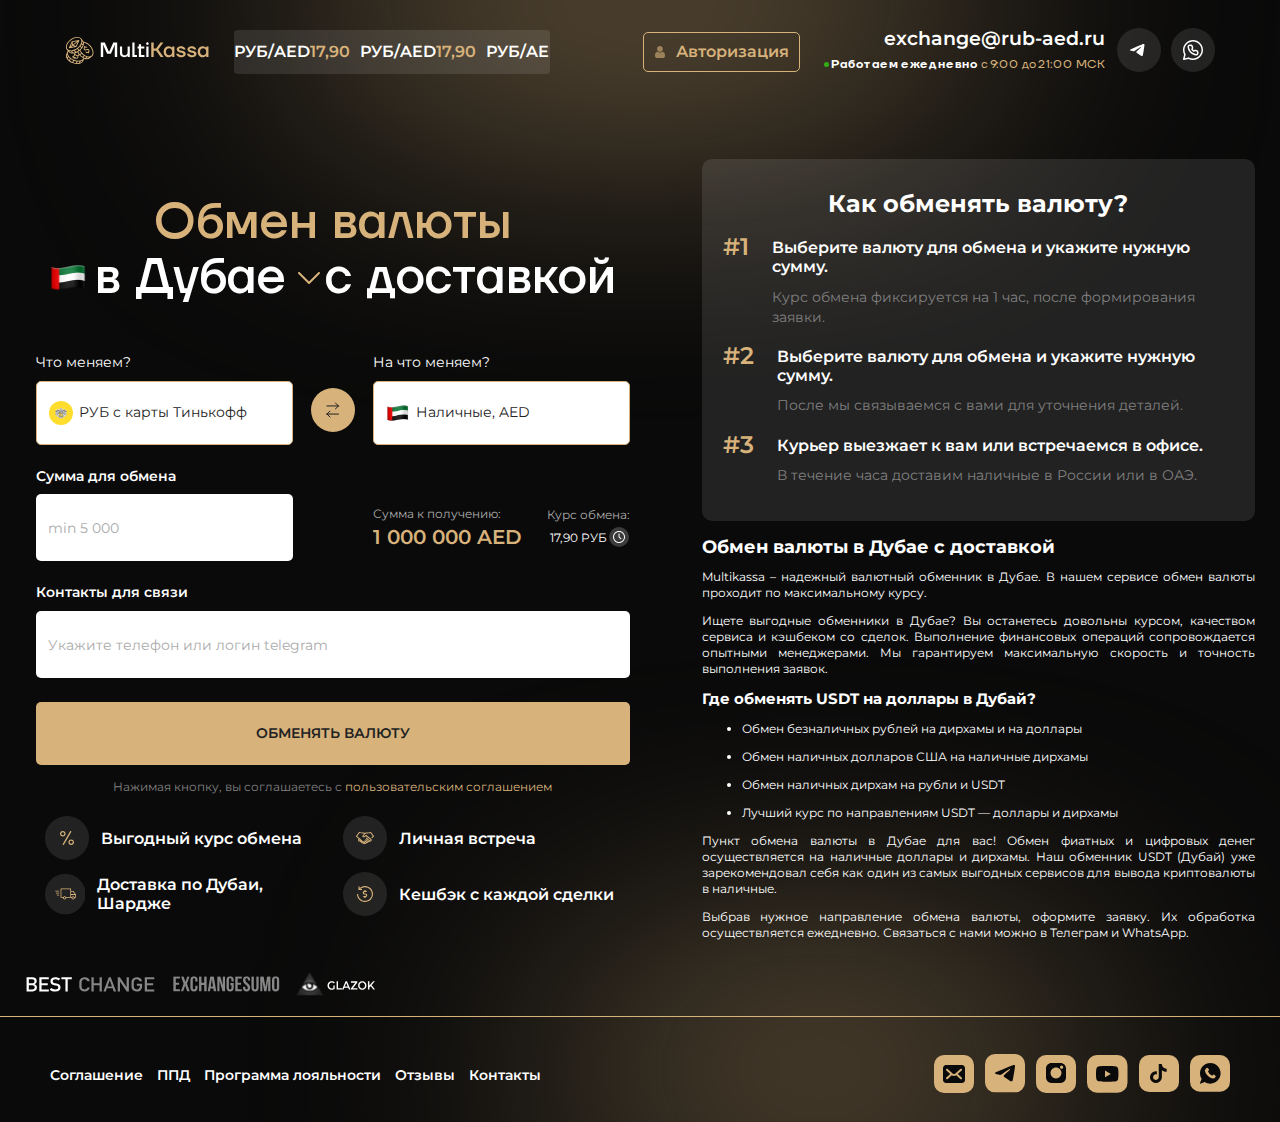
<file: index.html>
<!DOCTYPE html>
<html lang="en">
	<head>
		<meta charset="UTF-8" />
		<meta name="viewport" content="width=device-width, initial-scale=1.0" />
		<link rel="icon" type="image/png" href="./images/favicon-128x128.png" />
		<link rel="stylesheet" href="https://cdn.jsdelivr.net/npm/swiper@11/swiper-bundle.min.css" />
		<link rel="stylesheet" href="./css/style.min.css" />
		<title>MultiKassa</title>
	</head>

	<body>
		<div class="wrapper">
			<header class="header">
				<div class="header__inner">
					<a href="#" class="header__logo">
						<svg xmlns="http://www.w3.org/2000/svg" width="145" height="29" viewBox="0 0 145 29" fill="none">
							<path
								d="M35.7808 21.0328V6.53283H39.778L43.7752 15.5435H44.3011L48.2983 6.53283H52.1904V21.0328H49.771V10.8828L49.9814 8.91497H49.771L45.879 17.7185H42.0921L38.2001 8.91497H37.9897L38.2001 10.8828V21.0328H35.7808ZM54.9237 16.7864V10.4685H57.1327V16.5793C57.1327 17.5045 57.3359 18.1881 57.7428 18.63C58.1635 19.0581 58.8018 19.2721 59.6572 19.2721C60.5126 19.2721 61.214 18.989 61.761 18.4228C62.3219 17.8428 62.6025 17.0902 62.6025 16.165V10.4685H64.8115V21.0328H62.6025V19.5828H62.4973C62.329 19.859 62.0695 20.1352 61.7189 20.4114C60.9616 20.9638 60.099 21.24 59.1313 21.24C57.7988 21.24 56.7611 20.8602 56.0176 20.1007C55.2884 19.3412 54.9237 18.2364 54.9237 16.7864ZM67.3328 21.0328V6.53283H69.5418V19.065H71.9612V21.0328H67.3328ZM72.593 12.4364V10.4685H73.8552V8.18997H76.0642V10.4685H79.3251V12.4364H76.0642V19.065H79.4303V21.0328H73.8552V12.4364H72.593ZM81.492 8.54211C81.2396 8.29354 81.1133 7.98974 81.1133 7.63068C81.1133 7.27163 81.2396 6.96783 81.492 6.71925C81.7445 6.45688 82.0532 6.32568 82.4177 6.32568C82.7824 6.32568 83.0909 6.45688 83.3434 6.71925C83.6101 6.96783 83.7431 7.27163 83.7431 7.63068C83.7431 7.98974 83.6101 8.29354 83.3434 8.54211C83.0909 8.79068 82.7824 8.91497 82.4177 8.91497C82.0532 8.91497 81.7445 8.79068 81.492 8.54211ZM81.3237 21.0328V10.4685H83.5327V21.0328H81.3237Z"
								fill="white"
							/>
							<path
								d="M86.2595 21.0332V6.5332H88.6789V12.5403H91.0983L95.5162 6.5332H98.3563L93.202 13.4725L98.5667 21.0332H95.6214L91.2034 14.8189H88.6789V21.0332H86.2595ZM100.1 19.7282C99.1464 18.7063 98.6693 17.3806 98.6693 15.7511C98.6693 14.1215 99.1464 12.8027 100.1 11.7946C101.068 10.7727 102.274 10.2618 103.718 10.2618C104.63 10.2618 105.465 10.5241 106.222 11.0489C106.545 11.2699 106.832 11.5253 107.085 11.8153H107.19V10.4689H109.399V21.0332H107.19V19.5832H107.085C106.874 19.8732 106.587 20.1494 106.222 20.4118C105.465 20.9641 104.63 21.2403 103.718 21.2403C102.274 21.2403 101.068 20.7363 100.1 19.7282ZM101.825 13.1411C101.264 13.7487 100.983 14.6187 100.983 15.7511C100.983 16.8834 101.264 17.7534 101.825 18.3611C102.386 18.9687 103.158 19.2725 104.139 19.2725C105.065 19.2725 105.801 18.9687 106.348 18.3611C106.909 17.7396 107.19 16.8696 107.19 15.7511C107.19 14.6325 106.909 13.7694 106.348 13.1618C105.801 12.5403 105.065 12.2296 104.139 12.2296C103.158 12.2296 102.386 12.5334 101.825 13.1411ZM111.179 17.7189H113.598C113.696 17.9951 113.872 18.2575 114.124 18.5061C114.643 19.017 115.344 19.2725 116.228 19.2725C116.999 19.2725 117.56 19.1551 117.911 18.9203C118.261 18.6856 118.437 18.3887 118.437 18.0296C118.437 17.9053 118.409 17.7949 118.353 17.6982C118.297 17.5877 118.198 17.4911 118.058 17.4082C117.918 17.3253 117.785 17.2563 117.658 17.2011C117.532 17.132 117.343 17.0699 117.09 17.0146C116.838 16.9456 116.635 16.8973 116.48 16.8696C116.326 16.8282 116.088 16.773 115.765 16.7039C115.457 16.6349 115.225 16.5865 115.071 16.5589C112.827 16.0618 111.705 14.9984 111.705 13.3689C111.705 12.5403 112.091 11.8153 112.862 11.1939C113.633 10.5725 114.65 10.2618 115.912 10.2618C117.666 10.2618 118.977 10.8141 119.846 11.9189C120.239 12.4023 120.506 12.9546 120.646 13.5761H118.332C118.219 13.2999 118.065 13.0789 117.869 12.9132C117.378 12.4575 116.726 12.2296 115.912 12.2296C115.281 12.2296 114.804 12.3401 114.482 12.5611C114.173 12.782 114.019 13.0582 114.019 13.3896C114.019 13.5139 114.047 13.6313 114.103 13.7418C114.159 13.8384 114.257 13.9282 114.398 14.0111C114.538 14.0939 114.671 14.163 114.797 14.2182C114.937 14.2734 115.127 14.3356 115.365 14.4046C115.604 14.4599 115.807 14.5082 115.975 14.5496C116.144 14.5773 116.375 14.6256 116.67 14.6946C116.978 14.7499 117.217 14.7982 117.385 14.8396C119.629 15.3368 120.751 16.4001 120.751 18.0296C120.751 18.9134 120.344 19.673 119.531 20.3082C118.731 20.9296 117.63 21.2403 116.228 21.2403C114.405 21.2403 113.009 20.6534 112.041 19.4796C111.607 18.9411 111.319 18.3541 111.179 17.7189ZM121.903 17.7189H124.323C124.421 17.9951 124.596 18.2575 124.849 18.5061C125.367 19.017 126.069 19.2725 126.952 19.2725C127.724 19.2725 128.285 19.1551 128.635 18.9203C128.986 18.6856 129.161 18.3887 129.161 18.0296C129.161 17.9053 129.133 17.7949 129.077 17.6982C129.021 17.5877 128.923 17.4911 128.783 17.4082C128.642 17.3253 128.509 17.2563 128.383 17.2011C128.257 17.132 128.067 17.0699 127.815 17.0146C127.563 16.9456 127.359 16.8973 127.205 16.8696C127.05 16.8282 126.812 16.773 126.49 16.7039C126.181 16.6349 125.949 16.5865 125.795 16.5589C123.551 16.0618 122.429 14.9984 122.429 13.3689C122.429 12.5403 122.815 11.8153 123.586 11.1939C124.358 10.5725 125.375 10.2618 126.637 10.2618C128.39 10.2618 129.701 10.8141 130.571 11.9189C130.964 12.4023 131.23 12.9546 131.37 13.5761H129.056C128.944 13.2999 128.79 13.0789 128.593 12.9132C128.102 12.4575 127.45 12.2296 126.637 12.2296C126.006 12.2296 125.529 12.3401 125.206 12.5611C124.897 12.782 124.743 13.0582 124.743 13.3896C124.743 13.5139 124.771 13.6313 124.828 13.7418C124.884 13.8384 124.982 13.9282 125.122 14.0111C125.262 14.0939 125.396 14.163 125.522 14.2182C125.662 14.2734 125.851 14.3356 126.09 14.4046C126.328 14.4599 126.532 14.5082 126.7 14.5496C126.868 14.5773 127.1 14.6256 127.394 14.6946C127.703 14.7499 127.941 14.7982 128.11 14.8396C130.353 15.3368 131.476 16.4001 131.476 18.0296C131.476 18.9134 131.069 19.673 130.255 20.3082C129.456 20.9296 128.355 21.2403 126.952 21.2403C125.129 21.2403 123.734 20.6534 122.766 19.4796C122.331 18.9411 122.043 18.3541 121.903 17.7189ZM134.163 19.7282C133.21 18.7063 132.733 17.3806 132.733 15.7511C132.733 14.1215 133.21 12.8027 134.163 11.7946C135.131 10.7727 136.337 10.2618 137.782 10.2618C138.694 10.2618 139.528 10.5241 140.285 11.0489C140.608 11.2699 140.895 11.5253 141.148 11.8153H141.253V10.4689H143.462V21.0332H141.253V19.5832H141.148C140.937 19.8732 140.65 20.1494 140.285 20.4118C139.528 20.9641 138.694 21.2403 137.782 21.2403C136.337 21.2403 135.131 20.7363 134.163 19.7282ZM135.888 13.1411C135.327 13.7487 135.047 14.6187 135.047 15.7511C135.047 16.8834 135.327 17.7534 135.888 18.3611C136.45 18.9687 137.221 19.2725 138.203 19.2725C139.128 19.2725 139.865 18.9687 140.412 18.3611C140.973 17.7396 141.253 16.8696 141.253 15.7511C141.253 14.6325 140.973 13.7694 140.412 13.1618C139.865 12.5403 139.128 12.2296 138.203 12.2296C137.221 12.2296 136.45 12.5334 135.888 13.1411Z"
								fill="#D7B27B"
							/>
							<path d="M4.34221 12.16C4.36636 12.16 4.39044 12.1581 4.41429 12.1544L11.1254 11.1074C11.2006 11.0957 11.2718 11.0657 11.3323 11.0203C11.3929 10.9749 11.4411 10.9153 11.4725 10.847L14.279 4.75404C14.3133 4.67953 14.3265 4.59725 14.3172 4.51595C14.3078 4.43466 14.2763 4.35738 14.2259 4.2923C14.1756 4.22719 14.1083 4.17678 14.0312 4.14631C13.954 4.11588 13.8699 4.10654 13.7879 4.11935L7.07672 5.16632C7.00151 5.17804 6.93043 5.208 6.86984 5.25344C6.80928 5.29889 6.76109 5.35842 6.72963 5.42671L3.92317 11.5197C3.89138 11.5887 3.87766 11.6645 3.88333 11.74C3.88896 11.8156 3.91375 11.8886 3.95544 11.9523C3.99712 12.016 4.05438 12.0684 4.12196 12.1046C4.18951 12.1409 4.26524 12.16 4.34221 12.16ZM7.7033 9.7551L9.39384 10.46L6.07308 10.978L7.7033 9.7551ZM7.98874 8.4017L7.66401 5.99227L12.1291 5.2957L7.98874 8.4017ZM7.1455 9.03428L5.51532 10.2572L6.90399 7.24233L7.1455 9.03428ZM10.8197 10.0703L8.5465 9.12252L12.6869 6.01653L10.8197 10.0703Z" fill="#D7B27B" />
							<path
								d="M28.4586 15.7162C28.1834 13.7268 27.1742 11.6257 25.6168 9.80013C23.6027 7.43931 20.9994 5.91802 18.6166 5.69927C18.4826 5.38104 18.3075 5.08119 18.0956 4.80713L16.4221 2.64454C15.429 1.36115 13.7209 0.755052 11.6121 0.93764C9.58072 1.11362 7.40126 2.00626 5.47515 3.4512C3.54905 4.89613 2.09646 6.72814 1.385 8.60979C0.646411 10.5631 0.786575 12.3456 1.77968 13.6291L2.74164 14.8722C2.55019 15.1304 2.39114 15.4104 2.26794 15.7061L1.22246 18.2225C0.601975 19.7158 0.936877 21.473 2.16542 23.1704C3.34886 24.8055 5.23487 26.2031 7.47602 27.1059C9.11148 27.7646 10.7994 28.1049 12.3728 28.1049C12.94 28.1065 13.5064 28.0592 14.0654 27.9637C16.1499 27.6008 17.6397 26.5785 18.2601 25.0852L19.2426 22.7204C19.4175 22.7873 19.5927 22.8483 19.7682 22.9036C20.4626 23.1299 21.1883 23.2492 21.9197 23.2573C23.0539 23.2573 24.0551 22.9271 24.8414 22.2768L26.9557 20.5281C28.2104 19.4904 28.7442 17.7815 28.4586 15.7162ZM15.3473 18.8853L16.7563 17.72C17.3758 18.404 18.0646 19.0241 18.8119 19.5706L17.4232 20.7191C16.6648 20.1849 15.9686 19.5699 15.3473 18.8853ZM14.7556 18.1912C14.5636 17.9497 14.3813 17.7029 14.2086 17.4508C14.1885 17.4166 14.1675 17.3829 14.1451 17.3498L14.141 17.3525C13.8008 16.848 13.4993 16.3193 13.2391 15.7707C13.6338 15.5308 14.0208 15.2689 14.4001 14.9849C14.499 14.9108 14.5965 14.8355 14.6927 14.7591C15.1047 15.5615 15.5978 16.3209 16.1644 17.026L14.7556 18.1912ZM13.4662 18.7C13.3738 18.9224 13.1954 19.0996 12.9703 19.1926C12.7453 19.2855 12.4919 19.2866 12.2659 19.1957L10.1361 18.3378L10.7055 16.9674C11.3007 16.7623 11.8794 16.5132 12.4367 16.2225C12.7231 16.8193 13.0556 17.3935 13.4314 17.9401C13.4928 18.0567 13.5277 18.185 13.5338 18.3163C13.5397 18.4475 13.5167 18.5784 13.4662 18.7ZM12.4176 20.5227C12.488 20.688 12.5071 20.8701 12.4723 21.0461C12.4376 21.222 12.3507 21.3839 12.2225 21.5112C12.0944 21.6385 11.9307 21.7255 11.7524 21.7612C11.574 21.797 11.3888 21.7798 11.2204 21.7119L9.09064 20.8541L9.78764 19.1766L11.9173 20.0344C12.0294 20.0792 12.1313 20.1454 12.2172 20.2292C12.303 20.313 12.3712 20.4128 12.4176 20.5227ZM5.86808 15.3679C5.91727 15.3679 5.96696 15.3671 6.0167 15.3662L6.97024 16.5985C5.757 16.4888 4.79009 16.0241 4.18524 15.2424L4.10542 15.1393C4.67937 15.2956 5.27261 15.3725 5.86808 15.3679ZM8.18251 16.5958C8.16439 16.5973 8.14652 16.5985 8.12846 16.5999L7.1041 15.2762C7.76644 15.1785 8.41775 15.0188 9.04918 14.799L10.134 16.2009C9.5001 16.4024 8.84572 16.5349 8.18251 16.5958ZM12.3562 13.0912L13.4714 14.5325C12.7128 15.0663 11.8965 15.516 11.0377 15.8734L9.93856 14.4531C10.7894 14.0812 11.5994 13.6249 12.3562 13.0912ZM14.2035 13.9833L13.0883 12.5421C13.8117 11.9653 14.4735 11.3174 15.0634 10.6085L16.1626 12.0288C15.5846 12.7493 14.9276 13.4048 14.2035 13.9833ZM16.723 11.2578L15.6383 9.85599C16.021 9.31491 16.3503 8.73902 16.6218 8.1362L17.6461 9.45994C17.6398 9.4767 17.6341 9.49337 17.6277 9.51016C17.392 10.1236 17.0886 10.7096 16.723 11.2578ZM17.9521 8.3601L16.9987 7.12795C17.1875 6.52045 17.2835 5.88867 17.2838 5.25338L17.3634 5.35634C17.9683 6.138 18.1668 7.17929 17.9521 8.3601ZM2.24755 8.92599C2.89912 7.20281 4.24346 5.5145 6.03295 4.17206C7.82244 2.82963 9.83244 2.00156 11.6927 1.84038C11.9114 1.82143 12.1245 1.81199 12.3318 1.81206C13.8143 1.81206 14.9927 2.29259 15.69 3.19374C16.4849 4.22094 16.5787 5.69615 15.9543 7.34759C15.3027 9.07076 13.9583 10.7591 12.1689 12.1016C10.3794 13.444 8.36936 14.272 6.50912 14.4332C4.72646 14.5876 3.30731 14.1072 2.51231 13.0805L2.51178 13.0798C1.71697 12.0526 1.62312 10.5774 2.24755 8.92599ZM3.45312 15.7916C4.3303 16.9253 5.76519 17.5304 7.54147 17.5304C7.77615 17.5304 8.01673 17.5198 8.2632 17.4985C8.70555 17.4592 9.14456 17.3895 9.57703 17.2899L8.23876 20.5109L7.38689 20.1678L7.03837 21.0066L7.89024 21.3497L7.54176 22.1885L8.39363 22.5316L8.74215 21.6929L9.59403 22.036L9.24551 22.8748L10.0974 23.2179L10.4459 22.3792L10.8718 22.5507C11.2088 22.6864 11.5791 22.7207 11.9359 22.6493C12.2926 22.5778 12.6199 22.4038 12.8762 22.1492C13.1325 21.8946 13.3064 21.5708 13.3758 21.219C13.4453 20.8671 13.4072 20.5028 13.2664 20.1722C13.2512 20.1365 13.2346 20.1016 13.2172 20.0672C13.4576 19.9855 13.678 19.8554 13.8646 19.6854C14.0512 19.5154 14.1999 19.3091 14.3013 19.0795C14.3144 19.095 14.3272 19.1108 14.3404 19.1263C15.5298 20.5204 16.935 21.6317 18.3979 22.3511C17.8682 23.4787 16.6506 24.259 14.9506 24.5549C13.1117 24.8751 10.9522 24.5895 8.87006 23.7508C6.78779 22.9121 5.04423 21.6255 3.96045 20.1281C2.92176 18.693 2.62321 17.2445 3.11982 16.0493C3.17978 15.9062 3.25076 15.7678 3.33213 15.6352L3.45312 15.7916ZM8.09836 24.4114L7.40158 26.0883C6.54977 25.7148 5.74243 25.2499 4.99426 24.702L5.6809 23.0493C6.43762 23.583 7.24762 24.0394 8.09836 24.4114ZM8.95056 24.7537C9.82201 25.0757 10.7245 25.3094 11.6441 25.4512L10.9574 27.1039C10.0337 26.9785 9.12689 26.7529 8.25346 26.4314L8.95056 24.7537ZM2.07433 18.5656L2.12411 18.4458C2.29193 19.0593 2.55137 19.6447 2.89394 20.1831L2.29827 21.6168C1.7795 20.5314 1.69644 19.4751 2.07433 18.5656ZM2.91496 22.6445C2.90439 22.6299 2.89437 22.6152 2.88395 22.6006L3.5239 21.0604C3.94502 21.5731 4.41494 22.045 4.92729 22.4696L4.24958 24.1008C3.75192 23.6649 3.30436 23.1766 2.91496 22.6445ZM11.9165 27.189L12.5944 25.5576C12.8717 25.5777 13.1468 25.5885 13.4182 25.5885C13.8127 25.5888 14.2067 25.5663 14.5984 25.521L13.9584 27.0614C13.9406 27.0647 13.9231 27.0682 13.9051 27.0713C13.2486 27.1821 12.5817 27.2216 11.9165 27.189ZM15.0765 26.7639L15.6722 25.3302C16.2998 25.1826 16.9016 24.944 17.458 24.6222L17.4082 24.742C17.0303 25.6516 16.2192 26.3477 15.0765 26.7639ZM18.232 21.2337L19.6026 20.1001C20.1697 20.4508 20.7695 20.7473 21.394 20.9856L20.0998 22.0559C20.0825 22.0506 20.0653 22.0457 20.048 22.0403C19.4145 21.8376 18.8055 21.5672 18.232 21.2337ZM24.2494 21.5829C23.4852 22.2149 22.4382 22.4596 21.2301 22.3046L22.4347 21.3083C22.9578 21.4379 23.4947 21.5052 24.034 21.5087C24.141 21.5087 24.2464 21.5048 24.3509 21.4989L24.2494 21.5829ZM26.3637 19.8342C25.3594 20.6648 23.8673 20.8271 22.1623 20.2916C20.3832 19.7328 18.6065 18.4909 17.1595 16.7947C16.467 15.9888 15.8806 15.1 15.414 14.1495C16.8358 12.8636 17.9097 11.3616 18.4903 9.82636C18.9213 8.68643 19.0525 7.60486 18.8901 6.64652C20.9192 6.96144 23.1814 8.3544 24.912 10.383C26.359 12.0791 27.2946 14.0166 27.5465 15.8385C27.788 17.5846 27.368 19.0036 26.3637 19.8342Z"
								fill="#D7B27B"
							/>
							<path
								d="M20.2395 16.0971L21.0454 15.5694C21.1956 15.7249 21.3676 15.8409 21.5613 15.9172C21.9868 16.0884 22.419 16.0303 22.8577 15.743C23.2114 15.5114 23.4258 15.2695 23.5008 15.0172C23.5724 14.7599 23.5266 14.5105 23.3635 14.2691C23.2344 14.0779 23.0524 13.9758 22.8175 13.9627C22.5871 13.9467 22.2998 13.9897 21.9555 14.0918C21.2871 14.2973 20.821 14.4102 20.5571 14.4306C19.8375 14.5028 19.2891 14.2597 18.9119 13.7013C18.657 13.324 18.557 12.9034 18.6117 12.4395C18.6709 11.9726 18.8927 11.5698 19.2773 11.2309L18.793 10.514L19.5654 10.0083L20.0496 10.7252C20.6526 10.4899 21.2324 10.5166 21.7889 10.8051C22.0447 10.9352 22.2748 11.1038 22.4793 11.3109L21.6734 11.8386C21.5469 11.7182 21.406 11.6291 21.2506 11.5712C20.8927 11.4428 20.5167 11.5076 20.1227 11.7656C19.8183 11.965 19.6331 12.1879 19.5671 12.4343C19.501 12.6806 19.5427 12.9145 19.6923 13.1359C19.9165 13.4679 20.3876 13.5295 21.1053 13.3207C21.1648 13.3035 21.2792 13.2722 21.4486 13.2265C21.6145 13.1759 21.7351 13.1441 21.8103 13.1312C21.8866 13.1102 22.0044 13.0839 22.1637 13.0521C22.3242 13.0124 22.4493 12.9921 22.5391 12.9913C22.629 12.9905 22.7453 12.9906 22.8879 12.9914C23.0272 12.9873 23.1452 13.0044 23.2421 13.0425C23.34 13.0727 23.4447 13.113 23.5562 13.1634C23.6721 13.2108 23.7787 13.2825 23.8758 13.3785C23.9696 13.4695 24.0589 13.5779 24.1439 13.7036C24.4293 14.1262 24.5328 14.5663 24.4545 15.0239C24.3773 15.4736 24.1492 15.8769 23.7704 16.2338L24.2546 16.9506L23.4823 17.4564L22.9981 16.7395C22.3044 17.0414 21.6438 17.0241 21.0162 16.6877C20.7267 16.5363 20.4678 16.3394 20.2395 16.0971Z"
								fill="#D7B27B"
							/>
						</svg>
					</a>

					<div class="header__line">
						<div class="items-wrap">
							<div class="items marquee">
								<div class="item">
									<span class="val__name">РУБ/AED</span>
									<span class="val__prise">17,90</span>
								</div>
								<div class="item">
									<span class="val__name">РУБ/AED</span>
									<span class="val__prise">17,90</span>
								</div>
								<div class="item">
									<span class="val__name">РУБ/AED</span>
									<span class="val__prise">17,90</span>
								</div>
								<div class="item">
									<span class="val__name">РУБ/AED</span>
									<span class="val__prise">17,90</span>
								</div>
								<div class="item">
									<span class="val__name">РУБ/AED</span>
									<span class="val__prise">17,90</span>
								</div>
								<div class="item">
									<span class="val__name">РУБ/AED</span>
									<span class="val__prise">17,90</span>
								</div>
								<div class="item">
									<span class="val__name">РУБ/AED</span>
									<span class="val__prise">17,90</span>
								</div>
								<div class="item">
									<span class="val__name">РУБ/AED</span>
									<span class="val__prise">17,90</span>
								</div>
								<div class="item">
									<span class="val__name">РУБ/AED</span>
									<span class="val__prise">17,90</span>
								</div>
								<div class="item">
									<span class="val__name">РУБ/AED</span>
									<span class="val__prise">17,90</span>
								</div>
							</div>
							<div aria-hidden="true" class="items marquee">
								<div class="item">
									<span class="val__name">РУБ/AED</span>
									<span class="val__prise">17,90</span>
								</div>
								<div class="item">
									<span class="val__name">РУБ/AED</span>
									<span class="val__prise">17,90</span>
								</div>
								<div class="item">
									<span class="val__name">РУБ/AED</span>
									<span class="val__prise">17,90</span>
								</div>
								<div class="item">
									<span class="val__name">РУБ/AED</span>
									<span class="val__prise">17,90</span>
								</div>
								<div class="item">
									<span class="val__name">РУБ/AED</span>
									<span class="val__prise">17,90</span>
								</div>
								<div class="item">
									<span class="val__name">РУБ/AED</span>
									<span class="val__prise">17,90</span>
								</div>
								<div class="item">
									<span class="val__name">РУБ/AED</span>
									<span class="val__prise">17,90</span>
								</div>
								<div class="item">
									<span class="val__name">РУБ/AED</span>
									<span class="val__prise">17,90</span>
								</div>
								<div class="item">
									<span class="val__name">РУБ/AED</span>
									<span class="val__prise">17,90</span>
								</div>
								<div class="item">
									<span class="val__name">РУБ/AED</span>
									<span class="val__prise">17,90</span>
								</div>
							</div>
						</div>
					</div>
					<div class="header__nav">
						<ul class="header__nav-list">
							<li><a href="./loyalty.html" class="header__nav-link">Программа лояльности</a></li>
							<li><a href="./articles.html" class="header__nav-link">Статьи</a></li>
							<li><a href="./feedbacks.html" class="header__nav-link">Отзывы</a></li>
							<li><a href="./contact.html" class="header__nav-link">Контакты</a></li>
						</ul>
					</div>
					<div class="header__user">
						<button class="user__btn">
							<svg xmlns="http://www.w3.org/2000/svg" width="12" height="12" viewBox="0 0 12 12" fill="none">
								<g opacity="0.6" clip-path="url(#clip0_1_2633)">
									<path d="M5.91473 5.78043C6.70886 5.78043 7.39651 5.49561 7.95837 4.93367C8.52023 4.37181 8.80505 3.68434 8.80505 2.89013C8.80505 2.09618 8.52023 1.40862 7.95828 0.846585C7.39633 0.284819 6.70877 0 5.91473 0C5.12051 0 4.43304 0.284819 3.87119 0.846676C3.30933 1.40853 3.02441 2.09609 3.02441 2.89013C3.02441 3.68434 3.30933 4.3719 3.87128 4.93376C4.43323 5.49552 5.12079 5.78043 5.91473 5.78043Z" fill="#D7B27B" />
									<path
										d="M10.9718 9.22731C10.9556 8.99349 10.9228 8.73842 10.8745 8.46908C10.8258 8.19771 10.7631 7.94118 10.688 7.70672C10.6105 7.46438 10.505 7.22506 10.3747 6.99572C10.2393 6.75769 10.0804 6.55041 9.90207 6.37985C9.71558 6.20141 9.48724 6.05795 9.22321 5.95331C8.96008 5.84921 8.66849 5.79648 8.35657 5.79648C8.23407 5.79648 8.1156 5.84674 7.88681 5.9957C7.746 6.08752 7.5813 6.19372 7.39746 6.31119C7.24026 6.41134 7.02731 6.50519 6.76428 6.59015C6.50766 6.67318 6.2471 6.7153 5.98993 6.7153C5.73276 6.7153 5.47229 6.67318 5.21539 6.59015C4.95264 6.50528 4.73969 6.41144 4.58267 6.31128C4.40057 6.19491 4.23578 6.08871 4.09286 5.9956C3.86435 5.84665 3.74579 5.79639 3.62329 5.79639C3.31128 5.79639 3.01978 5.84921 2.75674 5.9534C2.49289 6.05786 2.26447 6.20132 2.07779 6.37994C1.89954 6.5506 1.74051 6.75778 1.60538 6.99572C1.4751 7.22506 1.36963 7.46429 1.29199 7.70681C1.21701 7.94128 1.1543 8.19771 1.10559 8.46908C1.05734 8.73806 1.02457 8.99321 1.00836 9.22759C0.992432 9.4572 0.984375 9.69551 0.984375 9.9362C0.984375 10.5626 1.1835 11.0697 1.57617 11.4437C1.96399 11.8128 2.47714 12 3.10117 12H8.87924C9.50327 12 10.0162 11.8128 10.4041 11.4437C10.7969 11.07 10.996 10.5628 10.996 9.93611C10.9959 9.69432 10.9878 9.45583 10.9718 9.22731Z"
										fill="#D7B27B"
									/>
								</g>
								<defs>
									<clipPath id="clip0_1_2633">
										<rect width="12" height="12" fill="white" />
									</clipPath>
								</defs>
							</svg>
							<span class="user__btn-text">Авторизация</span>
						</button>
					</div>
					<div class="header__contact">
						<div class="header__contact-link">
							<a href="mailto:exchange@rub-aed.ru">exchange@rub-aed.ru</a>
						</div>
						<div class="header__contact-bottom">
							<svg xmlns="http://www.w3.org/2000/svg" width="5" height="5" viewBox="0 0 5 5" fill="none">
								<circle cx="2.5" cy="2.5" r="2.5" fill="#32AD13" />
							</svg>
							<span>Работаем ежедневно <i>с 9:00 до 21:00 МСК</i></span>
						</div>
					</div>
					<div class="header__social">
						<a href="#" class="header__social-link">
							<svg xmlns="http://www.w3.org/2000/svg" width="44" height="44" viewBox="0 0 44 44" fill="none">
								<rect width="44" height="44" rx="22" fill="white" fill-opacity="0.1" />
								<path fill-rule="evenodd" clip-rule="evenodd" d="M13.9954 21.1659C17.8824 19.4724 20.4743 18.356 21.7711 17.8166C25.4739 16.2765 26.2434 16.0089 26.7448 16.0001C26.8551 15.9982 27.1018 16.0255 27.2615 16.1551C27.3964 16.2646 27.4335 16.4124 27.4513 16.5162C27.469 16.62 27.4911 16.8564 27.4736 17.0411C27.2729 19.1494 26.4047 24.2657 25.963 26.6271C25.7761 27.6263 25.408 27.9613 25.0518 27.9941C24.2775 28.0653 23.6895 27.4823 22.9396 26.9908C21.7661 26.2215 21.1031 25.7426 19.964 24.992C18.6476 24.1245 19.501 23.6477 20.2512 22.8685C20.4475 22.6646 23.8591 19.5615 23.9251 19.28C23.9334 19.2448 23.941 19.1136 23.8631 19.0443C23.7851 18.975 23.67 18.9987 23.587 19.0175C23.4693 19.0442 21.5946 20.2833 17.9629 22.7348C17.4308 23.1002 16.9488 23.2783 16.517 23.2689C16.0409 23.2586 15.1251 22.9998 14.4444 22.7785C13.6094 22.507 12.9457 22.3635 13.0035 21.9026C13.0336 21.6625 13.3642 21.4169 13.9954 21.1659Z" fill="white" />
							</svg>
						</a>
						<a href="#" class="header__social-link">
							<svg width="44" height="44" viewBox="0 0 44 44" fill="none" xmlns="http://www.w3.org/2000/svg">
								<rect width="44" height="44" rx="22" fill="white" fill-opacity="0.1" />
								<path
									fill-rule="evenodd"
									clip-rule="evenodd"
									d="M22 12C16.4771 12 12 16.4771 12 22C12 23.64 12.3954 25.1896 13.0964 26.5569L12.0204 31.0762C11.9908 31.2009 11.9935 31.331 12.0285 31.4542C12.0634 31.5774 12.1292 31.6896 12.2198 31.7802C12.3104 31.8708 12.4226 31.9366 12.5458 31.9715C12.669 32.0065 12.7991 32.0092 12.9237 31.9796L17.4431 30.9036C18.8104 31.6046 20.36 32 22 32C27.5229 32 32 27.5229 32 22C32 16.4771 27.5229 12 22 12ZM13.5 22C13.5 17.3056 17.3056 13.5 22 13.5C26.6944 13.5 30.5 17.3056 30.5 22C30.5 26.6944 26.6944 30.5 22 30.5C20.5145 30.5 19.12 30.1196 17.9066 29.4514C17.7433 29.3615 17.5524 29.3356 17.3711 29.3787L13.7619 30.2381L14.6212 26.6289C14.6644 26.4476 14.6385 26.2566 14.5486 26.0934C13.8804 24.8799 13.5 23.4855 13.5 22ZM19.2529 24.7471C20.7497 26.2439 22.7456 27.248 24.972 27.487C26.444 27.6449 27.5 26.4321 27.5 25.1724V24.2979C27.5 23.7883 27.3357 23.2923 27.0315 22.8834C26.7274 22.4746 26.2995 22.1747 25.8114 22.0282L25.7417 22.0074L25.6705 21.9934L24.6677 21.7959C24.3453 21.7124 24.0089 21.6979 23.6804 21.7532C23.3519 21.8085 23.0388 21.9324 22.7615 22.1169C22.4351 21.8597 22.1403 21.5649 21.8831 21.2385C22.0676 20.9611 22.1916 20.648 22.247 20.3195C22.3023 19.991 22.2877 19.6545 22.2042 19.332L22.0065 18.3294L21.9925 18.2581L21.9716 18.1885C21.8252 17.7005 21.5253 17.2726 21.1165 16.9684C20.7077 16.6643 20.2118 16.5 19.7022 16.5H18.8275C17.5679 16.5 16.355 17.5557 16.5129 19.0279C16.7519 21.2541 17.7559 23.2502 19.2529 24.7471ZM23.4594 23.4747C23.5704 23.3638 23.7094 23.2849 23.8616 23.2466C24.0138 23.2082 24.1735 23.2118 24.3239 23.2569L25.3805 23.465C25.5596 23.5188 25.7165 23.6288 25.8281 23.7789C25.9397 23.9289 26 24.1109 26 24.2979V25.1724C26 25.6525 25.6095 26.0467 25.1321 25.9955C23.9394 25.8681 22.7907 25.4736 21.7712 24.8415C21.2425 24.5139 20.7534 24.1263 20.3136 23.6864C19.8737 23.2466 19.4861 22.7575 19.1585 22.2287C18.5264 21.2093 18.132 20.0605 18.0045 18.8677C17.9532 18.3904 18.3475 18 18.8275 18H19.7021C19.8891 18 20.071 18.0604 20.221 18.172C20.3709 18.2836 20.4809 18.4406 20.5346 18.6196L20.743 19.676C20.7881 19.8264 20.7917 19.9861 20.7533 20.1384C20.715 20.2906 20.6361 20.4296 20.5251 20.5406L20.3851 20.6806C20.2925 20.7729 20.2259 20.888 20.192 21.0142C20.1455 21.1896 20.1665 21.3794 20.2674 21.5421C20.5419 21.9854 20.8668 22.3955 21.2355 22.7642C21.6042 23.133 22.0144 23.458 22.4577 23.7325C22.6205 23.8332 22.8101 23.8544 22.9856 23.8079C23.1119 23.774 23.227 23.7074 23.3192 23.6147L23.4594 23.4747Z"
									fill="white"
								/>
							</svg>
						</a>
					</div>
				</div>
			</header>
			<main class="main">
				<div class="body__line">
					<div class="items-wrap">
						<div class="items marquee">
							<div class="item">
								<span class="val__name">РУБ/AED</span>
								<span class="val__prise">17,90</span>
							</div>
							<div class="item">
								<span class="val__name">РУБ/AED</span>
								<span class="val__prise">17,90</span>
							</div>
							<div class="item">
								<span class="val__name">РУБ/AED</span>
								<span class="val__prise">17,90</span>
							</div>
							<div class="item">
								<span class="val__name">РУБ/AED</span>
								<span class="val__prise">17,90</span>
							</div>
							<div class="item">
								<span class="val__name">РУБ/AED</span>
								<span class="val__prise">17,90</span>
							</div>
							<div class="item">
								<span class="val__name">РУБ/AED</span>
								<span class="val__prise">17,90</span>
							</div>
							<div class="item">
								<span class="val__name">РУБ/AED</span>
								<span class="val__prise">17,90</span>
							</div>
							<div class="item">
								<span class="val__name">РУБ/AED</span>
								<span class="val__prise">17,90</span>
							</div>
							<div class="item">
								<span class="val__name">РУБ/AED</span>
								<span class="val__prise">17,90</span>
							</div>
							<div class="item">
								<span class="val__name">РУБ/AED</span>
								<span class="val__prise">17,90</span>
							</div>
						</div>
						<div aria-hidden="true" class="items marquee">
							<div class="item">
								<span class="val__name">РУБ/AED</span>
								<span class="val__prise">17,90</span>
							</div>
							<div class="item">
								<span class="val__name">РУБ/AED</span>
								<span class="val__prise">17,90</span>
							</div>
							<div class="item">
								<span class="val__name">РУБ/AED</span>
								<span class="val__prise">17,90</span>
							</div>
							<div class="item">
								<span class="val__name">РУБ/AED</span>
								<span class="val__prise">17,90</span>
							</div>
							<div class="item">
								<span class="val__name">РУБ/AED</span>
								<span class="val__prise">17,90</span>
							</div>
							<div class="item">
								<span class="val__name">РУБ/AED</span>
								<span class="val__prise">17,90</span>
							</div>
							<div class="item">
								<span class="val__name">РУБ/AED</span>
								<span class="val__prise">17,90</span>
							</div>
							<div class="item">
								<span class="val__name">РУБ/AED</span>
								<span class="val__prise">17,90</span>
							</div>
							<div class="item">
								<span class="val__name">РУБ/AED</span>
								<span class="val__prise">17,90</span>
							</div>
							<div class="item">
								<span class="val__name">РУБ/AED</span>
								<span class="val__prise">17,90</span>
							</div>
						</div>
					</div>
				</div>
				<div class="container">
					<div class="main__inner">
						<div class="calc">
							<div class="calc__top">
								<div class="calc__country">
									<!-- <div class="country__flag">
                  <img class="country__flag-img" src="./images/flag.png" alt="">
                </div> -->
									<h1 class="section__title">
										<span class="yel">Обмен валюты</span>
										<span class="country">
											<img src="./images/flag.png" alt="" />
											<city class="city">в Дубае</city> с доставкой
										</span>
									</h1>
								</div>

								<div class="country__dropdown">
									<div class="country__dropdown-top">
										<input type="text" placeholder="Выберете город" />
									</div>
									<div class="country__dropdown-wrap">
										<div class="country__dropdown-body">
											<div class="country__dropdown-item">
												<img src="./images/flag.png" alt="" />
												<span>Дубай</span>
											</div>
											<div class="country__dropdown-item">
												<img src="./images/moscow.svg" alt="" />
												<span>Москва</span>
											</div>
										</div>
									</div>
								</div>
							</div>
							<div class="calc__inner">
								<div class="calc-left">
									<svg xmlns="http://www.w3.org/2000/svg" width="76" height="42" viewBox="0 0 76 42" fill="none">
										<path d="M1.37494 41.434C-5.55741 -11.5296 30.2896 -7.78457 74.7477 24.9933M74.7477 24.9933L63.0985 24.22M74.7477 24.9933L70.0649 14.8404" stroke="#D7B27B" />
									</svg>

									<span> Укажите валюту, которую хотите обменять </span>
								</div>
								<div class="calc-body">
									<div class="calc-body-top">
										<div class="calc-body-left calc-widget">
											<div class="calc-body-heading">Что меняем?</div>
											<div class="calc-widget-top">
												<img src="./images/tink.svg" alt="" />
												<span> РУБ c карты Тинькофф</span>
											</div>
											<div class="calc-widget-drop-wrap">
												<div class="calc-widget-drop">
													<div class="calc-widget-drop-item">
														<img src="./images/flag.png" alt="" />
														<span>aaaaaaaaaaaaa</span>
													</div>
													<div class="calc-widget-drop-item">
														<img src="./images/tink.svg" alt="" />
														<span>dddddddddddd</span>
													</div>
													<div class="calc-widget-drop-item">
														<img src="./images/flag.png" alt="" />
														<span>Lorem, ipsum dolor.</span>
													</div>
												</div>
											</div>
										</div>
										<button class="replace">
											<svg xmlns="http://www.w3.org/2000/svg" width="44" height="44" viewBox="0 0 44 44" fill="none">
												<circle cx="22" cy="22" r="22" fill="#D7B27B" />
												<path d="M16 17.9474H27.4211M27.4211 17.9474L24.4737 15M27.4211 17.9474L24.4737 20.8947" stroke="#222222" stroke-linecap="square" />
												<path d="M27.4211 26.0528H16.0001M16.0001 26.0528L18.9475 23.1055M16.0001 26.0528L18.9475 29.0002" stroke="#222222" stroke-linecap="square" />
											</svg>
										</button>
										<div class="calc-body-right calc-widget">
											<div class="calc-body-heading">На что меняем?</div>

											<div class="calc-widget-top">
												<img src="./images/flag.png" alt="" />
												<span> Наличные, AED</span>
											</div>
											<div class="calc-widget-drop-wrap">
												<div class="calc-widget-drop">
													<div class="calc-widget-drop-item">
														<img src="./images/flag.png" alt="" />
														<span>aaaaaaaaaaaaa</span>
													</div>
													<div class="calc-widget-drop-item">
														<img src="./images/tink.svg" alt="" />
														<span>dddddddddddd</span>
													</div>
													<div class="calc-widget-drop-item">
														<img src="./images/flag.png" alt="" />
														<span>Lorem, ipsum dolor.</span>
													</div>
												</div>
											</div>
										</div>
									</div>
									<div class="calc-body-box">
										<div class="calc-body-heading">Сумма для обмена</div>
										<div class="calc-body-midle">
											<input type="number" placeholder="min 5 000" />
											<div class="price-box">
												<div class="price-box-val">
													<p>Сумма к получению:</p>
													<span>1 000 000 AED</span>
												</div>
												<div class="price-box-course">
													<p>Курс обмена:</p>
													<div class="prise-course">
														<span>17,90 РУБ</span>
														<svg xmlns="http://www.w3.org/2000/svg" width="21" height="20" viewBox="0 0 21 20" fill="none">
															<circle opacity="0.2" cx="10.0256" cy="10" r="10" fill="white" />
															<path fill-rule="evenodd" clip-rule="evenodd" d="M15.0256 10C15.0256 12.7614 12.7871 15 10.0256 15C7.26421 15 5.02563 12.7614 5.02563 10C5.02563 7.23858 7.26421 5 10.0256 5C12.7871 5 15.0256 7.23858 15.0256 10ZM16.0256 10C16.0256 13.3137 13.3393 16 10.0256 16C6.71193 16 4.02563 13.3137 4.02563 10C4.02563 6.68629 6.71193 4 10.0256 4C13.3393 4 16.0256 6.68629 16.0256 10ZM9.52563 6.57143V10V10.2071L9.67208 10.3536L11.8149 12.4964L12.522 11.7893L10.5256 9.79289V6.57143H9.52563Z" fill="white" />
														</svg>
													</div>
												</div>
											</div>
										</div>
									</div>
									<form action="" class="form-calc">
										<div class="calc__tel">
											<div class="calc-body-heading">Контакты для связи</div>
											<input type="text" placeholder="Укажите телефон или логин telegram" />
										</div>
										<button class="calc-send">ОБМЕНЯТЬ ВАЛЮТУ</button>
										<div class="policy">Нажимая кнопку, вы соглашаетесь с <a href="./agreements.html">пользовательским соглашением</a></div>
									</form>
								</div>
								<div class="calc-right">
									<svg xmlns="http://www.w3.org/2000/svg" width="69" height="53" viewBox="0 0 69 53" fill="none">
										<path d="M67.1272 52.3917C73.4511 -17.6548 31.0239 -0.335846 1.50008 12.8607M1.50008 12.8607L12.4283 15.7889M1.50008 12.8607L8.95939 2.7806" stroke="#D7B27B" />
									</svg>
									<span>
										Выберите,<br />
										на что обменять
									</span>
								</div>
							</div>
							<div class="info__block">
								<div class="info__block-item">
									<svg xmlns="http://www.w3.org/2000/svg" width="44" height="44" viewBox="0 0 44 44" fill="none">
										<circle cx="22" cy="22" r="22" fill="white" fill-opacity="0.1" />
										<path
											d="M26.2005 23.3999C25.4579 23.3999 24.7457 23.695 24.2206 24.2201C23.6955 24.7452 23.4006 25.4574 23.4006 26.2001C23.4006 26.9426 23.6956 27.6548 24.2207 28.18C24.7458 28.705 25.4579 29 26.2006 29C26.9432 29 27.6554 28.705 28.1805 28.1799C28.7056 27.6548 29.0006 26.9426 29.0006 26.2C29.0006 25.4573 28.7056 24.7452 28.1805 24.2201C27.6553 23.6949 26.9431 23.4 26.2005 23.4L26.2005 23.3999ZM26.2005 27.7557C25.7879 27.7556 25.3923 27.5917 25.1005 27.3001C24.8088 27.0083 24.645 26.6126 24.645 26.2001C24.645 25.7875 24.8088 25.3917 25.1006 25.1001C25.3923 24.8084 25.788 24.6444 26.2006 24.6444C26.6132 24.6444 27.0088 24.8084 27.3005 25.1001C27.5923 25.3919 27.7561 25.7875 27.7561 26.2001C27.7557 26.6125 27.5916 27.0079 27.2999 27.2995C27.0084 27.5912 26.613 27.7551 26.2005 27.7557ZM17.8001 20.6001C18.5426 20.6001 19.2548 20.305 19.78 19.78C20.3051 19.2548 20.6 18.5426 20.6 17.7999C20.6 17.0574 20.305 16.3452 19.7799 15.82C19.2548 15.295 18.5426 15 17.8 15C17.0574 15 16.3452 15.295 15.8201 15.8201C15.2949 16.3452 15 17.0574 15 17.8C15 18.5427 15.295 19.2548 15.8201 19.7799C16.3452 20.305 17.0575 20.6 17.8001 20.6L17.8001 20.6001ZM17.8001 16.2443C18.2127 16.2444 18.6083 16.4083 18.9 16.6999C19.1918 16.9917 19.3556 17.3874 19.3556 17.7999C19.3556 18.2125 19.1917 18.6083 18.9 18.8999C18.6082 19.1916 18.2126 19.3556 17.8 19.3556C17.3874 19.3556 16.9918 19.1916 16.7 18.8999C16.4083 18.6081 16.2445 18.2125 16.2445 17.7999C16.2449 17.3875 16.409 16.9921 16.7006 16.7005C16.9922 16.4088 17.3876 16.2449 17.8001 16.2443ZM26.2216 15.9332L18.8568 28.6891C18.7455 28.8813 18.5402 28.9994 18.318 28.9993C18.096 28.9992 17.8908 28.8807 17.7797 28.6885C17.6686 28.4963 17.6684 28.2594 17.7791 28.0669L25.1439 15.311C25.2551 15.1186 25.4604 15.0001 25.6826 15.0002C25.9049 15.0002 26.1102 15.1188 26.2213 15.3112C26.3325 15.5036 26.3325 15.7407 26.2215 15.9332L26.2216 15.9332Z"
											fill="#D7B27B"
										/>
									</svg>
									<span>Выгодный курс обмена</span>
								</div>
								<div class="info__block-item">
									<svg xmlns="http://www.w3.org/2000/svg" width="44" height="44" viewBox="0 0 44 44" fill="none">
										<circle cx="22" cy="22" r="22" fill="white" fill-opacity="0.1" />
										<path
											d="M16.2156 16.006C16.0693 16.0166 15.9353 16.0908 15.8485 16.209L13.0921 19.9571C12.9417 20.1693 12.979 20.4612 13.1781 20.6287L15.6847 22.7449C15.2726 23.0133 14.9974 23.4784 14.9974 24.0019C14.9974 24.8241 15.6746 25.5013 16.4968 25.5013C16.616 25.5013 16.7288 25.4812 16.8403 25.4544C17.0238 25.9171 17.4718 26.251 17.9959 26.251C18.0039 26.251 18.0114 26.2511 18.0194 26.251C18.1367 26.8172 18.6467 27.2504 19.2453 27.2504C19.3626 27.2504 19.4733 27.2267 19.5811 27.1958C19.7624 27.6633 20.217 28 20.7446 28C20.9949 28 21.2274 27.9186 21.424 27.7891C21.6783 27.927 21.9546 28 22.2439 28C22.6593 28 23.0084 27.8032 23.2746 27.5393C23.4393 27.376 23.582 27.1803 23.665 26.9537C23.7715 26.9814 23.8799 27.0006 23.993 27.0006C24.5332 27.0006 25.002 26.6795 25.2267 26.2197C25.3142 26.2382 25.4006 26.2509 25.4921 26.2509C26.0555 26.2509 26.5371 25.899 26.7494 25.4075C26.9395 25.4835 27.1224 25.5013 27.3117 25.5013C27.6695 25.5013 28.0364 25.3835 28.3111 25.1265C28.586 24.8696 28.7406 24.4749 28.7406 24.0489V24.041C28.7306 23.52 28.4305 23.1366 28.0535 22.8621V22.8542L28.03 22.8385L23.3055 19.1061C23.1211 18.9621 22.8616 18.9655 22.6809 19.114C22.6809 19.114 22.3197 19.4047 21.9 19.6996C21.6903 19.8471 21.4632 19.9917 21.2753 20.0977C21.0874 20.2039 20.9044 20.2581 20.9475 20.2539C20.8263 20.2652 20.6524 20.2588 20.5258 20.2072C20.4586 20.1796 20.3991 20.1416 20.3461 20.0822L22.2123 18.0129C22.3281 17.9734 22.4253 17.8928 22.4856 17.7865C22.805 17.5915 23.0896 17.5054 23.4931 17.5054C25.0938 17.5054 26.1278 17.5027 27.5378 17.0759L29.8102 20.1681L28.6701 21.1128C28.4566 21.2897 28.4269 21.6061 28.6037 21.8196C28.7806 22.0331 29.097 22.0628 29.3105 21.886L30.8096 20.6367C31.0132 20.4685 31.0508 20.1708 30.8955 19.9572L28.1392 16.2091C28.0292 16.0554 27.8419 15.9768 27.655 16.006C27.6257 16.0113 27.5969 16.0191 27.5691 16.0296C26.0833 16.538 25.2446 16.5058 23.4931 16.5058C22.9416 16.5058 22.4502 16.6536 21.9937 16.9197C21.5373 16.6536 21.0459 16.5058 20.4944 16.5058C18.7429 16.5058 17.9041 16.538 16.4184 16.0296C16.353 16.0078 16.2838 15.9998 16.2153 16.006L16.2156 16.006ZM16.4498 17.0758C17.8599 17.5029 18.8938 17.5053 20.4946 17.5053C20.7724 17.5053 20.9908 17.5471 21.2052 17.6303L19.3702 19.6682C19.2504 19.802 19.2117 19.9899 19.2687 20.1602C19.435 20.6592 19.7991 20.9848 20.151 21.1284C20.5031 21.272 20.828 21.2656 21.0412 21.2456C21.3397 21.2175 21.5325 21.1049 21.7674 20.9723C22.0022 20.8396 22.2442 20.6782 22.4702 20.5194C22.7491 20.3234 22.8331 20.2479 22.9856 20.129L27.4287 23.6429C27.4363 23.6483 27.4442 23.6535 27.452 23.6584C27.6099 23.7701 27.7373 24.0255 27.741 24.0567C27.7389 24.2501 27.6854 24.3348 27.6239 24.3924C27.561 24.4511 27.4609 24.5018 27.3115 24.5018C27.2399 24.5018 27.0501 24.4345 27.0694 24.4471C27.135 24.4896 27.0194 24.4143 26.9211 24.3378C26.8228 24.2613 26.6884 24.1499 26.5307 24.0255C26.2152 23.7764 25.8103 23.4566 25.4063 23.1353C24.5983 22.4925 23.8055 21.8624 23.8055 21.8624C23.702 21.7796 23.5697 21.7413 23.4379 21.7559C23.3062 21.7706 23.1855 21.837 23.1028 21.9405C22.9302 22.1561 22.9651 22.4709 23.1808 22.6433C23.1808 22.6433 23.9725 23.2725 24.7816 23.9162C25.172 24.2268 25.5623 24.5362 25.8748 24.7828C25.8704 24.8062 25.8678 24.8295 25.867 24.8532C25.867 25.0849 25.6967 25.2513 25.492 25.2513C25.4138 25.2513 25.3495 25.2241 25.2892 25.1811C25.3333 25.2126 25.2545 25.1572 25.1875 25.103C25.1206 25.049 25.0296 24.9719 24.9221 24.8844C24.7072 24.7093 24.4245 24.4853 24.1491 24.2597C23.5983 23.8085 23.0637 23.3617 23.0637 23.3617C22.96 23.2732 22.8246 23.2309 22.6888 23.2446C22.4849 23.2627 22.3125 23.4034 22.2541 23.5997C22.1956 23.7958 22.2627 24.0079 22.4234 24.1348C22.4234 24.1348 22.9651 24.581 23.5166 25.0327C23.7923 25.2586 24.0734 25.4812 24.2896 25.6574C24.3157 25.6787 24.3283 25.6925 24.3521 25.7122C24.3087 25.8861 24.1642 26.001 23.9929 26.001C23.9145 26.001 23.8503 25.9738 23.7899 25.9307C23.7865 25.9283 22.6836 25.1194 22.0641 24.6111C21.9604 24.5226 21.825 24.4802 21.6894 24.494C21.4854 24.5121 21.3131 24.6528 21.2545 24.849C21.1959 25.0451 21.263 25.2572 21.4239 25.3841C21.8637 25.7451 22.3632 26.1174 22.7435 26.3992V26.5007C22.7435 26.5739 22.6848 26.7165 22.5717 26.8287C22.4585 26.941 22.3102 27.0006 22.2438 27.0006C22.0876 27.0006 22.0329 27.0008 21.9705 26.9692C21.9834 26.8977 21.9939 26.8256 21.9939 26.7506C21.9939 26.0665 21.4286 25.5013 20.7445 25.5013C20.6274 25.5013 20.5167 25.525 20.4088 25.556C20.2275 25.0885 19.7728 24.7516 19.2452 24.7516C19.2373 24.7516 19.2298 24.7514 19.2218 24.7516C19.1043 24.1853 18.5945 23.7522 17.9958 23.7522C17.9879 23.7522 17.9804 23.752 17.9724 23.7522C17.8846 23.2418 17.5328 22.8159 17.0666 22.62L14.1774 20.1758L16.4498 17.0758ZM16.4967 23.5021C16.7785 23.5021 16.9964 23.7199 16.9964 24.0018C16.9964 24.2838 16.7785 24.5017 16.4967 24.5017C16.2147 24.5017 15.997 24.2838 15.997 24.0018C15.997 23.7199 16.2147 23.5021 16.4967 23.5021ZM17.9959 24.7514C18.1398 24.7514 18.2458 24.8574 18.2458 25.0014C18.2458 25.1454 18.1398 25.2512 17.9959 25.2512C17.8521 25.2512 17.7461 25.1454 17.7461 25.0014C17.7461 24.8574 17.8521 24.7514 17.9959 24.7514ZM19.2452 25.751C19.3892 25.751 19.4952 25.8568 19.4952 26.0008C19.4952 26.1448 19.3892 26.2507 19.2452 26.2507C19.1014 26.2507 18.9955 26.1448 18.9955 26.0008C18.9955 25.8568 19.1014 25.751 19.2452 25.751ZM20.7446 26.5005C20.8885 26.5005 20.9945 26.6065 20.9945 26.7505C20.9945 26.8944 20.8885 27.0004 20.7446 27.0004C20.6006 27.0004 20.4946 26.8944 20.4946 26.7505C20.4946 26.6065 20.6006 26.5005 20.7446 26.5005Z"
											fill="#D7B27B"
										/>
									</svg>
									<span>Личная встреча</span>
								</div>
								<div class="info__block-item">
									<svg xmlns="http://www.w3.org/2000/svg" width="44" height="44" viewBox="0 0 44 44" fill="none">
										<circle cx="22" cy="22" r="22" fill="white" fill-opacity="0.1" />
										<path
											d="M32.7799 22.9515H28.3657V25.2511H29.1058C29.4494 24.7753 29.978 24.4581 30.586 24.4581C31.1675 24.4581 31.6961 24.7488 32.0398 25.2511H32.7799V22.9515ZM14.965 22.8193C15.2029 22.8193 15.4144 23.0307 15.4144 23.2686C15.4144 23.5065 15.2029 23.718 14.965 23.718H13.194C12.9561 23.718 12.7711 23.5066 12.7711 23.2686C12.7711 23.0308 12.9561 22.8193 13.194 22.8193H14.965ZM14.965 20.6255C15.2029 20.6255 15.4144 20.8105 15.4144 21.0749C15.4144 21.3128 15.2029 21.4978 14.965 21.4978H12.3218C12.0839 21.4978 11.8724 21.3127 11.8724 21.0749C11.8724 20.8105 12.0839 20.6255 12.3218 20.6255H14.965ZM14.965 18.4317C15.2029 18.4317 15.4144 18.6167 15.4144 18.8546C15.4144 19.0925 15.2029 19.304 14.965 19.304H11.4494C11.1851 19.304 11 19.0925 11 18.8546C11 18.6167 11.1851 18.4317 11.4494 18.4317H14.965ZM28.8152 26.1234H23.0793C23.1322 27.1278 22.3392 28 21.3348 28C20.3039 28 19.511 27.1278 19.5638 26.1234H17.37C17.1321 26.1234 16.9206 25.9383 16.9206 25.674V16.4494C16.9206 16.1851 17.1321 16 17.37 16H27.9427C28.1806 16 28.3657 16.1851 28.3657 16.4494V18.6432L30.5331 18.6168C30.6917 18.6168 30.8238 18.6696 30.9296 18.8018L33.5464 22.2378C33.6256 22.2907 33.652 22.3965 33.652 22.5286V25.6739C33.652 25.9383 33.467 26.1233 33.2026 26.1233H32.3304C32.3833 27.1278 31.5903 28 30.5859 28C29.5551 28 28.7621 27.1278 28.8149 26.1233L28.8152 26.1234ZM30.5861 25.3568C30.0839 25.3568 29.6875 25.7534 29.6875 26.229C29.6875 26.7048 30.084 27.1012 30.5861 27.1012C31.0619 27.1012 31.4583 26.7312 31.4583 26.229C31.4583 25.7532 31.0618 25.3568 30.5861 25.3568ZM22.7886 25.2511H27.4935V16.8721H17.7929V25.2511H19.881C20.1981 24.7754 20.7268 24.4582 21.3348 24.4582C21.9163 24.4582 22.4713 24.7753 22.7886 25.2511H22.7886ZM21.3348 25.3568C20.8326 25.3568 20.4362 25.7534 20.4362 26.229C20.4362 26.7313 20.8327 27.1012 21.3348 27.1012C21.8106 27.1012 22.207 26.7312 22.207 26.229C22.207 25.7532 21.8105 25.3568 21.3348 25.3568ZM28.3657 19.5155V22.0794H32.3305L30.348 19.489L28.3656 19.5155L28.3657 19.5155Z"
											fill="#D7B27B"
										/>
									</svg>
									<span>Доставка по Дубаи, Шардже</span>
								</div>
								<div class="info__block-item">
									<svg xmlns="http://www.w3.org/2000/svg" width="44" height="44" viewBox="0 0 44 44" fill="none">
										<circle cx="22" cy="22" r="22" fill="white" fill-opacity="0.1" />
										<path d="M22 30C23.0796 30 24.1269 29.7883 25.113 29.3705C26.0649 28.9681 26.9213 28.3901 27.6557 27.6557C28.3901 26.9213 28.9661 26.0668 29.3705 25.113C29.7883 24.1269 30 23.0796 30 22C30 20.9204 29.7883 19.8731 29.3705 18.887C28.968 17.9351 28.3901 17.0787 27.6557 16.3443C26.9213 15.6099 26.0667 15.0339 25.113 14.6295C24.1269 14.2117 23.0796 14 22 14C20.7162 14 19.4916 14.2938 18.3568 14.8756C17.2752 15.4306 16.3177 16.2375 15.589 17.2141L16.5065 17.9027C17.8151 16.1517 19.8179 15.1483 22.0001 15.1483C25.779 15.1483 28.8536 18.2232 28.8536 22.0019C28.8536 25.7807 25.7788 28.8554 22.0001 28.8554C19.8923 28.8554 17.9314 27.9112 16.6209 26.2555C15.6557 25.0347 15.1445 23.5564 15.1445 22.0113H14.0001C14.0001 22.9269 14.1546 23.8215 14.4579 24.678C14.7516 25.5058 15.177 26.2726 15.7244 26.965C16.4569 27.8902 17.4011 28.6551 18.4578 29.1778C19.5642 29.7233 20.7564 29.9999 21.9999 29.9999L22 30Z" fill="#D7B27B" />
										<path d="M15.4763 18.1204H19.0243V16.9759H16.6209V14.4771H15.4764L15.4763 18.1204Z" fill="#D7B27B" />
										<path d="M22.3587 25.195H20.3158V24.0505H22.3587C22.7745 24.0505 23.1122 23.7129 23.1122 23.299C23.1122 22.8851 22.7745 22.5474 22.3587 22.5474H21.6415C20.5943 22.5474 19.7435 21.6967 19.7435 20.6514C19.7435 19.6061 20.5943 18.7554 21.6415 18.7554H23.6844V19.8998H21.6415C21.2256 19.8998 20.888 20.2375 20.888 20.6514C20.888 21.0653 21.2256 21.403 21.6415 21.403H22.3587C23.4059 21.403 24.2566 22.2537 24.2566 23.299C24.2566 24.3443 23.4059 25.195 22.3587 25.195Z" fill="#D7B27B" />
										<path d="M21.4275 18.0078H22.572V19.3316H21.4275V18.0078Z" fill="#D7B27B" />
										<path d="M21.4275 24.623H22.572V25.9468H21.4275V24.623Z" fill="#D7B27B" />
									</svg>
									<span>Кешбэк с каждой сделки</span>
								</div>
							</div>
						</div>
						<div class="info">
							<div class="info-wrapper">
								<h4 class="info__title">Как обменять валюту?</h4>
								<div class="info__dropdown">
									<div class="info-container">
										<div class="info__item">
											<div class="info__num">#1</div>
											<div class="info-box">
												<p>Выберите валюту для обмена и укажите нужную сумму.</p>
												<span>Курс обмена фиксируется на 1 час, после формирования заявки.</span>
											</div>
										</div>
										<div class="info__item">
											<div class="info__num">#2</div>
											<div class="info-box">
												<p>Выберите валюту для обмена и укажите нужную сумму.</p>
												<span>После мы связываемся с вами для уточнения деталей.</span>
											</div>
										</div>
										<div class="info__item">
											<div class="info__num">#3</div>
											<div class="info-box">
												<p>Курьер выезжает к вам или встречаемся в офисе.</p>
												<span>В течение часа доставим наличные в России или в ОАЭ.</span>
											</div>
										</div>
									</div>
								</div>
							</div>
							<div class="info-text-block">
								<h4>Обмен валюты в Дубае с доставкой</h4>
								<p>Multikassa – надежный валютный обменник в Дубае. В нашем сервисе обмен валюты проходит по максимальному курсу.</p>
								<p>Ищете выгодные обменники в Дубае? Вы останетесь довольны курсом, качеством сервиса и кэшбеком со сделок. Выполнение финансовых операций сопровождается опытными менеджерами. Мы гарантируем максимальную скорость и точность выполнения заявок.</p>
								<h6>Где обменять USDT на доллары в Дубай?</h6>
								<ul>
									<li>Обмен безналичных рублей на дирхамы и на доллары</li>
									<li>Обмен наличных долларов США на наличные дирхамы</li>
									<li>Обмен наличных дирхам на рубли и USDT</li>
									<li>Лучший курс по направлениям USDT — доллары и дирхамы</li>
								</ul>
								<p>Пункт обмена валюты в Дубае для вас! Обмен фиатных и цифровых денег осуществляется на наличные доллары и дирхамы. Наш обменник USDT (Дубай) уже зарекомендовал себя как один из самых выгодных сервисов для вывода криптовалюты в наличные.</p>
								<p>Выбрав нужное направление обмена валюты, оформите заявку. Их обработка осуществляется ежедневно. Связаться с нами можно в Телеграм и WhatsApp.</p>
							</div>
						</div>
					</div>
				</div>
				<div class="container">
					<div class="footer__box">
						<a href="" class="footer__box-link">
							<svg xmlns="http://www.w3.org/2000/svg" width="131" height="17" viewBox="0 0 131 17" fill="none">
								<path
									d="M1.57031 15.4854V1.26015H7.33088C8.79226 1.27316 9.89001 1.62439 10.6241 2.31387C11.365 3.00984 11.7354 3.93022 11.7354 5.075C11.7491 5.66041 11.6029 6.21978 11.297 6.75315C11.1407 7.00682 10.9163 7.24749 10.6241 7.47514C10.3318 7.7158 9.97157 7.9337 9.54335 8.12882V8.16788C10.3522 8.3695 10.964 8.77602 11.3785 9.38746C11.766 10.0184 11.9598 10.7045 11.9598 11.4461C11.9462 12.6754 11.5451 13.6478 10.7566 14.3634C9.97497 15.1114 8.99958 15.4854 7.83047 15.4854H1.57031ZM7.2901 9.17276H3.82356V13.4462H7.2901C8.12614 13.4332 8.73789 13.2153 9.12532 12.7925C9.51277 12.3762 9.70649 11.8819 9.70649 11.3095C9.70649 10.7241 9.51277 10.2233 9.12532 9.80697C8.73789 9.39715 8.12614 9.18585 7.2901 9.17276ZM7.07599 3.18221H3.82356V7.25073H7.07599C7.89844 7.25073 8.50339 7.04584 8.89082 6.63607C9.28506 6.25881 9.48218 5.78398 9.48218 5.2116C9.48218 4.6392 9.28506 4.15462 8.89082 3.75785C8.50339 3.38709 7.89844 3.19522 7.07599 3.18221ZM14.3149 15.4854V1.26015H23.8071V3.29928H16.5681V7.35805H22.7468V9.27037H16.5681V13.4462H23.8071V15.4854H14.3149ZM26.1215 12.0315C27.3042 12.9617 28.7113 13.4332 30.3426 13.4462C32.273 13.4202 33.2518 12.76 33.279 11.4656C33.2925 10.4054 32.6468 9.76791 31.3417 9.55331C30.7436 9.47528 30.0877 9.38746 29.374 9.28985C28.0961 9.08824 27.1241 8.63615 26.458 7.9337C25.7715 7.21171 25.4283 6.33361 25.4283 5.29941C25.4283 4.05706 25.8599 3.05537 26.7231 2.29436C27.5592 1.53984 28.7453 1.15607 30.2814 1.14307C32.1302 1.18209 33.7378 1.67318 35.1039 2.61632L33.8499 4.39203C32.7352 3.68956 31.5083 3.32531 30.1693 3.29928C29.4759 3.29928 28.8982 3.46515 28.436 3.79688C27.9534 4.14161 27.7053 4.65547 27.6917 5.33843C27.6917 5.74821 27.8582 6.11896 28.1913 6.45069C28.5244 6.78892 29.0579 7.02308 29.7921 7.15317C30.1999 7.21821 30.7572 7.29302 31.4641 7.37758C32.8576 7.55974 33.8873 8.0378 34.5534 8.81179C35.2127 9.57279 35.5424 10.4574 35.5424 11.4656C35.4677 14.1845 33.7276 15.5634 30.3222 15.6024C28.1199 15.6024 26.2269 14.9519 24.6432 13.6511L26.1215 12.0315ZM40.4465 15.4854V3.18221H36.3785V1.26015H46.7781V3.18221H42.71V15.4854H40.4465Z"
									fill="white"
								/>
								<path
									d="M62.4528 11.5046H64.8386C64.5123 12.825 63.8904 13.8398 62.9728 14.5487C62.028 15.2512 60.9099 15.6024 59.6184 15.6024C58.4493 15.5764 57.4739 15.3032 56.6922 14.7829C55.897 14.2821 55.3192 13.7031 54.9589 13.0462C54.8502 12.8316 54.7517 12.6267 54.6633 12.4316C54.5817 12.2298 54.5137 11.9762 54.4594 11.6705C54.3575 11.0981 54.3064 9.9989 54.3064 8.37279C54.3064 6.72062 54.3575 5.61487 54.4594 5.05549C54.5681 4.49611 54.7347 4.04405 54.9589 3.69931C55.3192 3.04236 55.897 2.45697 56.6922 1.94311C57.4739 1.42276 58.4493 1.15607 59.6184 1.14307C61.0526 1.15607 62.2217 1.5626 63.1257 2.36265C64.0298 3.1692 64.6007 4.16764 64.8386 5.35794H62.4528C62.2693 4.78555 61.9362 4.29772 61.4536 3.89445C60.9507 3.51068 60.3389 3.3123 59.6184 3.29928C59.0882 3.3123 58.6328 3.41312 58.2521 3.60175C57.8647 3.79688 57.552 4.04079 57.3142 4.33349C57.0218 4.6392 56.8282 5.03272 56.733 5.51405C56.6243 6.02139 56.5699 6.9743 56.5699 8.37279C56.5699 9.77121 56.6243 10.7176 56.733 11.212C56.8282 11.7062 57.0218 12.1063 57.3142 12.412C57.552 12.7047 57.8647 12.9421 58.2521 13.1242C58.6328 13.3389 59.0882 13.4462 59.6184 13.4462C60.8827 13.4462 61.8275 12.799 62.4528 11.5046ZM74.5755 15.4854V9.27037H68.6925V15.4854H66.4393V1.26015H68.6925V7.35805H74.5755V1.26015H76.8288V15.4854H74.5755ZM82.6097 10.3923H86.9531L84.8018 4.17739H84.761L82.6097 10.3923ZM88.7475 15.4854L87.5954 12.3047H81.9572L80.8152 15.4854H78.4295L83.8332 1.26015H85.7194L91.1231 15.4854H88.7475ZM92.7239 15.4854V1.26015H94.8446L101.574 11.368H101.614V1.26015H103.868V15.4854H101.737L95.0179 5.37746H94.9771V15.4854H92.7239ZM111.841 9.68988V7.65076H117.123V10.5485C117.095 11.973 116.585 13.1665 115.593 14.1292C114.594 15.0853 113.336 15.5764 111.821 15.6024C110.652 15.5764 109.675 15.3032 108.894 14.7829C108.099 14.2821 107.522 13.7031 107.161 13.0462C107.052 12.8316 106.954 12.6267 106.865 12.4316C106.783 12.2298 106.716 11.9762 106.661 11.6705C106.559 11.0981 106.509 9.9989 106.509 8.37279C106.509 6.72062 106.559 5.61487 106.661 5.05549C106.77 4.49611 106.937 4.04405 107.161 3.69931C107.522 3.04236 108.099 2.45697 108.894 1.94311C109.675 1.42276 110.652 1.15607 111.821 1.14307C113.254 1.15607 114.424 1.5626 115.328 2.36265C116.232 3.1692 116.803 4.16764 117.041 5.35794H114.654C114.472 4.78555 114.139 4.29772 113.655 3.89445C113.153 3.51068 112.541 3.3123 111.821 3.29928C111.291 3.3123 110.835 3.41312 110.454 3.60175C110.067 3.79688 109.754 4.04079 109.516 4.33349C109.224 4.6392 109.03 5.03272 108.935 5.51405C108.827 6.02139 108.772 6.9743 108.772 8.37279C108.772 9.77121 108.827 10.7176 108.935 11.212C109.03 11.7062 109.224 12.1063 109.516 12.412C109.754 12.7047 110.067 12.9421 110.454 13.1242C110.835 13.3389 111.291 13.4462 111.821 13.4462C112.697 13.4462 113.421 13.16 113.993 12.5876C114.563 12.0412 114.855 11.3225 114.868 10.4314V9.68988H111.841ZM119.763 15.4854V1.26015H129.255V3.29928H122.016V7.35805H128.195V9.27037H122.016V13.4462H129.255V15.4854H119.763Z"
									fill="#878787"
								/>
							</svg>
						</a>
						<a href="" class="footer__box-link">
							<svg xmlns="http://www.w3.org/2000/svg" width="108" height="17" viewBox="0 0 108 17" fill="none">
								<g clip-path="url(#clip0_1_2316)">
									<path
										d="M3.79742 2.52421V6.68422H7.11167V8.81755H3.79742V13.1909H7.96767V15.3242H1.38306V0.390881H7.96767V2.52421H3.79742ZM15.2802 0.390881H17.5189L14.9948 7.64421L17.6945 15.3242H15.1485L13.1731 9.41488L11.1758 15.3242H8.91507L11.6147 7.64421L9.09066 0.390881H11.5928L13.4145 5.89488L15.2802 0.390881ZM23.2924 9.75622H25.575V11.7402C25.575 12.9491 25.2677 13.8807 24.6532 14.5349C24.0386 15.1749 23.146 15.4949 21.9754 15.4949C20.8048 15.4949 19.9123 15.1749 19.2977 14.5349C18.6831 13.8807 18.3758 12.9491 18.3758 11.7402V3.97488C18.3758 2.76599 18.6831 1.84155 19.2977 1.20155C19.9123 0.547325 20.8048 0.220215 21.9754 0.220215C23.146 0.220215 24.0386 0.547325 24.6532 1.20155C25.2677 1.84155 25.575 2.76599 25.575 3.97488V5.42555H23.2924V3.82555C23.2924 2.84422 22.8753 2.35355 22.0413 2.35355C21.2072 2.35355 20.7902 2.84422 20.7902 3.82555V11.8895C20.7902 12.8567 21.2072 13.3402 22.0413 13.3402C22.8753 13.3402 23.2924 12.8567 23.2924 11.8895V9.75622ZM29.4543 8.92422V15.3242H27.0399V0.390881H29.4543V6.79088H32.1979V0.390881H34.6561V15.3242H32.1979V8.92422H29.4543ZM41.7622 0.390881L44.2205 15.3242H41.7842L41.3671 12.6149H38.4041L37.987 15.3242H35.7702L38.2285 0.390881H41.7622ZM39.8746 3.03622L38.7113 10.5882H41.0379L39.8746 3.03622ZM50.5027 15.3242L47.4958 4.50821V15.3242H45.3228V0.390881H48.3518L50.832 9.32955V0.390881H52.9829V15.3242H50.5027ZM58.3331 9.13755V7.00422H61.7132V11.7402C61.7132 12.9491 61.4059 13.8807 60.7914 14.5349C60.1768 15.1749 59.2842 15.4949 58.1136 15.4949C56.943 15.4949 56.0505 15.1749 55.4359 14.5349C54.8213 13.8807 54.514 12.9491 54.514 11.7402V3.97488C54.514 2.76599 54.8213 1.84155 55.4359 1.20155C56.0505 0.547325 56.943 0.220215 58.1136 0.220215C59.2842 0.220215 60.1768 0.547325 60.7914 1.20155C61.4059 1.84155 61.7132 2.76599 61.7132 3.97488V5.42555H59.4306V3.82555C59.4306 2.84422 59.0135 2.35355 58.1795 2.35355C57.3454 2.35355 56.9284 2.84422 56.9284 3.82555V11.8895C56.9284 12.8567 57.3454 13.3402 58.1795 13.3402C59.0135 13.3402 59.4306 12.8567 59.4306 11.8895V9.13755H58.3331ZM65.6783 2.52421V6.68422H68.9925V8.81755H65.6783V13.1909H69.8485V15.3242H63.2639V0.390881H69.8485V2.52421H65.6783ZM71.0373 3.97488C71.0373 2.76599 71.3373 1.84155 71.9372 1.20155C72.5371 0.547325 73.4224 0.220215 74.593 0.220215C75.7636 0.220215 76.6489 0.547325 77.2488 1.20155C77.8487 1.84155 78.1487 2.76599 78.1487 3.97488V4.44422H75.866V3.82555C75.866 2.84422 75.4636 2.35355 74.6589 2.35355C73.8541 2.35355 73.4517 2.84422 73.4517 3.82555C73.4517 4.38022 73.6126 4.90644 73.9345 5.40422C74.2565 5.88777 74.6442 6.32866 75.0978 6.72688C75.5661 7.1251 76.0343 7.54466 76.5025 7.98555C76.9708 8.41222 77.3659 8.95266 77.6878 9.60688C78.0097 10.2469 78.1706 10.958 78.1706 11.7402C78.1706 12.9491 77.8634 13.8807 77.2488 14.5349C76.6342 15.1749 75.7417 15.4949 74.5711 15.4949C73.4005 15.4949 72.5079 15.1749 71.8933 14.5349C71.2787 13.8807 70.9715 12.9491 70.9715 11.7402V10.8229H73.2541V11.8895C73.2541 12.8567 73.6712 13.3402 74.5052 13.3402C75.3393 13.3402 75.7563 12.8567 75.7563 11.8895C75.7563 11.3349 75.5953 10.8158 75.2734 10.3322C74.9515 9.83444 74.5564 9.38644 74.0882 8.98822C73.6346 8.58999 73.1737 8.17755 72.7054 7.75088C72.2372 7.30999 71.8421 6.76955 71.5202 6.12955C71.1983 5.47533 71.0373 4.7571 71.0373 3.97488ZM79.4442 0.390881H81.8586V11.9109C81.8586 12.878 82.2756 13.3615 83.1097 13.3615C83.9437 13.3615 84.3607 12.878 84.3607 11.9109V0.390881H86.6434V11.7615C86.6434 12.9704 86.3361 13.902 85.7216 14.5562C85.107 15.1962 84.2144 15.5162 83.0438 15.5162C81.8732 15.5162 80.9806 15.1962 80.3661 14.5562C79.7515 13.902 79.4442 12.9704 79.4442 11.7615V0.390881ZM91.6354 0.390881L93.4131 10.9935L95.0593 0.390881H98.4174V15.3242H96.1348V4.61488L94.4667 15.3242H92.184L90.3843 4.76421V15.3242H88.2772V0.390881H91.6354ZM102.39 3.82555V11.8895C102.39 12.8709 102.807 13.3615 103.641 13.3615C104.475 13.3615 104.892 12.8709 104.892 11.8895V3.82555C104.892 2.84422 104.475 2.35355 103.641 2.35355C102.807 2.35355 102.39 2.84422 102.39 3.82555ZM99.9758 11.7402V3.97488C99.9758 2.78022 100.29 1.85577 100.92 1.20155C101.549 0.547325 102.456 0.220215 103.641 0.220215C104.826 0.220215 105.734 0.547325 106.363 1.20155C106.992 1.85577 107.307 2.78022 107.307 3.97488V11.7402C107.307 12.9349 106.992 13.8593 106.363 14.5135C105.734 15.1678 104.826 15.4949 103.641 15.4949C102.456 15.4949 101.549 15.1678 100.92 14.5135C100.29 13.8593 99.9758 12.9349 99.9758 11.7402Z"
										fill="#878787"
									/>
								</g>
								<defs>
									<clipPath id="clip0_1_2316">
										<rect width="107" height="16" fill="white" transform="translate(0.504883 0.213379)" />
									</clipPath>
								</defs>
							</svg>
						</a>
						<a href="" class="footer__box-link">
							<svg width="79" height="23" viewBox="0 0 79 23" fill="none" xmlns="http://www.w3.org/2000/svg" xmlns:xlink="http://www.w3.org/1999/xlink">
								<g clip-path="url(#clip0_1_2312)">
									<path d="M27.0919 -1.57715H0.504883V25.2303H27.0919V-1.57715Z" fill="url(#pattern0)" />
									<path
										d="M35.678 16.7309C35.0756 16.7309 34.5209 16.6286 34.014 16.4239C33.5144 16.2115 33.0773 15.9163 32.7026 15.5385C32.3279 15.1529 32.0377 14.7004 31.832 14.1809C31.6263 13.6615 31.5234 13.0948 31.5234 12.4809C31.5234 11.867 31.6263 11.3004 31.832 10.7809C32.0377 10.2615 32.3279 9.81289 32.7026 9.43511C33.0846 9.04944 33.5291 8.75431 34.036 8.5497C34.543 8.33721 35.0976 8.23096 35.7001 8.23096C36.3539 8.23096 36.9417 8.3451 37.4633 8.57332C37.9923 8.80153 38.4367 9.13607 38.7967 9.57678L37.8931 10.5212C37.5919 10.1986 37.2649 9.96245 36.9123 9.81289C36.567 9.65551 36.185 9.57678 35.7662 9.57678C35.3621 9.57678 34.9874 9.64761 34.6421 9.78928C34.2969 9.93094 33.9993 10.1316 33.7495 10.3914C33.4997 10.6511 33.3051 10.958 33.1654 11.3122C33.0332 11.6663 32.9671 12.0559 32.9671 12.4809C32.9671 12.898 33.0332 13.2837 33.1654 13.6379C33.3051 13.992 33.4997 14.3029 33.7495 14.5705C33.9993 14.8302 34.2931 15.0309 34.6311 15.1726C34.9691 15.3142 35.3438 15.3851 35.7552 15.3851C36.1372 15.3851 36.5045 15.3221 36.8572 15.1962C37.2172 15.0624 37.5588 14.842 37.8821 14.5351L38.6976 15.6802C38.2935 16.0265 37.8233 16.2902 37.287 16.4712C36.758 16.6443 36.2217 16.7309 35.678 16.7309ZM37.3421 15.4795V12.3865H38.6976V15.6802L37.3421 15.4795ZM40.5871 16.6128V8.34901H42.0197V15.3142H46.0531V16.6128H40.5871ZM46.1039 16.6128L49.5752 8.34901H50.9858L54.4681 16.6128H52.9694L49.9829 9.16359H50.556L47.5806 16.6128H46.1039ZM47.7018 14.7004L48.0875 13.4962H52.2531L52.6388 14.7004H47.7018ZM54.8651 16.6128V15.5858L59.8463 9.06914L60.0116 9.64761H54.9423V8.34901H61.3009V9.37609L56.3198 15.8927L56.1435 15.3142H61.4442V16.6128H54.8651ZM66.2851 16.7309C65.6826 16.7309 65.1279 16.6246 64.621 16.4121C64.1141 16.1996 63.6733 15.9045 63.2986 15.5267C62.9239 15.1411 62.6337 14.6925 62.428 14.1809C62.2223 13.6615 62.1194 13.0948 62.1194 12.4809C62.1194 11.867 62.2223 11.3043 62.428 10.7927C62.6337 10.2733 62.9239 9.82469 63.2986 9.44692C63.6733 9.06125 64.1141 8.7622 64.621 8.5497C65.1279 8.33721 65.6789 8.23096 66.274 8.23096C66.8764 8.23096 67.4274 8.33721 67.9271 8.5497C68.434 8.7622 68.8748 9.06125 69.2495 9.44692C69.6242 9.82469 69.9142 10.2733 70.1201 10.7927C70.3261 11.3043 70.4287 11.867 70.4287 12.4809C70.4287 13.0948 70.3261 13.6615 70.1201 14.1809C69.9142 14.7004 69.6242 15.149 69.2495 15.5267C68.8748 15.9045 68.434 16.1996 67.9271 16.4121C67.4274 16.6246 66.8801 16.7309 66.2851 16.7309ZM66.274 15.3851C66.6634 15.3851 67.0234 15.3142 67.354 15.1726C67.6846 15.0309 67.9711 14.8302 68.2136 14.5705C68.456 14.3029 68.6434 13.9959 68.7756 13.6497C68.9152 13.2955 68.9851 12.9059 68.9851 12.4809C68.9851 12.0559 68.9152 11.6703 68.7756 11.324C68.6434 10.9698 68.456 10.6629 68.2136 10.4032C67.9711 10.1355 67.6846 9.93094 67.354 9.78928C67.0234 9.64761 66.6634 9.57678 66.274 9.57678C65.8846 9.57678 65.5247 9.64761 65.1941 9.78928C64.8708 9.93094 64.5842 10.1355 64.3345 10.4032C64.092 10.6629 63.901 10.9698 63.7614 11.324C63.6292 11.6703 63.5631 12.0559 63.5631 12.4809C63.5631 12.898 63.6292 13.2837 63.7614 13.6379C63.901 13.992 64.092 14.3029 64.3345 14.5705C64.5769 14.8302 64.8635 15.0309 65.1941 15.1726C65.5247 15.3142 65.8846 15.3851 66.274 15.3851ZM73.2258 14.6649L73.1486 12.8469L77.193 8.34901H78.802L75.4408 12.174L74.6474 13.1066L73.2258 14.6649ZM71.9474 16.6128V8.34901H73.38V16.6128H71.9474ZM77.3253 16.6128L74.3718 12.8469L75.3196 11.7254L79.0003 16.6128H77.3253Z"
										fill="white"
									/>
								</g>
								<defs>
									<pattern id="pattern0" patternContentUnits="objectBoundingBox" width="1" height="1">
										<use xlink:href="#image0_1_2312" transform="scale(0.00628931)" />
									</pattern>
									<clipPath id="clip0_1_2312">
										<rect width="78.4951" height="22.4272" fill="white" transform="translate(0.504883)" />
									</clipPath>
									<image
										id="image0_1_2312"
										width="159"
										height="159"
										xlink:href="[data-uri]"
									/>
								</defs>
							</svg>
						</a>
					</div>
				</div>
				<div class="user__form">
					<div class="user__form-overlay"></div>
					<div class="user__form-wrap">
						<div class="reg">
							<h4>Регистрация</h4>
							<form action="" class="user__form-reg">
								<span class="errors"></span>
								<div class="user__form-input user__form-input-name">
									<input type="text" name="username" placeholder="Введите ваше имя" />
								</div>
								<div class="user__form-input user__form-input-mail">
									<input type="tel" name="phone" placeholder="Введите ваш телефон" />
								</div>
								<div class="user__form-input-box">
									<div class="user__form-input user__form-input-pass">
										<input type="password" name="password" placeholder="Пароль" />
									</div>
									<div class="user__form-input user__form-input-pass">
										<input type="password" name="password2" placeholder="Повторите пароль" />
									</div>
								</div>
								<button class="send-reg user__form-btn gold-btn">ЗАРЕГИСТРИРОВАТЬСЯ</button>
							</form>
							<span class="policy-form">Даю согласие на <a href="#">обработку персональных данных</a></span>
							<a href="#" class="replace__form">ВОЙТИ</a>
						</div>
						<div class="sing">
							<h4>Авторизация</h4>
							<form action="" class="user__form-sing">
								<span class="errors"></span>
								<div class="user__form-input user__form-input-name">
									<input type="tel" name="phone" placeholder="Введите ваш телефон" />
								</div>
								<div class="pass__box">
									<div class="user__form-input user__form-input-pass">
										<input type="password" name="password" placeholder="Введите ваш пароль" />
									</div>
									<a href="#" class="pass-forgot">Забыли пароль?</a>
								</div>

								<button class="send-reg user__form-btn gold-btn">ВОЙТИ</button>
								<button class="send-reg user__form-btn tg blue-btn">
									<span
										>ВОЙТИ ЧЕРЕЗ TELEGRAM
										<svg xmlns="http://www.w3.org/2000/svg" width="14" height="14" viewBox="0 0 14 14" fill="none">
											<g clip-path="url(#clip0_1539_11410)">
												<path d="M5.49335 8.85566L5.26177 12.113C5.5931 12.113 5.7366 11.9707 5.90869 11.7997L7.4621 10.3152L10.6809 12.6724C11.2713 13.0014 11.6872 12.8282 11.8464 12.1293L13.9593 2.22899L13.9599 2.22841C14.1471 1.35574 13.6443 1.01449 13.0691 1.22857L0.649937 5.98332C-0.197646 6.31232 -0.184813 6.78482 0.505854 6.99891L3.68094 7.98649L11.056 3.37174C11.4031 3.14191 11.7187 3.26907 11.4591 3.49891L5.49335 8.85566Z" fill="white" />
											</g>
											<defs>
												<clipPath id="clip0_1539_11410">
													<rect width="14" height="14" fill="white" />
												</clipPath>
											</defs>
										</svg>
									</span>
								</button>
							</form>
							<a href="#" class="replace__form">ЗАРЕГИСТРИРОВАТЬСЯ</a>
						</div>
						<div class="code__form">
							<h4>Код</h4>
							<form action="" class="user__form-sing">
								<span class="errors"></span>
								<div class="pass__box">
									<div class="user__form-input">
										<input type="text" name="code" placeholder="Введите код " />
									</div>
								</div>
								<button class="send-reg user__form-btn gold-btn">отправить код</button>
								<a href="#" class="code-reset">отправить код повторно</a>
							</form>
						</div>
					</div>
				</div>
			</main>
			<div class="footer">
				<div class="footer__inner">
					<ul class="footer__nav">
						<li><a href="./agreements.html" class="footer__nav__link">Соглашение</a></li>
						<li><a href="./policy.html" class="footer__nav__link">ППД</a></li>
						<li><a href="" class="footer__nav__link">Программа лояльности</a></li>
						<li><a href="./feedbacks.html" class="footer__nav__link">Отзывы</a></li>
						<li><a href="" class="footer__nav__link">Контакты</a></li>
					</ul>
					<div class="footer__right">
						<div class="footer__social">
							<a href="" class="footer__social-link">
								<svg width="40" height="38" viewBox="0 0 40 38" fill="none" xmlns="http://www.w3.org/2000/svg">
									<rect width="40" height="38" rx="10" fill="#D7B27B" />
									<path
										d="M28 10H12C11.2044 10 10.4413 10.3161 9.87868 10.8787C9.31607 11.4413 9 12.2044 9 13V25C9 25.7956 9.31607 26.5587 9.87868 27.1213C10.4413 27.6839 11.2044 28 12 28H28C28.7956 28 29.5587 27.6839 30.1213 27.1213C30.6839 26.5587 31 25.7956 31 25V13C31 12.2044 30.6839 11.4413 30.1213 10.8787C29.5587 10.3161 28.7956 10 28 10ZM27.672 22.62C27.7735 22.707 27.8566 22.8136 27.9162 22.9332C27.9758 23.0529 28.0109 23.1834 28.0192 23.3168C28.0275 23.4503 28.009 23.5841 27.9648 23.7103C27.9205 23.8365 27.8514 23.9525 27.7614 24.0515C27.6715 24.1505 27.5627 24.2304 27.4414 24.2866C27.32 24.3428 27.1886 24.3741 27.055 24.3786C26.9213 24.3832 26.7881 24.3608 26.6633 24.313C26.5384 24.2651 26.4244 24.1927 26.328 24.1L22.185 20.34C21.538 20.7716 20.7777 21.002 20 21.002C19.2223 21.002 18.462 20.7716 17.815 20.34L13.672 24.1C13.4744 24.2694 13.2185 24.3551 12.9588 24.3389C12.699 24.3226 12.4558 24.2057 12.2808 24.0131C12.1059 23.8204 12.0129 23.5671 12.0217 23.307C12.0305 23.0468 12.1404 22.8004 12.328 22.62L16.284 19.029L12.327 15.43C12.2298 15.3416 12.151 15.235 12.095 15.1161C12.0391 14.9973 12.0071 14.8686 12.0009 14.7374C11.9883 14.4724 12.0815 14.2133 12.26 14.017C12.4385 13.8207 12.6876 13.7034 12.9526 13.6909C13.2176 13.6783 13.4767 13.7715 13.673 13.95L18.652 18.479C19.0212 18.8152 19.5026 19.0016 20.002 19.0016C20.5014 19.0016 20.9828 18.8152 21.352 18.479L26.327 13.95C26.5233 13.7715 26.7824 13.6783 27.0474 13.6909C27.3124 13.7034 27.5615 13.8207 27.74 14.017C27.9185 14.2133 28.0117 14.4724 27.9991 14.7374C27.9866 15.0024 27.8693 15.2515 27.673 15.43L23.717 19.03L27.672 22.62Z"
										fill="#0A0A0A"
									/>
								</svg>
							</a>
							<a href="" class="footer__social-link">
								<svg width="40" height="39" viewBox="0 0 40 39" fill="none" xmlns="http://www.w3.org/2000/svg">
									<rect width="40" height="38.3636" rx="10" fill="#D7B27B" />
									<path fill-rule="evenodd" clip-rule="evenodd" d="M11.3749 18.0444C16.7436 15.7352 20.3236 14.2127 22.1148 13.4772C27.2292 11.377 28.2919 11.0122 28.9846 11.0001C29.1369 10.9975 29.4776 11.0348 29.6982 11.2115C29.8845 11.3608 29.9358 11.5624 29.9603 11.7039C29.9848 11.8454 30.0154 12.1678 29.9911 12.4197C29.714 15.2946 28.5147 22.2714 27.9046 25.4915C27.6465 26.854 27.1382 27.3108 26.6461 27.3555C25.5766 27.4527 24.7645 26.6578 23.7287 25.9874C22.1078 24.9384 21.1921 24.2854 19.6188 23.2618C17.8005 22.0789 18.9792 21.4287 20.0154 20.3661C20.2866 20.0881 24.9987 15.8566 25.0899 15.4727C25.1013 15.4247 25.1119 15.2458 25.0042 15.1513C24.8965 15.0568 24.7376 15.0891 24.6229 15.1148C24.4604 15.1512 21.871 16.8409 16.8549 20.1839C16.1199 20.6821 15.4542 20.9249 14.8577 20.9122C14.2001 20.8982 12.9353 20.5451 11.995 20.2434C10.8417 19.8732 9.92503 19.6775 10.0048 19.049C10.0464 18.7215 10.5031 18.3867 11.3749 18.0444Z" fill="#0A0A0A" />
								</svg>
							</a>

							<a href="" class="footer__social-link">
								<svg width="40" height="38" viewBox="0 0 40 38" fill="none" xmlns="http://www.w3.org/2000/svg">
									<rect width="40" height="38" rx="10" fill="#D7B27B" />
									<path d="M20 9C15.0376 9 11 13.0373 11 18C11 22.9624 15.0376 27 20 27C24.9627 27 29 22.9624 29 18C29 13.0373 24.9627 9 20 9Z" fill="transparent" />
									<path d="M24.5862 8H15.4138C12.4286 8 10 10.4286 10 13.4138V22.5863C10 25.5714 12.4286 28 15.4138 28H24.5863C27.5714 28 30 25.5714 30 22.5863V13.4138C30 10.4286 27.5714 8 24.5862 8ZM20 23.4686C16.9845 23.4686 14.5314 21.0154 14.5314 18C14.5314 14.9845 16.9845 12.5314 20 12.5314C23.0154 12.5314 25.4686 14.9845 25.4686 18C25.4686 21.0154 23.0154 23.4686 20 23.4686ZM25.5993 13.8211C24.7082 13.8211 23.9834 13.0963 23.9834 12.2052C23.9834 11.314 24.7082 10.5891 25.5993 10.5891C26.4904 10.5891 27.2154 11.314 27.2154 12.2052C27.2154 13.0963 26.4904 13.8211 25.5993 13.8211Z" fill="#0A0A0A" />
								</svg>
							</a>

							<a href="" class="footer__social-link">
								<svg width="41" height="38" viewBox="0 0 41 38" fill="none" xmlns="http://www.w3.org/2000/svg">
									<rect width="40.5" height="37.7536" rx="10" fill="#D7B27B" />
									<path d="M31.0364 13.4651C30.7771 12.5011 30.0171 11.7413 29.0533 11.4818C27.2926 11 20.2497 11 20.2497 11C20.2497 11 13.2071 11 11.4464 11.4635C10.5011 11.7228 9.72263 12.5013 9.46335 13.4651C9 15.2256 9 18.8768 9 18.8768C9 18.8768 9 22.5464 9.46335 24.2885C9.7229 25.2523 10.4826 26.0121 11.4465 26.2717C13.2256 26.7536 20.25 26.7536 20.25 26.7536C20.25 26.7536 27.2926 26.7536 29.0533 26.2901C30.0173 26.0307 30.7771 25.2708 31.0367 24.3071C31.4999 22.5464 31.4999 18.8953 31.4999 18.8953C31.4999 18.8953 31.5184 15.2256 31.0364 13.4651ZM18.0074 22.2499V15.5037L23.864 18.8768L18.0074 22.2499Z" fill="#0A0A0A" />
								</svg>
							</a>

							<a href="" class="footer__social-link">
								<svg width="40" height="37" viewBox="0 0 40 37" fill="none" xmlns="http://www.w3.org/2000/svg">
									<rect width="40" height="36.9707" rx="10" fill="#D7B27B" />
									<path
										d="M27.6583 13.75C26.574 13.75 25.5735 13.3908 24.7701 12.7848C23.8487 12.0901 23.1866 11.0711 22.9528 9.89656C22.8949 9.60637 22.8638 9.30689 22.8608 9H19.7633V17.4639L19.7596 22.1C19.7596 23.3394 18.9524 24.3904 17.8336 24.76C17.5089 24.8672 17.1582 24.9181 16.793 24.898C16.327 24.8724 15.8902 24.7318 15.5105 24.5047C14.7027 24.0215 14.1549 23.145 14.1401 22.1423C14.1167 20.5752 15.3836 19.2975 16.9496 19.2975C17.2588 19.2975 17.5556 19.3479 17.8336 19.4396V17.1262V16.2946C17.5404 16.2512 17.2421 16.2285 16.9404 16.2285C15.2263 16.2285 13.6232 16.941 12.4772 18.2246C11.6111 19.1947 11.0916 20.4323 11.0114 21.73C10.9064 23.4348 11.5302 25.0554 12.74 26.251C12.9177 26.4266 13.1044 26.5895 13.2996 26.7398C14.3368 27.538 15.6048 27.9707 16.9404 27.9707C17.2421 27.9707 17.5404 27.9484 17.8336 27.905C19.0812 27.7202 20.2323 27.1491 21.1408 26.251C22.257 25.1478 22.8738 23.6831 22.8805 22.1241L22.8645 15.201C23.397 15.6118 23.9793 15.9517 24.6042 16.2155C25.5761 16.6256 26.6066 16.8334 27.6672 16.833V14.5838V13.7493C27.6679 13.75 27.659 13.75 27.6583 13.75Z"
										fill="#0A0A0A"
									/>
								</svg>
							</a>

							<a href="" class="footer__social-link">
								<svg width="40" height="37" viewBox="0 0 40 37" fill="none" xmlns="http://www.w3.org/2000/svg">
									<rect width="40" height="36.625" rx="10" fill="#D7B27B" />
									<path d="M20.3125 8C14.6262 8 10 12.6259 10 18.3125C10 20.3132 10.5737 22.2421 11.6627 23.9172L10.0557 27.6669C9.94495 27.9247 10.0027 28.2249 10.2014 28.4236C10.333 28.5552 10.5089 28.625 10.6875 28.625C10.7788 28.625 10.8711 28.6069 10.9584 28.5693L14.7081 26.962C16.3829 28.0516 18.3118 28.625 20.3125 28.625C25.9991 28.625 30.625 23.9991 30.625 18.3125C30.625 12.6259 25.9991 8 20.3125 8ZM25.6057 22.0038C25.6057 22.0038 24.7484 23.1035 24.1287 23.3607C22.5536 24.0126 20.33 23.3607 17.7968 20.8282C15.2643 18.295 14.6121 16.0714 15.2643 14.4963C15.5215 13.876 16.6212 13.0193 16.6212 13.0193C16.9193 12.787 17.3826 12.8159 17.6498 13.0831L18.8939 14.3271C19.1611 14.5944 19.1611 15.0321 18.8939 15.2993L18.113 16.0795C18.113 16.0795 17.7968 17.0288 19.6962 18.9288C21.5955 20.8282 22.5455 20.512 22.5455 20.512L23.3257 19.7311C23.5929 19.4639 24.0306 19.4639 24.2979 19.7311L25.5419 20.9752C25.8091 21.2424 25.838 21.705 25.6057 22.0038Z" fill="#0A0A0A" />
								</svg>
							</a>
						</div>
					</div>
				</div>
			</div>
		</div>

		<script src="./js/main.min.js"></script>
		<script src="./js/calc.js"></script>

		<script src="./js/jquery.min.js"></script>
		<script src="./js/axios.min.js"></script>
		<script src="./js/service.js"></script>
		<script src="./js/auth-api.js"></script>
	</body>
</html>
</file>
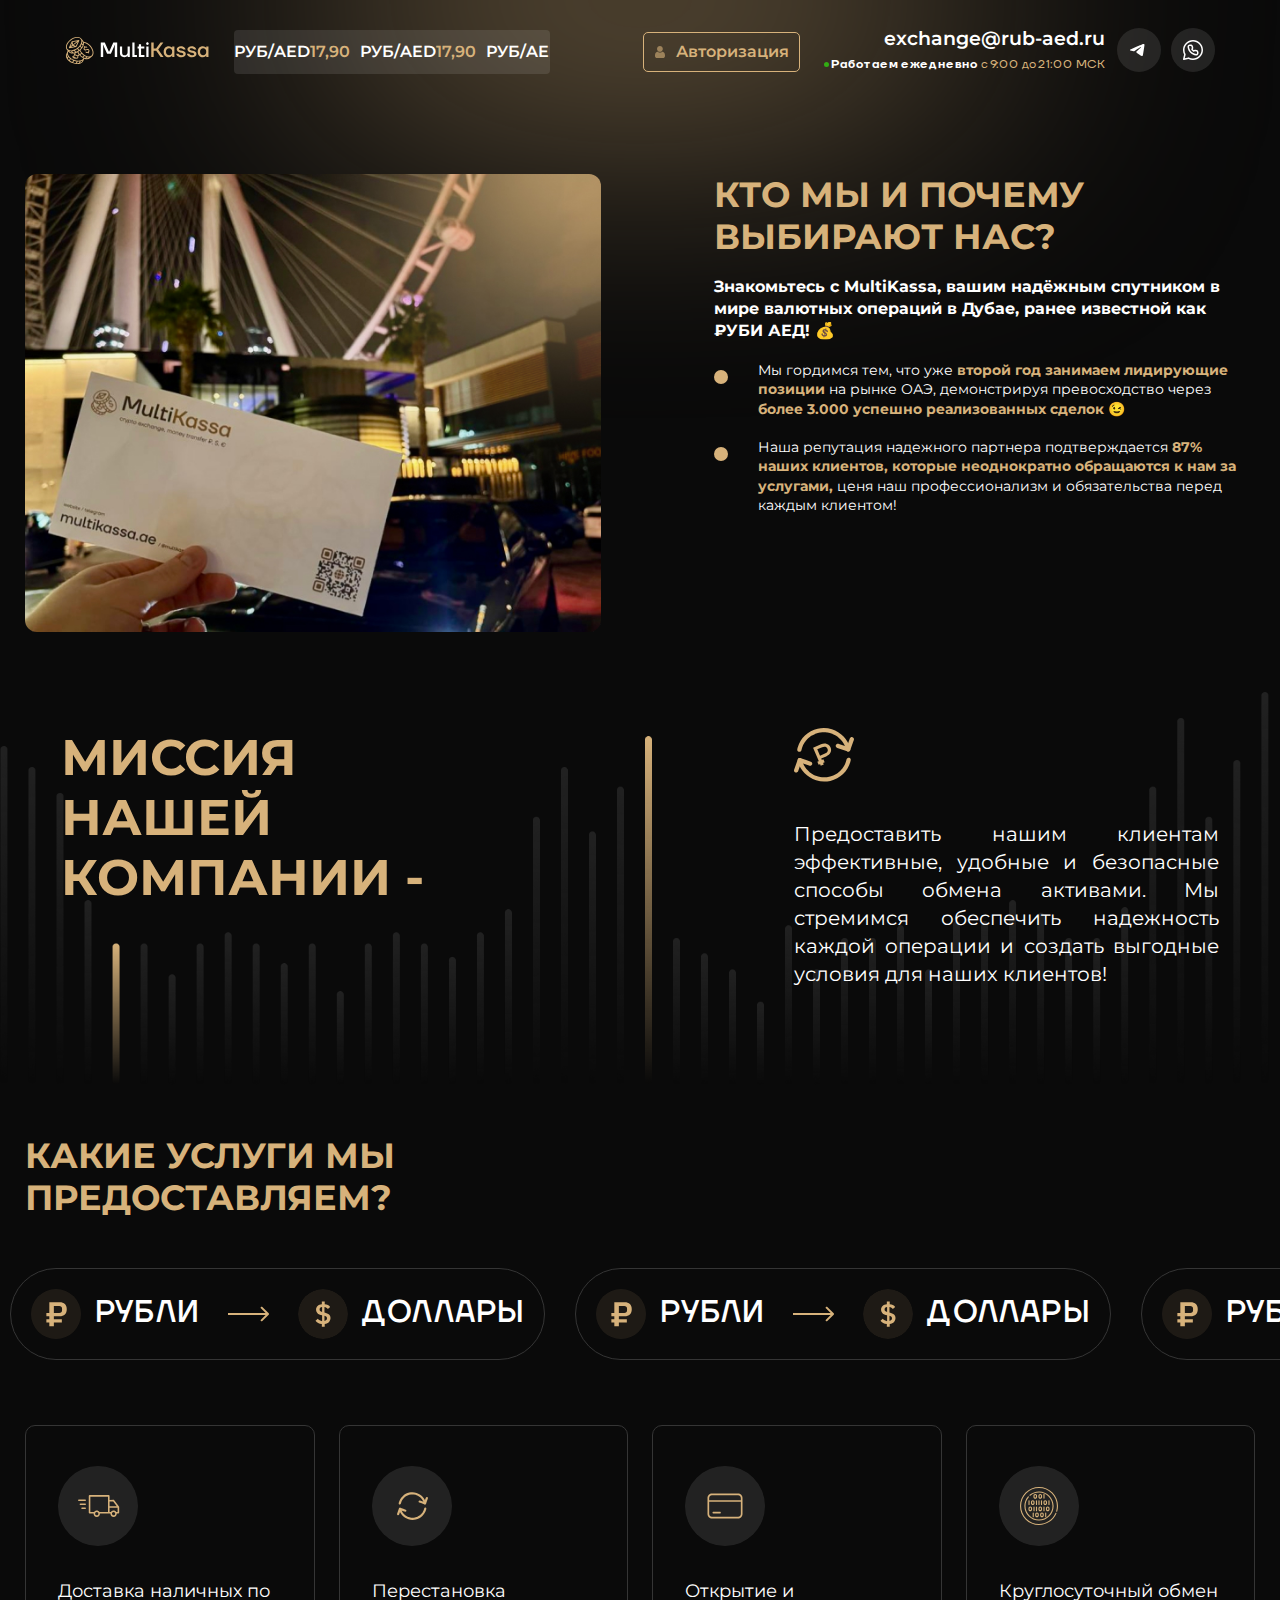
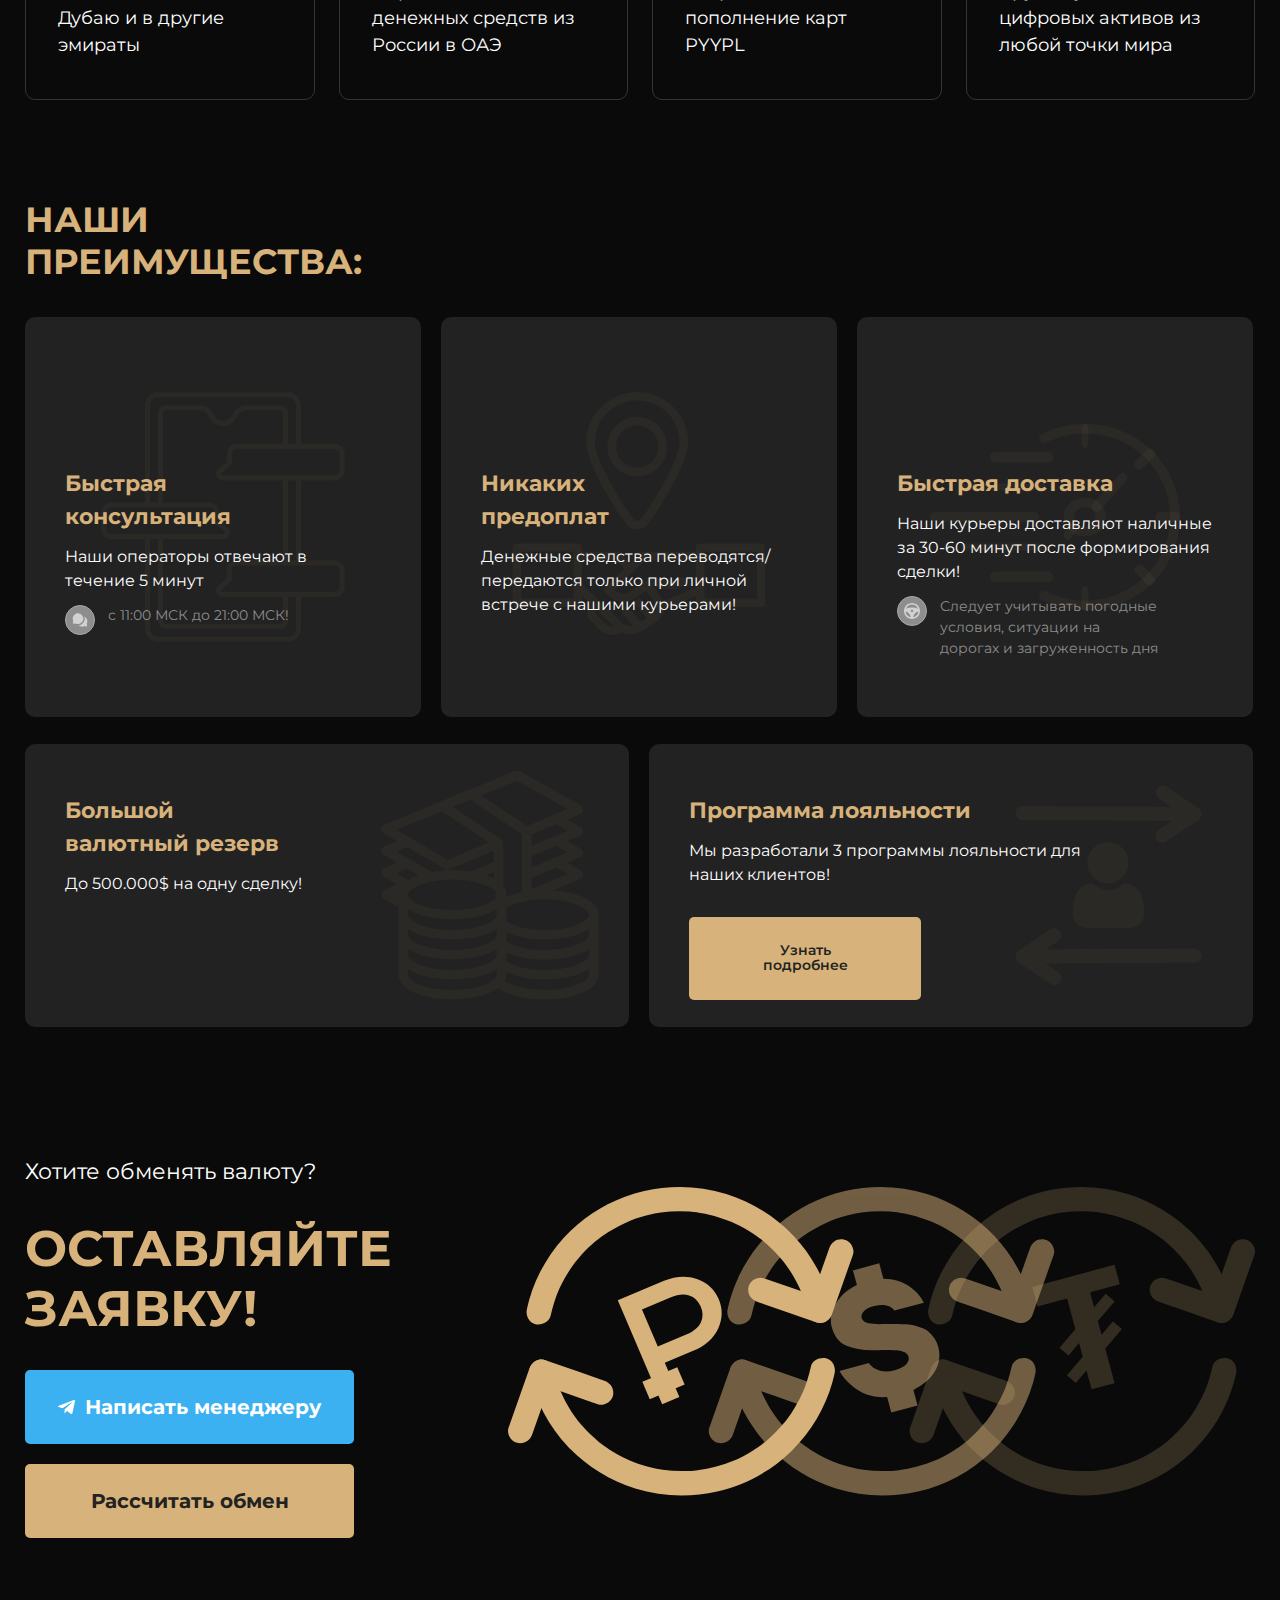
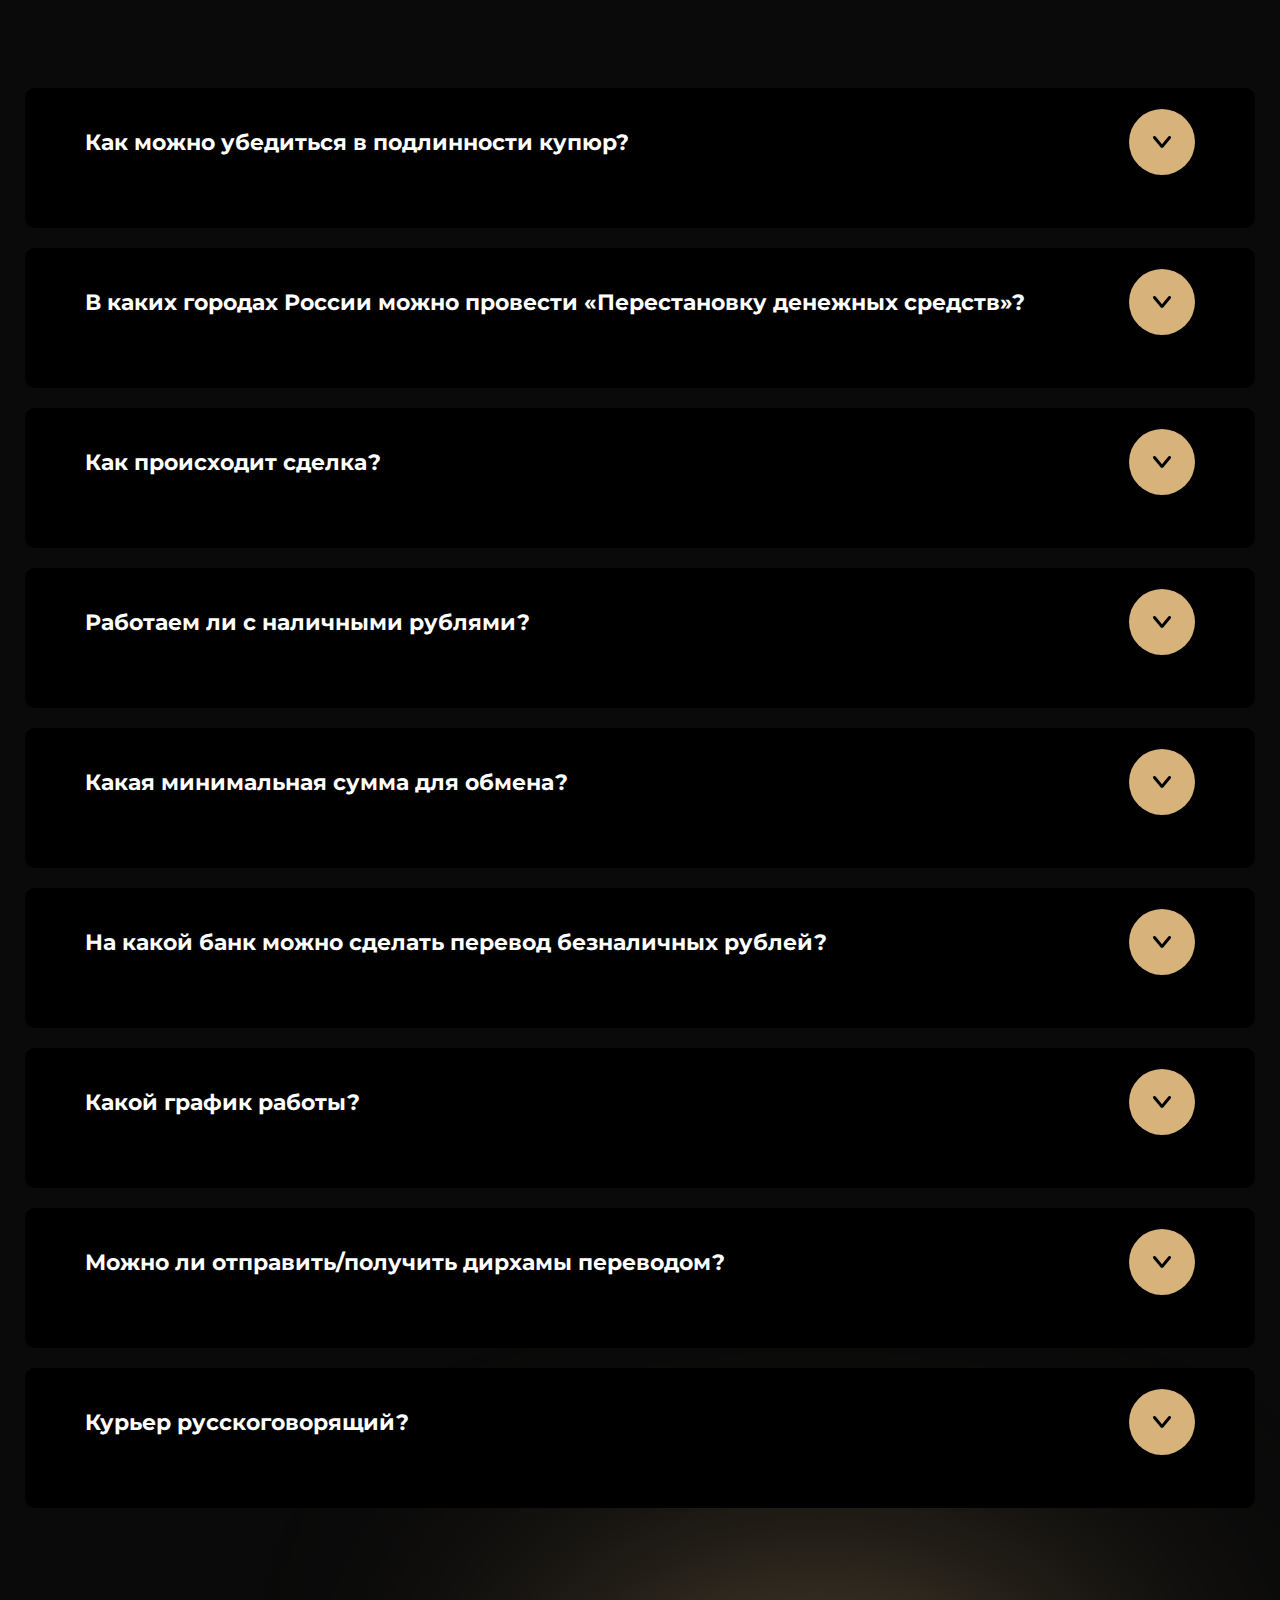
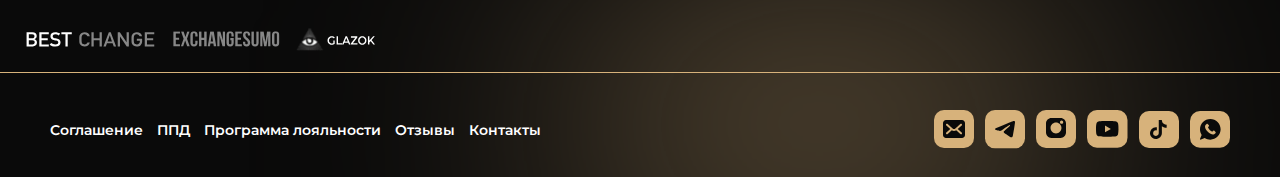
<file: about.html>
<!DOCTYPE html>
<html lang="en">

<head>
  <meta charset="UTF-8">
  <meta name="viewport" content="width=device-width, initial-scale=1.0">
  <link rel="icon" type="image/png" href="./images/favicon-128x128.png" />
  <link rel="stylesheet" href="https://cdn.jsdelivr.net/npm/swiper@11/swiper-bundle.min.css" />
  <link rel="stylesheet" href="./css/style.min.css">
  <title>MultiKassa</title>
</head>

<body>
  <div class="wrapper">
    <header class="header">

      <div class="header__inner">
        <a href="#" class="header__logo">
          <svg xmlns="http://www.w3.org/2000/svg" width="145" height="29" viewBox="0 0 145 29" fill="none">
            <path
              d="M35.7808 21.0328V6.53283H39.778L43.7752 15.5435H44.3011L48.2983 6.53283H52.1904V21.0328H49.771V10.8828L49.9814 8.91497H49.771L45.879 17.7185H42.0921L38.2001 8.91497H37.9897L38.2001 10.8828V21.0328H35.7808ZM54.9237 16.7864V10.4685H57.1327V16.5793C57.1327 17.5045 57.3359 18.1881 57.7428 18.63C58.1635 19.0581 58.8018 19.2721 59.6572 19.2721C60.5126 19.2721 61.214 18.989 61.761 18.4228C62.3219 17.8428 62.6025 17.0902 62.6025 16.165V10.4685H64.8115V21.0328H62.6025V19.5828H62.4973C62.329 19.859 62.0695 20.1352 61.7189 20.4114C60.9616 20.9638 60.099 21.24 59.1313 21.24C57.7988 21.24 56.7611 20.8602 56.0176 20.1007C55.2884 19.3412 54.9237 18.2364 54.9237 16.7864ZM67.3328 21.0328V6.53283H69.5418V19.065H71.9612V21.0328H67.3328ZM72.593 12.4364V10.4685H73.8552V8.18997H76.0642V10.4685H79.3251V12.4364H76.0642V19.065H79.4303V21.0328H73.8552V12.4364H72.593ZM81.492 8.54211C81.2396 8.29354 81.1133 7.98974 81.1133 7.63068C81.1133 7.27163 81.2396 6.96783 81.492 6.71925C81.7445 6.45688 82.0532 6.32568 82.4177 6.32568C82.7824 6.32568 83.0909 6.45688 83.3434 6.71925C83.6101 6.96783 83.7431 7.27163 83.7431 7.63068C83.7431 7.98974 83.6101 8.29354 83.3434 8.54211C83.0909 8.79068 82.7824 8.91497 82.4177 8.91497C82.0532 8.91497 81.7445 8.79068 81.492 8.54211ZM81.3237 21.0328V10.4685H83.5327V21.0328H81.3237Z"
              fill="white" />
            <path
              d="M86.2595 21.0332V6.5332H88.6789V12.5403H91.0983L95.5162 6.5332H98.3563L93.202 13.4725L98.5667 21.0332H95.6214L91.2034 14.8189H88.6789V21.0332H86.2595ZM100.1 19.7282C99.1464 18.7063 98.6693 17.3806 98.6693 15.7511C98.6693 14.1215 99.1464 12.8027 100.1 11.7946C101.068 10.7727 102.274 10.2618 103.718 10.2618C104.63 10.2618 105.465 10.5241 106.222 11.0489C106.545 11.2699 106.832 11.5253 107.085 11.8153H107.19V10.4689H109.399V21.0332H107.19V19.5832H107.085C106.874 19.8732 106.587 20.1494 106.222 20.4118C105.465 20.9641 104.63 21.2403 103.718 21.2403C102.274 21.2403 101.068 20.7363 100.1 19.7282ZM101.825 13.1411C101.264 13.7487 100.983 14.6187 100.983 15.7511C100.983 16.8834 101.264 17.7534 101.825 18.3611C102.386 18.9687 103.158 19.2725 104.139 19.2725C105.065 19.2725 105.801 18.9687 106.348 18.3611C106.909 17.7396 107.19 16.8696 107.19 15.7511C107.19 14.6325 106.909 13.7694 106.348 13.1618C105.801 12.5403 105.065 12.2296 104.139 12.2296C103.158 12.2296 102.386 12.5334 101.825 13.1411ZM111.179 17.7189H113.598C113.696 17.9951 113.872 18.2575 114.124 18.5061C114.643 19.017 115.344 19.2725 116.228 19.2725C116.999 19.2725 117.56 19.1551 117.911 18.9203C118.261 18.6856 118.437 18.3887 118.437 18.0296C118.437 17.9053 118.409 17.7949 118.353 17.6982C118.297 17.5877 118.198 17.4911 118.058 17.4082C117.918 17.3253 117.785 17.2563 117.658 17.2011C117.532 17.132 117.343 17.0699 117.09 17.0146C116.838 16.9456 116.635 16.8973 116.48 16.8696C116.326 16.8282 116.088 16.773 115.765 16.7039C115.457 16.6349 115.225 16.5865 115.071 16.5589C112.827 16.0618 111.705 14.9984 111.705 13.3689C111.705 12.5403 112.091 11.8153 112.862 11.1939C113.633 10.5725 114.65 10.2618 115.912 10.2618C117.666 10.2618 118.977 10.8141 119.846 11.9189C120.239 12.4023 120.506 12.9546 120.646 13.5761H118.332C118.219 13.2999 118.065 13.0789 117.869 12.9132C117.378 12.4575 116.726 12.2296 115.912 12.2296C115.281 12.2296 114.804 12.3401 114.482 12.5611C114.173 12.782 114.019 13.0582 114.019 13.3896C114.019 13.5139 114.047 13.6313 114.103 13.7418C114.159 13.8384 114.257 13.9282 114.398 14.0111C114.538 14.0939 114.671 14.163 114.797 14.2182C114.937 14.2734 115.127 14.3356 115.365 14.4046C115.604 14.4599 115.807 14.5082 115.975 14.5496C116.144 14.5773 116.375 14.6256 116.67 14.6946C116.978 14.7499 117.217 14.7982 117.385 14.8396C119.629 15.3368 120.751 16.4001 120.751 18.0296C120.751 18.9134 120.344 19.673 119.531 20.3082C118.731 20.9296 117.63 21.2403 116.228 21.2403C114.405 21.2403 113.009 20.6534 112.041 19.4796C111.607 18.9411 111.319 18.3541 111.179 17.7189ZM121.903 17.7189H124.323C124.421 17.9951 124.596 18.2575 124.849 18.5061C125.367 19.017 126.069 19.2725 126.952 19.2725C127.724 19.2725 128.285 19.1551 128.635 18.9203C128.986 18.6856 129.161 18.3887 129.161 18.0296C129.161 17.9053 129.133 17.7949 129.077 17.6982C129.021 17.5877 128.923 17.4911 128.783 17.4082C128.642 17.3253 128.509 17.2563 128.383 17.2011C128.257 17.132 128.067 17.0699 127.815 17.0146C127.563 16.9456 127.359 16.8973 127.205 16.8696C127.05 16.8282 126.812 16.773 126.49 16.7039C126.181 16.6349 125.949 16.5865 125.795 16.5589C123.551 16.0618 122.429 14.9984 122.429 13.3689C122.429 12.5403 122.815 11.8153 123.586 11.1939C124.358 10.5725 125.375 10.2618 126.637 10.2618C128.39 10.2618 129.701 10.8141 130.571 11.9189C130.964 12.4023 131.23 12.9546 131.37 13.5761H129.056C128.944 13.2999 128.79 13.0789 128.593 12.9132C128.102 12.4575 127.45 12.2296 126.637 12.2296C126.006 12.2296 125.529 12.3401 125.206 12.5611C124.897 12.782 124.743 13.0582 124.743 13.3896C124.743 13.5139 124.771 13.6313 124.828 13.7418C124.884 13.8384 124.982 13.9282 125.122 14.0111C125.262 14.0939 125.396 14.163 125.522 14.2182C125.662 14.2734 125.851 14.3356 126.09 14.4046C126.328 14.4599 126.532 14.5082 126.7 14.5496C126.868 14.5773 127.1 14.6256 127.394 14.6946C127.703 14.7499 127.941 14.7982 128.11 14.8396C130.353 15.3368 131.476 16.4001 131.476 18.0296C131.476 18.9134 131.069 19.673 130.255 20.3082C129.456 20.9296 128.355 21.2403 126.952 21.2403C125.129 21.2403 123.734 20.6534 122.766 19.4796C122.331 18.9411 122.043 18.3541 121.903 17.7189ZM134.163 19.7282C133.21 18.7063 132.733 17.3806 132.733 15.7511C132.733 14.1215 133.21 12.8027 134.163 11.7946C135.131 10.7727 136.337 10.2618 137.782 10.2618C138.694 10.2618 139.528 10.5241 140.285 11.0489C140.608 11.2699 140.895 11.5253 141.148 11.8153H141.253V10.4689H143.462V21.0332H141.253V19.5832H141.148C140.937 19.8732 140.65 20.1494 140.285 20.4118C139.528 20.9641 138.694 21.2403 137.782 21.2403C136.337 21.2403 135.131 20.7363 134.163 19.7282ZM135.888 13.1411C135.327 13.7487 135.047 14.6187 135.047 15.7511C135.047 16.8834 135.327 17.7534 135.888 18.3611C136.45 18.9687 137.221 19.2725 138.203 19.2725C139.128 19.2725 139.865 18.9687 140.412 18.3611C140.973 17.7396 141.253 16.8696 141.253 15.7511C141.253 14.6325 140.973 13.7694 140.412 13.1618C139.865 12.5403 139.128 12.2296 138.203 12.2296C137.221 12.2296 136.45 12.5334 135.888 13.1411Z"
              fill="#D7B27B" />
            <path
              d="M4.34221 12.16C4.36636 12.16 4.39044 12.1581 4.41429 12.1544L11.1254 11.1074C11.2006 11.0957 11.2718 11.0657 11.3323 11.0203C11.3929 10.9749 11.4411 10.9153 11.4725 10.847L14.279 4.75404C14.3133 4.67953 14.3265 4.59725 14.3172 4.51595C14.3078 4.43466 14.2763 4.35738 14.2259 4.2923C14.1756 4.22719 14.1083 4.17678 14.0312 4.14631C13.954 4.11588 13.8699 4.10654 13.7879 4.11935L7.07672 5.16632C7.00151 5.17804 6.93043 5.208 6.86984 5.25344C6.80928 5.29889 6.76109 5.35842 6.72963 5.42671L3.92317 11.5197C3.89138 11.5887 3.87766 11.6645 3.88333 11.74C3.88896 11.8156 3.91375 11.8886 3.95544 11.9523C3.99712 12.016 4.05438 12.0684 4.12196 12.1046C4.18951 12.1409 4.26524 12.16 4.34221 12.16ZM7.7033 9.7551L9.39384 10.46L6.07308 10.978L7.7033 9.7551ZM7.98874 8.4017L7.66401 5.99227L12.1291 5.2957L7.98874 8.4017ZM7.1455 9.03428L5.51532 10.2572L6.90399 7.24233L7.1455 9.03428ZM10.8197 10.0703L8.5465 9.12252L12.6869 6.01653L10.8197 10.0703Z"
              fill="#D7B27B" />
            <path
              d="M28.4586 15.7162C28.1834 13.7268 27.1742 11.6257 25.6168 9.80013C23.6027 7.43931 20.9994 5.91802 18.6166 5.69927C18.4826 5.38104 18.3075 5.08119 18.0956 4.80713L16.4221 2.64454C15.429 1.36115 13.7209 0.755052 11.6121 0.93764C9.58072 1.11362 7.40126 2.00626 5.47515 3.4512C3.54905 4.89613 2.09646 6.72814 1.385 8.60979C0.646411 10.5631 0.786575 12.3456 1.77968 13.6291L2.74164 14.8722C2.55019 15.1304 2.39114 15.4104 2.26794 15.7061L1.22246 18.2225C0.601975 19.7158 0.936877 21.473 2.16542 23.1704C3.34886 24.8055 5.23487 26.2031 7.47602 27.1059C9.11148 27.7646 10.7994 28.1049 12.3728 28.1049C12.94 28.1065 13.5064 28.0592 14.0654 27.9637C16.1499 27.6008 17.6397 26.5785 18.2601 25.0852L19.2426 22.7204C19.4175 22.7873 19.5927 22.8483 19.7682 22.9036C20.4626 23.1299 21.1883 23.2492 21.9197 23.2573C23.0539 23.2573 24.0551 22.9271 24.8414 22.2768L26.9557 20.5281C28.2104 19.4904 28.7442 17.7815 28.4586 15.7162ZM15.3473 18.8853L16.7563 17.72C17.3758 18.404 18.0646 19.0241 18.8119 19.5706L17.4232 20.7191C16.6648 20.1849 15.9686 19.5699 15.3473 18.8853ZM14.7556 18.1912C14.5636 17.9497 14.3813 17.7029 14.2086 17.4508C14.1885 17.4166 14.1675 17.3829 14.1451 17.3498L14.141 17.3525C13.8008 16.848 13.4993 16.3193 13.2391 15.7707C13.6338 15.5308 14.0208 15.2689 14.4001 14.9849C14.499 14.9108 14.5965 14.8355 14.6927 14.7591C15.1047 15.5615 15.5978 16.3209 16.1644 17.026L14.7556 18.1912ZM13.4662 18.7C13.3738 18.9224 13.1954 19.0996 12.9703 19.1926C12.7453 19.2855 12.4919 19.2866 12.2659 19.1957L10.1361 18.3378L10.7055 16.9674C11.3007 16.7623 11.8794 16.5132 12.4367 16.2225C12.7231 16.8193 13.0556 17.3935 13.4314 17.9401C13.4928 18.0567 13.5277 18.185 13.5338 18.3163C13.5397 18.4475 13.5167 18.5784 13.4662 18.7ZM12.4176 20.5227C12.488 20.688 12.5071 20.8701 12.4723 21.0461C12.4376 21.222 12.3507 21.3839 12.2225 21.5112C12.0944 21.6385 11.9307 21.7255 11.7524 21.7612C11.574 21.797 11.3888 21.7798 11.2204 21.7119L9.09064 20.8541L9.78764 19.1766L11.9173 20.0344C12.0294 20.0792 12.1313 20.1454 12.2172 20.2292C12.303 20.313 12.3712 20.4128 12.4176 20.5227ZM5.86808 15.3679C5.91727 15.3679 5.96696 15.3671 6.0167 15.3662L6.97024 16.5985C5.757 16.4888 4.79009 16.0241 4.18524 15.2424L4.10542 15.1393C4.67937 15.2956 5.27261 15.3725 5.86808 15.3679ZM8.18251 16.5958C8.16439 16.5973 8.14652 16.5985 8.12846 16.5999L7.1041 15.2762C7.76644 15.1785 8.41775 15.0188 9.04918 14.799L10.134 16.2009C9.5001 16.4024 8.84572 16.5349 8.18251 16.5958ZM12.3562 13.0912L13.4714 14.5325C12.7128 15.0663 11.8965 15.516 11.0377 15.8734L9.93856 14.4531C10.7894 14.0812 11.5994 13.6249 12.3562 13.0912ZM14.2035 13.9833L13.0883 12.5421C13.8117 11.9653 14.4735 11.3174 15.0634 10.6085L16.1626 12.0288C15.5846 12.7493 14.9276 13.4048 14.2035 13.9833ZM16.723 11.2578L15.6383 9.85599C16.021 9.31491 16.3503 8.73902 16.6218 8.1362L17.6461 9.45994C17.6398 9.4767 17.6341 9.49337 17.6277 9.51016C17.392 10.1236 17.0886 10.7096 16.723 11.2578ZM17.9521 8.3601L16.9987 7.12795C17.1875 6.52045 17.2835 5.88867 17.2838 5.25338L17.3634 5.35634C17.9683 6.138 18.1668 7.17929 17.9521 8.3601ZM2.24755 8.92599C2.89912 7.20281 4.24346 5.5145 6.03295 4.17206C7.82244 2.82963 9.83244 2.00156 11.6927 1.84038C11.9114 1.82143 12.1245 1.81199 12.3318 1.81206C13.8143 1.81206 14.9927 2.29259 15.69 3.19374C16.4849 4.22094 16.5787 5.69615 15.9543 7.34759C15.3027 9.07076 13.9583 10.7591 12.1689 12.1016C10.3794 13.444 8.36936 14.272 6.50912 14.4332C4.72646 14.5876 3.30731 14.1072 2.51231 13.0805L2.51178 13.0798C1.71697 12.0526 1.62312 10.5774 2.24755 8.92599ZM3.45312 15.7916C4.3303 16.9253 5.76519 17.5304 7.54147 17.5304C7.77615 17.5304 8.01673 17.5198 8.2632 17.4985C8.70555 17.4592 9.14456 17.3895 9.57703 17.2899L8.23876 20.5109L7.38689 20.1678L7.03837 21.0066L7.89024 21.3497L7.54176 22.1885L8.39363 22.5316L8.74215 21.6929L9.59403 22.036L9.24551 22.8748L10.0974 23.2179L10.4459 22.3792L10.8718 22.5507C11.2088 22.6864 11.5791 22.7207 11.9359 22.6493C12.2926 22.5778 12.6199 22.4038 12.8762 22.1492C13.1325 21.8946 13.3064 21.5708 13.3758 21.219C13.4453 20.8671 13.4072 20.5028 13.2664 20.1722C13.2512 20.1365 13.2346 20.1016 13.2172 20.0672C13.4576 19.9855 13.678 19.8554 13.8646 19.6854C14.0512 19.5154 14.1999 19.3091 14.3013 19.0795C14.3144 19.095 14.3272 19.1108 14.3404 19.1263C15.5298 20.5204 16.935 21.6317 18.3979 22.3511C17.8682 23.4787 16.6506 24.259 14.9506 24.5549C13.1117 24.8751 10.9522 24.5895 8.87006 23.7508C6.78779 22.9121 5.04423 21.6255 3.96045 20.1281C2.92176 18.693 2.62321 17.2445 3.11982 16.0493C3.17978 15.9062 3.25076 15.7678 3.33213 15.6352L3.45312 15.7916ZM8.09836 24.4114L7.40158 26.0883C6.54977 25.7148 5.74243 25.2499 4.99426 24.702L5.6809 23.0493C6.43762 23.583 7.24762 24.0394 8.09836 24.4114ZM8.95056 24.7537C9.82201 25.0757 10.7245 25.3094 11.6441 25.4512L10.9574 27.1039C10.0337 26.9785 9.12689 26.7529 8.25346 26.4314L8.95056 24.7537ZM2.07433 18.5656L2.12411 18.4458C2.29193 19.0593 2.55137 19.6447 2.89394 20.1831L2.29827 21.6168C1.7795 20.5314 1.69644 19.4751 2.07433 18.5656ZM2.91496 22.6445C2.90439 22.6299 2.89437 22.6152 2.88395 22.6006L3.5239 21.0604C3.94502 21.5731 4.41494 22.045 4.92729 22.4696L4.24958 24.1008C3.75192 23.6649 3.30436 23.1766 2.91496 22.6445ZM11.9165 27.189L12.5944 25.5576C12.8717 25.5777 13.1468 25.5885 13.4182 25.5885C13.8127 25.5888 14.2067 25.5663 14.5984 25.521L13.9584 27.0614C13.9406 27.0647 13.9231 27.0682 13.9051 27.0713C13.2486 27.1821 12.5817 27.2216 11.9165 27.189ZM15.0765 26.7639L15.6722 25.3302C16.2998 25.1826 16.9016 24.944 17.458 24.6222L17.4082 24.742C17.0303 25.6516 16.2192 26.3477 15.0765 26.7639ZM18.232 21.2337L19.6026 20.1001C20.1697 20.4508 20.7695 20.7473 21.394 20.9856L20.0998 22.0559C20.0825 22.0506 20.0653 22.0457 20.048 22.0403C19.4145 21.8376 18.8055 21.5672 18.232 21.2337ZM24.2494 21.5829C23.4852 22.2149 22.4382 22.4596 21.2301 22.3046L22.4347 21.3083C22.9578 21.4379 23.4947 21.5052 24.034 21.5087C24.141 21.5087 24.2464 21.5048 24.3509 21.4989L24.2494 21.5829ZM26.3637 19.8342C25.3594 20.6648 23.8673 20.8271 22.1623 20.2916C20.3832 19.7328 18.6065 18.4909 17.1595 16.7947C16.467 15.9888 15.8806 15.1 15.414 14.1495C16.8358 12.8636 17.9097 11.3616 18.4903 9.82636C18.9213 8.68643 19.0525 7.60486 18.8901 6.64652C20.9192 6.96144 23.1814 8.3544 24.912 10.383C26.359 12.0791 27.2946 14.0166 27.5465 15.8385C27.788 17.5846 27.368 19.0036 26.3637 19.8342Z"
              fill="#D7B27B" />
            <path
              d="M20.2395 16.0971L21.0454 15.5694C21.1956 15.7249 21.3676 15.8409 21.5613 15.9172C21.9868 16.0884 22.419 16.0303 22.8577 15.743C23.2114 15.5114 23.4258 15.2695 23.5008 15.0172C23.5724 14.7599 23.5266 14.5105 23.3635 14.2691C23.2344 14.0779 23.0524 13.9758 22.8175 13.9627C22.5871 13.9467 22.2998 13.9897 21.9555 14.0918C21.2871 14.2973 20.821 14.4102 20.5571 14.4306C19.8375 14.5028 19.2891 14.2597 18.9119 13.7013C18.657 13.324 18.557 12.9034 18.6117 12.4395C18.6709 11.9726 18.8927 11.5698 19.2773 11.2309L18.793 10.514L19.5654 10.0083L20.0496 10.7252C20.6526 10.4899 21.2324 10.5166 21.7889 10.8051C22.0447 10.9352 22.2748 11.1038 22.4793 11.3109L21.6734 11.8386C21.5469 11.7182 21.406 11.6291 21.2506 11.5712C20.8927 11.4428 20.5167 11.5076 20.1227 11.7656C19.8183 11.965 19.6331 12.1879 19.5671 12.4343C19.501 12.6806 19.5427 12.9145 19.6923 13.1359C19.9165 13.4679 20.3876 13.5295 21.1053 13.3207C21.1648 13.3035 21.2792 13.2722 21.4486 13.2265C21.6145 13.1759 21.7351 13.1441 21.8103 13.1312C21.8866 13.1102 22.0044 13.0839 22.1637 13.0521C22.3242 13.0124 22.4493 12.9921 22.5391 12.9913C22.629 12.9905 22.7453 12.9906 22.8879 12.9914C23.0272 12.9873 23.1452 13.0044 23.2421 13.0425C23.34 13.0727 23.4447 13.113 23.5562 13.1634C23.6721 13.2108 23.7787 13.2825 23.8758 13.3785C23.9696 13.4695 24.0589 13.5779 24.1439 13.7036C24.4293 14.1262 24.5328 14.5663 24.4545 15.0239C24.3773 15.4736 24.1492 15.8769 23.7704 16.2338L24.2546 16.9506L23.4823 17.4564L22.9981 16.7395C22.3044 17.0414 21.6438 17.0241 21.0162 16.6877C20.7267 16.5363 20.4678 16.3394 20.2395 16.0971Z"
              fill="#D7B27B" />
          </svg>
        </a>

        <div class="header__line">
          <div class="items-wrap">
            <div class="items marquee">
              <div class="item">
                <span class="val__name">РУБ/AED</span>
                <span class="val__prise">17,90</span>
              </div>
              <div class="item">
                <span class="val__name">РУБ/AED</span>
                <span class="val__prise">17,90</span>
              </div>
              <div class="item">
                <span class="val__name">РУБ/AED</span>
                <span class="val__prise">17,90</span>
              </div>
              <div class="item">
                <span class="val__name">РУБ/AED</span>
                <span class="val__prise">17,90</span>
              </div>
              <div class="item">
                <span class="val__name">РУБ/AED</span>
                <span class="val__prise">17,90</span>
              </div>
              <div class="item">
                <span class="val__name">РУБ/AED</span>
                <span class="val__prise">17,90</span>
              </div>
              <div class="item">
                <span class="val__name">РУБ/AED</span>
                <span class="val__prise">17,90</span>
              </div>
              <div class="item">
                <span class="val__name">РУБ/AED</span>
                <span class="val__prise">17,90</span>
              </div>
              <div class="item">
                <span class="val__name">РУБ/AED</span>
                <span class="val__prise">17,90</span>
              </div>
              <div class="item">
                <span class="val__name">РУБ/AED</span>
                <span class="val__prise">17,90</span>
              </div>
            </div>
            <div aria-hidden="true" class="items marquee">
              <div class="item">
                <span class="val__name">РУБ/AED</span>
                <span class="val__prise">17,90</span>
              </div>
              <div class="item">
                <span class="val__name">РУБ/AED</span>
                <span class="val__prise">17,90</span>
              </div>
              <div class="item">
                <span class="val__name">РУБ/AED</span>
                <span class="val__prise">17,90</span>
              </div>
              <div class="item">
                <span class="val__name">РУБ/AED</span>
                <span class="val__prise">17,90</span>
              </div>
              <div class="item">
                <span class="val__name">РУБ/AED</span>
                <span class="val__prise">17,90</span>
              </div>
              <div class="item">
                <span class="val__name">РУБ/AED</span>
                <span class="val__prise">17,90</span>
              </div>
              <div class="item">
                <span class="val__name">РУБ/AED</span>
                <span class="val__prise">17,90</span>
              </div>
              <div class="item">
                <span class="val__name">РУБ/AED</span>
                <span class="val__prise">17,90</span>
              </div>
              <div class="item">
                <span class="val__name">РУБ/AED</span>
                <span class="val__prise">17,90</span>
              </div>
              <div class="item">
                <span class="val__name">РУБ/AED</span>
                <span class="val__prise">17,90</span>
              </div>
            </div>
          </div>

        </div>
        <div class="header__nav">
          <ul class="header__nav-list">
            <li><a href="./loyalty.html" class="header__nav-link">Программа лояльности</a></li>
            <li><a href="./articles.html" class="header__nav-link">Статьи</a></li>
            <li><a href="./feedbacks.html" class="header__nav-link">Отзывы</a></li>
            <li><a href="./contact.html" class="header__nav-link">Контакты</a></li>
          </ul>
        </div>
        <div class="header__user">
          <button class="user__btn">
            <svg xmlns="http://www.w3.org/2000/svg" width="12" height="12" viewBox="0 0 12 12" fill="none">
              <g opacity="0.6" clip-path="url(#clip0_1_2633)">
                <path
                  d="M5.91473 5.78043C6.70886 5.78043 7.39651 5.49561 7.95837 4.93367C8.52023 4.37181 8.80505 3.68434 8.80505 2.89013C8.80505 2.09618 8.52023 1.40862 7.95828 0.846585C7.39633 0.284819 6.70877 0 5.91473 0C5.12051 0 4.43304 0.284819 3.87119 0.846676C3.30933 1.40853 3.02441 2.09609 3.02441 2.89013C3.02441 3.68434 3.30933 4.3719 3.87128 4.93376C4.43323 5.49552 5.12079 5.78043 5.91473 5.78043Z"
                  fill="#D7B27B" />
                <path
                  d="M10.9718 9.22731C10.9556 8.99349 10.9228 8.73842 10.8745 8.46908C10.8258 8.19771 10.7631 7.94118 10.688 7.70672C10.6105 7.46438 10.505 7.22506 10.3747 6.99572C10.2393 6.75769 10.0804 6.55041 9.90207 6.37985C9.71558 6.20141 9.48724 6.05795 9.22321 5.95331C8.96008 5.84921 8.66849 5.79648 8.35657 5.79648C8.23407 5.79648 8.1156 5.84674 7.88681 5.9957C7.746 6.08752 7.5813 6.19372 7.39746 6.31119C7.24026 6.41134 7.02731 6.50519 6.76428 6.59015C6.50766 6.67318 6.2471 6.7153 5.98993 6.7153C5.73276 6.7153 5.47229 6.67318 5.21539 6.59015C4.95264 6.50528 4.73969 6.41144 4.58267 6.31128C4.40057 6.19491 4.23578 6.08871 4.09286 5.9956C3.86435 5.84665 3.74579 5.79639 3.62329 5.79639C3.31128 5.79639 3.01978 5.84921 2.75674 5.9534C2.49289 6.05786 2.26447 6.20132 2.07779 6.37994C1.89954 6.5506 1.74051 6.75778 1.60538 6.99572C1.4751 7.22506 1.36963 7.46429 1.29199 7.70681C1.21701 7.94128 1.1543 8.19771 1.10559 8.46908C1.05734 8.73806 1.02457 8.99321 1.00836 9.22759C0.992432 9.4572 0.984375 9.69551 0.984375 9.9362C0.984375 10.5626 1.1835 11.0697 1.57617 11.4437C1.96399 11.8128 2.47714 12 3.10117 12H8.87924C9.50327 12 10.0162 11.8128 10.4041 11.4437C10.7969 11.07 10.996 10.5628 10.996 9.93611C10.9959 9.69432 10.9878 9.45583 10.9718 9.22731Z"
                  fill="#D7B27B" />
              </g>
              <defs>
                <clipPath id="clip0_1_2633">
                  <rect width="12" height="12" fill="white" />
                </clipPath>
              </defs>
            </svg>
            <span class="user__btn-text">Авторизация</span>
          </button>
        </div>
        <div class="header__contact">
          <div class="header__contact-link">
            <a href="mailto:exchange@rub-aed.ru">exchange@rub-aed.ru</a>
          </div>
          <div class="header__contact-bottom">
            <svg xmlns="http://www.w3.org/2000/svg" width="5" height="5" viewBox="0 0 5 5" fill="none">
              <circle cx="2.5" cy="2.5" r="2.5" fill="#32AD13" />
            </svg>
            <span>Работаем ежедневно <i>с 9:00 до 21:00 МСК</i></span>
          </div>
        </div>
        <div class="header__social">
          <a href="#" class="header__social-link">
            <svg xmlns="http://www.w3.org/2000/svg" width="44" height="44" viewBox="0 0 44 44" fill="none">
              <rect width="44" height="44" rx="22" fill="white" fill-opacity="0.1" />
              <path fill-rule="evenodd" clip-rule="evenodd"
                d="M13.9954 21.1659C17.8824 19.4724 20.4743 18.356 21.7711 17.8166C25.4739 16.2765 26.2434 16.0089 26.7448 16.0001C26.8551 15.9982 27.1018 16.0255 27.2615 16.1551C27.3964 16.2646 27.4335 16.4124 27.4513 16.5162C27.469 16.62 27.4911 16.8564 27.4736 17.0411C27.2729 19.1494 26.4047 24.2657 25.963 26.6271C25.7761 27.6263 25.408 27.9613 25.0518 27.9941C24.2775 28.0653 23.6895 27.4823 22.9396 26.9908C21.7661 26.2215 21.1031 25.7426 19.964 24.992C18.6476 24.1245 19.501 23.6477 20.2512 22.8685C20.4475 22.6646 23.8591 19.5615 23.9251 19.28C23.9334 19.2448 23.941 19.1136 23.8631 19.0443C23.7851 18.975 23.67 18.9987 23.587 19.0175C23.4693 19.0442 21.5946 20.2833 17.9629 22.7348C17.4308 23.1002 16.9488 23.2783 16.517 23.2689C16.0409 23.2586 15.1251 22.9998 14.4444 22.7785C13.6094 22.507 12.9457 22.3635 13.0035 21.9026C13.0336 21.6625 13.3642 21.4169 13.9954 21.1659Z"
                fill="white" />
            </svg>
          </a>
          <a href="#" class="header__social-link">
            <svg width="44" height="44" viewBox="0 0 44 44" fill="none" xmlns="http://www.w3.org/2000/svg">
              <rect width="44" height="44" rx="22" fill="white" fill-opacity="0.1" />
              <path fill-rule="evenodd" clip-rule="evenodd"
                d="M22 12C16.4771 12 12 16.4771 12 22C12 23.64 12.3954 25.1896 13.0964 26.5569L12.0204 31.0762C11.9908 31.2009 11.9935 31.331 12.0285 31.4542C12.0634 31.5774 12.1292 31.6896 12.2198 31.7802C12.3104 31.8708 12.4226 31.9366 12.5458 31.9715C12.669 32.0065 12.7991 32.0092 12.9237 31.9796L17.4431 30.9036C18.8104 31.6046 20.36 32 22 32C27.5229 32 32 27.5229 32 22C32 16.4771 27.5229 12 22 12ZM13.5 22C13.5 17.3056 17.3056 13.5 22 13.5C26.6944 13.5 30.5 17.3056 30.5 22C30.5 26.6944 26.6944 30.5 22 30.5C20.5145 30.5 19.12 30.1196 17.9066 29.4514C17.7433 29.3615 17.5524 29.3356 17.3711 29.3787L13.7619 30.2381L14.6212 26.6289C14.6644 26.4476 14.6385 26.2566 14.5486 26.0934C13.8804 24.8799 13.5 23.4855 13.5 22ZM19.2529 24.7471C20.7497 26.2439 22.7456 27.248 24.972 27.487C26.444 27.6449 27.5 26.4321 27.5 25.1724V24.2979C27.5 23.7883 27.3357 23.2923 27.0315 22.8834C26.7274 22.4746 26.2995 22.1747 25.8114 22.0282L25.7417 22.0074L25.6705 21.9934L24.6677 21.7959C24.3453 21.7124 24.0089 21.6979 23.6804 21.7532C23.3519 21.8085 23.0388 21.9324 22.7615 22.1169C22.4351 21.8597 22.1403 21.5649 21.8831 21.2385C22.0676 20.9611 22.1916 20.648 22.247 20.3195C22.3023 19.991 22.2877 19.6545 22.2042 19.332L22.0065 18.3294L21.9925 18.2581L21.9716 18.1885C21.8252 17.7005 21.5253 17.2726 21.1165 16.9684C20.7077 16.6643 20.2118 16.5 19.7022 16.5H18.8275C17.5679 16.5 16.355 17.5557 16.5129 19.0279C16.7519 21.2541 17.7559 23.2502 19.2529 24.7471ZM23.4594 23.4747C23.5704 23.3638 23.7094 23.2849 23.8616 23.2466C24.0138 23.2082 24.1735 23.2118 24.3239 23.2569L25.3805 23.465C25.5596 23.5188 25.7165 23.6288 25.8281 23.7789C25.9397 23.9289 26 24.1109 26 24.2979V25.1724C26 25.6525 25.6095 26.0467 25.1321 25.9955C23.9394 25.8681 22.7907 25.4736 21.7712 24.8415C21.2425 24.5139 20.7534 24.1263 20.3136 23.6864C19.8737 23.2466 19.4861 22.7575 19.1585 22.2287C18.5264 21.2093 18.132 20.0605 18.0045 18.8677C17.9532 18.3904 18.3475 18 18.8275 18H19.7021C19.8891 18 20.071 18.0604 20.221 18.172C20.3709 18.2836 20.4809 18.4406 20.5346 18.6196L20.743 19.676C20.7881 19.8264 20.7917 19.9861 20.7533 20.1384C20.715 20.2906 20.6361 20.4296 20.5251 20.5406L20.3851 20.6806C20.2925 20.7729 20.2259 20.888 20.192 21.0142C20.1455 21.1896 20.1665 21.3794 20.2674 21.5421C20.5419 21.9854 20.8668 22.3955 21.2355 22.7642C21.6042 23.133 22.0144 23.458 22.4577 23.7325C22.6205 23.8332 22.8101 23.8544 22.9856 23.8079C23.1119 23.774 23.227 23.7074 23.3192 23.6147L23.4594 23.4747Z"
                fill="white" />
            </svg>

          </a>
        </div>
      </div>

    </header>
    <main class="main about__page">

      <div class="container-main">
        <div class="about__banner">
          <img src="./images/about.jpg" alt="">
          <div class="about__info">
            <h1 class="about__title">
              Кто мы и почему выбирают нас?
            </h1>
            <span class="about__subtitle">
              Знакомьтесь с MultiKassa, вашим надёжным спутником в мире валютных операций в Дубае, ранее известной как
              ₽УБИ АЕД! 💰
            </span>
            <ul class="about__list">
              <li>
                Мы гордимся тем, что уже <strong>второй год занимаем лидирующие позиции</strong> на рынке ОАЭ,
                демонстрируя превосходство
                через <strong>более 3.000 успешно реализованных сделок</strong> 😉
              </li>
              <li>
                Наша репутация надежного партнера подтверждается <strong>87% наших клиентов, которые неоднократно
                  обращаются к
                  нам за услугами,</strong> ценя наш профессионализм и обязательства перед каждым клиентом!
              </li>
            </ul>
          </div>
        </div>
      </div>
      <div class="mission">
        <div class="container-main">
          <div class="mission__inner">
            <div class="mission-left">
              <h3 class="mission__title">
                Миссия<br>
                нашей компании -
              </h3>
            </div>
            <div class="mission-right">
              <svg xmlns="http://www.w3.org/2000/svg" width="60" height="54" viewBox="0 0 60 54" fill="none">
                <path
                  d="M7.4137 22.3252C7.7481 20.7936 8.21769 19.2901 8.82959 17.8432L8.61615 18.3514C9.09996 17.215 9.66916 16.1139 10.3166 15.0623C10.6296 14.547 10.964 14.0459 11.3198 13.5589C11.4051 13.4389 11.4905 13.3189 11.5759 13.206C11.6328 13.1284 11.9601 12.7049 11.704 13.0295C11.4478 13.3613 11.7751 12.9378 11.8392 12.8602C11.9388 12.7331 12.0455 12.606 12.1522 12.4861C12.9491 11.5332 13.8243 10.6439 14.7563 9.82514C14.9769 9.62752 15.2045 9.43694 15.4322 9.25343C15.5461 9.16167 15.6599 9.06991 15.7808 8.97816C15.8449 8.92875 15.9089 8.87228 15.973 8.82288C15.8805 8.89346 15.788 8.96405 15.6955 9.03462C15.7453 8.99227 15.8022 8.95698 15.852 8.91463C16.3429 8.5476 16.8481 8.20176 17.3674 7.87001C18.5698 7.10067 19.8434 6.44423 21.1596 5.88667C20.9888 5.95726 20.8181 6.02784 20.6473 6.09842C22.7177 5.23731 24.8878 4.65857 27.1076 4.36211C26.9155 4.39034 26.7305 4.41152 26.5384 4.43975C28.7369 4.15742 30.9568 4.15742 33.1482 4.44681C32.9561 4.41857 32.7711 4.3974 32.579 4.36917C34.7774 4.66562 36.9262 5.2585 38.9753 6.11257C38.8045 6.04199 38.6338 5.9714 38.463 5.90083C39.6085 6.38784 40.7113 6.94545 41.7715 7.5948C42.2837 7.90536 42.7889 8.23711 43.2799 8.59001C43.5146 8.75235 43.7423 8.9288 43.97 9.0982C43.351 8.63941 43.8562 9.0135 43.9913 9.11937C44.1123 9.21819 44.2404 9.317 44.3613 9.42288C45.3147 10.2205 46.2112 11.0816 47.0365 12.0062C47.2286 12.218 47.4135 12.4368 47.5985 12.6627C47.6981 12.7826 47.8049 12.9097 47.9045 13.0367C47.9472 13.0861 47.9827 13.1355 48.0254 13.185C47.7978 12.8956 47.7408 12.8179 47.8404 12.945C47.8689 12.9803 47.8974 13.0226 47.9258 13.0579C48.2958 13.5449 48.6444 14.046 48.9788 14.5543C49.7615 15.7612 50.4302 17.0317 50.9924 18.3445L50.779 17.8363C51.3481 19.1986 51.8035 20.6032 52.1308 22.036C52.3799 23.1159 53.6961 23.8569 54.7563 23.5181C55.9018 23.1511 56.5137 22.0712 56.2503 20.9136C55.1902 16.2694 52.8565 11.9497 49.5766 8.47707C46.4033 5.11739 42.3264 2.61173 37.9081 1.22118C33.3119 -0.22576 28.3457 -0.366957 23.6568 0.691812C18.8898 1.77172 14.4431 4.19269 10.9283 7.56657C7.51315 10.8416 4.98737 15.0483 3.68532 19.5868C3.5288 20.1232 3.40073 20.6667 3.27977 21.2101C3.04498 22.29 3.59994 23.5534 4.77385 23.8147C5.86243 24.0476 7.16445 23.4829 7.41347 22.3254L7.4137 22.3252Z"
                  fill="#D7B27B" />
                <path
                  d="M55.7881 10.6161C54.7279 13.6229 53.6678 16.6367 52.6077 19.6435C52.4583 20.067 52.3089 20.4905 52.1595 20.921C53.0346 20.427 53.9098 19.9329 54.7849 19.4388C51.754 18.3872 48.716 17.3355 45.685 16.2839C45.2582 16.1356 44.8313 15.9874 44.3973 15.8392C43.3442 15.4722 42.0138 16.2556 41.7718 17.3214C41.5015 18.5001 42.1347 19.5377 43.2659 19.9259C46.2969 20.9776 49.3348 22.0293 52.3658 23.0809C52.7927 23.2291 53.2196 23.3773 53.6536 23.5255C54.1374 23.6949 54.8702 23.582 55.2971 23.3138C55.781 23.0033 56.0869 22.5939 56.279 22.0504C57.3391 19.0436 58.3993 16.0298 59.4593 13.0229C59.6087 12.5995 59.7582 12.176 59.9076 11.7454C60.2775 10.7008 59.4878 9.38095 58.4135 9.14089C57.2253 8.87268 56.1865 9.50086 55.788 10.6161L55.7881 10.6161Z"
                  fill="#D7B27B" />
                <path
                  d="M52.5866 31.2462C52.2522 32.7778 51.7826 34.2812 51.1707 35.7282C51.2419 35.5588 51.313 35.3894 51.3841 35.22C50.9003 36.3564 50.3311 37.4575 49.6837 38.5091C49.3707 39.0243 49.0363 39.5255 48.6805 40.0124C48.5952 40.1324 48.5098 40.2524 48.4244 40.3653C48.3675 40.443 48.0402 40.8665 48.2963 40.5418C48.5525 40.2101 48.2252 40.6336 48.1611 40.7112C48.0615 40.8382 47.9548 40.9653 47.8481 41.0853C47.0512 42.0381 46.176 42.9274 45.244 43.7462C45.0234 43.9438 44.7958 44.1344 44.5681 44.3179C44.4542 44.4097 44.3404 44.5014 44.2194 44.5932C44.1554 44.6426 44.0914 44.6991 44.0273 44.7485C44.1198 44.6779 44.2123 44.6073 44.3048 44.5367C44.255 44.5791 44.1981 44.6144 44.1483 44.6567C43.6574 45.0237 43.1522 45.3696 42.6329 45.7013C41.4305 46.4707 40.1569 47.1271 38.8407 47.6847C39.0115 47.6141 39.1822 47.5435 39.353 47.4729C37.2826 48.334 35.1125 48.9128 32.8927 49.2092C33.0848 49.181 33.2698 49.1598 33.4619 49.1316C31.2634 49.4139 29.0435 49.4139 26.8521 49.1245C27.0442 49.1528 27.2292 49.1739 27.4213 49.2022C25.2229 48.9057 23.0741 48.3128 21.025 47.4588C21.1958 47.5294 21.3665 47.5999 21.5373 47.6705C20.3918 47.1835 19.289 46.6259 18.2288 45.9765C17.7166 45.666 17.2114 45.3342 16.7204 44.9813C16.4857 44.819 16.258 44.6425 16.0303 44.4731C16.6493 44.9319 16.1441 44.5578 16.009 44.452C15.888 44.3532 15.7599 44.2543 15.639 44.1485C14.6856 43.3509 13.7891 42.4897 12.9638 41.5651C12.7717 41.3534 12.5868 41.1346 12.4018 40.9087C12.3022 40.7887 12.1954 40.6616 12.0958 40.5346C12.0531 40.4852 12.0176 40.4358 11.9749 40.3864C12.2025 40.6758 12.2595 40.7534 12.1599 40.6264C12.1314 40.5911 12.1029 40.5487 12.0745 40.5134C11.7045 40.0264 11.3559 39.5253 11.0215 39.0171C10.2388 37.8101 9.57006 36.5397 9.0079 35.2268C9.07905 35.3962 9.1502 35.5656 9.22134 35.735C8.65215 34.3727 8.1968 32.9681 7.86946 31.5354C7.62044 30.4555 6.30422 29.7144 5.24403 30.0532C4.09853 30.4202 3.48663 31.5001 3.74995 32.6577C4.81007 37.302 7.14376 41.6217 10.4237 45.0943C13.597 48.454 17.6739 50.9596 22.0922 52.3502C26.6884 53.7971 31.6546 53.9383 36.3435 52.8795C41.1105 51.7996 45.5572 49.3787 49.072 46.0048C52.4871 42.7298 55.0129 38.523 56.315 33.9846C56.4715 33.4482 56.5996 32.9047 56.7205 32.3612C56.9553 31.2813 56.4004 30.0179 55.2264 29.7567C54.1379 29.5238 52.8358 30.0884 52.5868 31.246L52.5866 31.2462Z"
                  fill="#D7B27B" />
                <path
                  d="M4.21194 42.9562C5.27205 39.9493 6.33219 36.9356 7.39225 33.9287C7.54166 33.5052 7.69108 33.0817 7.84049 32.6512C6.96535 33.1453 6.09025 33.6393 5.21506 34.1334C8.24602 35.1851 11.284 36.2367 14.315 37.2884C14.7418 37.4366 15.1687 37.5848 15.6027 37.733C16.6558 38.1001 17.9862 37.3166 18.2282 36.2509C18.4985 35.0721 17.8653 34.0346 16.7341 33.6463C13.7031 32.5947 10.6652 31.543 7.6342 30.4913C7.20732 30.3431 6.78042 30.1949 6.34641 30.0467C5.8626 29.8773 5.12976 29.9902 4.70285 30.2584C4.21903 30.569 3.9131 30.9784 3.72099 31.5218C2.66088 34.5287 1.60074 37.5425 0.540677 40.5493C0.391269 40.9728 0.241849 41.3963 0.092441 41.8268C-0.27754 42.8714 0.512223 44.1913 1.58652 44.4313C2.78182 44.7066 3.82061 44.0784 4.21195 42.9561L4.21194 42.9562Z"
                  fill="#D7B27B" />
                <path
                  d="M26.7757 37.7103L19.066 19.6756L26.9862 16.3435C29.081 15.4622 31.0186 15.336 32.799 15.965C34.5893 16.5696 35.8516 17.7306 36.5859 19.4482C37.3201 21.1658 37.2877 22.8817 36.4886 24.5959C35.6995 26.2857 34.2575 27.5712 32.1628 28.4525L27.2289 30.5283L29.7621 36.454L26.7757 37.7103ZM26.0173 27.6942L30.9513 25.6185C32.215 25.0868 33.0547 24.3992 33.4702 23.5556C33.8958 22.6875 33.8956 21.7554 33.4697 20.7592C33.0438 19.763 32.3722 19.1235 31.4547 18.8408C30.5472 18.5336 29.4615 18.6458 28.1978 19.1775L23.2638 21.2533L26.0173 27.6942Z"
                  fill="#D7B27B" />
                <rect width="6.57429" height="3.26892"
                  transform="matrix(0.921747 -0.387791 0.393083 0.919503 23.3329 33.8393)" fill="#D7B27B" />
              </svg>
              <span class="mission__text">
                Предоставить нашим клиентам эффективные, удобные и безопасные способы обмена активами. Мы стремимся
                обеспечить надежность каждой операции и создать выгодные условия для наших клиентов!
              </span>
            </div>
          </div>

        </div>
      </div>
      <div class="services">
        <div class="container-main">
          <h4 class="about__title services-title">
            Какие услуги мы предоставляем?
          </h4>
        </div>
        <div class="body__line">
          <div class="items-wrap">
            <div class="items marquee">
              <div class="item">
                <span class="val__name">
                  <svg xmlns="http://www.w3.org/2000/svg" width="50" height="50" viewBox="0 0 50 50" fill="none">
                    <g clip-path="url(#clip0_3030_15037)">
                      <circle cx="25" cy="25" r="56" fill="#D7B27B" fill-opacity="0.1" />
                      <path
                        d="M22.8654 33.4603V37.314H18.3236V33.4603H15.3646V30.226H18.3236V27.267H15.3646V23.9982H18.3236V13.2975H28.6803C30.9054 13.2975 32.6372 13.9054 33.8758 15.1211C35.1375 16.3368 35.7682 18.0572 35.7682 20.2822C35.7682 22.4843 35.1375 24.2047 33.8758 25.4434C32.6372 26.659 30.9054 27.267 28.6803 27.267H22.8654V30.226H30.848V33.4603H22.8654ZM22.8654 23.9982H28.233C29.1276 23.9982 29.8157 23.7574 30.2974 23.2757C30.8021 22.794 31.0544 22.1172 31.0544 21.2456V19.6285C31.0544 18.7569 30.8021 18.1145 30.2974 17.7017C29.7928 17.2658 29.1046 17.0479 28.233 17.0479H22.8654V23.9982Z"
                        fill="#D7B27B" />
                    </g>
                    <defs>
                      <clipPath id="clip0_3030_15037">
                        <rect width="50" height="50" rx="25" fill="white" />
                      </clipPath>
                    </defs>
                  </svg>
                  <span>Рубли</span>
                </span>
                <svg xmlns="http://www.w3.org/2000/svg" width="41" height="16" viewBox="0 0 41 16" fill="none">
                  <path
                    d="M40.7071 8.70711C41.0976 8.31658 41.0976 7.68342 40.7071 7.29289L34.3431 0.928932C33.9526 0.538408 33.3195 0.538408 32.9289 0.928932C32.5384 1.31946 32.5384 1.95262 32.9289 2.34315L38.5858 8L32.9289 13.6569C32.5384 14.0474 32.5384 14.6805 32.9289 15.0711C33.3195 15.4616 33.9526 15.4616 34.3431 15.0711L40.7071 8.70711ZM0 9H40V7H0V9Z"
                    fill="#D7B27B" />
                </svg>
                <span class="val__prise">
                  <svg xmlns="http://www.w3.org/2000/svg" width="50" height="50" viewBox="0 0 50 50" fill="none">
                    <g clip-path="url(#clip0_3363_335)">
                      <circle cx="25" cy="25" r="25" fill="#D7B27B" fill-opacity="0.1" />
                      <path
                        d="M23.8358 37.6417V35.0458C22.3579 34.9292 21.1136 34.5889 20.1024 34.025C19.0913 33.4417 18.2163 32.7222 17.4774 31.8667L19.8399 29.7083C20.4038 30.3695 21.0357 30.9139 21.7357 31.3417C22.4357 31.75 23.2233 32.0125 24.0983 32.1292V26.2083C21.9594 25.7611 20.4136 25.0805 19.4607 24.1667C18.5274 23.2333 18.0607 22.0472 18.0607 20.6083C18.0607 19.0528 18.5663 17.8083 19.5774 16.875C20.5886 15.9222 22.0079 15.3389 23.8358 15.125V12.5H26.7232V15.125C27.9482 15.2611 28.9982 15.5625 29.8732 16.0292C30.7677 16.4958 31.5454 17.1375 32.2066 17.9542L29.8149 20.025C29.4261 19.5583 28.9594 19.15 28.4149 18.8C27.8899 18.45 27.2386 18.1972 26.4608 18.0417V23.4667C28.5413 23.9528 30.0677 24.6333 31.0399 25.5083C32.0121 26.3639 32.4983 27.55 32.4983 29.0667C32.4983 30.5639 32.0121 31.857 31.0399 32.9458C30.0677 34.0153 28.6288 34.6861 26.7232 34.9583V37.6417H23.8358ZM21.5899 20.4625C21.5899 21.143 21.7844 21.668 22.1732 22.0375C22.5816 22.407 23.2233 22.7083 24.0983 22.9417V18.0125C22.4261 18.3042 21.5899 19.1208 21.5899 20.4625ZM28.9982 29.3292C28.9982 28.7458 28.8136 28.2403 28.4441 27.8125C28.0941 27.3653 27.4329 27.0055 26.4608 26.7333V32.1C27.2774 31.925 27.8996 31.5945 28.3274 31.1083C28.7746 30.6028 28.9982 30.0097 28.9982 29.3292Z"
                        fill="#D7B27B" />
                    </g>
                    <defs>
                      <clipPath id="clip0_3363_335">
                        <rect width="50" height="50" rx="25" fill="white" />
                      </clipPath>
                    </defs>
                  </svg>
                  <span>Доллары</span>
                </span>
              </div>
              <div class="item">
                <span class="val__name">
                  <svg xmlns="http://www.w3.org/2000/svg" width="50" height="50" viewBox="0 0 50 50" fill="none">
                    <g clip-path="url(#clip0_3030_15037)">
                      <circle cx="25" cy="25" r="56" fill="#D7B27B" fill-opacity="0.1" />
                      <path
                        d="M22.8654 33.4603V37.314H18.3236V33.4603H15.3646V30.226H18.3236V27.267H15.3646V23.9982H18.3236V13.2975H28.6803C30.9054 13.2975 32.6372 13.9054 33.8758 15.1211C35.1375 16.3368 35.7682 18.0572 35.7682 20.2822C35.7682 22.4843 35.1375 24.2047 33.8758 25.4434C32.6372 26.659 30.9054 27.267 28.6803 27.267H22.8654V30.226H30.848V33.4603H22.8654ZM22.8654 23.9982H28.233C29.1276 23.9982 29.8157 23.7574 30.2974 23.2757C30.8021 22.794 31.0544 22.1172 31.0544 21.2456V19.6285C31.0544 18.7569 30.8021 18.1145 30.2974 17.7017C29.7928 17.2658 29.1046 17.0479 28.233 17.0479H22.8654V23.9982Z"
                        fill="#D7B27B" />
                    </g>
                    <defs>
                      <clipPath id="clip0_3030_15037">
                        <rect width="50" height="50" rx="25" fill="white" />
                      </clipPath>
                    </defs>
                  </svg>
                  <span>Рубли</span>
                </span>
                <svg xmlns="http://www.w3.org/2000/svg" width="41" height="16" viewBox="0 0 41 16" fill="none">
                  <path
                    d="M40.7071 8.70711C41.0976 8.31658 41.0976 7.68342 40.7071 7.29289L34.3431 0.928932C33.9526 0.538408 33.3195 0.538408 32.9289 0.928932C32.5384 1.31946 32.5384 1.95262 32.9289 2.34315L38.5858 8L32.9289 13.6569C32.5384 14.0474 32.5384 14.6805 32.9289 15.0711C33.3195 15.4616 33.9526 15.4616 34.3431 15.0711L40.7071 8.70711ZM0 9H40V7H0V9Z"
                    fill="#D7B27B" />
                </svg>
                <span class="val__prise">
                  <svg xmlns="http://www.w3.org/2000/svg" width="50" height="50" viewBox="0 0 50 50" fill="none">
                    <g clip-path="url(#clip0_3363_335)">
                      <circle cx="25" cy="25" r="25" fill="#D7B27B" fill-opacity="0.1" />
                      <path
                        d="M23.8358 37.6417V35.0458C22.3579 34.9292 21.1136 34.5889 20.1024 34.025C19.0913 33.4417 18.2163 32.7222 17.4774 31.8667L19.8399 29.7083C20.4038 30.3695 21.0357 30.9139 21.7357 31.3417C22.4357 31.75 23.2233 32.0125 24.0983 32.1292V26.2083C21.9594 25.7611 20.4136 25.0805 19.4607 24.1667C18.5274 23.2333 18.0607 22.0472 18.0607 20.6083C18.0607 19.0528 18.5663 17.8083 19.5774 16.875C20.5886 15.9222 22.0079 15.3389 23.8358 15.125V12.5H26.7232V15.125C27.9482 15.2611 28.9982 15.5625 29.8732 16.0292C30.7677 16.4958 31.5454 17.1375 32.2066 17.9542L29.8149 20.025C29.4261 19.5583 28.9594 19.15 28.4149 18.8C27.8899 18.45 27.2386 18.1972 26.4608 18.0417V23.4667C28.5413 23.9528 30.0677 24.6333 31.0399 25.5083C32.0121 26.3639 32.4983 27.55 32.4983 29.0667C32.4983 30.5639 32.0121 31.857 31.0399 32.9458C30.0677 34.0153 28.6288 34.6861 26.7232 34.9583V37.6417H23.8358ZM21.5899 20.4625C21.5899 21.143 21.7844 21.668 22.1732 22.0375C22.5816 22.407 23.2233 22.7083 24.0983 22.9417V18.0125C22.4261 18.3042 21.5899 19.1208 21.5899 20.4625ZM28.9982 29.3292C28.9982 28.7458 28.8136 28.2403 28.4441 27.8125C28.0941 27.3653 27.4329 27.0055 26.4608 26.7333V32.1C27.2774 31.925 27.8996 31.5945 28.3274 31.1083C28.7746 30.6028 28.9982 30.0097 28.9982 29.3292Z"
                        fill="#D7B27B" />
                    </g>
                    <defs>
                      <clipPath id="clip0_3363_335">
                        <rect width="50" height="50" rx="25" fill="white" />
                      </clipPath>
                    </defs>
                  </svg>
                  <span>Доллары</span>
                </span>
              </div>
              <div class="item">
                <span class="val__name">
                  <svg xmlns="http://www.w3.org/2000/svg" width="50" height="50" viewBox="0 0 50 50" fill="none">
                    <g clip-path="url(#clip0_3030_15037)">
                      <circle cx="25" cy="25" r="56" fill="#D7B27B" fill-opacity="0.1" />
                      <path
                        d="M22.8654 33.4603V37.314H18.3236V33.4603H15.3646V30.226H18.3236V27.267H15.3646V23.9982H18.3236V13.2975H28.6803C30.9054 13.2975 32.6372 13.9054 33.8758 15.1211C35.1375 16.3368 35.7682 18.0572 35.7682 20.2822C35.7682 22.4843 35.1375 24.2047 33.8758 25.4434C32.6372 26.659 30.9054 27.267 28.6803 27.267H22.8654V30.226H30.848V33.4603H22.8654ZM22.8654 23.9982H28.233C29.1276 23.9982 29.8157 23.7574 30.2974 23.2757C30.8021 22.794 31.0544 22.1172 31.0544 21.2456V19.6285C31.0544 18.7569 30.8021 18.1145 30.2974 17.7017C29.7928 17.2658 29.1046 17.0479 28.233 17.0479H22.8654V23.9982Z"
                        fill="#D7B27B" />
                    </g>
                    <defs>
                      <clipPath id="clip0_3030_15037">
                        <rect width="50" height="50" rx="25" fill="white" />
                      </clipPath>
                    </defs>
                  </svg>
                  <span>Рубли</span>
                </span>
                <svg xmlns="http://www.w3.org/2000/svg" width="41" height="16" viewBox="0 0 41 16" fill="none">
                  <path
                    d="M40.7071 8.70711C41.0976 8.31658 41.0976 7.68342 40.7071 7.29289L34.3431 0.928932C33.9526 0.538408 33.3195 0.538408 32.9289 0.928932C32.5384 1.31946 32.5384 1.95262 32.9289 2.34315L38.5858 8L32.9289 13.6569C32.5384 14.0474 32.5384 14.6805 32.9289 15.0711C33.3195 15.4616 33.9526 15.4616 34.3431 15.0711L40.7071 8.70711ZM0 9H40V7H0V9Z"
                    fill="#D7B27B" />
                </svg>
                <span class="val__prise">
                  <svg xmlns="http://www.w3.org/2000/svg" width="50" height="50" viewBox="0 0 50 50" fill="none">
                    <g clip-path="url(#clip0_3363_335)">
                      <circle cx="25" cy="25" r="25" fill="#D7B27B" fill-opacity="0.1" />
                      <path
                        d="M23.8358 37.6417V35.0458C22.3579 34.9292 21.1136 34.5889 20.1024 34.025C19.0913 33.4417 18.2163 32.7222 17.4774 31.8667L19.8399 29.7083C20.4038 30.3695 21.0357 30.9139 21.7357 31.3417C22.4357 31.75 23.2233 32.0125 24.0983 32.1292V26.2083C21.9594 25.7611 20.4136 25.0805 19.4607 24.1667C18.5274 23.2333 18.0607 22.0472 18.0607 20.6083C18.0607 19.0528 18.5663 17.8083 19.5774 16.875C20.5886 15.9222 22.0079 15.3389 23.8358 15.125V12.5H26.7232V15.125C27.9482 15.2611 28.9982 15.5625 29.8732 16.0292C30.7677 16.4958 31.5454 17.1375 32.2066 17.9542L29.8149 20.025C29.4261 19.5583 28.9594 19.15 28.4149 18.8C27.8899 18.45 27.2386 18.1972 26.4608 18.0417V23.4667C28.5413 23.9528 30.0677 24.6333 31.0399 25.5083C32.0121 26.3639 32.4983 27.55 32.4983 29.0667C32.4983 30.5639 32.0121 31.857 31.0399 32.9458C30.0677 34.0153 28.6288 34.6861 26.7232 34.9583V37.6417H23.8358ZM21.5899 20.4625C21.5899 21.143 21.7844 21.668 22.1732 22.0375C22.5816 22.407 23.2233 22.7083 24.0983 22.9417V18.0125C22.4261 18.3042 21.5899 19.1208 21.5899 20.4625ZM28.9982 29.3292C28.9982 28.7458 28.8136 28.2403 28.4441 27.8125C28.0941 27.3653 27.4329 27.0055 26.4608 26.7333V32.1C27.2774 31.925 27.8996 31.5945 28.3274 31.1083C28.7746 30.6028 28.9982 30.0097 28.9982 29.3292Z"
                        fill="#D7B27B" />
                    </g>
                    <defs>
                      <clipPath id="clip0_3363_335">
                        <rect width="50" height="50" rx="25" fill="white" />
                      </clipPath>
                    </defs>
                  </svg>
                  <span>Доллары</span>
                </span>
              </div>
              <div class="item">
                <span class="val__name">
                  <svg xmlns="http://www.w3.org/2000/svg" width="50" height="50" viewBox="0 0 50 50" fill="none">
                    <g clip-path="url(#clip0_3030_15037)">
                      <circle cx="25" cy="25" r="56" fill="#D7B27B" fill-opacity="0.1" />
                      <path
                        d="M22.8654 33.4603V37.314H18.3236V33.4603H15.3646V30.226H18.3236V27.267H15.3646V23.9982H18.3236V13.2975H28.6803C30.9054 13.2975 32.6372 13.9054 33.8758 15.1211C35.1375 16.3368 35.7682 18.0572 35.7682 20.2822C35.7682 22.4843 35.1375 24.2047 33.8758 25.4434C32.6372 26.659 30.9054 27.267 28.6803 27.267H22.8654V30.226H30.848V33.4603H22.8654ZM22.8654 23.9982H28.233C29.1276 23.9982 29.8157 23.7574 30.2974 23.2757C30.8021 22.794 31.0544 22.1172 31.0544 21.2456V19.6285C31.0544 18.7569 30.8021 18.1145 30.2974 17.7017C29.7928 17.2658 29.1046 17.0479 28.233 17.0479H22.8654V23.9982Z"
                        fill="#D7B27B" />
                    </g>
                    <defs>
                      <clipPath id="clip0_3030_15037">
                        <rect width="50" height="50" rx="25" fill="white" />
                      </clipPath>
                    </defs>
                  </svg>
                  <span>Рубли</span>
                </span>
                <svg xmlns="http://www.w3.org/2000/svg" width="41" height="16" viewBox="0 0 41 16" fill="none">
                  <path
                    d="M40.7071 8.70711C41.0976 8.31658 41.0976 7.68342 40.7071 7.29289L34.3431 0.928932C33.9526 0.538408 33.3195 0.538408 32.9289 0.928932C32.5384 1.31946 32.5384 1.95262 32.9289 2.34315L38.5858 8L32.9289 13.6569C32.5384 14.0474 32.5384 14.6805 32.9289 15.0711C33.3195 15.4616 33.9526 15.4616 34.3431 15.0711L40.7071 8.70711ZM0 9H40V7H0V9Z"
                    fill="#D7B27B" />
                </svg>
                <span class="val__prise">
                  <svg xmlns="http://www.w3.org/2000/svg" width="50" height="50" viewBox="0 0 50 50" fill="none">
                    <g clip-path="url(#clip0_3363_335)">
                      <circle cx="25" cy="25" r="25" fill="#D7B27B" fill-opacity="0.1" />
                      <path
                        d="M23.8358 37.6417V35.0458C22.3579 34.9292 21.1136 34.5889 20.1024 34.025C19.0913 33.4417 18.2163 32.7222 17.4774 31.8667L19.8399 29.7083C20.4038 30.3695 21.0357 30.9139 21.7357 31.3417C22.4357 31.75 23.2233 32.0125 24.0983 32.1292V26.2083C21.9594 25.7611 20.4136 25.0805 19.4607 24.1667C18.5274 23.2333 18.0607 22.0472 18.0607 20.6083C18.0607 19.0528 18.5663 17.8083 19.5774 16.875C20.5886 15.9222 22.0079 15.3389 23.8358 15.125V12.5H26.7232V15.125C27.9482 15.2611 28.9982 15.5625 29.8732 16.0292C30.7677 16.4958 31.5454 17.1375 32.2066 17.9542L29.8149 20.025C29.4261 19.5583 28.9594 19.15 28.4149 18.8C27.8899 18.45 27.2386 18.1972 26.4608 18.0417V23.4667C28.5413 23.9528 30.0677 24.6333 31.0399 25.5083C32.0121 26.3639 32.4983 27.55 32.4983 29.0667C32.4983 30.5639 32.0121 31.857 31.0399 32.9458C30.0677 34.0153 28.6288 34.6861 26.7232 34.9583V37.6417H23.8358ZM21.5899 20.4625C21.5899 21.143 21.7844 21.668 22.1732 22.0375C22.5816 22.407 23.2233 22.7083 24.0983 22.9417V18.0125C22.4261 18.3042 21.5899 19.1208 21.5899 20.4625ZM28.9982 29.3292C28.9982 28.7458 28.8136 28.2403 28.4441 27.8125C28.0941 27.3653 27.4329 27.0055 26.4608 26.7333V32.1C27.2774 31.925 27.8996 31.5945 28.3274 31.1083C28.7746 30.6028 28.9982 30.0097 28.9982 29.3292Z"
                        fill="#D7B27B" />
                    </g>
                    <defs>
                      <clipPath id="clip0_3363_335">
                        <rect width="50" height="50" rx="25" fill="white" />
                      </clipPath>
                    </defs>
                  </svg>
                  <span>Доллары</span>
                </span>
              </div>
              <div class="item">
                <span class="val__name">
                  <svg xmlns="http://www.w3.org/2000/svg" width="50" height="50" viewBox="0 0 50 50" fill="none">
                    <g clip-path="url(#clip0_3030_15037)">
                      <circle cx="25" cy="25" r="56" fill="#D7B27B" fill-opacity="0.1" />
                      <path
                        d="M22.8654 33.4603V37.314H18.3236V33.4603H15.3646V30.226H18.3236V27.267H15.3646V23.9982H18.3236V13.2975H28.6803C30.9054 13.2975 32.6372 13.9054 33.8758 15.1211C35.1375 16.3368 35.7682 18.0572 35.7682 20.2822C35.7682 22.4843 35.1375 24.2047 33.8758 25.4434C32.6372 26.659 30.9054 27.267 28.6803 27.267H22.8654V30.226H30.848V33.4603H22.8654ZM22.8654 23.9982H28.233C29.1276 23.9982 29.8157 23.7574 30.2974 23.2757C30.8021 22.794 31.0544 22.1172 31.0544 21.2456V19.6285C31.0544 18.7569 30.8021 18.1145 30.2974 17.7017C29.7928 17.2658 29.1046 17.0479 28.233 17.0479H22.8654V23.9982Z"
                        fill="#D7B27B" />
                    </g>
                    <defs>
                      <clipPath id="clip0_3030_15037">
                        <rect width="50" height="50" rx="25" fill="white" />
                      </clipPath>
                    </defs>
                  </svg>
                  <span>Рубли</span>
                </span>
                <svg xmlns="http://www.w3.org/2000/svg" width="41" height="16" viewBox="0 0 41 16" fill="none">
                  <path
                    d="M40.7071 8.70711C41.0976 8.31658 41.0976 7.68342 40.7071 7.29289L34.3431 0.928932C33.9526 0.538408 33.3195 0.538408 32.9289 0.928932C32.5384 1.31946 32.5384 1.95262 32.9289 2.34315L38.5858 8L32.9289 13.6569C32.5384 14.0474 32.5384 14.6805 32.9289 15.0711C33.3195 15.4616 33.9526 15.4616 34.3431 15.0711L40.7071 8.70711ZM0 9H40V7H0V9Z"
                    fill="#D7B27B" />
                </svg>
                <span class="val__prise">
                  <svg xmlns="http://www.w3.org/2000/svg" width="50" height="50" viewBox="0 0 50 50" fill="none">
                    <g clip-path="url(#clip0_3363_335)">
                      <circle cx="25" cy="25" r="25" fill="#D7B27B" fill-opacity="0.1" />
                      <path
                        d="M23.8358 37.6417V35.0458C22.3579 34.9292 21.1136 34.5889 20.1024 34.025C19.0913 33.4417 18.2163 32.7222 17.4774 31.8667L19.8399 29.7083C20.4038 30.3695 21.0357 30.9139 21.7357 31.3417C22.4357 31.75 23.2233 32.0125 24.0983 32.1292V26.2083C21.9594 25.7611 20.4136 25.0805 19.4607 24.1667C18.5274 23.2333 18.0607 22.0472 18.0607 20.6083C18.0607 19.0528 18.5663 17.8083 19.5774 16.875C20.5886 15.9222 22.0079 15.3389 23.8358 15.125V12.5H26.7232V15.125C27.9482 15.2611 28.9982 15.5625 29.8732 16.0292C30.7677 16.4958 31.5454 17.1375 32.2066 17.9542L29.8149 20.025C29.4261 19.5583 28.9594 19.15 28.4149 18.8C27.8899 18.45 27.2386 18.1972 26.4608 18.0417V23.4667C28.5413 23.9528 30.0677 24.6333 31.0399 25.5083C32.0121 26.3639 32.4983 27.55 32.4983 29.0667C32.4983 30.5639 32.0121 31.857 31.0399 32.9458C30.0677 34.0153 28.6288 34.6861 26.7232 34.9583V37.6417H23.8358ZM21.5899 20.4625C21.5899 21.143 21.7844 21.668 22.1732 22.0375C22.5816 22.407 23.2233 22.7083 24.0983 22.9417V18.0125C22.4261 18.3042 21.5899 19.1208 21.5899 20.4625ZM28.9982 29.3292C28.9982 28.7458 28.8136 28.2403 28.4441 27.8125C28.0941 27.3653 27.4329 27.0055 26.4608 26.7333V32.1C27.2774 31.925 27.8996 31.5945 28.3274 31.1083C28.7746 30.6028 28.9982 30.0097 28.9982 29.3292Z"
                        fill="#D7B27B" />
                    </g>
                    <defs>
                      <clipPath id="clip0_3363_335">
                        <rect width="50" height="50" rx="25" fill="white" />
                      </clipPath>
                    </defs>
                  </svg>
                  <span>Доллары</span>
                </span>
              </div>
              <div class="item">
                <span class="val__name">
                  <svg xmlns="http://www.w3.org/2000/svg" width="50" height="50" viewBox="0 0 50 50" fill="none">
                    <g clip-path="url(#clip0_3030_15037)">
                      <circle cx="25" cy="25" r="56" fill="#D7B27B" fill-opacity="0.1" />
                      <path
                        d="M22.8654 33.4603V37.314H18.3236V33.4603H15.3646V30.226H18.3236V27.267H15.3646V23.9982H18.3236V13.2975H28.6803C30.9054 13.2975 32.6372 13.9054 33.8758 15.1211C35.1375 16.3368 35.7682 18.0572 35.7682 20.2822C35.7682 22.4843 35.1375 24.2047 33.8758 25.4434C32.6372 26.659 30.9054 27.267 28.6803 27.267H22.8654V30.226H30.848V33.4603H22.8654ZM22.8654 23.9982H28.233C29.1276 23.9982 29.8157 23.7574 30.2974 23.2757C30.8021 22.794 31.0544 22.1172 31.0544 21.2456V19.6285C31.0544 18.7569 30.8021 18.1145 30.2974 17.7017C29.7928 17.2658 29.1046 17.0479 28.233 17.0479H22.8654V23.9982Z"
                        fill="#D7B27B" />
                    </g>
                    <defs>
                      <clipPath id="clip0_3030_15037">
                        <rect width="50" height="50" rx="25" fill="white" />
                      </clipPath>
                    </defs>
                  </svg>
                  <span>Рубли</span>
                </span>
                <svg xmlns="http://www.w3.org/2000/svg" width="41" height="16" viewBox="0 0 41 16" fill="none">
                  <path
                    d="M40.7071 8.70711C41.0976 8.31658 41.0976 7.68342 40.7071 7.29289L34.3431 0.928932C33.9526 0.538408 33.3195 0.538408 32.9289 0.928932C32.5384 1.31946 32.5384 1.95262 32.9289 2.34315L38.5858 8L32.9289 13.6569C32.5384 14.0474 32.5384 14.6805 32.9289 15.0711C33.3195 15.4616 33.9526 15.4616 34.3431 15.0711L40.7071 8.70711ZM0 9H40V7H0V9Z"
                    fill="#D7B27B" />
                </svg>
                <span class="val__prise">
                  <svg xmlns="http://www.w3.org/2000/svg" width="50" height="50" viewBox="0 0 50 50" fill="none">
                    <g clip-path="url(#clip0_3363_335)">
                      <circle cx="25" cy="25" r="25" fill="#D7B27B" fill-opacity="0.1" />
                      <path
                        d="M23.8358 37.6417V35.0458C22.3579 34.9292 21.1136 34.5889 20.1024 34.025C19.0913 33.4417 18.2163 32.7222 17.4774 31.8667L19.8399 29.7083C20.4038 30.3695 21.0357 30.9139 21.7357 31.3417C22.4357 31.75 23.2233 32.0125 24.0983 32.1292V26.2083C21.9594 25.7611 20.4136 25.0805 19.4607 24.1667C18.5274 23.2333 18.0607 22.0472 18.0607 20.6083C18.0607 19.0528 18.5663 17.8083 19.5774 16.875C20.5886 15.9222 22.0079 15.3389 23.8358 15.125V12.5H26.7232V15.125C27.9482 15.2611 28.9982 15.5625 29.8732 16.0292C30.7677 16.4958 31.5454 17.1375 32.2066 17.9542L29.8149 20.025C29.4261 19.5583 28.9594 19.15 28.4149 18.8C27.8899 18.45 27.2386 18.1972 26.4608 18.0417V23.4667C28.5413 23.9528 30.0677 24.6333 31.0399 25.5083C32.0121 26.3639 32.4983 27.55 32.4983 29.0667C32.4983 30.5639 32.0121 31.857 31.0399 32.9458C30.0677 34.0153 28.6288 34.6861 26.7232 34.9583V37.6417H23.8358ZM21.5899 20.4625C21.5899 21.143 21.7844 21.668 22.1732 22.0375C22.5816 22.407 23.2233 22.7083 24.0983 22.9417V18.0125C22.4261 18.3042 21.5899 19.1208 21.5899 20.4625ZM28.9982 29.3292C28.9982 28.7458 28.8136 28.2403 28.4441 27.8125C28.0941 27.3653 27.4329 27.0055 26.4608 26.7333V32.1C27.2774 31.925 27.8996 31.5945 28.3274 31.1083C28.7746 30.6028 28.9982 30.0097 28.9982 29.3292Z"
                        fill="#D7B27B" />
                    </g>
                    <defs>
                      <clipPath id="clip0_3363_335">
                        <rect width="50" height="50" rx="25" fill="white" />
                      </clipPath>
                    </defs>
                  </svg>
                  <span>Доллары</span>
                </span>
              </div>
              <div class="item">
                <span class="val__name">
                  <svg xmlns="http://www.w3.org/2000/svg" width="50" height="50" viewBox="0 0 50 50" fill="none">
                    <g clip-path="url(#clip0_3030_15037)">
                      <circle cx="25" cy="25" r="56" fill="#D7B27B" fill-opacity="0.1" />
                      <path
                        d="M22.8654 33.4603V37.314H18.3236V33.4603H15.3646V30.226H18.3236V27.267H15.3646V23.9982H18.3236V13.2975H28.6803C30.9054 13.2975 32.6372 13.9054 33.8758 15.1211C35.1375 16.3368 35.7682 18.0572 35.7682 20.2822C35.7682 22.4843 35.1375 24.2047 33.8758 25.4434C32.6372 26.659 30.9054 27.267 28.6803 27.267H22.8654V30.226H30.848V33.4603H22.8654ZM22.8654 23.9982H28.233C29.1276 23.9982 29.8157 23.7574 30.2974 23.2757C30.8021 22.794 31.0544 22.1172 31.0544 21.2456V19.6285C31.0544 18.7569 30.8021 18.1145 30.2974 17.7017C29.7928 17.2658 29.1046 17.0479 28.233 17.0479H22.8654V23.9982Z"
                        fill="#D7B27B" />
                    </g>
                    <defs>
                      <clipPath id="clip0_3030_15037">
                        <rect width="50" height="50" rx="25" fill="white" />
                      </clipPath>
                    </defs>
                  </svg>
                  <span>Рубли</span>
                </span>
                <svg xmlns="http://www.w3.org/2000/svg" width="41" height="16" viewBox="0 0 41 16" fill="none">
                  <path
                    d="M40.7071 8.70711C41.0976 8.31658 41.0976 7.68342 40.7071 7.29289L34.3431 0.928932C33.9526 0.538408 33.3195 0.538408 32.9289 0.928932C32.5384 1.31946 32.5384 1.95262 32.9289 2.34315L38.5858 8L32.9289 13.6569C32.5384 14.0474 32.5384 14.6805 32.9289 15.0711C33.3195 15.4616 33.9526 15.4616 34.3431 15.0711L40.7071 8.70711ZM0 9H40V7H0V9Z"
                    fill="#D7B27B" />
                </svg>
                <span class="val__prise">
                  <svg xmlns="http://www.w3.org/2000/svg" width="50" height="50" viewBox="0 0 50 50" fill="none">
                    <g clip-path="url(#clip0_3363_335)">
                      <circle cx="25" cy="25" r="25" fill="#D7B27B" fill-opacity="0.1" />
                      <path
                        d="M23.8358 37.6417V35.0458C22.3579 34.9292 21.1136 34.5889 20.1024 34.025C19.0913 33.4417 18.2163 32.7222 17.4774 31.8667L19.8399 29.7083C20.4038 30.3695 21.0357 30.9139 21.7357 31.3417C22.4357 31.75 23.2233 32.0125 24.0983 32.1292V26.2083C21.9594 25.7611 20.4136 25.0805 19.4607 24.1667C18.5274 23.2333 18.0607 22.0472 18.0607 20.6083C18.0607 19.0528 18.5663 17.8083 19.5774 16.875C20.5886 15.9222 22.0079 15.3389 23.8358 15.125V12.5H26.7232V15.125C27.9482 15.2611 28.9982 15.5625 29.8732 16.0292C30.7677 16.4958 31.5454 17.1375 32.2066 17.9542L29.8149 20.025C29.4261 19.5583 28.9594 19.15 28.4149 18.8C27.8899 18.45 27.2386 18.1972 26.4608 18.0417V23.4667C28.5413 23.9528 30.0677 24.6333 31.0399 25.5083C32.0121 26.3639 32.4983 27.55 32.4983 29.0667C32.4983 30.5639 32.0121 31.857 31.0399 32.9458C30.0677 34.0153 28.6288 34.6861 26.7232 34.9583V37.6417H23.8358ZM21.5899 20.4625C21.5899 21.143 21.7844 21.668 22.1732 22.0375C22.5816 22.407 23.2233 22.7083 24.0983 22.9417V18.0125C22.4261 18.3042 21.5899 19.1208 21.5899 20.4625ZM28.9982 29.3292C28.9982 28.7458 28.8136 28.2403 28.4441 27.8125C28.0941 27.3653 27.4329 27.0055 26.4608 26.7333V32.1C27.2774 31.925 27.8996 31.5945 28.3274 31.1083C28.7746 30.6028 28.9982 30.0097 28.9982 29.3292Z"
                        fill="#D7B27B" />
                    </g>
                    <defs>
                      <clipPath id="clip0_3363_335">
                        <rect width="50" height="50" rx="25" fill="white" />
                      </clipPath>
                    </defs>
                  </svg>
                  <span>Доллары</span>
                </span>
              </div>
              <div class="item">
                <span class="val__name">
                  <svg xmlns="http://www.w3.org/2000/svg" width="50" height="50" viewBox="0 0 50 50" fill="none">
                    <g clip-path="url(#clip0_3030_15037)">
                      <circle cx="25" cy="25" r="56" fill="#D7B27B" fill-opacity="0.1" />
                      <path
                        d="M22.8654 33.4603V37.314H18.3236V33.4603H15.3646V30.226H18.3236V27.267H15.3646V23.9982H18.3236V13.2975H28.6803C30.9054 13.2975 32.6372 13.9054 33.8758 15.1211C35.1375 16.3368 35.7682 18.0572 35.7682 20.2822C35.7682 22.4843 35.1375 24.2047 33.8758 25.4434C32.6372 26.659 30.9054 27.267 28.6803 27.267H22.8654V30.226H30.848V33.4603H22.8654ZM22.8654 23.9982H28.233C29.1276 23.9982 29.8157 23.7574 30.2974 23.2757C30.8021 22.794 31.0544 22.1172 31.0544 21.2456V19.6285C31.0544 18.7569 30.8021 18.1145 30.2974 17.7017C29.7928 17.2658 29.1046 17.0479 28.233 17.0479H22.8654V23.9982Z"
                        fill="#D7B27B" />
                    </g>
                    <defs>
                      <clipPath id="clip0_3030_15037">
                        <rect width="50" height="50" rx="25" fill="white" />
                      </clipPath>
                    </defs>
                  </svg>
                  <span>Рубли</span>
                </span>
                <svg xmlns="http://www.w3.org/2000/svg" width="41" height="16" viewBox="0 0 41 16" fill="none">
                  <path
                    d="M40.7071 8.70711C41.0976 8.31658 41.0976 7.68342 40.7071 7.29289L34.3431 0.928932C33.9526 0.538408 33.3195 0.538408 32.9289 0.928932C32.5384 1.31946 32.5384 1.95262 32.9289 2.34315L38.5858 8L32.9289 13.6569C32.5384 14.0474 32.5384 14.6805 32.9289 15.0711C33.3195 15.4616 33.9526 15.4616 34.3431 15.0711L40.7071 8.70711ZM0 9H40V7H0V9Z"
                    fill="#D7B27B" />
                </svg>
                <span class="val__prise">
                  <svg xmlns="http://www.w3.org/2000/svg" width="50" height="50" viewBox="0 0 50 50" fill="none">
                    <g clip-path="url(#clip0_3363_335)">
                      <circle cx="25" cy="25" r="25" fill="#D7B27B" fill-opacity="0.1" />
                      <path
                        d="M23.8358 37.6417V35.0458C22.3579 34.9292 21.1136 34.5889 20.1024 34.025C19.0913 33.4417 18.2163 32.7222 17.4774 31.8667L19.8399 29.7083C20.4038 30.3695 21.0357 30.9139 21.7357 31.3417C22.4357 31.75 23.2233 32.0125 24.0983 32.1292V26.2083C21.9594 25.7611 20.4136 25.0805 19.4607 24.1667C18.5274 23.2333 18.0607 22.0472 18.0607 20.6083C18.0607 19.0528 18.5663 17.8083 19.5774 16.875C20.5886 15.9222 22.0079 15.3389 23.8358 15.125V12.5H26.7232V15.125C27.9482 15.2611 28.9982 15.5625 29.8732 16.0292C30.7677 16.4958 31.5454 17.1375 32.2066 17.9542L29.8149 20.025C29.4261 19.5583 28.9594 19.15 28.4149 18.8C27.8899 18.45 27.2386 18.1972 26.4608 18.0417V23.4667C28.5413 23.9528 30.0677 24.6333 31.0399 25.5083C32.0121 26.3639 32.4983 27.55 32.4983 29.0667C32.4983 30.5639 32.0121 31.857 31.0399 32.9458C30.0677 34.0153 28.6288 34.6861 26.7232 34.9583V37.6417H23.8358ZM21.5899 20.4625C21.5899 21.143 21.7844 21.668 22.1732 22.0375C22.5816 22.407 23.2233 22.7083 24.0983 22.9417V18.0125C22.4261 18.3042 21.5899 19.1208 21.5899 20.4625ZM28.9982 29.3292C28.9982 28.7458 28.8136 28.2403 28.4441 27.8125C28.0941 27.3653 27.4329 27.0055 26.4608 26.7333V32.1C27.2774 31.925 27.8996 31.5945 28.3274 31.1083C28.7746 30.6028 28.9982 30.0097 28.9982 29.3292Z"
                        fill="#D7B27B" />
                    </g>
                    <defs>
                      <clipPath id="clip0_3363_335">
                        <rect width="50" height="50" rx="25" fill="white" />
                      </clipPath>
                    </defs>
                  </svg>
                  <span>Доллары</span>
                </span>
              </div>
              <div class="item">
                <span class="val__name">
                  <svg xmlns="http://www.w3.org/2000/svg" width="50" height="50" viewBox="0 0 50 50" fill="none">
                    <g clip-path="url(#clip0_3030_15037)">
                      <circle cx="25" cy="25" r="56" fill="#D7B27B" fill-opacity="0.1" />
                      <path
                        d="M22.8654 33.4603V37.314H18.3236V33.4603H15.3646V30.226H18.3236V27.267H15.3646V23.9982H18.3236V13.2975H28.6803C30.9054 13.2975 32.6372 13.9054 33.8758 15.1211C35.1375 16.3368 35.7682 18.0572 35.7682 20.2822C35.7682 22.4843 35.1375 24.2047 33.8758 25.4434C32.6372 26.659 30.9054 27.267 28.6803 27.267H22.8654V30.226H30.848V33.4603H22.8654ZM22.8654 23.9982H28.233C29.1276 23.9982 29.8157 23.7574 30.2974 23.2757C30.8021 22.794 31.0544 22.1172 31.0544 21.2456V19.6285C31.0544 18.7569 30.8021 18.1145 30.2974 17.7017C29.7928 17.2658 29.1046 17.0479 28.233 17.0479H22.8654V23.9982Z"
                        fill="#D7B27B" />
                    </g>
                    <defs>
                      <clipPath id="clip0_3030_15037">
                        <rect width="50" height="50" rx="25" fill="white" />
                      </clipPath>
                    </defs>
                  </svg>
                  <span>Рубли</span>
                </span>
                <svg xmlns="http://www.w3.org/2000/svg" width="41" height="16" viewBox="0 0 41 16" fill="none">
                  <path
                    d="M40.7071 8.70711C41.0976 8.31658 41.0976 7.68342 40.7071 7.29289L34.3431 0.928932C33.9526 0.538408 33.3195 0.538408 32.9289 0.928932C32.5384 1.31946 32.5384 1.95262 32.9289 2.34315L38.5858 8L32.9289 13.6569C32.5384 14.0474 32.5384 14.6805 32.9289 15.0711C33.3195 15.4616 33.9526 15.4616 34.3431 15.0711L40.7071 8.70711ZM0 9H40V7H0V9Z"
                    fill="#D7B27B" />
                </svg>
                <span class="val__prise">
                  <svg xmlns="http://www.w3.org/2000/svg" width="50" height="50" viewBox="0 0 50 50" fill="none">
                    <g clip-path="url(#clip0_3363_335)">
                      <circle cx="25" cy="25" r="25" fill="#D7B27B" fill-opacity="0.1" />
                      <path
                        d="M23.8358 37.6417V35.0458C22.3579 34.9292 21.1136 34.5889 20.1024 34.025C19.0913 33.4417 18.2163 32.7222 17.4774 31.8667L19.8399 29.7083C20.4038 30.3695 21.0357 30.9139 21.7357 31.3417C22.4357 31.75 23.2233 32.0125 24.0983 32.1292V26.2083C21.9594 25.7611 20.4136 25.0805 19.4607 24.1667C18.5274 23.2333 18.0607 22.0472 18.0607 20.6083C18.0607 19.0528 18.5663 17.8083 19.5774 16.875C20.5886 15.9222 22.0079 15.3389 23.8358 15.125V12.5H26.7232V15.125C27.9482 15.2611 28.9982 15.5625 29.8732 16.0292C30.7677 16.4958 31.5454 17.1375 32.2066 17.9542L29.8149 20.025C29.4261 19.5583 28.9594 19.15 28.4149 18.8C27.8899 18.45 27.2386 18.1972 26.4608 18.0417V23.4667C28.5413 23.9528 30.0677 24.6333 31.0399 25.5083C32.0121 26.3639 32.4983 27.55 32.4983 29.0667C32.4983 30.5639 32.0121 31.857 31.0399 32.9458C30.0677 34.0153 28.6288 34.6861 26.7232 34.9583V37.6417H23.8358ZM21.5899 20.4625C21.5899 21.143 21.7844 21.668 22.1732 22.0375C22.5816 22.407 23.2233 22.7083 24.0983 22.9417V18.0125C22.4261 18.3042 21.5899 19.1208 21.5899 20.4625ZM28.9982 29.3292C28.9982 28.7458 28.8136 28.2403 28.4441 27.8125C28.0941 27.3653 27.4329 27.0055 26.4608 26.7333V32.1C27.2774 31.925 27.8996 31.5945 28.3274 31.1083C28.7746 30.6028 28.9982 30.0097 28.9982 29.3292Z"
                        fill="#D7B27B" />
                    </g>
                    <defs>
                      <clipPath id="clip0_3363_335">
                        <rect width="50" height="50" rx="25" fill="white" />
                      </clipPath>
                    </defs>
                  </svg>
                  <span>Доллары</span>
                </span>
              </div>
              <div class="item">
                <span class="val__name">
                  <svg xmlns="http://www.w3.org/2000/svg" width="50" height="50" viewBox="0 0 50 50" fill="none">
                    <g clip-path="url(#clip0_3030_15037)">
                      <circle cx="25" cy="25" r="56" fill="#D7B27B" fill-opacity="0.1" />
                      <path
                        d="M22.8654 33.4603V37.314H18.3236V33.4603H15.3646V30.226H18.3236V27.267H15.3646V23.9982H18.3236V13.2975H28.6803C30.9054 13.2975 32.6372 13.9054 33.8758 15.1211C35.1375 16.3368 35.7682 18.0572 35.7682 20.2822C35.7682 22.4843 35.1375 24.2047 33.8758 25.4434C32.6372 26.659 30.9054 27.267 28.6803 27.267H22.8654V30.226H30.848V33.4603H22.8654ZM22.8654 23.9982H28.233C29.1276 23.9982 29.8157 23.7574 30.2974 23.2757C30.8021 22.794 31.0544 22.1172 31.0544 21.2456V19.6285C31.0544 18.7569 30.8021 18.1145 30.2974 17.7017C29.7928 17.2658 29.1046 17.0479 28.233 17.0479H22.8654V23.9982Z"
                        fill="#D7B27B" />
                    </g>
                    <defs>
                      <clipPath id="clip0_3030_15037">
                        <rect width="50" height="50" rx="25" fill="white" />
                      </clipPath>
                    </defs>
                  </svg>
                  <span>Рубли</span>
                </span>
                <svg xmlns="http://www.w3.org/2000/svg" width="41" height="16" viewBox="0 0 41 16" fill="none">
                  <path
                    d="M40.7071 8.70711C41.0976 8.31658 41.0976 7.68342 40.7071 7.29289L34.3431 0.928932C33.9526 0.538408 33.3195 0.538408 32.9289 0.928932C32.5384 1.31946 32.5384 1.95262 32.9289 2.34315L38.5858 8L32.9289 13.6569C32.5384 14.0474 32.5384 14.6805 32.9289 15.0711C33.3195 15.4616 33.9526 15.4616 34.3431 15.0711L40.7071 8.70711ZM0 9H40V7H0V9Z"
                    fill="#D7B27B" />
                </svg>
                <span class="val__prise">
                  <svg xmlns="http://www.w3.org/2000/svg" width="50" height="50" viewBox="0 0 50 50" fill="none">
                    <g clip-path="url(#clip0_3363_335)">
                      <circle cx="25" cy="25" r="25" fill="#D7B27B" fill-opacity="0.1" />
                      <path
                        d="M23.8358 37.6417V35.0458C22.3579 34.9292 21.1136 34.5889 20.1024 34.025C19.0913 33.4417 18.2163 32.7222 17.4774 31.8667L19.8399 29.7083C20.4038 30.3695 21.0357 30.9139 21.7357 31.3417C22.4357 31.75 23.2233 32.0125 24.0983 32.1292V26.2083C21.9594 25.7611 20.4136 25.0805 19.4607 24.1667C18.5274 23.2333 18.0607 22.0472 18.0607 20.6083C18.0607 19.0528 18.5663 17.8083 19.5774 16.875C20.5886 15.9222 22.0079 15.3389 23.8358 15.125V12.5H26.7232V15.125C27.9482 15.2611 28.9982 15.5625 29.8732 16.0292C30.7677 16.4958 31.5454 17.1375 32.2066 17.9542L29.8149 20.025C29.4261 19.5583 28.9594 19.15 28.4149 18.8C27.8899 18.45 27.2386 18.1972 26.4608 18.0417V23.4667C28.5413 23.9528 30.0677 24.6333 31.0399 25.5083C32.0121 26.3639 32.4983 27.55 32.4983 29.0667C32.4983 30.5639 32.0121 31.857 31.0399 32.9458C30.0677 34.0153 28.6288 34.6861 26.7232 34.9583V37.6417H23.8358ZM21.5899 20.4625C21.5899 21.143 21.7844 21.668 22.1732 22.0375C22.5816 22.407 23.2233 22.7083 24.0983 22.9417V18.0125C22.4261 18.3042 21.5899 19.1208 21.5899 20.4625ZM28.9982 29.3292C28.9982 28.7458 28.8136 28.2403 28.4441 27.8125C28.0941 27.3653 27.4329 27.0055 26.4608 26.7333V32.1C27.2774 31.925 27.8996 31.5945 28.3274 31.1083C28.7746 30.6028 28.9982 30.0097 28.9982 29.3292Z"
                        fill="#D7B27B" />
                    </g>
                    <defs>
                      <clipPath id="clip0_3363_335">
                        <rect width="50" height="50" rx="25" fill="white" />
                      </clipPath>
                    </defs>
                  </svg>
                  <span>Доллары</span>
                </span>
              </div>
            </div>
            <div aria-hidden="true" class="items marquee">
              <div class="item">
                <span class="val__name"><svg xmlns="http://www.w3.org/2000/svg" width="50" height="50"
                    viewBox="0 0 50 50" fill="none">
                    <g clip-path="url(#clip0_3310_11881)">
                      <circle cx="25" cy="25" r="25" fill="#D7B27B" fill-opacity="0.1" />
                      <path fill-rule="evenodd" clip-rule="evenodd"
                        d="M15.4631 32.9174C16.1877 32.9174 16.6174 32.9754 16.7522 33.0916L17.3083 31.935C17.2745 31.935 17.0639 31.8852 16.6764 31.7857C16.4067 31.7111 16.1666 31.6739 15.956 31.6739C15.282 31.6739 14.6038 32.0531 13.9213 32.8117C13.2389 33.5703 12.9355 34.2605 13.0114 34.8823C13.0283 34.9901 13.2304 35.1103 13.618 35.2429C13.9466 35.3591 14.1572 35.4171 14.2499 35.4171C14.191 35.4585 14.035 35.6533 13.7823 36.0016C13.4874 36.4244 13.34 36.7146 13.34 36.8721C13.34 36.9716 13.3947 37.013 13.5043 36.9965C13.4874 36.9965 13.7654 36.8223 14.3384 36.4742C14.9787 36.0928 15.5769 35.7984 16.1329 35.5911C16.4952 35.4585 17.0092 35.33 17.6747 35.2056L17.9401 33.9994L16.3477 34.36C16.1287 34.4015 15.8886 34.4222 15.6274 34.4222C14.7849 34.4222 14.271 34.2812 14.0856 33.9994C14.0688 33.9745 14.0603 33.9414 14.0603 33.8999C14.0603 33.7424 14.1698 33.5475 14.3889 33.3154C14.6079 33.0832 14.7954 32.9589 14.9513 32.9423C15.1071 32.9257 15.2777 32.9174 15.4631 32.9174ZM13.7949 31.649L16.4489 27.7441V12L13.7949 15.5194V31.649ZM37.8081 29.1689C37.8081 29.3678 37.7871 29.6394 37.745 29.9834C37.7028 30.3275 37.5744 30.5327 37.3595 30.599C37.1447 30.6653 36.675 30.7814 35.9504 30.9472C35.2259 31.113 34.5055 31.2747 33.7894 31.4322C32.593 31.6975 31.5146 31.8302 30.5541 31.8302C29.5515 31.8053 28.7848 31.5566 28.2541 31.084C27.7906 30.8104 27.5674 30.1098 27.5843 28.9823C27.5843 28.8414 27.5885 28.6154 27.5969 28.3046C27.6053 27.9936 27.6685 27.5003 27.7865 26.8247C27.9044 26.149 28.0055 25.6971 28.0897 25.4692C28.174 25.2411 28.2624 25.1271 28.3551 25.1271C28.372 25.1271 28.3889 25.1312 28.4056 25.1396L28.4942 26.0598C28.5194 26.947 28.7512 27.4982 29.1892 27.7139C29.7874 27.9625 30.3856 28.0869 30.9838 28.0869C31.3292 28.0869 31.7042 28.0724 32.1086 28.0433C32.5129 28.0144 33.0395 27.9252 33.6883 27.776C34.9773 27.519 35.6219 27.32 35.6219 27.1791C35.6219 26.7646 35.3354 25.7655 34.7625 24.182C34.257 22.9965 33.6925 22.0803 33.069 21.4336L34.8004 18.25C35.5334 19.0542 36.1905 20.2978 36.7719 21.9808C37.4627 23.9706 37.8081 26.3666 37.8081 29.1689ZM21.9469 27.4952C21.3319 27.4952 20.8008 27.6877 20.4094 28.1278C19.9621 28.5405 19.7665 29.0631 19.7665 29.6683C19.7665 30.2735 19.9621 30.7686 20.4094 31.2089C20.8008 31.594 21.3319 31.814 21.9469 31.814C22.5619 31.814 23.0651 31.594 23.5124 31.2089C23.9317 30.7686 24.1553 30.2735 24.1553 29.6683C24.1553 29.0631 23.9317 28.5405 23.5124 28.1278C23.0651 27.6877 22.5619 27.4952 21.9469 27.4952Z"
                        fill="#D7B27B" />
                    </g>
                    <defs>
                      <clipPath id="clip0_3310_11881">
                        <rect width="50" height="50" rx="25" fill="white" />
                      </clipPath>
                    </defs>
                  </svg>
                  <span>Дирхамы</span>
                </span>
                <svg xmlns="http://www.w3.org/2000/svg" width="41" height="16" viewBox="0 0 41 16" fill="none">
                  <path
                    d="M40.7071 8.70711C41.0976 8.31658 41.0976 7.68342 40.7071 7.29289L34.3431 0.928932C33.9526 0.538408 33.3195 0.538408 32.9289 0.928932C32.5384 1.31946 32.5384 1.95262 32.9289 2.34315L38.5858 8L32.9289 13.6569C32.5384 14.0474 32.5384 14.6805 32.9289 15.0711C33.3195 15.4616 33.9526 15.4616 34.3431 15.0711L40.7071 8.70711ZM0 9H40V7H0V9Z"
                    fill="#D7B27B" />
                </svg>
                <span class="val__prise">
                  <svg xmlns="http://www.w3.org/2000/svg" width="50" height="50" viewBox="0 0 50 50" fill="none">
                    <g clip-path="url(#clip0_3030_15037)">
                      <circle cx="25" cy="25" r="56" fill="#D7B27B" fill-opacity="0.1" />
                      <path
                        d="M22.8654 33.4603V37.314H18.3236V33.4603H15.3646V30.226H18.3236V27.267H15.3646V23.9982H18.3236V13.2975H28.6803C30.9054 13.2975 32.6372 13.9054 33.8758 15.1211C35.1375 16.3368 35.7682 18.0572 35.7682 20.2822C35.7682 22.4843 35.1375 24.2047 33.8758 25.4434C32.6372 26.659 30.9054 27.267 28.6803 27.267H22.8654V30.226H30.848V33.4603H22.8654ZM22.8654 23.9982H28.233C29.1276 23.9982 29.8157 23.7574 30.2974 23.2757C30.8021 22.794 31.0544 22.1172 31.0544 21.2456V19.6285C31.0544 18.7569 30.8021 18.1145 30.2974 17.7017C29.7928 17.2658 29.1046 17.0479 28.233 17.0479H22.8654V23.9982Z"
                        fill="#D7B27B" />
                    </g>
                    <defs>
                      <clipPath id="clip0_3030_15037">
                        <rect width="50" height="50" rx="25" fill="white" />
                      </clipPath>
                    </defs>
                  </svg>
                  <span>Рубли</span>
                </span>
              </div>
              <div class="item">
                <span class="val__name">
                  <svg xmlns="http://www.w3.org/2000/svg" width="50" height="50" viewBox="0 0 50 50" fill="none">
                    <g clip-path="url(#clip0_3310_11881)">
                      <circle cx="25" cy="25" r="25" fill="#D7B27B" fill-opacity="0.1" />
                      <path fill-rule="evenodd" clip-rule="evenodd"
                        d="M15.4631 32.9174C16.1877 32.9174 16.6174 32.9754 16.7522 33.0916L17.3083 31.935C17.2745 31.935 17.0639 31.8852 16.6764 31.7857C16.4067 31.7111 16.1666 31.6739 15.956 31.6739C15.282 31.6739 14.6038 32.0531 13.9213 32.8117C13.2389 33.5703 12.9355 34.2605 13.0114 34.8823C13.0283 34.9901 13.2304 35.1103 13.618 35.2429C13.9466 35.3591 14.1572 35.4171 14.2499 35.4171C14.191 35.4585 14.035 35.6533 13.7823 36.0016C13.4874 36.4244 13.34 36.7146 13.34 36.8721C13.34 36.9716 13.3947 37.013 13.5043 36.9965C13.4874 36.9965 13.7654 36.8223 14.3384 36.4742C14.9787 36.0928 15.5769 35.7984 16.1329 35.5911C16.4952 35.4585 17.0092 35.33 17.6747 35.2056L17.9401 33.9994L16.3477 34.36C16.1287 34.4015 15.8886 34.4222 15.6274 34.4222C14.7849 34.4222 14.271 34.2812 14.0856 33.9994C14.0688 33.9745 14.0603 33.9414 14.0603 33.8999C14.0603 33.7424 14.1698 33.5475 14.3889 33.3154C14.6079 33.0832 14.7954 32.9589 14.9513 32.9423C15.1071 32.9257 15.2777 32.9174 15.4631 32.9174ZM13.7949 31.649L16.4489 27.7441V12L13.7949 15.5194V31.649ZM37.8081 29.1689C37.8081 29.3678 37.7871 29.6394 37.745 29.9834C37.7028 30.3275 37.5744 30.5327 37.3595 30.599C37.1447 30.6653 36.675 30.7814 35.9504 30.9472C35.2259 31.113 34.5055 31.2747 33.7894 31.4322C32.593 31.6975 31.5146 31.8302 30.5541 31.8302C29.5515 31.8053 28.7848 31.5566 28.2541 31.084C27.7906 30.8104 27.5674 30.1098 27.5843 28.9823C27.5843 28.8414 27.5885 28.6154 27.5969 28.3046C27.6053 27.9936 27.6685 27.5003 27.7865 26.8247C27.9044 26.149 28.0055 25.6971 28.0897 25.4692C28.174 25.2411 28.2624 25.1271 28.3551 25.1271C28.372 25.1271 28.3889 25.1312 28.4056 25.1396L28.4942 26.0598C28.5194 26.947 28.7512 27.4982 29.1892 27.7139C29.7874 27.9625 30.3856 28.0869 30.9838 28.0869C31.3292 28.0869 31.7042 28.0724 32.1086 28.0433C32.5129 28.0144 33.0395 27.9252 33.6883 27.776C34.9773 27.519 35.6219 27.32 35.6219 27.1791C35.6219 26.7646 35.3354 25.7655 34.7625 24.182C34.257 22.9965 33.6925 22.0803 33.069 21.4336L34.8004 18.25C35.5334 19.0542 36.1905 20.2978 36.7719 21.9808C37.4627 23.9706 37.8081 26.3666 37.8081 29.1689ZM21.9469 27.4952C21.3319 27.4952 20.8008 27.6877 20.4094 28.1278C19.9621 28.5405 19.7665 29.0631 19.7665 29.6683C19.7665 30.2735 19.9621 30.7686 20.4094 31.2089C20.8008 31.594 21.3319 31.814 21.9469 31.814C22.5619 31.814 23.0651 31.594 23.5124 31.2089C23.9317 30.7686 24.1553 30.2735 24.1553 29.6683C24.1553 29.0631 23.9317 28.5405 23.5124 28.1278C23.0651 27.6877 22.5619 27.4952 21.9469 27.4952Z"
                        fill="#D7B27B" />
                    </g>
                    <defs>
                      <clipPath id="clip0_3310_11881">
                        <rect width="50" height="50" rx="25" fill="white" />
                      </clipPath>
                    </defs>
                  </svg>
                  <span>Дирхамы</span>
                </span>
                <svg xmlns="http://www.w3.org/2000/svg" width="41" height="16" viewBox="0 0 41 16" fill="none">
                  <path
                    d="M40.7071 8.70711C41.0976 8.31658 41.0976 7.68342 40.7071 7.29289L34.3431 0.928932C33.9526 0.538408 33.3195 0.538408 32.9289 0.928932C32.5384 1.31946 32.5384 1.95262 32.9289 2.34315L38.5858 8L32.9289 13.6569C32.5384 14.0474 32.5384 14.6805 32.9289 15.0711C33.3195 15.4616 33.9526 15.4616 34.3431 15.0711L40.7071 8.70711ZM0 9H40V7H0V9Z"
                    fill="#D7B27B" />
                </svg>
                <span class="val__prise">
                  <svg xmlns="http://www.w3.org/2000/svg" width="50" height="50" viewBox="0 0 50 50" fill="none">
                    <g clip-path="url(#clip0_3030_15863)">
                      <circle cx="25" cy="25" r="25" fill="#D7B27B" fill-opacity="0.1" />
                      <path
                        d="M35.5 25C35.5 25.1494 35.3827 25.4135 34.8646 25.7475C34.3689 26.0671 33.6185 26.3739 32.6466 26.6389C30.7099 27.1671 28.0063 27.5 25 27.5C21.9937 27.5 19.2901 27.1671 17.3534 26.6389C16.3815 26.3739 15.6311 26.0671 15.1354 25.7475C14.6173 25.4135 14.5 25.1494 14.5 25C14.5 24.8506 14.6173 24.5865 15.1354 24.2525C15.6311 23.9329 16.3815 23.6261 17.3534 23.3611C19.2901 22.8329 21.9937 22.5 25 22.5C28.0063 22.5 30.7099 22.8329 32.6466 23.3611C33.6185 23.6261 34.3689 23.9329 34.8646 24.2525C35.3827 24.5865 35.5 24.8506 35.5 25Z"
                        stroke="#D7B27B" />
                      <path d="M16 19.5833V15H33V19.5833H27.05V26H21.95V19.5833H16Z" fill="#D7B27B" />
                      <path d="M21.95 37V28.75H27.05V37H21.95Z" fill="#D7B27B" />
                    </g>
                    <defs>
                      <clipPath id="clip0_3030_15863">
                        <rect width="50" height="50" rx="25" fill="white" />
                      </clipPath>
                    </defs>
                  </svg>
                  <span>USDT</span>
                </span>
              </div>
              <div class="item">
                <span class="val__name">
                  <svg xmlns="http://www.w3.org/2000/svg" width="50" height="50" viewBox="0 0 50 50" fill="none">
                    <g clip-path="url(#clip0_3030_15037)">
                      <circle cx="25" cy="25" r="56" fill="#D7B27B" fill-opacity="0.1" />
                      <path
                        d="M22.8654 33.4603V37.314H18.3236V33.4603H15.3646V30.226H18.3236V27.267H15.3646V23.9982H18.3236V13.2975H28.6803C30.9054 13.2975 32.6372 13.9054 33.8758 15.1211C35.1375 16.3368 35.7682 18.0572 35.7682 20.2822C35.7682 22.4843 35.1375 24.2047 33.8758 25.4434C32.6372 26.659 30.9054 27.267 28.6803 27.267H22.8654V30.226H30.848V33.4603H22.8654ZM22.8654 23.9982H28.233C29.1276 23.9982 29.8157 23.7574 30.2974 23.2757C30.8021 22.794 31.0544 22.1172 31.0544 21.2456V19.6285C31.0544 18.7569 30.8021 18.1145 30.2974 17.7017C29.7928 17.2658 29.1046 17.0479 28.233 17.0479H22.8654V23.9982Z"
                        fill="#D7B27B" />
                    </g>
                    <defs>
                      <clipPath id="clip0_3030_15037">
                        <rect width="50" height="50" rx="25" fill="white" />
                      </clipPath>
                    </defs>
                  </svg>
                  <span>Рубли</span>
                </span>
                <svg xmlns="http://www.w3.org/2000/svg" width="41" height="16" viewBox="0 0 41 16" fill="none">
                  <path
                    d="M40.7071 8.70711C41.0976 8.31658 41.0976 7.68342 40.7071 7.29289L34.3431 0.928932C33.9526 0.538408 33.3195 0.538408 32.9289 0.928932C32.5384 1.31946 32.5384 1.95262 32.9289 2.34315L38.5858 8L32.9289 13.6569C32.5384 14.0474 32.5384 14.6805 32.9289 15.0711C33.3195 15.4616 33.9526 15.4616 34.3431 15.0711L40.7071 8.70711ZM0 9H40V7H0V9Z"
                    fill="#D7B27B" />
                </svg>
                <span class="val__prise">
                  <svg xmlns="http://www.w3.org/2000/svg" width="50" height="50" viewBox="0 0 50 50" fill="none">
                    <g clip-path="url(#clip0_3363_323)">
                      <circle cx="25" cy="25" r="56" fill="#D7B27B" fill-opacity="0.1" />
                      <path fill-rule="evenodd" clip-rule="evenodd"
                        d="M15.4631 32.9174C16.1877 32.9174 16.6174 32.9754 16.7522 33.0916L17.3083 31.935C17.2745 31.935 17.0639 31.8852 16.6764 31.7857C16.4067 31.7111 16.1666 31.6739 15.956 31.6739C15.282 31.6739 14.6038 32.0531 13.9213 32.8117C13.2389 33.5703 12.9355 34.2605 13.0114 34.8823C13.0283 34.9901 13.2304 35.1103 13.618 35.2429C13.9466 35.3591 14.1572 35.4171 14.2499 35.4171C14.191 35.4585 14.035 35.6533 13.7823 36.0016C13.4874 36.4244 13.34 36.7146 13.34 36.8721C13.34 36.9716 13.3947 37.013 13.5043 36.9965C13.4874 36.9965 13.7654 36.8223 14.3384 36.4742C14.9787 36.0928 15.5769 35.7984 16.1329 35.5911C16.4952 35.4585 17.0092 35.33 17.6747 35.2056L17.9401 33.9994L16.3477 34.36C16.1287 34.4015 15.8886 34.4222 15.6274 34.4222C14.7849 34.4222 14.271 34.2812 14.0856 33.9994C14.0688 33.9745 14.0603 33.9414 14.0603 33.8999C14.0603 33.7424 14.1698 33.5475 14.3889 33.3154C14.6079 33.0832 14.7954 32.9589 14.9513 32.9423C15.1071 32.9257 15.2777 32.9174 15.4631 32.9174ZM13.7949 31.649L16.4489 27.7441V12L13.7949 15.5194V31.649ZM37.8081 29.1689C37.8081 29.3678 37.7871 29.6394 37.745 29.9834C37.7028 30.3275 37.5744 30.5327 37.3595 30.599C37.1447 30.6653 36.675 30.7814 35.9504 30.9472C35.2259 31.113 34.5055 31.2747 33.7894 31.4322C32.593 31.6975 31.5146 31.8302 30.5541 31.8302C29.5515 31.8053 28.7848 31.5566 28.2541 31.084C27.7906 30.8104 27.5674 30.1098 27.5843 28.9823C27.5843 28.8414 27.5885 28.6154 27.5969 28.3046C27.6053 27.9936 27.6685 27.5003 27.7865 26.8247C27.9044 26.149 28.0055 25.6971 28.0897 25.4692C28.174 25.2411 28.2624 25.1271 28.3551 25.1271C28.372 25.1271 28.3889 25.1312 28.4056 25.1396L28.4942 26.0598C28.5194 26.947 28.7512 27.4982 29.1892 27.7139C29.7874 27.9625 30.3856 28.0869 30.9838 28.0869C31.3292 28.0869 31.7042 28.0724 32.1086 28.0433C32.5129 28.0144 33.0395 27.9252 33.6883 27.776C34.9773 27.519 35.6219 27.32 35.6219 27.1791C35.6219 26.7646 35.3354 25.7655 34.7625 24.182C34.257 22.9965 33.6925 22.0803 33.069 21.4336L34.8004 18.25C35.5334 19.0542 36.1905 20.2978 36.7719 21.9808C37.4627 23.9706 37.8081 26.3666 37.8081 29.1689ZM21.9469 27.4952C21.3319 27.4952 20.8008 27.6877 20.4094 28.1278C19.9621 28.5405 19.7665 29.0631 19.7665 29.6683C19.7665 30.2735 19.9621 30.7686 20.4094 31.2089C20.8008 31.594 21.3319 31.814 21.9469 31.814C22.5619 31.814 23.0651 31.594 23.5124 31.2089C23.9317 30.7686 24.1553 30.2735 24.1553 29.6683C24.1553 29.0631 23.9317 28.5405 23.5124 28.1278C23.0651 27.6877 22.5619 27.4952 21.9469 27.4952Z"
                        fill="#D7B27B" />
                    </g>
                    <defs>
                      <clipPath id="clip0_3363_323">
                        <rect width="50" height="50" rx="25" fill="white" />
                      </clipPath>
                    </defs>
                  </svg>
                  <span>Дирхамы</span>
                </span>
              </div>
              <div class="item">
                <span class="val__name">
                  <svg xmlns="http://www.w3.org/2000/svg" width="50" height="50" viewBox="0 0 50 50" fill="none">
                    <g clip-path="url(#clip0_3030_15037)">
                      <circle cx="25" cy="25" r="56" fill="#D7B27B" fill-opacity="0.1" />
                      <path
                        d="M22.8654 33.4603V37.314H18.3236V33.4603H15.3646V30.226H18.3236V27.267H15.3646V23.9982H18.3236V13.2975H28.6803C30.9054 13.2975 32.6372 13.9054 33.8758 15.1211C35.1375 16.3368 35.7682 18.0572 35.7682 20.2822C35.7682 22.4843 35.1375 24.2047 33.8758 25.4434C32.6372 26.659 30.9054 27.267 28.6803 27.267H22.8654V30.226H30.848V33.4603H22.8654ZM22.8654 23.9982H28.233C29.1276 23.9982 29.8157 23.7574 30.2974 23.2757C30.8021 22.794 31.0544 22.1172 31.0544 21.2456V19.6285C31.0544 18.7569 30.8021 18.1145 30.2974 17.7017C29.7928 17.2658 29.1046 17.0479 28.233 17.0479H22.8654V23.9982Z"
                        fill="#D7B27B" />
                    </g>
                    <defs>
                      <clipPath id="clip0_3030_15037">
                        <rect width="50" height="50" rx="25" fill="white" />
                      </clipPath>
                    </defs>
                  </svg>
                  <span>Рубли</span>
                </span>
                <svg xmlns="http://www.w3.org/2000/svg" width="41" height="16" viewBox="0 0 41 16" fill="none">
                  <path
                    d="M40.7071 8.70711C41.0976 8.31658 41.0976 7.68342 40.7071 7.29289L34.3431 0.928932C33.9526 0.538408 33.3195 0.538408 32.9289 0.928932C32.5384 1.31946 32.5384 1.95262 32.9289 2.34315L38.5858 8L32.9289 13.6569C32.5384 14.0474 32.5384 14.6805 32.9289 15.0711C33.3195 15.4616 33.9526 15.4616 34.3431 15.0711L40.7071 8.70711ZM0 9H40V7H0V9Z"
                    fill="#D7B27B" />
                </svg>
                <span class="val__prise">
                  <svg xmlns="http://www.w3.org/2000/svg" width="50" height="50" viewBox="0 0 50 50" fill="none">
                    <g clip-path="url(#clip0_3363_335)">
                      <circle cx="25" cy="25" r="25" fill="#D7B27B" fill-opacity="0.1" />
                      <path
                        d="M23.8358 37.6417V35.0458C22.3579 34.9292 21.1136 34.5889 20.1024 34.025C19.0913 33.4417 18.2163 32.7222 17.4774 31.8667L19.8399 29.7083C20.4038 30.3695 21.0357 30.9139 21.7357 31.3417C22.4357 31.75 23.2233 32.0125 24.0983 32.1292V26.2083C21.9594 25.7611 20.4136 25.0805 19.4607 24.1667C18.5274 23.2333 18.0607 22.0472 18.0607 20.6083C18.0607 19.0528 18.5663 17.8083 19.5774 16.875C20.5886 15.9222 22.0079 15.3389 23.8358 15.125V12.5H26.7232V15.125C27.9482 15.2611 28.9982 15.5625 29.8732 16.0292C30.7677 16.4958 31.5454 17.1375 32.2066 17.9542L29.8149 20.025C29.4261 19.5583 28.9594 19.15 28.4149 18.8C27.8899 18.45 27.2386 18.1972 26.4608 18.0417V23.4667C28.5413 23.9528 30.0677 24.6333 31.0399 25.5083C32.0121 26.3639 32.4983 27.55 32.4983 29.0667C32.4983 30.5639 32.0121 31.857 31.0399 32.9458C30.0677 34.0153 28.6288 34.6861 26.7232 34.9583V37.6417H23.8358ZM21.5899 20.4625C21.5899 21.143 21.7844 21.668 22.1732 22.0375C22.5816 22.407 23.2233 22.7083 24.0983 22.9417V18.0125C22.4261 18.3042 21.5899 19.1208 21.5899 20.4625ZM28.9982 29.3292C28.9982 28.7458 28.8136 28.2403 28.4441 27.8125C28.0941 27.3653 27.4329 27.0055 26.4608 26.7333V32.1C27.2774 31.925 27.8996 31.5945 28.3274 31.1083C28.7746 30.6028 28.9982 30.0097 28.9982 29.3292Z"
                        fill="#D7B27B" />
                    </g>
                    <defs>
                      <clipPath id="clip0_3363_335">
                        <rect width="50" height="50" rx="25" fill="white" />
                      </clipPath>
                    </defs>
                  </svg>
                  <span>Доллары</span>
                </span>
              </div>
              <div class="item">
                <span class="val__name">
                  <svg xmlns="http://www.w3.org/2000/svg" width="50" height="50" viewBox="0 0 50 50" fill="none">
                    <g clip-path="url(#clip0_3030_15037)">
                      <circle cx="25" cy="25" r="56" fill="#D7B27B" fill-opacity="0.1" />
                      <path
                        d="M22.8654 33.4603V37.314H18.3236V33.4603H15.3646V30.226H18.3236V27.267H15.3646V23.9982H18.3236V13.2975H28.6803C30.9054 13.2975 32.6372 13.9054 33.8758 15.1211C35.1375 16.3368 35.7682 18.0572 35.7682 20.2822C35.7682 22.4843 35.1375 24.2047 33.8758 25.4434C32.6372 26.659 30.9054 27.267 28.6803 27.267H22.8654V30.226H30.848V33.4603H22.8654ZM22.8654 23.9982H28.233C29.1276 23.9982 29.8157 23.7574 30.2974 23.2757C30.8021 22.794 31.0544 22.1172 31.0544 21.2456V19.6285C31.0544 18.7569 30.8021 18.1145 30.2974 17.7017C29.7928 17.2658 29.1046 17.0479 28.233 17.0479H22.8654V23.9982Z"
                        fill="#D7B27B" />
                    </g>
                    <defs>
                      <clipPath id="clip0_3030_15037">
                        <rect width="50" height="50" rx="25" fill="white" />
                      </clipPath>
                    </defs>
                  </svg>
                  <span>Рубли</span>
                </span>
                <svg xmlns="http://www.w3.org/2000/svg" width="41" height="16" viewBox="0 0 41 16" fill="none">
                  <path
                    d="M40.7071 8.70711C41.0976 8.31658 41.0976 7.68342 40.7071 7.29289L34.3431 0.928932C33.9526 0.538408 33.3195 0.538408 32.9289 0.928932C32.5384 1.31946 32.5384 1.95262 32.9289 2.34315L38.5858 8L32.9289 13.6569C32.5384 14.0474 32.5384 14.6805 32.9289 15.0711C33.3195 15.4616 33.9526 15.4616 34.3431 15.0711L40.7071 8.70711ZM0 9H40V7H0V9Z"
                    fill="#D7B27B" />
                </svg>
                <span class="val__prise">
                  <svg xmlns="http://www.w3.org/2000/svg" width="50" height="50" viewBox="0 0 50 50" fill="none">
                    <g clip-path="url(#clip0_3363_335)">
                      <circle cx="25" cy="25" r="25" fill="#D7B27B" fill-opacity="0.1" />
                      <path
                        d="M23.8358 37.6417V35.0458C22.3579 34.9292 21.1136 34.5889 20.1024 34.025C19.0913 33.4417 18.2163 32.7222 17.4774 31.8667L19.8399 29.7083C20.4038 30.3695 21.0357 30.9139 21.7357 31.3417C22.4357 31.75 23.2233 32.0125 24.0983 32.1292V26.2083C21.9594 25.7611 20.4136 25.0805 19.4607 24.1667C18.5274 23.2333 18.0607 22.0472 18.0607 20.6083C18.0607 19.0528 18.5663 17.8083 19.5774 16.875C20.5886 15.9222 22.0079 15.3389 23.8358 15.125V12.5H26.7232V15.125C27.9482 15.2611 28.9982 15.5625 29.8732 16.0292C30.7677 16.4958 31.5454 17.1375 32.2066 17.9542L29.8149 20.025C29.4261 19.5583 28.9594 19.15 28.4149 18.8C27.8899 18.45 27.2386 18.1972 26.4608 18.0417V23.4667C28.5413 23.9528 30.0677 24.6333 31.0399 25.5083C32.0121 26.3639 32.4983 27.55 32.4983 29.0667C32.4983 30.5639 32.0121 31.857 31.0399 32.9458C30.0677 34.0153 28.6288 34.6861 26.7232 34.9583V37.6417H23.8358ZM21.5899 20.4625C21.5899 21.143 21.7844 21.668 22.1732 22.0375C22.5816 22.407 23.2233 22.7083 24.0983 22.9417V18.0125C22.4261 18.3042 21.5899 19.1208 21.5899 20.4625ZM28.9982 29.3292C28.9982 28.7458 28.8136 28.2403 28.4441 27.8125C28.0941 27.3653 27.4329 27.0055 26.4608 26.7333V32.1C27.2774 31.925 27.8996 31.5945 28.3274 31.1083C28.7746 30.6028 28.9982 30.0097 28.9982 29.3292Z"
                        fill="#D7B27B" />
                    </g>
                    <defs>
                      <clipPath id="clip0_3363_335">
                        <rect width="50" height="50" rx="25" fill="white" />
                      </clipPath>
                    </defs>
                  </svg>
                  <span>Доллары</span>
                </span>
              </div>
              <div class="item">
                <span class="val__name">
                  <svg xmlns="http://www.w3.org/2000/svg" width="50" height="50" viewBox="0 0 50 50" fill="none">
                    <g clip-path="url(#clip0_3030_15037)">
                      <circle cx="25" cy="25" r="56" fill="#D7B27B" fill-opacity="0.1" />
                      <path
                        d="M22.8654 33.4603V37.314H18.3236V33.4603H15.3646V30.226H18.3236V27.267H15.3646V23.9982H18.3236V13.2975H28.6803C30.9054 13.2975 32.6372 13.9054 33.8758 15.1211C35.1375 16.3368 35.7682 18.0572 35.7682 20.2822C35.7682 22.4843 35.1375 24.2047 33.8758 25.4434C32.6372 26.659 30.9054 27.267 28.6803 27.267H22.8654V30.226H30.848V33.4603H22.8654ZM22.8654 23.9982H28.233C29.1276 23.9982 29.8157 23.7574 30.2974 23.2757C30.8021 22.794 31.0544 22.1172 31.0544 21.2456V19.6285C31.0544 18.7569 30.8021 18.1145 30.2974 17.7017C29.7928 17.2658 29.1046 17.0479 28.233 17.0479H22.8654V23.9982Z"
                        fill="#D7B27B" />
                    </g>
                    <defs>
                      <clipPath id="clip0_3030_15037">
                        <rect width="50" height="50" rx="25" fill="white" />
                      </clipPath>
                    </defs>
                  </svg>
                  <span>Рубли</span>
                </span>
                <svg xmlns="http://www.w3.org/2000/svg" width="41" height="16" viewBox="0 0 41 16" fill="none">
                  <path
                    d="M40.7071 8.70711C41.0976 8.31658 41.0976 7.68342 40.7071 7.29289L34.3431 0.928932C33.9526 0.538408 33.3195 0.538408 32.9289 0.928932C32.5384 1.31946 32.5384 1.95262 32.9289 2.34315L38.5858 8L32.9289 13.6569C32.5384 14.0474 32.5384 14.6805 32.9289 15.0711C33.3195 15.4616 33.9526 15.4616 34.3431 15.0711L40.7071 8.70711ZM0 9H40V7H0V9Z"
                    fill="#D7B27B" />
                </svg>
                <span class="val__prise">
                  <svg xmlns="http://www.w3.org/2000/svg" width="50" height="50" viewBox="0 0 50 50" fill="none">
                    <g clip-path="url(#clip0_3363_335)">
                      <circle cx="25" cy="25" r="25" fill="#D7B27B" fill-opacity="0.1" />
                      <path
                        d="M23.8358 37.6417V35.0458C22.3579 34.9292 21.1136 34.5889 20.1024 34.025C19.0913 33.4417 18.2163 32.7222 17.4774 31.8667L19.8399 29.7083C20.4038 30.3695 21.0357 30.9139 21.7357 31.3417C22.4357 31.75 23.2233 32.0125 24.0983 32.1292V26.2083C21.9594 25.7611 20.4136 25.0805 19.4607 24.1667C18.5274 23.2333 18.0607 22.0472 18.0607 20.6083C18.0607 19.0528 18.5663 17.8083 19.5774 16.875C20.5886 15.9222 22.0079 15.3389 23.8358 15.125V12.5H26.7232V15.125C27.9482 15.2611 28.9982 15.5625 29.8732 16.0292C30.7677 16.4958 31.5454 17.1375 32.2066 17.9542L29.8149 20.025C29.4261 19.5583 28.9594 19.15 28.4149 18.8C27.8899 18.45 27.2386 18.1972 26.4608 18.0417V23.4667C28.5413 23.9528 30.0677 24.6333 31.0399 25.5083C32.0121 26.3639 32.4983 27.55 32.4983 29.0667C32.4983 30.5639 32.0121 31.857 31.0399 32.9458C30.0677 34.0153 28.6288 34.6861 26.7232 34.9583V37.6417H23.8358ZM21.5899 20.4625C21.5899 21.143 21.7844 21.668 22.1732 22.0375C22.5816 22.407 23.2233 22.7083 24.0983 22.9417V18.0125C22.4261 18.3042 21.5899 19.1208 21.5899 20.4625ZM28.9982 29.3292C28.9982 28.7458 28.8136 28.2403 28.4441 27.8125C28.0941 27.3653 27.4329 27.0055 26.4608 26.7333V32.1C27.2774 31.925 27.8996 31.5945 28.3274 31.1083C28.7746 30.6028 28.9982 30.0097 28.9982 29.3292Z"
                        fill="#D7B27B" />
                    </g>
                    <defs>
                      <clipPath id="clip0_3363_335">
                        <rect width="50" height="50" rx="25" fill="white" />
                      </clipPath>
                    </defs>
                  </svg>
                  <span>Доллары</span>
                </span>
              </div>
              <div class="item">
                <span class="val__name">
                  <svg xmlns="http://www.w3.org/2000/svg" width="50" height="50" viewBox="0 0 50 50" fill="none">
                    <g clip-path="url(#clip0_3030_15037)">
                      <circle cx="25" cy="25" r="56" fill="#D7B27B" fill-opacity="0.1" />
                      <path
                        d="M22.8654 33.4603V37.314H18.3236V33.4603H15.3646V30.226H18.3236V27.267H15.3646V23.9982H18.3236V13.2975H28.6803C30.9054 13.2975 32.6372 13.9054 33.8758 15.1211C35.1375 16.3368 35.7682 18.0572 35.7682 20.2822C35.7682 22.4843 35.1375 24.2047 33.8758 25.4434C32.6372 26.659 30.9054 27.267 28.6803 27.267H22.8654V30.226H30.848V33.4603H22.8654ZM22.8654 23.9982H28.233C29.1276 23.9982 29.8157 23.7574 30.2974 23.2757C30.8021 22.794 31.0544 22.1172 31.0544 21.2456V19.6285C31.0544 18.7569 30.8021 18.1145 30.2974 17.7017C29.7928 17.2658 29.1046 17.0479 28.233 17.0479H22.8654V23.9982Z"
                        fill="#D7B27B" />
                    </g>
                    <defs>
                      <clipPath id="clip0_3030_15037">
                        <rect width="50" height="50" rx="25" fill="white" />
                      </clipPath>
                    </defs>
                  </svg>
                  <span>Рубли</span>
                </span>
                <svg xmlns="http://www.w3.org/2000/svg" width="41" height="16" viewBox="0 0 41 16" fill="none">
                  <path
                    d="M40.7071 8.70711C41.0976 8.31658 41.0976 7.68342 40.7071 7.29289L34.3431 0.928932C33.9526 0.538408 33.3195 0.538408 32.9289 0.928932C32.5384 1.31946 32.5384 1.95262 32.9289 2.34315L38.5858 8L32.9289 13.6569C32.5384 14.0474 32.5384 14.6805 32.9289 15.0711C33.3195 15.4616 33.9526 15.4616 34.3431 15.0711L40.7071 8.70711ZM0 9H40V7H0V9Z"
                    fill="#D7B27B" />
                </svg>
                <span class="val__prise">
                  <svg xmlns="http://www.w3.org/2000/svg" width="50" height="50" viewBox="0 0 50 50" fill="none">
                    <g clip-path="url(#clip0_3363_335)">
                      <circle cx="25" cy="25" r="25" fill="#D7B27B" fill-opacity="0.1" />
                      <path
                        d="M23.8358 37.6417V35.0458C22.3579 34.9292 21.1136 34.5889 20.1024 34.025C19.0913 33.4417 18.2163 32.7222 17.4774 31.8667L19.8399 29.7083C20.4038 30.3695 21.0357 30.9139 21.7357 31.3417C22.4357 31.75 23.2233 32.0125 24.0983 32.1292V26.2083C21.9594 25.7611 20.4136 25.0805 19.4607 24.1667C18.5274 23.2333 18.0607 22.0472 18.0607 20.6083C18.0607 19.0528 18.5663 17.8083 19.5774 16.875C20.5886 15.9222 22.0079 15.3389 23.8358 15.125V12.5H26.7232V15.125C27.9482 15.2611 28.9982 15.5625 29.8732 16.0292C30.7677 16.4958 31.5454 17.1375 32.2066 17.9542L29.8149 20.025C29.4261 19.5583 28.9594 19.15 28.4149 18.8C27.8899 18.45 27.2386 18.1972 26.4608 18.0417V23.4667C28.5413 23.9528 30.0677 24.6333 31.0399 25.5083C32.0121 26.3639 32.4983 27.55 32.4983 29.0667C32.4983 30.5639 32.0121 31.857 31.0399 32.9458C30.0677 34.0153 28.6288 34.6861 26.7232 34.9583V37.6417H23.8358ZM21.5899 20.4625C21.5899 21.143 21.7844 21.668 22.1732 22.0375C22.5816 22.407 23.2233 22.7083 24.0983 22.9417V18.0125C22.4261 18.3042 21.5899 19.1208 21.5899 20.4625ZM28.9982 29.3292C28.9982 28.7458 28.8136 28.2403 28.4441 27.8125C28.0941 27.3653 27.4329 27.0055 26.4608 26.7333V32.1C27.2774 31.925 27.8996 31.5945 28.3274 31.1083C28.7746 30.6028 28.9982 30.0097 28.9982 29.3292Z"
                        fill="#D7B27B" />
                    </g>
                    <defs>
                      <clipPath id="clip0_3363_335">
                        <rect width="50" height="50" rx="25" fill="white" />
                      </clipPath>
                    </defs>
                  </svg>
                  <span>Доллары</span>
                </span>
              </div>
              <div class="item">
                <span class="val__name">
                  <svg xmlns="http://www.w3.org/2000/svg" width="50" height="50" viewBox="0 0 50 50" fill="none">
                    <g clip-path="url(#clip0_3030_15037)">
                      <circle cx="25" cy="25" r="56" fill="#D7B27B" fill-opacity="0.1" />
                      <path
                        d="M22.8654 33.4603V37.314H18.3236V33.4603H15.3646V30.226H18.3236V27.267H15.3646V23.9982H18.3236V13.2975H28.6803C30.9054 13.2975 32.6372 13.9054 33.8758 15.1211C35.1375 16.3368 35.7682 18.0572 35.7682 20.2822C35.7682 22.4843 35.1375 24.2047 33.8758 25.4434C32.6372 26.659 30.9054 27.267 28.6803 27.267H22.8654V30.226H30.848V33.4603H22.8654ZM22.8654 23.9982H28.233C29.1276 23.9982 29.8157 23.7574 30.2974 23.2757C30.8021 22.794 31.0544 22.1172 31.0544 21.2456V19.6285C31.0544 18.7569 30.8021 18.1145 30.2974 17.7017C29.7928 17.2658 29.1046 17.0479 28.233 17.0479H22.8654V23.9982Z"
                        fill="#D7B27B" />
                    </g>
                    <defs>
                      <clipPath id="clip0_3030_15037">
                        <rect width="50" height="50" rx="25" fill="white" />
                      </clipPath>
                    </defs>
                  </svg>
                  <span>Рубли</span>
                </span>
                <svg xmlns="http://www.w3.org/2000/svg" width="41" height="16" viewBox="0 0 41 16" fill="none">
                  <path
                    d="M40.7071 8.70711C41.0976 8.31658 41.0976 7.68342 40.7071 7.29289L34.3431 0.928932C33.9526 0.538408 33.3195 0.538408 32.9289 0.928932C32.5384 1.31946 32.5384 1.95262 32.9289 2.34315L38.5858 8L32.9289 13.6569C32.5384 14.0474 32.5384 14.6805 32.9289 15.0711C33.3195 15.4616 33.9526 15.4616 34.3431 15.0711L40.7071 8.70711ZM0 9H40V7H0V9Z"
                    fill="#D7B27B" />
                </svg>
                <span class="val__prise">
                  <svg xmlns="http://www.w3.org/2000/svg" width="50" height="50" viewBox="0 0 50 50" fill="none">
                    <g clip-path="url(#clip0_3363_335)">
                      <circle cx="25" cy="25" r="25" fill="#D7B27B" fill-opacity="0.1" />
                      <path
                        d="M23.8358 37.6417V35.0458C22.3579 34.9292 21.1136 34.5889 20.1024 34.025C19.0913 33.4417 18.2163 32.7222 17.4774 31.8667L19.8399 29.7083C20.4038 30.3695 21.0357 30.9139 21.7357 31.3417C22.4357 31.75 23.2233 32.0125 24.0983 32.1292V26.2083C21.9594 25.7611 20.4136 25.0805 19.4607 24.1667C18.5274 23.2333 18.0607 22.0472 18.0607 20.6083C18.0607 19.0528 18.5663 17.8083 19.5774 16.875C20.5886 15.9222 22.0079 15.3389 23.8358 15.125V12.5H26.7232V15.125C27.9482 15.2611 28.9982 15.5625 29.8732 16.0292C30.7677 16.4958 31.5454 17.1375 32.2066 17.9542L29.8149 20.025C29.4261 19.5583 28.9594 19.15 28.4149 18.8C27.8899 18.45 27.2386 18.1972 26.4608 18.0417V23.4667C28.5413 23.9528 30.0677 24.6333 31.0399 25.5083C32.0121 26.3639 32.4983 27.55 32.4983 29.0667C32.4983 30.5639 32.0121 31.857 31.0399 32.9458C30.0677 34.0153 28.6288 34.6861 26.7232 34.9583V37.6417H23.8358ZM21.5899 20.4625C21.5899 21.143 21.7844 21.668 22.1732 22.0375C22.5816 22.407 23.2233 22.7083 24.0983 22.9417V18.0125C22.4261 18.3042 21.5899 19.1208 21.5899 20.4625ZM28.9982 29.3292C28.9982 28.7458 28.8136 28.2403 28.4441 27.8125C28.0941 27.3653 27.4329 27.0055 26.4608 26.7333V32.1C27.2774 31.925 27.8996 31.5945 28.3274 31.1083C28.7746 30.6028 28.9982 30.0097 28.9982 29.3292Z"
                        fill="#D7B27B" />
                    </g>
                    <defs>
                      <clipPath id="clip0_3363_335">
                        <rect width="50" height="50" rx="25" fill="white" />
                      </clipPath>
                    </defs>
                  </svg>
                  <span>Доллары</span>
                </span>
              </div>
              <div class="item">
                <span class="val__name">
                  <svg xmlns="http://www.w3.org/2000/svg" width="50" height="50" viewBox="0 0 50 50" fill="none">
                    <g clip-path="url(#clip0_3030_15037)">
                      <circle cx="25" cy="25" r="56" fill="#D7B27B" fill-opacity="0.1" />
                      <path
                        d="M22.8654 33.4603V37.314H18.3236V33.4603H15.3646V30.226H18.3236V27.267H15.3646V23.9982H18.3236V13.2975H28.6803C30.9054 13.2975 32.6372 13.9054 33.8758 15.1211C35.1375 16.3368 35.7682 18.0572 35.7682 20.2822C35.7682 22.4843 35.1375 24.2047 33.8758 25.4434C32.6372 26.659 30.9054 27.267 28.6803 27.267H22.8654V30.226H30.848V33.4603H22.8654ZM22.8654 23.9982H28.233C29.1276 23.9982 29.8157 23.7574 30.2974 23.2757C30.8021 22.794 31.0544 22.1172 31.0544 21.2456V19.6285C31.0544 18.7569 30.8021 18.1145 30.2974 17.7017C29.7928 17.2658 29.1046 17.0479 28.233 17.0479H22.8654V23.9982Z"
                        fill="#D7B27B" />
                    </g>
                    <defs>
                      <clipPath id="clip0_3030_15037">
                        <rect width="50" height="50" rx="25" fill="white" />
                      </clipPath>
                    </defs>
                  </svg>
                  <span>Рубли</span>
                </span>
                <svg xmlns="http://www.w3.org/2000/svg" width="41" height="16" viewBox="0 0 41 16" fill="none">
                  <path
                    d="M40.7071 8.70711C41.0976 8.31658 41.0976 7.68342 40.7071 7.29289L34.3431 0.928932C33.9526 0.538408 33.3195 0.538408 32.9289 0.928932C32.5384 1.31946 32.5384 1.95262 32.9289 2.34315L38.5858 8L32.9289 13.6569C32.5384 14.0474 32.5384 14.6805 32.9289 15.0711C33.3195 15.4616 33.9526 15.4616 34.3431 15.0711L40.7071 8.70711ZM0 9H40V7H0V9Z"
                    fill="#D7B27B" />
                </svg>
                <span class="val__prise">
                  <svg xmlns="http://www.w3.org/2000/svg" width="50" height="50" viewBox="0 0 50 50" fill="none">
                    <g clip-path="url(#clip0_3363_335)">
                      <circle cx="25" cy="25" r="25" fill="#D7B27B" fill-opacity="0.1" />
                      <path
                        d="M23.8358 37.6417V35.0458C22.3579 34.9292 21.1136 34.5889 20.1024 34.025C19.0913 33.4417 18.2163 32.7222 17.4774 31.8667L19.8399 29.7083C20.4038 30.3695 21.0357 30.9139 21.7357 31.3417C22.4357 31.75 23.2233 32.0125 24.0983 32.1292V26.2083C21.9594 25.7611 20.4136 25.0805 19.4607 24.1667C18.5274 23.2333 18.0607 22.0472 18.0607 20.6083C18.0607 19.0528 18.5663 17.8083 19.5774 16.875C20.5886 15.9222 22.0079 15.3389 23.8358 15.125V12.5H26.7232V15.125C27.9482 15.2611 28.9982 15.5625 29.8732 16.0292C30.7677 16.4958 31.5454 17.1375 32.2066 17.9542L29.8149 20.025C29.4261 19.5583 28.9594 19.15 28.4149 18.8C27.8899 18.45 27.2386 18.1972 26.4608 18.0417V23.4667C28.5413 23.9528 30.0677 24.6333 31.0399 25.5083C32.0121 26.3639 32.4983 27.55 32.4983 29.0667C32.4983 30.5639 32.0121 31.857 31.0399 32.9458C30.0677 34.0153 28.6288 34.6861 26.7232 34.9583V37.6417H23.8358ZM21.5899 20.4625C21.5899 21.143 21.7844 21.668 22.1732 22.0375C22.5816 22.407 23.2233 22.7083 24.0983 22.9417V18.0125C22.4261 18.3042 21.5899 19.1208 21.5899 20.4625ZM28.9982 29.3292C28.9982 28.7458 28.8136 28.2403 28.4441 27.8125C28.0941 27.3653 27.4329 27.0055 26.4608 26.7333V32.1C27.2774 31.925 27.8996 31.5945 28.3274 31.1083C28.7746 30.6028 28.9982 30.0097 28.9982 29.3292Z"
                        fill="#D7B27B" />
                    </g>
                    <defs>
                      <clipPath id="clip0_3363_335">
                        <rect width="50" height="50" rx="25" fill="white" />
                      </clipPath>
                    </defs>
                  </svg>
                  <span>Доллары</span>
                </span>
              </div>
              <div class="item">
                <span class="val__name">
                  <svg xmlns="http://www.w3.org/2000/svg" width="50" height="50" viewBox="0 0 50 50" fill="none">
                    <g clip-path="url(#clip0_3030_15037)">
                      <circle cx="25" cy="25" r="56" fill="#D7B27B" fill-opacity="0.1" />
                      <path
                        d="M22.8654 33.4603V37.314H18.3236V33.4603H15.3646V30.226H18.3236V27.267H15.3646V23.9982H18.3236V13.2975H28.6803C30.9054 13.2975 32.6372 13.9054 33.8758 15.1211C35.1375 16.3368 35.7682 18.0572 35.7682 20.2822C35.7682 22.4843 35.1375 24.2047 33.8758 25.4434C32.6372 26.659 30.9054 27.267 28.6803 27.267H22.8654V30.226H30.848V33.4603H22.8654ZM22.8654 23.9982H28.233C29.1276 23.9982 29.8157 23.7574 30.2974 23.2757C30.8021 22.794 31.0544 22.1172 31.0544 21.2456V19.6285C31.0544 18.7569 30.8021 18.1145 30.2974 17.7017C29.7928 17.2658 29.1046 17.0479 28.233 17.0479H22.8654V23.9982Z"
                        fill="#D7B27B" />
                    </g>
                    <defs>
                      <clipPath id="clip0_3030_15037">
                        <rect width="50" height="50" rx="25" fill="white" />
                      </clipPath>
                    </defs>
                  </svg>
                  <span>Рубли</span>
                </span>
                <svg xmlns="http://www.w3.org/2000/svg" width="41" height="16" viewBox="0 0 41 16" fill="none">
                  <path
                    d="M40.7071 8.70711C41.0976 8.31658 41.0976 7.68342 40.7071 7.29289L34.3431 0.928932C33.9526 0.538408 33.3195 0.538408 32.9289 0.928932C32.5384 1.31946 32.5384 1.95262 32.9289 2.34315L38.5858 8L32.9289 13.6569C32.5384 14.0474 32.5384 14.6805 32.9289 15.0711C33.3195 15.4616 33.9526 15.4616 34.3431 15.0711L40.7071 8.70711ZM0 9H40V7H0V9Z"
                    fill="#D7B27B" />
                </svg>
                <span class="val__prise">
                  <svg xmlns="http://www.w3.org/2000/svg" width="50" height="50" viewBox="0 0 50 50" fill="none">
                    <g clip-path="url(#clip0_3363_335)">
                      <circle cx="25" cy="25" r="25" fill="#D7B27B" fill-opacity="0.1" />
                      <path
                        d="M23.8358 37.6417V35.0458C22.3579 34.9292 21.1136 34.5889 20.1024 34.025C19.0913 33.4417 18.2163 32.7222 17.4774 31.8667L19.8399 29.7083C20.4038 30.3695 21.0357 30.9139 21.7357 31.3417C22.4357 31.75 23.2233 32.0125 24.0983 32.1292V26.2083C21.9594 25.7611 20.4136 25.0805 19.4607 24.1667C18.5274 23.2333 18.0607 22.0472 18.0607 20.6083C18.0607 19.0528 18.5663 17.8083 19.5774 16.875C20.5886 15.9222 22.0079 15.3389 23.8358 15.125V12.5H26.7232V15.125C27.9482 15.2611 28.9982 15.5625 29.8732 16.0292C30.7677 16.4958 31.5454 17.1375 32.2066 17.9542L29.8149 20.025C29.4261 19.5583 28.9594 19.15 28.4149 18.8C27.8899 18.45 27.2386 18.1972 26.4608 18.0417V23.4667C28.5413 23.9528 30.0677 24.6333 31.0399 25.5083C32.0121 26.3639 32.4983 27.55 32.4983 29.0667C32.4983 30.5639 32.0121 31.857 31.0399 32.9458C30.0677 34.0153 28.6288 34.6861 26.7232 34.9583V37.6417H23.8358ZM21.5899 20.4625C21.5899 21.143 21.7844 21.668 22.1732 22.0375C22.5816 22.407 23.2233 22.7083 24.0983 22.9417V18.0125C22.4261 18.3042 21.5899 19.1208 21.5899 20.4625ZM28.9982 29.3292C28.9982 28.7458 28.8136 28.2403 28.4441 27.8125C28.0941 27.3653 27.4329 27.0055 26.4608 26.7333V32.1C27.2774 31.925 27.8996 31.5945 28.3274 31.1083C28.7746 30.6028 28.9982 30.0097 28.9982 29.3292Z"
                        fill="#D7B27B" />
                    </g>
                    <defs>
                      <clipPath id="clip0_3363_335">
                        <rect width="50" height="50" rx="25" fill="white" />
                      </clipPath>
                    </defs>
                  </svg>
                  <span>Доллары</span>
                </span>
              </div>
            </div>
          </div>

        </div>
        <div class="container-main">
          <div class="services__box">
            <div class="services-item">
              <svg xmlns="http://www.w3.org/2000/svg" width="80" height="80" viewBox="0 0 80 80" fill="none">
                <circle cx="40" cy="40" r="40" fill="white" fill-opacity="0.1" />
                <path
                  d="M59.5999 41.7302H51.574V45.9113H52.9196C53.5443 45.0462 54.5054 44.4696 55.6109 44.4696C56.6682 44.4696 57.6293 44.9982 58.2542 45.9113H59.5999V41.7302ZM27.2091 41.4898C27.6416 41.4898 28.0262 41.8744 28.0262 42.3069C28.0262 42.7395 27.6416 43.124 27.2091 43.124H23.9891C23.5566 43.124 23.2201 42.7395 23.2201 42.3069C23.2201 41.8744 23.5566 41.4898 23.9891 41.4898H27.2091ZM27.2091 37.5011C27.6416 37.5011 28.0262 37.8376 28.0262 38.3182C28.0262 38.7507 27.6416 39.0872 27.2091 39.0872H22.4033C21.9708 39.0872 21.5862 38.7507 21.5862 38.3182C21.5862 37.8376 21.9707 37.5011 22.4033 37.5011H27.2091ZM27.2091 33.5124C27.6416 33.5124 28.0262 33.8489 28.0262 34.2814C28.0262 34.714 27.6416 35.0985 27.2091 35.0985H20.8171C20.3365 35.0985 20 34.714 20 34.2814C20 33.8489 20.3365 33.5124 20.8171 33.5124H27.2091ZM52.3912 47.4973H41.9624C42.0585 49.3235 40.6167 50.9094 38.7905 50.9094C36.9163 50.9094 35.4745 49.3235 35.5705 47.4973H31.5818C31.1493 47.4973 30.7648 47.1608 30.7648 46.6802V29.9083C30.7648 29.4277 31.1493 29.0912 31.5818 29.0912H50.805C51.2375 29.0912 51.574 29.4277 51.574 29.9083V33.897L55.5147 33.8489C55.8031 33.8489 56.0433 33.945 56.2356 34.1854L60.9934 40.4327C61.1375 40.5288 61.1855 40.7211 61.1855 40.9613V46.6802C61.1855 47.1608 60.849 47.4972 60.3684 47.4972H58.7826C58.8787 49.3235 57.437 50.9093 55.6107 50.9093C53.7365 50.9093 52.2947 49.3235 52.3908 47.4972L52.3912 47.4973ZM55.6112 46.1036C54.698 46.1036 53.9773 46.8246 53.9773 47.6894C53.9773 48.5545 54.6982 49.2752 55.6112 49.2752C56.4762 49.2752 57.197 48.6025 57.197 47.6894C57.197 46.8243 56.476 46.1036 55.6112 46.1036ZM41.4339 45.9114H49.9881V30.6769H32.3506V45.9114H36.1472C36.7239 45.0464 37.685 44.4697 38.7905 44.4697C39.8477 44.4697 40.8569 45.0464 41.4338 45.9114H41.4339ZM38.7906 46.1036C37.8774 46.1036 37.1567 46.8246 37.1567 47.6894C37.1567 48.6026 37.8777 49.2752 38.7906 49.2752C39.6556 49.2752 40.3764 48.6025 40.3764 47.6894C40.3764 46.8243 39.6554 46.1036 38.7906 46.1036ZM51.574 35.483V40.1446H58.7827L55.1782 35.4349L51.5738 35.4829L51.574 35.483Z"
                  fill="#D7B27B" />
              </svg>
              <span>
                Доставка наличных
                по Дубаю и в другие
                эмираты
              </span>
            </div>
            <div class="services-item">
              <svg xmlns="http://www.w3.org/2000/svg" width="80" height="80" viewBox="0 0 80 80" fill="none">
                <circle cx="40" cy="40" r="40" fill="white" fill-opacity="0.1" />
                <path
                  d="M28.8304 37.7847C29.0032 36.9933 29.2458 36.2166 29.5619 35.469L29.4516 35.7315C29.7016 35.1444 29.9957 34.5755 30.3302 34.0322C30.4919 33.766 30.6647 33.507 30.8485 33.2554C30.8926 33.1934 30.9367 33.1315 30.9809 33.0731C31.0103 33.033 31.1794 32.8142 31.047 32.9819C30.9147 33.1533 31.0838 32.9345 31.1169 32.8944C31.1683 32.8288 31.2235 32.7631 31.2786 32.7011C31.6903 32.2088 32.1425 31.7494 32.6241 31.3263C32.738 31.2242 32.8557 31.1258 32.9733 31.0309C33.0321 30.9835 33.0909 30.9361 33.1534 30.8887C33.1865 30.8632 33.2196 30.834 33.2527 30.8085C33.2049 30.845 33.1571 30.8814 33.1093 30.9179C33.135 30.896 33.1644 30.8778 33.1902 30.8559C33.4438 30.6663 33.7048 30.4876 33.9731 30.3162C34.5944 29.9187 35.2524 29.5795 35.9324 29.2914C35.8442 29.3279 35.756 29.3644 35.6678 29.4008C36.7375 28.9559 37.8587 28.6569 39.0056 28.5038C38.9063 28.5183 38.8107 28.5293 38.7115 28.5439C39.8474 28.398 40.9943 28.398 42.1265 28.5475C42.0273 28.5329 41.9317 28.522 41.8325 28.5074C42.9683 28.6606 44.0785 28.9669 45.1372 29.4082C45.049 29.3717 44.9607 29.3352 44.8725 29.2988C45.4644 29.5504 46.0341 29.8385 46.5819 30.174C46.8466 30.3344 47.1076 30.5058 47.3612 30.6882C47.4825 30.772 47.6002 30.8632 47.7178 30.9507C47.398 30.7137 47.659 30.907 47.7288 30.9617C47.7913 31.0127 47.8575 31.0638 47.92 31.1185C48.4126 31.5306 48.8758 31.9755 49.3021 32.4532C49.4014 32.5626 49.497 32.6757 49.5925 32.7924C49.644 32.8544 49.6992 32.92 49.7506 32.9856C49.7727 33.0112 49.7911 33.0367 49.8131 33.0622C49.6955 32.9127 49.6661 32.8726 49.7175 32.9382C49.7322 32.9565 49.7469 32.9783 49.7616 32.9966C49.9528 33.2482 50.1329 33.5071 50.3057 33.7697C50.7101 34.3933 51.0556 35.0497 51.346 35.728L51.2358 35.4654C51.5298 36.1693 51.7651 36.895 51.9342 37.6352C52.0629 38.1932 52.7429 38.5761 53.2907 38.401C53.8826 38.2114 54.1987 37.6535 54.0627 37.0554C53.5149 34.6558 52.3092 32.424 50.6145 30.6298C48.975 28.894 46.8686 27.5994 44.5858 26.8809C42.2111 26.1334 39.6452 26.0604 37.2227 26.6074C34.7597 27.1654 32.4622 28.4162 30.6463 30.1594C28.8818 31.8515 27.5768 34.025 26.9041 36.3698C26.8232 36.647 26.757 36.9278 26.6945 37.2086C26.5732 37.7665 26.8599 38.4193 27.4665 38.5542C28.0289 38.6746 28.7016 38.3828 28.8303 37.7848L28.8304 37.7847Z"
                  fill="#D7B27B" />
                <path
                  d="M53.8238 31.7349C53.2761 33.2885 52.7284 34.8456 52.1807 36.3991C52.1035 36.6179 52.0263 36.8367 51.9491 37.0592C52.4012 36.8039 52.8534 36.5486 53.3056 36.2934C51.7396 35.75 50.1699 35.2066 48.6039 34.6633C48.3834 34.5867 48.1628 34.5101 47.9386 34.4336C47.3945 34.2439 46.7071 34.6487 46.5821 35.1993C46.4424 35.8084 46.7696 36.3444 47.354 36.545C48.92 37.0884 50.4897 37.6318 52.0557 38.1751C52.2762 38.2517 52.4968 38.3283 52.721 38.4048C52.971 38.4924 53.3496 38.434 53.5702 38.2954C53.8202 38.135 53.9782 37.9235 54.0775 37.6427C54.6252 36.0891 55.1729 34.532 55.7206 32.9785C55.7978 32.7597 55.875 32.5409 55.9522 32.3184C56.1434 31.7787 55.7353 31.0968 55.1803 30.9728C54.5664 30.8342 54.0297 31.1587 53.8238 31.735L53.8238 31.7349Z"
                  fill="#D7B27B" />
                <path
                  d="M52.1697 42.3939C51.997 43.1852 51.7543 43.962 51.4382 44.7096C51.4749 44.6221 51.5117 44.5346 51.5485 44.4471C51.2985 45.0342 51.0044 45.6031 50.6699 46.1464C50.5082 46.4126 50.3354 46.6716 50.1516 46.9231C50.1075 46.9851 50.0634 47.0471 50.0193 47.1055C49.9898 47.1456 49.8207 47.3644 49.9531 47.1967C50.0854 47.0253 49.9163 47.2441 49.8832 47.2842C49.8318 47.3498 49.7766 47.4155 49.7215 47.4775C49.3098 47.9698 48.8576 48.4292 48.376 48.8523C48.2621 48.9544 48.1445 49.0528 48.0268 49.1477C47.968 49.1951 47.9092 49.2425 47.8467 49.2899C47.8136 49.3154 47.7805 49.3446 47.7474 49.3701C47.7952 49.3336 47.843 49.2972 47.8908 49.2607C47.8651 49.2826 47.8357 49.3008 47.8099 49.3227C47.5563 49.5123 47.2953 49.691 47.027 49.8624C46.4057 50.2599 45.7477 50.5991 45.0677 50.8871C45.1559 50.8507 45.2441 50.8142 45.3324 50.7777C44.2626 51.2226 43.1414 51.5217 41.9945 51.6748C42.0938 51.6602 42.1894 51.6493 42.2886 51.6347C41.1528 51.7806 40.0058 51.7806 38.8736 51.6311C38.9728 51.6457 39.0684 51.6566 39.1677 51.6712C38.0318 51.518 36.9216 51.2117 35.8629 50.7704C35.9511 50.8069 36.0394 50.8434 36.1276 50.8798C35.5357 50.6282 34.966 50.3401 34.4182 50.0046C34.1535 49.8442 33.8925 49.6728 33.6389 49.4904C33.5176 49.4065 33.3999 49.3154 33.2823 49.2279C33.6021 49.4649 33.3411 49.2716 33.2713 49.2169C33.2088 49.1659 33.1426 49.1148 33.0801 49.0601C32.5875 48.648 32.1243 48.2031 31.698 47.7254C31.5987 47.616 31.5031 47.5029 31.4076 47.3862C31.3561 47.3242 31.301 47.2586 31.2495 47.1929C31.2274 47.1674 31.2091 47.1419 31.187 47.1164C31.3046 47.2659 31.334 47.306 31.2826 47.2404C31.2679 47.2221 31.2532 47.2002 31.2385 47.182C31.0473 46.9304 30.8672 46.6715 30.6944 46.4089C30.29 45.7853 29.9445 45.1289 29.6541 44.4506C29.6908 44.5381 29.7276 44.6256 29.7643 44.7132C29.4703 44.0093 29.235 43.2836 29.0659 42.5433C28.9372 41.9854 28.2572 41.6025 27.7094 41.7776C27.1176 41.9672 26.8014 42.5251 26.9375 43.1232C27.4852 45.5228 28.6909 47.7546 30.3856 49.5488C32.0251 51.2846 34.1315 52.5792 36.4143 53.2976C38.789 54.0452 41.3549 54.1182 43.7774 53.5712C46.2404 53.0132 48.5379 51.7624 50.3538 50.0192C52.1183 48.3271 53.4233 46.1536 54.0961 43.8088C54.1769 43.5316 54.2431 43.2508 54.3056 42.97C54.4269 42.4121 54.1402 41.7593 53.5336 41.6244C52.9712 41.504 52.2985 41.7958 52.1698 42.3938L52.1697 42.3939Z"
                  fill="#D7B27B" />
                <path
                  d="M27.1762 48.4441C27.7239 46.8905 28.2716 45.3334 28.8193 43.7799C28.8965 43.5611 28.9737 43.3423 29.0509 43.1198C28.5988 43.3751 28.1466 43.6304 27.6944 43.8856C29.2604 44.429 30.8301 44.9724 32.3961 45.5157C32.6166 45.5923 32.8372 45.6689 33.0614 45.7454C33.6055 45.9351 34.2929 45.5303 34.4179 44.9796C34.5576 44.3706 34.2304 43.8346 33.646 43.634C32.08 43.0906 30.5103 42.5472 28.9443 42.0039C28.7238 41.9273 28.5032 41.8507 28.279 41.7742C28.029 41.6866 27.6504 41.745 27.4298 41.8836C27.1798 42.044 27.0218 42.2555 26.9225 42.5363C26.3748 44.0898 25.827 45.647 25.2793 47.2005C25.2022 47.4193 25.125 47.6381 25.0478 47.8606C24.8566 48.4003 25.2646 49.0822 25.8197 49.2062C26.4373 49.3484 26.974 49.0239 27.1762 48.444L27.1762 48.4441Z"
                  fill="#D7B27B" />
              </svg>
              <span>
                Перестановка
                денежных средств
                из России в ОАЭ
              </span>
            </div>
            <div class="services-item">
              <svg width="80" height="80" viewBox="0 0 80 80" fill="none" xmlns="http://www.w3.org/2000/svg">
                <circle cx="40" cy="40" r="40" fill="white" fill-opacity="0.1" />
                <path
                  d="M53.0567 27.5H26.9433C25.7653 27.5013 24.6359 27.9699 23.8029 28.8029C22.9699 29.6359 22.5013 30.7653 22.5 31.9433V48.0567C22.5013 49.2347 22.9699 50.3641 23.8029 51.1971C24.6359 52.0301 25.7653 52.4987 26.9433 52.5H53.0567C54.2347 52.4987 55.3641 52.0301 56.1971 51.1971C57.0301 50.3641 57.4987 49.2347 57.5 48.0567V31.9433C57.4987 30.7653 57.0301 29.6359 56.1971 28.8029C55.3641 27.9699 54.2347 27.5013 53.0567 27.5ZM26.9433 29.1667H53.0567C53.7928 29.1675 54.4986 29.4604 55.0191 29.9809C55.5396 30.5014 55.8325 31.2072 55.8333 31.9433V34.1667H24.1667V31.9433C24.1675 31.2072 24.4604 30.5014 24.9809 29.9809C25.5014 29.4604 26.2072 29.1675 26.9433 29.1667ZM53.0567 50.8333H26.9433C26.2072 50.8325 25.5014 50.5396 24.9809 50.0191C24.4604 49.4986 24.1675 48.7928 24.1667 48.0567V35.8333H55.8333V48.0567C55.8325 48.7928 55.5396 49.4986 55.0191 50.0191C54.4986 50.5396 53.7928 50.8325 53.0567 50.8333Z"
                  fill="#D7B27B" />
                <path
                  d="M35 45.8334H28.3333C28.1123 45.8334 27.9004 45.9212 27.7441 46.0775C27.5878 46.2337 27.5 46.4457 27.5 46.6667C27.5 46.8877 27.5878 47.0997 27.7441 47.256C27.9004 47.4122 28.1123 47.5 28.3333 47.5H35C35.221 47.5 35.433 47.4122 35.5893 47.256C35.7455 47.0997 35.8333 46.8877 35.8333 46.6667C35.8333 46.4457 35.7455 46.2337 35.5893 46.0775C35.433 45.9212 35.221 45.8334 35 45.8334Z"
                  fill="#D7B27B" />
              </svg>
              <span>
                Открытие и пополнение
                карт PYYPL
              </span>
            </div>
            <div class="services-item">
              <svg width="80" height="80" viewBox="0 0 80 80" fill="none" xmlns="http://www.w3.org/2000/svg">
                <circle cx="40" cy="40" r="40" fill="white" fill-opacity="0.1" />
                <g clip-path="url(#clip0_3310_12099)">
                  <path
                    d="M53.4352 26.5649C49.8465 22.9763 45.0752 21 40 21C34.9248 21 30.1535 22.9763 26.5649 26.5649C22.9763 30.1535 21 34.9248 21 40C21 45.0752 22.9763 49.8465 26.5649 53.4352C30.1535 57.0237 34.9249 59.0001 40.0001 59.0001C47.5552 59.0001 54.392 54.5264 57.4178 47.6028C57.541 47.3212 57.4123 46.9929 57.1307 46.8698C56.8489 46.7467 56.5207 46.8752 56.3976 47.157C53.549 53.675 47.1126 57.8867 40 57.8867C35.2222 57.8867 30.7304 56.0262 27.3521 52.6479C23.9738 49.2696 22.1133 44.7778 22.1133 40C22.1133 35.2222 23.9738 30.7305 27.3521 27.3521C30.7305 23.9738 35.2222 22.1133 40 22.1133C44.7778 22.1133 49.2696 23.9738 52.6479 27.3521C56.0262 30.7305 57.8867 35.2222 57.8867 40C57.8867 41.7476 57.6356 43.4736 57.1403 45.1304C57.0522 45.4249 57.2196 45.735 57.5142 45.8231C57.8086 45.9111 58.1189 45.7438 58.207 45.4492C58.7332 43.689 59 41.8556 59 40C59 34.9248 57.0237 30.1535 53.4352 26.5649Z"
                    fill="#D7B27B" />
                  <path
                    d="M29.736 30.3787C29.5037 30.1775 29.1521 30.2026 28.9508 30.435C26.6523 33.0881 25.3865 36.4851 25.3865 40C25.3865 48.0579 31.9421 54.6135 40 54.6135C48.0579 54.6135 54.6135 48.0579 54.6135 40C54.6135 31.9421 48.058 25.3865 40 25.3865C36.5579 25.3865 33.2147 26.6065 30.5863 28.8218C30.3512 29.0199 30.3212 29.3711 30.5194 29.6062C30.7176 29.8413 31.0688 29.8712 31.3038 29.6731C33.7317 27.6268 36.8201 26.4998 40 26.4998C47.444 26.4998 53.5002 32.556 53.5002 40C53.5002 47.444 47.444 53.5002 40 53.5002C32.556 53.5002 26.4998 47.444 26.4998 40C26.4998 36.7528 27.669 33.6147 29.7922 31.164C29.9935 30.9316 29.9684 30.5801 29.736 30.3787Z"
                    fill="#D7B27B" />
                  <path
                    d="M45.5438 32.1238V28.4339C45.5438 28.1264 45.2946 27.8772 44.9872 27.8772C44.6797 27.8772 44.4305 28.1264 44.4305 28.4339V32.1238C44.4305 32.4312 44.6797 32.6805 44.9872 32.6805C45.2946 32.6805 45.5438 32.4312 45.5438 32.1238Z"
                    fill="#D7B27B" />
                  <path
                    d="M41.2469 27.8772C40.2524 27.8772 39.4434 28.6862 39.4434 29.6806V30.8769C39.4434 31.8714 40.2524 32.6804 41.2469 32.6804C42.2413 32.6804 43.0503 31.8714 43.0503 30.8769V29.6806C43.0502 28.6862 42.2413 27.8772 41.2469 27.8772ZM41.9369 30.8769C41.9369 31.2575 41.6273 31.5671 41.2468 31.5671C40.8662 31.5671 40.5567 31.2575 40.5567 30.8769V29.6806C40.5567 29.3001 40.8662 28.9905 41.2468 28.9905C41.6273 28.9905 41.9369 29.3001 41.9369 29.6806V30.8769Z"
                    fill="#D7B27B" />
                  <path
                    d="M36.2597 27.8772C35.2653 27.8772 34.4562 28.6862 34.4562 29.6806V30.8769C34.4562 31.8714 35.2653 32.6804 36.2597 32.6804C37.2541 32.6804 38.0631 31.8714 38.0631 30.8769V29.6806C38.0631 28.6862 37.2541 27.8772 36.2597 27.8772ZM36.9498 30.8769C36.9498 31.2575 36.6402 31.5671 36.2597 31.5671C35.8791 31.5671 35.5696 31.2575 35.5696 30.8769V29.6806C35.5696 29.3001 35.8791 28.9905 36.2597 28.9905C36.6402 28.9905 36.9498 29.3001 36.9498 29.6806V30.8769Z"
                    fill="#D7B27B" />
                  <path
                    d="M33.6846 46.9499V50.6397C33.6846 50.9471 33.9339 51.1964 34.2413 51.1964C34.5487 51.1964 34.798 50.9471 34.798 50.6397V46.9499C34.798 46.6424 34.5487 46.3932 34.2413 46.3932C33.9339 46.3932 33.6846 46.6424 33.6846 46.9499Z"
                    fill="#D7B27B" />
                  <path
                    d="M37.9816 46.3932C36.9872 46.3932 36.1782 47.2022 36.1782 48.1966V49.393C36.1782 50.3874 36.9872 51.1964 37.9816 51.1964C38.9761 51.1964 39.7851 50.3874 39.7851 49.393V48.1966C39.7851 47.2022 38.9761 46.3932 37.9816 46.3932ZM38.6718 49.3929C38.6718 49.7735 38.3622 50.083 37.9817 50.083C37.6012 50.083 37.2916 49.7735 37.2916 49.3929V48.1966C37.2916 47.816 37.6012 47.5064 37.9817 47.5064C38.3622 47.5064 38.6718 47.816 38.6718 48.1966V49.3929Z"
                    fill="#D7B27B" />
                  <path
                    d="M42.9688 46.3932C41.9744 46.3932 41.1653 47.2022 41.1653 48.1966V49.393C41.1653 50.3874 41.9744 51.1964 42.9688 51.1964C43.9632 51.1964 44.7722 50.3874 44.7722 49.393V48.1966C44.7722 47.2022 43.9632 46.3932 42.9688 46.3932ZM43.6589 49.3929C43.6589 49.7735 43.3493 50.083 42.9688 50.083C42.5882 50.083 42.2787 49.7735 42.2787 49.3929V48.1966C42.2787 47.816 42.5882 47.5064 42.9688 47.5064C43.3493 47.5064 43.6589 47.816 43.6589 48.1966V49.3929Z"
                    fill="#D7B27B" />
                  <path
                    d="M46.1525 46.9499V50.6397C46.1525 50.9471 46.4017 51.1964 46.7091 51.1964C47.0166 51.1964 47.2658 50.9471 47.2658 50.6397V46.9499C47.2658 46.6424 47.0166 46.3932 46.7091 46.3932C46.4017 46.3932 46.1525 46.6424 46.1525 46.9499Z"
                    fill="#D7B27B" />
                  <path
                    d="M50.5309 38.3901V34.7002C50.5309 34.3928 50.2817 34.1436 49.9743 34.1436C49.6668 34.1436 49.4176 34.3928 49.4176 34.7002V38.3901C49.4176 38.6976 49.6668 38.9468 49.9743 38.9468C50.2817 38.9468 50.5309 38.6976 50.5309 38.3901Z"
                    fill="#D7B27B" />
                  <path
                    d="M44.4305 37.1434C44.4305 38.1378 45.2395 38.9468 46.2339 38.9468C47.2284 38.9468 48.0374 38.1378 48.0374 37.1434V35.947C48.0374 34.9526 47.2284 34.1436 46.2339 34.1436C45.2395 34.1436 44.4305 34.9526 44.4305 35.947V37.1434ZM45.5438 35.947C45.5438 35.5665 45.8534 35.2569 46.2339 35.2569C46.6145 35.2569 46.9241 35.5665 46.9241 35.947V37.1434C46.9241 37.5239 46.6145 37.8335 46.2339 37.8335C45.8534 37.8335 45.5438 37.5239 45.5438 37.1434V35.947Z"
                    fill="#D7B27B" />
                  <path
                    d="M42.4936 34.1436C42.1861 34.1436 41.9369 34.3928 41.9369 34.7002V38.3901C41.9369 38.6976 42.1861 38.9468 42.4936 38.9468C42.801 38.9468 43.0502 38.6976 43.0502 38.3901V34.7002C43.0502 34.3928 42.8011 34.1436 42.4936 34.1436Z"
                    fill="#D7B27B" />
                  <path
                    d="M39.4433 38.3901C39.4433 38.6976 39.6926 38.9468 40 38.9468C40.3074 38.9468 40.5567 38.6976 40.5567 38.3901V34.7002C40.5567 34.3928 40.3074 34.1436 40 34.1436C39.6926 34.1436 39.4433 34.3928 39.4433 34.7002V38.3901Z"
                    fill="#D7B27B" />
                  <path
                    d="M37.5065 38.9468C37.8139 38.9468 38.0631 38.6976 38.0631 38.3901V34.7002C38.0631 34.3928 37.8139 34.1436 37.5065 34.1436C37.199 34.1436 36.9498 34.3928 36.9498 34.7002V38.3901C36.9498 38.6976 37.199 38.9468 37.5065 38.9468Z"
                    fill="#D7B27B" />
                  <path
                    d="M31.9626 35.947V37.1434C31.9626 38.1378 32.7716 38.9468 33.7661 38.9468C34.7605 38.9468 35.5695 38.1378 35.5695 37.1434V35.947C35.5695 34.9526 34.7605 34.1436 33.7661 34.1436C32.7716 34.1436 31.9626 34.9526 31.9626 35.947ZM34.4562 35.947V37.1434C34.4562 37.5239 34.1466 37.8335 33.7661 37.8335C33.3855 37.8335 33.0759 37.5239 33.0759 37.1434V35.947C33.0759 35.5665 33.3855 35.2569 33.7661 35.2569C34.1466 35.2569 34.4562 35.5665 34.4562 35.947Z"
                    fill="#D7B27B" />
                  <path
                    d="M30.0257 34.1436C29.7183 34.1436 29.4691 34.3928 29.4691 34.7002V38.3901C29.4691 38.6976 29.7183 38.9468 30.0257 38.9468C30.3331 38.9468 30.5824 38.6976 30.5824 38.3901V34.7002C30.5824 34.3928 30.3331 34.1436 30.0257 34.1436Z"
                    fill="#D7B27B" />
                  <path
                    d="M46.9241 42.2135V43.4098C46.9241 44.4042 47.7331 45.2132 48.7275 45.2132C49.7219 45.2132 50.5309 44.4042 50.5309 43.4098V42.2135C50.5309 41.219 49.7219 40.41 48.7275 40.41C47.7331 40.41 46.9241 41.219 46.9241 42.2135ZM49.4176 42.2135V43.4098C49.4176 43.7903 49.108 44.0999 48.7275 44.0999C48.347 44.0999 48.0374 43.7903 48.0374 43.4098V42.2135C48.0374 41.8329 48.347 41.5234 48.7275 41.5234C49.108 41.5234 49.4176 41.8329 49.4176 42.2135Z"
                    fill="#D7B27B" />
                  <path
                    d="M44.4305 44.6566C44.4305 44.9641 44.6797 45.2133 44.9872 45.2133C45.2946 45.2133 45.5438 44.9641 45.5438 44.6566V40.9667C45.5438 40.6593 45.2946 40.41 44.9872 40.41C44.6797 40.41 44.4305 40.6593 44.4305 40.9667V44.6566Z"
                    fill="#D7B27B" />
                  <path
                    d="M39.4433 43.4098C39.4433 44.4042 40.2523 45.2132 41.2468 45.2132C42.2412 45.2132 43.0502 44.4042 43.0502 43.4098V42.2135C43.0502 41.219 42.2412 40.41 41.2468 40.41C40.2523 40.41 39.4433 41.219 39.4433 42.2135V43.4098ZM40.5567 42.2135C40.5567 41.8329 40.8662 41.5234 41.2468 41.5234C41.6273 41.5234 41.9369 41.8329 41.9369 42.2135V43.4098C41.9369 43.7903 41.6273 44.0999 41.2468 44.0999C40.8662 44.0999 40.5567 43.7903 40.5567 43.4098V42.2135Z"
                    fill="#D7B27B" />
                  <path
                    d="M36.9498 44.6566C36.9498 44.9641 37.199 45.2133 37.5065 45.2133C37.8139 45.2133 38.0631 44.9641 38.0631 44.6566V40.9667C38.0631 40.6593 37.8139 40.41 37.5065 40.41C37.199 40.41 36.9498 40.6593 36.9498 40.9667V44.6566Z"
                    fill="#D7B27B" />
                  <path
                    d="M35.5695 44.6566V40.9667C35.5695 40.6593 35.3203 40.41 35.0128 40.41C34.7054 40.41 34.4562 40.6593 34.4562 40.9667V44.6566C34.4562 44.9641 34.7054 45.2133 35.0128 45.2133C35.3203 45.2133 35.5695 44.9641 35.5695 44.6566Z"
                    fill="#D7B27B" />
                  <path
                    d="M29.4691 42.2135V43.4098C29.4691 44.4042 30.2781 45.2132 31.2725 45.2132C32.2669 45.2132 33.0759 44.4042 33.0759 43.4098V42.2135C33.0759 41.219 32.2669 40.41 31.2725 40.41C30.2781 40.41 29.4691 41.219 29.4691 42.2135ZM31.9626 42.2135V43.4098C31.9626 43.7903 31.653 44.0999 31.2725 44.0999C30.892 44.0999 30.5824 43.7903 30.5824 43.4098V42.2135C30.5824 41.8329 30.892 41.5234 31.2725 41.5234C31.653 41.5234 31.9626 41.8329 31.9626 42.2135Z"
                    fill="#D7B27B" />
                </g>
                <defs>
                  <clipPath id="clip0_3310_12099">
                    <rect width="38" height="38" fill="white" transform="translate(21 21)" />
                  </clipPath>
                </defs>
              </svg>
              <span>
                Круглосуточный обмен цифровых активов из любой точки мира
              </span>
            </div>
          </div>
        </div>
      </div>
      <div class="adventages">
        <div class="container-main">
          <div class="adventages-title about__title">Наши преимущества:</div>
          <div class="adventages__box">
            <div class="adventages__item">
              <svg class="adventages-icon" xmlns="http://www.w3.org/2000/svg" width="360" height="368"
                viewBox="0 0 360 368" fill="none">
                <path
                  d="M344.464 130.146C352.572 130.146 359.17 123.547 359.17 115.439V90.8687C359.17 82.7598 352.572 76.1624 344.464 76.1624H294.817V19.3531C294.817 8.79683 286.228 0.207764 275.672 0.207764H84.3272C73.7709 0.207764 65.1819 8.79683 65.1819 19.3531V162.793H15.5364C7.42742 162.793 0.830017 169.391 0.830017 177.499V202.068C0.830017 210.176 7.42814 216.774 15.5364 216.774H65.1826V348.647C65.1826 359.203 73.7716 367.792 84.3279 367.792H275.674C286.23 367.792 294.819 359.203 294.819 348.647V301.807H344.465C352.573 301.807 359.171 295.209 359.171 287.101V262.531C359.171 254.422 352.573 247.824 344.465 247.824H294.819V130.146H344.464ZM351.512 90.868V115.438C351.512 119.325 348.351 122.487 344.464 122.487H179.234C177.444 122.487 176.651 120.267 178.015 119.128L191.721 107.69C192.593 106.962 193.097 105.886 193.097 104.751V90.8687C193.097 86.9817 196.259 83.82 200.146 83.82H344.464C348.351 83.82 351.512 86.981 351.512 90.868ZM200.145 247.824C192.037 247.824 185.439 254.422 185.439 262.53V274.621L173.106 284.911C166.258 290.632 170.293 301.807 179.233 301.807H268.029V337.16C268.029 339.271 266.31 340.989 264.2 340.989H95.8013C93.6904 340.989 91.9725 339.27 91.9725 337.16V216.774H180.767C189.686 216.774 193.758 205.611 186.892 199.879L174.562 189.588V177.499C174.562 169.39 167.964 162.793 159.856 162.793H91.9733V30.8402C91.9733 28.7292 93.6918 27.0114 95.8021 27.0114H145.579C150.285 27.0114 154.647 29.3538 157.247 33.2782L161.949 40.3679C170.496 53.2695 189.48 53.3047 198.054 40.3679L202.754 33.2782C205.354 29.3538 209.718 27.0114 214.424 27.0114H264.201C266.312 27.0114 268.03 28.7299 268.03 30.8402V76.1617H200.145C192.037 76.1617 185.439 82.7598 185.439 90.868V102.959L173.106 113.249C166.258 118.97 170.293 130.145 179.233 130.145H268.029V247.823H200.145V247.824ZM72.8401 19.3531C72.8401 13.0188 77.9929 7.86605 84.3272 7.86605H275.673C282.007 7.86605 287.16 13.0188 287.16 19.3531V76.1617H275.688V30.8402C275.688 24.5058 270.535 19.3531 264.201 19.3531H214.424C207.144 19.3531 200.394 22.9763 196.371 29.0469L191.671 36.1366C186.145 44.4763 173.875 44.5007 168.333 36.1366L163.631 29.0469C159.609 22.9763 152.859 19.3531 145.579 19.3531H95.8021C89.4677 19.3531 84.315 24.5058 84.315 30.8402V162.793H72.8409L72.8401 19.3531ZM8.48758 202.068V177.499C8.48758 173.612 11.6494 170.45 15.5364 170.45H159.855C163.742 170.45 166.904 173.612 166.904 177.499V191.379C166.904 192.514 167.408 193.59 168.28 194.318L181.984 205.756C183.349 206.894 182.558 209.115 180.768 209.115H15.5364C11.6494 209.117 8.48758 205.955 8.48758 202.068ZM287.16 348.647C287.16 354.981 282.007 360.134 275.673 360.134H84.3272C77.9929 360.134 72.8401 354.981 72.8401 348.647V216.774H84.3143V337.16C84.3143 343.494 89.467 348.647 95.8013 348.647H264.201C270.535 348.647 275.688 343.494 275.688 337.16V301.807H287.16V348.647ZM351.512 262.53V287.1C351.512 290.987 348.351 294.149 344.464 294.149H179.234C177.444 294.149 176.651 291.929 178.015 290.79L191.721 279.352C192.593 278.624 193.097 277.548 193.097 276.413V262.531C193.097 258.644 196.259 255.482 200.146 255.482H344.464C348.351 255.482 351.512 258.643 351.512 262.53ZM287.16 247.824H275.688V130.146H287.16V247.824Z"
                  fill="#D7B27B" />
              </svg>
              <div class="adventages__item-title">
                Быстрая<br>консультация
              </div>
              <p class="adventages__item-text">
                Наши операторы отвечают
                в течение 5 минут
              </p>
              <p class="adventages__item-bottom">
                <svg width="30" height="30" viewBox="0 0 30 30" fill="none" xmlns="http://www.w3.org/2000/svg">
                  <circle cx="15" cy="15" r="14.5" fill="#8D8D8D" stroke="#AAAAAA" />
                  <path
                    d="M22.1 20.0467C22.1511 20.2386 22.1508 20.4406 22.0992 20.6324C22.0477 20.8242 21.9466 20.9991 21.8062 21.1395C21.6657 21.28 21.4908 21.381 21.299 21.4326C21.1072 21.4842 20.9052 21.4844 20.7133 21.4334L19.4133 21.0867C18.6667 21.4698 17.8392 21.6686 17 21.6667C16.7322 21.6666 16.4648 21.6466 16.2 21.6067C15.1707 21.4437 14.2127 20.9798 13.4466 20.2734C13.6333 20.2734 13.8133 20.2734 14 20.2334C14.9646 20.0896 15.8859 19.7359 16.6989 19.1973C17.5119 18.6587 18.1969 17.9482 18.7055 17.1161C19.2141 16.2839 19.5339 15.3503 19.6423 14.3811C19.7508 13.4119 19.6453 12.4307 19.3333 11.5067C20.1159 11.8817 20.7952 12.4421 21.3122 13.1392C21.8292 13.8362 22.1682 14.6489 22.3 15.5067C22.4685 16.6058 22.2865 17.7301 21.78 18.72L22.1 20.0467ZM16.7666 9.89336C16.0688 9.19695 15.1915 8.70761 14.2323 8.47969C13.2731 8.25176 12.2695 8.29417 11.333 8.60221C10.3965 8.91025 9.56362 9.47185 8.927 10.2247C8.29037 10.9775 7.87487 11.892 7.72665 12.8667C7.55816 13.9658 7.7401 15.0901 8.24665 16.08L7.89998 17.4134C7.84593 17.6051 7.84464 17.8079 7.89627 18.0004C7.9479 18.1928 8.05053 18.3677 8.19331 18.5067C8.33227 18.6495 8.5072 18.7521 8.69964 18.8037C8.89207 18.8554 9.09488 18.8541 9.28665 18.8L10.5866 18.4534C11.3362 18.8249 12.1635 19.0123 13 19C14.0554 19.0009 15.0874 18.6885 15.9652 18.1025C16.8431 17.5166 17.5273 16.6833 17.9313 15.7082C18.3353 14.7332 18.4409 13.6602 18.2348 12.6251C18.0287 11.5899 17.52 10.6393 16.7733 9.89336H16.7666Z"
                    fill="#D2D2D2" />
                </svg>

                <span>с 11:00 МСК до 21:00 МСК!</span>
              </p>
            </div>
            <div class="adventages__item">
              <svg class="adventages-icon" width="372" height="367" viewBox="0 0 372 367" fill="none"
                xmlns="http://www.w3.org/2000/svg">
                <g opacity="0.05">
                  <path
                    d="M183.417 201.591C186.549 201.605 189.641 200.891 192.441 199.506C195.241 198.122 197.67 196.107 199.531 193.625C215.231 172.876 258.333 105.935 258.333 73.7966C258.333 54.2245 250.44 35.4541 236.391 21.6145C222.341 7.77498 203.286 0 183.417 0C163.548 0 144.492 7.77498 130.443 21.6145C116.393 35.4541 108.5 54.2245 108.5 73.7966C108.5 105.934 151.601 172.876 167.302 193.625C169.163 196.107 171.592 198.122 174.392 199.506C177.192 200.89 180.284 201.605 183.417 201.591ZM121.291 73.7966C121.291 57.5661 127.836 42.0004 139.487 30.5237C151.138 19.047 166.94 12.5995 183.417 12.5995C199.893 12.5995 215.695 19.047 227.346 30.5237C238.997 42.0004 245.543 57.5661 245.543 73.7966C245.543 84.8566 238.167 104.72 224.775 129.726C211.989 153.602 197.661 175.014 189.276 186.094C188.596 186.993 187.712 187.723 186.694 188.226C185.677 188.729 184.555 188.991 183.416 188.991C182.278 188.991 181.155 188.729 180.138 188.226C179.121 187.723 178.237 186.993 177.557 186.094C169.172 175.014 154.843 153.602 142.058 129.726C128.666 104.72 121.291 84.8566 121.291 73.7966Z"
                    fill="#D7B27B" />
                  <path
                    d="M227.333 80.1197C227.333 71.4299 224.758 62.9353 219.932 55.7099C215.107 48.4846 208.248 42.8532 200.223 39.5277C192.198 36.2022 183.368 35.3321 174.849 37.0273C166.33 38.7225 158.505 42.907 152.363 49.0516C146.221 55.1961 142.039 63.0248 140.344 71.5476C138.649 80.0704 139.519 88.9046 142.843 96.933C146.167 104.961 151.795 111.823 159.017 116.651C166.239 121.479 174.73 124.056 183.416 124.056C195.059 124.043 206.222 119.41 214.455 111.173C222.689 102.936 227.32 91.7685 227.333 80.1197ZM152.458 80.1197C152.458 73.9941 154.274 68.0061 157.676 62.9128C161.077 57.8195 165.912 53.8498 171.569 51.5057C177.226 49.1615 183.45 48.5481 189.455 49.7432C195.461 50.9382 200.977 53.888 205.306 58.2195C209.636 62.5509 212.584 68.0695 213.779 74.0775C214.973 80.0854 214.36 86.3127 212.017 91.9721C209.674 97.6314 205.706 102.469 200.615 105.872C195.524 109.275 189.539 111.091 183.416 111.091C175.208 111.082 167.34 107.816 161.536 102.01C155.732 96.2033 152.468 88.331 152.458 80.1197Z"
                    fill="#D7B27B" />
                  <path
                    d="M365.586 222.268H275.793C274.092 222.268 272.461 222.922 271.258 224.088C270.055 225.253 269.379 226.833 269.379 228.482V234.695H192.414C191.572 234.695 190.737 234.856 189.959 235.168C189.181 235.481 188.474 235.938 187.878 236.515L173.172 250.763L158.466 236.515C157.871 235.938 157.164 235.481 156.386 235.168C155.607 234.856 154.773 234.695 153.931 234.695H102.621V228.482C102.621 226.833 101.945 225.253 100.742 224.088C99.5393 222.922 97.9079 222.268 96.2069 222.268H6.41379C4.71275 222.268 3.08138 222.922 1.87856 224.088C0.675737 225.253 0 226.833 0 228.482V309.263C0 310.911 0.675737 312.491 1.87856 313.657C3.08138 314.822 4.71275 315.477 6.41379 315.477H96.2069C97.9079 315.477 99.5393 314.822 100.742 313.657C101.945 312.491 102.621 310.911 102.621 309.263V299.416L113.167 309.64C110.337 313.936 109.105 319.037 109.672 324.103C110.239 329.169 112.572 333.896 116.285 337.504L129.284 350.098C131.415 352.176 133.95 353.826 136.742 354.953C139.534 356.079 142.528 356.66 145.552 356.662C148.052 356.659 150.535 356.266 152.905 355.497L160.441 353.062C164.587 354.84 169.07 355.76 173.605 355.763C179.897 355.774 186.051 353.975 191.288 350.595L208.795 339.286C216.893 334.055 221.84 327.424 223.133 320.092L269.379 300.183V309.263C269.379 310.911 270.055 312.491 271.258 313.657C272.461 314.822 274.092 315.477 275.793 315.477H365.586C367.287 315.477 368.919 314.822 370.121 313.657C371.324 312.491 372 310.911 372 309.263V228.482C372 226.833 371.324 225.253 370.121 224.088C368.919 222.922 367.287 222.268 365.586 222.268ZM89.7931 303.049H12.8276V234.695H89.7931V303.049ZM138.354 341.309L125.356 328.716C124.062 327.459 123.138 325.89 122.682 324.171C122.225 322.451 122.252 320.645 122.759 318.939L147.488 342.913C147.735 343.244 147.996 343.559 148.254 343.878C146.517 344.335 144.685 344.338 142.947 343.887C141.208 343.435 139.623 342.546 138.354 341.309ZM157.683 335.357C157.464 335.051 157.218 334.765 156.946 334.502L102.621 281.834V247.123H151.275L164.103 259.551L136.569 286.227C135.366 287.392 134.691 288.973 134.691 290.621C134.691 292.268 135.366 293.849 136.569 295.014L140.443 298.768C145.8 303.986 152.901 307.186 160.471 307.793C168.042 308.4 175.589 306.375 181.759 302.081L196.339 291.991L206.32 306.496C206.422 306.645 206.532 306.791 206.648 306.932C209.774 310.72 211.082 314.388 210.529 317.843C210.1 320.127 209.045 322.257 207.477 324.012L190.873 305.222C189.759 303.998 188.192 303.247 186.512 303.132C184.831 303.018 183.171 303.548 181.891 304.61C180.611 305.671 179.813 307.178 179.67 308.804C179.528 310.431 180.051 312.046 181.128 313.302L197.398 331.711L188.908 337.194L171.631 317.652C170.513 316.44 168.95 315.701 167.277 315.593C165.604 315.484 163.953 316.015 162.679 317.072C161.405 318.128 160.608 319.626 160.46 321.244C160.312 322.862 160.824 324.473 161.887 325.73L177.171 343.026C173.506 343.705 169.715 343.342 166.258 341.981C162.8 340.621 159.822 338.32 157.683 335.357ZM221.581 307.166C220.39 304.369 218.795 301.751 216.846 299.388L206.834 284.839L236.053 290.501C237.452 290.771 238.903 290.583 240.179 289.965L253.007 283.751C253.762 283.388 254.436 282.883 254.989 282.267C255.543 281.65 255.966 280.934 256.233 280.159C256.501 279.384 256.608 278.566 256.549 277.75C256.49 276.935 256.265 276.139 255.888 275.408C255.511 274.678 254.988 274.026 254.351 273.491C253.713 272.956 252.973 272.548 252.173 272.29C251.372 272.033 250.527 271.93 249.686 271.99C248.845 272.049 248.024 272.268 247.27 272.635L236.411 277.896L206.499 272.1C205.639 271.933 204.753 271.938 203.895 272.117C203.038 272.295 202.227 272.642 201.513 273.136L174.302 291.968C170.731 294.453 166.386 295.675 161.997 295.427C157.607 295.179 153.438 293.476 150.189 290.605L195.07 247.123H269.379V286.582L221.581 307.166ZM359.172 303.049H282.207V234.695H359.172V303.049Z"
                    fill="#D7B27B" />
                </g>
              </svg>

              <div class="adventages__item-title">
                Никаких<br>
                предоплат
              </div>
              <p class="adventages__item-text">
                Денежные средства переводятся/передаются только при личной встрече
                с нашими курьерами!
              </p>

            </div>
            <div class="adventages__item">
              <svg class="adventages-icon" width="392" height="392" viewBox="0 0 392 392" fill="none"
                xmlns="http://www.w3.org/2000/svg">
                <g opacity="0.05">
                  <path
                    d="M174.56 248.451H57.327C53.1038 248.451 49.6901 245.977 49.6901 242.93C49.6901 239.882 53.1038 237.408 57.327 237.408H174.56C178.783 237.408 182.197 239.882 182.197 242.93C182.197 245.977 178.776 248.451 174.56 248.451Z"
                    fill="#D7B27B" />
                  <path
                    d="M174.56 154.592H57.327C53.1038 154.592 49.6901 152.118 49.6901 149.07C49.6901 146.023 53.1038 143.549 57.327 143.549H174.56C178.783 143.549 182.197 146.023 182.197 149.07C182.197 152.118 178.776 154.592 174.56 154.592Z"
                    fill="#D7B27B" />
                  <path
                    d="M163.375 204.282H7.77977C3.47756 204.282 0 200.571 0 196C0 191.428 3.47756 187.718 7.77977 187.718H163.375C167.677 187.718 171.155 191.428 171.155 196C171.155 200.571 167.677 204.282 163.375 204.282Z"
                    fill="#D7B27B" />
                  <path
                    d="M242.93 226.366C226.474 226.366 209.803 215.938 209.803 196C209.803 176.062 226.474 165.634 242.93 165.634C259.385 165.634 276.056 176.062 276.056 196C276.056 215.938 259.385 226.366 242.93 226.366ZM242.93 181.198C235.286 181.198 226.366 185.074 226.366 196C226.366 206.926 235.286 210.802 242.93 210.802C250.574 210.802 259.493 206.926 259.493 196C259.493 185.074 250.574 181.198 242.93 181.198Z"
                    fill="#D7B27B" />
                  <path
                    d="M261.184 187.718C259.338 187.718 257.492 186.941 256.086 185.394C253.267 182.293 253.267 177.281 256.086 174.18L296.874 129.312C299.693 126.211 304.25 126.211 307.069 129.312C309.888 132.413 309.888 137.426 307.069 140.527L266.281 185.394C264.875 186.941 263.029 187.718 261.184 187.718Z"
                    fill="#D7B27B" />
                  <path
                    d="M216.272 231.887C214.617 231.887 212.961 231.095 211.699 229.519C209.171 226.367 209.171 221.25 211.699 218.09L220.845 206.652C223.374 203.492 227.462 203.492 229.991 206.652C232.52 209.804 232.52 214.921 229.991 218.082L220.845 229.519C219.584 231.095 217.928 231.887 216.272 231.887Z"
                    fill="#D7B27B" />
                  <path
                    d="M242.93 342.31C239.876 342.31 237.408 338.847 237.408 334.58V311.391C237.408 307.125 239.876 303.662 242.93 303.662C245.983 303.662 248.451 307.125 248.451 311.391V334.58C248.451 338.847 245.983 342.31 242.93 342.31Z"
                    fill="#D7B27B" />
                  <path
                    d="M345.313 303.662C343.255 303.662 341.197 302.874 339.63 301.307L322.582 284.255C319.44 281.113 319.44 276.026 322.582 272.892C325.725 269.75 330.805 269.75 333.947 272.892L350.995 289.944C354.138 293.086 354.138 298.173 350.995 301.307C349.42 302.874 347.362 303.662 345.313 303.662Z"
                    fill="#D7B27B" />
                  <path
                    d="M328.265 121.465C326.207 121.465 324.15 120.677 322.582 119.11C319.44 115.976 319.44 110.889 322.582 107.747L339.63 90.6946C342.773 87.5525 347.852 87.5525 350.995 90.6946C354.138 93.8287 354.138 98.9155 350.995 102.058L333.947 119.11C332.38 120.677 330.323 121.465 328.265 121.465Z"
                    fill="#D7B27B" />
                  <path
                    d="M242.93 88.3381C239.876 88.3381 237.408 84.8752 237.408 80.6085V57.4198C237.408 53.153 239.876 49.6902 242.93 49.6902C245.983 49.6902 248.451 53.153 248.451 57.4198V80.6085C248.451 84.8752 245.983 88.3381 242.93 88.3381Z"
                    fill="#D7B27B" />
                  <path
                    d="M384.27 204.282H361.082C356.807 204.282 353.352 200.571 353.352 196C353.352 191.428 356.807 187.718 361.082 187.718H384.27C388.545 187.718 392 191.428 392 196C392 200.571 388.545 204.282 384.27 204.282Z"
                    fill="#D7B27B" />
                  <path
                    d="M185.469 110.423H101.63C97.3327 110.423 93.8592 106.712 93.8592 102.141C93.8592 97.5693 97.3327 93.8591 101.63 93.8591H185.469C189.766 93.8591 193.239 97.5693 193.239 102.141C193.239 106.712 189.766 110.423 185.469 110.423Z"
                    fill="#D7B27B" />
                  <path
                    d="M185.469 298.141H101.63C97.3327 298.141 93.8592 294.431 93.8592 289.859C93.8592 285.288 97.3327 281.577 101.63 281.577H185.469C189.766 281.577 193.239 285.288 193.239 289.859C193.239 294.431 189.766 298.141 185.469 298.141Z"
                    fill="#D7B27B" />
                  <path
                    d="M243.03 342.31C220.093 342.31 196.921 337.106 175.4 326.182C171.558 324.231 170.047 319.583 172.027 315.797C174.007 312.012 178.734 310.524 182.568 312.475C243.953 343.636 320.418 322.759 356.651 264.946C392.985 206.964 377.78 130.186 322.038 90.1508C281.665 61.1635 226.917 56.9696 182.568 79.4733C178.734 81.4238 174.007 79.9436 172.027 76.1506C170.047 72.3652 171.55 67.7165 175.4 65.766C224.96 40.6025 286.126 45.2821 331.256 77.6847C393.564 122.43 410.57 208.243 369.962 273.041C342.173 317.401 293.192 342.31 243.03 342.31Z"
                    fill="#D7B27B" />
                </g>
              </svg>

              <div class="adventages__item-title">
                Быстрая доставка
              </div>
              <p class="adventages__item-text">
                Наши курьеры доставляют наличные за 30-60 минут после формирования сделки!
              </p>
              <p class="adventages__item-bottom">
                <svg width="30" height="30" viewBox="0 0 30 30" fill="none" xmlns="http://www.w3.org/2000/svg">
                  <circle cx="15" cy="15" r="14.5" fill="#8D8D8D" stroke="#AAAAAA" />
                  <g clip-path="url(#clip0_3363_568)">
                    <path
                      d="M15 7C10.5817 7 7 10.5817 7 15C7 19.4182 10.5817 23 15 23C19.4182 23 23 19.4182 23 15C22.9951 10.5837 19.4163 7.00498 15 7ZM15 8.60005C17.6358 8.59111 20.0041 10.2086 20.9551 12.6667C19.0838 11.8245 17.0521 11.398 15 11.4167C12.948 11.398 10.9163 11.8245 9.04492 12.6667C9.9959 10.2086 12.3643 8.59111 15 8.60005ZM13.6825 21.2629C10.8974 20.6682 8.83735 18.309 8.62349 15.4691C11.0125 15.4691 13.6825 18.65 13.6825 21.2629ZM15 16.2C14.3373 16.2 13.8 15.6628 13.8 15C13.8 14.3373 14.3373 13.8 15 13.8C15.6628 13.8 16.2 14.3373 16.2 15C16.2 15.6628 15.6628 16.2 15 16.2ZM16.3176 21.2629C16.3176 18.65 18.9875 15.4691 21.3767 15.4691C21.1627 18.309 19.1027 20.6682 16.3176 21.2629Z"
                      fill="#D2D2D2" />
                  </g>
                  <defs>
                    <clipPath id="clip0_3363_568">
                      <rect width="16" height="16" fill="white" transform="translate(7 7)" />
                    </clipPath>
                  </defs>
                </svg>


                <span>
                  Следует учитывать погодные условия, ситуации на дорогах и загруженность дня
                </span>
              </p>
            </div>
            <div class="adventages__item">
              <svg class="adventages-icon" xmlns="http://www.w3.org/2000/svg" width="272" height="286"
                viewBox="0 0 272 286" fill="none">
                <path
                  d="M215.463 149.572L248.558 135.5C251.626 134.191 253.051 130.642 251.742 127.575C251.221 126.357 250.315 125.343 249.162 124.69L232.735 115.269L248.86 108.444C251.928 107.135 253.353 103.586 252.044 100.519C251.523 99.3006 250.617 98.2867 249.464 97.6337L232.735 88.2124L248.86 81.388C251.928 80.0789 253.353 76.5301 252.044 73.4629C251.523 72.2445 250.617 71.2306 249.464 70.5776L232.735 61.1563L248.86 54.3319C251.928 53.0228 253.353 49.474 252.044 46.4068C251.523 45.1883 250.617 44.1745 249.464 43.5215L173.187 0.763139C171.574 -0.135209 169.639 -0.246936 167.933 0.461173L111.466 23.5917C110.782 23.6189 110.108 23.7616 109.473 24.0145L74.9882 38.5088L4.14707 67.5579C1.03909 68.7696 -0.49792 72.2709 0.713718 75.3781C1.20064 76.6275 2.08993 77.6798 3.24117 78.3683L19.8493 88.152L4.14707 94.6745C1.05267 95.9193 -0.44734 99.4364 0.797513 102.531C1.28066 103.733 2.13749 104.747 3.24117 105.424L19.8493 115.208L4.02628 121.731C0.934152 122.981 -0.557558 126.502 0.693335 129.595C1.19384 130.831 2.08993 131.867 3.24117 132.541L19.8493 142.325L4.14707 149.028C1.09268 150.367 -0.298623 153.93 1.0406 156.984C1.50713 158.049 2.2711 158.956 3.24041 159.597L21.7207 170.468V255.018C21.7207 275.129 56.4468 286 89.1194 286C111.163 286 134.052 281.048 146.674 271.626C158.753 280.444 180.132 286 204.35 286C237.022 286 271.748 275.129 271.748 255.018V180.131C271.809 162.254 244.451 151.746 215.463 149.572ZM187.984 148.183V134.232L218.543 121.247L232.735 129.219L187.984 148.183ZM187.984 121.127V107.176L218.543 94.1913L232.735 102.163L187.984 121.127ZM187.984 94.0705V80.0593L218.543 67.0748L232.735 75.1071L187.984 94.0705ZM169.866 12.721L232.735 47.9906L182.307 69.3093L125.054 31.0805L169.866 12.721ZM76.2565 51.0706L134.173 89.7222L83.2621 111.343L19.9701 74.1408L76.2565 51.0706ZM33.0754 95.8219L79.7593 123.301C81.411 124.278 83.4282 124.413 85.1946 123.663L140.817 100.049V114L112.432 126.079C96.0533 123.452 79.3471 123.636 63.0304 126.622L19.9701 101.197L33.0754 95.8219ZM140.756 127.106V134.775C137.891 133.28 134.925 131.988 131.879 130.91L140.756 127.106ZM21.8423 155.068V156.336L19.9701 155.249L21.9026 154.464L21.8423 155.068ZM19.9701 128.193L33.0754 122.818L46.6034 130.91C42.3744 132.489 38.3251 134.513 34.5248 136.95L19.9701 128.193ZM144.501 255.018C144.501 262.749 122.94 273.921 89.1806 273.921C55.4208 273.921 33.8605 262.749 33.8605 255.018V248.254C46.845 256.649 68.4054 261.058 89.1806 261.058C109.956 261.058 131.456 256.649 144.501 248.254V255.018ZM144.501 230.076C144.501 237.806 122.94 248.979 89.1806 248.979C55.4208 248.979 33.8605 237.806 33.8605 230.076V223.312C46.845 231.706 68.4054 236.115 89.1806 236.115C109.956 236.115 131.456 231.706 144.501 223.312V230.076ZM144.501 205.133C144.501 212.864 122.94 224.037 89.1806 224.037C55.4208 224.037 33.8605 212.864 33.8605 205.133V198.369C46.845 206.764 68.4054 211.173 89.1806 211.173C109.956 211.173 131.456 206.764 144.501 198.369V205.133ZM144.501 180.191C144.501 187.921 122.94 199.094 89.1806 199.094C55.4208 199.094 33.8605 187.861 33.8605 180.191V173.186C46.845 181.58 68.4054 185.989 89.1806 185.989C109.956 185.989 131.456 181.58 144.501 173.186V180.191ZM89.241 174.091L89.1806 174.152C55.4208 174.152 33.8605 162.919 33.8605 155.249C33.8605 147.579 55.4208 136.346 89.1806 136.346C122.94 136.346 144.561 147.458 144.561 155.068C144.561 162.677 123.001 174.091 89.241 174.091ZM150.178 85.9175L89.7845 45.5748L111.586 36.6367L175.784 79.4554V151.927C169.202 153.235 162.782 155.26 156.64 157.966V155.068C156.592 151.191 155.277 147.437 152.895 144.378V90.9301C152.885 88.9099 151.865 87.0287 150.178 85.9175ZM259.731 255.018C259.731 262.749 238.17 273.921 204.411 273.921C180.737 273.921 163.223 268.426 154.768 262.507C155.935 260.182 156.555 257.62 156.579 255.018V252.361C171.769 258.472 188.042 261.43 204.411 261.058C225.186 261.058 246.686 256.649 259.731 248.254V255.018ZM259.731 230.076C259.731 237.806 238.17 248.979 204.411 248.979C187.861 249.594 171.419 246.066 156.579 238.712V227.539C171.769 233.65 188.042 236.609 204.411 236.236C225.186 236.236 246.686 231.827 259.731 223.433V230.076ZM259.731 205.133C259.731 212.864 238.17 224.037 204.411 224.037C187.861 224.655 171.418 221.126 156.579 213.77V202.416C171.769 208.527 188.042 211.485 204.411 211.112C225.186 211.112 246.686 206.704 259.731 198.309V205.133ZM204.411 199.094C187.861 199.712 171.418 196.183 156.579 188.827V171.495C171.409 164.102 187.851 160.532 204.411 161.107C238.17 161.107 259.731 172.34 259.731 180.01C259.731 187.68 238.231 199.094 204.411 199.094Z"
                  fill="#D7B27B" />
              </svg>
              <div class="adventages__item-title">
                Большой<br>
                валютный резерв
              </div>
              <p class="adventages__item-text">
                До 500.000$ на одну сделку!
              </p>

            </div>
            <div class="adventages__item">
              <svg class="adventages-icon" width="353" height="353" viewBox="0 0 353 353" fill="none"
                xmlns="http://www.w3.org/2000/svg">
                <g opacity="0.05">
                  <path fill-rule="evenodd" clip-rule="evenodd"
                    d="M272.913 77.7802V78.1332L253.598 90.8854C248.534 94.2278 247.078 101.067 250.365 106.164C253.642 111.249 260.415 112.661 265.478 109.319L315.108 76.5558C318.175 74.537 320.05 71.1063 320.094 67.4109C320.138 63.7264 318.362 60.2626 315.351 58.1998L266.581 24.7751C261.606 21.3664 254.8 22.6902 251.391 27.7314C247.972 32.7727 249.24 39.6452 254.215 43.0539L272.682 55.7067C197.735 55.1 44.2466 54.5595 44.2466 54.5595C38.2125 54.4822 33.2153 59.358 33.094 65.4473C32.9726 71.5365 37.7712 76.5447 43.8053 76.622C43.8053 76.622 198.077 77.1625 272.913 77.7802Z"
                    fill="#D7B27B" />
                  <path fill-rule="evenodd" clip-rule="evenodd"
                    d="M80.2744 297.578V297.931L99.5902 310.683C104.665 314.026 106.11 320.876 102.822 325.962C99.546 331.047 92.7729 332.47 87.7095 329.128L38.0799 296.365C35.0132 294.335 33.1379 290.904 33.0938 287.22C33.0497 283.524 34.8257 280.072 37.8372 278.009L86.6064 244.584C91.5815 241.164 98.3878 242.499 101.807 247.54C105.216 252.582 103.948 259.443 98.9724 262.852L80.5061 275.516C155.463 274.898 308.952 274.368 308.952 274.368C314.975 274.28 319.972 279.156 320.094 285.245C320.215 291.335 315.417 296.343 309.382 296.431C309.382 296.431 155.11 296.96 80.2744 297.578Z"
                    fill="#D7B27B" />
                  <g clip-path="url(#clip0_3363_582)">
                    <path
                      d="M175.557 174.078C184.317 174.078 191.903 170.936 198.101 164.737C204.299 158.539 207.441 150.955 207.441 142.194C207.441 133.436 204.299 125.851 198.1 119.651C191.901 113.454 184.316 110.312 175.557 110.312C166.795 110.312 159.212 113.454 153.014 119.652C146.816 125.85 143.673 133.435 143.673 142.194C143.673 150.955 146.816 158.54 153.015 164.738C159.214 170.935 166.798 174.078 175.557 174.078Z"
                      fill="#D7B27B" />
                    <path
                      d="M231.345 212.098C231.166 209.519 230.805 206.705 230.272 203.734C229.735 200.741 229.043 197.911 228.215 195.324C227.36 192.651 226.196 190.011 224.758 187.481C223.265 184.855 221.512 182.569 219.545 180.687C217.487 178.719 214.969 177.136 212.056 175.982C209.153 174.834 205.937 174.252 202.496 174.252C201.145 174.252 199.838 174.806 197.314 176.45C195.761 177.463 193.944 178.634 191.916 179.93C190.182 181.035 187.833 182.07 184.931 183.007C182.1 183.923 179.226 184.388 176.389 184.388C173.552 184.388 170.679 183.923 167.845 183.007C164.946 182.071 162.597 181.036 160.865 179.931C158.856 178.647 157.038 177.476 155.462 176.449C152.941 174.805 151.633 174.251 150.282 174.251C146.84 174.251 143.624 174.834 140.723 175.983C137.812 177.135 135.292 178.718 133.233 180.688C131.267 182.571 129.512 184.856 128.022 187.481C126.585 190.011 125.421 192.65 124.565 195.325C123.738 197.912 123.046 200.741 122.509 203.734C121.976 206.701 121.615 209.516 121.436 212.101C121.26 214.634 121.171 217.263 121.171 219.918C121.171 226.828 123.368 232.422 127.7 236.548C131.978 240.619 137.638 242.684 144.522 242.684H208.262C215.145 242.684 220.804 240.62 225.083 236.548C229.416 232.425 231.612 226.83 231.612 219.917C231.611 217.25 231.522 214.619 231.345 212.098Z"
                      fill="#D7B27B" />
                  </g>
                </g>
                <defs>
                  <clipPath id="clip0_3363_582">
                    <rect width="132.375" height="132.375" fill="white" transform="translate(110.312 110.312)" />
                  </clipPath>
                </defs>
              </svg>

              <div class="adventages__item-title">
                Программа лояльности
              </div>
              <p class="adventages__item-text">
                Мы разработали 3 программы лояльности для наших клиентов!
              </p>
              <button class="adventages__btn gold-btn">Узнать подробнее</button>
            </div>
          </div>
        </div>
      </div>
      <div class="order">
        <div class="container-main">
          <div class="order__heading">Хотите обменять валюту?</div>
          <div class="order__inner">
            <div class="order__top">
              <h4 class="order-title">
                Оставляйте<br>заявку!
              </h4>
              <div class="order__buttons">
                <button class="order__btn tg blue-btn">
                  <svg xmlns="http://www.w3.org/2000/svg" width="17" height="18" viewBox="0 0 17 18" fill="none">
                    <g clip-path="url(#clip0_3363_486)">
                      <path
                        d="M6.67038 11.2531L6.38917 15.2084C6.79151 15.2084 6.96575 15.0356 7.17471 14.828L9.06101 13.0253L12.9696 15.8877C13.6864 16.2872 14.1915 16.0768 14.3848 15.2283L16.9504 3.20642L16.9511 3.20571C17.1785 2.14605 16.5679 1.73167 15.8695 1.99163L0.789087 7.76526C-0.240121 8.16476 -0.224538 8.73851 0.614129 8.99846L4.46959 10.1977L13.425 4.59405C13.8465 4.31496 14.2297 4.46938 13.9145 4.74846L6.67038 11.2531Z"
                        fill="white" />
                    </g>
                    <defs>
                      <clipPath id="clip0_3363_486">
                        <rect width="17" height="17" fill="white" transform="translate(0 0.5)" />
                      </clipPath>
                    </defs>
                  </svg>
                  <span>Написать менеджеру</span>
                </button>
                <button class="order__btn gold-btn ">
                  <span>Рассчитать обмен</span>
                </button>
              </div>
            </div>
            <svg width="747" height="309" viewBox="0 0 747 309" fill="none" xmlns="http://www.w3.org/2000/svg">
              <g opacity="0.2">
                <path
                  d="M444.202 128.551C446.127 119.732 448.831 111.075 452.355 102.743L451.126 105.669C453.911 99.126 457.189 92.7858 460.917 86.7304C462.719 83.7635 464.645 80.8779 466.693 78.074C467.185 77.383 467.677 76.6921 468.168 76.0418C468.496 75.5948 470.38 73.1563 468.906 75.0258C467.431 76.9359 469.315 74.4974 469.684 74.0504C470.258 73.3188 470.872 72.5872 471.487 71.8964C476.075 66.4097 481.115 61.2891 486.481 56.5744C487.751 55.4365 489.062 54.3391 490.373 53.2824C491.029 52.754 491.684 52.2257 492.381 51.6974C492.749 51.4129 493.118 51.0877 493.487 50.8032C492.954 51.2097 492.422 51.6161 491.889 52.0225C492.176 51.7786 492.504 51.5754 492.79 51.3316C495.617 49.2182 498.526 47.2267 501.516 45.3165C508.44 40.8865 515.773 37.1067 523.352 33.8962C522.369 34.3026 521.386 34.7091 520.403 35.1154C532.324 30.1571 544.82 26.8246 557.602 25.1176C556.495 25.2801 555.43 25.4021 554.324 25.5646C566.983 23.9389 579.766 23.9389 592.384 25.6053C591.278 25.4427 590.213 25.3208 589.107 25.1582C601.766 26.8652 614.138 30.2791 625.937 35.197C624.954 34.7905 623.971 34.3841 622.987 33.9777C629.583 36.782 635.933 39.9928 642.038 43.7318C644.988 45.52 647.896 47.4303 650.723 49.4623C652.075 50.3971 653.386 51.4132 654.697 52.3886C651.133 49.7468 654.042 51.9009 654.82 52.5105C655.517 53.0795 656.254 53.6484 656.951 54.2581C662.44 58.8507 667.603 63.8094 672.354 69.1334C673.461 70.3527 674.526 71.6126 675.591 72.9131C676.165 73.604 676.779 74.3356 677.353 75.0671C677.598 75.3516 677.803 75.6361 678.049 75.9206C676.738 74.2543 676.41 73.8072 676.984 74.5387C677.148 74.742 677.312 74.9858 677.476 75.189C679.606 77.9933 681.613 80.8789 683.539 83.8053C688.045 90.7552 691.896 98.0705 695.133 105.63L693.904 102.704C697.182 110.548 699.804 118.636 701.689 126.886C703.122 133.104 710.701 137.371 716.806 135.42C723.402 133.307 726.925 127.089 725.409 120.423C719.305 93.681 705.867 68.8078 686.981 48.812C668.709 29.4666 645.234 15.0387 619.792 7.03173C593.327 -1.29995 564.731 -2.11298 537.732 3.98354C510.283 10.2018 484.678 24.142 464.439 43.5693C444.774 62.4272 430.231 86.6501 422.733 112.783C421.832 115.872 421.095 119.001 420.398 122.131C419.046 128.349 422.242 135.624 429.001 137.128C435.269 138.469 442.766 135.218 444.2 128.552L444.202 128.551Z"
                  fill="#D7B27B" />
                <path
                  d="M551.497 160.744L567.378 142.22L559.098 111.52L529.605 119.474L524.357 100.013L606.5 77.8598L611.749 97.3207L582.105 105.315L586.132 120.251L597.614 106.716L606.643 114.395L589.855 134.054L593.557 147.783L604.928 134.44L613.958 142.119L597.26 161.511L606.597 196.133L583.591 202.338L578.505 183.48L567.801 195.996L558.922 188.276L574.803 169.752L571.1 156.024L560.527 168.423L551.497 160.744Z"
                  fill="#D7B27B" />
                <path
                  d="M722.747 61.1287C716.643 78.4423 710.539 95.7961 704.435 113.11C703.574 115.548 702.714 117.987 701.854 120.466C706.893 117.621 711.932 114.776 716.971 111.931C699.519 105.876 682.025 99.8199 664.573 93.7645C662.115 92.9111 659.657 92.0576 657.158 91.2041C651.094 89.0907 643.433 93.602 642.04 99.7387C640.483 106.526 644.129 112.5 650.643 114.736C668.096 120.792 685.589 126.847 703.041 132.903C705.499 133.756 707.958 134.61 710.457 135.463C713.243 136.439 717.462 135.788 719.92 134.244C722.706 132.456 724.468 130.098 725.574 126.969C731.678 109.655 737.783 92.3015 743.887 74.9878C744.747 72.5493 745.608 70.1108 746.468 67.6316C748.598 61.6165 744.051 54.0167 737.865 52.6344C731.023 51.0901 725.042 54.7072 722.747 61.1289L722.747 61.1287Z"
                  fill="#D7B27B" />
                <path
                  d="M704.313 179.919C702.387 188.739 699.684 197.396 696.16 205.728C696.57 204.752 696.979 203.777 697.389 202.801C694.603 209.345 691.326 215.685 687.598 221.74C685.795 224.707 683.87 227.593 681.821 230.397C681.33 231.088 680.838 231.779 680.347 232.429C680.019 232.876 678.134 235.314 679.609 233.445C681.084 231.535 679.199 233.973 678.831 234.42C678.257 235.152 677.643 235.883 677.028 236.574C672.44 242.061 667.4 247.182 662.033 251.896C660.763 253.034 659.452 254.132 658.141 255.188C657.486 255.717 656.83 256.245 656.134 256.773C655.765 257.058 655.396 257.383 655.028 257.667C655.56 257.261 656.093 256.855 656.625 256.448C656.339 256.692 656.011 256.895 655.724 257.139C652.897 259.253 649.989 261.244 646.998 263.154C640.075 267.584 632.741 271.364 625.162 274.575C626.146 274.168 627.129 273.762 628.112 273.355C616.19 278.314 603.695 281.646 590.913 283.353C592.019 283.191 593.084 283.069 594.19 282.906C581.532 284.532 568.749 284.532 556.131 282.865C557.237 283.028 558.302 283.15 559.408 283.312C546.749 281.606 534.376 278.192 522.578 273.274C523.561 273.68 524.544 274.087 525.527 274.493C518.931 271.689 512.581 268.478 506.477 264.739C503.527 262.951 500.618 261.04 497.791 259.008C496.439 258.074 495.128 257.058 493.817 256.082C497.382 258.724 494.473 256.57 493.694 255.96C492.998 255.391 492.26 254.822 491.564 254.213C486.074 249.62 480.912 244.661 476.16 239.337C475.054 238.118 473.989 236.858 472.924 235.558C472.35 234.867 471.736 234.135 471.162 233.404C470.916 233.119 470.711 232.835 470.466 232.55C471.777 234.216 472.104 234.664 471.531 233.932C471.367 233.729 471.203 233.485 471.039 233.282C468.909 230.477 466.901 227.592 464.976 224.665C460.469 217.716 456.618 210.4 453.381 202.841C453.791 203.816 454.201 204.791 454.61 205.767C451.333 197.923 448.711 189.835 446.826 181.585C445.392 175.367 437.813 171.1 431.709 173.05C425.113 175.164 421.589 181.382 423.105 188.048C429.21 214.79 442.647 239.663 461.534 259.659C479.806 279.004 503.281 293.432 528.723 301.439C555.188 309.771 583.784 310.584 610.783 304.487C638.232 298.269 663.837 284.329 684.076 264.901C703.74 246.043 718.284 221.821 725.781 195.688C726.683 192.599 727.42 189.469 728.117 186.34C729.469 180.122 726.273 172.847 719.514 171.343C713.245 170.002 705.748 173.253 704.314 179.918L704.313 179.919Z"
                  fill="#D7B27B" />
                <path
                  d="M425.766 247.347C431.87 230.033 437.974 212.68 444.078 195.366C444.939 192.927 445.799 190.489 446.659 188.01C441.62 190.855 436.581 193.7 431.542 196.544C448.994 202.6 466.487 208.656 483.94 214.711C486.398 215.565 488.856 216.418 491.355 217.272C497.419 219.385 505.079 214.874 506.473 208.737C508.03 201.95 504.383 195.975 497.87 193.74C480.417 187.684 462.924 181.628 445.471 175.573C443.013 174.72 440.555 173.866 438.056 173.013C435.27 172.037 431.051 172.687 428.592 174.232C425.806 176.02 424.045 178.377 422.939 181.507C416.834 198.82 410.73 216.174 404.626 233.488C403.766 235.926 402.905 238.365 402.045 240.844C399.915 246.859 404.462 254.459 410.648 255.841C417.531 257.426 423.512 253.809 425.766 247.347L425.766 247.347Z"
                  fill="#D7B27B" />
              </g>
              <g opacity="0.5">
                <path
                  d="M243.445 128.551C245.371 119.732 248.075 111.075 251.598 102.743L250.369 105.669C253.155 99.126 256.433 92.7858 260.16 86.7304C261.963 83.7635 263.889 80.8779 265.937 78.074C266.429 77.383 266.92 76.6921 267.412 76.0418C267.74 75.5948 269.624 73.1563 268.149 75.0258C266.674 76.9359 268.559 74.4974 268.928 74.0504C269.501 73.3188 270.116 72.5872 270.73 71.8964C275.319 66.4097 280.358 61.2891 285.725 56.5744C286.995 55.4365 288.306 54.3391 289.617 53.2824C290.272 52.754 290.928 52.2257 291.624 51.6974C291.993 51.4129 292.362 51.0877 292.731 50.8032C292.198 51.2097 291.665 51.6161 291.133 52.0225C291.42 51.7786 291.747 51.5754 292.034 51.3316C294.861 49.2182 297.77 47.2267 300.76 45.3165C307.684 40.8865 315.017 37.1067 322.596 33.8962C321.613 34.3026 320.629 34.7091 319.646 35.1154C331.568 30.1571 344.064 26.8246 356.845 25.1176C355.739 25.2801 354.674 25.4021 353.568 25.5646C366.227 23.9389 379.009 23.9389 391.628 25.6053C390.522 25.4427 389.456 25.3208 388.35 25.1582C401.009 26.8652 413.382 30.2791 425.181 35.197C424.198 34.7905 423.214 34.3841 422.231 33.9777C428.827 36.782 435.177 39.9928 441.282 43.7318C444.231 45.52 447.14 47.4303 449.967 49.4623C451.319 50.3971 452.63 51.4132 453.941 52.3886C450.377 49.7468 453.286 51.9009 454.064 52.5105C454.76 53.0795 455.498 53.6484 456.194 54.2581C461.684 58.8507 466.846 63.8094 471.598 69.1334C472.704 70.3527 473.769 71.6126 474.835 72.9131C475.408 73.604 476.023 74.3356 476.596 75.0671C476.842 75.3516 477.047 75.6361 477.293 75.9206C475.982 74.2543 475.654 73.8072 476.228 74.5387C476.391 74.742 476.555 74.9858 476.719 75.189C478.85 77.9933 480.857 80.8789 482.783 83.8053C487.289 90.7552 491.14 98.0705 494.377 105.63L493.148 102.704C496.425 110.548 499.047 118.636 500.932 126.886C502.366 133.104 509.945 137.371 516.05 135.42C522.646 133.307 526.169 127.089 524.653 120.423C518.549 93.681 505.111 68.8078 486.224 48.812C467.952 29.4666 444.477 15.0387 419.036 7.03173C392.57 -1.29995 363.974 -2.11298 336.975 3.98354C309.526 10.2018 283.922 24.142 263.683 43.5693C244.018 62.4272 229.474 86.6501 221.977 112.783C221.076 115.872 220.338 119.001 219.642 122.131C218.29 128.349 221.485 135.624 228.245 137.128C234.513 138.469 242.01 135.218 243.444 128.552L243.445 128.551Z"
                  fill="#D7B27B" />
                <path
                  d="M331.493 183.971L360.845 176.056C362.466 178.38 364.453 180.22 366.807 181.574C372.299 184.732 378.958 185.257 386.786 183.146C392.244 181.674 396.076 179.701 398.281 177.228C400.487 174.755 401.228 172.18 400.506 169.502C400.201 168.37 399.614 167.423 398.746 166.663C397.953 165.772 396.777 165.095 395.216 164.632C393.758 164.141 392.341 163.805 390.966 163.624C389.564 163.339 387.595 163.207 385.06 163.228C382.6 163.118 380.542 163.066 378.886 163.07C377.23 163.075 374.811 163.119 371.63 163.204C368.552 163.261 366.185 163.291 364.529 163.296C354.023 163.257 345.196 161.66 338.049 158.506C331.004 155.324 326.287 149.305 323.898 140.448C321.815 132.724 323.068 124.873 327.656 116.897C332.347 108.893 339.437 102.617 348.927 98.0688L344.969 83.3931L371.231 76.3106L375.397 91.7587C387.895 91.8128 398.371 95.8372 406.825 103.832C410.772 107.407 413.768 111.35 415.814 115.659L386.463 123.575C385.401 122.094 383.954 120.827 382.124 119.774C377.995 117.573 372.686 117.347 366.198 119.097C361.152 120.458 357.652 122.23 355.7 124.414C353.72 126.494 353.022 128.616 353.605 130.779C354.383 133.663 356.707 135.521 360.578 136.356C364.524 137.059 370.052 137.281 377.163 137.02C381.327 136.892 384.302 136.863 386.088 136.933C387.95 136.873 390.902 136.961 394.942 137.197C399.059 137.302 402.234 137.606 404.468 138.108C406.703 138.61 409.409 139.427 412.586 140.558C415.839 141.559 418.413 142.909 420.307 144.608C422.277 146.176 424.165 148.263 425.973 150.868C427.883 153.447 429.297 156.435 430.213 159.834C432.519 168.381 431.528 176.382 427.241 183.836C422.954 191.289 415.671 197.672 405.393 202.985L409.559 218.433L383.298 225.515L379.131 210.067C365.227 210.945 353.119 206.808 342.807 197.658C338.048 193.528 334.276 188.966 331.493 183.971Z"
                  fill="#D7B27B" />
                <path
                  d="M521.991 61.1287C515.887 78.4423 509.782 95.7961 503.678 113.11C502.818 115.548 501.958 117.987 501.097 120.466C506.136 117.621 511.175 114.776 516.215 111.931C498.762 105.876 481.269 99.8199 463.816 93.7645C461.358 92.9111 458.9 92.0576 456.401 91.2041C450.338 89.0907 442.677 93.602 441.284 99.7387C439.727 106.526 443.373 112.5 449.887 114.736C467.339 120.792 484.832 126.847 502.285 132.903C504.743 133.756 507.201 134.61 509.7 135.463C512.486 136.439 516.706 135.788 519.164 134.244C521.95 132.456 523.712 130.098 524.818 126.969C530.922 109.655 537.027 92.3015 543.13 74.9878C543.991 72.5493 544.851 70.1108 545.711 67.6316C547.842 61.6165 543.294 54.0167 537.108 52.6344C530.267 51.0901 524.285 54.7072 521.991 61.1289L521.991 61.1287Z"
                  fill="#D7B27B" />
                <path
                  d="M503.557 179.919C501.631 188.739 498.927 197.396 495.404 205.728C495.813 204.752 496.223 203.777 496.633 202.801C493.847 209.345 490.569 215.685 486.841 221.74C485.039 224.707 483.113 227.593 481.065 230.397C480.573 231.088 480.082 231.779 479.59 232.429C479.262 232.876 477.378 235.314 478.853 233.445C480.328 231.535 478.443 233.973 478.074 234.42C477.501 235.152 476.886 235.883 476.272 236.574C471.683 242.061 466.644 247.182 461.277 251.896C460.007 253.034 458.696 254.132 457.385 255.188C456.729 255.717 456.074 256.245 455.377 256.773C455.009 257.058 454.64 257.383 454.271 257.667C454.804 257.261 455.336 256.855 455.869 256.448C455.582 256.692 455.255 256.895 454.968 257.139C452.141 259.253 449.232 261.244 446.242 263.154C439.318 267.584 431.985 271.364 424.406 274.575C425.389 274.168 426.372 273.762 427.356 273.355C415.434 278.314 402.938 281.646 390.157 283.353C391.263 283.191 392.328 283.069 393.434 282.906C380.775 284.532 367.993 284.532 355.374 282.865C356.48 283.028 357.545 283.15 358.652 283.312C345.993 281.606 333.62 278.192 321.821 273.274C322.804 273.68 323.788 274.087 324.771 274.493C318.175 271.689 311.825 268.478 305.72 264.739C302.771 262.951 299.862 261.04 297.035 259.008C295.683 258.074 294.372 257.058 293.061 256.082C296.625 258.724 293.716 256.57 292.938 255.96C292.241 255.391 291.504 254.822 290.807 254.213C285.318 249.62 280.156 244.661 275.404 239.337C274.298 238.118 273.232 236.858 272.167 235.558C271.594 234.867 270.979 234.135 270.406 233.404C270.16 233.119 269.955 232.835 269.709 232.55C271.02 234.216 271.348 234.664 270.774 233.932C270.61 233.729 270.447 233.485 270.283 233.282C268.152 230.477 266.145 227.592 264.219 224.665C259.713 217.716 255.862 210.4 252.625 202.841C253.035 203.816 253.444 204.791 253.854 205.767C250.576 197.923 247.955 189.835 246.07 181.585C244.636 175.367 237.057 171.1 230.952 173.05C224.356 175.164 220.833 181.382 222.349 188.048C228.453 214.79 241.891 239.663 260.777 259.659C279.05 279.004 302.525 293.432 327.966 301.439C354.432 309.771 383.028 310.584 410.027 304.487C437.476 298.269 463.08 284.329 483.319 264.901C502.984 246.043 517.528 221.821 525.025 195.688C525.926 192.599 526.664 189.469 527.36 186.34C528.712 180.122 525.517 172.847 518.757 171.343C512.489 170.002 504.992 173.253 503.558 179.918L503.557 179.919Z"
                  fill="#D7B27B" />
                <path
                  d="M225.009 247.347C231.113 230.033 237.218 212.68 243.322 195.366C244.182 192.927 245.043 190.489 245.903 188.01C240.864 190.855 235.825 193.7 230.785 196.544C248.238 202.6 265.731 208.656 283.184 214.711C285.642 215.565 288.1 216.418 290.599 217.272C296.662 219.385 304.323 214.874 305.716 208.737C307.273 201.95 303.627 195.975 297.113 193.74C279.661 187.684 262.168 181.628 244.715 175.573C242.257 174.72 239.799 173.866 237.3 173.013C234.514 172.037 230.294 172.687 227.836 174.232C225.05 176.02 223.288 178.377 222.182 181.507C216.078 198.82 209.974 216.174 203.87 233.488C203.009 235.926 202.149 238.365 201.289 240.844C199.158 246.859 203.706 254.459 209.892 255.841C216.774 257.426 222.756 253.809 225.009 247.347L225.009 247.347Z"
                  fill="#D7B27B" />
              </g>
              <path
                d="M42.689 128.551C44.6145 119.732 47.3185 111.075 50.8419 102.743L49.6128 105.669C52.3987 99.126 55.6762 92.7858 59.4041 86.7304C61.2066 83.7635 63.1322 80.8779 65.1806 78.074C65.6722 77.383 66.1638 76.6921 66.6555 76.0418C66.9832 75.5948 68.8677 73.1563 67.3929 75.0258C65.918 76.9359 67.8026 74.4974 68.1713 74.0504C68.7449 73.3188 69.3594 72.5872 69.9739 71.8964C74.5624 66.4097 79.6018 61.2891 84.9686 56.5744C86.2386 55.4365 87.5496 54.3391 88.8606 53.2824C89.5161 52.754 90.1716 52.2257 90.8681 51.6974C91.2368 51.4129 91.6055 51.0877 91.9743 50.8032C91.4417 51.2097 90.9091 51.6161 90.3765 52.0225C90.6633 51.7786 90.991 51.5754 91.2778 51.3316C94.1046 49.2182 97.0133 47.2267 100.004 45.3165C106.927 40.8865 114.261 37.1067 121.84 33.8962C120.856 34.3026 119.873 34.7091 118.89 35.1154C130.812 30.1571 143.307 26.8246 156.089 25.1176C154.983 25.2801 153.918 25.4021 152.812 25.5646C165.47 23.9389 178.253 23.9389 190.871 25.6053C189.765 25.4427 188.7 25.3208 187.594 25.1582C200.253 26.8652 212.626 30.2791 224.424 35.197C223.441 34.7905 222.458 34.3841 221.475 33.9777C228.071 36.782 234.421 39.9928 240.525 43.7318C243.475 45.52 246.384 47.4303 249.211 49.4623C250.563 50.3971 251.874 51.4132 253.185 52.3886C249.62 49.7468 252.529 51.9009 253.308 52.5105C254.004 53.0795 254.742 53.6484 255.438 54.2581C260.928 58.8507 266.09 63.8094 270.842 69.1334C271.948 70.3527 273.013 71.6126 274.078 72.9131C274.652 73.604 275.266 74.3356 275.84 75.0671C276.086 75.3516 276.291 75.6361 276.536 75.9206C275.225 74.2543 274.898 73.8072 275.471 74.5387C275.635 74.742 275.799 74.9858 275.963 75.189C278.093 77.9933 280.101 80.8789 282.026 83.8053C286.533 90.7552 290.384 98.0705 293.621 105.63L292.392 102.704C295.669 110.548 298.291 118.636 300.176 126.886C301.61 133.104 309.189 137.371 315.293 135.42C321.889 133.307 325.413 127.089 323.897 120.423C317.792 93.681 304.355 68.8078 285.468 48.812C267.196 29.4666 243.721 15.0387 218.279 7.03173C191.814 -1.29995 163.218 -2.11298 136.219 3.98354C108.77 10.2018 83.1652 24.142 62.9265 43.5693C43.2616 62.4272 28.7179 86.6501 21.2205 112.783C20.3192 115.872 19.5818 119.001 18.8853 122.131C17.5334 128.349 20.7289 135.624 27.4884 137.128C33.7566 138.469 41.2538 135.218 42.6877 128.552L42.689 128.551Z"
                fill="#D7B27B" />
              <path
                d="M321.235 61.1287C315.13 78.4423 309.026 95.7961 302.922 113.11C302.062 115.548 301.201 117.987 300.341 120.466C305.38 117.621 310.419 114.776 315.458 111.931C298.006 105.876 280.513 99.8199 263.06 93.7645C260.602 92.9111 258.144 92.0576 255.645 91.2041C249.581 89.0907 241.921 93.602 240.527 99.7387C238.97 106.526 242.617 112.5 249.13 114.736C266.583 120.792 284.076 126.847 301.529 132.903C303.987 133.756 306.445 134.61 308.944 135.463C311.73 136.439 315.95 135.788 318.408 134.244C321.194 132.456 322.955 130.098 324.061 126.969C330.166 109.655 336.27 92.3015 342.374 74.9878C343.234 72.5493 344.095 70.1108 344.955 67.6316C347.086 61.6165 342.538 54.0167 336.352 52.6344C329.51 51.0901 323.529 54.7072 321.234 61.1289L321.235 61.1287Z"
                fill="#D7B27B" />
              <path
                d="M302.8 179.919C300.875 188.739 298.171 197.396 294.647 205.728C295.057 204.752 295.467 203.777 295.876 202.801C293.09 209.345 289.813 215.685 286.085 221.74C284.283 224.707 282.357 227.593 280.309 230.397C279.817 231.088 279.325 231.779 278.834 232.429C278.506 232.876 276.621 235.314 278.096 233.445C279.571 231.535 277.687 233.973 277.318 234.42C276.744 235.152 276.13 235.883 275.515 236.574C270.927 242.061 265.887 247.182 260.521 251.896C259.251 253.034 257.94 254.132 256.629 255.188C255.973 255.717 255.318 256.245 254.621 256.773C254.252 257.058 253.884 257.383 253.515 257.667C254.048 257.261 254.58 256.855 255.113 256.448C254.826 256.692 254.498 256.895 254.211 257.139C251.385 259.253 248.476 261.244 245.485 263.154C238.562 267.584 231.229 271.364 223.65 274.575C224.633 274.168 225.616 273.762 226.599 273.355C214.678 278.314 202.182 281.646 189.4 283.353C190.506 283.191 191.572 283.069 192.678 282.906C180.019 284.532 167.236 284.532 154.618 282.865C155.724 283.028 156.789 283.15 157.895 283.312C145.236 281.606 132.864 278.192 121.065 273.274C122.048 273.68 123.031 274.087 124.014 274.493C117.419 271.689 111.069 268.478 104.964 264.739C102.014 262.951 99.1054 261.04 96.2784 259.008C94.9264 258.074 93.6154 257.058 92.3044 256.082C95.8687 258.724 92.9599 256.57 92.1815 255.96C91.4851 255.391 90.7476 254.822 90.0511 254.213C84.5614 249.62 79.3992 244.661 74.6474 239.337C73.5412 238.118 72.4761 236.858 71.4109 235.558C70.8373 234.867 70.2228 234.135 69.6492 233.404C69.4034 233.119 69.1986 232.835 68.9528 232.55C70.2638 234.216 70.5915 234.664 70.018 233.932C69.8541 233.729 69.6902 233.485 69.5263 233.282C67.396 230.477 65.3886 227.592 63.463 224.665C58.9565 217.716 55.1056 210.4 51.8686 202.841C52.2783 203.816 52.688 204.791 53.0976 205.767C49.8201 197.923 47.1982 189.835 45.3133 181.585C43.8794 175.367 36.3005 171.1 30.1958 173.05C23.5998 175.164 20.0764 181.382 21.5927 188.048C27.6969 214.79 41.1347 239.663 60.0211 259.659C78.2933 279.004 101.768 293.432 127.21 301.439C153.675 309.771 182.271 310.584 209.27 304.487C236.719 298.269 262.324 284.329 282.563 264.901C302.228 246.043 316.771 221.821 324.269 195.688C325.17 192.599 325.907 189.469 326.604 186.34C327.956 180.122 324.76 172.847 318.001 171.343C311.733 170.002 304.235 173.253 302.802 179.918L302.8 179.919Z"
                fill="#D7B27B" />
              <path
                d="M24.2529 247.347C30.3571 230.033 36.4616 212.68 42.5655 195.366C43.4258 192.927 44.2862 190.489 45.1465 188.01C40.1074 190.855 35.0684 193.7 30.029 196.544C47.4816 202.6 64.9747 208.656 82.4273 214.711C84.8854 215.565 87.3435 216.418 89.8426 217.272C95.9059 219.385 103.567 214.874 104.96 208.737C106.517 201.95 102.871 195.975 96.3571 193.74C78.9044 187.684 61.4113 181.628 43.9587 175.573C41.5006 174.72 39.0425 173.866 36.5434 173.013C33.7576 172.037 29.5378 172.687 27.0796 174.232C24.2937 176.02 22.5321 178.377 21.4259 181.507C15.3217 198.82 9.21725 216.174 3.11329 233.488C2.25298 235.926 1.3926 238.365 0.532287 240.844C-1.59811 246.859 2.94945 254.459 9.13537 255.841C16.0181 257.426 21.9995 253.809 24.253 247.347L24.2529 247.347Z"
                fill="#D7B27B" />
              <path
                d="M154.178 217.141L109.784 113.295L155.39 94.108C167.452 89.0334 178.609 88.307 188.861 91.9288C199.17 95.4098 206.438 102.095 210.666 111.985C214.894 121.876 214.707 131.756 210.106 141.627C205.562 151.356 197.259 158.759 185.197 163.833L156.787 175.786L171.374 209.907L154.178 217.141ZM149.811 159.467L178.221 147.515C185.498 144.453 190.333 140.494 192.726 135.636C195.176 130.638 195.175 125.271 192.723 119.534C190.271 113.798 186.403 110.116 181.12 108.488C175.895 106.719 169.643 107.365 162.366 110.427L133.956 122.379L149.811 159.467Z"
                fill="#D7B27B" />
              <rect width="37.8556" height="18.8229"
                transform="matrix(0.921747 -0.387791 0.393083 0.919503 134.354 194.851)" fill="#D7B27B" />
            </svg>

          </div>

        </div>
      </div>

      <div class="questions">
        <div class="container-main">
          <div class="questions-item">
            <div class="questions-item__top">
              <h6 class="questions-item__heading">
                Как можно убедиться в подлинности купюр?
              </h6>
              <svg width="66" height="66" viewBox="0 0 66 66" fill="none" xmlns="http://www.w3.org/2000/svg">
                <circle cx="33" cy="33" r="33" fill="#D7B27B" />
                <path
                  d="M31.8469 27.5392L24.3466 36.5395C24.0935 36.8455 23.972 37.2393 24.0086 37.6347C24.0453 38.03 24.2371 38.3948 24.5421 38.649C24.8471 38.9033 25.2404 39.0263 25.636 38.9911C26.0315 38.956 26.3969 38.7655 26.6523 38.4615L32.9998 30.844L39.3473 38.4615C39.6024 38.7667 39.9681 38.9582 40.3643 38.9939C40.7604 39.0297 41.1545 38.9067 41.46 38.652C41.7656 38.3973 41.9575 38.0318 41.9937 37.6357C42.0299 37.2396 41.9074 36.8454 41.6531 36.5395L34.1527 27.5392C34.0117 27.3704 33.8353 27.2346 33.6361 27.1415C33.4369 27.0483 33.2197 27.0001 32.9998 27.0001C32.7799 27.0001 32.5626 27.0483 32.3634 27.1415C32.1642 27.2346 31.9879 27.3704 31.8469 27.5392Z"
                  fill="black" />
              </svg>

            </div>
            <div class="questions-item__wrap">
              <p class="questions-item__drop">
                У курьера есть счетная машинка, которая также проверяет купюры на подлинность. Второй вариант, если
                встреча с курьером происходит в отеле, вы можете подойти на ресепшен и попросить проверить купюры.
                Третий вариант, встречу можно провести в любом, удобном для вас обменном пункте, где так же смогут
                проверить купюры на подлинность.
              </p>
            </div>
          </div>
          <div class="questions-item">
            <div class="questions-item__top">
              <h6 class="questions-item__heading">
                В каких городах России можно провести «Перестановку денежных средств»?
              </h6>
              <svg width="66" height="66" viewBox="0 0 66 66" fill="none" xmlns="http://www.w3.org/2000/svg">
                <circle cx="33" cy="33" r="33" fill="#D7B27B" />
                <path
                  d="M31.8469 27.5392L24.3466 36.5395C24.0935 36.8455 23.972 37.2393 24.0086 37.6347C24.0453 38.03 24.2371 38.3948 24.5421 38.649C24.8471 38.9033 25.2404 39.0263 25.636 38.9911C26.0315 38.956 26.3969 38.7655 26.6523 38.4615L32.9998 30.844L39.3473 38.4615C39.6024 38.7667 39.9681 38.9582 40.3643 38.9939C40.7604 39.0297 41.1545 38.9067 41.46 38.652C41.7656 38.3973 41.9575 38.0318 41.9937 37.6357C42.0299 37.2396 41.9074 36.8454 41.6531 36.5395L34.1527 27.5392C34.0117 27.3704 33.8353 27.2346 33.6361 27.1415C33.4369 27.0483 33.2197 27.0001 32.9998 27.0001C32.7799 27.0001 32.5626 27.0483 32.3634 27.1415C32.1642 27.2346 31.9879 27.3704 31.8469 27.5392Z"
                  fill="black" />
              </svg>

            </div>
            <div class="questions-item__wrap">
              <p class="questions-item__drop">
              <div class="questions-item__drop-head">
                Актуальный список городов представлен ниже:
              </div>
              <div class="questions-item__city">
                <span>Москва</span>
                <span>Санкт-Петербург</span>
                <span>Краснодар</span>
                <span>Ростов-на-Дону</span>
                <span>Екатеринбург</span>
                <span>Челябинск</span>
                <span>Тольятти</span>
                <span>Самара</span>
                <span>Тюмень</span>
                <span>Казань</span>
              </div>
              <p class="questions-item__text">
                В остальные города России выезжаем в течение 24 часов по согласованию с менеджером.
              </p>
              </p>
            </div>
          </div>

          <div class="questions-item">
            <div class="questions-item__top">
              <h6 class="questions-item__heading">
                Как происходит сделка?
              </h6>
              <svg width="66" height="66" viewBox="0 0 66 66" fill="none" xmlns="http://www.w3.org/2000/svg">
                <circle cx="33" cy="33" r="33" fill="#D7B27B" />
                <path
                  d="M31.8469 27.5392L24.3466 36.5395C24.0935 36.8455 23.972 37.2393 24.0086 37.6347C24.0453 38.03 24.2371 38.3948 24.5421 38.649C24.8471 38.9033 25.2404 39.0263 25.636 38.9911C26.0315 38.956 26.3969 38.7655 26.6523 38.4615L32.9998 30.844L39.3473 38.4615C39.6024 38.7667 39.9681 38.9582 40.3643 38.9939C40.7604 39.0297 41.1545 38.9067 41.46 38.652C41.7656 38.3973 41.9575 38.0318 41.9937 37.6357C42.0299 37.2396 41.9074 36.8454 41.6531 36.5395L34.1527 27.5392C34.0117 27.3704 33.8353 27.2346 33.6361 27.1415C33.4369 27.0483 33.2197 27.0001 32.9998 27.0001C32.7799 27.0001 32.5626 27.0483 32.3634 27.1415C32.1642 27.2346 31.9879 27.3704 31.8469 27.5392Z"
                  fill="black" />
              </svg>

            </div>
            <div class="questions-item__wrap">
              <p class="questions-item__drop">
                Процесс сделки: к вам приезжает курьер в назначенное место и время, вы проверяете купюры, после чего
                делаете перевод или передаёте денежные средства курьеру.
              </p>
            </div>
          </div>
          <div class="questions-item">
            <div class="questions-item__top">
              <h6 class="questions-item__heading">
                Работаем ли с наличными рублями?
              </h6>
              <svg width="66" height="66" viewBox="0 0 66 66" fill="none" xmlns="http://www.w3.org/2000/svg">
                <circle cx="33" cy="33" r="33" fill="#D7B27B" />
                <path
                  d="M31.8469 27.5392L24.3466 36.5395C24.0935 36.8455 23.972 37.2393 24.0086 37.6347C24.0453 38.03 24.2371 38.3948 24.5421 38.649C24.8471 38.9033 25.2404 39.0263 25.636 38.9911C26.0315 38.956 26.3969 38.7655 26.6523 38.4615L32.9998 30.844L39.3473 38.4615C39.6024 38.7667 39.9681 38.9582 40.3643 38.9939C40.7604 39.0297 41.1545 38.9067 41.46 38.652C41.7656 38.3973 41.9575 38.0318 41.9937 37.6357C42.0299 37.2396 41.9074 36.8454 41.6531 36.5395L34.1527 27.5392C34.0117 27.3704 33.8353 27.2346 33.6361 27.1415C33.4369 27.0483 33.2197 27.0001 32.9998 27.0001C32.7799 27.0001 32.5626 27.0483 32.3634 27.1415C32.1642 27.2346 31.9879 27.3704 31.8469 27.5392Z"
                  fill="black" />
              </svg>

            </div>
            <div class="questions-item__wrap">
              <p class="questions-item__drop">
                В день сделки, уточняйте у оператора про наличный рубль. Так же мы оповещаем в наших социальных сетях,
                когда принимаем наличные рубли.
              </p>
            </div>
          </div>
          <div class="questions-item">
            <div class="questions-item__top">
              <h6 class="questions-item__heading">
                Какая минимальная сумма для обмена?
              </h6>
              <svg width="66" height="66" viewBox="0 0 66 66" fill="none" xmlns="http://www.w3.org/2000/svg">
                <circle cx="33" cy="33" r="33" fill="#D7B27B" />
                <path
                  d="M31.8469 27.5392L24.3466 36.5395C24.0935 36.8455 23.972 37.2393 24.0086 37.6347C24.0453 38.03 24.2371 38.3948 24.5421 38.649C24.8471 38.9033 25.2404 39.0263 25.636 38.9911C26.0315 38.956 26.3969 38.7655 26.6523 38.4615L32.9998 30.844L39.3473 38.4615C39.6024 38.7667 39.9681 38.9582 40.3643 38.9939C40.7604 39.0297 41.1545 38.9067 41.46 38.652C41.7656 38.3973 41.9575 38.0318 41.9937 37.6357C42.0299 37.2396 41.9074 36.8454 41.6531 36.5395L34.1527 27.5392C34.0117 27.3704 33.8353 27.2346 33.6361 27.1415C33.4369 27.0483 33.2197 27.0001 32.9998 27.0001C32.7799 27.0001 32.5626 27.0483 32.3634 27.1415C32.1642 27.2346 31.9879 27.3704 31.8469 27.5392Z"
                  fill="black" />
              </svg>

            </div>
            <div class="questions-item__wrap">
              <p class="questions-item__drop">
              <div class="questions-course">
                <div class="questions-course-left">
                  <div class="questions-course-item">
                    <div class="questions-course-val">
                      <svg xmlns="http://www.w3.org/2000/svg" width="36" height="36" viewBox="0 0 36 36" fill="none">
                        <rect width="35.5" height="35.5" rx="17.75" fill="#D7B27B" />
                        <path
                          d="M19.1637 19.9343H11.5991V17.5283H19.0805C19.6444 17.5283 20.1066 17.4451 20.4672 17.2787C20.8277 17.1123 21.0935 16.8766 21.2646 16.5715C21.4356 16.2664 21.5211 15.9059 21.5211 15.4898C21.5211 15.0831 21.4356 14.7156 21.2646 14.3874C21.0935 14.0592 20.8324 13.798 20.4811 13.6039C20.1298 13.4098 19.6906 13.3127 19.1637 13.3127H16.5982V25.0721H13.6168V10.8721H19.1637C20.2869 10.8721 21.2484 11.0731 22.048 11.4753C22.8523 11.8728 23.4671 12.4183 23.8924 13.1116C24.3176 13.8004 24.528 14.5815 24.5233 15.4552C24.528 16.3704 24.313 17.1632 23.8785 17.8334C23.444 18.5036 22.8246 19.0214 22.0203 19.3865C21.216 19.7517 20.2638 19.9343 19.1637 19.9343ZM19.6976 20.8495V23.2555H11.5991V20.8495H19.6976Z"
                          fill="white" />
                      </svg>
                      <span>РУБ</span>
                    </div>
                    <svg class="icon-center" xmlns="http://www.w3.org/2000/svg" width="27" height="32"
                      viewBox="0 0 27 32" fill="none">
                      <path d="M1.5 24.25H24.5M24.5 24.25L16.9622 18.25M24.5 24.25L16.9622 30.25" stroke="white"
                        stroke-width="2" />
                      <path d="M24.5 7.25H2.5M2.5 7.25L9.71008 1.25M2.5 7.25L9.71008 13.25" stroke="white"
                        stroke-width="2" />
                    </svg>
                    <div class="questions-course-val">
                      <svg width="36" height="36" viewBox="0 0 36 36" fill="none" xmlns="http://www.w3.org/2000/svg">
                        <rect x="0.5" width="35.5" height="35.5" rx="17.75" fill="#D7B27B" />
                        <path
                          d="M14.2708 27.1667H10.0416C9.31659 27.1667 8.83325 26.6833 8.83325 25.9583C8.83325 25.2333 9.31659 24.75 10.0416 24.75H14.2708C14.9958 24.75 15.4791 25.2333 15.4791 25.9583C15.4791 26.6833 14.9958 27.1667 14.2708 27.1667Z"
                          fill="white" />
                        <path
                          d="M13.0626 27.1664C12.5792 27.1664 12.0959 27.0456 11.6126 26.8039C11.1292 26.5623 10.7667 26.1998 10.5251 25.8373C10.2834 25.3539 10.0417 24.8706 10.0417 24.3873C10.0417 23.9039 10.0417 23.4206 10.2834 22.9373C10.5251 22.4539 10.7667 22.0914 11.2501 21.7289C11.6126 21.3664 12.0959 21.2456 12.5792 21.1248C13.0626 21.0039 13.5459 21.1248 14.0292 21.2456C14.5126 21.3664 14.8751 21.7289 15.2376 22.0914C15.7209 22.5748 15.7209 23.2998 15.2376 23.7831C14.7542 24.2664 14.0292 24.2664 13.5459 23.7831C13.4251 23.6623 13.4251 23.6623 13.3042 23.6623C13.1834 23.6623 13.0626 23.6623 13.0626 23.6623C12.9417 23.6623 12.8209 23.6623 12.8209 23.7831C12.7001 23.9039 12.7001 23.9039 12.5792 24.0248V24.2664C12.5792 24.3873 12.5792 24.5081 12.7001 24.5081C12.7001 24.6289 12.8209 24.6289 12.9417 24.7498C12.8209 24.7498 12.9417 24.7498 13.0626 24.7498C13.7876 24.7498 14.2709 25.2331 14.2709 25.9581C14.2709 26.6831 13.7876 27.1664 13.0626 27.1664Z"
                          fill="white" />
                        <path
                          d="M12.4583 19.9167C11.7333 19.9167 11.25 19.4333 11.25 18.7083V7.83333C11.25 7.10833 11.7333 6.625 12.4583 6.625C13.1833 6.625 13.6667 7.10833 13.6667 7.83333V18.7083C13.6667 19.4333 13.1833 19.9167 12.4583 19.9167Z"
                          fill="white" />
                        <path
                          d="M24.4209 19.9164H22.1251C21.4001 19.9164 20.9167 19.4331 20.9167 18.7081C20.9167 17.9831 21.4001 17.4998 22.1251 17.4998H24.4209C24.5417 17.4998 24.6626 17.4998 24.7834 17.3789C24.9042 17.3789 24.9042 17.2581 25.0251 17.1373C25.0251 17.0164 25.1459 16.8956 25.1459 16.8956C25.1459 16.7748 25.1459 16.6539 25.0251 16.6539L22.3667 12.1831C22.0042 11.4581 22.1251 10.7331 22.7292 10.3706C23.3334 10.1289 24.0584 10.2498 24.4209 10.8539L27.0792 15.3248C27.3209 15.8081 27.4417 16.2914 27.4417 16.8956C27.4417 17.3789 27.3209 17.9831 27.0792 18.4664C26.8376 18.9498 26.4751 19.3123 25.9917 19.5539C25.5084 19.7956 24.9042 19.9164 24.4209 19.9164Z"
                          fill="white" />
                        <path
                          d="M17.2916 19.9167C16.5666 19.9167 16.0833 19.4333 16.0833 18.7083C16.0833 17.9833 16.5666 17.5 17.2916 17.5C18.0166 17.5 18.4999 17.9833 18.4999 18.7083C18.4999 19.4333 18.0166 19.9167 17.2916 19.9167Z"
                          fill="white" />
                      </svg>

                      <span>AED</span>
                    </div>
                    <div class="questions-course-price">
                      2 000AED
                    </div>
                  </div>
                  <div class="questions-course-item">
                    <div class="questions-course-val">
                      <svg xmlns="http://www.w3.org/2000/svg" width="36" height="36" viewBox="0 0 36 36" fill="none">
                        <rect width="35.5" height="35.5" rx="17.75" fill="#D7B27B" />
                        <path
                          d="M27.5 16.5C27.5 16.5593 27.4399 16.7589 26.9597 17.0427C26.5131 17.3067 25.8334 17.5618 24.9498 17.7827C23.1902 18.2226 20.7329 18.5 18 18.5C15.2671 18.5 12.8098 18.2226 11.0502 17.7827C10.1666 17.5618 9.48693 17.3067 9.04026 17.0427C8.56012 16.7589 8.5 16.5593 8.5 16.5C8.5 16.4407 8.56012 16.2411 9.04026 15.9573C9.48693 15.6933 10.1666 15.4382 11.0502 15.2173C12.8098 14.7774 15.2671 14.5 18 14.5C20.7329 14.5 23.1902 14.7774 24.9498 15.2173C25.8334 15.4382 26.5131 15.6933 26.9597 15.9573C27.4399 16.2411 27.5 16.4407 27.5 16.5Z"
                          stroke="white" />
                        <path d="M10 12.1667V8H26V12.1667H20.4V18H15.6V12.1667H10Z" fill="white" />
                        <path d="M15.6 28V20.5H20.4V28H15.6Z" fill="white" />
                      </svg>
                      <span>USDT</span>
                    </div>
                    <svg class="icon-center" xmlns="http://www.w3.org/2000/svg" width="26" height="15"
                      viewBox="0 0 26 15" fill="none">
                      <path d="M0.5 7.75H23.5M23.5 7.75L15.9622 1.75M23.5 7.75L15.9622 13.75" stroke="white"
                        stroke-width="2" />
                    </svg>
                    <div class="questions-course-val">
                      <svg width="36" height="36" viewBox="0 0 36 36" fill="none" xmlns="http://www.w3.org/2000/svg">
                        <rect x="0.5" width="35.5" height="35.5" rx="17.75" fill="#D7B27B" />
                        <path
                          d="M14.2708 27.1667H10.0416C9.31659 27.1667 8.83325 26.6833 8.83325 25.9583C8.83325 25.2333 9.31659 24.75 10.0416 24.75H14.2708C14.9958 24.75 15.4791 25.2333 15.4791 25.9583C15.4791 26.6833 14.9958 27.1667 14.2708 27.1667Z"
                          fill="white" />
                        <path
                          d="M13.0626 27.1664C12.5792 27.1664 12.0959 27.0456 11.6126 26.8039C11.1292 26.5623 10.7667 26.1998 10.5251 25.8373C10.2834 25.3539 10.0417 24.8706 10.0417 24.3873C10.0417 23.9039 10.0417 23.4206 10.2834 22.9373C10.5251 22.4539 10.7667 22.0914 11.2501 21.7289C11.6126 21.3664 12.0959 21.2456 12.5792 21.1248C13.0626 21.0039 13.5459 21.1248 14.0292 21.2456C14.5126 21.3664 14.8751 21.7289 15.2376 22.0914C15.7209 22.5748 15.7209 23.2998 15.2376 23.7831C14.7542 24.2664 14.0292 24.2664 13.5459 23.7831C13.4251 23.6623 13.4251 23.6623 13.3042 23.6623C13.1834 23.6623 13.0626 23.6623 13.0626 23.6623C12.9417 23.6623 12.8209 23.6623 12.8209 23.7831C12.7001 23.9039 12.7001 23.9039 12.5792 24.0248V24.2664C12.5792 24.3873 12.5792 24.5081 12.7001 24.5081C12.7001 24.6289 12.8209 24.6289 12.9417 24.7498C12.8209 24.7498 12.9417 24.7498 13.0626 24.7498C13.7876 24.7498 14.2709 25.2331 14.2709 25.9581C14.2709 26.6831 13.7876 27.1664 13.0626 27.1664Z"
                          fill="white" />
                        <path
                          d="M12.4583 19.9167C11.7333 19.9167 11.25 19.4333 11.25 18.7083V7.83333C11.25 7.10833 11.7333 6.625 12.4583 6.625C13.1833 6.625 13.6667 7.10833 13.6667 7.83333V18.7083C13.6667 19.4333 13.1833 19.9167 12.4583 19.9167Z"
                          fill="white" />
                        <path
                          d="M24.4209 19.9164H22.1251C21.4001 19.9164 20.9167 19.4331 20.9167 18.7081C20.9167 17.9831 21.4001 17.4998 22.1251 17.4998H24.4209C24.5417 17.4998 24.6626 17.4998 24.7834 17.3789C24.9042 17.3789 24.9042 17.2581 25.0251 17.1373C25.0251 17.0164 25.1459 16.8956 25.1459 16.8956C25.1459 16.7748 25.1459 16.6539 25.0251 16.6539L22.3667 12.1831C22.0042 11.4581 22.1251 10.7331 22.7292 10.3706C23.3334 10.1289 24.0584 10.2498 24.4209 10.8539L27.0792 15.3248C27.3209 15.8081 27.4417 16.2914 27.4417 16.8956C27.4417 17.3789 27.3209 17.9831 27.0792 18.4664C26.8376 18.9498 26.4751 19.3123 25.9917 19.5539C25.5084 19.7956 24.9042 19.9164 24.4209 19.9164Z"
                          fill="white" />
                        <path
                          d="M17.2916 19.9167C16.5666 19.9167 16.0833 19.4333 16.0833 18.7083C16.0833 17.9833 16.5666 17.5 17.2916 17.5C18.0166 17.5 18.4999 17.9833 18.4999 18.7083C18.4999 19.4333 18.0166 19.9167 17.2916 19.9167Z"
                          fill="white" />
                      </svg>

                      <span>AED</span>
                    </div>
                    <div class="questions-course-price">
                      3 600AED
                    </div>
                  </div>
                  <div class="questions-course-item">
                    <div class="questions-course-val">
                      <svg xmlns="http://www.w3.org/2000/svg" width="36" height="36" viewBox="0 0 36 36" fill="none">
                        <rect width="35.5" height="35.5" rx="17.75" fill="#D7B27B" />
                        <path
                          d="M16.9123 29V7H18.3296V29H16.9123ZM20.6716 14.2617C20.6025 13.5685 20.3058 13.0299 19.7815 12.6461C19.2572 12.2622 18.5457 12.0703 17.6469 12.0703C17.0362 12.0703 16.5206 12.1563 16.1 12.3281C15.6794 12.4943 15.3568 12.7263 15.1321 13.0242C14.9132 13.3221 14.8037 13.6602 14.8037 14.0383C14.7922 14.3534 14.8584 14.6284 15.0025 14.8633C15.1523 15.0982 15.3568 15.3016 15.616 15.4734C15.8753 15.6396 16.1749 15.7857 16.5148 15.9117C16.8547 16.032 17.2177 16.1352 17.6037 16.2211L19.1938 16.5992C19.9658 16.7711 20.6745 17.0003 21.3198 17.2867C21.965 17.5732 22.5239 17.9255 22.9963 18.3438C23.4687 18.762 23.8346 19.2547 24.0938 19.8219C24.3588 20.3891 24.4942 21.0393 24.5 21.7727C24.4942 22.8497 24.2177 23.7836 23.6704 24.5742C23.1288 25.3591 22.3453 25.9693 21.3198 26.4047C20.3 26.8344 19.07 27.0492 17.6296 27.0492C16.2008 27.0492 14.9564 26.8315 13.8963 26.3961C12.842 25.9607 12.0181 25.3161 11.4247 24.4625C10.837 23.6031 10.5288 22.5404 10.5 21.2742H14.121C14.1613 21.8643 14.3313 22.357 14.6309 22.7523C14.9362 23.1419 15.3424 23.437 15.8494 23.6375C16.3621 23.8323 16.9412 23.9297 17.5864 23.9297C18.2202 23.9297 18.7704 23.838 19.237 23.6547C19.7095 23.4714 20.0753 23.2164 20.3346 22.8898C20.5938 22.5633 20.7235 22.188 20.7235 21.7641C20.7235 21.3688 20.6054 21.0365 20.3691 20.7672C20.1387 20.4979 19.7988 20.2688 19.3494 20.0797C18.9058 19.8906 18.3613 19.7188 17.716 19.5641L15.7889 19.0828C14.2967 18.7219 13.1185 18.1576 12.2543 17.3898C11.3901 16.6221 10.9609 15.588 10.9667 14.2875C10.9609 13.2219 11.2461 12.2909 11.8222 11.4945C12.4041 10.6982 13.2021 10.0766 14.216 9.62969C15.23 9.18281 16.3823 8.95938 17.6728 8.95938C18.9864 8.95938 20.1329 9.18281 21.1123 9.62969C22.0975 10.0766 22.8638 10.6982 23.4111 11.4945C23.9584 12.2909 24.2407 13.2133 24.258 14.2617H20.6716Z"
                          fill="white" />
                      </svg>
                      <span>USD</span>
                    </div>
                    <svg class="icon-center" xmlns="http://www.w3.org/2000/svg" width="26" height="15"
                      viewBox="0 0 26 15" fill="none">
                      <path d="M0.5 7.75H23.5M23.5 7.75L15.9622 1.75M23.5 7.75L15.9622 13.75" stroke="white"
                        stroke-width="2" />
                    </svg>
                    <div class="questions-course-val">
                      <svg width="36" height="36" viewBox="0 0 36 36" fill="none" xmlns="http://www.w3.org/2000/svg">
                        <rect x="0.5" width="35.5" height="35.5" rx="17.75" fill="#D7B27B" />
                        <path
                          d="M14.2708 27.1667H10.0416C9.31659 27.1667 8.83325 26.6833 8.83325 25.9583C8.83325 25.2333 9.31659 24.75 10.0416 24.75H14.2708C14.9958 24.75 15.4791 25.2333 15.4791 25.9583C15.4791 26.6833 14.9958 27.1667 14.2708 27.1667Z"
                          fill="white" />
                        <path
                          d="M13.0626 27.1664C12.5792 27.1664 12.0959 27.0456 11.6126 26.8039C11.1292 26.5623 10.7667 26.1998 10.5251 25.8373C10.2834 25.3539 10.0417 24.8706 10.0417 24.3873C10.0417 23.9039 10.0417 23.4206 10.2834 22.9373C10.5251 22.4539 10.7667 22.0914 11.2501 21.7289C11.6126 21.3664 12.0959 21.2456 12.5792 21.1248C13.0626 21.0039 13.5459 21.1248 14.0292 21.2456C14.5126 21.3664 14.8751 21.7289 15.2376 22.0914C15.7209 22.5748 15.7209 23.2998 15.2376 23.7831C14.7542 24.2664 14.0292 24.2664 13.5459 23.7831C13.4251 23.6623 13.4251 23.6623 13.3042 23.6623C13.1834 23.6623 13.0626 23.6623 13.0626 23.6623C12.9417 23.6623 12.8209 23.6623 12.8209 23.7831C12.7001 23.9039 12.7001 23.9039 12.5792 24.0248V24.2664C12.5792 24.3873 12.5792 24.5081 12.7001 24.5081C12.7001 24.6289 12.8209 24.6289 12.9417 24.7498C12.8209 24.7498 12.9417 24.7498 13.0626 24.7498C13.7876 24.7498 14.2709 25.2331 14.2709 25.9581C14.2709 26.6831 13.7876 27.1664 13.0626 27.1664Z"
                          fill="white" />
                        <path
                          d="M12.4583 19.9167C11.7333 19.9167 11.25 19.4333 11.25 18.7083V7.83333C11.25 7.10833 11.7333 6.625 12.4583 6.625C13.1833 6.625 13.6667 7.10833 13.6667 7.83333V18.7083C13.6667 19.4333 13.1833 19.9167 12.4583 19.9167Z"
                          fill="white" />
                        <path
                          d="M24.4209 19.9164H22.1251C21.4001 19.9164 20.9167 19.4331 20.9167 18.7081C20.9167 17.9831 21.4001 17.4998 22.1251 17.4998H24.4209C24.5417 17.4998 24.6626 17.4998 24.7834 17.3789C24.9042 17.3789 24.9042 17.2581 25.0251 17.1373C25.0251 17.0164 25.1459 16.8956 25.1459 16.8956C25.1459 16.7748 25.1459 16.6539 25.0251 16.6539L22.3667 12.1831C22.0042 11.4581 22.1251 10.7331 22.7292 10.3706C23.3334 10.1289 24.0584 10.2498 24.4209 10.8539L27.0792 15.3248C27.3209 15.8081 27.4417 16.2914 27.4417 16.8956C27.4417 17.3789 27.3209 17.9831 27.0792 18.4664C26.8376 18.9498 26.4751 19.3123 25.9917 19.5539C25.5084 19.7956 24.9042 19.9164 24.4209 19.9164Z"
                          fill="white" />
                        <path
                          d="M17.2916 19.9167C16.5666 19.9167 16.0833 19.4333 16.0833 18.7083C16.0833 17.9833 16.5666 17.5 17.2916 17.5C18.0166 17.5 18.4999 17.9833 18.4999 18.7083C18.4999 19.4333 18.0166 19.9167 17.2916 19.9167Z"
                          fill="white" />
                      </svg>

                      <span>AED</span>
                    </div>
                    <div class="questions-course-price">
                      1 000USD
                    </div>
                  </div>
                </div>
                <div class="questions-course-left">
                  <div class="questions-course-item">
                    <div class="questions-course-val">
                      <svg width="36" height="36" viewBox="0 0 36 36" fill="none" xmlns="http://www.w3.org/2000/svg">
                        <rect width="35.5" height="35.5" rx="17.75" fill="#D7B27B" />
                        <path
                          d="M13.7708 27.1667H9.54159C8.81659 27.1667 8.33325 26.6833 8.33325 25.9583C8.33325 25.2333 8.81659 24.75 9.54159 24.75H13.7708C14.4958 24.75 14.9791 25.2333 14.9791 25.9583C14.9791 26.6833 14.4958 27.1667 13.7708 27.1667Z"
                          fill="white" />
                        <path
                          d="M12.5626 27.1664C12.0792 27.1664 11.5959 27.0456 11.1126 26.8039C10.6292 26.5623 10.2667 26.1998 10.0251 25.8373C9.78341 25.3539 9.54175 24.8706 9.54175 24.3873C9.54175 23.9039 9.54175 23.4206 9.78341 22.9373C10.0251 22.4539 10.2667 22.0914 10.7501 21.7289C11.1126 21.3664 11.5959 21.2456 12.0792 21.1248C12.5626 21.0039 13.0459 21.1248 13.5292 21.2456C14.0126 21.3664 14.3751 21.7289 14.7376 22.0914C15.2209 22.5748 15.2209 23.2998 14.7376 23.7831C14.2542 24.2664 13.5292 24.2664 13.0459 23.7831C12.9251 23.6623 12.9251 23.6623 12.8042 23.6623C12.6834 23.6623 12.5626 23.6623 12.5626 23.6623C12.4417 23.6623 12.3209 23.6623 12.3209 23.7831C12.2001 23.9039 12.2001 23.9039 12.0792 24.0248V24.2664C12.0792 24.3873 12.0792 24.5081 12.2001 24.5081C12.2001 24.6289 12.3209 24.6289 12.4417 24.7498C12.3209 24.7498 12.4417 24.7498 12.5626 24.7498C13.2876 24.7498 13.7709 25.2331 13.7709 25.9581C13.7709 26.6831 13.2876 27.1664 12.5626 27.1664Z"
                          fill="white" />
                        <path
                          d="M11.9583 19.9167C11.2333 19.9167 10.75 19.4333 10.75 18.7083V7.83333C10.75 7.10833 11.2333 6.625 11.9583 6.625C12.6833 6.625 13.1667 7.10833 13.1667 7.83333V18.7083C13.1667 19.4333 12.6833 19.9167 11.9583 19.9167Z"
                          fill="white" />
                        <path
                          d="M23.9209 19.9164H21.6251C20.9001 19.9164 20.4167 19.4331 20.4167 18.7081C20.4167 17.9831 20.9001 17.4998 21.6251 17.4998H23.9209C24.0417 17.4998 24.1626 17.4998 24.2834 17.3789C24.4042 17.3789 24.4042 17.2581 24.5251 17.1373C24.5251 17.0164 24.6459 16.8956 24.6459 16.8956C24.6459 16.7748 24.6459 16.6539 24.5251 16.6539L21.8667 12.1831C21.5042 11.4581 21.6251 10.7331 22.2292 10.3706C22.8334 10.1289 23.5584 10.2498 23.9209 10.8539L26.5792 15.3248C26.8209 15.8081 26.9417 16.2914 26.9417 16.8956C26.9417 17.3789 26.8209 17.9831 26.5792 18.4664C26.3376 18.9498 25.9751 19.3123 25.4917 19.5539C25.0084 19.7956 24.4042 19.9164 23.9209 19.9164Z"
                          fill="white" />
                        <path
                          d="M16.7916 19.9167C16.0666 19.9167 15.5833 19.4333 15.5833 18.7083C15.5833 17.9833 16.0666 17.5 16.7916 17.5C17.5166 17.5 17.9999 17.9833 17.9999 18.7083C17.9999 19.4333 17.5166 19.9167 16.7916 19.9167Z"
                          fill="white" />
                      </svg>

                      <span>AED</span>
                    </div>
                    <svg class="icon-center" xmlns="http://www.w3.org/2000/svg" width="26" height="15"
                      viewBox="0 0 26 15" fill="none">
                      <path d="M0.5 7.75H23.5M23.5 7.75L15.9622 1.75M23.5 7.75L15.9622 13.75" stroke="white"
                        stroke-width="2" />
                    </svg>

                    <div class="questions-course-val">
                      <svg xmlns="http://www.w3.org/2000/svg" width="36" height="36" viewBox="0 0 36 36" fill="none">
                        <rect x="0.5" width="35.5" height="35.5" rx="17.75" fill="#D7B27B" />
                        <path
                          d="M28 16.5C28 16.5593 27.9399 16.7589 27.4597 17.0427C27.0131 17.3067 26.3334 17.5618 25.4498 17.7827C23.6902 18.2226 21.2329 18.5 18.5 18.5C15.7671 18.5 13.3098 18.2226 11.5502 17.7827C10.6666 17.5618 9.98693 17.3067 9.54026 17.0427C9.06012 16.7589 9 16.5593 9 16.5C9 16.4407 9.06012 16.2411 9.54026 15.9573C9.98693 15.6933 10.6666 15.4382 11.5502 15.2173C13.3098 14.7774 15.7671 14.5 18.5 14.5C21.2329 14.5 23.6902 14.7774 25.4498 15.2173C26.3334 15.4382 27.0131 15.6933 27.4597 15.9573C27.9399 16.2411 28 16.4407 28 16.5Z"
                          stroke="white" />
                        <path d="M10.5 12.1667V8H26.5V12.1667H20.9V18H16.1V12.1667H10.5Z" fill="white" />
                        <path d="M16.1 28V20.5H20.9V28H16.1Z" fill="white" />
                      </svg>

                      <span>USDT</span>
                    </div>
                    <div class="questions-course-price">
                      5 000AED
                    </div>
                  </div>
                  <div class="questions-course-item">
                    <div class="questions-course-val">
                      <svg xmlns="http://www.w3.org/2000/svg" width="36" height="36" viewBox="0 0 36 36" fill="none">
                        <rect width="35.5" height="35.5" rx="17.75" fill="#D7B27B" />
                        <path
                          d="M27.5 16.5C27.5 16.5593 27.4399 16.7589 26.9597 17.0427C26.5131 17.3067 25.8334 17.5618 24.9498 17.7827C23.1902 18.2226 20.7329 18.5 18 18.5C15.2671 18.5 12.8098 18.2226 11.0502 17.7827C10.1666 17.5618 9.48693 17.3067 9.04026 17.0427C8.56012 16.7589 8.5 16.5593 8.5 16.5C8.5 16.4407 8.56012 16.2411 9.04026 15.9573C9.48693 15.6933 10.1666 15.4382 11.0502 15.2173C12.8098 14.7774 15.2671 14.5 18 14.5C20.7329 14.5 23.1902 14.7774 24.9498 15.2173C25.8334 15.4382 26.5131 15.6933 26.9597 15.9573C27.4399 16.2411 27.5 16.4407 27.5 16.5Z"
                          stroke="white" />
                        <path d="M10 12.1667V8H26V12.1667H20.4V18H15.6V12.1667H10Z" fill="white" />
                        <path d="M15.6 28V20.5H20.4V28H15.6Z" fill="white" />
                      </svg>
                      <span>USDT</span>
                    </div>
                    <svg class="icon-center" xmlns="http://www.w3.org/2000/svg" width="27" height="32"
                      viewBox="0 0 27 32" fill="none">
                      <path d="M1.5 24.25H24.5M24.5 24.25L16.9622 18.25M24.5 24.25L16.9622 30.25" stroke="white"
                        stroke-width="2" />
                      <path d="M24.5 7.25H2.5M2.5 7.25L9.71008 1.25M2.5 7.25L9.71008 13.25" stroke="white"
                        stroke-width="2" />
                    </svg>
                    <div class="questions-course-val">
                      <svg xmlns="http://www.w3.org/2000/svg" width="36" height="36" viewBox="0 0 36 36" fill="none">
                        <rect x="0.5" width="35.5" height="35.5" rx="17.75" fill="#D7B27B" />
                        <path
                          d="M17.4123 29V7H18.8296V29H17.4123ZM21.1716 14.2617C21.1025 13.5685 20.8058 13.0299 20.2815 12.6461C19.7572 12.2622 19.0457 12.0703 18.1469 12.0703C17.5362 12.0703 17.0206 12.1563 16.6 12.3281C16.1794 12.4943 15.8568 12.7263 15.6321 13.0242C15.4132 13.3221 15.3037 13.6602 15.3037 14.0383C15.2922 14.3534 15.3584 14.6284 15.5025 14.8633C15.6523 15.0982 15.8568 15.3016 16.116 15.4734C16.3753 15.6396 16.6749 15.7857 17.0148 15.9117C17.3547 16.032 17.7177 16.1352 18.1037 16.2211L19.6938 16.5992C20.4658 16.7711 21.1745 17.0003 21.8198 17.2867C22.465 17.5732 23.0239 17.9255 23.4963 18.3438C23.9687 18.762 24.3346 19.2547 24.5938 19.8219C24.8588 20.3891 24.9942 21.0393 25 21.7727C24.9942 22.8497 24.7177 23.7836 24.1704 24.5742C23.6288 25.3591 22.8453 25.9693 21.8198 26.4047C20.8 26.8344 19.57 27.0492 18.1296 27.0492C16.7008 27.0492 15.4564 26.8315 14.3963 26.3961C13.342 25.9607 12.5181 25.3161 11.9247 24.4625C11.337 23.6031 11.0288 22.5404 11 21.2742H14.621C14.6613 21.8643 14.8313 22.357 15.1309 22.7523C15.4362 23.1419 15.8424 23.437 16.3494 23.6375C16.8621 23.8323 17.4412 23.9297 18.0864 23.9297C18.7202 23.9297 19.2704 23.838 19.737 23.6547C20.2095 23.4714 20.5753 23.2164 20.8346 22.8898C21.0938 22.5633 21.2235 22.188 21.2235 21.7641C21.2235 21.3688 21.1054 21.0365 20.8691 20.7672C20.6387 20.4979 20.2988 20.2688 19.8494 20.0797C19.4058 19.8906 18.8613 19.7188 18.216 19.5641L16.2889 19.0828C14.7967 18.7219 13.6185 18.1576 12.7543 17.3898C11.8901 16.6221 11.4609 15.588 11.4667 14.2875C11.4609 13.2219 11.7461 12.2909 12.3222 11.4945C12.9041 10.6982 13.7021 10.0766 14.716 9.62969C15.73 9.18281 16.8823 8.95938 18.1728 8.95938C19.4864 8.95938 20.6329 9.18281 21.6123 9.62969C22.5975 10.0766 23.3638 10.6982 23.9111 11.4945C24.4584 12.2909 24.7407 13.2133 24.758 14.2617H21.1716Z"
                          fill="white" />
                      </svg>

                      <span>USD</span>
                    </div>
                    <div class="questions-course-price">
                      1 000USD
                    </div>
                  </div>

                </div>
              </div>
              </p>
            </div>
          </div>
          <div class="questions-item">
            <div class="questions-item__top">
              <h6 class="questions-item__heading">
                На какой банк можно сделать перевод безналичных рублей?
              </h6>
              <svg width="66" height="66" viewBox="0 0 66 66" fill="none" xmlns="http://www.w3.org/2000/svg">
                <circle cx="33" cy="33" r="33" fill="#D7B27B" />
                <path
                  d="M31.8469 27.5392L24.3466 36.5395C24.0935 36.8455 23.972 37.2393 24.0086 37.6347C24.0453 38.03 24.2371 38.3948 24.5421 38.649C24.8471 38.9033 25.2404 39.0263 25.636 38.9911C26.0315 38.956 26.3969 38.7655 26.6523 38.4615L32.9998 30.844L39.3473 38.4615C39.6024 38.7667 39.9681 38.9582 40.3643 38.9939C40.7604 39.0297 41.1545 38.9067 41.46 38.652C41.7656 38.3973 41.9575 38.0318 41.9937 37.6357C42.0299 37.2396 41.9074 36.8454 41.6531 36.5395L34.1527 27.5392C34.0117 27.3704 33.8353 27.2346 33.6361 27.1415C33.4369 27.0483 33.2197 27.0001 32.9998 27.0001C32.7799 27.0001 32.5626 27.0483 32.3634 27.1415C32.1642 27.2346 31.9879 27.3704 31.8469 27.5392Z"
                  fill="black" />
              </svg>

            </div>
            <div class="questions-item__wrap">
              <p class="questions-item__drop">
                Принимаем перевод с любого российского банка. Главное условие: у вас должна быть подключена система
                быстрых платежей.
              </p>
            </div>
          </div>
          <div class="questions-item">
            <div class="questions-item__top">
              <h6 class="questions-item__heading">
                Какой график работы?
              </h6>
              <svg width="66" height="66" viewBox="0 0 66 66" fill="none" xmlns="http://www.w3.org/2000/svg">
                <circle cx="33" cy="33" r="33" fill="#D7B27B" />
                <path
                  d="M31.8469 27.5392L24.3466 36.5395C24.0935 36.8455 23.972 37.2393 24.0086 37.6347C24.0453 38.03 24.2371 38.3948 24.5421 38.649C24.8471 38.9033 25.2404 39.0263 25.636 38.9911C26.0315 38.956 26.3969 38.7655 26.6523 38.4615L32.9998 30.844L39.3473 38.4615C39.6024 38.7667 39.9681 38.9582 40.3643 38.9939C40.7604 39.0297 41.1545 38.9067 41.46 38.652C41.7656 38.3973 41.9575 38.0318 41.9937 37.6357C42.0299 37.2396 41.9074 36.8454 41.6531 36.5395L34.1527 27.5392C34.0117 27.3704 33.8353 27.2346 33.6361 27.1415C33.4369 27.0483 33.2197 27.0001 32.9998 27.0001C32.7799 27.0001 32.5626 27.0483 32.3634 27.1415C32.1642 27.2346 31.9879 27.3704 31.8469 27.5392Z"
                  fill="black" />
              </svg>

            </div>
            <div class="questions-item__wrap">
              <p class="questions-item__drop">
              <div class="questions-work">
                <div class="questions-work-column">
                  <span class="questions-work-head">адрес офиса</span>
                  <span class="questions-work-text">Будние дни - доставка:</span>
                  <p>
                    11:00 - 21:00,<br>
                    приём заявок: 10:00 - 22:00;
                  </p>
                  <span class="questions-work-text">Будние дни - доставка:</span>
                  <p>
                    11:00 - 21:00,<br>
                    приём заявок: 10:00 - 22:00;
                  </p>
                </div>
                <div class="questions-work-column">
                  <span class="questions-work-head">адрес офиса</span>
                  <span class="questions-work-text">Будние дни - доставка:</span>
                  <p>
                    11:00 - 21:00,<br>
                    приём заявок: 10:00 - 22:00;
                  </p>
                  <span class="questions-work-text">Будние дни - доставка:</span>
                  <p>
                    11:00 - 21:00,<br>
                    приём заявок: 10:00 - 22:00;
                  </p>
                </div>
                <div class="questions-work-column">
                  <span class="questions-work-head">адрес офиса</span>
                  <span class="questions-work-text">Будние дни - доставка:</span>
                  <p>
                    11:00 - 21:00,<br>
                    приём заявок: 10:00 - 22:00;
                  </p>
                  <span class="questions-work-text">Будние дни - доставка:</span>
                  <p>
                    11:00 - 21:00,<br>
                    приём заявок: 10:00 - 22:00;
                  </p>
                </div>
              </div>
              </p>
            </div>
          </div>
          <div class="questions-item">
            <div class="questions-item__top">
              <h6 class="questions-item__heading">
                Можно ли отправить/получить дирхамы переводом?
              </h6>
              <svg width="66" height="66" viewBox="0 0 66 66" fill="none" xmlns="http://www.w3.org/2000/svg">
                <circle cx="33" cy="33" r="33" fill="#D7B27B" />
                <path
                  d="M31.8469 27.5392L24.3466 36.5395C24.0935 36.8455 23.972 37.2393 24.0086 37.6347C24.0453 38.03 24.2371 38.3948 24.5421 38.649C24.8471 38.9033 25.2404 39.0263 25.636 38.9911C26.0315 38.956 26.3969 38.7655 26.6523 38.4615L32.9998 30.844L39.3473 38.4615C39.6024 38.7667 39.9681 38.9582 40.3643 38.9939C40.7604 39.0297 41.1545 38.9067 41.46 38.652C41.7656 38.3973 41.9575 38.0318 41.9937 37.6357C42.0299 37.2396 41.9074 36.8454 41.6531 36.5395L34.1527 27.5392C34.0117 27.3704 33.8353 27.2346 33.6361 27.1415C33.4369 27.0483 33.2197 27.0001 32.9998 27.0001C32.7799 27.0001 32.5626 27.0483 32.3634 27.1415C32.1642 27.2346 31.9879 27.3704 31.8469 27.5392Z"
                  fill="black" />
              </svg>

            </div>
            <div class="questions-item__wrap">
              <p class="questions-item__drop">
                На данный момент действующего офиса у нас нет, работаем только на доставку.
              </p>
            </div>
          </div>
          <div class="questions-item">
            <div class="questions-item__top">
              <h6 class="questions-item__heading">
                Курьер русскоговорящий?
              </h6>
              <svg width="66" height="66" viewBox="0 0 66 66" fill="none" xmlns="http://www.w3.org/2000/svg">
                <circle cx="33" cy="33" r="33" fill="#D7B27B" />
                <path
                  d="M31.8469 27.5392L24.3466 36.5395C24.0935 36.8455 23.972 37.2393 24.0086 37.6347C24.0453 38.03 24.2371 38.3948 24.5421 38.649C24.8471 38.9033 25.2404 39.0263 25.636 38.9911C26.0315 38.956 26.3969 38.7655 26.6523 38.4615L32.9998 30.844L39.3473 38.4615C39.6024 38.7667 39.9681 38.9582 40.3643 38.9939C40.7604 39.0297 41.1545 38.9067 41.46 38.652C41.7656 38.3973 41.9575 38.0318 41.9937 37.6357C42.0299 37.2396 41.9074 36.8454 41.6531 36.5395L34.1527 27.5392C34.0117 27.3704 33.8353 27.2346 33.6361 27.1415C33.4369 27.0483 33.2197 27.0001 32.9998 27.0001C32.7799 27.0001 32.5626 27.0483 32.3634 27.1415C32.1642 27.2346 31.9879 27.3704 31.8469 27.5392Z"
                  fill="black" />
              </svg>

            </div>
            <div class="questions-item__wrap">
              <p class="questions-item__drop">
                Да, наши курьеры русскоговорящие.
              </p>
            </div>
          </div>
        </div>
      </div>
      <!-- <div class="container-main">
        <button class="sell-btn">Выгодно обменять валюту</button>
      </div> -->
      <div class="user__form">
        <div class="user__form-overlay"></div>
        <div class="user__form-wrap">
          <div class="reg">
            <h4>Регистрация</h4>
            <form action="" class="user__form-reg">
              <div class="user__form-input user__form-input-name">
                <input type="text" placeholder="Введите ваше имя">
              </div>
              <div class="user__form-input user__form-input-mail">
                <input type="tel" placeholder="Введите ваш телефон">
              </div>
              <div class="user__form-input-box">
                <div class="user__form-input user__form-input-pass">
                  <input type="password" placeholder="Пароль">
                </div>
                <div class="user__form-input user__form-input-pass">
                  <input type="password" placeholder="Повторите пароль">
                </div>
              </div>
              <button class="send-reg user__form-btn gold-btn">
                ЗАРЕГИСТРИРОВАТЬСЯ
              </button>
            </form>
            <span class="policy-form">Даю согласие на <a href="#">обработку персональных данных</a></span>
            <a href="#" class="replace__form">ВОЙТИ</a>
          </div>
          <div class="sing">
            <h4>Авторизация</h4>
            <form action="" class="user__form-sing">
              <div class="user__form-input user__form-input-name">
                <input type="text" placeholder="Введите ваше имя">
              </div>
              <div class="pass__box">
                <div class="user__form-input user__form-input-pass">
                  <input type="password" placeholder="Введите ваш пароль">
                </div>
                <a href="#" class="pass-forgot">Забыли пароль?</a>
              </div>


              <button class="send-reg user__form-btn gold-btn">
                ВОЙТИ
              </button>
              <button class="send-reg user__form-btn tg blue-btn">
                <span>ВОЙТИ ЧЕРЕЗ TELEGRAM
                  <svg xmlns="http://www.w3.org/2000/svg" width="14" height="14" viewBox="0 0 14 14" fill="none">
                    <g clip-path="url(#clip0_1539_11410)">
                      <path
                        d="M5.49335 8.85566L5.26177 12.113C5.5931 12.113 5.7366 11.9707 5.90869 11.7997L7.4621 10.3152L10.6809 12.6724C11.2713 13.0014 11.6872 12.8282 11.8464 12.1293L13.9593 2.22899L13.9599 2.22841C14.1471 1.35574 13.6443 1.01449 13.0691 1.22857L0.649937 5.98332C-0.197646 6.31232 -0.184813 6.78482 0.505854 6.99891L3.68094 7.98649L11.056 3.37174C11.4031 3.14191 11.7187 3.26907 11.4591 3.49891L5.49335 8.85566Z"
                        fill="white" />
                    </g>
                    <defs>
                      <clipPath id="clip0_1539_11410">
                        <rect width="14" height="14" fill="white" />
                      </clipPath>
                    </defs>
                  </svg>
                </span>
              </button>
            </form>
            <a href="#" class="replace__form">ЗАРЕГИСТРИРОВАТЬСЯ</a>
          </div>
          <div class="code__form">

            <h4>Код</h4>
            <form action="" class="user__form-sing">
              <div class="pass__box">
                <div class="user__form-input">
                  <input type="text" placeholder="Введите код ">
                </div>
              </div>
              <button class="send-reg user__form-btn gold-btn">
                отправить код
              </button>
              <a href="#" class="code-reset">отправить код повторно</a>
            </form>

          </div>
        </div>

      </div>
      <div class="container">
        <div class="footer__box">
          <a href="" class="footer__box-link">
            <svg xmlns="http://www.w3.org/2000/svg" width="131" height="17" viewBox="0 0 131 17" fill="none">
              <path
                d="M1.57031 15.4854V1.26015H7.33088C8.79226 1.27316 9.89001 1.62439 10.6241 2.31387C11.365 3.00984 11.7354 3.93022 11.7354 5.075C11.7491 5.66041 11.6029 6.21978 11.297 6.75315C11.1407 7.00682 10.9163 7.24749 10.6241 7.47514C10.3318 7.7158 9.97157 7.9337 9.54335 8.12882V8.16788C10.3522 8.3695 10.964 8.77602 11.3785 9.38746C11.766 10.0184 11.9598 10.7045 11.9598 11.4461C11.9462 12.6754 11.5451 13.6478 10.7566 14.3634C9.97497 15.1114 8.99958 15.4854 7.83047 15.4854H1.57031ZM7.2901 9.17276H3.82356V13.4462H7.2901C8.12614 13.4332 8.73789 13.2153 9.12532 12.7925C9.51277 12.3762 9.70649 11.8819 9.70649 11.3095C9.70649 10.7241 9.51277 10.2233 9.12532 9.80697C8.73789 9.39715 8.12614 9.18585 7.2901 9.17276ZM7.07599 3.18221H3.82356V7.25073H7.07599C7.89844 7.25073 8.50339 7.04584 8.89082 6.63607C9.28506 6.25881 9.48218 5.78398 9.48218 5.2116C9.48218 4.6392 9.28506 4.15462 8.89082 3.75785C8.50339 3.38709 7.89844 3.19522 7.07599 3.18221ZM14.3149 15.4854V1.26015H23.8071V3.29928H16.5681V7.35805H22.7468V9.27037H16.5681V13.4462H23.8071V15.4854H14.3149ZM26.1215 12.0315C27.3042 12.9617 28.7113 13.4332 30.3426 13.4462C32.273 13.4202 33.2518 12.76 33.279 11.4656C33.2925 10.4054 32.6468 9.76791 31.3417 9.55331C30.7436 9.47528 30.0877 9.38746 29.374 9.28985C28.0961 9.08824 27.1241 8.63615 26.458 7.9337C25.7715 7.21171 25.4283 6.33361 25.4283 5.29941C25.4283 4.05706 25.8599 3.05537 26.7231 2.29436C27.5592 1.53984 28.7453 1.15607 30.2814 1.14307C32.1302 1.18209 33.7378 1.67318 35.1039 2.61632L33.8499 4.39203C32.7352 3.68956 31.5083 3.32531 30.1693 3.29928C29.4759 3.29928 28.8982 3.46515 28.436 3.79688C27.9534 4.14161 27.7053 4.65547 27.6917 5.33843C27.6917 5.74821 27.8582 6.11896 28.1913 6.45069C28.5244 6.78892 29.0579 7.02308 29.7921 7.15317C30.1999 7.21821 30.7572 7.29302 31.4641 7.37758C32.8576 7.55974 33.8873 8.0378 34.5534 8.81179C35.2127 9.57279 35.5424 10.4574 35.5424 11.4656C35.4677 14.1845 33.7276 15.5634 30.3222 15.6024C28.1199 15.6024 26.2269 14.9519 24.6432 13.6511L26.1215 12.0315ZM40.4465 15.4854V3.18221H36.3785V1.26015H46.7781V3.18221H42.71V15.4854H40.4465Z"
                fill="white" />
              <path
                d="M62.4528 11.5046H64.8386C64.5123 12.825 63.8904 13.8398 62.9728 14.5487C62.028 15.2512 60.9099 15.6024 59.6184 15.6024C58.4493 15.5764 57.4739 15.3032 56.6922 14.7829C55.897 14.2821 55.3192 13.7031 54.9589 13.0462C54.8502 12.8316 54.7517 12.6267 54.6633 12.4316C54.5817 12.2298 54.5137 11.9762 54.4594 11.6705C54.3575 11.0981 54.3064 9.9989 54.3064 8.37279C54.3064 6.72062 54.3575 5.61487 54.4594 5.05549C54.5681 4.49611 54.7347 4.04405 54.9589 3.69931C55.3192 3.04236 55.897 2.45697 56.6922 1.94311C57.4739 1.42276 58.4493 1.15607 59.6184 1.14307C61.0526 1.15607 62.2217 1.5626 63.1257 2.36265C64.0298 3.1692 64.6007 4.16764 64.8386 5.35794H62.4528C62.2693 4.78555 61.9362 4.29772 61.4536 3.89445C60.9507 3.51068 60.3389 3.3123 59.6184 3.29928C59.0882 3.3123 58.6328 3.41312 58.2521 3.60175C57.8647 3.79688 57.552 4.04079 57.3142 4.33349C57.0218 4.6392 56.8282 5.03272 56.733 5.51405C56.6243 6.02139 56.5699 6.9743 56.5699 8.37279C56.5699 9.77121 56.6243 10.7176 56.733 11.212C56.8282 11.7062 57.0218 12.1063 57.3142 12.412C57.552 12.7047 57.8647 12.9421 58.2521 13.1242C58.6328 13.3389 59.0882 13.4462 59.6184 13.4462C60.8827 13.4462 61.8275 12.799 62.4528 11.5046ZM74.5755 15.4854V9.27037H68.6925V15.4854H66.4393V1.26015H68.6925V7.35805H74.5755V1.26015H76.8288V15.4854H74.5755ZM82.6097 10.3923H86.9531L84.8018 4.17739H84.761L82.6097 10.3923ZM88.7475 15.4854L87.5954 12.3047H81.9572L80.8152 15.4854H78.4295L83.8332 1.26015H85.7194L91.1231 15.4854H88.7475ZM92.7239 15.4854V1.26015H94.8446L101.574 11.368H101.614V1.26015H103.868V15.4854H101.737L95.0179 5.37746H94.9771V15.4854H92.7239ZM111.841 9.68988V7.65076H117.123V10.5485C117.095 11.973 116.585 13.1665 115.593 14.1292C114.594 15.0853 113.336 15.5764 111.821 15.6024C110.652 15.5764 109.675 15.3032 108.894 14.7829C108.099 14.2821 107.522 13.7031 107.161 13.0462C107.052 12.8316 106.954 12.6267 106.865 12.4316C106.783 12.2298 106.716 11.9762 106.661 11.6705C106.559 11.0981 106.509 9.9989 106.509 8.37279C106.509 6.72062 106.559 5.61487 106.661 5.05549C106.77 4.49611 106.937 4.04405 107.161 3.69931C107.522 3.04236 108.099 2.45697 108.894 1.94311C109.675 1.42276 110.652 1.15607 111.821 1.14307C113.254 1.15607 114.424 1.5626 115.328 2.36265C116.232 3.1692 116.803 4.16764 117.041 5.35794H114.654C114.472 4.78555 114.139 4.29772 113.655 3.89445C113.153 3.51068 112.541 3.3123 111.821 3.29928C111.291 3.3123 110.835 3.41312 110.454 3.60175C110.067 3.79688 109.754 4.04079 109.516 4.33349C109.224 4.6392 109.03 5.03272 108.935 5.51405C108.827 6.02139 108.772 6.9743 108.772 8.37279C108.772 9.77121 108.827 10.7176 108.935 11.212C109.03 11.7062 109.224 12.1063 109.516 12.412C109.754 12.7047 110.067 12.9421 110.454 13.1242C110.835 13.3389 111.291 13.4462 111.821 13.4462C112.697 13.4462 113.421 13.16 113.993 12.5876C114.563 12.0412 114.855 11.3225 114.868 10.4314V9.68988H111.841ZM119.763 15.4854V1.26015H129.255V3.29928H122.016V7.35805H128.195V9.27037H122.016V13.4462H129.255V15.4854H119.763Z"
                fill="#878787" />
            </svg>
          </a>
          <a href="" class="footer__box-link">
            <svg xmlns="http://www.w3.org/2000/svg" width="108" height="17" viewBox="0 0 108 17" fill="none">
              <g clip-path="url(#clip0_1_2316)">
                <path
                  d="M3.79742 2.52421V6.68422H7.11167V8.81755H3.79742V13.1909H7.96767V15.3242H1.38306V0.390881H7.96767V2.52421H3.79742ZM15.2802 0.390881H17.5189L14.9948 7.64421L17.6945 15.3242H15.1485L13.1731 9.41488L11.1758 15.3242H8.91507L11.6147 7.64421L9.09066 0.390881H11.5928L13.4145 5.89488L15.2802 0.390881ZM23.2924 9.75622H25.575V11.7402C25.575 12.9491 25.2677 13.8807 24.6532 14.5349C24.0386 15.1749 23.146 15.4949 21.9754 15.4949C20.8048 15.4949 19.9123 15.1749 19.2977 14.5349C18.6831 13.8807 18.3758 12.9491 18.3758 11.7402V3.97488C18.3758 2.76599 18.6831 1.84155 19.2977 1.20155C19.9123 0.547325 20.8048 0.220215 21.9754 0.220215C23.146 0.220215 24.0386 0.547325 24.6532 1.20155C25.2677 1.84155 25.575 2.76599 25.575 3.97488V5.42555H23.2924V3.82555C23.2924 2.84422 22.8753 2.35355 22.0413 2.35355C21.2072 2.35355 20.7902 2.84422 20.7902 3.82555V11.8895C20.7902 12.8567 21.2072 13.3402 22.0413 13.3402C22.8753 13.3402 23.2924 12.8567 23.2924 11.8895V9.75622ZM29.4543 8.92422V15.3242H27.0399V0.390881H29.4543V6.79088H32.1979V0.390881H34.6561V15.3242H32.1979V8.92422H29.4543ZM41.7622 0.390881L44.2205 15.3242H41.7842L41.3671 12.6149H38.4041L37.987 15.3242H35.7702L38.2285 0.390881H41.7622ZM39.8746 3.03622L38.7113 10.5882H41.0379L39.8746 3.03622ZM50.5027 15.3242L47.4958 4.50821V15.3242H45.3228V0.390881H48.3518L50.832 9.32955V0.390881H52.9829V15.3242H50.5027ZM58.3331 9.13755V7.00422H61.7132V11.7402C61.7132 12.9491 61.4059 13.8807 60.7914 14.5349C60.1768 15.1749 59.2842 15.4949 58.1136 15.4949C56.943 15.4949 56.0505 15.1749 55.4359 14.5349C54.8213 13.8807 54.514 12.9491 54.514 11.7402V3.97488C54.514 2.76599 54.8213 1.84155 55.4359 1.20155C56.0505 0.547325 56.943 0.220215 58.1136 0.220215C59.2842 0.220215 60.1768 0.547325 60.7914 1.20155C61.4059 1.84155 61.7132 2.76599 61.7132 3.97488V5.42555H59.4306V3.82555C59.4306 2.84422 59.0135 2.35355 58.1795 2.35355C57.3454 2.35355 56.9284 2.84422 56.9284 3.82555V11.8895C56.9284 12.8567 57.3454 13.3402 58.1795 13.3402C59.0135 13.3402 59.4306 12.8567 59.4306 11.8895V9.13755H58.3331ZM65.6783 2.52421V6.68422H68.9925V8.81755H65.6783V13.1909H69.8485V15.3242H63.2639V0.390881H69.8485V2.52421H65.6783ZM71.0373 3.97488C71.0373 2.76599 71.3373 1.84155 71.9372 1.20155C72.5371 0.547325 73.4224 0.220215 74.593 0.220215C75.7636 0.220215 76.6489 0.547325 77.2488 1.20155C77.8487 1.84155 78.1487 2.76599 78.1487 3.97488V4.44422H75.866V3.82555C75.866 2.84422 75.4636 2.35355 74.6589 2.35355C73.8541 2.35355 73.4517 2.84422 73.4517 3.82555C73.4517 4.38022 73.6126 4.90644 73.9345 5.40422C74.2565 5.88777 74.6442 6.32866 75.0978 6.72688C75.5661 7.1251 76.0343 7.54466 76.5025 7.98555C76.9708 8.41222 77.3659 8.95266 77.6878 9.60688C78.0097 10.2469 78.1706 10.958 78.1706 11.7402C78.1706 12.9491 77.8634 13.8807 77.2488 14.5349C76.6342 15.1749 75.7417 15.4949 74.5711 15.4949C73.4005 15.4949 72.5079 15.1749 71.8933 14.5349C71.2787 13.8807 70.9715 12.9491 70.9715 11.7402V10.8229H73.2541V11.8895C73.2541 12.8567 73.6712 13.3402 74.5052 13.3402C75.3393 13.3402 75.7563 12.8567 75.7563 11.8895C75.7563 11.3349 75.5953 10.8158 75.2734 10.3322C74.9515 9.83444 74.5564 9.38644 74.0882 8.98822C73.6346 8.58999 73.1737 8.17755 72.7054 7.75088C72.2372 7.30999 71.8421 6.76955 71.5202 6.12955C71.1983 5.47533 71.0373 4.7571 71.0373 3.97488ZM79.4442 0.390881H81.8586V11.9109C81.8586 12.878 82.2756 13.3615 83.1097 13.3615C83.9437 13.3615 84.3607 12.878 84.3607 11.9109V0.390881H86.6434V11.7615C86.6434 12.9704 86.3361 13.902 85.7216 14.5562C85.107 15.1962 84.2144 15.5162 83.0438 15.5162C81.8732 15.5162 80.9806 15.1962 80.3661 14.5562C79.7515 13.902 79.4442 12.9704 79.4442 11.7615V0.390881ZM91.6354 0.390881L93.4131 10.9935L95.0593 0.390881H98.4174V15.3242H96.1348V4.61488L94.4667 15.3242H92.184L90.3843 4.76421V15.3242H88.2772V0.390881H91.6354ZM102.39 3.82555V11.8895C102.39 12.8709 102.807 13.3615 103.641 13.3615C104.475 13.3615 104.892 12.8709 104.892 11.8895V3.82555C104.892 2.84422 104.475 2.35355 103.641 2.35355C102.807 2.35355 102.39 2.84422 102.39 3.82555ZM99.9758 11.7402V3.97488C99.9758 2.78022 100.29 1.85577 100.92 1.20155C101.549 0.547325 102.456 0.220215 103.641 0.220215C104.826 0.220215 105.734 0.547325 106.363 1.20155C106.992 1.85577 107.307 2.78022 107.307 3.97488V11.7402C107.307 12.9349 106.992 13.8593 106.363 14.5135C105.734 15.1678 104.826 15.4949 103.641 15.4949C102.456 15.4949 101.549 15.1678 100.92 14.5135C100.29 13.8593 99.9758 12.9349 99.9758 11.7402Z"
                  fill="#878787" />
              </g>
              <defs>
                <clipPath id="clip0_1_2316">
                  <rect width="107" height="16" fill="white" transform="translate(0.504883 0.213379)" />
                </clipPath>
              </defs>
            </svg>
          </a>
          <a href="" class="footer__box-link">
            <svg width="79" height="23" viewBox="0 0 79 23" fill="none" xmlns="http://www.w3.org/2000/svg"
              xmlns:xlink="http://www.w3.org/1999/xlink">
              <g clip-path="url(#clip0_1_2312)">
                <path d="M27.0919 -1.57715H0.504883V25.2303H27.0919V-1.57715Z" fill="url(#pattern0)" />
                <path
                  d="M35.678 16.7309C35.0756 16.7309 34.5209 16.6286 34.014 16.4239C33.5144 16.2115 33.0773 15.9163 32.7026 15.5385C32.3279 15.1529 32.0377 14.7004 31.832 14.1809C31.6263 13.6615 31.5234 13.0948 31.5234 12.4809C31.5234 11.867 31.6263 11.3004 31.832 10.7809C32.0377 10.2615 32.3279 9.81289 32.7026 9.43511C33.0846 9.04944 33.5291 8.75431 34.036 8.5497C34.543 8.33721 35.0976 8.23096 35.7001 8.23096C36.3539 8.23096 36.9417 8.3451 37.4633 8.57332C37.9923 8.80153 38.4367 9.13607 38.7967 9.57678L37.8931 10.5212C37.5919 10.1986 37.2649 9.96245 36.9123 9.81289C36.567 9.65551 36.185 9.57678 35.7662 9.57678C35.3621 9.57678 34.9874 9.64761 34.6421 9.78928C34.2969 9.93094 33.9993 10.1316 33.7495 10.3914C33.4997 10.6511 33.3051 10.958 33.1654 11.3122C33.0332 11.6663 32.9671 12.0559 32.9671 12.4809C32.9671 12.898 33.0332 13.2837 33.1654 13.6379C33.3051 13.992 33.4997 14.3029 33.7495 14.5705C33.9993 14.8302 34.2931 15.0309 34.6311 15.1726C34.9691 15.3142 35.3438 15.3851 35.7552 15.3851C36.1372 15.3851 36.5045 15.3221 36.8572 15.1962C37.2172 15.0624 37.5588 14.842 37.8821 14.5351L38.6976 15.6802C38.2935 16.0265 37.8233 16.2902 37.287 16.4712C36.758 16.6443 36.2217 16.7309 35.678 16.7309ZM37.3421 15.4795V12.3865H38.6976V15.6802L37.3421 15.4795ZM40.5871 16.6128V8.34901H42.0197V15.3142H46.0531V16.6128H40.5871ZM46.1039 16.6128L49.5752 8.34901H50.9858L54.4681 16.6128H52.9694L49.9829 9.16359H50.556L47.5806 16.6128H46.1039ZM47.7018 14.7004L48.0875 13.4962H52.2531L52.6388 14.7004H47.7018ZM54.8651 16.6128V15.5858L59.8463 9.06914L60.0116 9.64761H54.9423V8.34901H61.3009V9.37609L56.3198 15.8927L56.1435 15.3142H61.4442V16.6128H54.8651ZM66.2851 16.7309C65.6826 16.7309 65.1279 16.6246 64.621 16.4121C64.1141 16.1996 63.6733 15.9045 63.2986 15.5267C62.9239 15.1411 62.6337 14.6925 62.428 14.1809C62.2223 13.6615 62.1194 13.0948 62.1194 12.4809C62.1194 11.867 62.2223 11.3043 62.428 10.7927C62.6337 10.2733 62.9239 9.82469 63.2986 9.44692C63.6733 9.06125 64.1141 8.7622 64.621 8.5497C65.1279 8.33721 65.6789 8.23096 66.274 8.23096C66.8764 8.23096 67.4274 8.33721 67.9271 8.5497C68.434 8.7622 68.8748 9.06125 69.2495 9.44692C69.6242 9.82469 69.9142 10.2733 70.1201 10.7927C70.3261 11.3043 70.4287 11.867 70.4287 12.4809C70.4287 13.0948 70.3261 13.6615 70.1201 14.1809C69.9142 14.7004 69.6242 15.149 69.2495 15.5267C68.8748 15.9045 68.434 16.1996 67.9271 16.4121C67.4274 16.6246 66.8801 16.7309 66.2851 16.7309ZM66.274 15.3851C66.6634 15.3851 67.0234 15.3142 67.354 15.1726C67.6846 15.0309 67.9711 14.8302 68.2136 14.5705C68.456 14.3029 68.6434 13.9959 68.7756 13.6497C68.9152 13.2955 68.9851 12.9059 68.9851 12.4809C68.9851 12.0559 68.9152 11.6703 68.7756 11.324C68.6434 10.9698 68.456 10.6629 68.2136 10.4032C67.9711 10.1355 67.6846 9.93094 67.354 9.78928C67.0234 9.64761 66.6634 9.57678 66.274 9.57678C65.8846 9.57678 65.5247 9.64761 65.1941 9.78928C64.8708 9.93094 64.5842 10.1355 64.3345 10.4032C64.092 10.6629 63.901 10.9698 63.7614 11.324C63.6292 11.6703 63.5631 12.0559 63.5631 12.4809C63.5631 12.898 63.6292 13.2837 63.7614 13.6379C63.901 13.992 64.092 14.3029 64.3345 14.5705C64.5769 14.8302 64.8635 15.0309 65.1941 15.1726C65.5247 15.3142 65.8846 15.3851 66.274 15.3851ZM73.2258 14.6649L73.1486 12.8469L77.193 8.34901H78.802L75.4408 12.174L74.6474 13.1066L73.2258 14.6649ZM71.9474 16.6128V8.34901H73.38V16.6128H71.9474ZM77.3253 16.6128L74.3718 12.8469L75.3196 11.7254L79.0003 16.6128H77.3253Z"
                  fill="white" />
              </g>
              <defs>
                <pattern id="pattern0" patternContentUnits="objectBoundingBox" width="1" height="1">
                  <use xlink:href="#image0_1_2312" transform="scale(0.00628931)" />
                </pattern>
                <clipPath id="clip0_1_2312">
                  <rect width="78.4951" height="22.4272" fill="white" transform="translate(0.504883)" />
                </clipPath>
                <image id="image0_1_2312" width="159" height="159"
                  xlink:href="[data-uri]" />
              </defs>
            </svg>

          </a>
        </div>
      </div>
    </main>
    <div class="footer">

      <div class="footer__inner">
        <ul class="footer__nav">
          <li><a href="./agreements.html" class="footer__nav__link">Соглашение</a></li>
          <li><a href="./policy.html" class="footer__nav__link">ППД</a></li>
          <li><a href="" class="footer__nav__link">Программа лояльности</a></li>
          <li><a href="./feedbacks.html" class="footer__nav__link">Отзывы</a></li>
          <li><a href="" class="footer__nav__link">Контакты</a></li>
        </ul>
        <div class="footer__right">

          <div class="footer__social">
            <a href="" class="footer__social-link">
              <svg width="40" height="38" viewBox="0 0 40 38" fill="none" xmlns="http://www.w3.org/2000/svg">
                <rect width="40" height="38" rx="10" fill="#D7B27B" />
                <path
                  d="M28 10H12C11.2044 10 10.4413 10.3161 9.87868 10.8787C9.31607 11.4413 9 12.2044 9 13V25C9 25.7956 9.31607 26.5587 9.87868 27.1213C10.4413 27.6839 11.2044 28 12 28H28C28.7956 28 29.5587 27.6839 30.1213 27.1213C30.6839 26.5587 31 25.7956 31 25V13C31 12.2044 30.6839 11.4413 30.1213 10.8787C29.5587 10.3161 28.7956 10 28 10ZM27.672 22.62C27.7735 22.707 27.8566 22.8136 27.9162 22.9332C27.9758 23.0529 28.0109 23.1834 28.0192 23.3168C28.0275 23.4503 28.009 23.5841 27.9648 23.7103C27.9205 23.8365 27.8514 23.9525 27.7614 24.0515C27.6715 24.1505 27.5627 24.2304 27.4414 24.2866C27.32 24.3428 27.1886 24.3741 27.055 24.3786C26.9213 24.3832 26.7881 24.3608 26.6633 24.313C26.5384 24.2651 26.4244 24.1927 26.328 24.1L22.185 20.34C21.538 20.7716 20.7777 21.002 20 21.002C19.2223 21.002 18.462 20.7716 17.815 20.34L13.672 24.1C13.4744 24.2694 13.2185 24.3551 12.9588 24.3389C12.699 24.3226 12.4558 24.2057 12.2808 24.0131C12.1059 23.8204 12.0129 23.5671 12.0217 23.307C12.0305 23.0468 12.1404 22.8004 12.328 22.62L16.284 19.029L12.327 15.43C12.2298 15.3416 12.151 15.235 12.095 15.1161C12.0391 14.9973 12.0071 14.8686 12.0009 14.7374C11.9883 14.4724 12.0815 14.2133 12.26 14.017C12.4385 13.8207 12.6876 13.7034 12.9526 13.6909C13.2176 13.6783 13.4767 13.7715 13.673 13.95L18.652 18.479C19.0212 18.8152 19.5026 19.0016 20.002 19.0016C20.5014 19.0016 20.9828 18.8152 21.352 18.479L26.327 13.95C26.5233 13.7715 26.7824 13.6783 27.0474 13.6909C27.3124 13.7034 27.5615 13.8207 27.74 14.017C27.9185 14.2133 28.0117 14.4724 27.9991 14.7374C27.9866 15.0024 27.8693 15.2515 27.673 15.43L23.717 19.03L27.672 22.62Z"
                  fill="#0A0A0A" />
              </svg>

            </a>
            <a href="" class="footer__social-link">
              <svg width="40" height="39" viewBox="0 0 40 39" fill="none" xmlns="http://www.w3.org/2000/svg">
                <rect width="40" height="38.3636" rx="10" fill="#D7B27B" />
                <path fill-rule="evenodd" clip-rule="evenodd"
                  d="M11.3749 18.0444C16.7436 15.7352 20.3236 14.2127 22.1148 13.4772C27.2292 11.377 28.2919 11.0122 28.9846 11.0001C29.1369 10.9975 29.4776 11.0348 29.6982 11.2115C29.8845 11.3608 29.9358 11.5624 29.9603 11.7039C29.9848 11.8454 30.0154 12.1678 29.9911 12.4197C29.714 15.2946 28.5147 22.2714 27.9046 25.4915C27.6465 26.854 27.1382 27.3108 26.6461 27.3555C25.5766 27.4527 24.7645 26.6578 23.7287 25.9874C22.1078 24.9384 21.1921 24.2854 19.6188 23.2618C17.8005 22.0789 18.9792 21.4287 20.0154 20.3661C20.2866 20.0881 24.9987 15.8566 25.0899 15.4727C25.1013 15.4247 25.1119 15.2458 25.0042 15.1513C24.8965 15.0568 24.7376 15.0891 24.6229 15.1148C24.4604 15.1512 21.871 16.8409 16.8549 20.1839C16.1199 20.6821 15.4542 20.9249 14.8577 20.9122C14.2001 20.8982 12.9353 20.5451 11.995 20.2434C10.8417 19.8732 9.92503 19.6775 10.0048 19.049C10.0464 18.7215 10.5031 18.3867 11.3749 18.0444Z"
                  fill="#0A0A0A" />
              </svg>

            </a>

            <a href="" class="footer__social-link">
              <svg width="40" height="38" viewBox="0 0 40 38" fill="none" xmlns="http://www.w3.org/2000/svg">
                <rect width="40" height="38" rx="10" fill="#D7B27B" />
                <path
                  d="M20 9C15.0376 9 11 13.0373 11 18C11 22.9624 15.0376 27 20 27C24.9627 27 29 22.9624 29 18C29 13.0373 24.9627 9 20 9Z"
                  fill="transparent" />
                <path
                  d="M24.5862 8H15.4138C12.4286 8 10 10.4286 10 13.4138V22.5863C10 25.5714 12.4286 28 15.4138 28H24.5863C27.5714 28 30 25.5714 30 22.5863V13.4138C30 10.4286 27.5714 8 24.5862 8ZM20 23.4686C16.9845 23.4686 14.5314 21.0154 14.5314 18C14.5314 14.9845 16.9845 12.5314 20 12.5314C23.0154 12.5314 25.4686 14.9845 25.4686 18C25.4686 21.0154 23.0154 23.4686 20 23.4686ZM25.5993 13.8211C24.7082 13.8211 23.9834 13.0963 23.9834 12.2052C23.9834 11.314 24.7082 10.5891 25.5993 10.5891C26.4904 10.5891 27.2154 11.314 27.2154 12.2052C27.2154 13.0963 26.4904 13.8211 25.5993 13.8211Z"
                  fill="#0A0A0A" />
              </svg>

            </a>

            <a href="" class="footer__social-link">
              <svg width="41" height="38" viewBox="0 0 41 38" fill="none" xmlns="http://www.w3.org/2000/svg">
                <rect width="40.5" height="37.7536" rx="10" fill="#D7B27B" />
                <path
                  d="M31.0364 13.4651C30.7771 12.5011 30.0171 11.7413 29.0533 11.4818C27.2926 11 20.2497 11 20.2497 11C20.2497 11 13.2071 11 11.4464 11.4635C10.5011 11.7228 9.72263 12.5013 9.46335 13.4651C9 15.2256 9 18.8768 9 18.8768C9 18.8768 9 22.5464 9.46335 24.2885C9.7229 25.2523 10.4826 26.0121 11.4465 26.2717C13.2256 26.7536 20.25 26.7536 20.25 26.7536C20.25 26.7536 27.2926 26.7536 29.0533 26.2901C30.0173 26.0307 30.7771 25.2708 31.0367 24.3071C31.4999 22.5464 31.4999 18.8953 31.4999 18.8953C31.4999 18.8953 31.5184 15.2256 31.0364 13.4651ZM18.0074 22.2499V15.5037L23.864 18.8768L18.0074 22.2499Z"
                  fill="#0A0A0A" />
              </svg>

            </a>

            <a href="" class="footer__social-link">
              <svg width="40" height="37" viewBox="0 0 40 37" fill="none" xmlns="http://www.w3.org/2000/svg">
                <rect width="40" height="36.9707" rx="10" fill="#D7B27B" />
                <path
                  d="M27.6583 13.75C26.574 13.75 25.5735 13.3908 24.7701 12.7848C23.8487 12.0901 23.1866 11.0711 22.9528 9.89656C22.8949 9.60637 22.8638 9.30689 22.8608 9H19.7633V17.4639L19.7596 22.1C19.7596 23.3394 18.9524 24.3904 17.8336 24.76C17.5089 24.8672 17.1582 24.9181 16.793 24.898C16.327 24.8724 15.8902 24.7318 15.5105 24.5047C14.7027 24.0215 14.1549 23.145 14.1401 22.1423C14.1167 20.5752 15.3836 19.2975 16.9496 19.2975C17.2588 19.2975 17.5556 19.3479 17.8336 19.4396V17.1262V16.2946C17.5404 16.2512 17.2421 16.2285 16.9404 16.2285C15.2263 16.2285 13.6232 16.941 12.4772 18.2246C11.6111 19.1947 11.0916 20.4323 11.0114 21.73C10.9064 23.4348 11.5302 25.0554 12.74 26.251C12.9177 26.4266 13.1044 26.5895 13.2996 26.7398C14.3368 27.538 15.6048 27.9707 16.9404 27.9707C17.2421 27.9707 17.5404 27.9484 17.8336 27.905C19.0812 27.7202 20.2323 27.1491 21.1408 26.251C22.257 25.1478 22.8738 23.6831 22.8805 22.1241L22.8645 15.201C23.397 15.6118 23.9793 15.9517 24.6042 16.2155C25.5761 16.6256 26.6066 16.8334 27.6672 16.833V14.5838V13.7493C27.6679 13.75 27.659 13.75 27.6583 13.75Z"
                  fill="#0A0A0A" />
              </svg>

            </a>

            <a href="" class="footer__social-link">
              <svg width="40" height="37" viewBox="0 0 40 37" fill="none" xmlns="http://www.w3.org/2000/svg">
                <rect width="40" height="36.625" rx="10" fill="#D7B27B" />
                <path
                  d="M20.3125 8C14.6262 8 10 12.6259 10 18.3125C10 20.3132 10.5737 22.2421 11.6627 23.9172L10.0557 27.6669C9.94495 27.9247 10.0027 28.2249 10.2014 28.4236C10.333 28.5552 10.5089 28.625 10.6875 28.625C10.7788 28.625 10.8711 28.6069 10.9584 28.5693L14.7081 26.962C16.3829 28.0516 18.3118 28.625 20.3125 28.625C25.9991 28.625 30.625 23.9991 30.625 18.3125C30.625 12.6259 25.9991 8 20.3125 8ZM25.6057 22.0038C25.6057 22.0038 24.7484 23.1035 24.1287 23.3607C22.5536 24.0126 20.33 23.3607 17.7968 20.8282C15.2643 18.295 14.6121 16.0714 15.2643 14.4963C15.5215 13.876 16.6212 13.0193 16.6212 13.0193C16.9193 12.787 17.3826 12.8159 17.6498 13.0831L18.8939 14.3271C19.1611 14.5944 19.1611 15.0321 18.8939 15.2993L18.113 16.0795C18.113 16.0795 17.7968 17.0288 19.6962 18.9288C21.5955 20.8282 22.5455 20.512 22.5455 20.512L23.3257 19.7311C23.5929 19.4639 24.0306 19.4639 24.2979 19.7311L25.5419 20.9752C25.8091 21.2424 25.838 21.705 25.6057 22.0038Z"
                  fill="#0A0A0A" />
              </svg>

            </a>


          </div>
        </div>
      </div>

    </div>
  </div>
  <script>
    const drop = document.querySelectorAll('.questions-item');
    drop.forEach(el => {
      el.querySelector(".questions-item__top").addEventListener('click', () => {
        el.classList.toggle('active')
      })
    })

  </script>
  <script src="./js/main.min.js"></script>
</body>

</html>
</file>
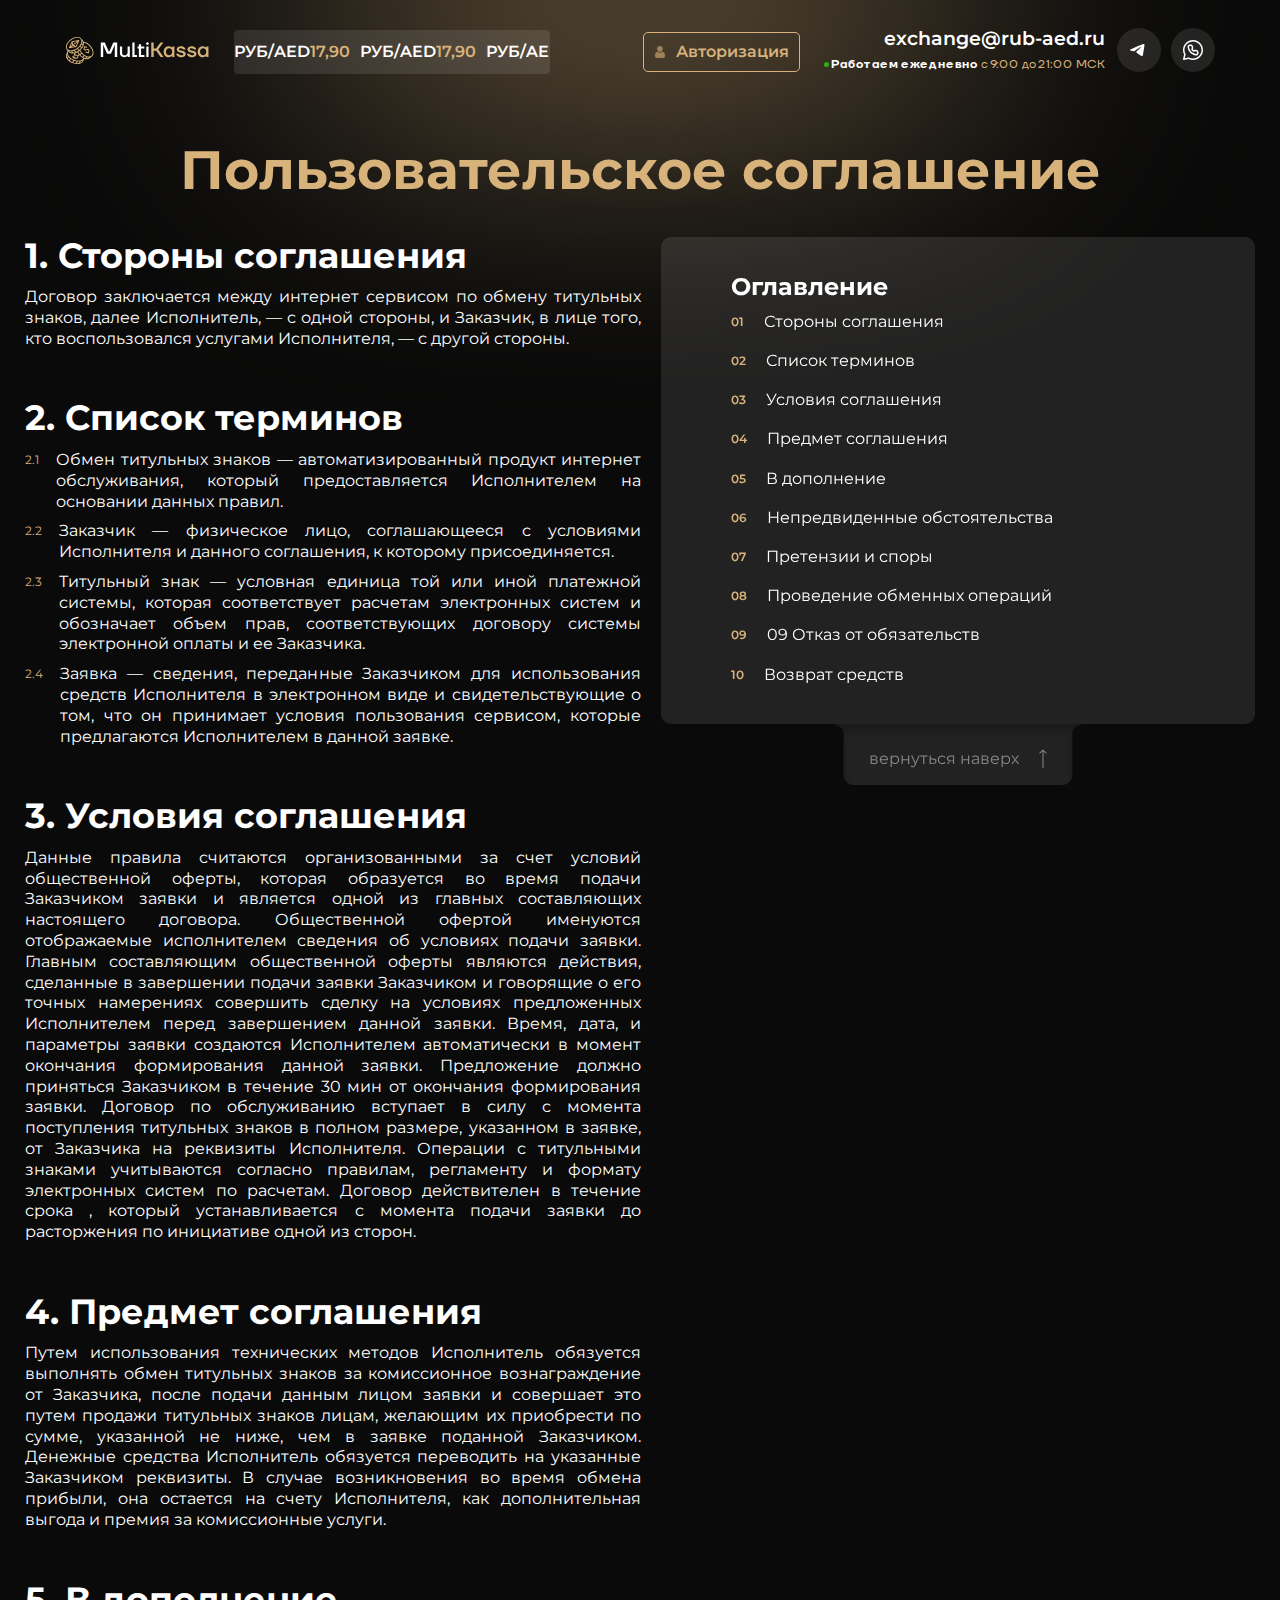
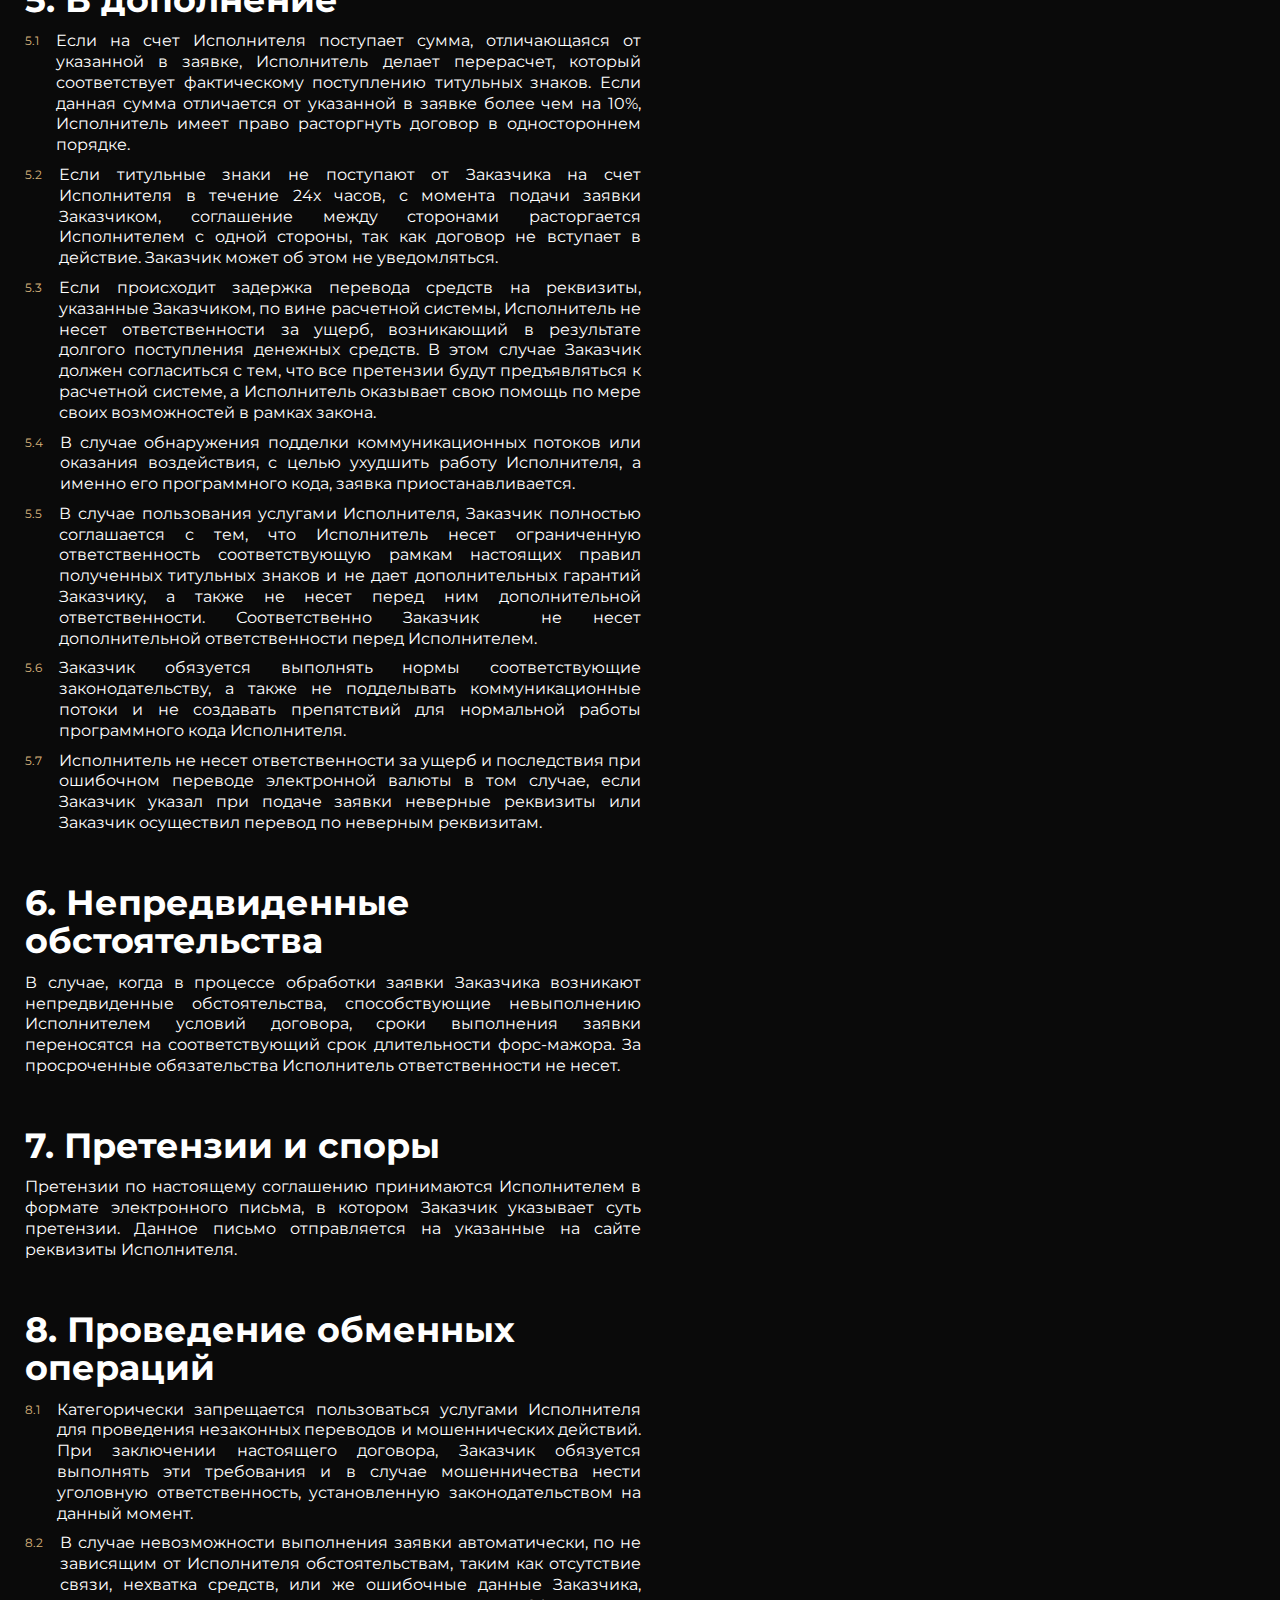
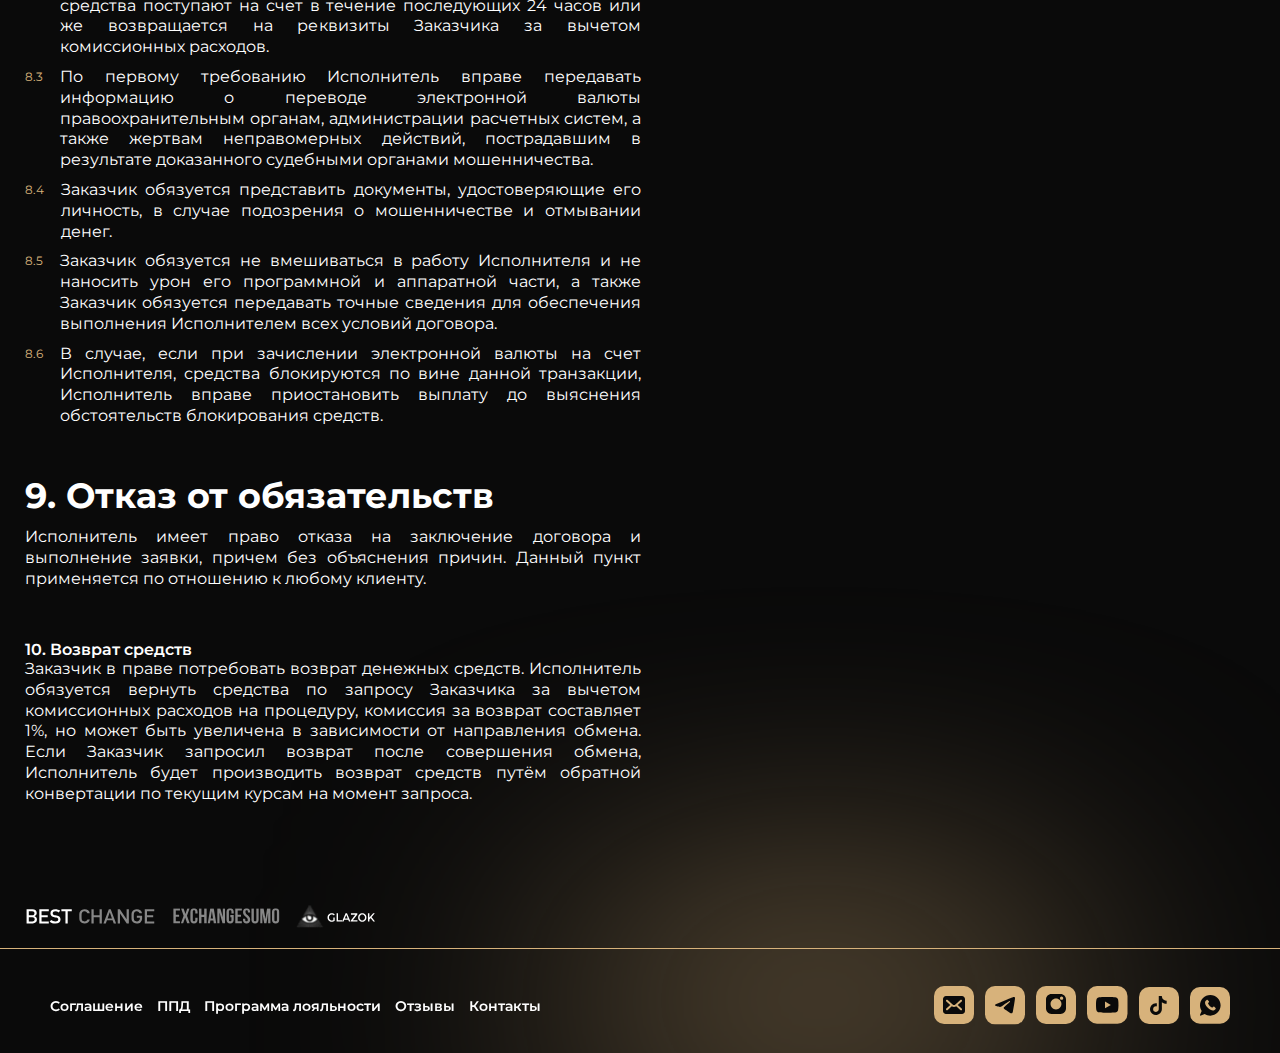
<file: agreements.html>
<!DOCTYPE html>
<html lang="en">

<head>
  <meta charset="UTF-8">
  <meta name="viewport" content="width=device-width, initial-scale=1.0">
  <link rel="icon" type="image/png" href="./images/favicon-128x128.png" />
  <link rel="stylesheet" href="https://cdn.jsdelivr.net/npm/swiper@11/swiper-bundle.min.css" />
  <link rel="stylesheet" href="./css/style.min.css">
  <title>MultiKassa</title>
</head>

<body>
  <div class="wrapper">
    <header class="header" id="top">

      <div class="header__inner">
        <a href="#" class="header__logo">
          <svg xmlns="http://www.w3.org/2000/svg" width="145" height="29" viewBox="0 0 145 29" fill="none">
            <path
              d="M35.7808 21.0328V6.53283H39.778L43.7752 15.5435H44.3011L48.2983 6.53283H52.1904V21.0328H49.771V10.8828L49.9814 8.91497H49.771L45.879 17.7185H42.0921L38.2001 8.91497H37.9897L38.2001 10.8828V21.0328H35.7808ZM54.9237 16.7864V10.4685H57.1327V16.5793C57.1327 17.5045 57.3359 18.1881 57.7428 18.63C58.1635 19.0581 58.8018 19.2721 59.6572 19.2721C60.5126 19.2721 61.214 18.989 61.761 18.4228C62.3219 17.8428 62.6025 17.0902 62.6025 16.165V10.4685H64.8115V21.0328H62.6025V19.5828H62.4973C62.329 19.859 62.0695 20.1352 61.7189 20.4114C60.9616 20.9638 60.099 21.24 59.1313 21.24C57.7988 21.24 56.7611 20.8602 56.0176 20.1007C55.2884 19.3412 54.9237 18.2364 54.9237 16.7864ZM67.3328 21.0328V6.53283H69.5418V19.065H71.9612V21.0328H67.3328ZM72.593 12.4364V10.4685H73.8552V8.18997H76.0642V10.4685H79.3251V12.4364H76.0642V19.065H79.4303V21.0328H73.8552V12.4364H72.593ZM81.492 8.54211C81.2396 8.29354 81.1133 7.98974 81.1133 7.63068C81.1133 7.27163 81.2396 6.96783 81.492 6.71925C81.7445 6.45688 82.0532 6.32568 82.4177 6.32568C82.7824 6.32568 83.0909 6.45688 83.3434 6.71925C83.6101 6.96783 83.7431 7.27163 83.7431 7.63068C83.7431 7.98974 83.6101 8.29354 83.3434 8.54211C83.0909 8.79068 82.7824 8.91497 82.4177 8.91497C82.0532 8.91497 81.7445 8.79068 81.492 8.54211ZM81.3237 21.0328V10.4685H83.5327V21.0328H81.3237Z"
              fill="white" />
            <path
              d="M86.2595 21.0332V6.5332H88.6789V12.5403H91.0983L95.5162 6.5332H98.3563L93.202 13.4725L98.5667 21.0332H95.6214L91.2034 14.8189H88.6789V21.0332H86.2595ZM100.1 19.7282C99.1464 18.7063 98.6693 17.3806 98.6693 15.7511C98.6693 14.1215 99.1464 12.8027 100.1 11.7946C101.068 10.7727 102.274 10.2618 103.718 10.2618C104.63 10.2618 105.465 10.5241 106.222 11.0489C106.545 11.2699 106.832 11.5253 107.085 11.8153H107.19V10.4689H109.399V21.0332H107.19V19.5832H107.085C106.874 19.8732 106.587 20.1494 106.222 20.4118C105.465 20.9641 104.63 21.2403 103.718 21.2403C102.274 21.2403 101.068 20.7363 100.1 19.7282ZM101.825 13.1411C101.264 13.7487 100.983 14.6187 100.983 15.7511C100.983 16.8834 101.264 17.7534 101.825 18.3611C102.386 18.9687 103.158 19.2725 104.139 19.2725C105.065 19.2725 105.801 18.9687 106.348 18.3611C106.909 17.7396 107.19 16.8696 107.19 15.7511C107.19 14.6325 106.909 13.7694 106.348 13.1618C105.801 12.5403 105.065 12.2296 104.139 12.2296C103.158 12.2296 102.386 12.5334 101.825 13.1411ZM111.179 17.7189H113.598C113.696 17.9951 113.872 18.2575 114.124 18.5061C114.643 19.017 115.344 19.2725 116.228 19.2725C116.999 19.2725 117.56 19.1551 117.911 18.9203C118.261 18.6856 118.437 18.3887 118.437 18.0296C118.437 17.9053 118.409 17.7949 118.353 17.6982C118.297 17.5877 118.198 17.4911 118.058 17.4082C117.918 17.3253 117.785 17.2563 117.658 17.2011C117.532 17.132 117.343 17.0699 117.09 17.0146C116.838 16.9456 116.635 16.8973 116.48 16.8696C116.326 16.8282 116.088 16.773 115.765 16.7039C115.457 16.6349 115.225 16.5865 115.071 16.5589C112.827 16.0618 111.705 14.9984 111.705 13.3689C111.705 12.5403 112.091 11.8153 112.862 11.1939C113.633 10.5725 114.65 10.2618 115.912 10.2618C117.666 10.2618 118.977 10.8141 119.846 11.9189C120.239 12.4023 120.506 12.9546 120.646 13.5761H118.332C118.219 13.2999 118.065 13.0789 117.869 12.9132C117.378 12.4575 116.726 12.2296 115.912 12.2296C115.281 12.2296 114.804 12.3401 114.482 12.5611C114.173 12.782 114.019 13.0582 114.019 13.3896C114.019 13.5139 114.047 13.6313 114.103 13.7418C114.159 13.8384 114.257 13.9282 114.398 14.0111C114.538 14.0939 114.671 14.163 114.797 14.2182C114.937 14.2734 115.127 14.3356 115.365 14.4046C115.604 14.4599 115.807 14.5082 115.975 14.5496C116.144 14.5773 116.375 14.6256 116.67 14.6946C116.978 14.7499 117.217 14.7982 117.385 14.8396C119.629 15.3368 120.751 16.4001 120.751 18.0296C120.751 18.9134 120.344 19.673 119.531 20.3082C118.731 20.9296 117.63 21.2403 116.228 21.2403C114.405 21.2403 113.009 20.6534 112.041 19.4796C111.607 18.9411 111.319 18.3541 111.179 17.7189ZM121.903 17.7189H124.323C124.421 17.9951 124.596 18.2575 124.849 18.5061C125.367 19.017 126.069 19.2725 126.952 19.2725C127.724 19.2725 128.285 19.1551 128.635 18.9203C128.986 18.6856 129.161 18.3887 129.161 18.0296C129.161 17.9053 129.133 17.7949 129.077 17.6982C129.021 17.5877 128.923 17.4911 128.783 17.4082C128.642 17.3253 128.509 17.2563 128.383 17.2011C128.257 17.132 128.067 17.0699 127.815 17.0146C127.563 16.9456 127.359 16.8973 127.205 16.8696C127.05 16.8282 126.812 16.773 126.49 16.7039C126.181 16.6349 125.949 16.5865 125.795 16.5589C123.551 16.0618 122.429 14.9984 122.429 13.3689C122.429 12.5403 122.815 11.8153 123.586 11.1939C124.358 10.5725 125.375 10.2618 126.637 10.2618C128.39 10.2618 129.701 10.8141 130.571 11.9189C130.964 12.4023 131.23 12.9546 131.37 13.5761H129.056C128.944 13.2999 128.79 13.0789 128.593 12.9132C128.102 12.4575 127.45 12.2296 126.637 12.2296C126.006 12.2296 125.529 12.3401 125.206 12.5611C124.897 12.782 124.743 13.0582 124.743 13.3896C124.743 13.5139 124.771 13.6313 124.828 13.7418C124.884 13.8384 124.982 13.9282 125.122 14.0111C125.262 14.0939 125.396 14.163 125.522 14.2182C125.662 14.2734 125.851 14.3356 126.09 14.4046C126.328 14.4599 126.532 14.5082 126.7 14.5496C126.868 14.5773 127.1 14.6256 127.394 14.6946C127.703 14.7499 127.941 14.7982 128.11 14.8396C130.353 15.3368 131.476 16.4001 131.476 18.0296C131.476 18.9134 131.069 19.673 130.255 20.3082C129.456 20.9296 128.355 21.2403 126.952 21.2403C125.129 21.2403 123.734 20.6534 122.766 19.4796C122.331 18.9411 122.043 18.3541 121.903 17.7189ZM134.163 19.7282C133.21 18.7063 132.733 17.3806 132.733 15.7511C132.733 14.1215 133.21 12.8027 134.163 11.7946C135.131 10.7727 136.337 10.2618 137.782 10.2618C138.694 10.2618 139.528 10.5241 140.285 11.0489C140.608 11.2699 140.895 11.5253 141.148 11.8153H141.253V10.4689H143.462V21.0332H141.253V19.5832H141.148C140.937 19.8732 140.65 20.1494 140.285 20.4118C139.528 20.9641 138.694 21.2403 137.782 21.2403C136.337 21.2403 135.131 20.7363 134.163 19.7282ZM135.888 13.1411C135.327 13.7487 135.047 14.6187 135.047 15.7511C135.047 16.8834 135.327 17.7534 135.888 18.3611C136.45 18.9687 137.221 19.2725 138.203 19.2725C139.128 19.2725 139.865 18.9687 140.412 18.3611C140.973 17.7396 141.253 16.8696 141.253 15.7511C141.253 14.6325 140.973 13.7694 140.412 13.1618C139.865 12.5403 139.128 12.2296 138.203 12.2296C137.221 12.2296 136.45 12.5334 135.888 13.1411Z"
              fill="#D7B27B" />
            <path
              d="M4.34221 12.16C4.36636 12.16 4.39044 12.1581 4.41429 12.1544L11.1254 11.1074C11.2006 11.0957 11.2718 11.0657 11.3323 11.0203C11.3929 10.9749 11.4411 10.9153 11.4725 10.847L14.279 4.75404C14.3133 4.67953 14.3265 4.59725 14.3172 4.51595C14.3078 4.43466 14.2763 4.35738 14.2259 4.2923C14.1756 4.22719 14.1083 4.17678 14.0312 4.14631C13.954 4.11588 13.8699 4.10654 13.7879 4.11935L7.07672 5.16632C7.00151 5.17804 6.93043 5.208 6.86984 5.25344C6.80928 5.29889 6.76109 5.35842 6.72963 5.42671L3.92317 11.5197C3.89138 11.5887 3.87766 11.6645 3.88333 11.74C3.88896 11.8156 3.91375 11.8886 3.95544 11.9523C3.99712 12.016 4.05438 12.0684 4.12196 12.1046C4.18951 12.1409 4.26524 12.16 4.34221 12.16ZM7.7033 9.7551L9.39384 10.46L6.07308 10.978L7.7033 9.7551ZM7.98874 8.4017L7.66401 5.99227L12.1291 5.2957L7.98874 8.4017ZM7.1455 9.03428L5.51532 10.2572L6.90399 7.24233L7.1455 9.03428ZM10.8197 10.0703L8.5465 9.12252L12.6869 6.01653L10.8197 10.0703Z"
              fill="#D7B27B" />
            <path
              d="M28.4586 15.7162C28.1834 13.7268 27.1742 11.6257 25.6168 9.80013C23.6027 7.43931 20.9994 5.91802 18.6166 5.69927C18.4826 5.38104 18.3075 5.08119 18.0956 4.80713L16.4221 2.64454C15.429 1.36115 13.7209 0.755052 11.6121 0.93764C9.58072 1.11362 7.40126 2.00626 5.47515 3.4512C3.54905 4.89613 2.09646 6.72814 1.385 8.60979C0.646411 10.5631 0.786575 12.3456 1.77968 13.6291L2.74164 14.8722C2.55019 15.1304 2.39114 15.4104 2.26794 15.7061L1.22246 18.2225C0.601975 19.7158 0.936877 21.473 2.16542 23.1704C3.34886 24.8055 5.23487 26.2031 7.47602 27.1059C9.11148 27.7646 10.7994 28.1049 12.3728 28.1049C12.94 28.1065 13.5064 28.0592 14.0654 27.9637C16.1499 27.6008 17.6397 26.5785 18.2601 25.0852L19.2426 22.7204C19.4175 22.7873 19.5927 22.8483 19.7682 22.9036C20.4626 23.1299 21.1883 23.2492 21.9197 23.2573C23.0539 23.2573 24.0551 22.9271 24.8414 22.2768L26.9557 20.5281C28.2104 19.4904 28.7442 17.7815 28.4586 15.7162ZM15.3473 18.8853L16.7563 17.72C17.3758 18.404 18.0646 19.0241 18.8119 19.5706L17.4232 20.7191C16.6648 20.1849 15.9686 19.5699 15.3473 18.8853ZM14.7556 18.1912C14.5636 17.9497 14.3813 17.7029 14.2086 17.4508C14.1885 17.4166 14.1675 17.3829 14.1451 17.3498L14.141 17.3525C13.8008 16.848 13.4993 16.3193 13.2391 15.7707C13.6338 15.5308 14.0208 15.2689 14.4001 14.9849C14.499 14.9108 14.5965 14.8355 14.6927 14.7591C15.1047 15.5615 15.5978 16.3209 16.1644 17.026L14.7556 18.1912ZM13.4662 18.7C13.3738 18.9224 13.1954 19.0996 12.9703 19.1926C12.7453 19.2855 12.4919 19.2866 12.2659 19.1957L10.1361 18.3378L10.7055 16.9674C11.3007 16.7623 11.8794 16.5132 12.4367 16.2225C12.7231 16.8193 13.0556 17.3935 13.4314 17.9401C13.4928 18.0567 13.5277 18.185 13.5338 18.3163C13.5397 18.4475 13.5167 18.5784 13.4662 18.7ZM12.4176 20.5227C12.488 20.688 12.5071 20.8701 12.4723 21.0461C12.4376 21.222 12.3507 21.3839 12.2225 21.5112C12.0944 21.6385 11.9307 21.7255 11.7524 21.7612C11.574 21.797 11.3888 21.7798 11.2204 21.7119L9.09064 20.8541L9.78764 19.1766L11.9173 20.0344C12.0294 20.0792 12.1313 20.1454 12.2172 20.2292C12.303 20.313 12.3712 20.4128 12.4176 20.5227ZM5.86808 15.3679C5.91727 15.3679 5.96696 15.3671 6.0167 15.3662L6.97024 16.5985C5.757 16.4888 4.79009 16.0241 4.18524 15.2424L4.10542 15.1393C4.67937 15.2956 5.27261 15.3725 5.86808 15.3679ZM8.18251 16.5958C8.16439 16.5973 8.14652 16.5985 8.12846 16.5999L7.1041 15.2762C7.76644 15.1785 8.41775 15.0188 9.04918 14.799L10.134 16.2009C9.5001 16.4024 8.84572 16.5349 8.18251 16.5958ZM12.3562 13.0912L13.4714 14.5325C12.7128 15.0663 11.8965 15.516 11.0377 15.8734L9.93856 14.4531C10.7894 14.0812 11.5994 13.6249 12.3562 13.0912ZM14.2035 13.9833L13.0883 12.5421C13.8117 11.9653 14.4735 11.3174 15.0634 10.6085L16.1626 12.0288C15.5846 12.7493 14.9276 13.4048 14.2035 13.9833ZM16.723 11.2578L15.6383 9.85599C16.021 9.31491 16.3503 8.73902 16.6218 8.1362L17.6461 9.45994C17.6398 9.4767 17.6341 9.49337 17.6277 9.51016C17.392 10.1236 17.0886 10.7096 16.723 11.2578ZM17.9521 8.3601L16.9987 7.12795C17.1875 6.52045 17.2835 5.88867 17.2838 5.25338L17.3634 5.35634C17.9683 6.138 18.1668 7.17929 17.9521 8.3601ZM2.24755 8.92599C2.89912 7.20281 4.24346 5.5145 6.03295 4.17206C7.82244 2.82963 9.83244 2.00156 11.6927 1.84038C11.9114 1.82143 12.1245 1.81199 12.3318 1.81206C13.8143 1.81206 14.9927 2.29259 15.69 3.19374C16.4849 4.22094 16.5787 5.69615 15.9543 7.34759C15.3027 9.07076 13.9583 10.7591 12.1689 12.1016C10.3794 13.444 8.36936 14.272 6.50912 14.4332C4.72646 14.5876 3.30731 14.1072 2.51231 13.0805L2.51178 13.0798C1.71697 12.0526 1.62312 10.5774 2.24755 8.92599ZM3.45312 15.7916C4.3303 16.9253 5.76519 17.5304 7.54147 17.5304C7.77615 17.5304 8.01673 17.5198 8.2632 17.4985C8.70555 17.4592 9.14456 17.3895 9.57703 17.2899L8.23876 20.5109L7.38689 20.1678L7.03837 21.0066L7.89024 21.3497L7.54176 22.1885L8.39363 22.5316L8.74215 21.6929L9.59403 22.036L9.24551 22.8748L10.0974 23.2179L10.4459 22.3792L10.8718 22.5507C11.2088 22.6864 11.5791 22.7207 11.9359 22.6493C12.2926 22.5778 12.6199 22.4038 12.8762 22.1492C13.1325 21.8946 13.3064 21.5708 13.3758 21.219C13.4453 20.8671 13.4072 20.5028 13.2664 20.1722C13.2512 20.1365 13.2346 20.1016 13.2172 20.0672C13.4576 19.9855 13.678 19.8554 13.8646 19.6854C14.0512 19.5154 14.1999 19.3091 14.3013 19.0795C14.3144 19.095 14.3272 19.1108 14.3404 19.1263C15.5298 20.5204 16.935 21.6317 18.3979 22.3511C17.8682 23.4787 16.6506 24.259 14.9506 24.5549C13.1117 24.8751 10.9522 24.5895 8.87006 23.7508C6.78779 22.9121 5.04423 21.6255 3.96045 20.1281C2.92176 18.693 2.62321 17.2445 3.11982 16.0493C3.17978 15.9062 3.25076 15.7678 3.33213 15.6352L3.45312 15.7916ZM8.09836 24.4114L7.40158 26.0883C6.54977 25.7148 5.74243 25.2499 4.99426 24.702L5.6809 23.0493C6.43762 23.583 7.24762 24.0394 8.09836 24.4114ZM8.95056 24.7537C9.82201 25.0757 10.7245 25.3094 11.6441 25.4512L10.9574 27.1039C10.0337 26.9785 9.12689 26.7529 8.25346 26.4314L8.95056 24.7537ZM2.07433 18.5656L2.12411 18.4458C2.29193 19.0593 2.55137 19.6447 2.89394 20.1831L2.29827 21.6168C1.7795 20.5314 1.69644 19.4751 2.07433 18.5656ZM2.91496 22.6445C2.90439 22.6299 2.89437 22.6152 2.88395 22.6006L3.5239 21.0604C3.94502 21.5731 4.41494 22.045 4.92729 22.4696L4.24958 24.1008C3.75192 23.6649 3.30436 23.1766 2.91496 22.6445ZM11.9165 27.189L12.5944 25.5576C12.8717 25.5777 13.1468 25.5885 13.4182 25.5885C13.8127 25.5888 14.2067 25.5663 14.5984 25.521L13.9584 27.0614C13.9406 27.0647 13.9231 27.0682 13.9051 27.0713C13.2486 27.1821 12.5817 27.2216 11.9165 27.189ZM15.0765 26.7639L15.6722 25.3302C16.2998 25.1826 16.9016 24.944 17.458 24.6222L17.4082 24.742C17.0303 25.6516 16.2192 26.3477 15.0765 26.7639ZM18.232 21.2337L19.6026 20.1001C20.1697 20.4508 20.7695 20.7473 21.394 20.9856L20.0998 22.0559C20.0825 22.0506 20.0653 22.0457 20.048 22.0403C19.4145 21.8376 18.8055 21.5672 18.232 21.2337ZM24.2494 21.5829C23.4852 22.2149 22.4382 22.4596 21.2301 22.3046L22.4347 21.3083C22.9578 21.4379 23.4947 21.5052 24.034 21.5087C24.141 21.5087 24.2464 21.5048 24.3509 21.4989L24.2494 21.5829ZM26.3637 19.8342C25.3594 20.6648 23.8673 20.8271 22.1623 20.2916C20.3832 19.7328 18.6065 18.4909 17.1595 16.7947C16.467 15.9888 15.8806 15.1 15.414 14.1495C16.8358 12.8636 17.9097 11.3616 18.4903 9.82636C18.9213 8.68643 19.0525 7.60486 18.8901 6.64652C20.9192 6.96144 23.1814 8.3544 24.912 10.383C26.359 12.0791 27.2946 14.0166 27.5465 15.8385C27.788 17.5846 27.368 19.0036 26.3637 19.8342Z"
              fill="#D7B27B" />
            <path
              d="M20.2395 16.0971L21.0454 15.5694C21.1956 15.7249 21.3676 15.8409 21.5613 15.9172C21.9868 16.0884 22.419 16.0303 22.8577 15.743C23.2114 15.5114 23.4258 15.2695 23.5008 15.0172C23.5724 14.7599 23.5266 14.5105 23.3635 14.2691C23.2344 14.0779 23.0524 13.9758 22.8175 13.9627C22.5871 13.9467 22.2998 13.9897 21.9555 14.0918C21.2871 14.2973 20.821 14.4102 20.5571 14.4306C19.8375 14.5028 19.2891 14.2597 18.9119 13.7013C18.657 13.324 18.557 12.9034 18.6117 12.4395C18.6709 11.9726 18.8927 11.5698 19.2773 11.2309L18.793 10.514L19.5654 10.0083L20.0496 10.7252C20.6526 10.4899 21.2324 10.5166 21.7889 10.8051C22.0447 10.9352 22.2748 11.1038 22.4793 11.3109L21.6734 11.8386C21.5469 11.7182 21.406 11.6291 21.2506 11.5712C20.8927 11.4428 20.5167 11.5076 20.1227 11.7656C19.8183 11.965 19.6331 12.1879 19.5671 12.4343C19.501 12.6806 19.5427 12.9145 19.6923 13.1359C19.9165 13.4679 20.3876 13.5295 21.1053 13.3207C21.1648 13.3035 21.2792 13.2722 21.4486 13.2265C21.6145 13.1759 21.7351 13.1441 21.8103 13.1312C21.8866 13.1102 22.0044 13.0839 22.1637 13.0521C22.3242 13.0124 22.4493 12.9921 22.5391 12.9913C22.629 12.9905 22.7453 12.9906 22.8879 12.9914C23.0272 12.9873 23.1452 13.0044 23.2421 13.0425C23.34 13.0727 23.4447 13.113 23.5562 13.1634C23.6721 13.2108 23.7787 13.2825 23.8758 13.3785C23.9696 13.4695 24.0589 13.5779 24.1439 13.7036C24.4293 14.1262 24.5328 14.5663 24.4545 15.0239C24.3773 15.4736 24.1492 15.8769 23.7704 16.2338L24.2546 16.9506L23.4823 17.4564L22.9981 16.7395C22.3044 17.0414 21.6438 17.0241 21.0162 16.6877C20.7267 16.5363 20.4678 16.3394 20.2395 16.0971Z"
              fill="#D7B27B" />
          </svg>
        </a>

        <div class="header__line">
          <div class="items-wrap">
            <div class="items marquee">
              <div class="item">
                <span class="val__name">РУБ/AED</span>
                <span class="val__prise">17,90</span>
              </div>
              <div class="item">
                <span class="val__name">РУБ/AED</span>
                <span class="val__prise">17,90</span>
              </div>
              <div class="item">
                <span class="val__name">РУБ/AED</span>
                <span class="val__prise">17,90</span>
              </div>
              <div class="item">
                <span class="val__name">РУБ/AED</span>
                <span class="val__prise">17,90</span>
              </div>
              <div class="item">
                <span class="val__name">РУБ/AED</span>
                <span class="val__prise">17,90</span>
              </div>
              <div class="item">
                <span class="val__name">РУБ/AED</span>
                <span class="val__prise">17,90</span>
              </div>
              <div class="item">
                <span class="val__name">РУБ/AED</span>
                <span class="val__prise">17,90</span>
              </div>
              <div class="item">
                <span class="val__name">РУБ/AED</span>
                <span class="val__prise">17,90</span>
              </div>
              <div class="item">
                <span class="val__name">РУБ/AED</span>
                <span class="val__prise">17,90</span>
              </div>
              <div class="item">
                <span class="val__name">РУБ/AED</span>
                <span class="val__prise">17,90</span>
              </div>
            </div>
            <div aria-hidden="true" class="items marquee">
              <div class="item">
                <span class="val__name">РУБ/AED</span>
                <span class="val__prise">17,90</span>
              </div>
              <div class="item">
                <span class="val__name">РУБ/AED</span>
                <span class="val__prise">17,90</span>
              </div>
              <div class="item">
                <span class="val__name">РУБ/AED</span>
                <span class="val__prise">17,90</span>
              </div>
              <div class="item">
                <span class="val__name">РУБ/AED</span>
                <span class="val__prise">17,90</span>
              </div>
              <div class="item">
                <span class="val__name">РУБ/AED</span>
                <span class="val__prise">17,90</span>
              </div>
              <div class="item">
                <span class="val__name">РУБ/AED</span>
                <span class="val__prise">17,90</span>
              </div>
              <div class="item">
                <span class="val__name">РУБ/AED</span>
                <span class="val__prise">17,90</span>
              </div>
              <div class="item">
                <span class="val__name">РУБ/AED</span>
                <span class="val__prise">17,90</span>
              </div>
              <div class="item">
                <span class="val__name">РУБ/AED</span>
                <span class="val__prise">17,90</span>
              </div>
              <div class="item">
                <span class="val__name">РУБ/AED</span>
                <span class="val__prise">17,90</span>
              </div>
            </div>
          </div>

        </div>
        <div class="header__nav">
          <ul class="header__nav-list">
            <li><a href="#" class="header__nav-link">Программа лояльности</a></li>
            <li><a href="#" class="header__nav-link">Статьи</a></li>
            <li><a href="#" class="header__nav-link">Отзывы</a></li>
            <li><a href="#" class="header__nav-link">Контакты</a></li>
          </ul>
        </div>
        <div class="header__user">
          <button class="user__btn">
            <svg xmlns="http://www.w3.org/2000/svg" width="12" height="12" viewBox="0 0 12 12" fill="none">
              <g opacity="0.6" clip-path="url(#clip0_1_2633)">
                <path
                  d="M5.91473 5.78043C6.70886 5.78043 7.39651 5.49561 7.95837 4.93367C8.52023 4.37181 8.80505 3.68434 8.80505 2.89013C8.80505 2.09618 8.52023 1.40862 7.95828 0.846585C7.39633 0.284819 6.70877 0 5.91473 0C5.12051 0 4.43304 0.284819 3.87119 0.846676C3.30933 1.40853 3.02441 2.09609 3.02441 2.89013C3.02441 3.68434 3.30933 4.3719 3.87128 4.93376C4.43323 5.49552 5.12079 5.78043 5.91473 5.78043Z"
                  fill="#D7B27B" />
                <path
                  d="M10.9718 9.22731C10.9556 8.99349 10.9228 8.73842 10.8745 8.46908C10.8258 8.19771 10.7631 7.94118 10.688 7.70672C10.6105 7.46438 10.505 7.22506 10.3747 6.99572C10.2393 6.75769 10.0804 6.55041 9.90207 6.37985C9.71558 6.20141 9.48724 6.05795 9.22321 5.95331C8.96008 5.84921 8.66849 5.79648 8.35657 5.79648C8.23407 5.79648 8.1156 5.84674 7.88681 5.9957C7.746 6.08752 7.5813 6.19372 7.39746 6.31119C7.24026 6.41134 7.02731 6.50519 6.76428 6.59015C6.50766 6.67318 6.2471 6.7153 5.98993 6.7153C5.73276 6.7153 5.47229 6.67318 5.21539 6.59015C4.95264 6.50528 4.73969 6.41144 4.58267 6.31128C4.40057 6.19491 4.23578 6.08871 4.09286 5.9956C3.86435 5.84665 3.74579 5.79639 3.62329 5.79639C3.31128 5.79639 3.01978 5.84921 2.75674 5.9534C2.49289 6.05786 2.26447 6.20132 2.07779 6.37994C1.89954 6.5506 1.74051 6.75778 1.60538 6.99572C1.4751 7.22506 1.36963 7.46429 1.29199 7.70681C1.21701 7.94128 1.1543 8.19771 1.10559 8.46908C1.05734 8.73806 1.02457 8.99321 1.00836 9.22759C0.992432 9.4572 0.984375 9.69551 0.984375 9.9362C0.984375 10.5626 1.1835 11.0697 1.57617 11.4437C1.96399 11.8128 2.47714 12 3.10117 12H8.87924C9.50327 12 10.0162 11.8128 10.4041 11.4437C10.7969 11.07 10.996 10.5628 10.996 9.93611C10.9959 9.69432 10.9878 9.45583 10.9718 9.22731Z"
                  fill="#D7B27B" />
              </g>
              <defs>
                <clipPath id="clip0_1_2633">
                  <rect width="12" height="12" fill="white" />
                </clipPath>
              </defs>
            </svg>
            <span class="user__btn-text">Авторизация</span>
          </button>
        </div>
        <div class="header__contact">
          <div class="header__contact-link">
            <a href="mailto:exchange@rub-aed.ru">exchange@rub-aed.ru</a>
          </div>
          <div class="header__contact-bottom">
            <svg xmlns="http://www.w3.org/2000/svg" width="5" height="5" viewBox="0 0 5 5" fill="none">
              <circle cx="2.5" cy="2.5" r="2.5" fill="#32AD13" />
            </svg>
            <span>Работаем ежедневно <i>с 9:00 до 21:00 МСК</i></span>
          </div>
        </div>
        <div class="header__social">
          <a href="#" class="header__social-link">
            <svg xmlns="http://www.w3.org/2000/svg" width="44" height="44" viewBox="0 0 44 44" fill="none">
              <rect width="44" height="44" rx="22" fill="white" fill-opacity="0.1" />
              <path fill-rule="evenodd" clip-rule="evenodd"
                d="M13.9954 21.1659C17.8824 19.4724 20.4743 18.356 21.7711 17.8166C25.4739 16.2765 26.2434 16.0089 26.7448 16.0001C26.8551 15.9982 27.1018 16.0255 27.2615 16.1551C27.3964 16.2646 27.4335 16.4124 27.4513 16.5162C27.469 16.62 27.4911 16.8564 27.4736 17.0411C27.2729 19.1494 26.4047 24.2657 25.963 26.6271C25.7761 27.6263 25.408 27.9613 25.0518 27.9941C24.2775 28.0653 23.6895 27.4823 22.9396 26.9908C21.7661 26.2215 21.1031 25.7426 19.964 24.992C18.6476 24.1245 19.501 23.6477 20.2512 22.8685C20.4475 22.6646 23.8591 19.5615 23.9251 19.28C23.9334 19.2448 23.941 19.1136 23.8631 19.0443C23.7851 18.975 23.67 18.9987 23.587 19.0175C23.4693 19.0442 21.5946 20.2833 17.9629 22.7348C17.4308 23.1002 16.9488 23.2783 16.517 23.2689C16.0409 23.2586 15.1251 22.9998 14.4444 22.7785C13.6094 22.507 12.9457 22.3635 13.0035 21.9026C13.0336 21.6625 13.3642 21.4169 13.9954 21.1659Z"
                fill="white" />
            </svg>
          </a>
          <a href="#" class="header__social-link">
            <svg width="44" height="44" viewBox="0 0 44 44" fill="none" xmlns="http://www.w3.org/2000/svg">
              <rect width="44" height="44" rx="22" fill="white" fill-opacity="0.1" />
              <path fill-rule="evenodd" clip-rule="evenodd"
                d="M22 12C16.4771 12 12 16.4771 12 22C12 23.64 12.3954 25.1896 13.0964 26.5569L12.0204 31.0762C11.9908 31.2009 11.9935 31.331 12.0285 31.4542C12.0634 31.5774 12.1292 31.6896 12.2198 31.7802C12.3104 31.8708 12.4226 31.9366 12.5458 31.9715C12.669 32.0065 12.7991 32.0092 12.9237 31.9796L17.4431 30.9036C18.8104 31.6046 20.36 32 22 32C27.5229 32 32 27.5229 32 22C32 16.4771 27.5229 12 22 12ZM13.5 22C13.5 17.3056 17.3056 13.5 22 13.5C26.6944 13.5 30.5 17.3056 30.5 22C30.5 26.6944 26.6944 30.5 22 30.5C20.5145 30.5 19.12 30.1196 17.9066 29.4514C17.7433 29.3615 17.5524 29.3356 17.3711 29.3787L13.7619 30.2381L14.6212 26.6289C14.6644 26.4476 14.6385 26.2566 14.5486 26.0934C13.8804 24.8799 13.5 23.4855 13.5 22ZM19.2529 24.7471C20.7497 26.2439 22.7456 27.248 24.972 27.487C26.444 27.6449 27.5 26.4321 27.5 25.1724V24.2979C27.5 23.7883 27.3357 23.2923 27.0315 22.8834C26.7274 22.4746 26.2995 22.1747 25.8114 22.0282L25.7417 22.0074L25.6705 21.9934L24.6677 21.7959C24.3453 21.7124 24.0089 21.6979 23.6804 21.7532C23.3519 21.8085 23.0388 21.9324 22.7615 22.1169C22.4351 21.8597 22.1403 21.5649 21.8831 21.2385C22.0676 20.9611 22.1916 20.648 22.247 20.3195C22.3023 19.991 22.2877 19.6545 22.2042 19.332L22.0065 18.3294L21.9925 18.2581L21.9716 18.1885C21.8252 17.7005 21.5253 17.2726 21.1165 16.9684C20.7077 16.6643 20.2118 16.5 19.7022 16.5H18.8275C17.5679 16.5 16.355 17.5557 16.5129 19.0279C16.7519 21.2541 17.7559 23.2502 19.2529 24.7471ZM23.4594 23.4747C23.5704 23.3638 23.7094 23.2849 23.8616 23.2466C24.0138 23.2082 24.1735 23.2118 24.3239 23.2569L25.3805 23.465C25.5596 23.5188 25.7165 23.6288 25.8281 23.7789C25.9397 23.9289 26 24.1109 26 24.2979V25.1724C26 25.6525 25.6095 26.0467 25.1321 25.9955C23.9394 25.8681 22.7907 25.4736 21.7712 24.8415C21.2425 24.5139 20.7534 24.1263 20.3136 23.6864C19.8737 23.2466 19.4861 22.7575 19.1585 22.2287C18.5264 21.2093 18.132 20.0605 18.0045 18.8677C17.9532 18.3904 18.3475 18 18.8275 18H19.7021C19.8891 18 20.071 18.0604 20.221 18.172C20.3709 18.2836 20.4809 18.4406 20.5346 18.6196L20.743 19.676C20.7881 19.8264 20.7917 19.9861 20.7533 20.1384C20.715 20.2906 20.6361 20.4296 20.5251 20.5406L20.3851 20.6806C20.2925 20.7729 20.2259 20.888 20.192 21.0142C20.1455 21.1896 20.1665 21.3794 20.2674 21.5421C20.5419 21.9854 20.8668 22.3955 21.2355 22.7642C21.6042 23.133 22.0144 23.458 22.4577 23.7325C22.6205 23.8332 22.8101 23.8544 22.9856 23.8079C23.1119 23.774 23.227 23.7074 23.3192 23.6147L23.4594 23.4747Z"
                fill="white" />
            </svg>

          </a>
        </div>
      </div>

    </header>
    <main class="main">
      <div class="body__line">
        <div class="items-wrap">
          <div class="items marquee">
            <div class="item">
              <span class="val__name">РУБ/AED</span>
              <span class="val__prise">17,90</span>
            </div>
            <div class="item">
              <span class="val__name">РУБ/AED</span>
              <span class="val__prise">17,90</span>
            </div>
            <div class="item">
              <span class="val__name">РУБ/AED</span>
              <span class="val__prise">17,90</span>
            </div>
            <div class="item">
              <span class="val__name">РУБ/AED</span>
              <span class="val__prise">17,90</span>
            </div>
            <div class="item">
              <span class="val__name">РУБ/AED</span>
              <span class="val__prise">17,90</span>
            </div>
            <div class="item">
              <span class="val__name">РУБ/AED</span>
              <span class="val__prise">17,90</span>
            </div>
            <div class="item">
              <span class="val__name">РУБ/AED</span>
              <span class="val__prise">17,90</span>
            </div>
            <div class="item">
              <span class="val__name">РУБ/AED</span>
              <span class="val__prise">17,90</span>
            </div>
            <div class="item">
              <span class="val__name">РУБ/AED</span>
              <span class="val__prise">17,90</span>
            </div>
            <div class="item">
              <span class="val__name">РУБ/AED</span>
              <span class="val__prise">17,90</span>
            </div>
          </div>
          <div aria-hidden="true" class="items marquee">
            <div class="item">
              <span class="val__name">РУБ/AED</span>
              <span class="val__prise">17,90</span>
            </div>
            <div class="item">
              <span class="val__name">РУБ/AED</span>
              <span class="val__prise">17,90</span>
            </div>
            <div class="item">
              <span class="val__name">РУБ/AED</span>
              <span class="val__prise">17,90</span>
            </div>
            <div class="item">
              <span class="val__name">РУБ/AED</span>
              <span class="val__prise">17,90</span>
            </div>
            <div class="item">
              <span class="val__name">РУБ/AED</span>
              <span class="val__prise">17,90</span>
            </div>
            <div class="item">
              <span class="val__name">РУБ/AED</span>
              <span class="val__prise">17,90</span>
            </div>
            <div class="item">
              <span class="val__name">РУБ/AED</span>
              <span class="val__prise">17,90</span>
            </div>
            <div class="item">
              <span class="val__name">РУБ/AED</span>
              <span class="val__prise">17,90</span>
            </div>
            <div class="item">
              <span class="val__name">РУБ/AED</span>
              <span class="val__prise">17,90</span>
            </div>
            <div class="item">
              <span class="val__name">РУБ/AED</span>
              <span class="val__prise">17,90</span>
            </div>
          </div>
        </div>

      </div>
      <div class="container container-main">
        <div class="agreements__inner">
          <h4 class="agreements__title">Пользовательское соглашение</h4>
          <div class="agreements__wrapper">
            <div class="agreements__body">
              <div class="agreements__body-item" id="item1">
                <h6 class="agreements__heading">1. Стороны соглашения</h6>
                <p>
                  Договор заключается между интернет сервисом по обмену титульных знаков, далее Исполнитель, —
                  с одной стороны, и Заказчик, в лице того, кто воспользовался услугами Исполнителя, — с другой стороны.
                </p>
              </div>
              <div class="agreements__body-item" id="item2">
                <h6 class="agreements__heading">2. Список терминов</h6>
                <p>
                <div class="agreements__body-list">
                  <p>2.1</p>
                  <span>
                    Обмен титульных знаков — автоматизированный продукт интернет обслуживания, который
                    предоставляется Исполнителем на основании данных правил.
                  </span>
                </div>
                <div class="agreements__body-list">
                  <p>2.2</p>
                  <span>
                    Заказчик — физическое лицо, соглашающееся с условиями Исполнителя и данного соглашения, к которому
                    присоединяется.
                  </span>
                </div>
                <div class="agreements__body-list">
                  <p>2.3</p>
                  <span>
                    Титульный знак — условная единица той или иной платежной системы, которая соответствует расчетам
                    электронных систем и обозначает объем прав, соответствующих договору системы электронной оплаты и ее
                    Заказчика.
                  </span>
                </div>
                <div class="agreements__body-list">
                  <p>2.4</p>
                  <span>
                    Заявка — сведения, переданные Заказчиком для использования средств Исполнителя в электронном виде и
                    свидетельствующие о том, что он принимает условия пользования сервисом, которые предлагаются
                    Исполнителем в данной заявке.
                  </span>
                </div>
                </p>
              </div>
              <div class="agreements__body-item" id="item3">
                <h6 class="agreements__heading">3. Условия соглашения</h6>
                <p>
                  Данные правила считаются организованными за счет условий общественной оферты, которая образуется во
                  время подачи Заказчиком заявки и является одной из главных составляющих настоящего договора.
                  Общественной офертой именуются отображаемые исполнителем сведения об условиях подачи заявки. Главным
                  составляющим общественной оферты являются действия, сделанные в завершении подачи заявки Заказчиком и
                  говорящие о его точных намерениях совершить сделку на условиях предложенных Исполнителем перед
                  завершением данной заявки. Время, дата, и параметры заявки создаются Исполнителем автоматически в
                  момент окончания формирования данной заявки. Предложение должно приняться Заказчиком в течение 30 мин
                  от окончания формирования заявки. Договор по обслуживанию вступает в силу с момента поступления
                  титульных знаков в полном размере, указанном в заявке, от Заказчика на реквизиты Исполнителя. Операции
                  с титульными знаками учитываются согласно правилам, регламенту и формату электронных систем по
                  расчетам. Договор действителен в течение срока , который устанавливается с момента подачи заявки до
                  расторжения по инициативе одной из сторон.
                </p>
              </div>
              <div class="agreements__body-item" id="item4">
                <h6 class="agreements__heading">4. Предмет соглашения</h6>
                <p>
                  Путем использования технических методов Исполнитель обязуется выполнять обмен титульных знаков за
                  комиссионное вознаграждение от Заказчика, после подачи данным лицом заявки и совершает это путем
                  продажи титульных знаков лицам, желающим их приобрести по сумме, указанной не ниже, чем в заявке
                  поданной Заказчиком. Денежные средства Исполнитель обязуется переводить на указанные Заказчиком
                  реквизиты. В случае возникновения во время обмена прибыли, она остается на счету Исполнителя, как
                  дополнительная выгода и премия за комиссионные услуги.
                </p>
              </div>
              <div class="agreements__body-item" id="item5">
                <h6 class="agreements__heading">5. В дополнение</h6>
                <p>
                <div class="agreements__body-list">
                  <p>5.1</p>
                  <span>
                    Если на счет Исполнителя поступает сумма, отличающаяся от указанной в заявке, Исполнитель делает
                    перерасчет, который соответствует фактическому поступлению титульных знаков. Если данная сумма
                    отличается от указанной в заявке более чем на 10%, Исполнитель имеет право расторгнуть договор в
                    одностороннем порядке.
                  </span>
                </div>
                <div class="agreements__body-list">
                  <p>5.2</p>
                  <span>
                    Если титульные знаки не поступают от Заказчика на счет Исполнителя в течение 24х часов, с момента
                    подачи заявки Заказчиком, соглашение между сторонами расторгается Исполнителем с одной стороны, так
                    как договор не вступает в действие. Заказчик может об этом не уведомляться.
                  </span>
                </div>
                <div class="agreements__body-list">
                  <p>5.3</p>
                  <span>
                    Если происходит задержка перевода средств на реквизиты, указанные Заказчиком, по вине расчетной
                    системы, Исполнитель не несет ответственности за ущерб, возникающий в результате долгого поступления
                    денежных средств. В этом случае Заказчик должен согласиться с тем, что все претензии будут
                    предъявляться к расчетной системе, а Исполнитель оказывает свою помощь по мере своих возможностей в
                    рамках закона.
                  </span>
                </div>
                <div class="agreements__body-list">
                  <p>5.4</p>
                  <span>
                    В случае обнаружения подделки коммуникационных потоков или оказания воздействия, с целью ухудшить
                    работу Исполнителя, а именно его программного кода, заявка приостанавливается.
                  </span>
                </div>
                <div class="agreements__body-list">
                  <p>5.5</p>
                  <span>
                    В случае пользования услугами Исполнителя, Заказчик полностью соглашается с тем, что Исполнитель
                    несет ограниченную ответственность соответствующую рамкам настоящих правил полученных титульных
                    знаков и не дает дополнительных гарантий Заказчику, а также не несет перед ним дополнительной
                    ответственности. Соответственно Заказчик  не несет дополнительной ответственности перед
                    Исполнителем.
                  </span>
                </div>
                <div class="agreements__body-list">
                  <p>5.6</p>
                  <span>
                    Заказчик обязуется выполнять нормы соответствующие законодательству, а также не подделывать
                    коммуникационные потоки и не создавать препятствий для нормальной работы программного кода
                    Исполнителя.
                  </span>
                </div>
                <div class="agreements__body-list">
                  <p>5.7</p>
                  <span>
                    Исполнитель не несет ответственности за ущерб и последствия при ошибочном переводе электронной
                    валюты в том случае, если Заказчик указал при подаче заявки неверные реквизиты или Заказчик
                    осуществил перевод по неверным реквизитам. 
                  </span>
                </div>
                </p>
              </div>
              <div class="agreements__body-item" id="item6">
                <h6 class="agreements__heading">6. Непредвиденные обстоятельства</h6>
                <p>
                  В случае, когда в процессе обработки заявки Заказчика возникают непредвиденные обстоятельства,
                  способствующие невыполнению Исполнителем условий договора, сроки выполнения заявки переносятся на
                  соответствующий срок длительности форс-мажора. За просроченные обязательства Исполнитель
                  ответственности не несет.
                </p>
              </div>
              <div class="agreements__body-item" id="item7">
                <h6 class="agreements__heading">7. Претензии и споры</h6>
                <p>
                  Претензии по настоящему соглашению принимаются Исполнителем в формате электронного письма, в котором
                  Заказчик указывает суть претензии. Данное письмо отправляется на указанные на сайте реквизиты
                  Исполнителя.
                </p>
              </div>
              <div class="agreements__body-item" id="item8">
                <h6 class="agreements__heading">8. Проведение обменных операций</h6>
                <p>
                <div class="agreements__body-list">
                  <p>8.1</p>
                  <span>
                    Категорически запрещается пользоваться услугами Исполнителя для проведения незаконных переводов и
                    мошеннических действий. При заключении настоящего договора, Заказчик обязуется выполнять эти
                    требования и в случае мошенничества нести уголовную ответственность, установленную законодательством
                    на данный момент.
                  </span>
                </div>
                <div class="agreements__body-list">
                  <p>8.2</p>
                  <span>
                    В случае невозможности выполнения заявки автоматически, по не зависящим от Исполнителя
                    обстоятельствам, таким как отсутствие связи, нехватка средств, или же ошибочные данные Заказчика,
                    средства поступают на счет в течение последующих 24 часов или же возвращается на реквизиты Заказчика
                    за вычетом комиссионных расходов.
                  </span>
                </div>
                <div class="agreements__body-list">
                  <p>8.3</p>
                  <span>
                    По первому требованию Исполнитель вправе передавать информацию о переводе электронной валюты
                    правоохранительным органам, администрации расчетных систем, а также жертвам неправомерных действий,
                    пострадавшим в результате доказанного судебными органами мошенничества.
                  </span>
                </div>
                <div class="agreements__body-list">
                  <p>8.4</p>
                  <span>
                    Заказчик обязуется представить документы, удостоверяющие его личность, в случае подозрения о
                    мошенничестве и отмывании денег.
                  </span>
                </div>
                <div class="agreements__body-list">
                  <p>8.5</p>
                  <span>
                    Заказчик обязуется не вмешиваться в работу Исполнителя и не наносить урон его программной и
                    аппаратной части, а также Заказчик обязуется передавать точные сведения для обеспечения выполнения
                    Исполнителем всех условий договора.
                  </span>
                </div>
                <div class="agreements__body-list">
                  <p>8.6</p>
                  <span>
                    В случае, если при зачислении электронной валюты на счет Исполнителя, средства блокируются по вине
                    данной транзакции, Исполнитель вправе приостановить выплату до выяснения обстоятельств блокирования
                    средств.
                  </span>
                </div>
                </p>
              </div>
              <div class="agreements__body-item" id="item9">
                <h6 class="agreements__heading">9. Отказ от обязательств</h6>
                <p>
                  Исполнитель имеет право отказа на заключение договора и выполнение заявки, причем без объяснения
                  причин. Данный пункт применяется по отношению к любому клиенту.
                </p>
              </div>
              <div class="agreements__body-item" id="item10" <h6 class="agreements__heading">10. Возврат средств</h6>
                <p>
                  Заказчик в праве потребовать возврат денежных средств. Исполнитель обязуется вернуть средства по
                  запросу Заказчика за вычетом комиссионных расходов на процедуру, комиссия за возврат составляет 1%, но
                  может быть увеличена в зависимости от направления обмена.

                  Если Заказчик запросил возврат после совершения обмена, Исполнитель будет производить возврат средств
                  путём обратной конвертации по текущим курсам на момент запроса.
                </p>
              </div>

            </div>
            <div class="agreements__aside">
              <div class="agreements__aside-wrap">
                <h6 class="agreements__aside-title">Оглавление</h6>
                <a href="#item1" class="agreements__aside-item">
                  <span>01</span>
                  <p>Стороны соглашения</p>
                </a>
                <a href="#item2" class="agreements__aside-item">
                  <span>02</span>
                  <p>
                    Список терминов</p>
                </a>
                <a href="#item3" class="agreements__aside-item">
                  <span>03</span>
                  <p>
                    Условия соглашения</p>
                </a>
                <a href="#item4" class="agreements__aside-item">
                  <span>04</span>
                  <p>
                    Предмет соглашения
                  </p>
                </a>
                <a href="#item5" class="agreements__aside-item">
                  <span>05</span>
                  <p>

                    В дополнение</p>
                </a>
                <a href="#item6" class="agreements__aside-item">
                  <span>06</span>
                  <p>

                    Непредвиденные обстоятельства</p>
                </a>
                <a href="#item7" class="agreements__aside-item">
                  <span>07</span>
                  <p>
                    Претензии и споры</p>
                </a>
                <a href="#item8" class="agreements__aside-item">
                  <span>08</span>
                  <p>
                    Проведение обменных операций</p>
                </a>
                <a href="#item9" class="agreements__aside-item">
                  <span>09</span>
                  <p>09
                    Отказ от обязательств</p>
                </a>
                <a href="#item10" class="agreements__aside-item">
                  <span>10</span>
                  <p>
                    Возврат средств</p>
                </a>
              </div>
              <a href="#top" class="top__link">


                <svg xmlns="http://www.w3.org/2000/svg" width="249" height="61" viewBox="0 0 249 61" fill="none"
                  class="figure">
                  <g filter="url(#filter0_i_1544_30896)">
                    <path
                      d="M0 0L249 0C249 0 239 3 239 8C239 13 239 16 239 16V51C239 56.5228 234.523 61 229 61H20C14.4772 61 10 56.5228 10 51V16C10 16 10 13 10 8C10 3 0 0 0 0Z"
                      fill="#222222" />
                  </g>
                  <defs>
                    <filter id="filter0_i_1544_30896" x="0" y="0" width="249" height="68" filterUnits="userSpaceOnUse"
                      color-interpolation-filters="sRGB">
                      <feFlood flood-opacity="0" result="BackgroundImageFix" />
                      <feBlend mode="normal" in="SourceGraphic" in2="BackgroundImageFix" result="shape" />
                      <feColorMatrix in="SourceAlpha" type="matrix" values="0 0 0 0 0 0 0 0 0 0 0 0 0 0 0 0 0 0 127 0"
                        result="hardAlpha" />
                      <feOffset dy="7" />
                      <feGaussianBlur stdDeviation="5" />
                      <feComposite in2="hardAlpha" operator="arithmetic" k2="-1" k3="1" />
                      <feColorMatrix type="matrix" values="0 0 0 0 0 0 0 0 0 0 0 0 0 0 0 0 0 0 0.25 0" />
                      <feBlend mode="normal" in2="shape" result="effect1_innerShadow_1544_30896" />
                    </filter>
                  </defs>
                </svg>
                <div class="top__link-text">
                  <span class="top__link-wrap">вернуться наверх
                    <svg xmlns="http://www.w3.org/2000/svg" width="8" height="19" viewBox="0 0 8 19" fill="none">
                      <path
                        d="M4.35355 0.646446C4.15829 0.451185 3.84171 0.451185 3.64645 0.646446L0.464465 3.82843C0.269203 4.02369 0.269203 4.34027 0.464465 4.53553C0.659728 4.7308 0.97631 4.7308 1.17157 4.53553L4 1.70711L6.82843 4.53553C7.02369 4.7308 7.34027 4.7308 7.53553 4.53553C7.7308 4.34027 7.7308 4.02369 7.53553 3.82843L4.35355 0.646446ZM4.5 19L4.5 1L3.5 1L3.5 19L4.5 19Z"
                        fill="#878787" />
                    </svg>
                  </span>
                </div>
              </a>
            </div>
          </div>
        </div>
      </div>
      <div class="user__form">
        <div class="user__form-overlay"></div>
        <div class="user__form-wrap">
          <div class="reg">
            <h4>Регистрация</h4>
            <form action="" class="user__form-reg">
              <div class="user__form-input user__form-input-name">
                <input type="text" placeholder="Введите ваше имя">
              </div>
              <div class="user__form-input user__form-input-mail">
                <input type="tel" placeholder="Введите ваш телефон">
              </div>
              <div class="user__form-input-box">
                <div class="user__form-input user__form-input-pass">
                  <input type="password" placeholder="Пароль">
                </div>
                <div class="user__form-input user__form-input-pass">
                  <input type="password" placeholder="Повторите пароль">
                </div>
              </div>
              <button class="send-reg user__form-btn gold-btn">
                ЗАРЕГИСТРИРОВАТЬСЯ
              </button>
            </form>
            <span class="policy-form">Даю согласие на <a href="#">обработку персональных данных</a></span>
            <a href="#" class="replace__form">ВОЙТИ</a>
          </div>
          <div class="sing">
            <h4>Авторизация</h4>
            <form action="" class="user__form-sing">
              <div class="user__form-input user__form-input-name">
                <input type="text" placeholder="Введите ваше имя">
              </div>
              <div class="pass__box">
                <div class="user__form-input user__form-input-pass">
                  <input type="password" placeholder="Введите ваш пароль">
                </div>
                <a href="#" class="pass-forgot">Забыли пароль?</a>
              </div>


              <button class="send-reg user__form-btn gold-btn">
                ВОЙТИ
              </button>
              <button class="send-reg user__form-btn tg blue-btn">
                <span>ВОЙТИ ЧЕРЕЗ TELEGRAM
                  <svg xmlns="http://www.w3.org/2000/svg" width="14" height="14" viewBox="0 0 14 14" fill="none">
                    <g clip-path="url(#clip0_1539_11410)">
                      <path
                        d="M5.49335 8.85566L5.26177 12.113C5.5931 12.113 5.7366 11.9707 5.90869 11.7997L7.4621 10.3152L10.6809 12.6724C11.2713 13.0014 11.6872 12.8282 11.8464 12.1293L13.9593 2.22899L13.9599 2.22841C14.1471 1.35574 13.6443 1.01449 13.0691 1.22857L0.649937 5.98332C-0.197646 6.31232 -0.184813 6.78482 0.505854 6.99891L3.68094 7.98649L11.056 3.37174C11.4031 3.14191 11.7187 3.26907 11.4591 3.49891L5.49335 8.85566Z"
                        fill="white" />
                    </g>
                    <defs>
                      <clipPath id="clip0_1539_11410">
                        <rect width="14" height="14" fill="white" />
                      </clipPath>
                    </defs>
                  </svg>
                </span>
              </button>
            </form>
            <a href="#" class="replace__form">ЗАРЕГИСТРИРОВАТЬСЯ</a>
          </div>
          <div class="code__form">

            <h4>Код</h4>
            <form action="" class="user__form-sing">
              <div class="pass__box">
                <div class="user__form-input">
                  <input type="text" placeholder="Введите код ">
                </div>
              </div>
              <button class="send-reg user__form-btn gold-btn">
                отправить код
              </button>
              <a href="#" class="code-reset">отправить код повторно</a>
            </form>

          </div>
        </div>

      </div>
      <div class="container">
        <div class="footer__box">
          <a href="" class="footer__box-link">
            <svg xmlns="http://www.w3.org/2000/svg" width="131" height="17" viewBox="0 0 131 17" fill="none">
              <path
                d="M1.57031 15.4854V1.26015H7.33088C8.79226 1.27316 9.89001 1.62439 10.6241 2.31387C11.365 3.00984 11.7354 3.93022 11.7354 5.075C11.7491 5.66041 11.6029 6.21978 11.297 6.75315C11.1407 7.00682 10.9163 7.24749 10.6241 7.47514C10.3318 7.7158 9.97157 7.9337 9.54335 8.12882V8.16788C10.3522 8.3695 10.964 8.77602 11.3785 9.38746C11.766 10.0184 11.9598 10.7045 11.9598 11.4461C11.9462 12.6754 11.5451 13.6478 10.7566 14.3634C9.97497 15.1114 8.99958 15.4854 7.83047 15.4854H1.57031ZM7.2901 9.17276H3.82356V13.4462H7.2901C8.12614 13.4332 8.73789 13.2153 9.12532 12.7925C9.51277 12.3762 9.70649 11.8819 9.70649 11.3095C9.70649 10.7241 9.51277 10.2233 9.12532 9.80697C8.73789 9.39715 8.12614 9.18585 7.2901 9.17276ZM7.07599 3.18221H3.82356V7.25073H7.07599C7.89844 7.25073 8.50339 7.04584 8.89082 6.63607C9.28506 6.25881 9.48218 5.78398 9.48218 5.2116C9.48218 4.6392 9.28506 4.15462 8.89082 3.75785C8.50339 3.38709 7.89844 3.19522 7.07599 3.18221ZM14.3149 15.4854V1.26015H23.8071V3.29928H16.5681V7.35805H22.7468V9.27037H16.5681V13.4462H23.8071V15.4854H14.3149ZM26.1215 12.0315C27.3042 12.9617 28.7113 13.4332 30.3426 13.4462C32.273 13.4202 33.2518 12.76 33.279 11.4656C33.2925 10.4054 32.6468 9.76791 31.3417 9.55331C30.7436 9.47528 30.0877 9.38746 29.374 9.28985C28.0961 9.08824 27.1241 8.63615 26.458 7.9337C25.7715 7.21171 25.4283 6.33361 25.4283 5.29941C25.4283 4.05706 25.8599 3.05537 26.7231 2.29436C27.5592 1.53984 28.7453 1.15607 30.2814 1.14307C32.1302 1.18209 33.7378 1.67318 35.1039 2.61632L33.8499 4.39203C32.7352 3.68956 31.5083 3.32531 30.1693 3.29928C29.4759 3.29928 28.8982 3.46515 28.436 3.79688C27.9534 4.14161 27.7053 4.65547 27.6917 5.33843C27.6917 5.74821 27.8582 6.11896 28.1913 6.45069C28.5244 6.78892 29.0579 7.02308 29.7921 7.15317C30.1999 7.21821 30.7572 7.29302 31.4641 7.37758C32.8576 7.55974 33.8873 8.0378 34.5534 8.81179C35.2127 9.57279 35.5424 10.4574 35.5424 11.4656C35.4677 14.1845 33.7276 15.5634 30.3222 15.6024C28.1199 15.6024 26.2269 14.9519 24.6432 13.6511L26.1215 12.0315ZM40.4465 15.4854V3.18221H36.3785V1.26015H46.7781V3.18221H42.71V15.4854H40.4465Z"
                fill="white" />
              <path
                d="M62.4528 11.5046H64.8386C64.5123 12.825 63.8904 13.8398 62.9728 14.5487C62.028 15.2512 60.9099 15.6024 59.6184 15.6024C58.4493 15.5764 57.4739 15.3032 56.6922 14.7829C55.897 14.2821 55.3192 13.7031 54.9589 13.0462C54.8502 12.8316 54.7517 12.6267 54.6633 12.4316C54.5817 12.2298 54.5137 11.9762 54.4594 11.6705C54.3575 11.0981 54.3064 9.9989 54.3064 8.37279C54.3064 6.72062 54.3575 5.61487 54.4594 5.05549C54.5681 4.49611 54.7347 4.04405 54.9589 3.69931C55.3192 3.04236 55.897 2.45697 56.6922 1.94311C57.4739 1.42276 58.4493 1.15607 59.6184 1.14307C61.0526 1.15607 62.2217 1.5626 63.1257 2.36265C64.0298 3.1692 64.6007 4.16764 64.8386 5.35794H62.4528C62.2693 4.78555 61.9362 4.29772 61.4536 3.89445C60.9507 3.51068 60.3389 3.3123 59.6184 3.29928C59.0882 3.3123 58.6328 3.41312 58.2521 3.60175C57.8647 3.79688 57.552 4.04079 57.3142 4.33349C57.0218 4.6392 56.8282 5.03272 56.733 5.51405C56.6243 6.02139 56.5699 6.9743 56.5699 8.37279C56.5699 9.77121 56.6243 10.7176 56.733 11.212C56.8282 11.7062 57.0218 12.1063 57.3142 12.412C57.552 12.7047 57.8647 12.9421 58.2521 13.1242C58.6328 13.3389 59.0882 13.4462 59.6184 13.4462C60.8827 13.4462 61.8275 12.799 62.4528 11.5046ZM74.5755 15.4854V9.27037H68.6925V15.4854H66.4393V1.26015H68.6925V7.35805H74.5755V1.26015H76.8288V15.4854H74.5755ZM82.6097 10.3923H86.9531L84.8018 4.17739H84.761L82.6097 10.3923ZM88.7475 15.4854L87.5954 12.3047H81.9572L80.8152 15.4854H78.4295L83.8332 1.26015H85.7194L91.1231 15.4854H88.7475ZM92.7239 15.4854V1.26015H94.8446L101.574 11.368H101.614V1.26015H103.868V15.4854H101.737L95.0179 5.37746H94.9771V15.4854H92.7239ZM111.841 9.68988V7.65076H117.123V10.5485C117.095 11.973 116.585 13.1665 115.593 14.1292C114.594 15.0853 113.336 15.5764 111.821 15.6024C110.652 15.5764 109.675 15.3032 108.894 14.7829C108.099 14.2821 107.522 13.7031 107.161 13.0462C107.052 12.8316 106.954 12.6267 106.865 12.4316C106.783 12.2298 106.716 11.9762 106.661 11.6705C106.559 11.0981 106.509 9.9989 106.509 8.37279C106.509 6.72062 106.559 5.61487 106.661 5.05549C106.77 4.49611 106.937 4.04405 107.161 3.69931C107.522 3.04236 108.099 2.45697 108.894 1.94311C109.675 1.42276 110.652 1.15607 111.821 1.14307C113.254 1.15607 114.424 1.5626 115.328 2.36265C116.232 3.1692 116.803 4.16764 117.041 5.35794H114.654C114.472 4.78555 114.139 4.29772 113.655 3.89445C113.153 3.51068 112.541 3.3123 111.821 3.29928C111.291 3.3123 110.835 3.41312 110.454 3.60175C110.067 3.79688 109.754 4.04079 109.516 4.33349C109.224 4.6392 109.03 5.03272 108.935 5.51405C108.827 6.02139 108.772 6.9743 108.772 8.37279C108.772 9.77121 108.827 10.7176 108.935 11.212C109.03 11.7062 109.224 12.1063 109.516 12.412C109.754 12.7047 110.067 12.9421 110.454 13.1242C110.835 13.3389 111.291 13.4462 111.821 13.4462C112.697 13.4462 113.421 13.16 113.993 12.5876C114.563 12.0412 114.855 11.3225 114.868 10.4314V9.68988H111.841ZM119.763 15.4854V1.26015H129.255V3.29928H122.016V7.35805H128.195V9.27037H122.016V13.4462H129.255V15.4854H119.763Z"
                fill="#878787" />
            </svg>
          </a>
          <a href="" class="footer__box-link">
            <svg xmlns="http://www.w3.org/2000/svg" width="108" height="17" viewBox="0 0 108 17" fill="none">
              <g clip-path="url(#clip0_1_2316)">
                <path
                  d="M3.79742 2.52421V6.68422H7.11167V8.81755H3.79742V13.1909H7.96767V15.3242H1.38306V0.390881H7.96767V2.52421H3.79742ZM15.2802 0.390881H17.5189L14.9948 7.64421L17.6945 15.3242H15.1485L13.1731 9.41488L11.1758 15.3242H8.91507L11.6147 7.64421L9.09066 0.390881H11.5928L13.4145 5.89488L15.2802 0.390881ZM23.2924 9.75622H25.575V11.7402C25.575 12.9491 25.2677 13.8807 24.6532 14.5349C24.0386 15.1749 23.146 15.4949 21.9754 15.4949C20.8048 15.4949 19.9123 15.1749 19.2977 14.5349C18.6831 13.8807 18.3758 12.9491 18.3758 11.7402V3.97488C18.3758 2.76599 18.6831 1.84155 19.2977 1.20155C19.9123 0.547325 20.8048 0.220215 21.9754 0.220215C23.146 0.220215 24.0386 0.547325 24.6532 1.20155C25.2677 1.84155 25.575 2.76599 25.575 3.97488V5.42555H23.2924V3.82555C23.2924 2.84422 22.8753 2.35355 22.0413 2.35355C21.2072 2.35355 20.7902 2.84422 20.7902 3.82555V11.8895C20.7902 12.8567 21.2072 13.3402 22.0413 13.3402C22.8753 13.3402 23.2924 12.8567 23.2924 11.8895V9.75622ZM29.4543 8.92422V15.3242H27.0399V0.390881H29.4543V6.79088H32.1979V0.390881H34.6561V15.3242H32.1979V8.92422H29.4543ZM41.7622 0.390881L44.2205 15.3242H41.7842L41.3671 12.6149H38.4041L37.987 15.3242H35.7702L38.2285 0.390881H41.7622ZM39.8746 3.03622L38.7113 10.5882H41.0379L39.8746 3.03622ZM50.5027 15.3242L47.4958 4.50821V15.3242H45.3228V0.390881H48.3518L50.832 9.32955V0.390881H52.9829V15.3242H50.5027ZM58.3331 9.13755V7.00422H61.7132V11.7402C61.7132 12.9491 61.4059 13.8807 60.7914 14.5349C60.1768 15.1749 59.2842 15.4949 58.1136 15.4949C56.943 15.4949 56.0505 15.1749 55.4359 14.5349C54.8213 13.8807 54.514 12.9491 54.514 11.7402V3.97488C54.514 2.76599 54.8213 1.84155 55.4359 1.20155C56.0505 0.547325 56.943 0.220215 58.1136 0.220215C59.2842 0.220215 60.1768 0.547325 60.7914 1.20155C61.4059 1.84155 61.7132 2.76599 61.7132 3.97488V5.42555H59.4306V3.82555C59.4306 2.84422 59.0135 2.35355 58.1795 2.35355C57.3454 2.35355 56.9284 2.84422 56.9284 3.82555V11.8895C56.9284 12.8567 57.3454 13.3402 58.1795 13.3402C59.0135 13.3402 59.4306 12.8567 59.4306 11.8895V9.13755H58.3331ZM65.6783 2.52421V6.68422H68.9925V8.81755H65.6783V13.1909H69.8485V15.3242H63.2639V0.390881H69.8485V2.52421H65.6783ZM71.0373 3.97488C71.0373 2.76599 71.3373 1.84155 71.9372 1.20155C72.5371 0.547325 73.4224 0.220215 74.593 0.220215C75.7636 0.220215 76.6489 0.547325 77.2488 1.20155C77.8487 1.84155 78.1487 2.76599 78.1487 3.97488V4.44422H75.866V3.82555C75.866 2.84422 75.4636 2.35355 74.6589 2.35355C73.8541 2.35355 73.4517 2.84422 73.4517 3.82555C73.4517 4.38022 73.6126 4.90644 73.9345 5.40422C74.2565 5.88777 74.6442 6.32866 75.0978 6.72688C75.5661 7.1251 76.0343 7.54466 76.5025 7.98555C76.9708 8.41222 77.3659 8.95266 77.6878 9.60688C78.0097 10.2469 78.1706 10.958 78.1706 11.7402C78.1706 12.9491 77.8634 13.8807 77.2488 14.5349C76.6342 15.1749 75.7417 15.4949 74.5711 15.4949C73.4005 15.4949 72.5079 15.1749 71.8933 14.5349C71.2787 13.8807 70.9715 12.9491 70.9715 11.7402V10.8229H73.2541V11.8895C73.2541 12.8567 73.6712 13.3402 74.5052 13.3402C75.3393 13.3402 75.7563 12.8567 75.7563 11.8895C75.7563 11.3349 75.5953 10.8158 75.2734 10.3322C74.9515 9.83444 74.5564 9.38644 74.0882 8.98822C73.6346 8.58999 73.1737 8.17755 72.7054 7.75088C72.2372 7.30999 71.8421 6.76955 71.5202 6.12955C71.1983 5.47533 71.0373 4.7571 71.0373 3.97488ZM79.4442 0.390881H81.8586V11.9109C81.8586 12.878 82.2756 13.3615 83.1097 13.3615C83.9437 13.3615 84.3607 12.878 84.3607 11.9109V0.390881H86.6434V11.7615C86.6434 12.9704 86.3361 13.902 85.7216 14.5562C85.107 15.1962 84.2144 15.5162 83.0438 15.5162C81.8732 15.5162 80.9806 15.1962 80.3661 14.5562C79.7515 13.902 79.4442 12.9704 79.4442 11.7615V0.390881ZM91.6354 0.390881L93.4131 10.9935L95.0593 0.390881H98.4174V15.3242H96.1348V4.61488L94.4667 15.3242H92.184L90.3843 4.76421V15.3242H88.2772V0.390881H91.6354ZM102.39 3.82555V11.8895C102.39 12.8709 102.807 13.3615 103.641 13.3615C104.475 13.3615 104.892 12.8709 104.892 11.8895V3.82555C104.892 2.84422 104.475 2.35355 103.641 2.35355C102.807 2.35355 102.39 2.84422 102.39 3.82555ZM99.9758 11.7402V3.97488C99.9758 2.78022 100.29 1.85577 100.92 1.20155C101.549 0.547325 102.456 0.220215 103.641 0.220215C104.826 0.220215 105.734 0.547325 106.363 1.20155C106.992 1.85577 107.307 2.78022 107.307 3.97488V11.7402C107.307 12.9349 106.992 13.8593 106.363 14.5135C105.734 15.1678 104.826 15.4949 103.641 15.4949C102.456 15.4949 101.549 15.1678 100.92 14.5135C100.29 13.8593 99.9758 12.9349 99.9758 11.7402Z"
                  fill="#878787" />
              </g>
              <defs>
                <clipPath id="clip0_1_2316">
                  <rect width="107" height="16" fill="white" transform="translate(0.504883 0.213379)" />
                </clipPath>
              </defs>
            </svg>
          </a>
          <a href="" class="footer__box-link">
            <svg width="79" height="23" viewBox="0 0 79 23" fill="none" xmlns="http://www.w3.org/2000/svg"
              xmlns:xlink="http://www.w3.org/1999/xlink">
              <g clip-path="url(#clip0_1_2312)">
                <path d="M27.0919 -1.57715H0.504883V25.2303H27.0919V-1.57715Z" fill="url(#pattern0)" />
                <path
                  d="M35.678 16.7309C35.0756 16.7309 34.5209 16.6286 34.014 16.4239C33.5144 16.2115 33.0773 15.9163 32.7026 15.5385C32.3279 15.1529 32.0377 14.7004 31.832 14.1809C31.6263 13.6615 31.5234 13.0948 31.5234 12.4809C31.5234 11.867 31.6263 11.3004 31.832 10.7809C32.0377 10.2615 32.3279 9.81289 32.7026 9.43511C33.0846 9.04944 33.5291 8.75431 34.036 8.5497C34.543 8.33721 35.0976 8.23096 35.7001 8.23096C36.3539 8.23096 36.9417 8.3451 37.4633 8.57332C37.9923 8.80153 38.4367 9.13607 38.7967 9.57678L37.8931 10.5212C37.5919 10.1986 37.2649 9.96245 36.9123 9.81289C36.567 9.65551 36.185 9.57678 35.7662 9.57678C35.3621 9.57678 34.9874 9.64761 34.6421 9.78928C34.2969 9.93094 33.9993 10.1316 33.7495 10.3914C33.4997 10.6511 33.3051 10.958 33.1654 11.3122C33.0332 11.6663 32.9671 12.0559 32.9671 12.4809C32.9671 12.898 33.0332 13.2837 33.1654 13.6379C33.3051 13.992 33.4997 14.3029 33.7495 14.5705C33.9993 14.8302 34.2931 15.0309 34.6311 15.1726C34.9691 15.3142 35.3438 15.3851 35.7552 15.3851C36.1372 15.3851 36.5045 15.3221 36.8572 15.1962C37.2172 15.0624 37.5588 14.842 37.8821 14.5351L38.6976 15.6802C38.2935 16.0265 37.8233 16.2902 37.287 16.4712C36.758 16.6443 36.2217 16.7309 35.678 16.7309ZM37.3421 15.4795V12.3865H38.6976V15.6802L37.3421 15.4795ZM40.5871 16.6128V8.34901H42.0197V15.3142H46.0531V16.6128H40.5871ZM46.1039 16.6128L49.5752 8.34901H50.9858L54.4681 16.6128H52.9694L49.9829 9.16359H50.556L47.5806 16.6128H46.1039ZM47.7018 14.7004L48.0875 13.4962H52.2531L52.6388 14.7004H47.7018ZM54.8651 16.6128V15.5858L59.8463 9.06914L60.0116 9.64761H54.9423V8.34901H61.3009V9.37609L56.3198 15.8927L56.1435 15.3142H61.4442V16.6128H54.8651ZM66.2851 16.7309C65.6826 16.7309 65.1279 16.6246 64.621 16.4121C64.1141 16.1996 63.6733 15.9045 63.2986 15.5267C62.9239 15.1411 62.6337 14.6925 62.428 14.1809C62.2223 13.6615 62.1194 13.0948 62.1194 12.4809C62.1194 11.867 62.2223 11.3043 62.428 10.7927C62.6337 10.2733 62.9239 9.82469 63.2986 9.44692C63.6733 9.06125 64.1141 8.7622 64.621 8.5497C65.1279 8.33721 65.6789 8.23096 66.274 8.23096C66.8764 8.23096 67.4274 8.33721 67.9271 8.5497C68.434 8.7622 68.8748 9.06125 69.2495 9.44692C69.6242 9.82469 69.9142 10.2733 70.1201 10.7927C70.3261 11.3043 70.4287 11.867 70.4287 12.4809C70.4287 13.0948 70.3261 13.6615 70.1201 14.1809C69.9142 14.7004 69.6242 15.149 69.2495 15.5267C68.8748 15.9045 68.434 16.1996 67.9271 16.4121C67.4274 16.6246 66.8801 16.7309 66.2851 16.7309ZM66.274 15.3851C66.6634 15.3851 67.0234 15.3142 67.354 15.1726C67.6846 15.0309 67.9711 14.8302 68.2136 14.5705C68.456 14.3029 68.6434 13.9959 68.7756 13.6497C68.9152 13.2955 68.9851 12.9059 68.9851 12.4809C68.9851 12.0559 68.9152 11.6703 68.7756 11.324C68.6434 10.9698 68.456 10.6629 68.2136 10.4032C67.9711 10.1355 67.6846 9.93094 67.354 9.78928C67.0234 9.64761 66.6634 9.57678 66.274 9.57678C65.8846 9.57678 65.5247 9.64761 65.1941 9.78928C64.8708 9.93094 64.5842 10.1355 64.3345 10.4032C64.092 10.6629 63.901 10.9698 63.7614 11.324C63.6292 11.6703 63.5631 12.0559 63.5631 12.4809C63.5631 12.898 63.6292 13.2837 63.7614 13.6379C63.901 13.992 64.092 14.3029 64.3345 14.5705C64.5769 14.8302 64.8635 15.0309 65.1941 15.1726C65.5247 15.3142 65.8846 15.3851 66.274 15.3851ZM73.2258 14.6649L73.1486 12.8469L77.193 8.34901H78.802L75.4408 12.174L74.6474 13.1066L73.2258 14.6649ZM71.9474 16.6128V8.34901H73.38V16.6128H71.9474ZM77.3253 16.6128L74.3718 12.8469L75.3196 11.7254L79.0003 16.6128H77.3253Z"
                  fill="white" />
              </g>
              <defs>
                <pattern id="pattern0" patternContentUnits="objectBoundingBox" width="1" height="1">
                  <use xlink:href="#image0_1_2312" transform="scale(0.00628931)" />
                </pattern>
                <clipPath id="clip0_1_2312">
                  <rect width="78.4951" height="22.4272" fill="white" transform="translate(0.504883)" />
                </clipPath>
                <image id="image0_1_2312" width="159" height="159"
                  xlink:href="[data-uri]" />
              </defs>
            </svg>

          </a>
        </div>
      </div>
    </main>
    <div class="footer">

      <div class="footer__inner">
        <ul class="footer__nav">
          <li><a href="./agreements.html" class="footer__nav__link">Соглашение</a></li>
          <li><a href="./policy.html" class="footer__nav__link">ППД</a></li>
          <li><a href="" class="footer__nav__link">Программа лояльности</a></li>
          <li><a href="./feedbacks.html" class="footer__nav__link">Отзывы</a></li>
          <li><a href="" class="footer__nav__link">Контакты</a></li>
        </ul>
        <div class="footer__right">

          <div class="footer__social">
            <a href="" class="footer__social-link">
              <svg width="40" height="38" viewBox="0 0 40 38" fill="none" xmlns="http://www.w3.org/2000/svg">
                <rect width="40" height="38" rx="10" fill="#D7B27B" />
                <path
                  d="M28 10H12C11.2044 10 10.4413 10.3161 9.87868 10.8787C9.31607 11.4413 9 12.2044 9 13V25C9 25.7956 9.31607 26.5587 9.87868 27.1213C10.4413 27.6839 11.2044 28 12 28H28C28.7956 28 29.5587 27.6839 30.1213 27.1213C30.6839 26.5587 31 25.7956 31 25V13C31 12.2044 30.6839 11.4413 30.1213 10.8787C29.5587 10.3161 28.7956 10 28 10ZM27.672 22.62C27.7735 22.707 27.8566 22.8136 27.9162 22.9332C27.9758 23.0529 28.0109 23.1834 28.0192 23.3168C28.0275 23.4503 28.009 23.5841 27.9648 23.7103C27.9205 23.8365 27.8514 23.9525 27.7614 24.0515C27.6715 24.1505 27.5627 24.2304 27.4414 24.2866C27.32 24.3428 27.1886 24.3741 27.055 24.3786C26.9213 24.3832 26.7881 24.3608 26.6633 24.313C26.5384 24.2651 26.4244 24.1927 26.328 24.1L22.185 20.34C21.538 20.7716 20.7777 21.002 20 21.002C19.2223 21.002 18.462 20.7716 17.815 20.34L13.672 24.1C13.4744 24.2694 13.2185 24.3551 12.9588 24.3389C12.699 24.3226 12.4558 24.2057 12.2808 24.0131C12.1059 23.8204 12.0129 23.5671 12.0217 23.307C12.0305 23.0468 12.1404 22.8004 12.328 22.62L16.284 19.029L12.327 15.43C12.2298 15.3416 12.151 15.235 12.095 15.1161C12.0391 14.9973 12.0071 14.8686 12.0009 14.7374C11.9883 14.4724 12.0815 14.2133 12.26 14.017C12.4385 13.8207 12.6876 13.7034 12.9526 13.6909C13.2176 13.6783 13.4767 13.7715 13.673 13.95L18.652 18.479C19.0212 18.8152 19.5026 19.0016 20.002 19.0016C20.5014 19.0016 20.9828 18.8152 21.352 18.479L26.327 13.95C26.5233 13.7715 26.7824 13.6783 27.0474 13.6909C27.3124 13.7034 27.5615 13.8207 27.74 14.017C27.9185 14.2133 28.0117 14.4724 27.9991 14.7374C27.9866 15.0024 27.8693 15.2515 27.673 15.43L23.717 19.03L27.672 22.62Z"
                  fill="#0A0A0A" />
              </svg>

            </a>
            <a href="" class="footer__social-link">
              <svg width="40" height="39" viewBox="0 0 40 39" fill="none" xmlns="http://www.w3.org/2000/svg">
                <rect width="40" height="38.3636" rx="10" fill="#D7B27B" />
                <path fill-rule="evenodd" clip-rule="evenodd"
                  d="M11.3749 18.0444C16.7436 15.7352 20.3236 14.2127 22.1148 13.4772C27.2292 11.377 28.2919 11.0122 28.9846 11.0001C29.1369 10.9975 29.4776 11.0348 29.6982 11.2115C29.8845 11.3608 29.9358 11.5624 29.9603 11.7039C29.9848 11.8454 30.0154 12.1678 29.9911 12.4197C29.714 15.2946 28.5147 22.2714 27.9046 25.4915C27.6465 26.854 27.1382 27.3108 26.6461 27.3555C25.5766 27.4527 24.7645 26.6578 23.7287 25.9874C22.1078 24.9384 21.1921 24.2854 19.6188 23.2618C17.8005 22.0789 18.9792 21.4287 20.0154 20.3661C20.2866 20.0881 24.9987 15.8566 25.0899 15.4727C25.1013 15.4247 25.1119 15.2458 25.0042 15.1513C24.8965 15.0568 24.7376 15.0891 24.6229 15.1148C24.4604 15.1512 21.871 16.8409 16.8549 20.1839C16.1199 20.6821 15.4542 20.9249 14.8577 20.9122C14.2001 20.8982 12.9353 20.5451 11.995 20.2434C10.8417 19.8732 9.92503 19.6775 10.0048 19.049C10.0464 18.7215 10.5031 18.3867 11.3749 18.0444Z"
                  fill="#0A0A0A" />
              </svg>

            </a>

            <a href="" class="footer__social-link">
              <svg width="40" height="38" viewBox="0 0 40 38" fill="none" xmlns="http://www.w3.org/2000/svg">
                <rect width="40" height="38" rx="10" fill="#D7B27B" />
                <path
                  d="M20 9C15.0376 9 11 13.0373 11 18C11 22.9624 15.0376 27 20 27C24.9627 27 29 22.9624 29 18C29 13.0373 24.9627 9 20 9Z"
                  fill="transparent" />
                <path
                  d="M24.5862 8H15.4138C12.4286 8 10 10.4286 10 13.4138V22.5863C10 25.5714 12.4286 28 15.4138 28H24.5863C27.5714 28 30 25.5714 30 22.5863V13.4138C30 10.4286 27.5714 8 24.5862 8ZM20 23.4686C16.9845 23.4686 14.5314 21.0154 14.5314 18C14.5314 14.9845 16.9845 12.5314 20 12.5314C23.0154 12.5314 25.4686 14.9845 25.4686 18C25.4686 21.0154 23.0154 23.4686 20 23.4686ZM25.5993 13.8211C24.7082 13.8211 23.9834 13.0963 23.9834 12.2052C23.9834 11.314 24.7082 10.5891 25.5993 10.5891C26.4904 10.5891 27.2154 11.314 27.2154 12.2052C27.2154 13.0963 26.4904 13.8211 25.5993 13.8211Z"
                  fill="#0A0A0A" />
              </svg>

            </a>

            <a href="" class="footer__social-link">
              <svg width="41" height="38" viewBox="0 0 41 38" fill="none" xmlns="http://www.w3.org/2000/svg">
                <rect width="40.5" height="37.7536" rx="10" fill="#D7B27B" />
                <path
                  d="M31.0364 13.4651C30.7771 12.5011 30.0171 11.7413 29.0533 11.4818C27.2926 11 20.2497 11 20.2497 11C20.2497 11 13.2071 11 11.4464 11.4635C10.5011 11.7228 9.72263 12.5013 9.46335 13.4651C9 15.2256 9 18.8768 9 18.8768C9 18.8768 9 22.5464 9.46335 24.2885C9.7229 25.2523 10.4826 26.0121 11.4465 26.2717C13.2256 26.7536 20.25 26.7536 20.25 26.7536C20.25 26.7536 27.2926 26.7536 29.0533 26.2901C30.0173 26.0307 30.7771 25.2708 31.0367 24.3071C31.4999 22.5464 31.4999 18.8953 31.4999 18.8953C31.4999 18.8953 31.5184 15.2256 31.0364 13.4651ZM18.0074 22.2499V15.5037L23.864 18.8768L18.0074 22.2499Z"
                  fill="#0A0A0A" />
              </svg>

            </a>

            <a href="" class="footer__social-link">
              <svg width="40" height="37" viewBox="0 0 40 37" fill="none" xmlns="http://www.w3.org/2000/svg">
                <rect width="40" height="36.9707" rx="10" fill="#D7B27B" />
                <path
                  d="M27.6583 13.75C26.574 13.75 25.5735 13.3908 24.7701 12.7848C23.8487 12.0901 23.1866 11.0711 22.9528 9.89656C22.8949 9.60637 22.8638 9.30689 22.8608 9H19.7633V17.4639L19.7596 22.1C19.7596 23.3394 18.9524 24.3904 17.8336 24.76C17.5089 24.8672 17.1582 24.9181 16.793 24.898C16.327 24.8724 15.8902 24.7318 15.5105 24.5047C14.7027 24.0215 14.1549 23.145 14.1401 22.1423C14.1167 20.5752 15.3836 19.2975 16.9496 19.2975C17.2588 19.2975 17.5556 19.3479 17.8336 19.4396V17.1262V16.2946C17.5404 16.2512 17.2421 16.2285 16.9404 16.2285C15.2263 16.2285 13.6232 16.941 12.4772 18.2246C11.6111 19.1947 11.0916 20.4323 11.0114 21.73C10.9064 23.4348 11.5302 25.0554 12.74 26.251C12.9177 26.4266 13.1044 26.5895 13.2996 26.7398C14.3368 27.538 15.6048 27.9707 16.9404 27.9707C17.2421 27.9707 17.5404 27.9484 17.8336 27.905C19.0812 27.7202 20.2323 27.1491 21.1408 26.251C22.257 25.1478 22.8738 23.6831 22.8805 22.1241L22.8645 15.201C23.397 15.6118 23.9793 15.9517 24.6042 16.2155C25.5761 16.6256 26.6066 16.8334 27.6672 16.833V14.5838V13.7493C27.6679 13.75 27.659 13.75 27.6583 13.75Z"
                  fill="#0A0A0A" />
              </svg>

            </a>

            <a href="" class="footer__social-link">
              <svg width="40" height="37" viewBox="0 0 40 37" fill="none" xmlns="http://www.w3.org/2000/svg">
                <rect width="40" height="36.625" rx="10" fill="#D7B27B" />
                <path
                  d="M20.3125 8C14.6262 8 10 12.6259 10 18.3125C10 20.3132 10.5737 22.2421 11.6627 23.9172L10.0557 27.6669C9.94495 27.9247 10.0027 28.2249 10.2014 28.4236C10.333 28.5552 10.5089 28.625 10.6875 28.625C10.7788 28.625 10.8711 28.6069 10.9584 28.5693L14.7081 26.962C16.3829 28.0516 18.3118 28.625 20.3125 28.625C25.9991 28.625 30.625 23.9991 30.625 18.3125C30.625 12.6259 25.9991 8 20.3125 8ZM25.6057 22.0038C25.6057 22.0038 24.7484 23.1035 24.1287 23.3607C22.5536 24.0126 20.33 23.3607 17.7968 20.8282C15.2643 18.295 14.6121 16.0714 15.2643 14.4963C15.5215 13.876 16.6212 13.0193 16.6212 13.0193C16.9193 12.787 17.3826 12.8159 17.6498 13.0831L18.8939 14.3271C19.1611 14.5944 19.1611 15.0321 18.8939 15.2993L18.113 16.0795C18.113 16.0795 17.7968 17.0288 19.6962 18.9288C21.5955 20.8282 22.5455 20.512 22.5455 20.512L23.3257 19.7311C23.5929 19.4639 24.0306 19.4639 24.2979 19.7311L25.5419 20.9752C25.8091 21.2424 25.838 21.705 25.6057 22.0038Z"
                  fill="#0A0A0A" />
              </svg>

            </a>


          </div>
        </div>
      </div>

    </div>
  </div>


  <script src="./js/main.min.js"></script>
</body>

</html>
</file>
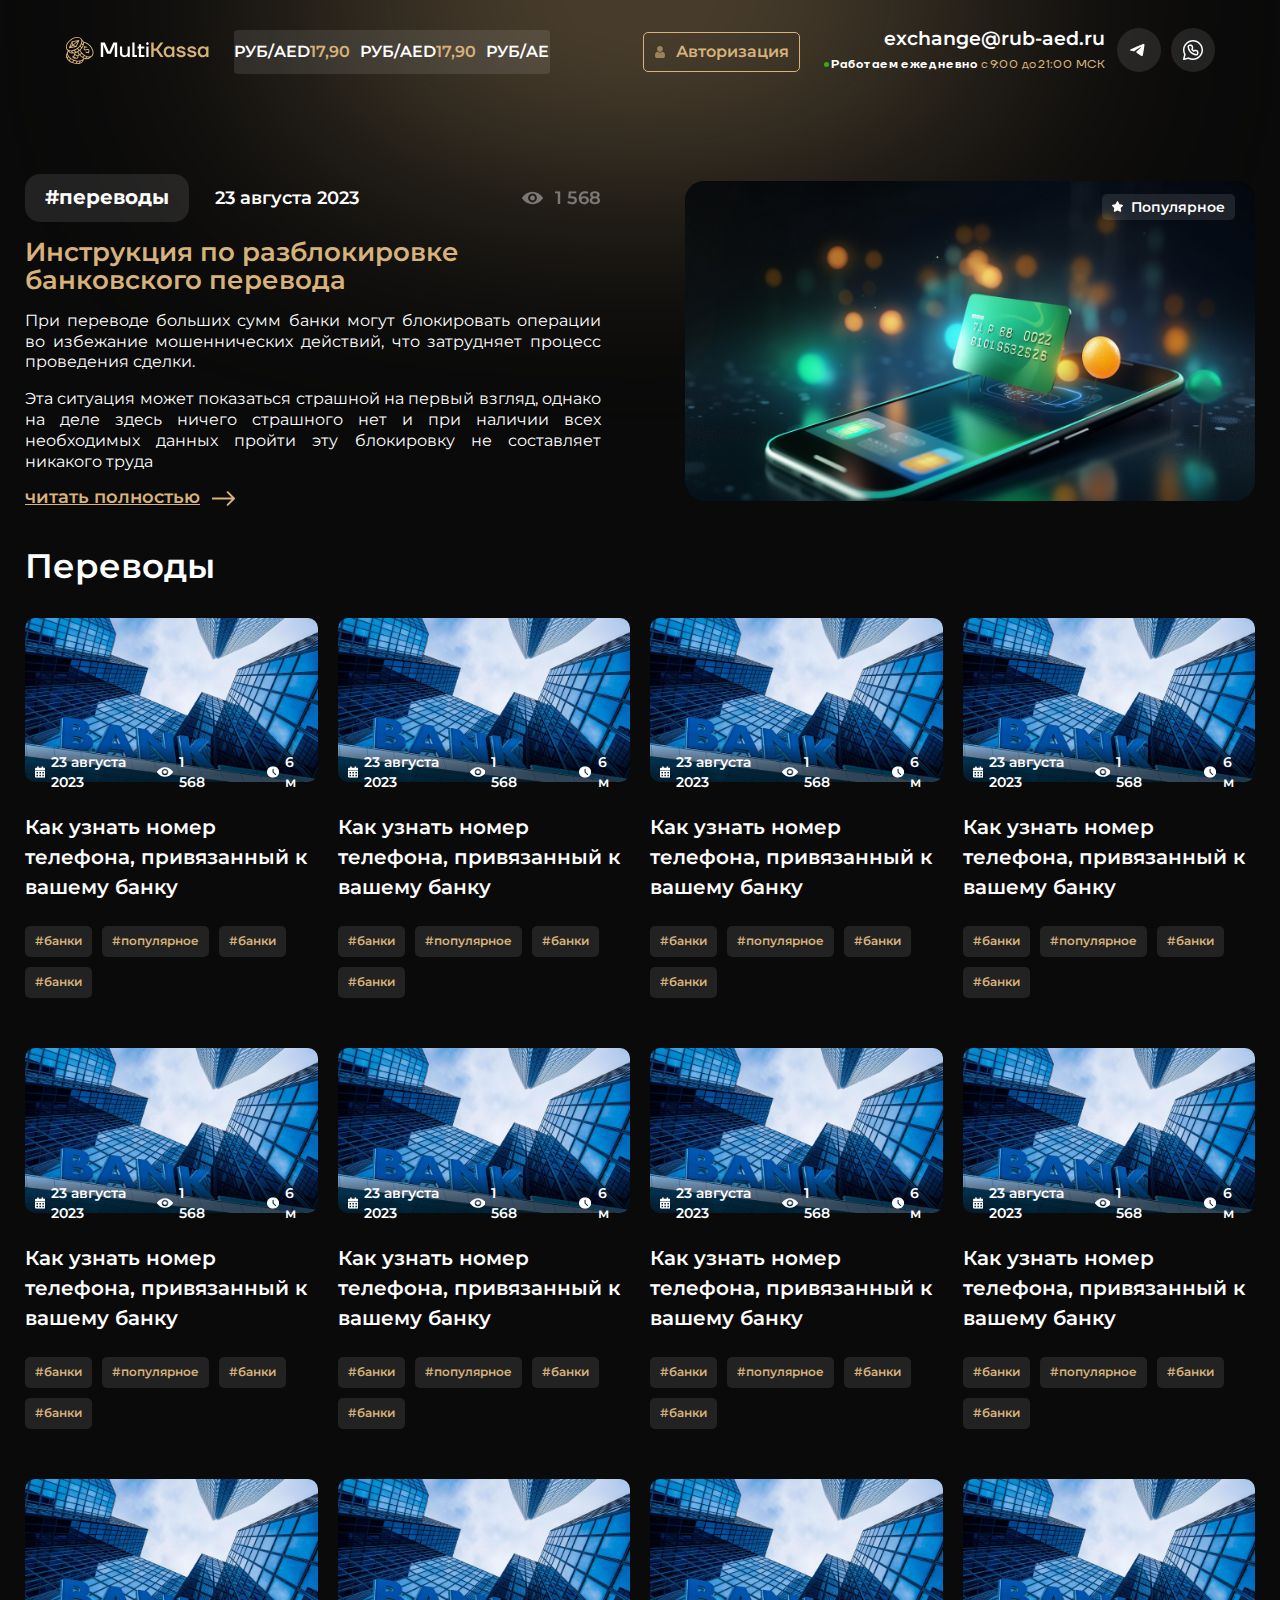
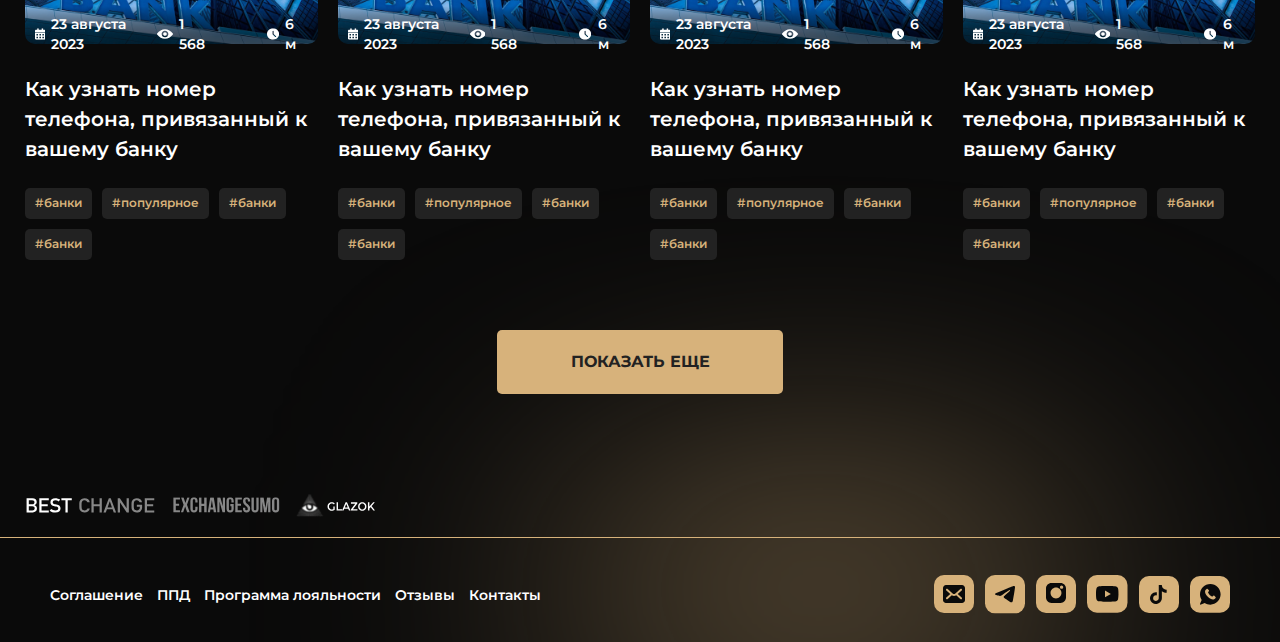
<file: articles-tag.html>
<!DOCTYPE html>
<html lang="en">

<head>
  <meta charset="UTF-8">
  <meta name="viewport" content="width=device-width, initial-scale=1.0">
  <link rel="icon" type="image/png" href="./images/favicon-128x128.png" />
  <link rel="stylesheet" href="https://cdn.jsdelivr.net/npm/swiper@11/swiper-bundle.min.css" />
  <link rel="stylesheet" href="./css/style.min.css">
  <title>MultiKassa</title>
</head>

<body>
  <div class="wrapper">
    <header class="header">

      <div class="header__inner">
        <a href="#" class="header__logo">
          <svg xmlns="http://www.w3.org/2000/svg" width="145" height="29" viewBox="0 0 145 29" fill="none">
            <path
              d="M35.7808 21.0328V6.53283H39.778L43.7752 15.5435H44.3011L48.2983 6.53283H52.1904V21.0328H49.771V10.8828L49.9814 8.91497H49.771L45.879 17.7185H42.0921L38.2001 8.91497H37.9897L38.2001 10.8828V21.0328H35.7808ZM54.9237 16.7864V10.4685H57.1327V16.5793C57.1327 17.5045 57.3359 18.1881 57.7428 18.63C58.1635 19.0581 58.8018 19.2721 59.6572 19.2721C60.5126 19.2721 61.214 18.989 61.761 18.4228C62.3219 17.8428 62.6025 17.0902 62.6025 16.165V10.4685H64.8115V21.0328H62.6025V19.5828H62.4973C62.329 19.859 62.0695 20.1352 61.7189 20.4114C60.9616 20.9638 60.099 21.24 59.1313 21.24C57.7988 21.24 56.7611 20.8602 56.0176 20.1007C55.2884 19.3412 54.9237 18.2364 54.9237 16.7864ZM67.3328 21.0328V6.53283H69.5418V19.065H71.9612V21.0328H67.3328ZM72.593 12.4364V10.4685H73.8552V8.18997H76.0642V10.4685H79.3251V12.4364H76.0642V19.065H79.4303V21.0328H73.8552V12.4364H72.593ZM81.492 8.54211C81.2396 8.29354 81.1133 7.98974 81.1133 7.63068C81.1133 7.27163 81.2396 6.96783 81.492 6.71925C81.7445 6.45688 82.0532 6.32568 82.4177 6.32568C82.7824 6.32568 83.0909 6.45688 83.3434 6.71925C83.6101 6.96783 83.7431 7.27163 83.7431 7.63068C83.7431 7.98974 83.6101 8.29354 83.3434 8.54211C83.0909 8.79068 82.7824 8.91497 82.4177 8.91497C82.0532 8.91497 81.7445 8.79068 81.492 8.54211ZM81.3237 21.0328V10.4685H83.5327V21.0328H81.3237Z"
              fill="white" />
            <path
              d="M86.2595 21.0332V6.5332H88.6789V12.5403H91.0983L95.5162 6.5332H98.3563L93.202 13.4725L98.5667 21.0332H95.6214L91.2034 14.8189H88.6789V21.0332H86.2595ZM100.1 19.7282C99.1464 18.7063 98.6693 17.3806 98.6693 15.7511C98.6693 14.1215 99.1464 12.8027 100.1 11.7946C101.068 10.7727 102.274 10.2618 103.718 10.2618C104.63 10.2618 105.465 10.5241 106.222 11.0489C106.545 11.2699 106.832 11.5253 107.085 11.8153H107.19V10.4689H109.399V21.0332H107.19V19.5832H107.085C106.874 19.8732 106.587 20.1494 106.222 20.4118C105.465 20.9641 104.63 21.2403 103.718 21.2403C102.274 21.2403 101.068 20.7363 100.1 19.7282ZM101.825 13.1411C101.264 13.7487 100.983 14.6187 100.983 15.7511C100.983 16.8834 101.264 17.7534 101.825 18.3611C102.386 18.9687 103.158 19.2725 104.139 19.2725C105.065 19.2725 105.801 18.9687 106.348 18.3611C106.909 17.7396 107.19 16.8696 107.19 15.7511C107.19 14.6325 106.909 13.7694 106.348 13.1618C105.801 12.5403 105.065 12.2296 104.139 12.2296C103.158 12.2296 102.386 12.5334 101.825 13.1411ZM111.179 17.7189H113.598C113.696 17.9951 113.872 18.2575 114.124 18.5061C114.643 19.017 115.344 19.2725 116.228 19.2725C116.999 19.2725 117.56 19.1551 117.911 18.9203C118.261 18.6856 118.437 18.3887 118.437 18.0296C118.437 17.9053 118.409 17.7949 118.353 17.6982C118.297 17.5877 118.198 17.4911 118.058 17.4082C117.918 17.3253 117.785 17.2563 117.658 17.2011C117.532 17.132 117.343 17.0699 117.09 17.0146C116.838 16.9456 116.635 16.8973 116.48 16.8696C116.326 16.8282 116.088 16.773 115.765 16.7039C115.457 16.6349 115.225 16.5865 115.071 16.5589C112.827 16.0618 111.705 14.9984 111.705 13.3689C111.705 12.5403 112.091 11.8153 112.862 11.1939C113.633 10.5725 114.65 10.2618 115.912 10.2618C117.666 10.2618 118.977 10.8141 119.846 11.9189C120.239 12.4023 120.506 12.9546 120.646 13.5761H118.332C118.219 13.2999 118.065 13.0789 117.869 12.9132C117.378 12.4575 116.726 12.2296 115.912 12.2296C115.281 12.2296 114.804 12.3401 114.482 12.5611C114.173 12.782 114.019 13.0582 114.019 13.3896C114.019 13.5139 114.047 13.6313 114.103 13.7418C114.159 13.8384 114.257 13.9282 114.398 14.0111C114.538 14.0939 114.671 14.163 114.797 14.2182C114.937 14.2734 115.127 14.3356 115.365 14.4046C115.604 14.4599 115.807 14.5082 115.975 14.5496C116.144 14.5773 116.375 14.6256 116.67 14.6946C116.978 14.7499 117.217 14.7982 117.385 14.8396C119.629 15.3368 120.751 16.4001 120.751 18.0296C120.751 18.9134 120.344 19.673 119.531 20.3082C118.731 20.9296 117.63 21.2403 116.228 21.2403C114.405 21.2403 113.009 20.6534 112.041 19.4796C111.607 18.9411 111.319 18.3541 111.179 17.7189ZM121.903 17.7189H124.323C124.421 17.9951 124.596 18.2575 124.849 18.5061C125.367 19.017 126.069 19.2725 126.952 19.2725C127.724 19.2725 128.285 19.1551 128.635 18.9203C128.986 18.6856 129.161 18.3887 129.161 18.0296C129.161 17.9053 129.133 17.7949 129.077 17.6982C129.021 17.5877 128.923 17.4911 128.783 17.4082C128.642 17.3253 128.509 17.2563 128.383 17.2011C128.257 17.132 128.067 17.0699 127.815 17.0146C127.563 16.9456 127.359 16.8973 127.205 16.8696C127.05 16.8282 126.812 16.773 126.49 16.7039C126.181 16.6349 125.949 16.5865 125.795 16.5589C123.551 16.0618 122.429 14.9984 122.429 13.3689C122.429 12.5403 122.815 11.8153 123.586 11.1939C124.358 10.5725 125.375 10.2618 126.637 10.2618C128.39 10.2618 129.701 10.8141 130.571 11.9189C130.964 12.4023 131.23 12.9546 131.37 13.5761H129.056C128.944 13.2999 128.79 13.0789 128.593 12.9132C128.102 12.4575 127.45 12.2296 126.637 12.2296C126.006 12.2296 125.529 12.3401 125.206 12.5611C124.897 12.782 124.743 13.0582 124.743 13.3896C124.743 13.5139 124.771 13.6313 124.828 13.7418C124.884 13.8384 124.982 13.9282 125.122 14.0111C125.262 14.0939 125.396 14.163 125.522 14.2182C125.662 14.2734 125.851 14.3356 126.09 14.4046C126.328 14.4599 126.532 14.5082 126.7 14.5496C126.868 14.5773 127.1 14.6256 127.394 14.6946C127.703 14.7499 127.941 14.7982 128.11 14.8396C130.353 15.3368 131.476 16.4001 131.476 18.0296C131.476 18.9134 131.069 19.673 130.255 20.3082C129.456 20.9296 128.355 21.2403 126.952 21.2403C125.129 21.2403 123.734 20.6534 122.766 19.4796C122.331 18.9411 122.043 18.3541 121.903 17.7189ZM134.163 19.7282C133.21 18.7063 132.733 17.3806 132.733 15.7511C132.733 14.1215 133.21 12.8027 134.163 11.7946C135.131 10.7727 136.337 10.2618 137.782 10.2618C138.694 10.2618 139.528 10.5241 140.285 11.0489C140.608 11.2699 140.895 11.5253 141.148 11.8153H141.253V10.4689H143.462V21.0332H141.253V19.5832H141.148C140.937 19.8732 140.65 20.1494 140.285 20.4118C139.528 20.9641 138.694 21.2403 137.782 21.2403C136.337 21.2403 135.131 20.7363 134.163 19.7282ZM135.888 13.1411C135.327 13.7487 135.047 14.6187 135.047 15.7511C135.047 16.8834 135.327 17.7534 135.888 18.3611C136.45 18.9687 137.221 19.2725 138.203 19.2725C139.128 19.2725 139.865 18.9687 140.412 18.3611C140.973 17.7396 141.253 16.8696 141.253 15.7511C141.253 14.6325 140.973 13.7694 140.412 13.1618C139.865 12.5403 139.128 12.2296 138.203 12.2296C137.221 12.2296 136.45 12.5334 135.888 13.1411Z"
              fill="#D7B27B" />
            <path
              d="M4.34221 12.16C4.36636 12.16 4.39044 12.1581 4.41429 12.1544L11.1254 11.1074C11.2006 11.0957 11.2718 11.0657 11.3323 11.0203C11.3929 10.9749 11.4411 10.9153 11.4725 10.847L14.279 4.75404C14.3133 4.67953 14.3265 4.59725 14.3172 4.51595C14.3078 4.43466 14.2763 4.35738 14.2259 4.2923C14.1756 4.22719 14.1083 4.17678 14.0312 4.14631C13.954 4.11588 13.8699 4.10654 13.7879 4.11935L7.07672 5.16632C7.00151 5.17804 6.93043 5.208 6.86984 5.25344C6.80928 5.29889 6.76109 5.35842 6.72963 5.42671L3.92317 11.5197C3.89138 11.5887 3.87766 11.6645 3.88333 11.74C3.88896 11.8156 3.91375 11.8886 3.95544 11.9523C3.99712 12.016 4.05438 12.0684 4.12196 12.1046C4.18951 12.1409 4.26524 12.16 4.34221 12.16ZM7.7033 9.7551L9.39384 10.46L6.07308 10.978L7.7033 9.7551ZM7.98874 8.4017L7.66401 5.99227L12.1291 5.2957L7.98874 8.4017ZM7.1455 9.03428L5.51532 10.2572L6.90399 7.24233L7.1455 9.03428ZM10.8197 10.0703L8.5465 9.12252L12.6869 6.01653L10.8197 10.0703Z"
              fill="#D7B27B" />
            <path
              d="M28.4586 15.7162C28.1834 13.7268 27.1742 11.6257 25.6168 9.80013C23.6027 7.43931 20.9994 5.91802 18.6166 5.69927C18.4826 5.38104 18.3075 5.08119 18.0956 4.80713L16.4221 2.64454C15.429 1.36115 13.7209 0.755052 11.6121 0.93764C9.58072 1.11362 7.40126 2.00626 5.47515 3.4512C3.54905 4.89613 2.09646 6.72814 1.385 8.60979C0.646411 10.5631 0.786575 12.3456 1.77968 13.6291L2.74164 14.8722C2.55019 15.1304 2.39114 15.4104 2.26794 15.7061L1.22246 18.2225C0.601975 19.7158 0.936877 21.473 2.16542 23.1704C3.34886 24.8055 5.23487 26.2031 7.47602 27.1059C9.11148 27.7646 10.7994 28.1049 12.3728 28.1049C12.94 28.1065 13.5064 28.0592 14.0654 27.9637C16.1499 27.6008 17.6397 26.5785 18.2601 25.0852L19.2426 22.7204C19.4175 22.7873 19.5927 22.8483 19.7682 22.9036C20.4626 23.1299 21.1883 23.2492 21.9197 23.2573C23.0539 23.2573 24.0551 22.9271 24.8414 22.2768L26.9557 20.5281C28.2104 19.4904 28.7442 17.7815 28.4586 15.7162ZM15.3473 18.8853L16.7563 17.72C17.3758 18.404 18.0646 19.0241 18.8119 19.5706L17.4232 20.7191C16.6648 20.1849 15.9686 19.5699 15.3473 18.8853ZM14.7556 18.1912C14.5636 17.9497 14.3813 17.7029 14.2086 17.4508C14.1885 17.4166 14.1675 17.3829 14.1451 17.3498L14.141 17.3525C13.8008 16.848 13.4993 16.3193 13.2391 15.7707C13.6338 15.5308 14.0208 15.2689 14.4001 14.9849C14.499 14.9108 14.5965 14.8355 14.6927 14.7591C15.1047 15.5615 15.5978 16.3209 16.1644 17.026L14.7556 18.1912ZM13.4662 18.7C13.3738 18.9224 13.1954 19.0996 12.9703 19.1926C12.7453 19.2855 12.4919 19.2866 12.2659 19.1957L10.1361 18.3378L10.7055 16.9674C11.3007 16.7623 11.8794 16.5132 12.4367 16.2225C12.7231 16.8193 13.0556 17.3935 13.4314 17.9401C13.4928 18.0567 13.5277 18.185 13.5338 18.3163C13.5397 18.4475 13.5167 18.5784 13.4662 18.7ZM12.4176 20.5227C12.488 20.688 12.5071 20.8701 12.4723 21.0461C12.4376 21.222 12.3507 21.3839 12.2225 21.5112C12.0944 21.6385 11.9307 21.7255 11.7524 21.7612C11.574 21.797 11.3888 21.7798 11.2204 21.7119L9.09064 20.8541L9.78764 19.1766L11.9173 20.0344C12.0294 20.0792 12.1313 20.1454 12.2172 20.2292C12.303 20.313 12.3712 20.4128 12.4176 20.5227ZM5.86808 15.3679C5.91727 15.3679 5.96696 15.3671 6.0167 15.3662L6.97024 16.5985C5.757 16.4888 4.79009 16.0241 4.18524 15.2424L4.10542 15.1393C4.67937 15.2956 5.27261 15.3725 5.86808 15.3679ZM8.18251 16.5958C8.16439 16.5973 8.14652 16.5985 8.12846 16.5999L7.1041 15.2762C7.76644 15.1785 8.41775 15.0188 9.04918 14.799L10.134 16.2009C9.5001 16.4024 8.84572 16.5349 8.18251 16.5958ZM12.3562 13.0912L13.4714 14.5325C12.7128 15.0663 11.8965 15.516 11.0377 15.8734L9.93856 14.4531C10.7894 14.0812 11.5994 13.6249 12.3562 13.0912ZM14.2035 13.9833L13.0883 12.5421C13.8117 11.9653 14.4735 11.3174 15.0634 10.6085L16.1626 12.0288C15.5846 12.7493 14.9276 13.4048 14.2035 13.9833ZM16.723 11.2578L15.6383 9.85599C16.021 9.31491 16.3503 8.73902 16.6218 8.1362L17.6461 9.45994C17.6398 9.4767 17.6341 9.49337 17.6277 9.51016C17.392 10.1236 17.0886 10.7096 16.723 11.2578ZM17.9521 8.3601L16.9987 7.12795C17.1875 6.52045 17.2835 5.88867 17.2838 5.25338L17.3634 5.35634C17.9683 6.138 18.1668 7.17929 17.9521 8.3601ZM2.24755 8.92599C2.89912 7.20281 4.24346 5.5145 6.03295 4.17206C7.82244 2.82963 9.83244 2.00156 11.6927 1.84038C11.9114 1.82143 12.1245 1.81199 12.3318 1.81206C13.8143 1.81206 14.9927 2.29259 15.69 3.19374C16.4849 4.22094 16.5787 5.69615 15.9543 7.34759C15.3027 9.07076 13.9583 10.7591 12.1689 12.1016C10.3794 13.444 8.36936 14.272 6.50912 14.4332C4.72646 14.5876 3.30731 14.1072 2.51231 13.0805L2.51178 13.0798C1.71697 12.0526 1.62312 10.5774 2.24755 8.92599ZM3.45312 15.7916C4.3303 16.9253 5.76519 17.5304 7.54147 17.5304C7.77615 17.5304 8.01673 17.5198 8.2632 17.4985C8.70555 17.4592 9.14456 17.3895 9.57703 17.2899L8.23876 20.5109L7.38689 20.1678L7.03837 21.0066L7.89024 21.3497L7.54176 22.1885L8.39363 22.5316L8.74215 21.6929L9.59403 22.036L9.24551 22.8748L10.0974 23.2179L10.4459 22.3792L10.8718 22.5507C11.2088 22.6864 11.5791 22.7207 11.9359 22.6493C12.2926 22.5778 12.6199 22.4038 12.8762 22.1492C13.1325 21.8946 13.3064 21.5708 13.3758 21.219C13.4453 20.8671 13.4072 20.5028 13.2664 20.1722C13.2512 20.1365 13.2346 20.1016 13.2172 20.0672C13.4576 19.9855 13.678 19.8554 13.8646 19.6854C14.0512 19.5154 14.1999 19.3091 14.3013 19.0795C14.3144 19.095 14.3272 19.1108 14.3404 19.1263C15.5298 20.5204 16.935 21.6317 18.3979 22.3511C17.8682 23.4787 16.6506 24.259 14.9506 24.5549C13.1117 24.8751 10.9522 24.5895 8.87006 23.7508C6.78779 22.9121 5.04423 21.6255 3.96045 20.1281C2.92176 18.693 2.62321 17.2445 3.11982 16.0493C3.17978 15.9062 3.25076 15.7678 3.33213 15.6352L3.45312 15.7916ZM8.09836 24.4114L7.40158 26.0883C6.54977 25.7148 5.74243 25.2499 4.99426 24.702L5.6809 23.0493C6.43762 23.583 7.24762 24.0394 8.09836 24.4114ZM8.95056 24.7537C9.82201 25.0757 10.7245 25.3094 11.6441 25.4512L10.9574 27.1039C10.0337 26.9785 9.12689 26.7529 8.25346 26.4314L8.95056 24.7537ZM2.07433 18.5656L2.12411 18.4458C2.29193 19.0593 2.55137 19.6447 2.89394 20.1831L2.29827 21.6168C1.7795 20.5314 1.69644 19.4751 2.07433 18.5656ZM2.91496 22.6445C2.90439 22.6299 2.89437 22.6152 2.88395 22.6006L3.5239 21.0604C3.94502 21.5731 4.41494 22.045 4.92729 22.4696L4.24958 24.1008C3.75192 23.6649 3.30436 23.1766 2.91496 22.6445ZM11.9165 27.189L12.5944 25.5576C12.8717 25.5777 13.1468 25.5885 13.4182 25.5885C13.8127 25.5888 14.2067 25.5663 14.5984 25.521L13.9584 27.0614C13.9406 27.0647 13.9231 27.0682 13.9051 27.0713C13.2486 27.1821 12.5817 27.2216 11.9165 27.189ZM15.0765 26.7639L15.6722 25.3302C16.2998 25.1826 16.9016 24.944 17.458 24.6222L17.4082 24.742C17.0303 25.6516 16.2192 26.3477 15.0765 26.7639ZM18.232 21.2337L19.6026 20.1001C20.1697 20.4508 20.7695 20.7473 21.394 20.9856L20.0998 22.0559C20.0825 22.0506 20.0653 22.0457 20.048 22.0403C19.4145 21.8376 18.8055 21.5672 18.232 21.2337ZM24.2494 21.5829C23.4852 22.2149 22.4382 22.4596 21.2301 22.3046L22.4347 21.3083C22.9578 21.4379 23.4947 21.5052 24.034 21.5087C24.141 21.5087 24.2464 21.5048 24.3509 21.4989L24.2494 21.5829ZM26.3637 19.8342C25.3594 20.6648 23.8673 20.8271 22.1623 20.2916C20.3832 19.7328 18.6065 18.4909 17.1595 16.7947C16.467 15.9888 15.8806 15.1 15.414 14.1495C16.8358 12.8636 17.9097 11.3616 18.4903 9.82636C18.9213 8.68643 19.0525 7.60486 18.8901 6.64652C20.9192 6.96144 23.1814 8.3544 24.912 10.383C26.359 12.0791 27.2946 14.0166 27.5465 15.8385C27.788 17.5846 27.368 19.0036 26.3637 19.8342Z"
              fill="#D7B27B" />
            <path
              d="M20.2395 16.0971L21.0454 15.5694C21.1956 15.7249 21.3676 15.8409 21.5613 15.9172C21.9868 16.0884 22.419 16.0303 22.8577 15.743C23.2114 15.5114 23.4258 15.2695 23.5008 15.0172C23.5724 14.7599 23.5266 14.5105 23.3635 14.2691C23.2344 14.0779 23.0524 13.9758 22.8175 13.9627C22.5871 13.9467 22.2998 13.9897 21.9555 14.0918C21.2871 14.2973 20.821 14.4102 20.5571 14.4306C19.8375 14.5028 19.2891 14.2597 18.9119 13.7013C18.657 13.324 18.557 12.9034 18.6117 12.4395C18.6709 11.9726 18.8927 11.5698 19.2773 11.2309L18.793 10.514L19.5654 10.0083L20.0496 10.7252C20.6526 10.4899 21.2324 10.5166 21.7889 10.8051C22.0447 10.9352 22.2748 11.1038 22.4793 11.3109L21.6734 11.8386C21.5469 11.7182 21.406 11.6291 21.2506 11.5712C20.8927 11.4428 20.5167 11.5076 20.1227 11.7656C19.8183 11.965 19.6331 12.1879 19.5671 12.4343C19.501 12.6806 19.5427 12.9145 19.6923 13.1359C19.9165 13.4679 20.3876 13.5295 21.1053 13.3207C21.1648 13.3035 21.2792 13.2722 21.4486 13.2265C21.6145 13.1759 21.7351 13.1441 21.8103 13.1312C21.8866 13.1102 22.0044 13.0839 22.1637 13.0521C22.3242 13.0124 22.4493 12.9921 22.5391 12.9913C22.629 12.9905 22.7453 12.9906 22.8879 12.9914C23.0272 12.9873 23.1452 13.0044 23.2421 13.0425C23.34 13.0727 23.4447 13.113 23.5562 13.1634C23.6721 13.2108 23.7787 13.2825 23.8758 13.3785C23.9696 13.4695 24.0589 13.5779 24.1439 13.7036C24.4293 14.1262 24.5328 14.5663 24.4545 15.0239C24.3773 15.4736 24.1492 15.8769 23.7704 16.2338L24.2546 16.9506L23.4823 17.4564L22.9981 16.7395C22.3044 17.0414 21.6438 17.0241 21.0162 16.6877C20.7267 16.5363 20.4678 16.3394 20.2395 16.0971Z"
              fill="#D7B27B" />
          </svg>
        </a>

        <div class="header__line">
          <div class="items-wrap">
            <div class="items marquee">
              <div class="item">
                <span class="val__name">РУБ/AED</span>
                <span class="val__prise">17,90</span>
              </div>
              <div class="item">
                <span class="val__name">РУБ/AED</span>
                <span class="val__prise">17,90</span>
              </div>
              <div class="item">
                <span class="val__name">РУБ/AED</span>
                <span class="val__prise">17,90</span>
              </div>
              <div class="item">
                <span class="val__name">РУБ/AED</span>
                <span class="val__prise">17,90</span>
              </div>
              <div class="item">
                <span class="val__name">РУБ/AED</span>
                <span class="val__prise">17,90</span>
              </div>
              <div class="item">
                <span class="val__name">РУБ/AED</span>
                <span class="val__prise">17,90</span>
              </div>
              <div class="item">
                <span class="val__name">РУБ/AED</span>
                <span class="val__prise">17,90</span>
              </div>
              <div class="item">
                <span class="val__name">РУБ/AED</span>
                <span class="val__prise">17,90</span>
              </div>
              <div class="item">
                <span class="val__name">РУБ/AED</span>
                <span class="val__prise">17,90</span>
              </div>
              <div class="item">
                <span class="val__name">РУБ/AED</span>
                <span class="val__prise">17,90</span>
              </div>
            </div>
            <div aria-hidden="true" class="items marquee">
              <div class="item">
                <span class="val__name">РУБ/AED</span>
                <span class="val__prise">17,90</span>
              </div>
              <div class="item">
                <span class="val__name">РУБ/AED</span>
                <span class="val__prise">17,90</span>
              </div>
              <div class="item">
                <span class="val__name">РУБ/AED</span>
                <span class="val__prise">17,90</span>
              </div>
              <div class="item">
                <span class="val__name">РУБ/AED</span>
                <span class="val__prise">17,90</span>
              </div>
              <div class="item">
                <span class="val__name">РУБ/AED</span>
                <span class="val__prise">17,90</span>
              </div>
              <div class="item">
                <span class="val__name">РУБ/AED</span>
                <span class="val__prise">17,90</span>
              </div>
              <div class="item">
                <span class="val__name">РУБ/AED</span>
                <span class="val__prise">17,90</span>
              </div>
              <div class="item">
                <span class="val__name">РУБ/AED</span>
                <span class="val__prise">17,90</span>
              </div>
              <div class="item">
                <span class="val__name">РУБ/AED</span>
                <span class="val__prise">17,90</span>
              </div>
              <div class="item">
                <span class="val__name">РУБ/AED</span>
                <span class="val__prise">17,90</span>
              </div>
            </div>
          </div>

        </div>
        <div class="header__nav">
          <ul class="header__nav-list">
            <li><a href="./loyalty.html" class="header__nav-link">Программа лояльности</a></li>
            <li><a href="./articles.html" class="header__nav-link">Статьи</a></li>
            <li><a href="./feedbacks.html" class="header__nav-link">Отзывы</a></li>
            <li><a href="./contact.html" class="header__nav-link">Контакты</a></li>
          </ul>
        </div>
        <div class="header__user">
          <button class="user__btn">
            <svg xmlns="http://www.w3.org/2000/svg" width="12" height="12" viewBox="0 0 12 12" fill="none">
              <g opacity="0.6" clip-path="url(#clip0_1_2633)">
                <path
                  d="M5.91473 5.78043C6.70886 5.78043 7.39651 5.49561 7.95837 4.93367C8.52023 4.37181 8.80505 3.68434 8.80505 2.89013C8.80505 2.09618 8.52023 1.40862 7.95828 0.846585C7.39633 0.284819 6.70877 0 5.91473 0C5.12051 0 4.43304 0.284819 3.87119 0.846676C3.30933 1.40853 3.02441 2.09609 3.02441 2.89013C3.02441 3.68434 3.30933 4.3719 3.87128 4.93376C4.43323 5.49552 5.12079 5.78043 5.91473 5.78043Z"
                  fill="#D7B27B" />
                <path
                  d="M10.9718 9.22731C10.9556 8.99349 10.9228 8.73842 10.8745 8.46908C10.8258 8.19771 10.7631 7.94118 10.688 7.70672C10.6105 7.46438 10.505 7.22506 10.3747 6.99572C10.2393 6.75769 10.0804 6.55041 9.90207 6.37985C9.71558 6.20141 9.48724 6.05795 9.22321 5.95331C8.96008 5.84921 8.66849 5.79648 8.35657 5.79648C8.23407 5.79648 8.1156 5.84674 7.88681 5.9957C7.746 6.08752 7.5813 6.19372 7.39746 6.31119C7.24026 6.41134 7.02731 6.50519 6.76428 6.59015C6.50766 6.67318 6.2471 6.7153 5.98993 6.7153C5.73276 6.7153 5.47229 6.67318 5.21539 6.59015C4.95264 6.50528 4.73969 6.41144 4.58267 6.31128C4.40057 6.19491 4.23578 6.08871 4.09286 5.9956C3.86435 5.84665 3.74579 5.79639 3.62329 5.79639C3.31128 5.79639 3.01978 5.84921 2.75674 5.9534C2.49289 6.05786 2.26447 6.20132 2.07779 6.37994C1.89954 6.5506 1.74051 6.75778 1.60538 6.99572C1.4751 7.22506 1.36963 7.46429 1.29199 7.70681C1.21701 7.94128 1.1543 8.19771 1.10559 8.46908C1.05734 8.73806 1.02457 8.99321 1.00836 9.22759C0.992432 9.4572 0.984375 9.69551 0.984375 9.9362C0.984375 10.5626 1.1835 11.0697 1.57617 11.4437C1.96399 11.8128 2.47714 12 3.10117 12H8.87924C9.50327 12 10.0162 11.8128 10.4041 11.4437C10.7969 11.07 10.996 10.5628 10.996 9.93611C10.9959 9.69432 10.9878 9.45583 10.9718 9.22731Z"
                  fill="#D7B27B" />
              </g>
              <defs>
                <clipPath id="clip0_1_2633">
                  <rect width="12" height="12" fill="white" />
                </clipPath>
              </defs>
            </svg>
            <span class="user__btn-text">Авторизация</span>
          </button>
        </div>
        <div class="header__contact">
          <div class="header__contact-link">
            <a href="mailto:exchange@rub-aed.ru">exchange@rub-aed.ru</a>
          </div>
          <div class="header__contact-bottom">
            <svg xmlns="http://www.w3.org/2000/svg" width="5" height="5" viewBox="0 0 5 5" fill="none">
              <circle cx="2.5" cy="2.5" r="2.5" fill="#32AD13" />
            </svg>
            <span>Работаем ежедневно <i>с 9:00 до 21:00 МСК</i></span>
          </div>
        </div>
        <div class="header__social">
          <a href="#" class="header__social-link">
            <svg xmlns="http://www.w3.org/2000/svg" width="44" height="44" viewBox="0 0 44 44" fill="none">
              <rect width="44" height="44" rx="22" fill="white" fill-opacity="0.1" />
              <path fill-rule="evenodd" clip-rule="evenodd"
                d="M13.9954 21.1659C17.8824 19.4724 20.4743 18.356 21.7711 17.8166C25.4739 16.2765 26.2434 16.0089 26.7448 16.0001C26.8551 15.9982 27.1018 16.0255 27.2615 16.1551C27.3964 16.2646 27.4335 16.4124 27.4513 16.5162C27.469 16.62 27.4911 16.8564 27.4736 17.0411C27.2729 19.1494 26.4047 24.2657 25.963 26.6271C25.7761 27.6263 25.408 27.9613 25.0518 27.9941C24.2775 28.0653 23.6895 27.4823 22.9396 26.9908C21.7661 26.2215 21.1031 25.7426 19.964 24.992C18.6476 24.1245 19.501 23.6477 20.2512 22.8685C20.4475 22.6646 23.8591 19.5615 23.9251 19.28C23.9334 19.2448 23.941 19.1136 23.8631 19.0443C23.7851 18.975 23.67 18.9987 23.587 19.0175C23.4693 19.0442 21.5946 20.2833 17.9629 22.7348C17.4308 23.1002 16.9488 23.2783 16.517 23.2689C16.0409 23.2586 15.1251 22.9998 14.4444 22.7785C13.6094 22.507 12.9457 22.3635 13.0035 21.9026C13.0336 21.6625 13.3642 21.4169 13.9954 21.1659Z"
                fill="white" />
            </svg>
          </a>
          <a href="#" class="header__social-link">
            <svg width="44" height="44" viewBox="0 0 44 44" fill="none" xmlns="http://www.w3.org/2000/svg">
              <rect width="44" height="44" rx="22" fill="white" fill-opacity="0.1" />
              <path fill-rule="evenodd" clip-rule="evenodd"
                d="M22 12C16.4771 12 12 16.4771 12 22C12 23.64 12.3954 25.1896 13.0964 26.5569L12.0204 31.0762C11.9908 31.2009 11.9935 31.331 12.0285 31.4542C12.0634 31.5774 12.1292 31.6896 12.2198 31.7802C12.3104 31.8708 12.4226 31.9366 12.5458 31.9715C12.669 32.0065 12.7991 32.0092 12.9237 31.9796L17.4431 30.9036C18.8104 31.6046 20.36 32 22 32C27.5229 32 32 27.5229 32 22C32 16.4771 27.5229 12 22 12ZM13.5 22C13.5 17.3056 17.3056 13.5 22 13.5C26.6944 13.5 30.5 17.3056 30.5 22C30.5 26.6944 26.6944 30.5 22 30.5C20.5145 30.5 19.12 30.1196 17.9066 29.4514C17.7433 29.3615 17.5524 29.3356 17.3711 29.3787L13.7619 30.2381L14.6212 26.6289C14.6644 26.4476 14.6385 26.2566 14.5486 26.0934C13.8804 24.8799 13.5 23.4855 13.5 22ZM19.2529 24.7471C20.7497 26.2439 22.7456 27.248 24.972 27.487C26.444 27.6449 27.5 26.4321 27.5 25.1724V24.2979C27.5 23.7883 27.3357 23.2923 27.0315 22.8834C26.7274 22.4746 26.2995 22.1747 25.8114 22.0282L25.7417 22.0074L25.6705 21.9934L24.6677 21.7959C24.3453 21.7124 24.0089 21.6979 23.6804 21.7532C23.3519 21.8085 23.0388 21.9324 22.7615 22.1169C22.4351 21.8597 22.1403 21.5649 21.8831 21.2385C22.0676 20.9611 22.1916 20.648 22.247 20.3195C22.3023 19.991 22.2877 19.6545 22.2042 19.332L22.0065 18.3294L21.9925 18.2581L21.9716 18.1885C21.8252 17.7005 21.5253 17.2726 21.1165 16.9684C20.7077 16.6643 20.2118 16.5 19.7022 16.5H18.8275C17.5679 16.5 16.355 17.5557 16.5129 19.0279C16.7519 21.2541 17.7559 23.2502 19.2529 24.7471ZM23.4594 23.4747C23.5704 23.3638 23.7094 23.2849 23.8616 23.2466C24.0138 23.2082 24.1735 23.2118 24.3239 23.2569L25.3805 23.465C25.5596 23.5188 25.7165 23.6288 25.8281 23.7789C25.9397 23.9289 26 24.1109 26 24.2979V25.1724C26 25.6525 25.6095 26.0467 25.1321 25.9955C23.9394 25.8681 22.7907 25.4736 21.7712 24.8415C21.2425 24.5139 20.7534 24.1263 20.3136 23.6864C19.8737 23.2466 19.4861 22.7575 19.1585 22.2287C18.5264 21.2093 18.132 20.0605 18.0045 18.8677C17.9532 18.3904 18.3475 18 18.8275 18H19.7021C19.8891 18 20.071 18.0604 20.221 18.172C20.3709 18.2836 20.4809 18.4406 20.5346 18.6196L20.743 19.676C20.7881 19.8264 20.7917 19.9861 20.7533 20.1384C20.715 20.2906 20.6361 20.4296 20.5251 20.5406L20.3851 20.6806C20.2925 20.7729 20.2259 20.888 20.192 21.0142C20.1455 21.1896 20.1665 21.3794 20.2674 21.5421C20.5419 21.9854 20.8668 22.3955 21.2355 22.7642C21.6042 23.133 22.0144 23.458 22.4577 23.7325C22.6205 23.8332 22.8101 23.8544 22.9856 23.8079C23.1119 23.774 23.227 23.7074 23.3192 23.6147L23.4594 23.4747Z"
                fill="white" />
            </svg>

          </a>
        </div>
      </div>

    </header>
    <main class="main">
      <div class="body__line">
        <div class="items-wrap">
          <div class="items marquee">
            <div class="item">
              <span class="val__name">РУБ/AED</span>
              <span class="val__prise">17,90</span>
            </div>
            <div class="item">
              <span class="val__name">РУБ/AED</span>
              <span class="val__prise">17,90</span>
            </div>
            <div class="item">
              <span class="val__name">РУБ/AED</span>
              <span class="val__prise">17,90</span>
            </div>
            <div class="item">
              <span class="val__name">РУБ/AED</span>
              <span class="val__prise">17,90</span>
            </div>
            <div class="item">
              <span class="val__name">РУБ/AED</span>
              <span class="val__prise">17,90</span>
            </div>
            <div class="item">
              <span class="val__name">РУБ/AED</span>
              <span class="val__prise">17,90</span>
            </div>
            <div class="item">
              <span class="val__name">РУБ/AED</span>
              <span class="val__prise">17,90</span>
            </div>
            <div class="item">
              <span class="val__name">РУБ/AED</span>
              <span class="val__prise">17,90</span>
            </div>
            <div class="item">
              <span class="val__name">РУБ/AED</span>
              <span class="val__prise">17,90</span>
            </div>
            <div class="item">
              <span class="val__name">РУБ/AED</span>
              <span class="val__prise">17,90</span>
            </div>
          </div>
          <div aria-hidden="true" class="items marquee">
            <div class="item">
              <span class="val__name">РУБ/AED</span>
              <span class="val__prise">17,90</span>
            </div>
            <div class="item">
              <span class="val__name">РУБ/AED</span>
              <span class="val__prise">17,90</span>
            </div>
            <div class="item">
              <span class="val__name">РУБ/AED</span>
              <span class="val__prise">17,90</span>
            </div>
            <div class="item">
              <span class="val__name">РУБ/AED</span>
              <span class="val__prise">17,90</span>
            </div>
            <div class="item">
              <span class="val__name">РУБ/AED</span>
              <span class="val__prise">17,90</span>
            </div>
            <div class="item">
              <span class="val__name">РУБ/AED</span>
              <span class="val__prise">17,90</span>
            </div>
            <div class="item">
              <span class="val__name">РУБ/AED</span>
              <span class="val__prise">17,90</span>
            </div>
            <div class="item">
              <span class="val__name">РУБ/AED</span>
              <span class="val__prise">17,90</span>
            </div>
            <div class="item">
              <span class="val__name">РУБ/AED</span>
              <span class="val__prise">17,90</span>
            </div>
            <div class="item">
              <span class="val__name">РУБ/AED</span>
              <span class="val__prise">17,90</span>
            </div>
          </div>
        </div>

      </div>
      <div class="container">
        <div class="articles">
          <div class="article-banner tag-to">
            <div class="tag-status"><svg xmlns="http://www.w3.org/2000/svg" width="11" height="11" viewBox="0 0 11 11"
                fill="none">
                <g clip-path="url(#clip0_2789_80939)">
                  <path
                    d="M10.7614 5.0067C10.9779 4.79569 11.0544 4.486 10.961 4.19811C10.8674 3.91023 10.6235 3.70472 10.324 3.66111L7.66053 3.27411C7.54709 3.25759 7.44907 3.18644 7.39841 3.08358L6.20766 0.67036C6.07396 0.399215 5.8026 0.230713 5.50017 0.230713C5.19797 0.230713 4.92661 0.399215 4.79291 0.67036L3.60194 3.0838C3.55128 3.18666 3.45304 3.25781 3.3396 3.27433L0.676166 3.66133C0.376827 3.70472 0.132774 3.91045 0.0391613 4.19833C-0.0542307 4.48622 0.022201 4.79591 0.238721 5.00692L2.16581 6.88534C2.24797 6.96551 2.28564 7.08093 2.26625 7.19371L1.81163 9.84613C1.77132 10.0796 1.83255 10.3067 1.98365 10.4858C2.21846 10.7649 2.62837 10.8499 2.95612 10.6776L5.33806 9.42521C5.43762 9.373 5.56295 9.37344 5.66229 9.42521L8.04445 10.6776C8.16031 10.7386 8.28388 10.7695 8.41141 10.7695C8.64423 10.7695 8.86493 10.666 9.0167 10.4858C9.16802 10.3067 9.22903 10.0792 9.18872 9.84613L8.73388 7.19371C8.71449 7.08071 8.75216 6.96551 8.83432 6.88534L10.7614 5.0067Z"
                    fill="white" />
                </g>
                <defs>
                  <clipPath id="clip0_2789_80939">
                    <rect width="11" height="11" fill="white" />
                  </clipPath>
                </defs>
              </svg>
              <span>Популярное</span>
            </div>
            <img src="./images/rendering.png" alt="">
            <div class="article-banner-text">
              <div class="article-banner-top">
                <a href="" class="article-banner-teg">#переводы</a>
                <i>23 августа 2023</i>
                <div class="views">
                  <svg xmlns="http://www.w3.org/2000/svg" width="21" height="22" viewBox="0 0 21 22" fill="none">
                    <g clip-path="url(#clip0_2585_18901)">
                      <path
                        d="M10.5 4.74097C6.48773 4.74097 2.84919 6.93612 0.164314 10.5016C-0.0547714 10.7937 -0.0547714 11.2018 0.164314 11.494C2.84919 15.0638 6.48773 17.2589 10.5 17.2589C14.5123 17.2589 18.1508 15.0638 20.8357 11.4983C21.0548 11.2061 21.0548 10.798 20.8357 10.5059C18.1508 6.93612 14.5123 4.74097 10.5 4.74097ZM10.7878 15.4074C8.12442 15.575 5.92498 13.3798 6.09251 10.7121C6.22998 8.51268 8.01273 6.72992 10.2122 6.59245C12.8756 6.42492 15.075 8.62007 14.9075 11.2878C14.7657 13.4829 12.983 15.2657 10.7878 15.4074ZM10.6546 13.3712C9.21985 13.4614 8.03421 12.2801 8.12872 10.8453C8.20175 9.65965 9.16401 8.70169 10.3496 8.62437C11.7844 8.53415 12.9701 9.7155 12.8756 11.1503C12.7983 12.3402 11.836 13.2982 10.6546 13.3712Z"
                        fill="white" />
                    </g>
                    <defs>
                      <clipPath id="clip0_2585_18901">
                        <rect width="21" height="21" fill="white" transform="translate(0 0.5)" />
                      </clipPath>
                    </defs>
                  </svg>
                  <span>1 568</span>
                </div>
              </div>
              <h4 class="article-banner-title">
                Инструкция по разблокировке банковского перевода
              </h4>
              <p>При переводе больших сумм банки могут блокировать операции во избежание мошеннических действий, что
                затрудняет процесс проведения сделки. </p>
              <p>Эта ситуация может показаться страшной на первый взгляд, однако на деле здесь ничего страшного нет и
                при наличии всех необходимых данных пройти эту блокировку не составляет никакого труда</p>
              <a href="#" class="article-linkto">
                читать полностью <svg xmlns="http://www.w3.org/2000/svg" width="23" height="15" viewBox="0 0 23 15"
                  fill="none">
                  <path
                    d="M22.7071 8.20711C23.0976 7.81658 23.0976 7.18342 22.7071 6.79289L16.3431 0.428932C15.9526 0.0384078 15.3195 0.0384078 14.9289 0.428932C14.5384 0.819457 14.5384 1.45262 14.9289 1.84315L20.5858 7.5L14.9289 13.1569C14.5384 13.5474 14.5384 14.1805 14.9289 14.5711C15.3195 14.9616 15.9526 14.9616 16.3431 14.5711L22.7071 8.20711ZM0 8.5H22V6.5H0V8.5Z"
                    fill="#D7B27B" />
                </svg>
              </a>
            </div>
          </div>
          <div class="articles-block tag-to">
            <h6 class="articles-block-heading">Переводы</h6>
            <div class="articles-box">
              <div class="articles-item">
                <img src="./images/article.png" alt="">
                <div class="articles-item-info">
                  <div class="article-date">
                    <svg xmlns="http://www.w3.org/2000/svg" width="11" height="12" viewBox="0 0 11 12" fill="none">
                      <g clip-path="url(#clip0_57_10213)">
                        <path
                          d="M0 10.875C0 11.4961 0.527902 12 1.17857 12H9.82143C10.4721 12 11 11.4961 11 10.875V4.5H0V10.875ZM7.85714 6.28125C7.85714 6.12656 7.98973 6 8.15179 6H9.13393C9.29598 6 9.42857 6.12656 9.42857 6.28125V7.21875C9.42857 7.37344 9.29598 7.5 9.13393 7.5H8.15179C7.98973 7.5 7.85714 7.37344 7.85714 7.21875V6.28125ZM7.85714 9.28125C7.85714 9.12656 7.98973 9 8.15179 9H9.13393C9.29598 9 9.42857 9.12656 9.42857 9.28125V10.2188C9.42857 10.3734 9.29598 10.5 9.13393 10.5H8.15179C7.98973 10.5 7.85714 10.3734 7.85714 10.2188V9.28125ZM4.71429 6.28125C4.71429 6.12656 4.84687 6 5.00893 6H5.99107C6.15312 6 6.28571 6.12656 6.28571 6.28125V7.21875C6.28571 7.37344 6.15312 7.5 5.99107 7.5H5.00893C4.84687 7.5 4.71429 7.37344 4.71429 7.21875V6.28125ZM4.71429 9.28125C4.71429 9.12656 4.84687 9 5.00893 9H5.99107C6.15312 9 6.28571 9.12656 6.28571 9.28125V10.2188C6.28571 10.3734 6.15312 10.5 5.99107 10.5H5.00893C4.84687 10.5 4.71429 10.3734 4.71429 10.2188V9.28125ZM1.57143 6.28125C1.57143 6.12656 1.70402 6 1.86607 6H2.84821C3.01027 6 3.14286 6.12656 3.14286 6.28125V7.21875C3.14286 7.37344 3.01027 7.5 2.84821 7.5H1.86607C1.70402 7.5 1.57143 7.37344 1.57143 7.21875V6.28125ZM1.57143 9.28125C1.57143 9.12656 1.70402 9 1.86607 9H2.84821C3.01027 9 3.14286 9.12656 3.14286 9.28125V10.2188C3.14286 10.3734 3.01027 10.5 2.84821 10.5H1.86607C1.70402 10.5 1.57143 10.3734 1.57143 10.2188V9.28125ZM9.82143 1.5H8.64286V0.375C8.64286 0.16875 8.46607 0 8.25 0H7.46429C7.24821 0 7.07143 0.16875 7.07143 0.375V1.5H3.92857V0.375C3.92857 0.16875 3.75179 0 3.53571 0H2.75C2.53393 0 2.35714 0.16875 2.35714 0.375V1.5H1.17857C0.527902 1.5 0 2.00391 0 2.625V3.75H11V2.625C11 2.00391 10.4721 1.5 9.82143 1.5Z"
                          fill="white" />
                      </g>
                      <defs>
                        <clipPath id="clip0_57_10213">
                          <rect width="11" height="12" fill="white" />
                        </clipPath>
                      </defs>
                    </svg>
                    <span>23 августа 2023</span>
                  </div>
                  <div class="article-views">
                    <svg xmlns="http://www.w3.org/2000/svg" width="17" height="18" viewBox="0 0 17 18" fill="none">
                      <g clip-path="url(#clip0_57_10218)">
                        <path
                          d="M8.5 3.93323C5.25197 3.93323 2.30648 5.71026 0.133016 8.59662C-0.0443388 8.83309 -0.0443388 9.16346 0.133016 9.39994C2.30648 12.2898 5.25197 14.0668 8.5 14.0668C11.748 14.0668 14.6935 12.2898 16.867 9.40341C17.0443 9.16694 17.0443 8.83657 16.867 8.6001C14.6935 5.71026 11.748 3.93323 8.5 3.93323ZM8.733 12.568C6.57691 12.7036 4.79641 10.9266 4.93203 8.76702C5.04332 6.98652 6.4865 5.54333 8.267 5.43205C10.4231 5.29643 12.2036 7.07345 12.068 9.23301C11.9532 11.01 10.51 12.4532 8.733 12.568ZM8.62519 10.9196C7.46369 10.9927 6.50389 10.0363 6.58039 8.87483C6.63951 7.91502 7.41848 7.13953 8.37829 7.07693C9.53979 7.0039 10.4996 7.96023 10.4231 9.12173C10.3605 10.085 9.58152 10.8605 8.62519 10.9196Z"
                          fill="white" />
                      </g>
                      <defs>
                        <clipPath id="clip0_57_10218">
                          <rect width="17" height="17" fill="white" transform="translate(0 0.5)" />
                        </clipPath>
                      </defs>
                    </svg>
                    <span>1 568</span>
                  </div>
                  <div class="article-time">
                    <svg xmlns="http://www.w3.org/2000/svg" width="13" height="14" viewBox="0 0 13 14" fill="none">
                      <g clip-path="url(#clip0_57_10225)">
                        <path
                          d="M6.5 0.863647C2.91576 0.863647 0 3.61628 0 7.00001C0 10.3837 2.91576 13.1364 6.5 13.1364C10.0842 13.1364 13 10.3837 13 7.00001C13 3.61628 10.0842 0.863647 6.5 0.863647ZM9.59131 10.174C9.48568 10.2737 9.34702 10.3239 9.20837 10.3239C9.06971 10.3239 8.93095 10.2737 8.82542 10.174L6.11706 7.61724C6.0152 7.52164 5.95837 7.39168 5.95837 7.25572V3.93183C5.95837 3.64906 6.20097 3.4205 6.5 3.4205C6.79903 3.4205 7.04163 3.64906 7.04163 3.93183V7.04402L9.59131 9.45096C9.80306 9.65096 9.80306 9.97409 9.59131 10.174Z"
                          fill="white" />
                      </g>
                      <defs>
                        <clipPath id="clip0_57_10225">
                          <rect width="13" height="12.2727" fill="white" transform="translate(0 0.863647)" />
                        </clipPath>
                      </defs>
                    </svg>
                    <span>6 м</span>
                  </div>
                </div>
                <h5 class="article-title">
                  Как узнать номер телефона, привязанный к вашему банку
                </h5>
                <div class="article-tags">
                  <div class="article-tags-item">#банки</div>
                  <div class="article-tags-item">#популярное</div>
                  <div class="article-tags-item">#банки</div>
                  <div class="article-tags-item">#банки</div>
                </div>
              </div>
              <div class="articles-item">
                <img src="./images/article.png" alt="">
                <div class="articles-item-info">
                  <div class="article-date">
                    <svg xmlns="http://www.w3.org/2000/svg" width="11" height="12" viewBox="0 0 11 12" fill="none">
                      <g clip-path="url(#clip0_57_10213)">
                        <path
                          d="M0 10.875C0 11.4961 0.527902 12 1.17857 12H9.82143C10.4721 12 11 11.4961 11 10.875V4.5H0V10.875ZM7.85714 6.28125C7.85714 6.12656 7.98973 6 8.15179 6H9.13393C9.29598 6 9.42857 6.12656 9.42857 6.28125V7.21875C9.42857 7.37344 9.29598 7.5 9.13393 7.5H8.15179C7.98973 7.5 7.85714 7.37344 7.85714 7.21875V6.28125ZM7.85714 9.28125C7.85714 9.12656 7.98973 9 8.15179 9H9.13393C9.29598 9 9.42857 9.12656 9.42857 9.28125V10.2188C9.42857 10.3734 9.29598 10.5 9.13393 10.5H8.15179C7.98973 10.5 7.85714 10.3734 7.85714 10.2188V9.28125ZM4.71429 6.28125C4.71429 6.12656 4.84687 6 5.00893 6H5.99107C6.15312 6 6.28571 6.12656 6.28571 6.28125V7.21875C6.28571 7.37344 6.15312 7.5 5.99107 7.5H5.00893C4.84687 7.5 4.71429 7.37344 4.71429 7.21875V6.28125ZM4.71429 9.28125C4.71429 9.12656 4.84687 9 5.00893 9H5.99107C6.15312 9 6.28571 9.12656 6.28571 9.28125V10.2188C6.28571 10.3734 6.15312 10.5 5.99107 10.5H5.00893C4.84687 10.5 4.71429 10.3734 4.71429 10.2188V9.28125ZM1.57143 6.28125C1.57143 6.12656 1.70402 6 1.86607 6H2.84821C3.01027 6 3.14286 6.12656 3.14286 6.28125V7.21875C3.14286 7.37344 3.01027 7.5 2.84821 7.5H1.86607C1.70402 7.5 1.57143 7.37344 1.57143 7.21875V6.28125ZM1.57143 9.28125C1.57143 9.12656 1.70402 9 1.86607 9H2.84821C3.01027 9 3.14286 9.12656 3.14286 9.28125V10.2188C3.14286 10.3734 3.01027 10.5 2.84821 10.5H1.86607C1.70402 10.5 1.57143 10.3734 1.57143 10.2188V9.28125ZM9.82143 1.5H8.64286V0.375C8.64286 0.16875 8.46607 0 8.25 0H7.46429C7.24821 0 7.07143 0.16875 7.07143 0.375V1.5H3.92857V0.375C3.92857 0.16875 3.75179 0 3.53571 0H2.75C2.53393 0 2.35714 0.16875 2.35714 0.375V1.5H1.17857C0.527902 1.5 0 2.00391 0 2.625V3.75H11V2.625C11 2.00391 10.4721 1.5 9.82143 1.5Z"
                          fill="white" />
                      </g>
                      <defs>
                        <clipPath id="clip0_57_10213">
                          <rect width="11" height="12" fill="white" />
                        </clipPath>
                      </defs>
                    </svg>
                    <span>23 августа 2023</span>
                  </div>
                  <div class="article-views">
                    <svg xmlns="http://www.w3.org/2000/svg" width="17" height="18" viewBox="0 0 17 18" fill="none">
                      <g clip-path="url(#clip0_57_10218)">
                        <path
                          d="M8.5 3.93323C5.25197 3.93323 2.30648 5.71026 0.133016 8.59662C-0.0443388 8.83309 -0.0443388 9.16346 0.133016 9.39994C2.30648 12.2898 5.25197 14.0668 8.5 14.0668C11.748 14.0668 14.6935 12.2898 16.867 9.40341C17.0443 9.16694 17.0443 8.83657 16.867 8.6001C14.6935 5.71026 11.748 3.93323 8.5 3.93323ZM8.733 12.568C6.57691 12.7036 4.79641 10.9266 4.93203 8.76702C5.04332 6.98652 6.4865 5.54333 8.267 5.43205C10.4231 5.29643 12.2036 7.07345 12.068 9.23301C11.9532 11.01 10.51 12.4532 8.733 12.568ZM8.62519 10.9196C7.46369 10.9927 6.50389 10.0363 6.58039 8.87483C6.63951 7.91502 7.41848 7.13953 8.37829 7.07693C9.53979 7.0039 10.4996 7.96023 10.4231 9.12173C10.3605 10.085 9.58152 10.8605 8.62519 10.9196Z"
                          fill="white" />
                      </g>
                      <defs>
                        <clipPath id="clip0_57_10218">
                          <rect width="17" height="17" fill="white" transform="translate(0 0.5)" />
                        </clipPath>
                      </defs>
                    </svg>
                    <span>1 568</span>
                  </div>
                  <div class="article-time">
                    <svg xmlns="http://www.w3.org/2000/svg" width="13" height="14" viewBox="0 0 13 14" fill="none">
                      <g clip-path="url(#clip0_57_10225)">
                        <path
                          d="M6.5 0.863647C2.91576 0.863647 0 3.61628 0 7.00001C0 10.3837 2.91576 13.1364 6.5 13.1364C10.0842 13.1364 13 10.3837 13 7.00001C13 3.61628 10.0842 0.863647 6.5 0.863647ZM9.59131 10.174C9.48568 10.2737 9.34702 10.3239 9.20837 10.3239C9.06971 10.3239 8.93095 10.2737 8.82542 10.174L6.11706 7.61724C6.0152 7.52164 5.95837 7.39168 5.95837 7.25572V3.93183C5.95837 3.64906 6.20097 3.4205 6.5 3.4205C6.79903 3.4205 7.04163 3.64906 7.04163 3.93183V7.04402L9.59131 9.45096C9.80306 9.65096 9.80306 9.97409 9.59131 10.174Z"
                          fill="white" />
                      </g>
                      <defs>
                        <clipPath id="clip0_57_10225">
                          <rect width="13" height="12.2727" fill="white" transform="translate(0 0.863647)" />
                        </clipPath>
                      </defs>
                    </svg>
                    <span>6 м</span>
                  </div>
                </div>
                <h5 class="article-title">
                  Как узнать номер телефона, привязанный к вашему банку
                </h5>
                <div class="article-tags">
                  <div class="article-tags-item">#банки</div>
                  <div class="article-tags-item">#популярное</div>
                  <div class="article-tags-item">#банки</div>
                  <div class="article-tags-item">#банки</div>
                </div>
              </div>
              <div class="articles-item">
                <img src="./images/article.png" alt="">
                <div class="articles-item-info">
                  <div class="article-date">
                    <svg xmlns="http://www.w3.org/2000/svg" width="11" height="12" viewBox="0 0 11 12" fill="none">
                      <g clip-path="url(#clip0_57_10213)">
                        <path
                          d="M0 10.875C0 11.4961 0.527902 12 1.17857 12H9.82143C10.4721 12 11 11.4961 11 10.875V4.5H0V10.875ZM7.85714 6.28125C7.85714 6.12656 7.98973 6 8.15179 6H9.13393C9.29598 6 9.42857 6.12656 9.42857 6.28125V7.21875C9.42857 7.37344 9.29598 7.5 9.13393 7.5H8.15179C7.98973 7.5 7.85714 7.37344 7.85714 7.21875V6.28125ZM7.85714 9.28125C7.85714 9.12656 7.98973 9 8.15179 9H9.13393C9.29598 9 9.42857 9.12656 9.42857 9.28125V10.2188C9.42857 10.3734 9.29598 10.5 9.13393 10.5H8.15179C7.98973 10.5 7.85714 10.3734 7.85714 10.2188V9.28125ZM4.71429 6.28125C4.71429 6.12656 4.84687 6 5.00893 6H5.99107C6.15312 6 6.28571 6.12656 6.28571 6.28125V7.21875C6.28571 7.37344 6.15312 7.5 5.99107 7.5H5.00893C4.84687 7.5 4.71429 7.37344 4.71429 7.21875V6.28125ZM4.71429 9.28125C4.71429 9.12656 4.84687 9 5.00893 9H5.99107C6.15312 9 6.28571 9.12656 6.28571 9.28125V10.2188C6.28571 10.3734 6.15312 10.5 5.99107 10.5H5.00893C4.84687 10.5 4.71429 10.3734 4.71429 10.2188V9.28125ZM1.57143 6.28125C1.57143 6.12656 1.70402 6 1.86607 6H2.84821C3.01027 6 3.14286 6.12656 3.14286 6.28125V7.21875C3.14286 7.37344 3.01027 7.5 2.84821 7.5H1.86607C1.70402 7.5 1.57143 7.37344 1.57143 7.21875V6.28125ZM1.57143 9.28125C1.57143 9.12656 1.70402 9 1.86607 9H2.84821C3.01027 9 3.14286 9.12656 3.14286 9.28125V10.2188C3.14286 10.3734 3.01027 10.5 2.84821 10.5H1.86607C1.70402 10.5 1.57143 10.3734 1.57143 10.2188V9.28125ZM9.82143 1.5H8.64286V0.375C8.64286 0.16875 8.46607 0 8.25 0H7.46429C7.24821 0 7.07143 0.16875 7.07143 0.375V1.5H3.92857V0.375C3.92857 0.16875 3.75179 0 3.53571 0H2.75C2.53393 0 2.35714 0.16875 2.35714 0.375V1.5H1.17857C0.527902 1.5 0 2.00391 0 2.625V3.75H11V2.625C11 2.00391 10.4721 1.5 9.82143 1.5Z"
                          fill="white" />
                      </g>
                      <defs>
                        <clipPath id="clip0_57_10213">
                          <rect width="11" height="12" fill="white" />
                        </clipPath>
                      </defs>
                    </svg>
                    <span>23 августа 2023</span>
                  </div>
                  <div class="article-views">
                    <svg xmlns="http://www.w3.org/2000/svg" width="17" height="18" viewBox="0 0 17 18" fill="none">
                      <g clip-path="url(#clip0_57_10218)">
                        <path
                          d="M8.5 3.93323C5.25197 3.93323 2.30648 5.71026 0.133016 8.59662C-0.0443388 8.83309 -0.0443388 9.16346 0.133016 9.39994C2.30648 12.2898 5.25197 14.0668 8.5 14.0668C11.748 14.0668 14.6935 12.2898 16.867 9.40341C17.0443 9.16694 17.0443 8.83657 16.867 8.6001C14.6935 5.71026 11.748 3.93323 8.5 3.93323ZM8.733 12.568C6.57691 12.7036 4.79641 10.9266 4.93203 8.76702C5.04332 6.98652 6.4865 5.54333 8.267 5.43205C10.4231 5.29643 12.2036 7.07345 12.068 9.23301C11.9532 11.01 10.51 12.4532 8.733 12.568ZM8.62519 10.9196C7.46369 10.9927 6.50389 10.0363 6.58039 8.87483C6.63951 7.91502 7.41848 7.13953 8.37829 7.07693C9.53979 7.0039 10.4996 7.96023 10.4231 9.12173C10.3605 10.085 9.58152 10.8605 8.62519 10.9196Z"
                          fill="white" />
                      </g>
                      <defs>
                        <clipPath id="clip0_57_10218">
                          <rect width="17" height="17" fill="white" transform="translate(0 0.5)" />
                        </clipPath>
                      </defs>
                    </svg>
                    <span>1 568</span>
                  </div>
                  <div class="article-time">
                    <svg xmlns="http://www.w3.org/2000/svg" width="13" height="14" viewBox="0 0 13 14" fill="none">
                      <g clip-path="url(#clip0_57_10225)">
                        <path
                          d="M6.5 0.863647C2.91576 0.863647 0 3.61628 0 7.00001C0 10.3837 2.91576 13.1364 6.5 13.1364C10.0842 13.1364 13 10.3837 13 7.00001C13 3.61628 10.0842 0.863647 6.5 0.863647ZM9.59131 10.174C9.48568 10.2737 9.34702 10.3239 9.20837 10.3239C9.06971 10.3239 8.93095 10.2737 8.82542 10.174L6.11706 7.61724C6.0152 7.52164 5.95837 7.39168 5.95837 7.25572V3.93183C5.95837 3.64906 6.20097 3.4205 6.5 3.4205C6.79903 3.4205 7.04163 3.64906 7.04163 3.93183V7.04402L9.59131 9.45096C9.80306 9.65096 9.80306 9.97409 9.59131 10.174Z"
                          fill="white" />
                      </g>
                      <defs>
                        <clipPath id="clip0_57_10225">
                          <rect width="13" height="12.2727" fill="white" transform="translate(0 0.863647)" />
                        </clipPath>
                      </defs>
                    </svg>
                    <span>6 м</span>
                  </div>
                </div>
                <h5 class="article-title">
                  Как узнать номер телефона, привязанный к вашему банку
                </h5>
                <div class="article-tags">
                  <div class="article-tags-item">#банки</div>
                  <div class="article-tags-item">#популярное</div>
                  <div class="article-tags-item">#банки</div>
                  <div class="article-tags-item">#банки</div>
                </div>
              </div>
              <div class="articles-item">
                <img src="./images/article.png" alt="">
                <div class="articles-item-info">
                  <div class="article-date">
                    <svg xmlns="http://www.w3.org/2000/svg" width="11" height="12" viewBox="0 0 11 12" fill="none">
                      <g clip-path="url(#clip0_57_10213)">
                        <path
                          d="M0 10.875C0 11.4961 0.527902 12 1.17857 12H9.82143C10.4721 12 11 11.4961 11 10.875V4.5H0V10.875ZM7.85714 6.28125C7.85714 6.12656 7.98973 6 8.15179 6H9.13393C9.29598 6 9.42857 6.12656 9.42857 6.28125V7.21875C9.42857 7.37344 9.29598 7.5 9.13393 7.5H8.15179C7.98973 7.5 7.85714 7.37344 7.85714 7.21875V6.28125ZM7.85714 9.28125C7.85714 9.12656 7.98973 9 8.15179 9H9.13393C9.29598 9 9.42857 9.12656 9.42857 9.28125V10.2188C9.42857 10.3734 9.29598 10.5 9.13393 10.5H8.15179C7.98973 10.5 7.85714 10.3734 7.85714 10.2188V9.28125ZM4.71429 6.28125C4.71429 6.12656 4.84687 6 5.00893 6H5.99107C6.15312 6 6.28571 6.12656 6.28571 6.28125V7.21875C6.28571 7.37344 6.15312 7.5 5.99107 7.5H5.00893C4.84687 7.5 4.71429 7.37344 4.71429 7.21875V6.28125ZM4.71429 9.28125C4.71429 9.12656 4.84687 9 5.00893 9H5.99107C6.15312 9 6.28571 9.12656 6.28571 9.28125V10.2188C6.28571 10.3734 6.15312 10.5 5.99107 10.5H5.00893C4.84687 10.5 4.71429 10.3734 4.71429 10.2188V9.28125ZM1.57143 6.28125C1.57143 6.12656 1.70402 6 1.86607 6H2.84821C3.01027 6 3.14286 6.12656 3.14286 6.28125V7.21875C3.14286 7.37344 3.01027 7.5 2.84821 7.5H1.86607C1.70402 7.5 1.57143 7.37344 1.57143 7.21875V6.28125ZM1.57143 9.28125C1.57143 9.12656 1.70402 9 1.86607 9H2.84821C3.01027 9 3.14286 9.12656 3.14286 9.28125V10.2188C3.14286 10.3734 3.01027 10.5 2.84821 10.5H1.86607C1.70402 10.5 1.57143 10.3734 1.57143 10.2188V9.28125ZM9.82143 1.5H8.64286V0.375C8.64286 0.16875 8.46607 0 8.25 0H7.46429C7.24821 0 7.07143 0.16875 7.07143 0.375V1.5H3.92857V0.375C3.92857 0.16875 3.75179 0 3.53571 0H2.75C2.53393 0 2.35714 0.16875 2.35714 0.375V1.5H1.17857C0.527902 1.5 0 2.00391 0 2.625V3.75H11V2.625C11 2.00391 10.4721 1.5 9.82143 1.5Z"
                          fill="white" />
                      </g>
                      <defs>
                        <clipPath id="clip0_57_10213">
                          <rect width="11" height="12" fill="white" />
                        </clipPath>
                      </defs>
                    </svg>
                    <span>23 августа 2023</span>
                  </div>
                  <div class="article-views">
                    <svg xmlns="http://www.w3.org/2000/svg" width="17" height="18" viewBox="0 0 17 18" fill="none">
                      <g clip-path="url(#clip0_57_10218)">
                        <path
                          d="M8.5 3.93323C5.25197 3.93323 2.30648 5.71026 0.133016 8.59662C-0.0443388 8.83309 -0.0443388 9.16346 0.133016 9.39994C2.30648 12.2898 5.25197 14.0668 8.5 14.0668C11.748 14.0668 14.6935 12.2898 16.867 9.40341C17.0443 9.16694 17.0443 8.83657 16.867 8.6001C14.6935 5.71026 11.748 3.93323 8.5 3.93323ZM8.733 12.568C6.57691 12.7036 4.79641 10.9266 4.93203 8.76702C5.04332 6.98652 6.4865 5.54333 8.267 5.43205C10.4231 5.29643 12.2036 7.07345 12.068 9.23301C11.9532 11.01 10.51 12.4532 8.733 12.568ZM8.62519 10.9196C7.46369 10.9927 6.50389 10.0363 6.58039 8.87483C6.63951 7.91502 7.41848 7.13953 8.37829 7.07693C9.53979 7.0039 10.4996 7.96023 10.4231 9.12173C10.3605 10.085 9.58152 10.8605 8.62519 10.9196Z"
                          fill="white" />
                      </g>
                      <defs>
                        <clipPath id="clip0_57_10218">
                          <rect width="17" height="17" fill="white" transform="translate(0 0.5)" />
                        </clipPath>
                      </defs>
                    </svg>
                    <span>1 568</span>
                  </div>
                  <div class="article-time">
                    <svg xmlns="http://www.w3.org/2000/svg" width="13" height="14" viewBox="0 0 13 14" fill="none">
                      <g clip-path="url(#clip0_57_10225)">
                        <path
                          d="M6.5 0.863647C2.91576 0.863647 0 3.61628 0 7.00001C0 10.3837 2.91576 13.1364 6.5 13.1364C10.0842 13.1364 13 10.3837 13 7.00001C13 3.61628 10.0842 0.863647 6.5 0.863647ZM9.59131 10.174C9.48568 10.2737 9.34702 10.3239 9.20837 10.3239C9.06971 10.3239 8.93095 10.2737 8.82542 10.174L6.11706 7.61724C6.0152 7.52164 5.95837 7.39168 5.95837 7.25572V3.93183C5.95837 3.64906 6.20097 3.4205 6.5 3.4205C6.79903 3.4205 7.04163 3.64906 7.04163 3.93183V7.04402L9.59131 9.45096C9.80306 9.65096 9.80306 9.97409 9.59131 10.174Z"
                          fill="white" />
                      </g>
                      <defs>
                        <clipPath id="clip0_57_10225">
                          <rect width="13" height="12.2727" fill="white" transform="translate(0 0.863647)" />
                        </clipPath>
                      </defs>
                    </svg>
                    <span>6 м</span>
                  </div>
                </div>
                <h5 class="article-title">
                  Как узнать номер телефона, привязанный к вашему банку
                </h5>
                <div class="article-tags">
                  <div class="article-tags-item">#банки</div>
                  <div class="article-tags-item">#популярное</div>
                  <div class="article-tags-item">#банки</div>
                  <div class="article-tags-item">#банки</div>
                </div>
              </div>
              <div class="articles-item">
                <img src="./images/article.png" alt="">
                <div class="articles-item-info">
                  <div class="article-date">
                    <svg xmlns="http://www.w3.org/2000/svg" width="11" height="12" viewBox="0 0 11 12" fill="none">
                      <g clip-path="url(#clip0_57_10213)">
                        <path
                          d="M0 10.875C0 11.4961 0.527902 12 1.17857 12H9.82143C10.4721 12 11 11.4961 11 10.875V4.5H0V10.875ZM7.85714 6.28125C7.85714 6.12656 7.98973 6 8.15179 6H9.13393C9.29598 6 9.42857 6.12656 9.42857 6.28125V7.21875C9.42857 7.37344 9.29598 7.5 9.13393 7.5H8.15179C7.98973 7.5 7.85714 7.37344 7.85714 7.21875V6.28125ZM7.85714 9.28125C7.85714 9.12656 7.98973 9 8.15179 9H9.13393C9.29598 9 9.42857 9.12656 9.42857 9.28125V10.2188C9.42857 10.3734 9.29598 10.5 9.13393 10.5H8.15179C7.98973 10.5 7.85714 10.3734 7.85714 10.2188V9.28125ZM4.71429 6.28125C4.71429 6.12656 4.84687 6 5.00893 6H5.99107C6.15312 6 6.28571 6.12656 6.28571 6.28125V7.21875C6.28571 7.37344 6.15312 7.5 5.99107 7.5H5.00893C4.84687 7.5 4.71429 7.37344 4.71429 7.21875V6.28125ZM4.71429 9.28125C4.71429 9.12656 4.84687 9 5.00893 9H5.99107C6.15312 9 6.28571 9.12656 6.28571 9.28125V10.2188C6.28571 10.3734 6.15312 10.5 5.99107 10.5H5.00893C4.84687 10.5 4.71429 10.3734 4.71429 10.2188V9.28125ZM1.57143 6.28125C1.57143 6.12656 1.70402 6 1.86607 6H2.84821C3.01027 6 3.14286 6.12656 3.14286 6.28125V7.21875C3.14286 7.37344 3.01027 7.5 2.84821 7.5H1.86607C1.70402 7.5 1.57143 7.37344 1.57143 7.21875V6.28125ZM1.57143 9.28125C1.57143 9.12656 1.70402 9 1.86607 9H2.84821C3.01027 9 3.14286 9.12656 3.14286 9.28125V10.2188C3.14286 10.3734 3.01027 10.5 2.84821 10.5H1.86607C1.70402 10.5 1.57143 10.3734 1.57143 10.2188V9.28125ZM9.82143 1.5H8.64286V0.375C8.64286 0.16875 8.46607 0 8.25 0H7.46429C7.24821 0 7.07143 0.16875 7.07143 0.375V1.5H3.92857V0.375C3.92857 0.16875 3.75179 0 3.53571 0H2.75C2.53393 0 2.35714 0.16875 2.35714 0.375V1.5H1.17857C0.527902 1.5 0 2.00391 0 2.625V3.75H11V2.625C11 2.00391 10.4721 1.5 9.82143 1.5Z"
                          fill="white" />
                      </g>
                      <defs>
                        <clipPath id="clip0_57_10213">
                          <rect width="11" height="12" fill="white" />
                        </clipPath>
                      </defs>
                    </svg>
                    <span>23 августа 2023</span>
                  </div>
                  <div class="article-views">
                    <svg xmlns="http://www.w3.org/2000/svg" width="17" height="18" viewBox="0 0 17 18" fill="none">
                      <g clip-path="url(#clip0_57_10218)">
                        <path
                          d="M8.5 3.93323C5.25197 3.93323 2.30648 5.71026 0.133016 8.59662C-0.0443388 8.83309 -0.0443388 9.16346 0.133016 9.39994C2.30648 12.2898 5.25197 14.0668 8.5 14.0668C11.748 14.0668 14.6935 12.2898 16.867 9.40341C17.0443 9.16694 17.0443 8.83657 16.867 8.6001C14.6935 5.71026 11.748 3.93323 8.5 3.93323ZM8.733 12.568C6.57691 12.7036 4.79641 10.9266 4.93203 8.76702C5.04332 6.98652 6.4865 5.54333 8.267 5.43205C10.4231 5.29643 12.2036 7.07345 12.068 9.23301C11.9532 11.01 10.51 12.4532 8.733 12.568ZM8.62519 10.9196C7.46369 10.9927 6.50389 10.0363 6.58039 8.87483C6.63951 7.91502 7.41848 7.13953 8.37829 7.07693C9.53979 7.0039 10.4996 7.96023 10.4231 9.12173C10.3605 10.085 9.58152 10.8605 8.62519 10.9196Z"
                          fill="white" />
                      </g>
                      <defs>
                        <clipPath id="clip0_57_10218">
                          <rect width="17" height="17" fill="white" transform="translate(0 0.5)" />
                        </clipPath>
                      </defs>
                    </svg>
                    <span>1 568</span>
                  </div>
                  <div class="article-time">
                    <svg xmlns="http://www.w3.org/2000/svg" width="13" height="14" viewBox="0 0 13 14" fill="none">
                      <g clip-path="url(#clip0_57_10225)">
                        <path
                          d="M6.5 0.863647C2.91576 0.863647 0 3.61628 0 7.00001C0 10.3837 2.91576 13.1364 6.5 13.1364C10.0842 13.1364 13 10.3837 13 7.00001C13 3.61628 10.0842 0.863647 6.5 0.863647ZM9.59131 10.174C9.48568 10.2737 9.34702 10.3239 9.20837 10.3239C9.06971 10.3239 8.93095 10.2737 8.82542 10.174L6.11706 7.61724C6.0152 7.52164 5.95837 7.39168 5.95837 7.25572V3.93183C5.95837 3.64906 6.20097 3.4205 6.5 3.4205C6.79903 3.4205 7.04163 3.64906 7.04163 3.93183V7.04402L9.59131 9.45096C9.80306 9.65096 9.80306 9.97409 9.59131 10.174Z"
                          fill="white" />
                      </g>
                      <defs>
                        <clipPath id="clip0_57_10225">
                          <rect width="13" height="12.2727" fill="white" transform="translate(0 0.863647)" />
                        </clipPath>
                      </defs>
                    </svg>
                    <span>6 м</span>
                  </div>
                </div>
                <h5 class="article-title">
                  Как узнать номер телефона, привязанный к вашему банку
                </h5>
                <div class="article-tags">
                  <div class="article-tags-item">#банки</div>
                  <div class="article-tags-item">#популярное</div>
                  <div class="article-tags-item">#банки</div>
                  <div class="article-tags-item">#банки</div>
                </div>
              </div>
              <div class="articles-item">
                <img src="./images/article.png" alt="">
                <div class="articles-item-info">
                  <div class="article-date">
                    <svg xmlns="http://www.w3.org/2000/svg" width="11" height="12" viewBox="0 0 11 12" fill="none">
                      <g clip-path="url(#clip0_57_10213)">
                        <path
                          d="M0 10.875C0 11.4961 0.527902 12 1.17857 12H9.82143C10.4721 12 11 11.4961 11 10.875V4.5H0V10.875ZM7.85714 6.28125C7.85714 6.12656 7.98973 6 8.15179 6H9.13393C9.29598 6 9.42857 6.12656 9.42857 6.28125V7.21875C9.42857 7.37344 9.29598 7.5 9.13393 7.5H8.15179C7.98973 7.5 7.85714 7.37344 7.85714 7.21875V6.28125ZM7.85714 9.28125C7.85714 9.12656 7.98973 9 8.15179 9H9.13393C9.29598 9 9.42857 9.12656 9.42857 9.28125V10.2188C9.42857 10.3734 9.29598 10.5 9.13393 10.5H8.15179C7.98973 10.5 7.85714 10.3734 7.85714 10.2188V9.28125ZM4.71429 6.28125C4.71429 6.12656 4.84687 6 5.00893 6H5.99107C6.15312 6 6.28571 6.12656 6.28571 6.28125V7.21875C6.28571 7.37344 6.15312 7.5 5.99107 7.5H5.00893C4.84687 7.5 4.71429 7.37344 4.71429 7.21875V6.28125ZM4.71429 9.28125C4.71429 9.12656 4.84687 9 5.00893 9H5.99107C6.15312 9 6.28571 9.12656 6.28571 9.28125V10.2188C6.28571 10.3734 6.15312 10.5 5.99107 10.5H5.00893C4.84687 10.5 4.71429 10.3734 4.71429 10.2188V9.28125ZM1.57143 6.28125C1.57143 6.12656 1.70402 6 1.86607 6H2.84821C3.01027 6 3.14286 6.12656 3.14286 6.28125V7.21875C3.14286 7.37344 3.01027 7.5 2.84821 7.5H1.86607C1.70402 7.5 1.57143 7.37344 1.57143 7.21875V6.28125ZM1.57143 9.28125C1.57143 9.12656 1.70402 9 1.86607 9H2.84821C3.01027 9 3.14286 9.12656 3.14286 9.28125V10.2188C3.14286 10.3734 3.01027 10.5 2.84821 10.5H1.86607C1.70402 10.5 1.57143 10.3734 1.57143 10.2188V9.28125ZM9.82143 1.5H8.64286V0.375C8.64286 0.16875 8.46607 0 8.25 0H7.46429C7.24821 0 7.07143 0.16875 7.07143 0.375V1.5H3.92857V0.375C3.92857 0.16875 3.75179 0 3.53571 0H2.75C2.53393 0 2.35714 0.16875 2.35714 0.375V1.5H1.17857C0.527902 1.5 0 2.00391 0 2.625V3.75H11V2.625C11 2.00391 10.4721 1.5 9.82143 1.5Z"
                          fill="white" />
                      </g>
                      <defs>
                        <clipPath id="clip0_57_10213">
                          <rect width="11" height="12" fill="white" />
                        </clipPath>
                      </defs>
                    </svg>
                    <span>23 августа 2023</span>
                  </div>
                  <div class="article-views">
                    <svg xmlns="http://www.w3.org/2000/svg" width="17" height="18" viewBox="0 0 17 18" fill="none">
                      <g clip-path="url(#clip0_57_10218)">
                        <path
                          d="M8.5 3.93323C5.25197 3.93323 2.30648 5.71026 0.133016 8.59662C-0.0443388 8.83309 -0.0443388 9.16346 0.133016 9.39994C2.30648 12.2898 5.25197 14.0668 8.5 14.0668C11.748 14.0668 14.6935 12.2898 16.867 9.40341C17.0443 9.16694 17.0443 8.83657 16.867 8.6001C14.6935 5.71026 11.748 3.93323 8.5 3.93323ZM8.733 12.568C6.57691 12.7036 4.79641 10.9266 4.93203 8.76702C5.04332 6.98652 6.4865 5.54333 8.267 5.43205C10.4231 5.29643 12.2036 7.07345 12.068 9.23301C11.9532 11.01 10.51 12.4532 8.733 12.568ZM8.62519 10.9196C7.46369 10.9927 6.50389 10.0363 6.58039 8.87483C6.63951 7.91502 7.41848 7.13953 8.37829 7.07693C9.53979 7.0039 10.4996 7.96023 10.4231 9.12173C10.3605 10.085 9.58152 10.8605 8.62519 10.9196Z"
                          fill="white" />
                      </g>
                      <defs>
                        <clipPath id="clip0_57_10218">
                          <rect width="17" height="17" fill="white" transform="translate(0 0.5)" />
                        </clipPath>
                      </defs>
                    </svg>
                    <span>1 568</span>
                  </div>
                  <div class="article-time">
                    <svg xmlns="http://www.w3.org/2000/svg" width="13" height="14" viewBox="0 0 13 14" fill="none">
                      <g clip-path="url(#clip0_57_10225)">
                        <path
                          d="M6.5 0.863647C2.91576 0.863647 0 3.61628 0 7.00001C0 10.3837 2.91576 13.1364 6.5 13.1364C10.0842 13.1364 13 10.3837 13 7.00001C13 3.61628 10.0842 0.863647 6.5 0.863647ZM9.59131 10.174C9.48568 10.2737 9.34702 10.3239 9.20837 10.3239C9.06971 10.3239 8.93095 10.2737 8.82542 10.174L6.11706 7.61724C6.0152 7.52164 5.95837 7.39168 5.95837 7.25572V3.93183C5.95837 3.64906 6.20097 3.4205 6.5 3.4205C6.79903 3.4205 7.04163 3.64906 7.04163 3.93183V7.04402L9.59131 9.45096C9.80306 9.65096 9.80306 9.97409 9.59131 10.174Z"
                          fill="white" />
                      </g>
                      <defs>
                        <clipPath id="clip0_57_10225">
                          <rect width="13" height="12.2727" fill="white" transform="translate(0 0.863647)" />
                        </clipPath>
                      </defs>
                    </svg>
                    <span>6 м</span>
                  </div>
                </div>
                <h5 class="article-title">
                  Как узнать номер телефона, привязанный к вашему банку
                </h5>
                <div class="article-tags">
                  <div class="article-tags-item">#банки</div>
                  <div class="article-tags-item">#популярное</div>
                  <div class="article-tags-item">#банки</div>
                  <div class="article-tags-item">#банки</div>
                </div>
              </div>
              <div class="articles-item">
                <img src="./images/article.png" alt="">
                <div class="articles-item-info">
                  <div class="article-date">
                    <svg xmlns="http://www.w3.org/2000/svg" width="11" height="12" viewBox="0 0 11 12" fill="none">
                      <g clip-path="url(#clip0_57_10213)">
                        <path
                          d="M0 10.875C0 11.4961 0.527902 12 1.17857 12H9.82143C10.4721 12 11 11.4961 11 10.875V4.5H0V10.875ZM7.85714 6.28125C7.85714 6.12656 7.98973 6 8.15179 6H9.13393C9.29598 6 9.42857 6.12656 9.42857 6.28125V7.21875C9.42857 7.37344 9.29598 7.5 9.13393 7.5H8.15179C7.98973 7.5 7.85714 7.37344 7.85714 7.21875V6.28125ZM7.85714 9.28125C7.85714 9.12656 7.98973 9 8.15179 9H9.13393C9.29598 9 9.42857 9.12656 9.42857 9.28125V10.2188C9.42857 10.3734 9.29598 10.5 9.13393 10.5H8.15179C7.98973 10.5 7.85714 10.3734 7.85714 10.2188V9.28125ZM4.71429 6.28125C4.71429 6.12656 4.84687 6 5.00893 6H5.99107C6.15312 6 6.28571 6.12656 6.28571 6.28125V7.21875C6.28571 7.37344 6.15312 7.5 5.99107 7.5H5.00893C4.84687 7.5 4.71429 7.37344 4.71429 7.21875V6.28125ZM4.71429 9.28125C4.71429 9.12656 4.84687 9 5.00893 9H5.99107C6.15312 9 6.28571 9.12656 6.28571 9.28125V10.2188C6.28571 10.3734 6.15312 10.5 5.99107 10.5H5.00893C4.84687 10.5 4.71429 10.3734 4.71429 10.2188V9.28125ZM1.57143 6.28125C1.57143 6.12656 1.70402 6 1.86607 6H2.84821C3.01027 6 3.14286 6.12656 3.14286 6.28125V7.21875C3.14286 7.37344 3.01027 7.5 2.84821 7.5H1.86607C1.70402 7.5 1.57143 7.37344 1.57143 7.21875V6.28125ZM1.57143 9.28125C1.57143 9.12656 1.70402 9 1.86607 9H2.84821C3.01027 9 3.14286 9.12656 3.14286 9.28125V10.2188C3.14286 10.3734 3.01027 10.5 2.84821 10.5H1.86607C1.70402 10.5 1.57143 10.3734 1.57143 10.2188V9.28125ZM9.82143 1.5H8.64286V0.375C8.64286 0.16875 8.46607 0 8.25 0H7.46429C7.24821 0 7.07143 0.16875 7.07143 0.375V1.5H3.92857V0.375C3.92857 0.16875 3.75179 0 3.53571 0H2.75C2.53393 0 2.35714 0.16875 2.35714 0.375V1.5H1.17857C0.527902 1.5 0 2.00391 0 2.625V3.75H11V2.625C11 2.00391 10.4721 1.5 9.82143 1.5Z"
                          fill="white" />
                      </g>
                      <defs>
                        <clipPath id="clip0_57_10213">
                          <rect width="11" height="12" fill="white" />
                        </clipPath>
                      </defs>
                    </svg>
                    <span>23 августа 2023</span>
                  </div>
                  <div class="article-views">
                    <svg xmlns="http://www.w3.org/2000/svg" width="17" height="18" viewBox="0 0 17 18" fill="none">
                      <g clip-path="url(#clip0_57_10218)">
                        <path
                          d="M8.5 3.93323C5.25197 3.93323 2.30648 5.71026 0.133016 8.59662C-0.0443388 8.83309 -0.0443388 9.16346 0.133016 9.39994C2.30648 12.2898 5.25197 14.0668 8.5 14.0668C11.748 14.0668 14.6935 12.2898 16.867 9.40341C17.0443 9.16694 17.0443 8.83657 16.867 8.6001C14.6935 5.71026 11.748 3.93323 8.5 3.93323ZM8.733 12.568C6.57691 12.7036 4.79641 10.9266 4.93203 8.76702C5.04332 6.98652 6.4865 5.54333 8.267 5.43205C10.4231 5.29643 12.2036 7.07345 12.068 9.23301C11.9532 11.01 10.51 12.4532 8.733 12.568ZM8.62519 10.9196C7.46369 10.9927 6.50389 10.0363 6.58039 8.87483C6.63951 7.91502 7.41848 7.13953 8.37829 7.07693C9.53979 7.0039 10.4996 7.96023 10.4231 9.12173C10.3605 10.085 9.58152 10.8605 8.62519 10.9196Z"
                          fill="white" />
                      </g>
                      <defs>
                        <clipPath id="clip0_57_10218">
                          <rect width="17" height="17" fill="white" transform="translate(0 0.5)" />
                        </clipPath>
                      </defs>
                    </svg>
                    <span>1 568</span>
                  </div>
                  <div class="article-time">
                    <svg xmlns="http://www.w3.org/2000/svg" width="13" height="14" viewBox="0 0 13 14" fill="none">
                      <g clip-path="url(#clip0_57_10225)">
                        <path
                          d="M6.5 0.863647C2.91576 0.863647 0 3.61628 0 7.00001C0 10.3837 2.91576 13.1364 6.5 13.1364C10.0842 13.1364 13 10.3837 13 7.00001C13 3.61628 10.0842 0.863647 6.5 0.863647ZM9.59131 10.174C9.48568 10.2737 9.34702 10.3239 9.20837 10.3239C9.06971 10.3239 8.93095 10.2737 8.82542 10.174L6.11706 7.61724C6.0152 7.52164 5.95837 7.39168 5.95837 7.25572V3.93183C5.95837 3.64906 6.20097 3.4205 6.5 3.4205C6.79903 3.4205 7.04163 3.64906 7.04163 3.93183V7.04402L9.59131 9.45096C9.80306 9.65096 9.80306 9.97409 9.59131 10.174Z"
                          fill="white" />
                      </g>
                      <defs>
                        <clipPath id="clip0_57_10225">
                          <rect width="13" height="12.2727" fill="white" transform="translate(0 0.863647)" />
                        </clipPath>
                      </defs>
                    </svg>
                    <span>6 м</span>
                  </div>
                </div>
                <h5 class="article-title">
                  Как узнать номер телефона, привязанный к вашему банку
                </h5>
                <div class="article-tags">
                  <div class="article-tags-item">#банки</div>
                  <div class="article-tags-item">#популярное</div>
                  <div class="article-tags-item">#банки</div>
                  <div class="article-tags-item">#банки</div>
                </div>
              </div>
              <div class="articles-item">
                <img src="./images/article.png" alt="">
                <div class="articles-item-info">
                  <div class="article-date">
                    <svg xmlns="http://www.w3.org/2000/svg" width="11" height="12" viewBox="0 0 11 12" fill="none">
                      <g clip-path="url(#clip0_57_10213)">
                        <path
                          d="M0 10.875C0 11.4961 0.527902 12 1.17857 12H9.82143C10.4721 12 11 11.4961 11 10.875V4.5H0V10.875ZM7.85714 6.28125C7.85714 6.12656 7.98973 6 8.15179 6H9.13393C9.29598 6 9.42857 6.12656 9.42857 6.28125V7.21875C9.42857 7.37344 9.29598 7.5 9.13393 7.5H8.15179C7.98973 7.5 7.85714 7.37344 7.85714 7.21875V6.28125ZM7.85714 9.28125C7.85714 9.12656 7.98973 9 8.15179 9H9.13393C9.29598 9 9.42857 9.12656 9.42857 9.28125V10.2188C9.42857 10.3734 9.29598 10.5 9.13393 10.5H8.15179C7.98973 10.5 7.85714 10.3734 7.85714 10.2188V9.28125ZM4.71429 6.28125C4.71429 6.12656 4.84687 6 5.00893 6H5.99107C6.15312 6 6.28571 6.12656 6.28571 6.28125V7.21875C6.28571 7.37344 6.15312 7.5 5.99107 7.5H5.00893C4.84687 7.5 4.71429 7.37344 4.71429 7.21875V6.28125ZM4.71429 9.28125C4.71429 9.12656 4.84687 9 5.00893 9H5.99107C6.15312 9 6.28571 9.12656 6.28571 9.28125V10.2188C6.28571 10.3734 6.15312 10.5 5.99107 10.5H5.00893C4.84687 10.5 4.71429 10.3734 4.71429 10.2188V9.28125ZM1.57143 6.28125C1.57143 6.12656 1.70402 6 1.86607 6H2.84821C3.01027 6 3.14286 6.12656 3.14286 6.28125V7.21875C3.14286 7.37344 3.01027 7.5 2.84821 7.5H1.86607C1.70402 7.5 1.57143 7.37344 1.57143 7.21875V6.28125ZM1.57143 9.28125C1.57143 9.12656 1.70402 9 1.86607 9H2.84821C3.01027 9 3.14286 9.12656 3.14286 9.28125V10.2188C3.14286 10.3734 3.01027 10.5 2.84821 10.5H1.86607C1.70402 10.5 1.57143 10.3734 1.57143 10.2188V9.28125ZM9.82143 1.5H8.64286V0.375C8.64286 0.16875 8.46607 0 8.25 0H7.46429C7.24821 0 7.07143 0.16875 7.07143 0.375V1.5H3.92857V0.375C3.92857 0.16875 3.75179 0 3.53571 0H2.75C2.53393 0 2.35714 0.16875 2.35714 0.375V1.5H1.17857C0.527902 1.5 0 2.00391 0 2.625V3.75H11V2.625C11 2.00391 10.4721 1.5 9.82143 1.5Z"
                          fill="white" />
                      </g>
                      <defs>
                        <clipPath id="clip0_57_10213">
                          <rect width="11" height="12" fill="white" />
                        </clipPath>
                      </defs>
                    </svg>
                    <span>23 августа 2023</span>
                  </div>
                  <div class="article-views">
                    <svg xmlns="http://www.w3.org/2000/svg" width="17" height="18" viewBox="0 0 17 18" fill="none">
                      <g clip-path="url(#clip0_57_10218)">
                        <path
                          d="M8.5 3.93323C5.25197 3.93323 2.30648 5.71026 0.133016 8.59662C-0.0443388 8.83309 -0.0443388 9.16346 0.133016 9.39994C2.30648 12.2898 5.25197 14.0668 8.5 14.0668C11.748 14.0668 14.6935 12.2898 16.867 9.40341C17.0443 9.16694 17.0443 8.83657 16.867 8.6001C14.6935 5.71026 11.748 3.93323 8.5 3.93323ZM8.733 12.568C6.57691 12.7036 4.79641 10.9266 4.93203 8.76702C5.04332 6.98652 6.4865 5.54333 8.267 5.43205C10.4231 5.29643 12.2036 7.07345 12.068 9.23301C11.9532 11.01 10.51 12.4532 8.733 12.568ZM8.62519 10.9196C7.46369 10.9927 6.50389 10.0363 6.58039 8.87483C6.63951 7.91502 7.41848 7.13953 8.37829 7.07693C9.53979 7.0039 10.4996 7.96023 10.4231 9.12173C10.3605 10.085 9.58152 10.8605 8.62519 10.9196Z"
                          fill="white" />
                      </g>
                      <defs>
                        <clipPath id="clip0_57_10218">
                          <rect width="17" height="17" fill="white" transform="translate(0 0.5)" />
                        </clipPath>
                      </defs>
                    </svg>
                    <span>1 568</span>
                  </div>
                  <div class="article-time">
                    <svg xmlns="http://www.w3.org/2000/svg" width="13" height="14" viewBox="0 0 13 14" fill="none">
                      <g clip-path="url(#clip0_57_10225)">
                        <path
                          d="M6.5 0.863647C2.91576 0.863647 0 3.61628 0 7.00001C0 10.3837 2.91576 13.1364 6.5 13.1364C10.0842 13.1364 13 10.3837 13 7.00001C13 3.61628 10.0842 0.863647 6.5 0.863647ZM9.59131 10.174C9.48568 10.2737 9.34702 10.3239 9.20837 10.3239C9.06971 10.3239 8.93095 10.2737 8.82542 10.174L6.11706 7.61724C6.0152 7.52164 5.95837 7.39168 5.95837 7.25572V3.93183C5.95837 3.64906 6.20097 3.4205 6.5 3.4205C6.79903 3.4205 7.04163 3.64906 7.04163 3.93183V7.04402L9.59131 9.45096C9.80306 9.65096 9.80306 9.97409 9.59131 10.174Z"
                          fill="white" />
                      </g>
                      <defs>
                        <clipPath id="clip0_57_10225">
                          <rect width="13" height="12.2727" fill="white" transform="translate(0 0.863647)" />
                        </clipPath>
                      </defs>
                    </svg>
                    <span>6 м</span>
                  </div>
                </div>
                <h5 class="article-title">
                  Как узнать номер телефона, привязанный к вашему банку
                </h5>
                <div class="article-tags">
                  <div class="article-tags-item">#банки</div>
                  <div class="article-tags-item">#популярное</div>
                  <div class="article-tags-item">#банки</div>
                  <div class="article-tags-item">#банки</div>
                </div>
              </div>
              <div class="articles-item">
                <img src="./images/article.png" alt="">
                <div class="articles-item-info">
                  <div class="article-date">
                    <svg xmlns="http://www.w3.org/2000/svg" width="11" height="12" viewBox="0 0 11 12" fill="none">
                      <g clip-path="url(#clip0_57_10213)">
                        <path
                          d="M0 10.875C0 11.4961 0.527902 12 1.17857 12H9.82143C10.4721 12 11 11.4961 11 10.875V4.5H0V10.875ZM7.85714 6.28125C7.85714 6.12656 7.98973 6 8.15179 6H9.13393C9.29598 6 9.42857 6.12656 9.42857 6.28125V7.21875C9.42857 7.37344 9.29598 7.5 9.13393 7.5H8.15179C7.98973 7.5 7.85714 7.37344 7.85714 7.21875V6.28125ZM7.85714 9.28125C7.85714 9.12656 7.98973 9 8.15179 9H9.13393C9.29598 9 9.42857 9.12656 9.42857 9.28125V10.2188C9.42857 10.3734 9.29598 10.5 9.13393 10.5H8.15179C7.98973 10.5 7.85714 10.3734 7.85714 10.2188V9.28125ZM4.71429 6.28125C4.71429 6.12656 4.84687 6 5.00893 6H5.99107C6.15312 6 6.28571 6.12656 6.28571 6.28125V7.21875C6.28571 7.37344 6.15312 7.5 5.99107 7.5H5.00893C4.84687 7.5 4.71429 7.37344 4.71429 7.21875V6.28125ZM4.71429 9.28125C4.71429 9.12656 4.84687 9 5.00893 9H5.99107C6.15312 9 6.28571 9.12656 6.28571 9.28125V10.2188C6.28571 10.3734 6.15312 10.5 5.99107 10.5H5.00893C4.84687 10.5 4.71429 10.3734 4.71429 10.2188V9.28125ZM1.57143 6.28125C1.57143 6.12656 1.70402 6 1.86607 6H2.84821C3.01027 6 3.14286 6.12656 3.14286 6.28125V7.21875C3.14286 7.37344 3.01027 7.5 2.84821 7.5H1.86607C1.70402 7.5 1.57143 7.37344 1.57143 7.21875V6.28125ZM1.57143 9.28125C1.57143 9.12656 1.70402 9 1.86607 9H2.84821C3.01027 9 3.14286 9.12656 3.14286 9.28125V10.2188C3.14286 10.3734 3.01027 10.5 2.84821 10.5H1.86607C1.70402 10.5 1.57143 10.3734 1.57143 10.2188V9.28125ZM9.82143 1.5H8.64286V0.375C8.64286 0.16875 8.46607 0 8.25 0H7.46429C7.24821 0 7.07143 0.16875 7.07143 0.375V1.5H3.92857V0.375C3.92857 0.16875 3.75179 0 3.53571 0H2.75C2.53393 0 2.35714 0.16875 2.35714 0.375V1.5H1.17857C0.527902 1.5 0 2.00391 0 2.625V3.75H11V2.625C11 2.00391 10.4721 1.5 9.82143 1.5Z"
                          fill="white" />
                      </g>
                      <defs>
                        <clipPath id="clip0_57_10213">
                          <rect width="11" height="12" fill="white" />
                        </clipPath>
                      </defs>
                    </svg>
                    <span>23 августа 2023</span>
                  </div>
                  <div class="article-views">
                    <svg xmlns="http://www.w3.org/2000/svg" width="17" height="18" viewBox="0 0 17 18" fill="none">
                      <g clip-path="url(#clip0_57_10218)">
                        <path
                          d="M8.5 3.93323C5.25197 3.93323 2.30648 5.71026 0.133016 8.59662C-0.0443388 8.83309 -0.0443388 9.16346 0.133016 9.39994C2.30648 12.2898 5.25197 14.0668 8.5 14.0668C11.748 14.0668 14.6935 12.2898 16.867 9.40341C17.0443 9.16694 17.0443 8.83657 16.867 8.6001C14.6935 5.71026 11.748 3.93323 8.5 3.93323ZM8.733 12.568C6.57691 12.7036 4.79641 10.9266 4.93203 8.76702C5.04332 6.98652 6.4865 5.54333 8.267 5.43205C10.4231 5.29643 12.2036 7.07345 12.068 9.23301C11.9532 11.01 10.51 12.4532 8.733 12.568ZM8.62519 10.9196C7.46369 10.9927 6.50389 10.0363 6.58039 8.87483C6.63951 7.91502 7.41848 7.13953 8.37829 7.07693C9.53979 7.0039 10.4996 7.96023 10.4231 9.12173C10.3605 10.085 9.58152 10.8605 8.62519 10.9196Z"
                          fill="white" />
                      </g>
                      <defs>
                        <clipPath id="clip0_57_10218">
                          <rect width="17" height="17" fill="white" transform="translate(0 0.5)" />
                        </clipPath>
                      </defs>
                    </svg>
                    <span>1 568</span>
                  </div>
                  <div class="article-time">
                    <svg xmlns="http://www.w3.org/2000/svg" width="13" height="14" viewBox="0 0 13 14" fill="none">
                      <g clip-path="url(#clip0_57_10225)">
                        <path
                          d="M6.5 0.863647C2.91576 0.863647 0 3.61628 0 7.00001C0 10.3837 2.91576 13.1364 6.5 13.1364C10.0842 13.1364 13 10.3837 13 7.00001C13 3.61628 10.0842 0.863647 6.5 0.863647ZM9.59131 10.174C9.48568 10.2737 9.34702 10.3239 9.20837 10.3239C9.06971 10.3239 8.93095 10.2737 8.82542 10.174L6.11706 7.61724C6.0152 7.52164 5.95837 7.39168 5.95837 7.25572V3.93183C5.95837 3.64906 6.20097 3.4205 6.5 3.4205C6.79903 3.4205 7.04163 3.64906 7.04163 3.93183V7.04402L9.59131 9.45096C9.80306 9.65096 9.80306 9.97409 9.59131 10.174Z"
                          fill="white" />
                      </g>
                      <defs>
                        <clipPath id="clip0_57_10225">
                          <rect width="13" height="12.2727" fill="white" transform="translate(0 0.863647)" />
                        </clipPath>
                      </defs>
                    </svg>
                    <span>6 м</span>
                  </div>
                </div>
                <h5 class="article-title">
                  Как узнать номер телефона, привязанный к вашему банку
                </h5>
                <div class="article-tags">
                  <div class="article-tags-item">#банки</div>
                  <div class="article-tags-item">#популярное</div>
                  <div class="article-tags-item">#банки</div>
                  <div class="article-tags-item">#банки</div>
                </div>
              </div>
              <div class="articles-item">
                <img src="./images/article.png" alt="">
                <div class="articles-item-info">
                  <div class="article-date">
                    <svg xmlns="http://www.w3.org/2000/svg" width="11" height="12" viewBox="0 0 11 12" fill="none">
                      <g clip-path="url(#clip0_57_10213)">
                        <path
                          d="M0 10.875C0 11.4961 0.527902 12 1.17857 12H9.82143C10.4721 12 11 11.4961 11 10.875V4.5H0V10.875ZM7.85714 6.28125C7.85714 6.12656 7.98973 6 8.15179 6H9.13393C9.29598 6 9.42857 6.12656 9.42857 6.28125V7.21875C9.42857 7.37344 9.29598 7.5 9.13393 7.5H8.15179C7.98973 7.5 7.85714 7.37344 7.85714 7.21875V6.28125ZM7.85714 9.28125C7.85714 9.12656 7.98973 9 8.15179 9H9.13393C9.29598 9 9.42857 9.12656 9.42857 9.28125V10.2188C9.42857 10.3734 9.29598 10.5 9.13393 10.5H8.15179C7.98973 10.5 7.85714 10.3734 7.85714 10.2188V9.28125ZM4.71429 6.28125C4.71429 6.12656 4.84687 6 5.00893 6H5.99107C6.15312 6 6.28571 6.12656 6.28571 6.28125V7.21875C6.28571 7.37344 6.15312 7.5 5.99107 7.5H5.00893C4.84687 7.5 4.71429 7.37344 4.71429 7.21875V6.28125ZM4.71429 9.28125C4.71429 9.12656 4.84687 9 5.00893 9H5.99107C6.15312 9 6.28571 9.12656 6.28571 9.28125V10.2188C6.28571 10.3734 6.15312 10.5 5.99107 10.5H5.00893C4.84687 10.5 4.71429 10.3734 4.71429 10.2188V9.28125ZM1.57143 6.28125C1.57143 6.12656 1.70402 6 1.86607 6H2.84821C3.01027 6 3.14286 6.12656 3.14286 6.28125V7.21875C3.14286 7.37344 3.01027 7.5 2.84821 7.5H1.86607C1.70402 7.5 1.57143 7.37344 1.57143 7.21875V6.28125ZM1.57143 9.28125C1.57143 9.12656 1.70402 9 1.86607 9H2.84821C3.01027 9 3.14286 9.12656 3.14286 9.28125V10.2188C3.14286 10.3734 3.01027 10.5 2.84821 10.5H1.86607C1.70402 10.5 1.57143 10.3734 1.57143 10.2188V9.28125ZM9.82143 1.5H8.64286V0.375C8.64286 0.16875 8.46607 0 8.25 0H7.46429C7.24821 0 7.07143 0.16875 7.07143 0.375V1.5H3.92857V0.375C3.92857 0.16875 3.75179 0 3.53571 0H2.75C2.53393 0 2.35714 0.16875 2.35714 0.375V1.5H1.17857C0.527902 1.5 0 2.00391 0 2.625V3.75H11V2.625C11 2.00391 10.4721 1.5 9.82143 1.5Z"
                          fill="white" />
                      </g>
                      <defs>
                        <clipPath id="clip0_57_10213">
                          <rect width="11" height="12" fill="white" />
                        </clipPath>
                      </defs>
                    </svg>
                    <span>23 августа 2023</span>
                  </div>
                  <div class="article-views">
                    <svg xmlns="http://www.w3.org/2000/svg" width="17" height="18" viewBox="0 0 17 18" fill="none">
                      <g clip-path="url(#clip0_57_10218)">
                        <path
                          d="M8.5 3.93323C5.25197 3.93323 2.30648 5.71026 0.133016 8.59662C-0.0443388 8.83309 -0.0443388 9.16346 0.133016 9.39994C2.30648 12.2898 5.25197 14.0668 8.5 14.0668C11.748 14.0668 14.6935 12.2898 16.867 9.40341C17.0443 9.16694 17.0443 8.83657 16.867 8.6001C14.6935 5.71026 11.748 3.93323 8.5 3.93323ZM8.733 12.568C6.57691 12.7036 4.79641 10.9266 4.93203 8.76702C5.04332 6.98652 6.4865 5.54333 8.267 5.43205C10.4231 5.29643 12.2036 7.07345 12.068 9.23301C11.9532 11.01 10.51 12.4532 8.733 12.568ZM8.62519 10.9196C7.46369 10.9927 6.50389 10.0363 6.58039 8.87483C6.63951 7.91502 7.41848 7.13953 8.37829 7.07693C9.53979 7.0039 10.4996 7.96023 10.4231 9.12173C10.3605 10.085 9.58152 10.8605 8.62519 10.9196Z"
                          fill="white" />
                      </g>
                      <defs>
                        <clipPath id="clip0_57_10218">
                          <rect width="17" height="17" fill="white" transform="translate(0 0.5)" />
                        </clipPath>
                      </defs>
                    </svg>
                    <span>1 568</span>
                  </div>
                  <div class="article-time">
                    <svg xmlns="http://www.w3.org/2000/svg" width="13" height="14" viewBox="0 0 13 14" fill="none">
                      <g clip-path="url(#clip0_57_10225)">
                        <path
                          d="M6.5 0.863647C2.91576 0.863647 0 3.61628 0 7.00001C0 10.3837 2.91576 13.1364 6.5 13.1364C10.0842 13.1364 13 10.3837 13 7.00001C13 3.61628 10.0842 0.863647 6.5 0.863647ZM9.59131 10.174C9.48568 10.2737 9.34702 10.3239 9.20837 10.3239C9.06971 10.3239 8.93095 10.2737 8.82542 10.174L6.11706 7.61724C6.0152 7.52164 5.95837 7.39168 5.95837 7.25572V3.93183C5.95837 3.64906 6.20097 3.4205 6.5 3.4205C6.79903 3.4205 7.04163 3.64906 7.04163 3.93183V7.04402L9.59131 9.45096C9.80306 9.65096 9.80306 9.97409 9.59131 10.174Z"
                          fill="white" />
                      </g>
                      <defs>
                        <clipPath id="clip0_57_10225">
                          <rect width="13" height="12.2727" fill="white" transform="translate(0 0.863647)" />
                        </clipPath>
                      </defs>
                    </svg>
                    <span>6 м</span>
                  </div>
                </div>
                <h5 class="article-title">
                  Как узнать номер телефона, привязанный к вашему банку
                </h5>
                <div class="article-tags">
                  <div class="article-tags-item">#банки</div>
                  <div class="article-tags-item">#популярное</div>
                  <div class="article-tags-item">#банки</div>
                  <div class="article-tags-item">#банки</div>
                </div>
              </div>
              <div class="articles-item">
                <img src="./images/article.png" alt="">
                <div class="articles-item-info">
                  <div class="article-date">
                    <svg xmlns="http://www.w3.org/2000/svg" width="11" height="12" viewBox="0 0 11 12" fill="none">
                      <g clip-path="url(#clip0_57_10213)">
                        <path
                          d="M0 10.875C0 11.4961 0.527902 12 1.17857 12H9.82143C10.4721 12 11 11.4961 11 10.875V4.5H0V10.875ZM7.85714 6.28125C7.85714 6.12656 7.98973 6 8.15179 6H9.13393C9.29598 6 9.42857 6.12656 9.42857 6.28125V7.21875C9.42857 7.37344 9.29598 7.5 9.13393 7.5H8.15179C7.98973 7.5 7.85714 7.37344 7.85714 7.21875V6.28125ZM7.85714 9.28125C7.85714 9.12656 7.98973 9 8.15179 9H9.13393C9.29598 9 9.42857 9.12656 9.42857 9.28125V10.2188C9.42857 10.3734 9.29598 10.5 9.13393 10.5H8.15179C7.98973 10.5 7.85714 10.3734 7.85714 10.2188V9.28125ZM4.71429 6.28125C4.71429 6.12656 4.84687 6 5.00893 6H5.99107C6.15312 6 6.28571 6.12656 6.28571 6.28125V7.21875C6.28571 7.37344 6.15312 7.5 5.99107 7.5H5.00893C4.84687 7.5 4.71429 7.37344 4.71429 7.21875V6.28125ZM4.71429 9.28125C4.71429 9.12656 4.84687 9 5.00893 9H5.99107C6.15312 9 6.28571 9.12656 6.28571 9.28125V10.2188C6.28571 10.3734 6.15312 10.5 5.99107 10.5H5.00893C4.84687 10.5 4.71429 10.3734 4.71429 10.2188V9.28125ZM1.57143 6.28125C1.57143 6.12656 1.70402 6 1.86607 6H2.84821C3.01027 6 3.14286 6.12656 3.14286 6.28125V7.21875C3.14286 7.37344 3.01027 7.5 2.84821 7.5H1.86607C1.70402 7.5 1.57143 7.37344 1.57143 7.21875V6.28125ZM1.57143 9.28125C1.57143 9.12656 1.70402 9 1.86607 9H2.84821C3.01027 9 3.14286 9.12656 3.14286 9.28125V10.2188C3.14286 10.3734 3.01027 10.5 2.84821 10.5H1.86607C1.70402 10.5 1.57143 10.3734 1.57143 10.2188V9.28125ZM9.82143 1.5H8.64286V0.375C8.64286 0.16875 8.46607 0 8.25 0H7.46429C7.24821 0 7.07143 0.16875 7.07143 0.375V1.5H3.92857V0.375C3.92857 0.16875 3.75179 0 3.53571 0H2.75C2.53393 0 2.35714 0.16875 2.35714 0.375V1.5H1.17857C0.527902 1.5 0 2.00391 0 2.625V3.75H11V2.625C11 2.00391 10.4721 1.5 9.82143 1.5Z"
                          fill="white" />
                      </g>
                      <defs>
                        <clipPath id="clip0_57_10213">
                          <rect width="11" height="12" fill="white" />
                        </clipPath>
                      </defs>
                    </svg>
                    <span>23 августа 2023</span>
                  </div>
                  <div class="article-views">
                    <svg xmlns="http://www.w3.org/2000/svg" width="17" height="18" viewBox="0 0 17 18" fill="none">
                      <g clip-path="url(#clip0_57_10218)">
                        <path
                          d="M8.5 3.93323C5.25197 3.93323 2.30648 5.71026 0.133016 8.59662C-0.0443388 8.83309 -0.0443388 9.16346 0.133016 9.39994C2.30648 12.2898 5.25197 14.0668 8.5 14.0668C11.748 14.0668 14.6935 12.2898 16.867 9.40341C17.0443 9.16694 17.0443 8.83657 16.867 8.6001C14.6935 5.71026 11.748 3.93323 8.5 3.93323ZM8.733 12.568C6.57691 12.7036 4.79641 10.9266 4.93203 8.76702C5.04332 6.98652 6.4865 5.54333 8.267 5.43205C10.4231 5.29643 12.2036 7.07345 12.068 9.23301C11.9532 11.01 10.51 12.4532 8.733 12.568ZM8.62519 10.9196C7.46369 10.9927 6.50389 10.0363 6.58039 8.87483C6.63951 7.91502 7.41848 7.13953 8.37829 7.07693C9.53979 7.0039 10.4996 7.96023 10.4231 9.12173C10.3605 10.085 9.58152 10.8605 8.62519 10.9196Z"
                          fill="white" />
                      </g>
                      <defs>
                        <clipPath id="clip0_57_10218">
                          <rect width="17" height="17" fill="white" transform="translate(0 0.5)" />
                        </clipPath>
                      </defs>
                    </svg>
                    <span>1 568</span>
                  </div>
                  <div class="article-time">
                    <svg xmlns="http://www.w3.org/2000/svg" width="13" height="14" viewBox="0 0 13 14" fill="none">
                      <g clip-path="url(#clip0_57_10225)">
                        <path
                          d="M6.5 0.863647C2.91576 0.863647 0 3.61628 0 7.00001C0 10.3837 2.91576 13.1364 6.5 13.1364C10.0842 13.1364 13 10.3837 13 7.00001C13 3.61628 10.0842 0.863647 6.5 0.863647ZM9.59131 10.174C9.48568 10.2737 9.34702 10.3239 9.20837 10.3239C9.06971 10.3239 8.93095 10.2737 8.82542 10.174L6.11706 7.61724C6.0152 7.52164 5.95837 7.39168 5.95837 7.25572V3.93183C5.95837 3.64906 6.20097 3.4205 6.5 3.4205C6.79903 3.4205 7.04163 3.64906 7.04163 3.93183V7.04402L9.59131 9.45096C9.80306 9.65096 9.80306 9.97409 9.59131 10.174Z"
                          fill="white" />
                      </g>
                      <defs>
                        <clipPath id="clip0_57_10225">
                          <rect width="13" height="12.2727" fill="white" transform="translate(0 0.863647)" />
                        </clipPath>
                      </defs>
                    </svg>
                    <span>6 м</span>
                  </div>
                </div>
                <h5 class="article-title">
                  Как узнать номер телефона, привязанный к вашему банку
                </h5>
                <div class="article-tags">
                  <div class="article-tags-item">#банки</div>
                  <div class="article-tags-item">#популярное</div>
                  <div class="article-tags-item">#банки</div>
                  <div class="article-tags-item">#банки</div>
                </div>
              </div>
              <div class="articles-item">
                <img src="./images/article.png" alt="">
                <div class="articles-item-info">
                  <div class="article-date">
                    <svg xmlns="http://www.w3.org/2000/svg" width="11" height="12" viewBox="0 0 11 12" fill="none">
                      <g clip-path="url(#clip0_57_10213)">
                        <path
                          d="M0 10.875C0 11.4961 0.527902 12 1.17857 12H9.82143C10.4721 12 11 11.4961 11 10.875V4.5H0V10.875ZM7.85714 6.28125C7.85714 6.12656 7.98973 6 8.15179 6H9.13393C9.29598 6 9.42857 6.12656 9.42857 6.28125V7.21875C9.42857 7.37344 9.29598 7.5 9.13393 7.5H8.15179C7.98973 7.5 7.85714 7.37344 7.85714 7.21875V6.28125ZM7.85714 9.28125C7.85714 9.12656 7.98973 9 8.15179 9H9.13393C9.29598 9 9.42857 9.12656 9.42857 9.28125V10.2188C9.42857 10.3734 9.29598 10.5 9.13393 10.5H8.15179C7.98973 10.5 7.85714 10.3734 7.85714 10.2188V9.28125ZM4.71429 6.28125C4.71429 6.12656 4.84687 6 5.00893 6H5.99107C6.15312 6 6.28571 6.12656 6.28571 6.28125V7.21875C6.28571 7.37344 6.15312 7.5 5.99107 7.5H5.00893C4.84687 7.5 4.71429 7.37344 4.71429 7.21875V6.28125ZM4.71429 9.28125C4.71429 9.12656 4.84687 9 5.00893 9H5.99107C6.15312 9 6.28571 9.12656 6.28571 9.28125V10.2188C6.28571 10.3734 6.15312 10.5 5.99107 10.5H5.00893C4.84687 10.5 4.71429 10.3734 4.71429 10.2188V9.28125ZM1.57143 6.28125C1.57143 6.12656 1.70402 6 1.86607 6H2.84821C3.01027 6 3.14286 6.12656 3.14286 6.28125V7.21875C3.14286 7.37344 3.01027 7.5 2.84821 7.5H1.86607C1.70402 7.5 1.57143 7.37344 1.57143 7.21875V6.28125ZM1.57143 9.28125C1.57143 9.12656 1.70402 9 1.86607 9H2.84821C3.01027 9 3.14286 9.12656 3.14286 9.28125V10.2188C3.14286 10.3734 3.01027 10.5 2.84821 10.5H1.86607C1.70402 10.5 1.57143 10.3734 1.57143 10.2188V9.28125ZM9.82143 1.5H8.64286V0.375C8.64286 0.16875 8.46607 0 8.25 0H7.46429C7.24821 0 7.07143 0.16875 7.07143 0.375V1.5H3.92857V0.375C3.92857 0.16875 3.75179 0 3.53571 0H2.75C2.53393 0 2.35714 0.16875 2.35714 0.375V1.5H1.17857C0.527902 1.5 0 2.00391 0 2.625V3.75H11V2.625C11 2.00391 10.4721 1.5 9.82143 1.5Z"
                          fill="white" />
                      </g>
                      <defs>
                        <clipPath id="clip0_57_10213">
                          <rect width="11" height="12" fill="white" />
                        </clipPath>
                      </defs>
                    </svg>
                    <span>23 августа 2023</span>
                  </div>
                  <div class="article-views">
                    <svg xmlns="http://www.w3.org/2000/svg" width="17" height="18" viewBox="0 0 17 18" fill="none">
                      <g clip-path="url(#clip0_57_10218)">
                        <path
                          d="M8.5 3.93323C5.25197 3.93323 2.30648 5.71026 0.133016 8.59662C-0.0443388 8.83309 -0.0443388 9.16346 0.133016 9.39994C2.30648 12.2898 5.25197 14.0668 8.5 14.0668C11.748 14.0668 14.6935 12.2898 16.867 9.40341C17.0443 9.16694 17.0443 8.83657 16.867 8.6001C14.6935 5.71026 11.748 3.93323 8.5 3.93323ZM8.733 12.568C6.57691 12.7036 4.79641 10.9266 4.93203 8.76702C5.04332 6.98652 6.4865 5.54333 8.267 5.43205C10.4231 5.29643 12.2036 7.07345 12.068 9.23301C11.9532 11.01 10.51 12.4532 8.733 12.568ZM8.62519 10.9196C7.46369 10.9927 6.50389 10.0363 6.58039 8.87483C6.63951 7.91502 7.41848 7.13953 8.37829 7.07693C9.53979 7.0039 10.4996 7.96023 10.4231 9.12173C10.3605 10.085 9.58152 10.8605 8.62519 10.9196Z"
                          fill="white" />
                      </g>
                      <defs>
                        <clipPath id="clip0_57_10218">
                          <rect width="17" height="17" fill="white" transform="translate(0 0.5)" />
                        </clipPath>
                      </defs>
                    </svg>
                    <span>1 568</span>
                  </div>
                  <div class="article-time">
                    <svg xmlns="http://www.w3.org/2000/svg" width="13" height="14" viewBox="0 0 13 14" fill="none">
                      <g clip-path="url(#clip0_57_10225)">
                        <path
                          d="M6.5 0.863647C2.91576 0.863647 0 3.61628 0 7.00001C0 10.3837 2.91576 13.1364 6.5 13.1364C10.0842 13.1364 13 10.3837 13 7.00001C13 3.61628 10.0842 0.863647 6.5 0.863647ZM9.59131 10.174C9.48568 10.2737 9.34702 10.3239 9.20837 10.3239C9.06971 10.3239 8.93095 10.2737 8.82542 10.174L6.11706 7.61724C6.0152 7.52164 5.95837 7.39168 5.95837 7.25572V3.93183C5.95837 3.64906 6.20097 3.4205 6.5 3.4205C6.79903 3.4205 7.04163 3.64906 7.04163 3.93183V7.04402L9.59131 9.45096C9.80306 9.65096 9.80306 9.97409 9.59131 10.174Z"
                          fill="white" />
                      </g>
                      <defs>
                        <clipPath id="clip0_57_10225">
                          <rect width="13" height="12.2727" fill="white" transform="translate(0 0.863647)" />
                        </clipPath>
                      </defs>
                    </svg>
                    <span>6 м</span>
                  </div>
                </div>
                <h5 class="article-title">
                  Как узнать номер телефона, привязанный к вашему банку
                </h5>
                <div class="article-tags">
                  <div class="article-tags-item">#банки</div>
                  <div class="article-tags-item">#популярное</div>
                  <div class="article-tags-item">#банки</div>
                  <div class="article-tags-item">#банки</div>
                </div>
              </div>
            </div>
          </div>
          <button class="show-more">ПОКАЗАТЬ ЕЩЕ</button>
        </div>
      </div>

      <div class="user__form">
        <div class="user__form-overlay"></div>
        <div class="user__form-wrap">
          <div class="reg">
            <h4>Регистрация</h4>
            <form action="" class="user__form-reg">
              <div class="user__form-input user__form-input-name">
                <input type="text" placeholder="Введите ваше имя">
              </div>
              <div class="user__form-input user__form-input-mail">
                <input type="tel" placeholder="Введите ваш телефон">
              </div>
              <div class="user__form-input-box">
                <div class="user__form-input user__form-input-pass">
                  <input type="password" placeholder="Пароль">
                </div>
                <div class="user__form-input user__form-input-pass">
                  <input type="password" placeholder="Повторите пароль">
                </div>
              </div>
              <button class="send-reg user__form-btn gold-btn">
                ЗАРЕГИСТРИРОВАТЬСЯ
              </button>
            </form>
            <span class="policy-form">Даю согласие на <a href="#">обработку персональных данных</a></span>
            <a href="#" class="replace__form">ВОЙТИ</a>
          </div>
          <div class="sing">
            <h4>Авторизация</h4>
            <form action="" class="user__form-sing">
              <div class="user__form-input user__form-input-name">
                <input type="text" placeholder="Введите ваше имя">
              </div>
              <div class="pass__box">
                <div class="user__form-input user__form-input-pass">
                  <input type="password" placeholder="Введите ваш пароль">
                </div>
                <a href="#" class="pass-forgot">Забыли пароль?</a>
              </div>


              <button class="send-reg user__form-btn gold-btn">
                ВОЙТИ
              </button>
              <button class="send-reg user__form-btn tg blue-btn">
                <span>ВОЙТИ ЧЕРЕЗ TELEGRAM
                  <svg xmlns="http://www.w3.org/2000/svg" width="14" height="14" viewBox="0 0 14 14" fill="none">
                    <g clip-path="url(#clip0_1539_11410)">
                      <path
                        d="M5.49335 8.85566L5.26177 12.113C5.5931 12.113 5.7366 11.9707 5.90869 11.7997L7.4621 10.3152L10.6809 12.6724C11.2713 13.0014 11.6872 12.8282 11.8464 12.1293L13.9593 2.22899L13.9599 2.22841C14.1471 1.35574 13.6443 1.01449 13.0691 1.22857L0.649937 5.98332C-0.197646 6.31232 -0.184813 6.78482 0.505854 6.99891L3.68094 7.98649L11.056 3.37174C11.4031 3.14191 11.7187 3.26907 11.4591 3.49891L5.49335 8.85566Z"
                        fill="white" />
                    </g>
                    <defs>
                      <clipPath id="clip0_1539_11410">
                        <rect width="14" height="14" fill="white" />
                      </clipPath>
                    </defs>
                  </svg>
                </span>
              </button>
            </form>
            <a href="#" class="replace__form">ЗАРЕГИСТРИРОВАТЬСЯ</a>
          </div>
          <div class="code__form">

            <h4>Код</h4>
            <form action="" class="user__form-sing">
              <div class="pass__box">
                <div class="user__form-input">
                  <input type="text" placeholder="Введите код ">
                </div>
              </div>
              <button class="send-reg user__form-btn gold-btn">
                отправить код
              </button>
              <a href="#" class="code-reset">отправить код повторно</a>
            </form>

          </div>
        </div>

      </div>
      <div class="container">
        <div class="footer__box">
          <a href="" class="footer__box-link">
            <svg xmlns="http://www.w3.org/2000/svg" width="131" height="17" viewBox="0 0 131 17" fill="none">
              <path
                d="M1.57031 15.4854V1.26015H7.33088C8.79226 1.27316 9.89001 1.62439 10.6241 2.31387C11.365 3.00984 11.7354 3.93022 11.7354 5.075C11.7491 5.66041 11.6029 6.21978 11.297 6.75315C11.1407 7.00682 10.9163 7.24749 10.6241 7.47514C10.3318 7.7158 9.97157 7.9337 9.54335 8.12882V8.16788C10.3522 8.3695 10.964 8.77602 11.3785 9.38746C11.766 10.0184 11.9598 10.7045 11.9598 11.4461C11.9462 12.6754 11.5451 13.6478 10.7566 14.3634C9.97497 15.1114 8.99958 15.4854 7.83047 15.4854H1.57031ZM7.2901 9.17276H3.82356V13.4462H7.2901C8.12614 13.4332 8.73789 13.2153 9.12532 12.7925C9.51277 12.3762 9.70649 11.8819 9.70649 11.3095C9.70649 10.7241 9.51277 10.2233 9.12532 9.80697C8.73789 9.39715 8.12614 9.18585 7.2901 9.17276ZM7.07599 3.18221H3.82356V7.25073H7.07599C7.89844 7.25073 8.50339 7.04584 8.89082 6.63607C9.28506 6.25881 9.48218 5.78398 9.48218 5.2116C9.48218 4.6392 9.28506 4.15462 8.89082 3.75785C8.50339 3.38709 7.89844 3.19522 7.07599 3.18221ZM14.3149 15.4854V1.26015H23.8071V3.29928H16.5681V7.35805H22.7468V9.27037H16.5681V13.4462H23.8071V15.4854H14.3149ZM26.1215 12.0315C27.3042 12.9617 28.7113 13.4332 30.3426 13.4462C32.273 13.4202 33.2518 12.76 33.279 11.4656C33.2925 10.4054 32.6468 9.76791 31.3417 9.55331C30.7436 9.47528 30.0877 9.38746 29.374 9.28985C28.0961 9.08824 27.1241 8.63615 26.458 7.9337C25.7715 7.21171 25.4283 6.33361 25.4283 5.29941C25.4283 4.05706 25.8599 3.05537 26.7231 2.29436C27.5592 1.53984 28.7453 1.15607 30.2814 1.14307C32.1302 1.18209 33.7378 1.67318 35.1039 2.61632L33.8499 4.39203C32.7352 3.68956 31.5083 3.32531 30.1693 3.29928C29.4759 3.29928 28.8982 3.46515 28.436 3.79688C27.9534 4.14161 27.7053 4.65547 27.6917 5.33843C27.6917 5.74821 27.8582 6.11896 28.1913 6.45069C28.5244 6.78892 29.0579 7.02308 29.7921 7.15317C30.1999 7.21821 30.7572 7.29302 31.4641 7.37758C32.8576 7.55974 33.8873 8.0378 34.5534 8.81179C35.2127 9.57279 35.5424 10.4574 35.5424 11.4656C35.4677 14.1845 33.7276 15.5634 30.3222 15.6024C28.1199 15.6024 26.2269 14.9519 24.6432 13.6511L26.1215 12.0315ZM40.4465 15.4854V3.18221H36.3785V1.26015H46.7781V3.18221H42.71V15.4854H40.4465Z"
                fill="white" />
              <path
                d="M62.4528 11.5046H64.8386C64.5123 12.825 63.8904 13.8398 62.9728 14.5487C62.028 15.2512 60.9099 15.6024 59.6184 15.6024C58.4493 15.5764 57.4739 15.3032 56.6922 14.7829C55.897 14.2821 55.3192 13.7031 54.9589 13.0462C54.8502 12.8316 54.7517 12.6267 54.6633 12.4316C54.5817 12.2298 54.5137 11.9762 54.4594 11.6705C54.3575 11.0981 54.3064 9.9989 54.3064 8.37279C54.3064 6.72062 54.3575 5.61487 54.4594 5.05549C54.5681 4.49611 54.7347 4.04405 54.9589 3.69931C55.3192 3.04236 55.897 2.45697 56.6922 1.94311C57.4739 1.42276 58.4493 1.15607 59.6184 1.14307C61.0526 1.15607 62.2217 1.5626 63.1257 2.36265C64.0298 3.1692 64.6007 4.16764 64.8386 5.35794H62.4528C62.2693 4.78555 61.9362 4.29772 61.4536 3.89445C60.9507 3.51068 60.3389 3.3123 59.6184 3.29928C59.0882 3.3123 58.6328 3.41312 58.2521 3.60175C57.8647 3.79688 57.552 4.04079 57.3142 4.33349C57.0218 4.6392 56.8282 5.03272 56.733 5.51405C56.6243 6.02139 56.5699 6.9743 56.5699 8.37279C56.5699 9.77121 56.6243 10.7176 56.733 11.212C56.8282 11.7062 57.0218 12.1063 57.3142 12.412C57.552 12.7047 57.8647 12.9421 58.2521 13.1242C58.6328 13.3389 59.0882 13.4462 59.6184 13.4462C60.8827 13.4462 61.8275 12.799 62.4528 11.5046ZM74.5755 15.4854V9.27037H68.6925V15.4854H66.4393V1.26015H68.6925V7.35805H74.5755V1.26015H76.8288V15.4854H74.5755ZM82.6097 10.3923H86.9531L84.8018 4.17739H84.761L82.6097 10.3923ZM88.7475 15.4854L87.5954 12.3047H81.9572L80.8152 15.4854H78.4295L83.8332 1.26015H85.7194L91.1231 15.4854H88.7475ZM92.7239 15.4854V1.26015H94.8446L101.574 11.368H101.614V1.26015H103.868V15.4854H101.737L95.0179 5.37746H94.9771V15.4854H92.7239ZM111.841 9.68988V7.65076H117.123V10.5485C117.095 11.973 116.585 13.1665 115.593 14.1292C114.594 15.0853 113.336 15.5764 111.821 15.6024C110.652 15.5764 109.675 15.3032 108.894 14.7829C108.099 14.2821 107.522 13.7031 107.161 13.0462C107.052 12.8316 106.954 12.6267 106.865 12.4316C106.783 12.2298 106.716 11.9762 106.661 11.6705C106.559 11.0981 106.509 9.9989 106.509 8.37279C106.509 6.72062 106.559 5.61487 106.661 5.05549C106.77 4.49611 106.937 4.04405 107.161 3.69931C107.522 3.04236 108.099 2.45697 108.894 1.94311C109.675 1.42276 110.652 1.15607 111.821 1.14307C113.254 1.15607 114.424 1.5626 115.328 2.36265C116.232 3.1692 116.803 4.16764 117.041 5.35794H114.654C114.472 4.78555 114.139 4.29772 113.655 3.89445C113.153 3.51068 112.541 3.3123 111.821 3.29928C111.291 3.3123 110.835 3.41312 110.454 3.60175C110.067 3.79688 109.754 4.04079 109.516 4.33349C109.224 4.6392 109.03 5.03272 108.935 5.51405C108.827 6.02139 108.772 6.9743 108.772 8.37279C108.772 9.77121 108.827 10.7176 108.935 11.212C109.03 11.7062 109.224 12.1063 109.516 12.412C109.754 12.7047 110.067 12.9421 110.454 13.1242C110.835 13.3389 111.291 13.4462 111.821 13.4462C112.697 13.4462 113.421 13.16 113.993 12.5876C114.563 12.0412 114.855 11.3225 114.868 10.4314V9.68988H111.841ZM119.763 15.4854V1.26015H129.255V3.29928H122.016V7.35805H128.195V9.27037H122.016V13.4462H129.255V15.4854H119.763Z"
                fill="#878787" />
            </svg>
          </a>
          <a href="" class="footer__box-link">
            <svg xmlns="http://www.w3.org/2000/svg" width="108" height="17" viewBox="0 0 108 17" fill="none">
              <g clip-path="url(#clip0_1_2316)">
                <path
                  d="M3.79742 2.52421V6.68422H7.11167V8.81755H3.79742V13.1909H7.96767V15.3242H1.38306V0.390881H7.96767V2.52421H3.79742ZM15.2802 0.390881H17.5189L14.9948 7.64421L17.6945 15.3242H15.1485L13.1731 9.41488L11.1758 15.3242H8.91507L11.6147 7.64421L9.09066 0.390881H11.5928L13.4145 5.89488L15.2802 0.390881ZM23.2924 9.75622H25.575V11.7402C25.575 12.9491 25.2677 13.8807 24.6532 14.5349C24.0386 15.1749 23.146 15.4949 21.9754 15.4949C20.8048 15.4949 19.9123 15.1749 19.2977 14.5349C18.6831 13.8807 18.3758 12.9491 18.3758 11.7402V3.97488C18.3758 2.76599 18.6831 1.84155 19.2977 1.20155C19.9123 0.547325 20.8048 0.220215 21.9754 0.220215C23.146 0.220215 24.0386 0.547325 24.6532 1.20155C25.2677 1.84155 25.575 2.76599 25.575 3.97488V5.42555H23.2924V3.82555C23.2924 2.84422 22.8753 2.35355 22.0413 2.35355C21.2072 2.35355 20.7902 2.84422 20.7902 3.82555V11.8895C20.7902 12.8567 21.2072 13.3402 22.0413 13.3402C22.8753 13.3402 23.2924 12.8567 23.2924 11.8895V9.75622ZM29.4543 8.92422V15.3242H27.0399V0.390881H29.4543V6.79088H32.1979V0.390881H34.6561V15.3242H32.1979V8.92422H29.4543ZM41.7622 0.390881L44.2205 15.3242H41.7842L41.3671 12.6149H38.4041L37.987 15.3242H35.7702L38.2285 0.390881H41.7622ZM39.8746 3.03622L38.7113 10.5882H41.0379L39.8746 3.03622ZM50.5027 15.3242L47.4958 4.50821V15.3242H45.3228V0.390881H48.3518L50.832 9.32955V0.390881H52.9829V15.3242H50.5027ZM58.3331 9.13755V7.00422H61.7132V11.7402C61.7132 12.9491 61.4059 13.8807 60.7914 14.5349C60.1768 15.1749 59.2842 15.4949 58.1136 15.4949C56.943 15.4949 56.0505 15.1749 55.4359 14.5349C54.8213 13.8807 54.514 12.9491 54.514 11.7402V3.97488C54.514 2.76599 54.8213 1.84155 55.4359 1.20155C56.0505 0.547325 56.943 0.220215 58.1136 0.220215C59.2842 0.220215 60.1768 0.547325 60.7914 1.20155C61.4059 1.84155 61.7132 2.76599 61.7132 3.97488V5.42555H59.4306V3.82555C59.4306 2.84422 59.0135 2.35355 58.1795 2.35355C57.3454 2.35355 56.9284 2.84422 56.9284 3.82555V11.8895C56.9284 12.8567 57.3454 13.3402 58.1795 13.3402C59.0135 13.3402 59.4306 12.8567 59.4306 11.8895V9.13755H58.3331ZM65.6783 2.52421V6.68422H68.9925V8.81755H65.6783V13.1909H69.8485V15.3242H63.2639V0.390881H69.8485V2.52421H65.6783ZM71.0373 3.97488C71.0373 2.76599 71.3373 1.84155 71.9372 1.20155C72.5371 0.547325 73.4224 0.220215 74.593 0.220215C75.7636 0.220215 76.6489 0.547325 77.2488 1.20155C77.8487 1.84155 78.1487 2.76599 78.1487 3.97488V4.44422H75.866V3.82555C75.866 2.84422 75.4636 2.35355 74.6589 2.35355C73.8541 2.35355 73.4517 2.84422 73.4517 3.82555C73.4517 4.38022 73.6126 4.90644 73.9345 5.40422C74.2565 5.88777 74.6442 6.32866 75.0978 6.72688C75.5661 7.1251 76.0343 7.54466 76.5025 7.98555C76.9708 8.41222 77.3659 8.95266 77.6878 9.60688C78.0097 10.2469 78.1706 10.958 78.1706 11.7402C78.1706 12.9491 77.8634 13.8807 77.2488 14.5349C76.6342 15.1749 75.7417 15.4949 74.5711 15.4949C73.4005 15.4949 72.5079 15.1749 71.8933 14.5349C71.2787 13.8807 70.9715 12.9491 70.9715 11.7402V10.8229H73.2541V11.8895C73.2541 12.8567 73.6712 13.3402 74.5052 13.3402C75.3393 13.3402 75.7563 12.8567 75.7563 11.8895C75.7563 11.3349 75.5953 10.8158 75.2734 10.3322C74.9515 9.83444 74.5564 9.38644 74.0882 8.98822C73.6346 8.58999 73.1737 8.17755 72.7054 7.75088C72.2372 7.30999 71.8421 6.76955 71.5202 6.12955C71.1983 5.47533 71.0373 4.7571 71.0373 3.97488ZM79.4442 0.390881H81.8586V11.9109C81.8586 12.878 82.2756 13.3615 83.1097 13.3615C83.9437 13.3615 84.3607 12.878 84.3607 11.9109V0.390881H86.6434V11.7615C86.6434 12.9704 86.3361 13.902 85.7216 14.5562C85.107 15.1962 84.2144 15.5162 83.0438 15.5162C81.8732 15.5162 80.9806 15.1962 80.3661 14.5562C79.7515 13.902 79.4442 12.9704 79.4442 11.7615V0.390881ZM91.6354 0.390881L93.4131 10.9935L95.0593 0.390881H98.4174V15.3242H96.1348V4.61488L94.4667 15.3242H92.184L90.3843 4.76421V15.3242H88.2772V0.390881H91.6354ZM102.39 3.82555V11.8895C102.39 12.8709 102.807 13.3615 103.641 13.3615C104.475 13.3615 104.892 12.8709 104.892 11.8895V3.82555C104.892 2.84422 104.475 2.35355 103.641 2.35355C102.807 2.35355 102.39 2.84422 102.39 3.82555ZM99.9758 11.7402V3.97488C99.9758 2.78022 100.29 1.85577 100.92 1.20155C101.549 0.547325 102.456 0.220215 103.641 0.220215C104.826 0.220215 105.734 0.547325 106.363 1.20155C106.992 1.85577 107.307 2.78022 107.307 3.97488V11.7402C107.307 12.9349 106.992 13.8593 106.363 14.5135C105.734 15.1678 104.826 15.4949 103.641 15.4949C102.456 15.4949 101.549 15.1678 100.92 14.5135C100.29 13.8593 99.9758 12.9349 99.9758 11.7402Z"
                  fill="#878787" />
              </g>
              <defs>
                <clipPath id="clip0_1_2316">
                  <rect width="107" height="16" fill="white" transform="translate(0.504883 0.213379)" />
                </clipPath>
              </defs>
            </svg>
          </a>
          <a href="" class="footer__box-link">
            <svg width="79" height="23" viewBox="0 0 79 23" fill="none" xmlns="http://www.w3.org/2000/svg"
              xmlns:xlink="http://www.w3.org/1999/xlink">
              <g clip-path="url(#clip0_1_2312)">
                <path d="M27.0919 -1.57715H0.504883V25.2303H27.0919V-1.57715Z" fill="url(#pattern0)" />
                <path
                  d="M35.678 16.7309C35.0756 16.7309 34.5209 16.6286 34.014 16.4239C33.5144 16.2115 33.0773 15.9163 32.7026 15.5385C32.3279 15.1529 32.0377 14.7004 31.832 14.1809C31.6263 13.6615 31.5234 13.0948 31.5234 12.4809C31.5234 11.867 31.6263 11.3004 31.832 10.7809C32.0377 10.2615 32.3279 9.81289 32.7026 9.43511C33.0846 9.04944 33.5291 8.75431 34.036 8.5497C34.543 8.33721 35.0976 8.23096 35.7001 8.23096C36.3539 8.23096 36.9417 8.3451 37.4633 8.57332C37.9923 8.80153 38.4367 9.13607 38.7967 9.57678L37.8931 10.5212C37.5919 10.1986 37.2649 9.96245 36.9123 9.81289C36.567 9.65551 36.185 9.57678 35.7662 9.57678C35.3621 9.57678 34.9874 9.64761 34.6421 9.78928C34.2969 9.93094 33.9993 10.1316 33.7495 10.3914C33.4997 10.6511 33.3051 10.958 33.1654 11.3122C33.0332 11.6663 32.9671 12.0559 32.9671 12.4809C32.9671 12.898 33.0332 13.2837 33.1654 13.6379C33.3051 13.992 33.4997 14.3029 33.7495 14.5705C33.9993 14.8302 34.2931 15.0309 34.6311 15.1726C34.9691 15.3142 35.3438 15.3851 35.7552 15.3851C36.1372 15.3851 36.5045 15.3221 36.8572 15.1962C37.2172 15.0624 37.5588 14.842 37.8821 14.5351L38.6976 15.6802C38.2935 16.0265 37.8233 16.2902 37.287 16.4712C36.758 16.6443 36.2217 16.7309 35.678 16.7309ZM37.3421 15.4795V12.3865H38.6976V15.6802L37.3421 15.4795ZM40.5871 16.6128V8.34901H42.0197V15.3142H46.0531V16.6128H40.5871ZM46.1039 16.6128L49.5752 8.34901H50.9858L54.4681 16.6128H52.9694L49.9829 9.16359H50.556L47.5806 16.6128H46.1039ZM47.7018 14.7004L48.0875 13.4962H52.2531L52.6388 14.7004H47.7018ZM54.8651 16.6128V15.5858L59.8463 9.06914L60.0116 9.64761H54.9423V8.34901H61.3009V9.37609L56.3198 15.8927L56.1435 15.3142H61.4442V16.6128H54.8651ZM66.2851 16.7309C65.6826 16.7309 65.1279 16.6246 64.621 16.4121C64.1141 16.1996 63.6733 15.9045 63.2986 15.5267C62.9239 15.1411 62.6337 14.6925 62.428 14.1809C62.2223 13.6615 62.1194 13.0948 62.1194 12.4809C62.1194 11.867 62.2223 11.3043 62.428 10.7927C62.6337 10.2733 62.9239 9.82469 63.2986 9.44692C63.6733 9.06125 64.1141 8.7622 64.621 8.5497C65.1279 8.33721 65.6789 8.23096 66.274 8.23096C66.8764 8.23096 67.4274 8.33721 67.9271 8.5497C68.434 8.7622 68.8748 9.06125 69.2495 9.44692C69.6242 9.82469 69.9142 10.2733 70.1201 10.7927C70.3261 11.3043 70.4287 11.867 70.4287 12.4809C70.4287 13.0948 70.3261 13.6615 70.1201 14.1809C69.9142 14.7004 69.6242 15.149 69.2495 15.5267C68.8748 15.9045 68.434 16.1996 67.9271 16.4121C67.4274 16.6246 66.8801 16.7309 66.2851 16.7309ZM66.274 15.3851C66.6634 15.3851 67.0234 15.3142 67.354 15.1726C67.6846 15.0309 67.9711 14.8302 68.2136 14.5705C68.456 14.3029 68.6434 13.9959 68.7756 13.6497C68.9152 13.2955 68.9851 12.9059 68.9851 12.4809C68.9851 12.0559 68.9152 11.6703 68.7756 11.324C68.6434 10.9698 68.456 10.6629 68.2136 10.4032C67.9711 10.1355 67.6846 9.93094 67.354 9.78928C67.0234 9.64761 66.6634 9.57678 66.274 9.57678C65.8846 9.57678 65.5247 9.64761 65.1941 9.78928C64.8708 9.93094 64.5842 10.1355 64.3345 10.4032C64.092 10.6629 63.901 10.9698 63.7614 11.324C63.6292 11.6703 63.5631 12.0559 63.5631 12.4809C63.5631 12.898 63.6292 13.2837 63.7614 13.6379C63.901 13.992 64.092 14.3029 64.3345 14.5705C64.5769 14.8302 64.8635 15.0309 65.1941 15.1726C65.5247 15.3142 65.8846 15.3851 66.274 15.3851ZM73.2258 14.6649L73.1486 12.8469L77.193 8.34901H78.802L75.4408 12.174L74.6474 13.1066L73.2258 14.6649ZM71.9474 16.6128V8.34901H73.38V16.6128H71.9474ZM77.3253 16.6128L74.3718 12.8469L75.3196 11.7254L79.0003 16.6128H77.3253Z"
                  fill="white" />
              </g>
              <defs>
                <pattern id="pattern0" patternContentUnits="objectBoundingBox" width="1" height="1">
                  <use xlink:href="#image0_1_2312" transform="scale(0.00628931)" />
                </pattern>
                <clipPath id="clip0_1_2312">
                  <rect width="78.4951" height="22.4272" fill="white" transform="translate(0.504883)" />
                </clipPath>
                <image id="image0_1_2312" width="159" height="159"
                  xlink:href="[data-uri]" />
              </defs>
            </svg>

          </a>
        </div>
      </div>
    </main>
    <div class="footer">

      <div class="footer__inner">
        <ul class="footer__nav">
          <li><a href="./agreements.html" class="footer__nav__link">Соглашение</a></li>
          <li><a href="./policy.html" class="footer__nav__link">ППД</a></li>
          <li><a href="" class="footer__nav__link">Программа лояльности</a></li>
          <li><a href="./feedbacks.html" class="footer__nav__link">Отзывы</a></li>
          <li><a href="" class="footer__nav__link">Контакты</a></li>
        </ul>
        <div class="footer__right">

          <div class="footer__social">
            <a href="" class="footer__social-link">
              <svg width="40" height="38" viewBox="0 0 40 38" fill="none" xmlns="http://www.w3.org/2000/svg">
                <rect width="40" height="38" rx="10" fill="#D7B27B" />
                <path
                  d="M28 10H12C11.2044 10 10.4413 10.3161 9.87868 10.8787C9.31607 11.4413 9 12.2044 9 13V25C9 25.7956 9.31607 26.5587 9.87868 27.1213C10.4413 27.6839 11.2044 28 12 28H28C28.7956 28 29.5587 27.6839 30.1213 27.1213C30.6839 26.5587 31 25.7956 31 25V13C31 12.2044 30.6839 11.4413 30.1213 10.8787C29.5587 10.3161 28.7956 10 28 10ZM27.672 22.62C27.7735 22.707 27.8566 22.8136 27.9162 22.9332C27.9758 23.0529 28.0109 23.1834 28.0192 23.3168C28.0275 23.4503 28.009 23.5841 27.9648 23.7103C27.9205 23.8365 27.8514 23.9525 27.7614 24.0515C27.6715 24.1505 27.5627 24.2304 27.4414 24.2866C27.32 24.3428 27.1886 24.3741 27.055 24.3786C26.9213 24.3832 26.7881 24.3608 26.6633 24.313C26.5384 24.2651 26.4244 24.1927 26.328 24.1L22.185 20.34C21.538 20.7716 20.7777 21.002 20 21.002C19.2223 21.002 18.462 20.7716 17.815 20.34L13.672 24.1C13.4744 24.2694 13.2185 24.3551 12.9588 24.3389C12.699 24.3226 12.4558 24.2057 12.2808 24.0131C12.1059 23.8204 12.0129 23.5671 12.0217 23.307C12.0305 23.0468 12.1404 22.8004 12.328 22.62L16.284 19.029L12.327 15.43C12.2298 15.3416 12.151 15.235 12.095 15.1161C12.0391 14.9973 12.0071 14.8686 12.0009 14.7374C11.9883 14.4724 12.0815 14.2133 12.26 14.017C12.4385 13.8207 12.6876 13.7034 12.9526 13.6909C13.2176 13.6783 13.4767 13.7715 13.673 13.95L18.652 18.479C19.0212 18.8152 19.5026 19.0016 20.002 19.0016C20.5014 19.0016 20.9828 18.8152 21.352 18.479L26.327 13.95C26.5233 13.7715 26.7824 13.6783 27.0474 13.6909C27.3124 13.7034 27.5615 13.8207 27.74 14.017C27.9185 14.2133 28.0117 14.4724 27.9991 14.7374C27.9866 15.0024 27.8693 15.2515 27.673 15.43L23.717 19.03L27.672 22.62Z"
                  fill="#0A0A0A" />
              </svg>

            </a>
            <a href="" class="footer__social-link">
              <svg width="40" height="39" viewBox="0 0 40 39" fill="none" xmlns="http://www.w3.org/2000/svg">
                <rect width="40" height="38.3636" rx="10" fill="#D7B27B" />
                <path fill-rule="evenodd" clip-rule="evenodd"
                  d="M11.3749 18.0444C16.7436 15.7352 20.3236 14.2127 22.1148 13.4772C27.2292 11.377 28.2919 11.0122 28.9846 11.0001C29.1369 10.9975 29.4776 11.0348 29.6982 11.2115C29.8845 11.3608 29.9358 11.5624 29.9603 11.7039C29.9848 11.8454 30.0154 12.1678 29.9911 12.4197C29.714 15.2946 28.5147 22.2714 27.9046 25.4915C27.6465 26.854 27.1382 27.3108 26.6461 27.3555C25.5766 27.4527 24.7645 26.6578 23.7287 25.9874C22.1078 24.9384 21.1921 24.2854 19.6188 23.2618C17.8005 22.0789 18.9792 21.4287 20.0154 20.3661C20.2866 20.0881 24.9987 15.8566 25.0899 15.4727C25.1013 15.4247 25.1119 15.2458 25.0042 15.1513C24.8965 15.0568 24.7376 15.0891 24.6229 15.1148C24.4604 15.1512 21.871 16.8409 16.8549 20.1839C16.1199 20.6821 15.4542 20.9249 14.8577 20.9122C14.2001 20.8982 12.9353 20.5451 11.995 20.2434C10.8417 19.8732 9.92503 19.6775 10.0048 19.049C10.0464 18.7215 10.5031 18.3867 11.3749 18.0444Z"
                  fill="#0A0A0A" />
              </svg>

            </a>

            <a href="" class="footer__social-link">
              <svg width="40" height="38" viewBox="0 0 40 38" fill="none" xmlns="http://www.w3.org/2000/svg">
                <rect width="40" height="38" rx="10" fill="#D7B27B" />
                <path
                  d="M20 9C15.0376 9 11 13.0373 11 18C11 22.9624 15.0376 27 20 27C24.9627 27 29 22.9624 29 18C29 13.0373 24.9627 9 20 9Z"
                  fill="transparent" />
                <path
                  d="M24.5862 8H15.4138C12.4286 8 10 10.4286 10 13.4138V22.5863C10 25.5714 12.4286 28 15.4138 28H24.5863C27.5714 28 30 25.5714 30 22.5863V13.4138C30 10.4286 27.5714 8 24.5862 8ZM20 23.4686C16.9845 23.4686 14.5314 21.0154 14.5314 18C14.5314 14.9845 16.9845 12.5314 20 12.5314C23.0154 12.5314 25.4686 14.9845 25.4686 18C25.4686 21.0154 23.0154 23.4686 20 23.4686ZM25.5993 13.8211C24.7082 13.8211 23.9834 13.0963 23.9834 12.2052C23.9834 11.314 24.7082 10.5891 25.5993 10.5891C26.4904 10.5891 27.2154 11.314 27.2154 12.2052C27.2154 13.0963 26.4904 13.8211 25.5993 13.8211Z"
                  fill="#0A0A0A" />
              </svg>

            </a>

            <a href="" class="footer__social-link">
              <svg width="41" height="38" viewBox="0 0 41 38" fill="none" xmlns="http://www.w3.org/2000/svg">
                <rect width="40.5" height="37.7536" rx="10" fill="#D7B27B" />
                <path
                  d="M31.0364 13.4651C30.7771 12.5011 30.0171 11.7413 29.0533 11.4818C27.2926 11 20.2497 11 20.2497 11C20.2497 11 13.2071 11 11.4464 11.4635C10.5011 11.7228 9.72263 12.5013 9.46335 13.4651C9 15.2256 9 18.8768 9 18.8768C9 18.8768 9 22.5464 9.46335 24.2885C9.7229 25.2523 10.4826 26.0121 11.4465 26.2717C13.2256 26.7536 20.25 26.7536 20.25 26.7536C20.25 26.7536 27.2926 26.7536 29.0533 26.2901C30.0173 26.0307 30.7771 25.2708 31.0367 24.3071C31.4999 22.5464 31.4999 18.8953 31.4999 18.8953C31.4999 18.8953 31.5184 15.2256 31.0364 13.4651ZM18.0074 22.2499V15.5037L23.864 18.8768L18.0074 22.2499Z"
                  fill="#0A0A0A" />
              </svg>

            </a>

            <a href="" class="footer__social-link">
              <svg width="40" height="37" viewBox="0 0 40 37" fill="none" xmlns="http://www.w3.org/2000/svg">
                <rect width="40" height="36.9707" rx="10" fill="#D7B27B" />
                <path
                  d="M27.6583 13.75C26.574 13.75 25.5735 13.3908 24.7701 12.7848C23.8487 12.0901 23.1866 11.0711 22.9528 9.89656C22.8949 9.60637 22.8638 9.30689 22.8608 9H19.7633V17.4639L19.7596 22.1C19.7596 23.3394 18.9524 24.3904 17.8336 24.76C17.5089 24.8672 17.1582 24.9181 16.793 24.898C16.327 24.8724 15.8902 24.7318 15.5105 24.5047C14.7027 24.0215 14.1549 23.145 14.1401 22.1423C14.1167 20.5752 15.3836 19.2975 16.9496 19.2975C17.2588 19.2975 17.5556 19.3479 17.8336 19.4396V17.1262V16.2946C17.5404 16.2512 17.2421 16.2285 16.9404 16.2285C15.2263 16.2285 13.6232 16.941 12.4772 18.2246C11.6111 19.1947 11.0916 20.4323 11.0114 21.73C10.9064 23.4348 11.5302 25.0554 12.74 26.251C12.9177 26.4266 13.1044 26.5895 13.2996 26.7398C14.3368 27.538 15.6048 27.9707 16.9404 27.9707C17.2421 27.9707 17.5404 27.9484 17.8336 27.905C19.0812 27.7202 20.2323 27.1491 21.1408 26.251C22.257 25.1478 22.8738 23.6831 22.8805 22.1241L22.8645 15.201C23.397 15.6118 23.9793 15.9517 24.6042 16.2155C25.5761 16.6256 26.6066 16.8334 27.6672 16.833V14.5838V13.7493C27.6679 13.75 27.659 13.75 27.6583 13.75Z"
                  fill="#0A0A0A" />
              </svg>

            </a>

            <a href="" class="footer__social-link">
              <svg width="40" height="37" viewBox="0 0 40 37" fill="none" xmlns="http://www.w3.org/2000/svg">
                <rect width="40" height="36.625" rx="10" fill="#D7B27B" />
                <path
                  d="M20.3125 8C14.6262 8 10 12.6259 10 18.3125C10 20.3132 10.5737 22.2421 11.6627 23.9172L10.0557 27.6669C9.94495 27.9247 10.0027 28.2249 10.2014 28.4236C10.333 28.5552 10.5089 28.625 10.6875 28.625C10.7788 28.625 10.8711 28.6069 10.9584 28.5693L14.7081 26.962C16.3829 28.0516 18.3118 28.625 20.3125 28.625C25.9991 28.625 30.625 23.9991 30.625 18.3125C30.625 12.6259 25.9991 8 20.3125 8ZM25.6057 22.0038C25.6057 22.0038 24.7484 23.1035 24.1287 23.3607C22.5536 24.0126 20.33 23.3607 17.7968 20.8282C15.2643 18.295 14.6121 16.0714 15.2643 14.4963C15.5215 13.876 16.6212 13.0193 16.6212 13.0193C16.9193 12.787 17.3826 12.8159 17.6498 13.0831L18.8939 14.3271C19.1611 14.5944 19.1611 15.0321 18.8939 15.2993L18.113 16.0795C18.113 16.0795 17.7968 17.0288 19.6962 18.9288C21.5955 20.8282 22.5455 20.512 22.5455 20.512L23.3257 19.7311C23.5929 19.4639 24.0306 19.4639 24.2979 19.7311L25.5419 20.9752C25.8091 21.2424 25.838 21.705 25.6057 22.0038Z"
                  fill="#0A0A0A" />
              </svg>

            </a>


          </div>
        </div>
      </div>

    </div>
  </div>

  <script src="./js/main.min.js"></script>
</body>

</html>
</file>
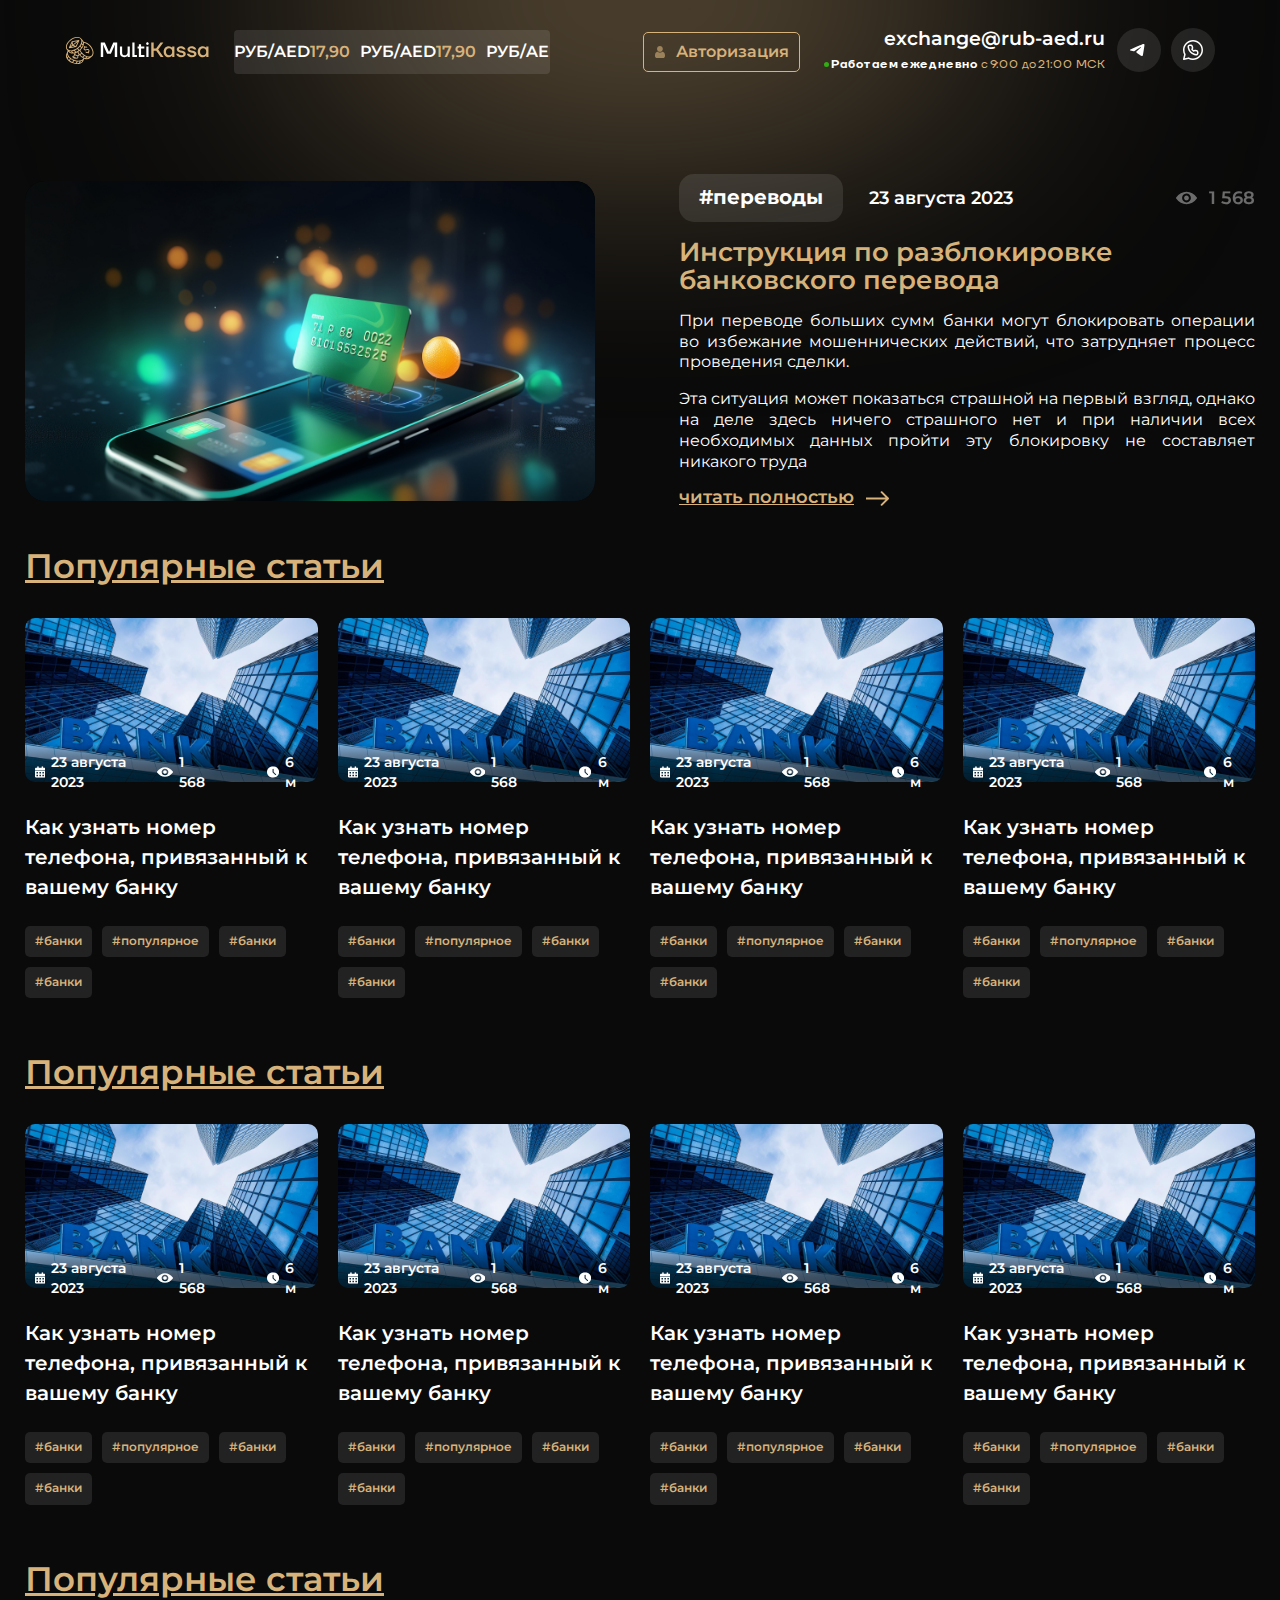
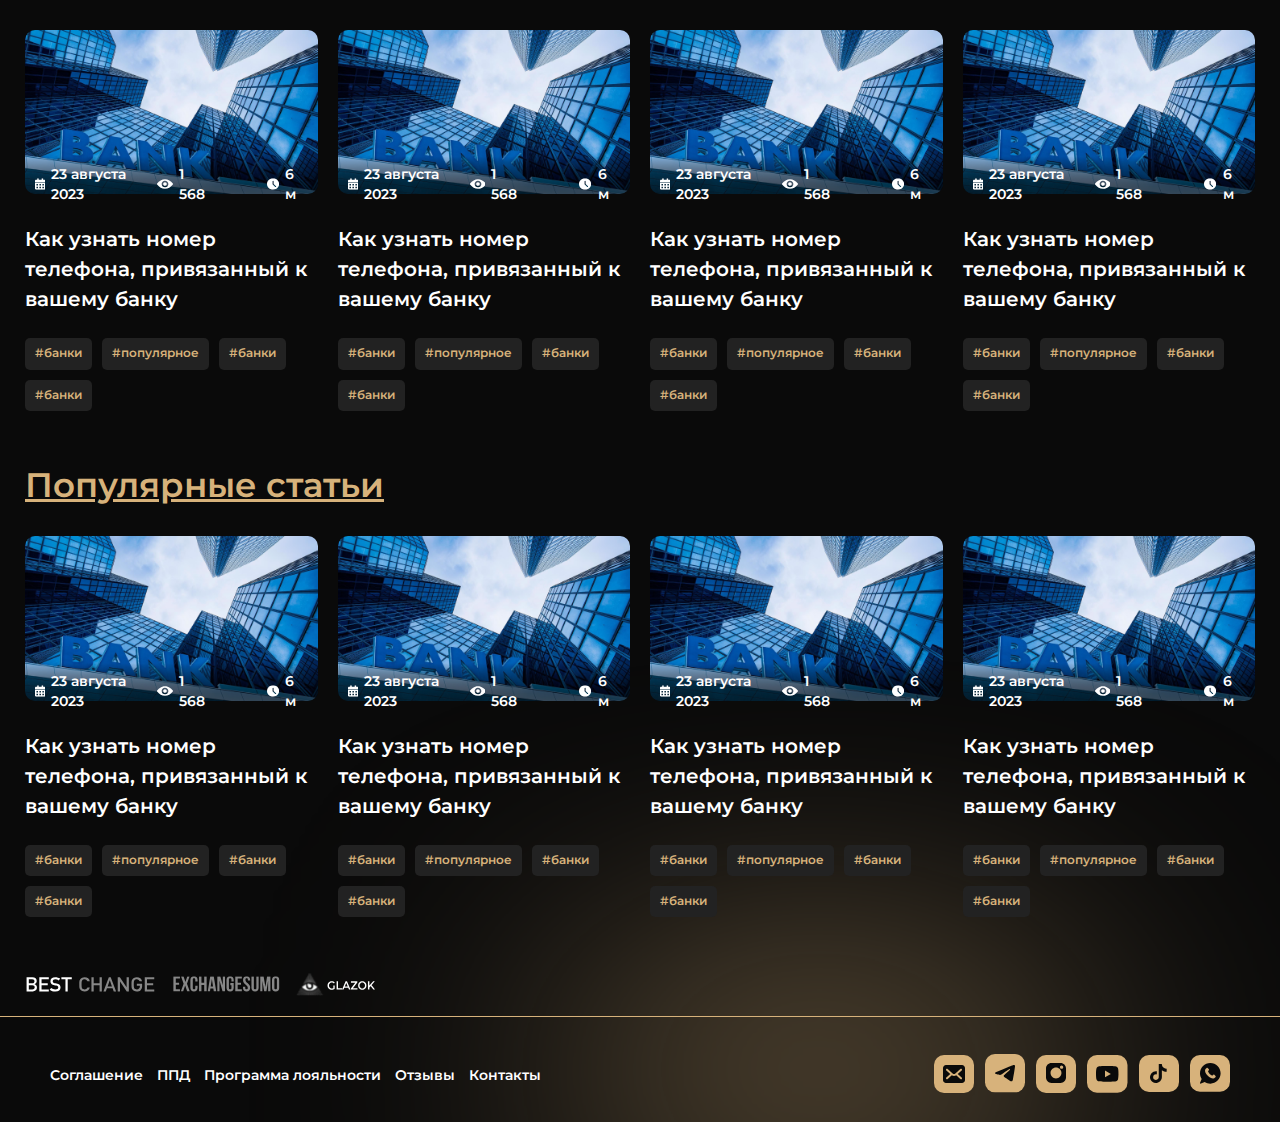
<file: articles.html>
<!DOCTYPE html>
<html lang="en">

<head>
  <meta charset="UTF-8">
  <meta name="viewport" content="width=device-width, initial-scale=1.0">
  <link rel="icon" type="image/png" href="./images/favicon-128x128.png" />
  <link rel="stylesheet" href="https://cdn.jsdelivr.net/npm/swiper@11/swiper-bundle.min.css" />
  <link rel="stylesheet" href="./css/style.min.css">
  <title>MultiKassa</title>
</head>

<body>
  <div class="wrapper">
    <header class="header">

      <div class="header__inner">
        <a href="#" class="header__logo">
          <svg xmlns="http://www.w3.org/2000/svg" width="145" height="29" viewBox="0 0 145 29" fill="none">
            <path
              d="M35.7808 21.0328V6.53283H39.778L43.7752 15.5435H44.3011L48.2983 6.53283H52.1904V21.0328H49.771V10.8828L49.9814 8.91497H49.771L45.879 17.7185H42.0921L38.2001 8.91497H37.9897L38.2001 10.8828V21.0328H35.7808ZM54.9237 16.7864V10.4685H57.1327V16.5793C57.1327 17.5045 57.3359 18.1881 57.7428 18.63C58.1635 19.0581 58.8018 19.2721 59.6572 19.2721C60.5126 19.2721 61.214 18.989 61.761 18.4228C62.3219 17.8428 62.6025 17.0902 62.6025 16.165V10.4685H64.8115V21.0328H62.6025V19.5828H62.4973C62.329 19.859 62.0695 20.1352 61.7189 20.4114C60.9616 20.9638 60.099 21.24 59.1313 21.24C57.7988 21.24 56.7611 20.8602 56.0176 20.1007C55.2884 19.3412 54.9237 18.2364 54.9237 16.7864ZM67.3328 21.0328V6.53283H69.5418V19.065H71.9612V21.0328H67.3328ZM72.593 12.4364V10.4685H73.8552V8.18997H76.0642V10.4685H79.3251V12.4364H76.0642V19.065H79.4303V21.0328H73.8552V12.4364H72.593ZM81.492 8.54211C81.2396 8.29354 81.1133 7.98974 81.1133 7.63068C81.1133 7.27163 81.2396 6.96783 81.492 6.71925C81.7445 6.45688 82.0532 6.32568 82.4177 6.32568C82.7824 6.32568 83.0909 6.45688 83.3434 6.71925C83.6101 6.96783 83.7431 7.27163 83.7431 7.63068C83.7431 7.98974 83.6101 8.29354 83.3434 8.54211C83.0909 8.79068 82.7824 8.91497 82.4177 8.91497C82.0532 8.91497 81.7445 8.79068 81.492 8.54211ZM81.3237 21.0328V10.4685H83.5327V21.0328H81.3237Z"
              fill="white" />
            <path
              d="M86.2595 21.0332V6.5332H88.6789V12.5403H91.0983L95.5162 6.5332H98.3563L93.202 13.4725L98.5667 21.0332H95.6214L91.2034 14.8189H88.6789V21.0332H86.2595ZM100.1 19.7282C99.1464 18.7063 98.6693 17.3806 98.6693 15.7511C98.6693 14.1215 99.1464 12.8027 100.1 11.7946C101.068 10.7727 102.274 10.2618 103.718 10.2618C104.63 10.2618 105.465 10.5241 106.222 11.0489C106.545 11.2699 106.832 11.5253 107.085 11.8153H107.19V10.4689H109.399V21.0332H107.19V19.5832H107.085C106.874 19.8732 106.587 20.1494 106.222 20.4118C105.465 20.9641 104.63 21.2403 103.718 21.2403C102.274 21.2403 101.068 20.7363 100.1 19.7282ZM101.825 13.1411C101.264 13.7487 100.983 14.6187 100.983 15.7511C100.983 16.8834 101.264 17.7534 101.825 18.3611C102.386 18.9687 103.158 19.2725 104.139 19.2725C105.065 19.2725 105.801 18.9687 106.348 18.3611C106.909 17.7396 107.19 16.8696 107.19 15.7511C107.19 14.6325 106.909 13.7694 106.348 13.1618C105.801 12.5403 105.065 12.2296 104.139 12.2296C103.158 12.2296 102.386 12.5334 101.825 13.1411ZM111.179 17.7189H113.598C113.696 17.9951 113.872 18.2575 114.124 18.5061C114.643 19.017 115.344 19.2725 116.228 19.2725C116.999 19.2725 117.56 19.1551 117.911 18.9203C118.261 18.6856 118.437 18.3887 118.437 18.0296C118.437 17.9053 118.409 17.7949 118.353 17.6982C118.297 17.5877 118.198 17.4911 118.058 17.4082C117.918 17.3253 117.785 17.2563 117.658 17.2011C117.532 17.132 117.343 17.0699 117.09 17.0146C116.838 16.9456 116.635 16.8973 116.48 16.8696C116.326 16.8282 116.088 16.773 115.765 16.7039C115.457 16.6349 115.225 16.5865 115.071 16.5589C112.827 16.0618 111.705 14.9984 111.705 13.3689C111.705 12.5403 112.091 11.8153 112.862 11.1939C113.633 10.5725 114.65 10.2618 115.912 10.2618C117.666 10.2618 118.977 10.8141 119.846 11.9189C120.239 12.4023 120.506 12.9546 120.646 13.5761H118.332C118.219 13.2999 118.065 13.0789 117.869 12.9132C117.378 12.4575 116.726 12.2296 115.912 12.2296C115.281 12.2296 114.804 12.3401 114.482 12.5611C114.173 12.782 114.019 13.0582 114.019 13.3896C114.019 13.5139 114.047 13.6313 114.103 13.7418C114.159 13.8384 114.257 13.9282 114.398 14.0111C114.538 14.0939 114.671 14.163 114.797 14.2182C114.937 14.2734 115.127 14.3356 115.365 14.4046C115.604 14.4599 115.807 14.5082 115.975 14.5496C116.144 14.5773 116.375 14.6256 116.67 14.6946C116.978 14.7499 117.217 14.7982 117.385 14.8396C119.629 15.3368 120.751 16.4001 120.751 18.0296C120.751 18.9134 120.344 19.673 119.531 20.3082C118.731 20.9296 117.63 21.2403 116.228 21.2403C114.405 21.2403 113.009 20.6534 112.041 19.4796C111.607 18.9411 111.319 18.3541 111.179 17.7189ZM121.903 17.7189H124.323C124.421 17.9951 124.596 18.2575 124.849 18.5061C125.367 19.017 126.069 19.2725 126.952 19.2725C127.724 19.2725 128.285 19.1551 128.635 18.9203C128.986 18.6856 129.161 18.3887 129.161 18.0296C129.161 17.9053 129.133 17.7949 129.077 17.6982C129.021 17.5877 128.923 17.4911 128.783 17.4082C128.642 17.3253 128.509 17.2563 128.383 17.2011C128.257 17.132 128.067 17.0699 127.815 17.0146C127.563 16.9456 127.359 16.8973 127.205 16.8696C127.05 16.8282 126.812 16.773 126.49 16.7039C126.181 16.6349 125.949 16.5865 125.795 16.5589C123.551 16.0618 122.429 14.9984 122.429 13.3689C122.429 12.5403 122.815 11.8153 123.586 11.1939C124.358 10.5725 125.375 10.2618 126.637 10.2618C128.39 10.2618 129.701 10.8141 130.571 11.9189C130.964 12.4023 131.23 12.9546 131.37 13.5761H129.056C128.944 13.2999 128.79 13.0789 128.593 12.9132C128.102 12.4575 127.45 12.2296 126.637 12.2296C126.006 12.2296 125.529 12.3401 125.206 12.5611C124.897 12.782 124.743 13.0582 124.743 13.3896C124.743 13.5139 124.771 13.6313 124.828 13.7418C124.884 13.8384 124.982 13.9282 125.122 14.0111C125.262 14.0939 125.396 14.163 125.522 14.2182C125.662 14.2734 125.851 14.3356 126.09 14.4046C126.328 14.4599 126.532 14.5082 126.7 14.5496C126.868 14.5773 127.1 14.6256 127.394 14.6946C127.703 14.7499 127.941 14.7982 128.11 14.8396C130.353 15.3368 131.476 16.4001 131.476 18.0296C131.476 18.9134 131.069 19.673 130.255 20.3082C129.456 20.9296 128.355 21.2403 126.952 21.2403C125.129 21.2403 123.734 20.6534 122.766 19.4796C122.331 18.9411 122.043 18.3541 121.903 17.7189ZM134.163 19.7282C133.21 18.7063 132.733 17.3806 132.733 15.7511C132.733 14.1215 133.21 12.8027 134.163 11.7946C135.131 10.7727 136.337 10.2618 137.782 10.2618C138.694 10.2618 139.528 10.5241 140.285 11.0489C140.608 11.2699 140.895 11.5253 141.148 11.8153H141.253V10.4689H143.462V21.0332H141.253V19.5832H141.148C140.937 19.8732 140.65 20.1494 140.285 20.4118C139.528 20.9641 138.694 21.2403 137.782 21.2403C136.337 21.2403 135.131 20.7363 134.163 19.7282ZM135.888 13.1411C135.327 13.7487 135.047 14.6187 135.047 15.7511C135.047 16.8834 135.327 17.7534 135.888 18.3611C136.45 18.9687 137.221 19.2725 138.203 19.2725C139.128 19.2725 139.865 18.9687 140.412 18.3611C140.973 17.7396 141.253 16.8696 141.253 15.7511C141.253 14.6325 140.973 13.7694 140.412 13.1618C139.865 12.5403 139.128 12.2296 138.203 12.2296C137.221 12.2296 136.45 12.5334 135.888 13.1411Z"
              fill="#D7B27B" />
            <path
              d="M4.34221 12.16C4.36636 12.16 4.39044 12.1581 4.41429 12.1544L11.1254 11.1074C11.2006 11.0957 11.2718 11.0657 11.3323 11.0203C11.3929 10.9749 11.4411 10.9153 11.4725 10.847L14.279 4.75404C14.3133 4.67953 14.3265 4.59725 14.3172 4.51595C14.3078 4.43466 14.2763 4.35738 14.2259 4.2923C14.1756 4.22719 14.1083 4.17678 14.0312 4.14631C13.954 4.11588 13.8699 4.10654 13.7879 4.11935L7.07672 5.16632C7.00151 5.17804 6.93043 5.208 6.86984 5.25344C6.80928 5.29889 6.76109 5.35842 6.72963 5.42671L3.92317 11.5197C3.89138 11.5887 3.87766 11.6645 3.88333 11.74C3.88896 11.8156 3.91375 11.8886 3.95544 11.9523C3.99712 12.016 4.05438 12.0684 4.12196 12.1046C4.18951 12.1409 4.26524 12.16 4.34221 12.16ZM7.7033 9.7551L9.39384 10.46L6.07308 10.978L7.7033 9.7551ZM7.98874 8.4017L7.66401 5.99227L12.1291 5.2957L7.98874 8.4017ZM7.1455 9.03428L5.51532 10.2572L6.90399 7.24233L7.1455 9.03428ZM10.8197 10.0703L8.5465 9.12252L12.6869 6.01653L10.8197 10.0703Z"
              fill="#D7B27B" />
            <path
              d="M28.4586 15.7162C28.1834 13.7268 27.1742 11.6257 25.6168 9.80013C23.6027 7.43931 20.9994 5.91802 18.6166 5.69927C18.4826 5.38104 18.3075 5.08119 18.0956 4.80713L16.4221 2.64454C15.429 1.36115 13.7209 0.755052 11.6121 0.93764C9.58072 1.11362 7.40126 2.00626 5.47515 3.4512C3.54905 4.89613 2.09646 6.72814 1.385 8.60979C0.646411 10.5631 0.786575 12.3456 1.77968 13.6291L2.74164 14.8722C2.55019 15.1304 2.39114 15.4104 2.26794 15.7061L1.22246 18.2225C0.601975 19.7158 0.936877 21.473 2.16542 23.1704C3.34886 24.8055 5.23487 26.2031 7.47602 27.1059C9.11148 27.7646 10.7994 28.1049 12.3728 28.1049C12.94 28.1065 13.5064 28.0592 14.0654 27.9637C16.1499 27.6008 17.6397 26.5785 18.2601 25.0852L19.2426 22.7204C19.4175 22.7873 19.5927 22.8483 19.7682 22.9036C20.4626 23.1299 21.1883 23.2492 21.9197 23.2573C23.0539 23.2573 24.0551 22.9271 24.8414 22.2768L26.9557 20.5281C28.2104 19.4904 28.7442 17.7815 28.4586 15.7162ZM15.3473 18.8853L16.7563 17.72C17.3758 18.404 18.0646 19.0241 18.8119 19.5706L17.4232 20.7191C16.6648 20.1849 15.9686 19.5699 15.3473 18.8853ZM14.7556 18.1912C14.5636 17.9497 14.3813 17.7029 14.2086 17.4508C14.1885 17.4166 14.1675 17.3829 14.1451 17.3498L14.141 17.3525C13.8008 16.848 13.4993 16.3193 13.2391 15.7707C13.6338 15.5308 14.0208 15.2689 14.4001 14.9849C14.499 14.9108 14.5965 14.8355 14.6927 14.7591C15.1047 15.5615 15.5978 16.3209 16.1644 17.026L14.7556 18.1912ZM13.4662 18.7C13.3738 18.9224 13.1954 19.0996 12.9703 19.1926C12.7453 19.2855 12.4919 19.2866 12.2659 19.1957L10.1361 18.3378L10.7055 16.9674C11.3007 16.7623 11.8794 16.5132 12.4367 16.2225C12.7231 16.8193 13.0556 17.3935 13.4314 17.9401C13.4928 18.0567 13.5277 18.185 13.5338 18.3163C13.5397 18.4475 13.5167 18.5784 13.4662 18.7ZM12.4176 20.5227C12.488 20.688 12.5071 20.8701 12.4723 21.0461C12.4376 21.222 12.3507 21.3839 12.2225 21.5112C12.0944 21.6385 11.9307 21.7255 11.7524 21.7612C11.574 21.797 11.3888 21.7798 11.2204 21.7119L9.09064 20.8541L9.78764 19.1766L11.9173 20.0344C12.0294 20.0792 12.1313 20.1454 12.2172 20.2292C12.303 20.313 12.3712 20.4128 12.4176 20.5227ZM5.86808 15.3679C5.91727 15.3679 5.96696 15.3671 6.0167 15.3662L6.97024 16.5985C5.757 16.4888 4.79009 16.0241 4.18524 15.2424L4.10542 15.1393C4.67937 15.2956 5.27261 15.3725 5.86808 15.3679ZM8.18251 16.5958C8.16439 16.5973 8.14652 16.5985 8.12846 16.5999L7.1041 15.2762C7.76644 15.1785 8.41775 15.0188 9.04918 14.799L10.134 16.2009C9.5001 16.4024 8.84572 16.5349 8.18251 16.5958ZM12.3562 13.0912L13.4714 14.5325C12.7128 15.0663 11.8965 15.516 11.0377 15.8734L9.93856 14.4531C10.7894 14.0812 11.5994 13.6249 12.3562 13.0912ZM14.2035 13.9833L13.0883 12.5421C13.8117 11.9653 14.4735 11.3174 15.0634 10.6085L16.1626 12.0288C15.5846 12.7493 14.9276 13.4048 14.2035 13.9833ZM16.723 11.2578L15.6383 9.85599C16.021 9.31491 16.3503 8.73902 16.6218 8.1362L17.6461 9.45994C17.6398 9.4767 17.6341 9.49337 17.6277 9.51016C17.392 10.1236 17.0886 10.7096 16.723 11.2578ZM17.9521 8.3601L16.9987 7.12795C17.1875 6.52045 17.2835 5.88867 17.2838 5.25338L17.3634 5.35634C17.9683 6.138 18.1668 7.17929 17.9521 8.3601ZM2.24755 8.92599C2.89912 7.20281 4.24346 5.5145 6.03295 4.17206C7.82244 2.82963 9.83244 2.00156 11.6927 1.84038C11.9114 1.82143 12.1245 1.81199 12.3318 1.81206C13.8143 1.81206 14.9927 2.29259 15.69 3.19374C16.4849 4.22094 16.5787 5.69615 15.9543 7.34759C15.3027 9.07076 13.9583 10.7591 12.1689 12.1016C10.3794 13.444 8.36936 14.272 6.50912 14.4332C4.72646 14.5876 3.30731 14.1072 2.51231 13.0805L2.51178 13.0798C1.71697 12.0526 1.62312 10.5774 2.24755 8.92599ZM3.45312 15.7916C4.3303 16.9253 5.76519 17.5304 7.54147 17.5304C7.77615 17.5304 8.01673 17.5198 8.2632 17.4985C8.70555 17.4592 9.14456 17.3895 9.57703 17.2899L8.23876 20.5109L7.38689 20.1678L7.03837 21.0066L7.89024 21.3497L7.54176 22.1885L8.39363 22.5316L8.74215 21.6929L9.59403 22.036L9.24551 22.8748L10.0974 23.2179L10.4459 22.3792L10.8718 22.5507C11.2088 22.6864 11.5791 22.7207 11.9359 22.6493C12.2926 22.5778 12.6199 22.4038 12.8762 22.1492C13.1325 21.8946 13.3064 21.5708 13.3758 21.219C13.4453 20.8671 13.4072 20.5028 13.2664 20.1722C13.2512 20.1365 13.2346 20.1016 13.2172 20.0672C13.4576 19.9855 13.678 19.8554 13.8646 19.6854C14.0512 19.5154 14.1999 19.3091 14.3013 19.0795C14.3144 19.095 14.3272 19.1108 14.3404 19.1263C15.5298 20.5204 16.935 21.6317 18.3979 22.3511C17.8682 23.4787 16.6506 24.259 14.9506 24.5549C13.1117 24.8751 10.9522 24.5895 8.87006 23.7508C6.78779 22.9121 5.04423 21.6255 3.96045 20.1281C2.92176 18.693 2.62321 17.2445 3.11982 16.0493C3.17978 15.9062 3.25076 15.7678 3.33213 15.6352L3.45312 15.7916ZM8.09836 24.4114L7.40158 26.0883C6.54977 25.7148 5.74243 25.2499 4.99426 24.702L5.6809 23.0493C6.43762 23.583 7.24762 24.0394 8.09836 24.4114ZM8.95056 24.7537C9.82201 25.0757 10.7245 25.3094 11.6441 25.4512L10.9574 27.1039C10.0337 26.9785 9.12689 26.7529 8.25346 26.4314L8.95056 24.7537ZM2.07433 18.5656L2.12411 18.4458C2.29193 19.0593 2.55137 19.6447 2.89394 20.1831L2.29827 21.6168C1.7795 20.5314 1.69644 19.4751 2.07433 18.5656ZM2.91496 22.6445C2.90439 22.6299 2.89437 22.6152 2.88395 22.6006L3.5239 21.0604C3.94502 21.5731 4.41494 22.045 4.92729 22.4696L4.24958 24.1008C3.75192 23.6649 3.30436 23.1766 2.91496 22.6445ZM11.9165 27.189L12.5944 25.5576C12.8717 25.5777 13.1468 25.5885 13.4182 25.5885C13.8127 25.5888 14.2067 25.5663 14.5984 25.521L13.9584 27.0614C13.9406 27.0647 13.9231 27.0682 13.9051 27.0713C13.2486 27.1821 12.5817 27.2216 11.9165 27.189ZM15.0765 26.7639L15.6722 25.3302C16.2998 25.1826 16.9016 24.944 17.458 24.6222L17.4082 24.742C17.0303 25.6516 16.2192 26.3477 15.0765 26.7639ZM18.232 21.2337L19.6026 20.1001C20.1697 20.4508 20.7695 20.7473 21.394 20.9856L20.0998 22.0559C20.0825 22.0506 20.0653 22.0457 20.048 22.0403C19.4145 21.8376 18.8055 21.5672 18.232 21.2337ZM24.2494 21.5829C23.4852 22.2149 22.4382 22.4596 21.2301 22.3046L22.4347 21.3083C22.9578 21.4379 23.4947 21.5052 24.034 21.5087C24.141 21.5087 24.2464 21.5048 24.3509 21.4989L24.2494 21.5829ZM26.3637 19.8342C25.3594 20.6648 23.8673 20.8271 22.1623 20.2916C20.3832 19.7328 18.6065 18.4909 17.1595 16.7947C16.467 15.9888 15.8806 15.1 15.414 14.1495C16.8358 12.8636 17.9097 11.3616 18.4903 9.82636C18.9213 8.68643 19.0525 7.60486 18.8901 6.64652C20.9192 6.96144 23.1814 8.3544 24.912 10.383C26.359 12.0791 27.2946 14.0166 27.5465 15.8385C27.788 17.5846 27.368 19.0036 26.3637 19.8342Z"
              fill="#D7B27B" />
            <path
              d="M20.2395 16.0971L21.0454 15.5694C21.1956 15.7249 21.3676 15.8409 21.5613 15.9172C21.9868 16.0884 22.419 16.0303 22.8577 15.743C23.2114 15.5114 23.4258 15.2695 23.5008 15.0172C23.5724 14.7599 23.5266 14.5105 23.3635 14.2691C23.2344 14.0779 23.0524 13.9758 22.8175 13.9627C22.5871 13.9467 22.2998 13.9897 21.9555 14.0918C21.2871 14.2973 20.821 14.4102 20.5571 14.4306C19.8375 14.5028 19.2891 14.2597 18.9119 13.7013C18.657 13.324 18.557 12.9034 18.6117 12.4395C18.6709 11.9726 18.8927 11.5698 19.2773 11.2309L18.793 10.514L19.5654 10.0083L20.0496 10.7252C20.6526 10.4899 21.2324 10.5166 21.7889 10.8051C22.0447 10.9352 22.2748 11.1038 22.4793 11.3109L21.6734 11.8386C21.5469 11.7182 21.406 11.6291 21.2506 11.5712C20.8927 11.4428 20.5167 11.5076 20.1227 11.7656C19.8183 11.965 19.6331 12.1879 19.5671 12.4343C19.501 12.6806 19.5427 12.9145 19.6923 13.1359C19.9165 13.4679 20.3876 13.5295 21.1053 13.3207C21.1648 13.3035 21.2792 13.2722 21.4486 13.2265C21.6145 13.1759 21.7351 13.1441 21.8103 13.1312C21.8866 13.1102 22.0044 13.0839 22.1637 13.0521C22.3242 13.0124 22.4493 12.9921 22.5391 12.9913C22.629 12.9905 22.7453 12.9906 22.8879 12.9914C23.0272 12.9873 23.1452 13.0044 23.2421 13.0425C23.34 13.0727 23.4447 13.113 23.5562 13.1634C23.6721 13.2108 23.7787 13.2825 23.8758 13.3785C23.9696 13.4695 24.0589 13.5779 24.1439 13.7036C24.4293 14.1262 24.5328 14.5663 24.4545 15.0239C24.3773 15.4736 24.1492 15.8769 23.7704 16.2338L24.2546 16.9506L23.4823 17.4564L22.9981 16.7395C22.3044 17.0414 21.6438 17.0241 21.0162 16.6877C20.7267 16.5363 20.4678 16.3394 20.2395 16.0971Z"
              fill="#D7B27B" />
          </svg>
        </a>

        <div class="header__line">
          <div class="items-wrap">
            <div class="items marquee">
              <div class="item">
                <span class="val__name">РУБ/AED</span>
                <span class="val__prise">17,90</span>
              </div>
              <div class="item">
                <span class="val__name">РУБ/AED</span>
                <span class="val__prise">17,90</span>
              </div>
              <div class="item">
                <span class="val__name">РУБ/AED</span>
                <span class="val__prise">17,90</span>
              </div>
              <div class="item">
                <span class="val__name">РУБ/AED</span>
                <span class="val__prise">17,90</span>
              </div>
              <div class="item">
                <span class="val__name">РУБ/AED</span>
                <span class="val__prise">17,90</span>
              </div>
              <div class="item">
                <span class="val__name">РУБ/AED</span>
                <span class="val__prise">17,90</span>
              </div>
              <div class="item">
                <span class="val__name">РУБ/AED</span>
                <span class="val__prise">17,90</span>
              </div>
              <div class="item">
                <span class="val__name">РУБ/AED</span>
                <span class="val__prise">17,90</span>
              </div>
              <div class="item">
                <span class="val__name">РУБ/AED</span>
                <span class="val__prise">17,90</span>
              </div>
              <div class="item">
                <span class="val__name">РУБ/AED</span>
                <span class="val__prise">17,90</span>
              </div>
            </div>
            <div aria-hidden="true" class="items marquee">
              <div class="item">
                <span class="val__name">РУБ/AED</span>
                <span class="val__prise">17,90</span>
              </div>
              <div class="item">
                <span class="val__name">РУБ/AED</span>
                <span class="val__prise">17,90</span>
              </div>
              <div class="item">
                <span class="val__name">РУБ/AED</span>
                <span class="val__prise">17,90</span>
              </div>
              <div class="item">
                <span class="val__name">РУБ/AED</span>
                <span class="val__prise">17,90</span>
              </div>
              <div class="item">
                <span class="val__name">РУБ/AED</span>
                <span class="val__prise">17,90</span>
              </div>
              <div class="item">
                <span class="val__name">РУБ/AED</span>
                <span class="val__prise">17,90</span>
              </div>
              <div class="item">
                <span class="val__name">РУБ/AED</span>
                <span class="val__prise">17,90</span>
              </div>
              <div class="item">
                <span class="val__name">РУБ/AED</span>
                <span class="val__prise">17,90</span>
              </div>
              <div class="item">
                <span class="val__name">РУБ/AED</span>
                <span class="val__prise">17,90</span>
              </div>
              <div class="item">
                <span class="val__name">РУБ/AED</span>
                <span class="val__prise">17,90</span>
              </div>
            </div>
          </div>

        </div>
        <div class="header__nav">
          <ul class="header__nav-list">
            <li><a href="./loyalty.html" class="header__nav-link">Программа лояльности</a></li>
            <li><a href="./articles.html" class="header__nav-link">Статьи</a></li>
            <li><a href="./feedbacks.html" class="header__nav-link">Отзывы</a></li>
            <li><a href="./contact.html" class="header__nav-link">Контакты</a></li>
          </ul>
        </div>
        <div class="header__user">
          <button class="user__btn">
            <svg xmlns="http://www.w3.org/2000/svg" width="12" height="12" viewBox="0 0 12 12" fill="none">
              <g opacity="0.6" clip-path="url(#clip0_1_2633)">
                <path
                  d="M5.91473 5.78043C6.70886 5.78043 7.39651 5.49561 7.95837 4.93367C8.52023 4.37181 8.80505 3.68434 8.80505 2.89013C8.80505 2.09618 8.52023 1.40862 7.95828 0.846585C7.39633 0.284819 6.70877 0 5.91473 0C5.12051 0 4.43304 0.284819 3.87119 0.846676C3.30933 1.40853 3.02441 2.09609 3.02441 2.89013C3.02441 3.68434 3.30933 4.3719 3.87128 4.93376C4.43323 5.49552 5.12079 5.78043 5.91473 5.78043Z"
                  fill="#D7B27B" />
                <path
                  d="M10.9718 9.22731C10.9556 8.99349 10.9228 8.73842 10.8745 8.46908C10.8258 8.19771 10.7631 7.94118 10.688 7.70672C10.6105 7.46438 10.505 7.22506 10.3747 6.99572C10.2393 6.75769 10.0804 6.55041 9.90207 6.37985C9.71558 6.20141 9.48724 6.05795 9.22321 5.95331C8.96008 5.84921 8.66849 5.79648 8.35657 5.79648C8.23407 5.79648 8.1156 5.84674 7.88681 5.9957C7.746 6.08752 7.5813 6.19372 7.39746 6.31119C7.24026 6.41134 7.02731 6.50519 6.76428 6.59015C6.50766 6.67318 6.2471 6.7153 5.98993 6.7153C5.73276 6.7153 5.47229 6.67318 5.21539 6.59015C4.95264 6.50528 4.73969 6.41144 4.58267 6.31128C4.40057 6.19491 4.23578 6.08871 4.09286 5.9956C3.86435 5.84665 3.74579 5.79639 3.62329 5.79639C3.31128 5.79639 3.01978 5.84921 2.75674 5.9534C2.49289 6.05786 2.26447 6.20132 2.07779 6.37994C1.89954 6.5506 1.74051 6.75778 1.60538 6.99572C1.4751 7.22506 1.36963 7.46429 1.29199 7.70681C1.21701 7.94128 1.1543 8.19771 1.10559 8.46908C1.05734 8.73806 1.02457 8.99321 1.00836 9.22759C0.992432 9.4572 0.984375 9.69551 0.984375 9.9362C0.984375 10.5626 1.1835 11.0697 1.57617 11.4437C1.96399 11.8128 2.47714 12 3.10117 12H8.87924C9.50327 12 10.0162 11.8128 10.4041 11.4437C10.7969 11.07 10.996 10.5628 10.996 9.93611C10.9959 9.69432 10.9878 9.45583 10.9718 9.22731Z"
                  fill="#D7B27B" />
              </g>
              <defs>
                <clipPath id="clip0_1_2633">
                  <rect width="12" height="12" fill="white" />
                </clipPath>
              </defs>
            </svg>
            <span class="user__btn-text">Авторизация</span>
          </button>
        </div>
        <div class="header__contact">
          <div class="header__contact-link">
            <a href="mailto:exchange@rub-aed.ru">exchange@rub-aed.ru</a>
          </div>
          <div class="header__contact-bottom">
            <svg xmlns="http://www.w3.org/2000/svg" width="5" height="5" viewBox="0 0 5 5" fill="none">
              <circle cx="2.5" cy="2.5" r="2.5" fill="#32AD13" />
            </svg>
            <span>Работаем ежедневно <i>с 9:00 до 21:00 МСК</i></span>
          </div>
        </div>
        <div class="header__social">
          <a href="#" class="header__social-link">
            <svg xmlns="http://www.w3.org/2000/svg" width="44" height="44" viewBox="0 0 44 44" fill="none">
              <rect width="44" height="44" rx="22" fill="white" fill-opacity="0.1" />
              <path fill-rule="evenodd" clip-rule="evenodd"
                d="M13.9954 21.1659C17.8824 19.4724 20.4743 18.356 21.7711 17.8166C25.4739 16.2765 26.2434 16.0089 26.7448 16.0001C26.8551 15.9982 27.1018 16.0255 27.2615 16.1551C27.3964 16.2646 27.4335 16.4124 27.4513 16.5162C27.469 16.62 27.4911 16.8564 27.4736 17.0411C27.2729 19.1494 26.4047 24.2657 25.963 26.6271C25.7761 27.6263 25.408 27.9613 25.0518 27.9941C24.2775 28.0653 23.6895 27.4823 22.9396 26.9908C21.7661 26.2215 21.1031 25.7426 19.964 24.992C18.6476 24.1245 19.501 23.6477 20.2512 22.8685C20.4475 22.6646 23.8591 19.5615 23.9251 19.28C23.9334 19.2448 23.941 19.1136 23.8631 19.0443C23.7851 18.975 23.67 18.9987 23.587 19.0175C23.4693 19.0442 21.5946 20.2833 17.9629 22.7348C17.4308 23.1002 16.9488 23.2783 16.517 23.2689C16.0409 23.2586 15.1251 22.9998 14.4444 22.7785C13.6094 22.507 12.9457 22.3635 13.0035 21.9026C13.0336 21.6625 13.3642 21.4169 13.9954 21.1659Z"
                fill="white" />
            </svg>
          </a>
          <a href="#" class="header__social-link">
            <svg width="44" height="44" viewBox="0 0 44 44" fill="none" xmlns="http://www.w3.org/2000/svg">
              <rect width="44" height="44" rx="22" fill="white" fill-opacity="0.1" />
              <path fill-rule="evenodd" clip-rule="evenodd"
                d="M22 12C16.4771 12 12 16.4771 12 22C12 23.64 12.3954 25.1896 13.0964 26.5569L12.0204 31.0762C11.9908 31.2009 11.9935 31.331 12.0285 31.4542C12.0634 31.5774 12.1292 31.6896 12.2198 31.7802C12.3104 31.8708 12.4226 31.9366 12.5458 31.9715C12.669 32.0065 12.7991 32.0092 12.9237 31.9796L17.4431 30.9036C18.8104 31.6046 20.36 32 22 32C27.5229 32 32 27.5229 32 22C32 16.4771 27.5229 12 22 12ZM13.5 22C13.5 17.3056 17.3056 13.5 22 13.5C26.6944 13.5 30.5 17.3056 30.5 22C30.5 26.6944 26.6944 30.5 22 30.5C20.5145 30.5 19.12 30.1196 17.9066 29.4514C17.7433 29.3615 17.5524 29.3356 17.3711 29.3787L13.7619 30.2381L14.6212 26.6289C14.6644 26.4476 14.6385 26.2566 14.5486 26.0934C13.8804 24.8799 13.5 23.4855 13.5 22ZM19.2529 24.7471C20.7497 26.2439 22.7456 27.248 24.972 27.487C26.444 27.6449 27.5 26.4321 27.5 25.1724V24.2979C27.5 23.7883 27.3357 23.2923 27.0315 22.8834C26.7274 22.4746 26.2995 22.1747 25.8114 22.0282L25.7417 22.0074L25.6705 21.9934L24.6677 21.7959C24.3453 21.7124 24.0089 21.6979 23.6804 21.7532C23.3519 21.8085 23.0388 21.9324 22.7615 22.1169C22.4351 21.8597 22.1403 21.5649 21.8831 21.2385C22.0676 20.9611 22.1916 20.648 22.247 20.3195C22.3023 19.991 22.2877 19.6545 22.2042 19.332L22.0065 18.3294L21.9925 18.2581L21.9716 18.1885C21.8252 17.7005 21.5253 17.2726 21.1165 16.9684C20.7077 16.6643 20.2118 16.5 19.7022 16.5H18.8275C17.5679 16.5 16.355 17.5557 16.5129 19.0279C16.7519 21.2541 17.7559 23.2502 19.2529 24.7471ZM23.4594 23.4747C23.5704 23.3638 23.7094 23.2849 23.8616 23.2466C24.0138 23.2082 24.1735 23.2118 24.3239 23.2569L25.3805 23.465C25.5596 23.5188 25.7165 23.6288 25.8281 23.7789C25.9397 23.9289 26 24.1109 26 24.2979V25.1724C26 25.6525 25.6095 26.0467 25.1321 25.9955C23.9394 25.8681 22.7907 25.4736 21.7712 24.8415C21.2425 24.5139 20.7534 24.1263 20.3136 23.6864C19.8737 23.2466 19.4861 22.7575 19.1585 22.2287C18.5264 21.2093 18.132 20.0605 18.0045 18.8677C17.9532 18.3904 18.3475 18 18.8275 18H19.7021C19.8891 18 20.071 18.0604 20.221 18.172C20.3709 18.2836 20.4809 18.4406 20.5346 18.6196L20.743 19.676C20.7881 19.8264 20.7917 19.9861 20.7533 20.1384C20.715 20.2906 20.6361 20.4296 20.5251 20.5406L20.3851 20.6806C20.2925 20.7729 20.2259 20.888 20.192 21.0142C20.1455 21.1896 20.1665 21.3794 20.2674 21.5421C20.5419 21.9854 20.8668 22.3955 21.2355 22.7642C21.6042 23.133 22.0144 23.458 22.4577 23.7325C22.6205 23.8332 22.8101 23.8544 22.9856 23.8079C23.1119 23.774 23.227 23.7074 23.3192 23.6147L23.4594 23.4747Z"
                fill="white" />
            </svg>

          </a>
        </div>
      </div>

    </header>
    <main class="main">
      <div class="body__line">
        <div class="items-wrap">
          <div class="items marquee">
            <div class="item">
              <span class="val__name">РУБ/AED</span>
              <span class="val__prise">17,90</span>
            </div>
            <div class="item">
              <span class="val__name">РУБ/AED</span>
              <span class="val__prise">17,90</span>
            </div>
            <div class="item">
              <span class="val__name">РУБ/AED</span>
              <span class="val__prise">17,90</span>
            </div>
            <div class="item">
              <span class="val__name">РУБ/AED</span>
              <span class="val__prise">17,90</span>
            </div>
            <div class="item">
              <span class="val__name">РУБ/AED</span>
              <span class="val__prise">17,90</span>
            </div>
            <div class="item">
              <span class="val__name">РУБ/AED</span>
              <span class="val__prise">17,90</span>
            </div>
            <div class="item">
              <span class="val__name">РУБ/AED</span>
              <span class="val__prise">17,90</span>
            </div>
            <div class="item">
              <span class="val__name">РУБ/AED</span>
              <span class="val__prise">17,90</span>
            </div>
            <div class="item">
              <span class="val__name">РУБ/AED</span>
              <span class="val__prise">17,90</span>
            </div>
            <div class="item">
              <span class="val__name">РУБ/AED</span>
              <span class="val__prise">17,90</span>
            </div>
          </div>
          <div aria-hidden="true" class="items marquee">
            <div class="item">
              <span class="val__name">РУБ/AED</span>
              <span class="val__prise">17,90</span>
            </div>
            <div class="item">
              <span class="val__name">РУБ/AED</span>
              <span class="val__prise">17,90</span>
            </div>
            <div class="item">
              <span class="val__name">РУБ/AED</span>
              <span class="val__prise">17,90</span>
            </div>
            <div class="item">
              <span class="val__name">РУБ/AED</span>
              <span class="val__prise">17,90</span>
            </div>
            <div class="item">
              <span class="val__name">РУБ/AED</span>
              <span class="val__prise">17,90</span>
            </div>
            <div class="item">
              <span class="val__name">РУБ/AED</span>
              <span class="val__prise">17,90</span>
            </div>
            <div class="item">
              <span class="val__name">РУБ/AED</span>
              <span class="val__prise">17,90</span>
            </div>
            <div class="item">
              <span class="val__name">РУБ/AED</span>
              <span class="val__prise">17,90</span>
            </div>
            <div class="item">
              <span class="val__name">РУБ/AED</span>
              <span class="val__prise">17,90</span>
            </div>
            <div class="item">
              <span class="val__name">РУБ/AED</span>
              <span class="val__prise">17,90</span>
            </div>
          </div>
        </div>

      </div>
      <div class="container">
        <div class="articles">
          <div class="article-banner">
            <img src="./images/rendering.png" alt="">
            <div class="article-banner-text">
              <div class="article-banner-top">
                <a href="" class="article-banner-teg">#переводы</a>
                <i>23 августа 2023</i>
                <div class="views">
                  <svg xmlns="http://www.w3.org/2000/svg" width="21" height="22" viewBox="0 0 21 22" fill="none">
                    <g clip-path="url(#clip0_2585_18901)">
                      <path
                        d="M10.5 4.74097C6.48773 4.74097 2.84919 6.93612 0.164314 10.5016C-0.0547714 10.7937 -0.0547714 11.2018 0.164314 11.494C2.84919 15.0638 6.48773 17.2589 10.5 17.2589C14.5123 17.2589 18.1508 15.0638 20.8357 11.4983C21.0548 11.2061 21.0548 10.798 20.8357 10.5059C18.1508 6.93612 14.5123 4.74097 10.5 4.74097ZM10.7878 15.4074C8.12442 15.575 5.92498 13.3798 6.09251 10.7121C6.22998 8.51268 8.01273 6.72992 10.2122 6.59245C12.8756 6.42492 15.075 8.62007 14.9075 11.2878C14.7657 13.4829 12.983 15.2657 10.7878 15.4074ZM10.6546 13.3712C9.21985 13.4614 8.03421 12.2801 8.12872 10.8453C8.20175 9.65965 9.16401 8.70169 10.3496 8.62437C11.7844 8.53415 12.9701 9.7155 12.8756 11.1503C12.7983 12.3402 11.836 13.2982 10.6546 13.3712Z"
                        fill="white" />
                    </g>
                    <defs>
                      <clipPath id="clip0_2585_18901">
                        <rect width="21" height="21" fill="white" transform="translate(0 0.5)" />
                      </clipPath>
                    </defs>
                  </svg>
                  <span>1 568</span>
                </div>
              </div>
              <h4 class="article-banner-title">
                Инструкция по разблокировке банковского перевода
              </h4>
              <p>При переводе больших сумм банки могут блокировать операции во избежание мошеннических действий, что
                затрудняет процесс проведения сделки. </p>
              <p>Эта ситуация может показаться страшной на первый взгляд, однако на деле здесь ничего страшного нет и
                при наличии всех необходимых данных пройти эту блокировку не составляет никакого труда</p>
              <a href="#" class="article-linkto">
                читать полностью <svg xmlns="http://www.w3.org/2000/svg" width="23" height="15" viewBox="0 0 23 15"
                  fill="none">
                  <path
                    d="M22.7071 8.20711C23.0976 7.81658 23.0976 7.18342 22.7071 6.79289L16.3431 0.428932C15.9526 0.0384078 15.3195 0.0384078 14.9289 0.428932C14.5384 0.819457 14.5384 1.45262 14.9289 1.84315L20.5858 7.5L14.9289 13.1569C14.5384 13.5474 14.5384 14.1805 14.9289 14.5711C15.3195 14.9616 15.9526 14.9616 16.3431 14.5711L22.7071 8.20711ZM0 8.5H22V6.5H0V8.5Z"
                    fill="#D7B27B" />
                </svg>
              </a>
            </div>
          </div>
          <div class="articles-block">
            <h6 class="articles-block-heading">Популярные статьи</h6>
            <div class="articles-box">
              <div class="articles-item">
                <img src="./images/article.png" alt="">
                <div class="articles-item-info">
                  <div class="article-date">
                    <svg xmlns="http://www.w3.org/2000/svg" width="11" height="12" viewBox="0 0 11 12" fill="none">
                      <g clip-path="url(#clip0_57_10213)">
                        <path
                          d="M0 10.875C0 11.4961 0.527902 12 1.17857 12H9.82143C10.4721 12 11 11.4961 11 10.875V4.5H0V10.875ZM7.85714 6.28125C7.85714 6.12656 7.98973 6 8.15179 6H9.13393C9.29598 6 9.42857 6.12656 9.42857 6.28125V7.21875C9.42857 7.37344 9.29598 7.5 9.13393 7.5H8.15179C7.98973 7.5 7.85714 7.37344 7.85714 7.21875V6.28125ZM7.85714 9.28125C7.85714 9.12656 7.98973 9 8.15179 9H9.13393C9.29598 9 9.42857 9.12656 9.42857 9.28125V10.2188C9.42857 10.3734 9.29598 10.5 9.13393 10.5H8.15179C7.98973 10.5 7.85714 10.3734 7.85714 10.2188V9.28125ZM4.71429 6.28125C4.71429 6.12656 4.84687 6 5.00893 6H5.99107C6.15312 6 6.28571 6.12656 6.28571 6.28125V7.21875C6.28571 7.37344 6.15312 7.5 5.99107 7.5H5.00893C4.84687 7.5 4.71429 7.37344 4.71429 7.21875V6.28125ZM4.71429 9.28125C4.71429 9.12656 4.84687 9 5.00893 9H5.99107C6.15312 9 6.28571 9.12656 6.28571 9.28125V10.2188C6.28571 10.3734 6.15312 10.5 5.99107 10.5H5.00893C4.84687 10.5 4.71429 10.3734 4.71429 10.2188V9.28125ZM1.57143 6.28125C1.57143 6.12656 1.70402 6 1.86607 6H2.84821C3.01027 6 3.14286 6.12656 3.14286 6.28125V7.21875C3.14286 7.37344 3.01027 7.5 2.84821 7.5H1.86607C1.70402 7.5 1.57143 7.37344 1.57143 7.21875V6.28125ZM1.57143 9.28125C1.57143 9.12656 1.70402 9 1.86607 9H2.84821C3.01027 9 3.14286 9.12656 3.14286 9.28125V10.2188C3.14286 10.3734 3.01027 10.5 2.84821 10.5H1.86607C1.70402 10.5 1.57143 10.3734 1.57143 10.2188V9.28125ZM9.82143 1.5H8.64286V0.375C8.64286 0.16875 8.46607 0 8.25 0H7.46429C7.24821 0 7.07143 0.16875 7.07143 0.375V1.5H3.92857V0.375C3.92857 0.16875 3.75179 0 3.53571 0H2.75C2.53393 0 2.35714 0.16875 2.35714 0.375V1.5H1.17857C0.527902 1.5 0 2.00391 0 2.625V3.75H11V2.625C11 2.00391 10.4721 1.5 9.82143 1.5Z"
                          fill="white" />
                      </g>
                      <defs>
                        <clipPath id="clip0_57_10213">
                          <rect width="11" height="12" fill="white" />
                        </clipPath>
                      </defs>
                    </svg>
                    <span>23 августа 2023</span>
                  </div>
                  <div class="article-views">
                    <svg xmlns="http://www.w3.org/2000/svg" width="17" height="18" viewBox="0 0 17 18" fill="none">
                      <g clip-path="url(#clip0_57_10218)">
                        <path
                          d="M8.5 3.93323C5.25197 3.93323 2.30648 5.71026 0.133016 8.59662C-0.0443388 8.83309 -0.0443388 9.16346 0.133016 9.39994C2.30648 12.2898 5.25197 14.0668 8.5 14.0668C11.748 14.0668 14.6935 12.2898 16.867 9.40341C17.0443 9.16694 17.0443 8.83657 16.867 8.6001C14.6935 5.71026 11.748 3.93323 8.5 3.93323ZM8.733 12.568C6.57691 12.7036 4.79641 10.9266 4.93203 8.76702C5.04332 6.98652 6.4865 5.54333 8.267 5.43205C10.4231 5.29643 12.2036 7.07345 12.068 9.23301C11.9532 11.01 10.51 12.4532 8.733 12.568ZM8.62519 10.9196C7.46369 10.9927 6.50389 10.0363 6.58039 8.87483C6.63951 7.91502 7.41848 7.13953 8.37829 7.07693C9.53979 7.0039 10.4996 7.96023 10.4231 9.12173C10.3605 10.085 9.58152 10.8605 8.62519 10.9196Z"
                          fill="white" />
                      </g>
                      <defs>
                        <clipPath id="clip0_57_10218">
                          <rect width="17" height="17" fill="white" transform="translate(0 0.5)" />
                        </clipPath>
                      </defs>
                    </svg>
                    <span>1 568</span>
                  </div>
                  <div class="article-time">
                    <svg xmlns="http://www.w3.org/2000/svg" width="13" height="14" viewBox="0 0 13 14" fill="none">
                      <g clip-path="url(#clip0_57_10225)">
                        <path
                          d="M6.5 0.863647C2.91576 0.863647 0 3.61628 0 7.00001C0 10.3837 2.91576 13.1364 6.5 13.1364C10.0842 13.1364 13 10.3837 13 7.00001C13 3.61628 10.0842 0.863647 6.5 0.863647ZM9.59131 10.174C9.48568 10.2737 9.34702 10.3239 9.20837 10.3239C9.06971 10.3239 8.93095 10.2737 8.82542 10.174L6.11706 7.61724C6.0152 7.52164 5.95837 7.39168 5.95837 7.25572V3.93183C5.95837 3.64906 6.20097 3.4205 6.5 3.4205C6.79903 3.4205 7.04163 3.64906 7.04163 3.93183V7.04402L9.59131 9.45096C9.80306 9.65096 9.80306 9.97409 9.59131 10.174Z"
                          fill="white" />
                      </g>
                      <defs>
                        <clipPath id="clip0_57_10225">
                          <rect width="13" height="12.2727" fill="white" transform="translate(0 0.863647)" />
                        </clipPath>
                      </defs>
                    </svg>
                    <span>6 м</span>
                  </div>
                </div>
                <h5 class="article-title">
                  Как узнать номер телефона, привязанный к вашему банку
                </h5>
                <div class="article-tags">
                  <div class="article-tags-item">#банки</div>
                  <div class="article-tags-item">#популярное</div>
                  <div class="article-tags-item">#банки</div>
                  <div class="article-tags-item">#банки</div>
                </div>
              </div>
              <div class="articles-item">
                <img src="./images/article.png" alt="">
                <div class="articles-item-info">
                  <div class="article-date">
                    <svg xmlns="http://www.w3.org/2000/svg" width="11" height="12" viewBox="0 0 11 12" fill="none">
                      <g clip-path="url(#clip0_57_10213)">
                        <path
                          d="M0 10.875C0 11.4961 0.527902 12 1.17857 12H9.82143C10.4721 12 11 11.4961 11 10.875V4.5H0V10.875ZM7.85714 6.28125C7.85714 6.12656 7.98973 6 8.15179 6H9.13393C9.29598 6 9.42857 6.12656 9.42857 6.28125V7.21875C9.42857 7.37344 9.29598 7.5 9.13393 7.5H8.15179C7.98973 7.5 7.85714 7.37344 7.85714 7.21875V6.28125ZM7.85714 9.28125C7.85714 9.12656 7.98973 9 8.15179 9H9.13393C9.29598 9 9.42857 9.12656 9.42857 9.28125V10.2188C9.42857 10.3734 9.29598 10.5 9.13393 10.5H8.15179C7.98973 10.5 7.85714 10.3734 7.85714 10.2188V9.28125ZM4.71429 6.28125C4.71429 6.12656 4.84687 6 5.00893 6H5.99107C6.15312 6 6.28571 6.12656 6.28571 6.28125V7.21875C6.28571 7.37344 6.15312 7.5 5.99107 7.5H5.00893C4.84687 7.5 4.71429 7.37344 4.71429 7.21875V6.28125ZM4.71429 9.28125C4.71429 9.12656 4.84687 9 5.00893 9H5.99107C6.15312 9 6.28571 9.12656 6.28571 9.28125V10.2188C6.28571 10.3734 6.15312 10.5 5.99107 10.5H5.00893C4.84687 10.5 4.71429 10.3734 4.71429 10.2188V9.28125ZM1.57143 6.28125C1.57143 6.12656 1.70402 6 1.86607 6H2.84821C3.01027 6 3.14286 6.12656 3.14286 6.28125V7.21875C3.14286 7.37344 3.01027 7.5 2.84821 7.5H1.86607C1.70402 7.5 1.57143 7.37344 1.57143 7.21875V6.28125ZM1.57143 9.28125C1.57143 9.12656 1.70402 9 1.86607 9H2.84821C3.01027 9 3.14286 9.12656 3.14286 9.28125V10.2188C3.14286 10.3734 3.01027 10.5 2.84821 10.5H1.86607C1.70402 10.5 1.57143 10.3734 1.57143 10.2188V9.28125ZM9.82143 1.5H8.64286V0.375C8.64286 0.16875 8.46607 0 8.25 0H7.46429C7.24821 0 7.07143 0.16875 7.07143 0.375V1.5H3.92857V0.375C3.92857 0.16875 3.75179 0 3.53571 0H2.75C2.53393 0 2.35714 0.16875 2.35714 0.375V1.5H1.17857C0.527902 1.5 0 2.00391 0 2.625V3.75H11V2.625C11 2.00391 10.4721 1.5 9.82143 1.5Z"
                          fill="white" />
                      </g>
                      <defs>
                        <clipPath id="clip0_57_10213">
                          <rect width="11" height="12" fill="white" />
                        </clipPath>
                      </defs>
                    </svg>
                    <span>23 августа 2023</span>
                  </div>
                  <div class="article-views">
                    <svg xmlns="http://www.w3.org/2000/svg" width="17" height="18" viewBox="0 0 17 18" fill="none">
                      <g clip-path="url(#clip0_57_10218)">
                        <path
                          d="M8.5 3.93323C5.25197 3.93323 2.30648 5.71026 0.133016 8.59662C-0.0443388 8.83309 -0.0443388 9.16346 0.133016 9.39994C2.30648 12.2898 5.25197 14.0668 8.5 14.0668C11.748 14.0668 14.6935 12.2898 16.867 9.40341C17.0443 9.16694 17.0443 8.83657 16.867 8.6001C14.6935 5.71026 11.748 3.93323 8.5 3.93323ZM8.733 12.568C6.57691 12.7036 4.79641 10.9266 4.93203 8.76702C5.04332 6.98652 6.4865 5.54333 8.267 5.43205C10.4231 5.29643 12.2036 7.07345 12.068 9.23301C11.9532 11.01 10.51 12.4532 8.733 12.568ZM8.62519 10.9196C7.46369 10.9927 6.50389 10.0363 6.58039 8.87483C6.63951 7.91502 7.41848 7.13953 8.37829 7.07693C9.53979 7.0039 10.4996 7.96023 10.4231 9.12173C10.3605 10.085 9.58152 10.8605 8.62519 10.9196Z"
                          fill="white" />
                      </g>
                      <defs>
                        <clipPath id="clip0_57_10218">
                          <rect width="17" height="17" fill="white" transform="translate(0 0.5)" />
                        </clipPath>
                      </defs>
                    </svg>
                    <span>1 568</span>
                  </div>
                  <div class="article-time">
                    <svg xmlns="http://www.w3.org/2000/svg" width="13" height="14" viewBox="0 0 13 14" fill="none">
                      <g clip-path="url(#clip0_57_10225)">
                        <path
                          d="M6.5 0.863647C2.91576 0.863647 0 3.61628 0 7.00001C0 10.3837 2.91576 13.1364 6.5 13.1364C10.0842 13.1364 13 10.3837 13 7.00001C13 3.61628 10.0842 0.863647 6.5 0.863647ZM9.59131 10.174C9.48568 10.2737 9.34702 10.3239 9.20837 10.3239C9.06971 10.3239 8.93095 10.2737 8.82542 10.174L6.11706 7.61724C6.0152 7.52164 5.95837 7.39168 5.95837 7.25572V3.93183C5.95837 3.64906 6.20097 3.4205 6.5 3.4205C6.79903 3.4205 7.04163 3.64906 7.04163 3.93183V7.04402L9.59131 9.45096C9.80306 9.65096 9.80306 9.97409 9.59131 10.174Z"
                          fill="white" />
                      </g>
                      <defs>
                        <clipPath id="clip0_57_10225">
                          <rect width="13" height="12.2727" fill="white" transform="translate(0 0.863647)" />
                        </clipPath>
                      </defs>
                    </svg>
                    <span>6 м</span>
                  </div>
                </div>
                <h5 class="article-title">
                  Как узнать номер телефона, привязанный к вашему банку
                </h5>
                <div class="article-tags">
                  <div class="article-tags-item">#банки</div>
                  <div class="article-tags-item">#популярное</div>
                  <div class="article-tags-item">#банки</div>
                  <div class="article-tags-item">#банки</div>
                </div>
              </div>
              <div class="articles-item">
                <img src="./images/article.png" alt="">
                <div class="articles-item-info">
                  <div class="article-date">
                    <svg xmlns="http://www.w3.org/2000/svg" width="11" height="12" viewBox="0 0 11 12" fill="none">
                      <g clip-path="url(#clip0_57_10213)">
                        <path
                          d="M0 10.875C0 11.4961 0.527902 12 1.17857 12H9.82143C10.4721 12 11 11.4961 11 10.875V4.5H0V10.875ZM7.85714 6.28125C7.85714 6.12656 7.98973 6 8.15179 6H9.13393C9.29598 6 9.42857 6.12656 9.42857 6.28125V7.21875C9.42857 7.37344 9.29598 7.5 9.13393 7.5H8.15179C7.98973 7.5 7.85714 7.37344 7.85714 7.21875V6.28125ZM7.85714 9.28125C7.85714 9.12656 7.98973 9 8.15179 9H9.13393C9.29598 9 9.42857 9.12656 9.42857 9.28125V10.2188C9.42857 10.3734 9.29598 10.5 9.13393 10.5H8.15179C7.98973 10.5 7.85714 10.3734 7.85714 10.2188V9.28125ZM4.71429 6.28125C4.71429 6.12656 4.84687 6 5.00893 6H5.99107C6.15312 6 6.28571 6.12656 6.28571 6.28125V7.21875C6.28571 7.37344 6.15312 7.5 5.99107 7.5H5.00893C4.84687 7.5 4.71429 7.37344 4.71429 7.21875V6.28125ZM4.71429 9.28125C4.71429 9.12656 4.84687 9 5.00893 9H5.99107C6.15312 9 6.28571 9.12656 6.28571 9.28125V10.2188C6.28571 10.3734 6.15312 10.5 5.99107 10.5H5.00893C4.84687 10.5 4.71429 10.3734 4.71429 10.2188V9.28125ZM1.57143 6.28125C1.57143 6.12656 1.70402 6 1.86607 6H2.84821C3.01027 6 3.14286 6.12656 3.14286 6.28125V7.21875C3.14286 7.37344 3.01027 7.5 2.84821 7.5H1.86607C1.70402 7.5 1.57143 7.37344 1.57143 7.21875V6.28125ZM1.57143 9.28125C1.57143 9.12656 1.70402 9 1.86607 9H2.84821C3.01027 9 3.14286 9.12656 3.14286 9.28125V10.2188C3.14286 10.3734 3.01027 10.5 2.84821 10.5H1.86607C1.70402 10.5 1.57143 10.3734 1.57143 10.2188V9.28125ZM9.82143 1.5H8.64286V0.375C8.64286 0.16875 8.46607 0 8.25 0H7.46429C7.24821 0 7.07143 0.16875 7.07143 0.375V1.5H3.92857V0.375C3.92857 0.16875 3.75179 0 3.53571 0H2.75C2.53393 0 2.35714 0.16875 2.35714 0.375V1.5H1.17857C0.527902 1.5 0 2.00391 0 2.625V3.75H11V2.625C11 2.00391 10.4721 1.5 9.82143 1.5Z"
                          fill="white" />
                      </g>
                      <defs>
                        <clipPath id="clip0_57_10213">
                          <rect width="11" height="12" fill="white" />
                        </clipPath>
                      </defs>
                    </svg>
                    <span>23 августа 2023</span>
                  </div>
                  <div class="article-views">
                    <svg xmlns="http://www.w3.org/2000/svg" width="17" height="18" viewBox="0 0 17 18" fill="none">
                      <g clip-path="url(#clip0_57_10218)">
                        <path
                          d="M8.5 3.93323C5.25197 3.93323 2.30648 5.71026 0.133016 8.59662C-0.0443388 8.83309 -0.0443388 9.16346 0.133016 9.39994C2.30648 12.2898 5.25197 14.0668 8.5 14.0668C11.748 14.0668 14.6935 12.2898 16.867 9.40341C17.0443 9.16694 17.0443 8.83657 16.867 8.6001C14.6935 5.71026 11.748 3.93323 8.5 3.93323ZM8.733 12.568C6.57691 12.7036 4.79641 10.9266 4.93203 8.76702C5.04332 6.98652 6.4865 5.54333 8.267 5.43205C10.4231 5.29643 12.2036 7.07345 12.068 9.23301C11.9532 11.01 10.51 12.4532 8.733 12.568ZM8.62519 10.9196C7.46369 10.9927 6.50389 10.0363 6.58039 8.87483C6.63951 7.91502 7.41848 7.13953 8.37829 7.07693C9.53979 7.0039 10.4996 7.96023 10.4231 9.12173C10.3605 10.085 9.58152 10.8605 8.62519 10.9196Z"
                          fill="white" />
                      </g>
                      <defs>
                        <clipPath id="clip0_57_10218">
                          <rect width="17" height="17" fill="white" transform="translate(0 0.5)" />
                        </clipPath>
                      </defs>
                    </svg>
                    <span>1 568</span>
                  </div>
                  <div class="article-time">
                    <svg xmlns="http://www.w3.org/2000/svg" width="13" height="14" viewBox="0 0 13 14" fill="none">
                      <g clip-path="url(#clip0_57_10225)">
                        <path
                          d="M6.5 0.863647C2.91576 0.863647 0 3.61628 0 7.00001C0 10.3837 2.91576 13.1364 6.5 13.1364C10.0842 13.1364 13 10.3837 13 7.00001C13 3.61628 10.0842 0.863647 6.5 0.863647ZM9.59131 10.174C9.48568 10.2737 9.34702 10.3239 9.20837 10.3239C9.06971 10.3239 8.93095 10.2737 8.82542 10.174L6.11706 7.61724C6.0152 7.52164 5.95837 7.39168 5.95837 7.25572V3.93183C5.95837 3.64906 6.20097 3.4205 6.5 3.4205C6.79903 3.4205 7.04163 3.64906 7.04163 3.93183V7.04402L9.59131 9.45096C9.80306 9.65096 9.80306 9.97409 9.59131 10.174Z"
                          fill="white" />
                      </g>
                      <defs>
                        <clipPath id="clip0_57_10225">
                          <rect width="13" height="12.2727" fill="white" transform="translate(0 0.863647)" />
                        </clipPath>
                      </defs>
                    </svg>
                    <span>6 м</span>
                  </div>
                </div>
                <h5 class="article-title">
                  Как узнать номер телефона, привязанный к вашему банку
                </h5>
                <div class="article-tags">
                  <div class="article-tags-item">#банки</div>
                  <div class="article-tags-item">#популярное</div>
                  <div class="article-tags-item">#банки</div>
                  <div class="article-tags-item">#банки</div>
                </div>
              </div>
              <div class="articles-item">
                <img src="./images/article.png" alt="">
                <div class="articles-item-info">
                  <div class="article-date">
                    <svg xmlns="http://www.w3.org/2000/svg" width="11" height="12" viewBox="0 0 11 12" fill="none">
                      <g clip-path="url(#clip0_57_10213)">
                        <path
                          d="M0 10.875C0 11.4961 0.527902 12 1.17857 12H9.82143C10.4721 12 11 11.4961 11 10.875V4.5H0V10.875ZM7.85714 6.28125C7.85714 6.12656 7.98973 6 8.15179 6H9.13393C9.29598 6 9.42857 6.12656 9.42857 6.28125V7.21875C9.42857 7.37344 9.29598 7.5 9.13393 7.5H8.15179C7.98973 7.5 7.85714 7.37344 7.85714 7.21875V6.28125ZM7.85714 9.28125C7.85714 9.12656 7.98973 9 8.15179 9H9.13393C9.29598 9 9.42857 9.12656 9.42857 9.28125V10.2188C9.42857 10.3734 9.29598 10.5 9.13393 10.5H8.15179C7.98973 10.5 7.85714 10.3734 7.85714 10.2188V9.28125ZM4.71429 6.28125C4.71429 6.12656 4.84687 6 5.00893 6H5.99107C6.15312 6 6.28571 6.12656 6.28571 6.28125V7.21875C6.28571 7.37344 6.15312 7.5 5.99107 7.5H5.00893C4.84687 7.5 4.71429 7.37344 4.71429 7.21875V6.28125ZM4.71429 9.28125C4.71429 9.12656 4.84687 9 5.00893 9H5.99107C6.15312 9 6.28571 9.12656 6.28571 9.28125V10.2188C6.28571 10.3734 6.15312 10.5 5.99107 10.5H5.00893C4.84687 10.5 4.71429 10.3734 4.71429 10.2188V9.28125ZM1.57143 6.28125C1.57143 6.12656 1.70402 6 1.86607 6H2.84821C3.01027 6 3.14286 6.12656 3.14286 6.28125V7.21875C3.14286 7.37344 3.01027 7.5 2.84821 7.5H1.86607C1.70402 7.5 1.57143 7.37344 1.57143 7.21875V6.28125ZM1.57143 9.28125C1.57143 9.12656 1.70402 9 1.86607 9H2.84821C3.01027 9 3.14286 9.12656 3.14286 9.28125V10.2188C3.14286 10.3734 3.01027 10.5 2.84821 10.5H1.86607C1.70402 10.5 1.57143 10.3734 1.57143 10.2188V9.28125ZM9.82143 1.5H8.64286V0.375C8.64286 0.16875 8.46607 0 8.25 0H7.46429C7.24821 0 7.07143 0.16875 7.07143 0.375V1.5H3.92857V0.375C3.92857 0.16875 3.75179 0 3.53571 0H2.75C2.53393 0 2.35714 0.16875 2.35714 0.375V1.5H1.17857C0.527902 1.5 0 2.00391 0 2.625V3.75H11V2.625C11 2.00391 10.4721 1.5 9.82143 1.5Z"
                          fill="white" />
                      </g>
                      <defs>
                        <clipPath id="clip0_57_10213">
                          <rect width="11" height="12" fill="white" />
                        </clipPath>
                      </defs>
                    </svg>
                    <span>23 августа 2023</span>
                  </div>
                  <div class="article-views">
                    <svg xmlns="http://www.w3.org/2000/svg" width="17" height="18" viewBox="0 0 17 18" fill="none">
                      <g clip-path="url(#clip0_57_10218)">
                        <path
                          d="M8.5 3.93323C5.25197 3.93323 2.30648 5.71026 0.133016 8.59662C-0.0443388 8.83309 -0.0443388 9.16346 0.133016 9.39994C2.30648 12.2898 5.25197 14.0668 8.5 14.0668C11.748 14.0668 14.6935 12.2898 16.867 9.40341C17.0443 9.16694 17.0443 8.83657 16.867 8.6001C14.6935 5.71026 11.748 3.93323 8.5 3.93323ZM8.733 12.568C6.57691 12.7036 4.79641 10.9266 4.93203 8.76702C5.04332 6.98652 6.4865 5.54333 8.267 5.43205C10.4231 5.29643 12.2036 7.07345 12.068 9.23301C11.9532 11.01 10.51 12.4532 8.733 12.568ZM8.62519 10.9196C7.46369 10.9927 6.50389 10.0363 6.58039 8.87483C6.63951 7.91502 7.41848 7.13953 8.37829 7.07693C9.53979 7.0039 10.4996 7.96023 10.4231 9.12173C10.3605 10.085 9.58152 10.8605 8.62519 10.9196Z"
                          fill="white" />
                      </g>
                      <defs>
                        <clipPath id="clip0_57_10218">
                          <rect width="17" height="17" fill="white" transform="translate(0 0.5)" />
                        </clipPath>
                      </defs>
                    </svg>
                    <span>1 568</span>
                  </div>
                  <div class="article-time">
                    <svg xmlns="http://www.w3.org/2000/svg" width="13" height="14" viewBox="0 0 13 14" fill="none">
                      <g clip-path="url(#clip0_57_10225)">
                        <path
                          d="M6.5 0.863647C2.91576 0.863647 0 3.61628 0 7.00001C0 10.3837 2.91576 13.1364 6.5 13.1364C10.0842 13.1364 13 10.3837 13 7.00001C13 3.61628 10.0842 0.863647 6.5 0.863647ZM9.59131 10.174C9.48568 10.2737 9.34702 10.3239 9.20837 10.3239C9.06971 10.3239 8.93095 10.2737 8.82542 10.174L6.11706 7.61724C6.0152 7.52164 5.95837 7.39168 5.95837 7.25572V3.93183C5.95837 3.64906 6.20097 3.4205 6.5 3.4205C6.79903 3.4205 7.04163 3.64906 7.04163 3.93183V7.04402L9.59131 9.45096C9.80306 9.65096 9.80306 9.97409 9.59131 10.174Z"
                          fill="white" />
                      </g>
                      <defs>
                        <clipPath id="clip0_57_10225">
                          <rect width="13" height="12.2727" fill="white" transform="translate(0 0.863647)" />
                        </clipPath>
                      </defs>
                    </svg>
                    <span>6 м</span>
                  </div>
                </div>
                <h5 class="article-title">
                  Как узнать номер телефона, привязанный к вашему банку
                </h5>
                <div class="article-tags">
                  <div class="article-tags-item">#банки</div>
                  <div class="article-tags-item">#популярное</div>
                  <div class="article-tags-item">#банки</div>
                  <div class="article-tags-item">#банки</div>
                </div>
              </div>
            </div>
          </div>
          <div class="articles-block">
            <h6 class="articles-block-heading">Популярные статьи</h6>
            <div class="articles-box">
              <div class="articles-item">
                <img src="./images/article.png" alt="">
                <div class="articles-item-info">
                  <div class="article-date">
                    <svg xmlns="http://www.w3.org/2000/svg" width="11" height="12" viewBox="0 0 11 12" fill="none">
                      <g clip-path="url(#clip0_57_10213)">
                        <path
                          d="M0 10.875C0 11.4961 0.527902 12 1.17857 12H9.82143C10.4721 12 11 11.4961 11 10.875V4.5H0V10.875ZM7.85714 6.28125C7.85714 6.12656 7.98973 6 8.15179 6H9.13393C9.29598 6 9.42857 6.12656 9.42857 6.28125V7.21875C9.42857 7.37344 9.29598 7.5 9.13393 7.5H8.15179C7.98973 7.5 7.85714 7.37344 7.85714 7.21875V6.28125ZM7.85714 9.28125C7.85714 9.12656 7.98973 9 8.15179 9H9.13393C9.29598 9 9.42857 9.12656 9.42857 9.28125V10.2188C9.42857 10.3734 9.29598 10.5 9.13393 10.5H8.15179C7.98973 10.5 7.85714 10.3734 7.85714 10.2188V9.28125ZM4.71429 6.28125C4.71429 6.12656 4.84687 6 5.00893 6H5.99107C6.15312 6 6.28571 6.12656 6.28571 6.28125V7.21875C6.28571 7.37344 6.15312 7.5 5.99107 7.5H5.00893C4.84687 7.5 4.71429 7.37344 4.71429 7.21875V6.28125ZM4.71429 9.28125C4.71429 9.12656 4.84687 9 5.00893 9H5.99107C6.15312 9 6.28571 9.12656 6.28571 9.28125V10.2188C6.28571 10.3734 6.15312 10.5 5.99107 10.5H5.00893C4.84687 10.5 4.71429 10.3734 4.71429 10.2188V9.28125ZM1.57143 6.28125C1.57143 6.12656 1.70402 6 1.86607 6H2.84821C3.01027 6 3.14286 6.12656 3.14286 6.28125V7.21875C3.14286 7.37344 3.01027 7.5 2.84821 7.5H1.86607C1.70402 7.5 1.57143 7.37344 1.57143 7.21875V6.28125ZM1.57143 9.28125C1.57143 9.12656 1.70402 9 1.86607 9H2.84821C3.01027 9 3.14286 9.12656 3.14286 9.28125V10.2188C3.14286 10.3734 3.01027 10.5 2.84821 10.5H1.86607C1.70402 10.5 1.57143 10.3734 1.57143 10.2188V9.28125ZM9.82143 1.5H8.64286V0.375C8.64286 0.16875 8.46607 0 8.25 0H7.46429C7.24821 0 7.07143 0.16875 7.07143 0.375V1.5H3.92857V0.375C3.92857 0.16875 3.75179 0 3.53571 0H2.75C2.53393 0 2.35714 0.16875 2.35714 0.375V1.5H1.17857C0.527902 1.5 0 2.00391 0 2.625V3.75H11V2.625C11 2.00391 10.4721 1.5 9.82143 1.5Z"
                          fill="white" />
                      </g>
                      <defs>
                        <clipPath id="clip0_57_10213">
                          <rect width="11" height="12" fill="white" />
                        </clipPath>
                      </defs>
                    </svg>
                    <span>23 августа 2023</span>
                  </div>
                  <div class="article-views">
                    <svg xmlns="http://www.w3.org/2000/svg" width="17" height="18" viewBox="0 0 17 18" fill="none">
                      <g clip-path="url(#clip0_57_10218)">
                        <path
                          d="M8.5 3.93323C5.25197 3.93323 2.30648 5.71026 0.133016 8.59662C-0.0443388 8.83309 -0.0443388 9.16346 0.133016 9.39994C2.30648 12.2898 5.25197 14.0668 8.5 14.0668C11.748 14.0668 14.6935 12.2898 16.867 9.40341C17.0443 9.16694 17.0443 8.83657 16.867 8.6001C14.6935 5.71026 11.748 3.93323 8.5 3.93323ZM8.733 12.568C6.57691 12.7036 4.79641 10.9266 4.93203 8.76702C5.04332 6.98652 6.4865 5.54333 8.267 5.43205C10.4231 5.29643 12.2036 7.07345 12.068 9.23301C11.9532 11.01 10.51 12.4532 8.733 12.568ZM8.62519 10.9196C7.46369 10.9927 6.50389 10.0363 6.58039 8.87483C6.63951 7.91502 7.41848 7.13953 8.37829 7.07693C9.53979 7.0039 10.4996 7.96023 10.4231 9.12173C10.3605 10.085 9.58152 10.8605 8.62519 10.9196Z"
                          fill="white" />
                      </g>
                      <defs>
                        <clipPath id="clip0_57_10218">
                          <rect width="17" height="17" fill="white" transform="translate(0 0.5)" />
                        </clipPath>
                      </defs>
                    </svg>
                    <span>1 568</span>
                  </div>
                  <div class="article-time">
                    <svg xmlns="http://www.w3.org/2000/svg" width="13" height="14" viewBox="0 0 13 14" fill="none">
                      <g clip-path="url(#clip0_57_10225)">
                        <path
                          d="M6.5 0.863647C2.91576 0.863647 0 3.61628 0 7.00001C0 10.3837 2.91576 13.1364 6.5 13.1364C10.0842 13.1364 13 10.3837 13 7.00001C13 3.61628 10.0842 0.863647 6.5 0.863647ZM9.59131 10.174C9.48568 10.2737 9.34702 10.3239 9.20837 10.3239C9.06971 10.3239 8.93095 10.2737 8.82542 10.174L6.11706 7.61724C6.0152 7.52164 5.95837 7.39168 5.95837 7.25572V3.93183C5.95837 3.64906 6.20097 3.4205 6.5 3.4205C6.79903 3.4205 7.04163 3.64906 7.04163 3.93183V7.04402L9.59131 9.45096C9.80306 9.65096 9.80306 9.97409 9.59131 10.174Z"
                          fill="white" />
                      </g>
                      <defs>
                        <clipPath id="clip0_57_10225">
                          <rect width="13" height="12.2727" fill="white" transform="translate(0 0.863647)" />
                        </clipPath>
                      </defs>
                    </svg>
                    <span>6 м</span>
                  </div>
                </div>
                <h5 class="article-title">
                  Как узнать номер телефона, привязанный к вашему банку
                </h5>
                <div class="article-tags">
                  <div class="article-tags-item">#банки</div>
                  <div class="article-tags-item">#популярное</div>
                  <div class="article-tags-item">#банки</div>
                  <div class="article-tags-item">#банки</div>
                </div>
              </div>
              <div class="articles-item">
                <img src="./images/article.png" alt="">
                <div class="articles-item-info">
                  <div class="article-date">
                    <svg xmlns="http://www.w3.org/2000/svg" width="11" height="12" viewBox="0 0 11 12" fill="none">
                      <g clip-path="url(#clip0_57_10213)">
                        <path
                          d="M0 10.875C0 11.4961 0.527902 12 1.17857 12H9.82143C10.4721 12 11 11.4961 11 10.875V4.5H0V10.875ZM7.85714 6.28125C7.85714 6.12656 7.98973 6 8.15179 6H9.13393C9.29598 6 9.42857 6.12656 9.42857 6.28125V7.21875C9.42857 7.37344 9.29598 7.5 9.13393 7.5H8.15179C7.98973 7.5 7.85714 7.37344 7.85714 7.21875V6.28125ZM7.85714 9.28125C7.85714 9.12656 7.98973 9 8.15179 9H9.13393C9.29598 9 9.42857 9.12656 9.42857 9.28125V10.2188C9.42857 10.3734 9.29598 10.5 9.13393 10.5H8.15179C7.98973 10.5 7.85714 10.3734 7.85714 10.2188V9.28125ZM4.71429 6.28125C4.71429 6.12656 4.84687 6 5.00893 6H5.99107C6.15312 6 6.28571 6.12656 6.28571 6.28125V7.21875C6.28571 7.37344 6.15312 7.5 5.99107 7.5H5.00893C4.84687 7.5 4.71429 7.37344 4.71429 7.21875V6.28125ZM4.71429 9.28125C4.71429 9.12656 4.84687 9 5.00893 9H5.99107C6.15312 9 6.28571 9.12656 6.28571 9.28125V10.2188C6.28571 10.3734 6.15312 10.5 5.99107 10.5H5.00893C4.84687 10.5 4.71429 10.3734 4.71429 10.2188V9.28125ZM1.57143 6.28125C1.57143 6.12656 1.70402 6 1.86607 6H2.84821C3.01027 6 3.14286 6.12656 3.14286 6.28125V7.21875C3.14286 7.37344 3.01027 7.5 2.84821 7.5H1.86607C1.70402 7.5 1.57143 7.37344 1.57143 7.21875V6.28125ZM1.57143 9.28125C1.57143 9.12656 1.70402 9 1.86607 9H2.84821C3.01027 9 3.14286 9.12656 3.14286 9.28125V10.2188C3.14286 10.3734 3.01027 10.5 2.84821 10.5H1.86607C1.70402 10.5 1.57143 10.3734 1.57143 10.2188V9.28125ZM9.82143 1.5H8.64286V0.375C8.64286 0.16875 8.46607 0 8.25 0H7.46429C7.24821 0 7.07143 0.16875 7.07143 0.375V1.5H3.92857V0.375C3.92857 0.16875 3.75179 0 3.53571 0H2.75C2.53393 0 2.35714 0.16875 2.35714 0.375V1.5H1.17857C0.527902 1.5 0 2.00391 0 2.625V3.75H11V2.625C11 2.00391 10.4721 1.5 9.82143 1.5Z"
                          fill="white" />
                      </g>
                      <defs>
                        <clipPath id="clip0_57_10213">
                          <rect width="11" height="12" fill="white" />
                        </clipPath>
                      </defs>
                    </svg>
                    <span>23 августа 2023</span>
                  </div>
                  <div class="article-views">
                    <svg xmlns="http://www.w3.org/2000/svg" width="17" height="18" viewBox="0 0 17 18" fill="none">
                      <g clip-path="url(#clip0_57_10218)">
                        <path
                          d="M8.5 3.93323C5.25197 3.93323 2.30648 5.71026 0.133016 8.59662C-0.0443388 8.83309 -0.0443388 9.16346 0.133016 9.39994C2.30648 12.2898 5.25197 14.0668 8.5 14.0668C11.748 14.0668 14.6935 12.2898 16.867 9.40341C17.0443 9.16694 17.0443 8.83657 16.867 8.6001C14.6935 5.71026 11.748 3.93323 8.5 3.93323ZM8.733 12.568C6.57691 12.7036 4.79641 10.9266 4.93203 8.76702C5.04332 6.98652 6.4865 5.54333 8.267 5.43205C10.4231 5.29643 12.2036 7.07345 12.068 9.23301C11.9532 11.01 10.51 12.4532 8.733 12.568ZM8.62519 10.9196C7.46369 10.9927 6.50389 10.0363 6.58039 8.87483C6.63951 7.91502 7.41848 7.13953 8.37829 7.07693C9.53979 7.0039 10.4996 7.96023 10.4231 9.12173C10.3605 10.085 9.58152 10.8605 8.62519 10.9196Z"
                          fill="white" />
                      </g>
                      <defs>
                        <clipPath id="clip0_57_10218">
                          <rect width="17" height="17" fill="white" transform="translate(0 0.5)" />
                        </clipPath>
                      </defs>
                    </svg>
                    <span>1 568</span>
                  </div>
                  <div class="article-time">
                    <svg xmlns="http://www.w3.org/2000/svg" width="13" height="14" viewBox="0 0 13 14" fill="none">
                      <g clip-path="url(#clip0_57_10225)">
                        <path
                          d="M6.5 0.863647C2.91576 0.863647 0 3.61628 0 7.00001C0 10.3837 2.91576 13.1364 6.5 13.1364C10.0842 13.1364 13 10.3837 13 7.00001C13 3.61628 10.0842 0.863647 6.5 0.863647ZM9.59131 10.174C9.48568 10.2737 9.34702 10.3239 9.20837 10.3239C9.06971 10.3239 8.93095 10.2737 8.82542 10.174L6.11706 7.61724C6.0152 7.52164 5.95837 7.39168 5.95837 7.25572V3.93183C5.95837 3.64906 6.20097 3.4205 6.5 3.4205C6.79903 3.4205 7.04163 3.64906 7.04163 3.93183V7.04402L9.59131 9.45096C9.80306 9.65096 9.80306 9.97409 9.59131 10.174Z"
                          fill="white" />
                      </g>
                      <defs>
                        <clipPath id="clip0_57_10225">
                          <rect width="13" height="12.2727" fill="white" transform="translate(0 0.863647)" />
                        </clipPath>
                      </defs>
                    </svg>
                    <span>6 м</span>
                  </div>
                </div>
                <h5 class="article-title">
                  Как узнать номер телефона, привязанный к вашему банку
                </h5>
                <div class="article-tags">
                  <div class="article-tags-item">#банки</div>
                  <div class="article-tags-item">#популярное</div>
                  <div class="article-tags-item">#банки</div>
                  <div class="article-tags-item">#банки</div>
                </div>
              </div>
              <div class="articles-item">
                <img src="./images/article.png" alt="">
                <div class="articles-item-info">
                  <div class="article-date">
                    <svg xmlns="http://www.w3.org/2000/svg" width="11" height="12" viewBox="0 0 11 12" fill="none">
                      <g clip-path="url(#clip0_57_10213)">
                        <path
                          d="M0 10.875C0 11.4961 0.527902 12 1.17857 12H9.82143C10.4721 12 11 11.4961 11 10.875V4.5H0V10.875ZM7.85714 6.28125C7.85714 6.12656 7.98973 6 8.15179 6H9.13393C9.29598 6 9.42857 6.12656 9.42857 6.28125V7.21875C9.42857 7.37344 9.29598 7.5 9.13393 7.5H8.15179C7.98973 7.5 7.85714 7.37344 7.85714 7.21875V6.28125ZM7.85714 9.28125C7.85714 9.12656 7.98973 9 8.15179 9H9.13393C9.29598 9 9.42857 9.12656 9.42857 9.28125V10.2188C9.42857 10.3734 9.29598 10.5 9.13393 10.5H8.15179C7.98973 10.5 7.85714 10.3734 7.85714 10.2188V9.28125ZM4.71429 6.28125C4.71429 6.12656 4.84687 6 5.00893 6H5.99107C6.15312 6 6.28571 6.12656 6.28571 6.28125V7.21875C6.28571 7.37344 6.15312 7.5 5.99107 7.5H5.00893C4.84687 7.5 4.71429 7.37344 4.71429 7.21875V6.28125ZM4.71429 9.28125C4.71429 9.12656 4.84687 9 5.00893 9H5.99107C6.15312 9 6.28571 9.12656 6.28571 9.28125V10.2188C6.28571 10.3734 6.15312 10.5 5.99107 10.5H5.00893C4.84687 10.5 4.71429 10.3734 4.71429 10.2188V9.28125ZM1.57143 6.28125C1.57143 6.12656 1.70402 6 1.86607 6H2.84821C3.01027 6 3.14286 6.12656 3.14286 6.28125V7.21875C3.14286 7.37344 3.01027 7.5 2.84821 7.5H1.86607C1.70402 7.5 1.57143 7.37344 1.57143 7.21875V6.28125ZM1.57143 9.28125C1.57143 9.12656 1.70402 9 1.86607 9H2.84821C3.01027 9 3.14286 9.12656 3.14286 9.28125V10.2188C3.14286 10.3734 3.01027 10.5 2.84821 10.5H1.86607C1.70402 10.5 1.57143 10.3734 1.57143 10.2188V9.28125ZM9.82143 1.5H8.64286V0.375C8.64286 0.16875 8.46607 0 8.25 0H7.46429C7.24821 0 7.07143 0.16875 7.07143 0.375V1.5H3.92857V0.375C3.92857 0.16875 3.75179 0 3.53571 0H2.75C2.53393 0 2.35714 0.16875 2.35714 0.375V1.5H1.17857C0.527902 1.5 0 2.00391 0 2.625V3.75H11V2.625C11 2.00391 10.4721 1.5 9.82143 1.5Z"
                          fill="white" />
                      </g>
                      <defs>
                        <clipPath id="clip0_57_10213">
                          <rect width="11" height="12" fill="white" />
                        </clipPath>
                      </defs>
                    </svg>
                    <span>23 августа 2023</span>
                  </div>
                  <div class="article-views">
                    <svg xmlns="http://www.w3.org/2000/svg" width="17" height="18" viewBox="0 0 17 18" fill="none">
                      <g clip-path="url(#clip0_57_10218)">
                        <path
                          d="M8.5 3.93323C5.25197 3.93323 2.30648 5.71026 0.133016 8.59662C-0.0443388 8.83309 -0.0443388 9.16346 0.133016 9.39994C2.30648 12.2898 5.25197 14.0668 8.5 14.0668C11.748 14.0668 14.6935 12.2898 16.867 9.40341C17.0443 9.16694 17.0443 8.83657 16.867 8.6001C14.6935 5.71026 11.748 3.93323 8.5 3.93323ZM8.733 12.568C6.57691 12.7036 4.79641 10.9266 4.93203 8.76702C5.04332 6.98652 6.4865 5.54333 8.267 5.43205C10.4231 5.29643 12.2036 7.07345 12.068 9.23301C11.9532 11.01 10.51 12.4532 8.733 12.568ZM8.62519 10.9196C7.46369 10.9927 6.50389 10.0363 6.58039 8.87483C6.63951 7.91502 7.41848 7.13953 8.37829 7.07693C9.53979 7.0039 10.4996 7.96023 10.4231 9.12173C10.3605 10.085 9.58152 10.8605 8.62519 10.9196Z"
                          fill="white" />
                      </g>
                      <defs>
                        <clipPath id="clip0_57_10218">
                          <rect width="17" height="17" fill="white" transform="translate(0 0.5)" />
                        </clipPath>
                      </defs>
                    </svg>
                    <span>1 568</span>
                  </div>
                  <div class="article-time">
                    <svg xmlns="http://www.w3.org/2000/svg" width="13" height="14" viewBox="0 0 13 14" fill="none">
                      <g clip-path="url(#clip0_57_10225)">
                        <path
                          d="M6.5 0.863647C2.91576 0.863647 0 3.61628 0 7.00001C0 10.3837 2.91576 13.1364 6.5 13.1364C10.0842 13.1364 13 10.3837 13 7.00001C13 3.61628 10.0842 0.863647 6.5 0.863647ZM9.59131 10.174C9.48568 10.2737 9.34702 10.3239 9.20837 10.3239C9.06971 10.3239 8.93095 10.2737 8.82542 10.174L6.11706 7.61724C6.0152 7.52164 5.95837 7.39168 5.95837 7.25572V3.93183C5.95837 3.64906 6.20097 3.4205 6.5 3.4205C6.79903 3.4205 7.04163 3.64906 7.04163 3.93183V7.04402L9.59131 9.45096C9.80306 9.65096 9.80306 9.97409 9.59131 10.174Z"
                          fill="white" />
                      </g>
                      <defs>
                        <clipPath id="clip0_57_10225">
                          <rect width="13" height="12.2727" fill="white" transform="translate(0 0.863647)" />
                        </clipPath>
                      </defs>
                    </svg>
                    <span>6 м</span>
                  </div>
                </div>
                <h5 class="article-title">
                  Как узнать номер телефона, привязанный к вашему банку
                </h5>
                <div class="article-tags">
                  <div class="article-tags-item">#банки</div>
                  <div class="article-tags-item">#популярное</div>
                  <div class="article-tags-item">#банки</div>
                  <div class="article-tags-item">#банки</div>
                </div>
              </div>
              <div class="articles-item">
                <img src="./images/article.png" alt="">
                <div class="articles-item-info">
                  <div class="article-date">
                    <svg xmlns="http://www.w3.org/2000/svg" width="11" height="12" viewBox="0 0 11 12" fill="none">
                      <g clip-path="url(#clip0_57_10213)">
                        <path
                          d="M0 10.875C0 11.4961 0.527902 12 1.17857 12H9.82143C10.4721 12 11 11.4961 11 10.875V4.5H0V10.875ZM7.85714 6.28125C7.85714 6.12656 7.98973 6 8.15179 6H9.13393C9.29598 6 9.42857 6.12656 9.42857 6.28125V7.21875C9.42857 7.37344 9.29598 7.5 9.13393 7.5H8.15179C7.98973 7.5 7.85714 7.37344 7.85714 7.21875V6.28125ZM7.85714 9.28125C7.85714 9.12656 7.98973 9 8.15179 9H9.13393C9.29598 9 9.42857 9.12656 9.42857 9.28125V10.2188C9.42857 10.3734 9.29598 10.5 9.13393 10.5H8.15179C7.98973 10.5 7.85714 10.3734 7.85714 10.2188V9.28125ZM4.71429 6.28125C4.71429 6.12656 4.84687 6 5.00893 6H5.99107C6.15312 6 6.28571 6.12656 6.28571 6.28125V7.21875C6.28571 7.37344 6.15312 7.5 5.99107 7.5H5.00893C4.84687 7.5 4.71429 7.37344 4.71429 7.21875V6.28125ZM4.71429 9.28125C4.71429 9.12656 4.84687 9 5.00893 9H5.99107C6.15312 9 6.28571 9.12656 6.28571 9.28125V10.2188C6.28571 10.3734 6.15312 10.5 5.99107 10.5H5.00893C4.84687 10.5 4.71429 10.3734 4.71429 10.2188V9.28125ZM1.57143 6.28125C1.57143 6.12656 1.70402 6 1.86607 6H2.84821C3.01027 6 3.14286 6.12656 3.14286 6.28125V7.21875C3.14286 7.37344 3.01027 7.5 2.84821 7.5H1.86607C1.70402 7.5 1.57143 7.37344 1.57143 7.21875V6.28125ZM1.57143 9.28125C1.57143 9.12656 1.70402 9 1.86607 9H2.84821C3.01027 9 3.14286 9.12656 3.14286 9.28125V10.2188C3.14286 10.3734 3.01027 10.5 2.84821 10.5H1.86607C1.70402 10.5 1.57143 10.3734 1.57143 10.2188V9.28125ZM9.82143 1.5H8.64286V0.375C8.64286 0.16875 8.46607 0 8.25 0H7.46429C7.24821 0 7.07143 0.16875 7.07143 0.375V1.5H3.92857V0.375C3.92857 0.16875 3.75179 0 3.53571 0H2.75C2.53393 0 2.35714 0.16875 2.35714 0.375V1.5H1.17857C0.527902 1.5 0 2.00391 0 2.625V3.75H11V2.625C11 2.00391 10.4721 1.5 9.82143 1.5Z"
                          fill="white" />
                      </g>
                      <defs>
                        <clipPath id="clip0_57_10213">
                          <rect width="11" height="12" fill="white" />
                        </clipPath>
                      </defs>
                    </svg>
                    <span>23 августа 2023</span>
                  </div>
                  <div class="article-views">
                    <svg xmlns="http://www.w3.org/2000/svg" width="17" height="18" viewBox="0 0 17 18" fill="none">
                      <g clip-path="url(#clip0_57_10218)">
                        <path
                          d="M8.5 3.93323C5.25197 3.93323 2.30648 5.71026 0.133016 8.59662C-0.0443388 8.83309 -0.0443388 9.16346 0.133016 9.39994C2.30648 12.2898 5.25197 14.0668 8.5 14.0668C11.748 14.0668 14.6935 12.2898 16.867 9.40341C17.0443 9.16694 17.0443 8.83657 16.867 8.6001C14.6935 5.71026 11.748 3.93323 8.5 3.93323ZM8.733 12.568C6.57691 12.7036 4.79641 10.9266 4.93203 8.76702C5.04332 6.98652 6.4865 5.54333 8.267 5.43205C10.4231 5.29643 12.2036 7.07345 12.068 9.23301C11.9532 11.01 10.51 12.4532 8.733 12.568ZM8.62519 10.9196C7.46369 10.9927 6.50389 10.0363 6.58039 8.87483C6.63951 7.91502 7.41848 7.13953 8.37829 7.07693C9.53979 7.0039 10.4996 7.96023 10.4231 9.12173C10.3605 10.085 9.58152 10.8605 8.62519 10.9196Z"
                          fill="white" />
                      </g>
                      <defs>
                        <clipPath id="clip0_57_10218">
                          <rect width="17" height="17" fill="white" transform="translate(0 0.5)" />
                        </clipPath>
                      </defs>
                    </svg>
                    <span>1 568</span>
                  </div>
                  <div class="article-time">
                    <svg xmlns="http://www.w3.org/2000/svg" width="13" height="14" viewBox="0 0 13 14" fill="none">
                      <g clip-path="url(#clip0_57_10225)">
                        <path
                          d="M6.5 0.863647C2.91576 0.863647 0 3.61628 0 7.00001C0 10.3837 2.91576 13.1364 6.5 13.1364C10.0842 13.1364 13 10.3837 13 7.00001C13 3.61628 10.0842 0.863647 6.5 0.863647ZM9.59131 10.174C9.48568 10.2737 9.34702 10.3239 9.20837 10.3239C9.06971 10.3239 8.93095 10.2737 8.82542 10.174L6.11706 7.61724C6.0152 7.52164 5.95837 7.39168 5.95837 7.25572V3.93183C5.95837 3.64906 6.20097 3.4205 6.5 3.4205C6.79903 3.4205 7.04163 3.64906 7.04163 3.93183V7.04402L9.59131 9.45096C9.80306 9.65096 9.80306 9.97409 9.59131 10.174Z"
                          fill="white" />
                      </g>
                      <defs>
                        <clipPath id="clip0_57_10225">
                          <rect width="13" height="12.2727" fill="white" transform="translate(0 0.863647)" />
                        </clipPath>
                      </defs>
                    </svg>
                    <span>6 м</span>
                  </div>
                </div>
                <h5 class="article-title">
                  Как узнать номер телефона, привязанный к вашему банку
                </h5>
                <div class="article-tags">
                  <div class="article-tags-item">#банки</div>
                  <div class="article-tags-item">#популярное</div>
                  <div class="article-tags-item">#банки</div>
                  <div class="article-tags-item">#банки</div>
                </div>
              </div>
            </div>
          </div>
          <div class="articles-block">
            <h6 class="articles-block-heading">Популярные статьи</h6>
            <div class="articles-box">
              <div class="articles-item">
                <img src="./images/article.png" alt="">
                <div class="articles-item-info">
                  <div class="article-date">
                    <svg xmlns="http://www.w3.org/2000/svg" width="11" height="12" viewBox="0 0 11 12" fill="none">
                      <g clip-path="url(#clip0_57_10213)">
                        <path
                          d="M0 10.875C0 11.4961 0.527902 12 1.17857 12H9.82143C10.4721 12 11 11.4961 11 10.875V4.5H0V10.875ZM7.85714 6.28125C7.85714 6.12656 7.98973 6 8.15179 6H9.13393C9.29598 6 9.42857 6.12656 9.42857 6.28125V7.21875C9.42857 7.37344 9.29598 7.5 9.13393 7.5H8.15179C7.98973 7.5 7.85714 7.37344 7.85714 7.21875V6.28125ZM7.85714 9.28125C7.85714 9.12656 7.98973 9 8.15179 9H9.13393C9.29598 9 9.42857 9.12656 9.42857 9.28125V10.2188C9.42857 10.3734 9.29598 10.5 9.13393 10.5H8.15179C7.98973 10.5 7.85714 10.3734 7.85714 10.2188V9.28125ZM4.71429 6.28125C4.71429 6.12656 4.84687 6 5.00893 6H5.99107C6.15312 6 6.28571 6.12656 6.28571 6.28125V7.21875C6.28571 7.37344 6.15312 7.5 5.99107 7.5H5.00893C4.84687 7.5 4.71429 7.37344 4.71429 7.21875V6.28125ZM4.71429 9.28125C4.71429 9.12656 4.84687 9 5.00893 9H5.99107C6.15312 9 6.28571 9.12656 6.28571 9.28125V10.2188C6.28571 10.3734 6.15312 10.5 5.99107 10.5H5.00893C4.84687 10.5 4.71429 10.3734 4.71429 10.2188V9.28125ZM1.57143 6.28125C1.57143 6.12656 1.70402 6 1.86607 6H2.84821C3.01027 6 3.14286 6.12656 3.14286 6.28125V7.21875C3.14286 7.37344 3.01027 7.5 2.84821 7.5H1.86607C1.70402 7.5 1.57143 7.37344 1.57143 7.21875V6.28125ZM1.57143 9.28125C1.57143 9.12656 1.70402 9 1.86607 9H2.84821C3.01027 9 3.14286 9.12656 3.14286 9.28125V10.2188C3.14286 10.3734 3.01027 10.5 2.84821 10.5H1.86607C1.70402 10.5 1.57143 10.3734 1.57143 10.2188V9.28125ZM9.82143 1.5H8.64286V0.375C8.64286 0.16875 8.46607 0 8.25 0H7.46429C7.24821 0 7.07143 0.16875 7.07143 0.375V1.5H3.92857V0.375C3.92857 0.16875 3.75179 0 3.53571 0H2.75C2.53393 0 2.35714 0.16875 2.35714 0.375V1.5H1.17857C0.527902 1.5 0 2.00391 0 2.625V3.75H11V2.625C11 2.00391 10.4721 1.5 9.82143 1.5Z"
                          fill="white" />
                      </g>
                      <defs>
                        <clipPath id="clip0_57_10213">
                          <rect width="11" height="12" fill="white" />
                        </clipPath>
                      </defs>
                    </svg>
                    <span>23 августа 2023</span>
                  </div>
                  <div class="article-views">
                    <svg xmlns="http://www.w3.org/2000/svg" width="17" height="18" viewBox="0 0 17 18" fill="none">
                      <g clip-path="url(#clip0_57_10218)">
                        <path
                          d="M8.5 3.93323C5.25197 3.93323 2.30648 5.71026 0.133016 8.59662C-0.0443388 8.83309 -0.0443388 9.16346 0.133016 9.39994C2.30648 12.2898 5.25197 14.0668 8.5 14.0668C11.748 14.0668 14.6935 12.2898 16.867 9.40341C17.0443 9.16694 17.0443 8.83657 16.867 8.6001C14.6935 5.71026 11.748 3.93323 8.5 3.93323ZM8.733 12.568C6.57691 12.7036 4.79641 10.9266 4.93203 8.76702C5.04332 6.98652 6.4865 5.54333 8.267 5.43205C10.4231 5.29643 12.2036 7.07345 12.068 9.23301C11.9532 11.01 10.51 12.4532 8.733 12.568ZM8.62519 10.9196C7.46369 10.9927 6.50389 10.0363 6.58039 8.87483C6.63951 7.91502 7.41848 7.13953 8.37829 7.07693C9.53979 7.0039 10.4996 7.96023 10.4231 9.12173C10.3605 10.085 9.58152 10.8605 8.62519 10.9196Z"
                          fill="white" />
                      </g>
                      <defs>
                        <clipPath id="clip0_57_10218">
                          <rect width="17" height="17" fill="white" transform="translate(0 0.5)" />
                        </clipPath>
                      </defs>
                    </svg>
                    <span>1 568</span>
                  </div>
                  <div class="article-time">
                    <svg xmlns="http://www.w3.org/2000/svg" width="13" height="14" viewBox="0 0 13 14" fill="none">
                      <g clip-path="url(#clip0_57_10225)">
                        <path
                          d="M6.5 0.863647C2.91576 0.863647 0 3.61628 0 7.00001C0 10.3837 2.91576 13.1364 6.5 13.1364C10.0842 13.1364 13 10.3837 13 7.00001C13 3.61628 10.0842 0.863647 6.5 0.863647ZM9.59131 10.174C9.48568 10.2737 9.34702 10.3239 9.20837 10.3239C9.06971 10.3239 8.93095 10.2737 8.82542 10.174L6.11706 7.61724C6.0152 7.52164 5.95837 7.39168 5.95837 7.25572V3.93183C5.95837 3.64906 6.20097 3.4205 6.5 3.4205C6.79903 3.4205 7.04163 3.64906 7.04163 3.93183V7.04402L9.59131 9.45096C9.80306 9.65096 9.80306 9.97409 9.59131 10.174Z"
                          fill="white" />
                      </g>
                      <defs>
                        <clipPath id="clip0_57_10225">
                          <rect width="13" height="12.2727" fill="white" transform="translate(0 0.863647)" />
                        </clipPath>
                      </defs>
                    </svg>
                    <span>6 м</span>
                  </div>
                </div>
                <h5 class="article-title">
                  Как узнать номер телефона, привязанный к вашему банку
                </h5>
                <div class="article-tags">
                  <div class="article-tags-item">#банки</div>
                  <div class="article-tags-item">#популярное</div>
                  <div class="article-tags-item">#банки</div>
                  <div class="article-tags-item">#банки</div>
                </div>
              </div>
              <div class="articles-item">
                <img src="./images/article.png" alt="">
                <div class="articles-item-info">
                  <div class="article-date">
                    <svg xmlns="http://www.w3.org/2000/svg" width="11" height="12" viewBox="0 0 11 12" fill="none">
                      <g clip-path="url(#clip0_57_10213)">
                        <path
                          d="M0 10.875C0 11.4961 0.527902 12 1.17857 12H9.82143C10.4721 12 11 11.4961 11 10.875V4.5H0V10.875ZM7.85714 6.28125C7.85714 6.12656 7.98973 6 8.15179 6H9.13393C9.29598 6 9.42857 6.12656 9.42857 6.28125V7.21875C9.42857 7.37344 9.29598 7.5 9.13393 7.5H8.15179C7.98973 7.5 7.85714 7.37344 7.85714 7.21875V6.28125ZM7.85714 9.28125C7.85714 9.12656 7.98973 9 8.15179 9H9.13393C9.29598 9 9.42857 9.12656 9.42857 9.28125V10.2188C9.42857 10.3734 9.29598 10.5 9.13393 10.5H8.15179C7.98973 10.5 7.85714 10.3734 7.85714 10.2188V9.28125ZM4.71429 6.28125C4.71429 6.12656 4.84687 6 5.00893 6H5.99107C6.15312 6 6.28571 6.12656 6.28571 6.28125V7.21875C6.28571 7.37344 6.15312 7.5 5.99107 7.5H5.00893C4.84687 7.5 4.71429 7.37344 4.71429 7.21875V6.28125ZM4.71429 9.28125C4.71429 9.12656 4.84687 9 5.00893 9H5.99107C6.15312 9 6.28571 9.12656 6.28571 9.28125V10.2188C6.28571 10.3734 6.15312 10.5 5.99107 10.5H5.00893C4.84687 10.5 4.71429 10.3734 4.71429 10.2188V9.28125ZM1.57143 6.28125C1.57143 6.12656 1.70402 6 1.86607 6H2.84821C3.01027 6 3.14286 6.12656 3.14286 6.28125V7.21875C3.14286 7.37344 3.01027 7.5 2.84821 7.5H1.86607C1.70402 7.5 1.57143 7.37344 1.57143 7.21875V6.28125ZM1.57143 9.28125C1.57143 9.12656 1.70402 9 1.86607 9H2.84821C3.01027 9 3.14286 9.12656 3.14286 9.28125V10.2188C3.14286 10.3734 3.01027 10.5 2.84821 10.5H1.86607C1.70402 10.5 1.57143 10.3734 1.57143 10.2188V9.28125ZM9.82143 1.5H8.64286V0.375C8.64286 0.16875 8.46607 0 8.25 0H7.46429C7.24821 0 7.07143 0.16875 7.07143 0.375V1.5H3.92857V0.375C3.92857 0.16875 3.75179 0 3.53571 0H2.75C2.53393 0 2.35714 0.16875 2.35714 0.375V1.5H1.17857C0.527902 1.5 0 2.00391 0 2.625V3.75H11V2.625C11 2.00391 10.4721 1.5 9.82143 1.5Z"
                          fill="white" />
                      </g>
                      <defs>
                        <clipPath id="clip0_57_10213">
                          <rect width="11" height="12" fill="white" />
                        </clipPath>
                      </defs>
                    </svg>
                    <span>23 августа 2023</span>
                  </div>
                  <div class="article-views">
                    <svg xmlns="http://www.w3.org/2000/svg" width="17" height="18" viewBox="0 0 17 18" fill="none">
                      <g clip-path="url(#clip0_57_10218)">
                        <path
                          d="M8.5 3.93323C5.25197 3.93323 2.30648 5.71026 0.133016 8.59662C-0.0443388 8.83309 -0.0443388 9.16346 0.133016 9.39994C2.30648 12.2898 5.25197 14.0668 8.5 14.0668C11.748 14.0668 14.6935 12.2898 16.867 9.40341C17.0443 9.16694 17.0443 8.83657 16.867 8.6001C14.6935 5.71026 11.748 3.93323 8.5 3.93323ZM8.733 12.568C6.57691 12.7036 4.79641 10.9266 4.93203 8.76702C5.04332 6.98652 6.4865 5.54333 8.267 5.43205C10.4231 5.29643 12.2036 7.07345 12.068 9.23301C11.9532 11.01 10.51 12.4532 8.733 12.568ZM8.62519 10.9196C7.46369 10.9927 6.50389 10.0363 6.58039 8.87483C6.63951 7.91502 7.41848 7.13953 8.37829 7.07693C9.53979 7.0039 10.4996 7.96023 10.4231 9.12173C10.3605 10.085 9.58152 10.8605 8.62519 10.9196Z"
                          fill="white" />
                      </g>
                      <defs>
                        <clipPath id="clip0_57_10218">
                          <rect width="17" height="17" fill="white" transform="translate(0 0.5)" />
                        </clipPath>
                      </defs>
                    </svg>
                    <span>1 568</span>
                  </div>
                  <div class="article-time">
                    <svg xmlns="http://www.w3.org/2000/svg" width="13" height="14" viewBox="0 0 13 14" fill="none">
                      <g clip-path="url(#clip0_57_10225)">
                        <path
                          d="M6.5 0.863647C2.91576 0.863647 0 3.61628 0 7.00001C0 10.3837 2.91576 13.1364 6.5 13.1364C10.0842 13.1364 13 10.3837 13 7.00001C13 3.61628 10.0842 0.863647 6.5 0.863647ZM9.59131 10.174C9.48568 10.2737 9.34702 10.3239 9.20837 10.3239C9.06971 10.3239 8.93095 10.2737 8.82542 10.174L6.11706 7.61724C6.0152 7.52164 5.95837 7.39168 5.95837 7.25572V3.93183C5.95837 3.64906 6.20097 3.4205 6.5 3.4205C6.79903 3.4205 7.04163 3.64906 7.04163 3.93183V7.04402L9.59131 9.45096C9.80306 9.65096 9.80306 9.97409 9.59131 10.174Z"
                          fill="white" />
                      </g>
                      <defs>
                        <clipPath id="clip0_57_10225">
                          <rect width="13" height="12.2727" fill="white" transform="translate(0 0.863647)" />
                        </clipPath>
                      </defs>
                    </svg>
                    <span>6 м</span>
                  </div>
                </div>
                <h5 class="article-title">
                  Как узнать номер телефона, привязанный к вашему банку
                </h5>
                <div class="article-tags">
                  <div class="article-tags-item">#банки</div>
                  <div class="article-tags-item">#популярное</div>
                  <div class="article-tags-item">#банки</div>
                  <div class="article-tags-item">#банки</div>
                </div>
              </div>
              <div class="articles-item">
                <img src="./images/article.png" alt="">
                <div class="articles-item-info">
                  <div class="article-date">
                    <svg xmlns="http://www.w3.org/2000/svg" width="11" height="12" viewBox="0 0 11 12" fill="none">
                      <g clip-path="url(#clip0_57_10213)">
                        <path
                          d="M0 10.875C0 11.4961 0.527902 12 1.17857 12H9.82143C10.4721 12 11 11.4961 11 10.875V4.5H0V10.875ZM7.85714 6.28125C7.85714 6.12656 7.98973 6 8.15179 6H9.13393C9.29598 6 9.42857 6.12656 9.42857 6.28125V7.21875C9.42857 7.37344 9.29598 7.5 9.13393 7.5H8.15179C7.98973 7.5 7.85714 7.37344 7.85714 7.21875V6.28125ZM7.85714 9.28125C7.85714 9.12656 7.98973 9 8.15179 9H9.13393C9.29598 9 9.42857 9.12656 9.42857 9.28125V10.2188C9.42857 10.3734 9.29598 10.5 9.13393 10.5H8.15179C7.98973 10.5 7.85714 10.3734 7.85714 10.2188V9.28125ZM4.71429 6.28125C4.71429 6.12656 4.84687 6 5.00893 6H5.99107C6.15312 6 6.28571 6.12656 6.28571 6.28125V7.21875C6.28571 7.37344 6.15312 7.5 5.99107 7.5H5.00893C4.84687 7.5 4.71429 7.37344 4.71429 7.21875V6.28125ZM4.71429 9.28125C4.71429 9.12656 4.84687 9 5.00893 9H5.99107C6.15312 9 6.28571 9.12656 6.28571 9.28125V10.2188C6.28571 10.3734 6.15312 10.5 5.99107 10.5H5.00893C4.84687 10.5 4.71429 10.3734 4.71429 10.2188V9.28125ZM1.57143 6.28125C1.57143 6.12656 1.70402 6 1.86607 6H2.84821C3.01027 6 3.14286 6.12656 3.14286 6.28125V7.21875C3.14286 7.37344 3.01027 7.5 2.84821 7.5H1.86607C1.70402 7.5 1.57143 7.37344 1.57143 7.21875V6.28125ZM1.57143 9.28125C1.57143 9.12656 1.70402 9 1.86607 9H2.84821C3.01027 9 3.14286 9.12656 3.14286 9.28125V10.2188C3.14286 10.3734 3.01027 10.5 2.84821 10.5H1.86607C1.70402 10.5 1.57143 10.3734 1.57143 10.2188V9.28125ZM9.82143 1.5H8.64286V0.375C8.64286 0.16875 8.46607 0 8.25 0H7.46429C7.24821 0 7.07143 0.16875 7.07143 0.375V1.5H3.92857V0.375C3.92857 0.16875 3.75179 0 3.53571 0H2.75C2.53393 0 2.35714 0.16875 2.35714 0.375V1.5H1.17857C0.527902 1.5 0 2.00391 0 2.625V3.75H11V2.625C11 2.00391 10.4721 1.5 9.82143 1.5Z"
                          fill="white" />
                      </g>
                      <defs>
                        <clipPath id="clip0_57_10213">
                          <rect width="11" height="12" fill="white" />
                        </clipPath>
                      </defs>
                    </svg>
                    <span>23 августа 2023</span>
                  </div>
                  <div class="article-views">
                    <svg xmlns="http://www.w3.org/2000/svg" width="17" height="18" viewBox="0 0 17 18" fill="none">
                      <g clip-path="url(#clip0_57_10218)">
                        <path
                          d="M8.5 3.93323C5.25197 3.93323 2.30648 5.71026 0.133016 8.59662C-0.0443388 8.83309 -0.0443388 9.16346 0.133016 9.39994C2.30648 12.2898 5.25197 14.0668 8.5 14.0668C11.748 14.0668 14.6935 12.2898 16.867 9.40341C17.0443 9.16694 17.0443 8.83657 16.867 8.6001C14.6935 5.71026 11.748 3.93323 8.5 3.93323ZM8.733 12.568C6.57691 12.7036 4.79641 10.9266 4.93203 8.76702C5.04332 6.98652 6.4865 5.54333 8.267 5.43205C10.4231 5.29643 12.2036 7.07345 12.068 9.23301C11.9532 11.01 10.51 12.4532 8.733 12.568ZM8.62519 10.9196C7.46369 10.9927 6.50389 10.0363 6.58039 8.87483C6.63951 7.91502 7.41848 7.13953 8.37829 7.07693C9.53979 7.0039 10.4996 7.96023 10.4231 9.12173C10.3605 10.085 9.58152 10.8605 8.62519 10.9196Z"
                          fill="white" />
                      </g>
                      <defs>
                        <clipPath id="clip0_57_10218">
                          <rect width="17" height="17" fill="white" transform="translate(0 0.5)" />
                        </clipPath>
                      </defs>
                    </svg>
                    <span>1 568</span>
                  </div>
                  <div class="article-time">
                    <svg xmlns="http://www.w3.org/2000/svg" width="13" height="14" viewBox="0 0 13 14" fill="none">
                      <g clip-path="url(#clip0_57_10225)">
                        <path
                          d="M6.5 0.863647C2.91576 0.863647 0 3.61628 0 7.00001C0 10.3837 2.91576 13.1364 6.5 13.1364C10.0842 13.1364 13 10.3837 13 7.00001C13 3.61628 10.0842 0.863647 6.5 0.863647ZM9.59131 10.174C9.48568 10.2737 9.34702 10.3239 9.20837 10.3239C9.06971 10.3239 8.93095 10.2737 8.82542 10.174L6.11706 7.61724C6.0152 7.52164 5.95837 7.39168 5.95837 7.25572V3.93183C5.95837 3.64906 6.20097 3.4205 6.5 3.4205C6.79903 3.4205 7.04163 3.64906 7.04163 3.93183V7.04402L9.59131 9.45096C9.80306 9.65096 9.80306 9.97409 9.59131 10.174Z"
                          fill="white" />
                      </g>
                      <defs>
                        <clipPath id="clip0_57_10225">
                          <rect width="13" height="12.2727" fill="white" transform="translate(0 0.863647)" />
                        </clipPath>
                      </defs>
                    </svg>
                    <span>6 м</span>
                  </div>
                </div>
                <h5 class="article-title">
                  Как узнать номер телефона, привязанный к вашему банку
                </h5>
                <div class="article-tags">
                  <div class="article-tags-item">#банки</div>
                  <div class="article-tags-item">#популярное</div>
                  <div class="article-tags-item">#банки</div>
                  <div class="article-tags-item">#банки</div>
                </div>
              </div>
              <div class="articles-item">
                <img src="./images/article.png" alt="">
                <div class="articles-item-info">
                  <div class="article-date">
                    <svg xmlns="http://www.w3.org/2000/svg" width="11" height="12" viewBox="0 0 11 12" fill="none">
                      <g clip-path="url(#clip0_57_10213)">
                        <path
                          d="M0 10.875C0 11.4961 0.527902 12 1.17857 12H9.82143C10.4721 12 11 11.4961 11 10.875V4.5H0V10.875ZM7.85714 6.28125C7.85714 6.12656 7.98973 6 8.15179 6H9.13393C9.29598 6 9.42857 6.12656 9.42857 6.28125V7.21875C9.42857 7.37344 9.29598 7.5 9.13393 7.5H8.15179C7.98973 7.5 7.85714 7.37344 7.85714 7.21875V6.28125ZM7.85714 9.28125C7.85714 9.12656 7.98973 9 8.15179 9H9.13393C9.29598 9 9.42857 9.12656 9.42857 9.28125V10.2188C9.42857 10.3734 9.29598 10.5 9.13393 10.5H8.15179C7.98973 10.5 7.85714 10.3734 7.85714 10.2188V9.28125ZM4.71429 6.28125C4.71429 6.12656 4.84687 6 5.00893 6H5.99107C6.15312 6 6.28571 6.12656 6.28571 6.28125V7.21875C6.28571 7.37344 6.15312 7.5 5.99107 7.5H5.00893C4.84687 7.5 4.71429 7.37344 4.71429 7.21875V6.28125ZM4.71429 9.28125C4.71429 9.12656 4.84687 9 5.00893 9H5.99107C6.15312 9 6.28571 9.12656 6.28571 9.28125V10.2188C6.28571 10.3734 6.15312 10.5 5.99107 10.5H5.00893C4.84687 10.5 4.71429 10.3734 4.71429 10.2188V9.28125ZM1.57143 6.28125C1.57143 6.12656 1.70402 6 1.86607 6H2.84821C3.01027 6 3.14286 6.12656 3.14286 6.28125V7.21875C3.14286 7.37344 3.01027 7.5 2.84821 7.5H1.86607C1.70402 7.5 1.57143 7.37344 1.57143 7.21875V6.28125ZM1.57143 9.28125C1.57143 9.12656 1.70402 9 1.86607 9H2.84821C3.01027 9 3.14286 9.12656 3.14286 9.28125V10.2188C3.14286 10.3734 3.01027 10.5 2.84821 10.5H1.86607C1.70402 10.5 1.57143 10.3734 1.57143 10.2188V9.28125ZM9.82143 1.5H8.64286V0.375C8.64286 0.16875 8.46607 0 8.25 0H7.46429C7.24821 0 7.07143 0.16875 7.07143 0.375V1.5H3.92857V0.375C3.92857 0.16875 3.75179 0 3.53571 0H2.75C2.53393 0 2.35714 0.16875 2.35714 0.375V1.5H1.17857C0.527902 1.5 0 2.00391 0 2.625V3.75H11V2.625C11 2.00391 10.4721 1.5 9.82143 1.5Z"
                          fill="white" />
                      </g>
                      <defs>
                        <clipPath id="clip0_57_10213">
                          <rect width="11" height="12" fill="white" />
                        </clipPath>
                      </defs>
                    </svg>
                    <span>23 августа 2023</span>
                  </div>
                  <div class="article-views">
                    <svg xmlns="http://www.w3.org/2000/svg" width="17" height="18" viewBox="0 0 17 18" fill="none">
                      <g clip-path="url(#clip0_57_10218)">
                        <path
                          d="M8.5 3.93323C5.25197 3.93323 2.30648 5.71026 0.133016 8.59662C-0.0443388 8.83309 -0.0443388 9.16346 0.133016 9.39994C2.30648 12.2898 5.25197 14.0668 8.5 14.0668C11.748 14.0668 14.6935 12.2898 16.867 9.40341C17.0443 9.16694 17.0443 8.83657 16.867 8.6001C14.6935 5.71026 11.748 3.93323 8.5 3.93323ZM8.733 12.568C6.57691 12.7036 4.79641 10.9266 4.93203 8.76702C5.04332 6.98652 6.4865 5.54333 8.267 5.43205C10.4231 5.29643 12.2036 7.07345 12.068 9.23301C11.9532 11.01 10.51 12.4532 8.733 12.568ZM8.62519 10.9196C7.46369 10.9927 6.50389 10.0363 6.58039 8.87483C6.63951 7.91502 7.41848 7.13953 8.37829 7.07693C9.53979 7.0039 10.4996 7.96023 10.4231 9.12173C10.3605 10.085 9.58152 10.8605 8.62519 10.9196Z"
                          fill="white" />
                      </g>
                      <defs>
                        <clipPath id="clip0_57_10218">
                          <rect width="17" height="17" fill="white" transform="translate(0 0.5)" />
                        </clipPath>
                      </defs>
                    </svg>
                    <span>1 568</span>
                  </div>
                  <div class="article-time">
                    <svg xmlns="http://www.w3.org/2000/svg" width="13" height="14" viewBox="0 0 13 14" fill="none">
                      <g clip-path="url(#clip0_57_10225)">
                        <path
                          d="M6.5 0.863647C2.91576 0.863647 0 3.61628 0 7.00001C0 10.3837 2.91576 13.1364 6.5 13.1364C10.0842 13.1364 13 10.3837 13 7.00001C13 3.61628 10.0842 0.863647 6.5 0.863647ZM9.59131 10.174C9.48568 10.2737 9.34702 10.3239 9.20837 10.3239C9.06971 10.3239 8.93095 10.2737 8.82542 10.174L6.11706 7.61724C6.0152 7.52164 5.95837 7.39168 5.95837 7.25572V3.93183C5.95837 3.64906 6.20097 3.4205 6.5 3.4205C6.79903 3.4205 7.04163 3.64906 7.04163 3.93183V7.04402L9.59131 9.45096C9.80306 9.65096 9.80306 9.97409 9.59131 10.174Z"
                          fill="white" />
                      </g>
                      <defs>
                        <clipPath id="clip0_57_10225">
                          <rect width="13" height="12.2727" fill="white" transform="translate(0 0.863647)" />
                        </clipPath>
                      </defs>
                    </svg>
                    <span>6 м</span>
                  </div>
                </div>
                <h5 class="article-title">
                  Как узнать номер телефона, привязанный к вашему банку
                </h5>
                <div class="article-tags">
                  <div class="article-tags-item">#банки</div>
                  <div class="article-tags-item">#популярное</div>
                  <div class="article-tags-item">#банки</div>
                  <div class="article-tags-item">#банки</div>
                </div>
              </div>
            </div>
          </div>
          <div class="articles-block">
            <h6 class="articles-block-heading">Популярные статьи</h6>
            <div class="articles-box">
              <div class="articles-item">
                <img src="./images/article.png" alt="">
                <div class="articles-item-info">
                  <div class="article-date">
                    <svg xmlns="http://www.w3.org/2000/svg" width="11" height="12" viewBox="0 0 11 12" fill="none">
                      <g clip-path="url(#clip0_57_10213)">
                        <path
                          d="M0 10.875C0 11.4961 0.527902 12 1.17857 12H9.82143C10.4721 12 11 11.4961 11 10.875V4.5H0V10.875ZM7.85714 6.28125C7.85714 6.12656 7.98973 6 8.15179 6H9.13393C9.29598 6 9.42857 6.12656 9.42857 6.28125V7.21875C9.42857 7.37344 9.29598 7.5 9.13393 7.5H8.15179C7.98973 7.5 7.85714 7.37344 7.85714 7.21875V6.28125ZM7.85714 9.28125C7.85714 9.12656 7.98973 9 8.15179 9H9.13393C9.29598 9 9.42857 9.12656 9.42857 9.28125V10.2188C9.42857 10.3734 9.29598 10.5 9.13393 10.5H8.15179C7.98973 10.5 7.85714 10.3734 7.85714 10.2188V9.28125ZM4.71429 6.28125C4.71429 6.12656 4.84687 6 5.00893 6H5.99107C6.15312 6 6.28571 6.12656 6.28571 6.28125V7.21875C6.28571 7.37344 6.15312 7.5 5.99107 7.5H5.00893C4.84687 7.5 4.71429 7.37344 4.71429 7.21875V6.28125ZM4.71429 9.28125C4.71429 9.12656 4.84687 9 5.00893 9H5.99107C6.15312 9 6.28571 9.12656 6.28571 9.28125V10.2188C6.28571 10.3734 6.15312 10.5 5.99107 10.5H5.00893C4.84687 10.5 4.71429 10.3734 4.71429 10.2188V9.28125ZM1.57143 6.28125C1.57143 6.12656 1.70402 6 1.86607 6H2.84821C3.01027 6 3.14286 6.12656 3.14286 6.28125V7.21875C3.14286 7.37344 3.01027 7.5 2.84821 7.5H1.86607C1.70402 7.5 1.57143 7.37344 1.57143 7.21875V6.28125ZM1.57143 9.28125C1.57143 9.12656 1.70402 9 1.86607 9H2.84821C3.01027 9 3.14286 9.12656 3.14286 9.28125V10.2188C3.14286 10.3734 3.01027 10.5 2.84821 10.5H1.86607C1.70402 10.5 1.57143 10.3734 1.57143 10.2188V9.28125ZM9.82143 1.5H8.64286V0.375C8.64286 0.16875 8.46607 0 8.25 0H7.46429C7.24821 0 7.07143 0.16875 7.07143 0.375V1.5H3.92857V0.375C3.92857 0.16875 3.75179 0 3.53571 0H2.75C2.53393 0 2.35714 0.16875 2.35714 0.375V1.5H1.17857C0.527902 1.5 0 2.00391 0 2.625V3.75H11V2.625C11 2.00391 10.4721 1.5 9.82143 1.5Z"
                          fill="white" />
                      </g>
                      <defs>
                        <clipPath id="clip0_57_10213">
                          <rect width="11" height="12" fill="white" />
                        </clipPath>
                      </defs>
                    </svg>
                    <span>23 августа 2023</span>
                  </div>
                  <div class="article-views">
                    <svg xmlns="http://www.w3.org/2000/svg" width="17" height="18" viewBox="0 0 17 18" fill="none">
                      <g clip-path="url(#clip0_57_10218)">
                        <path
                          d="M8.5 3.93323C5.25197 3.93323 2.30648 5.71026 0.133016 8.59662C-0.0443388 8.83309 -0.0443388 9.16346 0.133016 9.39994C2.30648 12.2898 5.25197 14.0668 8.5 14.0668C11.748 14.0668 14.6935 12.2898 16.867 9.40341C17.0443 9.16694 17.0443 8.83657 16.867 8.6001C14.6935 5.71026 11.748 3.93323 8.5 3.93323ZM8.733 12.568C6.57691 12.7036 4.79641 10.9266 4.93203 8.76702C5.04332 6.98652 6.4865 5.54333 8.267 5.43205C10.4231 5.29643 12.2036 7.07345 12.068 9.23301C11.9532 11.01 10.51 12.4532 8.733 12.568ZM8.62519 10.9196C7.46369 10.9927 6.50389 10.0363 6.58039 8.87483C6.63951 7.91502 7.41848 7.13953 8.37829 7.07693C9.53979 7.0039 10.4996 7.96023 10.4231 9.12173C10.3605 10.085 9.58152 10.8605 8.62519 10.9196Z"
                          fill="white" />
                      </g>
                      <defs>
                        <clipPath id="clip0_57_10218">
                          <rect width="17" height="17" fill="white" transform="translate(0 0.5)" />
                        </clipPath>
                      </defs>
                    </svg>
                    <span>1 568</span>
                  </div>
                  <div class="article-time">
                    <svg xmlns="http://www.w3.org/2000/svg" width="13" height="14" viewBox="0 0 13 14" fill="none">
                      <g clip-path="url(#clip0_57_10225)">
                        <path
                          d="M6.5 0.863647C2.91576 0.863647 0 3.61628 0 7.00001C0 10.3837 2.91576 13.1364 6.5 13.1364C10.0842 13.1364 13 10.3837 13 7.00001C13 3.61628 10.0842 0.863647 6.5 0.863647ZM9.59131 10.174C9.48568 10.2737 9.34702 10.3239 9.20837 10.3239C9.06971 10.3239 8.93095 10.2737 8.82542 10.174L6.11706 7.61724C6.0152 7.52164 5.95837 7.39168 5.95837 7.25572V3.93183C5.95837 3.64906 6.20097 3.4205 6.5 3.4205C6.79903 3.4205 7.04163 3.64906 7.04163 3.93183V7.04402L9.59131 9.45096C9.80306 9.65096 9.80306 9.97409 9.59131 10.174Z"
                          fill="white" />
                      </g>
                      <defs>
                        <clipPath id="clip0_57_10225">
                          <rect width="13" height="12.2727" fill="white" transform="translate(0 0.863647)" />
                        </clipPath>
                      </defs>
                    </svg>
                    <span>6 м</span>
                  </div>
                </div>
                <h5 class="article-title">
                  Как узнать номер телефона, привязанный к вашему банку
                </h5>
                <div class="article-tags">
                  <div class="article-tags-item">#банки</div>
                  <div class="article-tags-item">#популярное</div>
                  <div class="article-tags-item">#банки</div>
                  <div class="article-tags-item">#банки</div>
                </div>
              </div>
              <div class="articles-item">
                <img src="./images/article.png" alt="">
                <div class="articles-item-info">
                  <div class="article-date">
                    <svg xmlns="http://www.w3.org/2000/svg" width="11" height="12" viewBox="0 0 11 12" fill="none">
                      <g clip-path="url(#clip0_57_10213)">
                        <path
                          d="M0 10.875C0 11.4961 0.527902 12 1.17857 12H9.82143C10.4721 12 11 11.4961 11 10.875V4.5H0V10.875ZM7.85714 6.28125C7.85714 6.12656 7.98973 6 8.15179 6H9.13393C9.29598 6 9.42857 6.12656 9.42857 6.28125V7.21875C9.42857 7.37344 9.29598 7.5 9.13393 7.5H8.15179C7.98973 7.5 7.85714 7.37344 7.85714 7.21875V6.28125ZM7.85714 9.28125C7.85714 9.12656 7.98973 9 8.15179 9H9.13393C9.29598 9 9.42857 9.12656 9.42857 9.28125V10.2188C9.42857 10.3734 9.29598 10.5 9.13393 10.5H8.15179C7.98973 10.5 7.85714 10.3734 7.85714 10.2188V9.28125ZM4.71429 6.28125C4.71429 6.12656 4.84687 6 5.00893 6H5.99107C6.15312 6 6.28571 6.12656 6.28571 6.28125V7.21875C6.28571 7.37344 6.15312 7.5 5.99107 7.5H5.00893C4.84687 7.5 4.71429 7.37344 4.71429 7.21875V6.28125ZM4.71429 9.28125C4.71429 9.12656 4.84687 9 5.00893 9H5.99107C6.15312 9 6.28571 9.12656 6.28571 9.28125V10.2188C6.28571 10.3734 6.15312 10.5 5.99107 10.5H5.00893C4.84687 10.5 4.71429 10.3734 4.71429 10.2188V9.28125ZM1.57143 6.28125C1.57143 6.12656 1.70402 6 1.86607 6H2.84821C3.01027 6 3.14286 6.12656 3.14286 6.28125V7.21875C3.14286 7.37344 3.01027 7.5 2.84821 7.5H1.86607C1.70402 7.5 1.57143 7.37344 1.57143 7.21875V6.28125ZM1.57143 9.28125C1.57143 9.12656 1.70402 9 1.86607 9H2.84821C3.01027 9 3.14286 9.12656 3.14286 9.28125V10.2188C3.14286 10.3734 3.01027 10.5 2.84821 10.5H1.86607C1.70402 10.5 1.57143 10.3734 1.57143 10.2188V9.28125ZM9.82143 1.5H8.64286V0.375C8.64286 0.16875 8.46607 0 8.25 0H7.46429C7.24821 0 7.07143 0.16875 7.07143 0.375V1.5H3.92857V0.375C3.92857 0.16875 3.75179 0 3.53571 0H2.75C2.53393 0 2.35714 0.16875 2.35714 0.375V1.5H1.17857C0.527902 1.5 0 2.00391 0 2.625V3.75H11V2.625C11 2.00391 10.4721 1.5 9.82143 1.5Z"
                          fill="white" />
                      </g>
                      <defs>
                        <clipPath id="clip0_57_10213">
                          <rect width="11" height="12" fill="white" />
                        </clipPath>
                      </defs>
                    </svg>
                    <span>23 августа 2023</span>
                  </div>
                  <div class="article-views">
                    <svg xmlns="http://www.w3.org/2000/svg" width="17" height="18" viewBox="0 0 17 18" fill="none">
                      <g clip-path="url(#clip0_57_10218)">
                        <path
                          d="M8.5 3.93323C5.25197 3.93323 2.30648 5.71026 0.133016 8.59662C-0.0443388 8.83309 -0.0443388 9.16346 0.133016 9.39994C2.30648 12.2898 5.25197 14.0668 8.5 14.0668C11.748 14.0668 14.6935 12.2898 16.867 9.40341C17.0443 9.16694 17.0443 8.83657 16.867 8.6001C14.6935 5.71026 11.748 3.93323 8.5 3.93323ZM8.733 12.568C6.57691 12.7036 4.79641 10.9266 4.93203 8.76702C5.04332 6.98652 6.4865 5.54333 8.267 5.43205C10.4231 5.29643 12.2036 7.07345 12.068 9.23301C11.9532 11.01 10.51 12.4532 8.733 12.568ZM8.62519 10.9196C7.46369 10.9927 6.50389 10.0363 6.58039 8.87483C6.63951 7.91502 7.41848 7.13953 8.37829 7.07693C9.53979 7.0039 10.4996 7.96023 10.4231 9.12173C10.3605 10.085 9.58152 10.8605 8.62519 10.9196Z"
                          fill="white" />
                      </g>
                      <defs>
                        <clipPath id="clip0_57_10218">
                          <rect width="17" height="17" fill="white" transform="translate(0 0.5)" />
                        </clipPath>
                      </defs>
                    </svg>
                    <span>1 568</span>
                  </div>
                  <div class="article-time">
                    <svg xmlns="http://www.w3.org/2000/svg" width="13" height="14" viewBox="0 0 13 14" fill="none">
                      <g clip-path="url(#clip0_57_10225)">
                        <path
                          d="M6.5 0.863647C2.91576 0.863647 0 3.61628 0 7.00001C0 10.3837 2.91576 13.1364 6.5 13.1364C10.0842 13.1364 13 10.3837 13 7.00001C13 3.61628 10.0842 0.863647 6.5 0.863647ZM9.59131 10.174C9.48568 10.2737 9.34702 10.3239 9.20837 10.3239C9.06971 10.3239 8.93095 10.2737 8.82542 10.174L6.11706 7.61724C6.0152 7.52164 5.95837 7.39168 5.95837 7.25572V3.93183C5.95837 3.64906 6.20097 3.4205 6.5 3.4205C6.79903 3.4205 7.04163 3.64906 7.04163 3.93183V7.04402L9.59131 9.45096C9.80306 9.65096 9.80306 9.97409 9.59131 10.174Z"
                          fill="white" />
                      </g>
                      <defs>
                        <clipPath id="clip0_57_10225">
                          <rect width="13" height="12.2727" fill="white" transform="translate(0 0.863647)" />
                        </clipPath>
                      </defs>
                    </svg>
                    <span>6 м</span>
                  </div>
                </div>
                <h5 class="article-title">
                  Как узнать номер телефона, привязанный к вашему банку
                </h5>
                <div class="article-tags">
                  <div class="article-tags-item">#банки</div>
                  <div class="article-tags-item">#популярное</div>
                  <div class="article-tags-item">#банки</div>
                  <div class="article-tags-item">#банки</div>
                </div>
              </div>
              <div class="articles-item">
                <img src="./images/article.png" alt="">
                <div class="articles-item-info">
                  <div class="article-date">
                    <svg xmlns="http://www.w3.org/2000/svg" width="11" height="12" viewBox="0 0 11 12" fill="none">
                      <g clip-path="url(#clip0_57_10213)">
                        <path
                          d="M0 10.875C0 11.4961 0.527902 12 1.17857 12H9.82143C10.4721 12 11 11.4961 11 10.875V4.5H0V10.875ZM7.85714 6.28125C7.85714 6.12656 7.98973 6 8.15179 6H9.13393C9.29598 6 9.42857 6.12656 9.42857 6.28125V7.21875C9.42857 7.37344 9.29598 7.5 9.13393 7.5H8.15179C7.98973 7.5 7.85714 7.37344 7.85714 7.21875V6.28125ZM7.85714 9.28125C7.85714 9.12656 7.98973 9 8.15179 9H9.13393C9.29598 9 9.42857 9.12656 9.42857 9.28125V10.2188C9.42857 10.3734 9.29598 10.5 9.13393 10.5H8.15179C7.98973 10.5 7.85714 10.3734 7.85714 10.2188V9.28125ZM4.71429 6.28125C4.71429 6.12656 4.84687 6 5.00893 6H5.99107C6.15312 6 6.28571 6.12656 6.28571 6.28125V7.21875C6.28571 7.37344 6.15312 7.5 5.99107 7.5H5.00893C4.84687 7.5 4.71429 7.37344 4.71429 7.21875V6.28125ZM4.71429 9.28125C4.71429 9.12656 4.84687 9 5.00893 9H5.99107C6.15312 9 6.28571 9.12656 6.28571 9.28125V10.2188C6.28571 10.3734 6.15312 10.5 5.99107 10.5H5.00893C4.84687 10.5 4.71429 10.3734 4.71429 10.2188V9.28125ZM1.57143 6.28125C1.57143 6.12656 1.70402 6 1.86607 6H2.84821C3.01027 6 3.14286 6.12656 3.14286 6.28125V7.21875C3.14286 7.37344 3.01027 7.5 2.84821 7.5H1.86607C1.70402 7.5 1.57143 7.37344 1.57143 7.21875V6.28125ZM1.57143 9.28125C1.57143 9.12656 1.70402 9 1.86607 9H2.84821C3.01027 9 3.14286 9.12656 3.14286 9.28125V10.2188C3.14286 10.3734 3.01027 10.5 2.84821 10.5H1.86607C1.70402 10.5 1.57143 10.3734 1.57143 10.2188V9.28125ZM9.82143 1.5H8.64286V0.375C8.64286 0.16875 8.46607 0 8.25 0H7.46429C7.24821 0 7.07143 0.16875 7.07143 0.375V1.5H3.92857V0.375C3.92857 0.16875 3.75179 0 3.53571 0H2.75C2.53393 0 2.35714 0.16875 2.35714 0.375V1.5H1.17857C0.527902 1.5 0 2.00391 0 2.625V3.75H11V2.625C11 2.00391 10.4721 1.5 9.82143 1.5Z"
                          fill="white" />
                      </g>
                      <defs>
                        <clipPath id="clip0_57_10213">
                          <rect width="11" height="12" fill="white" />
                        </clipPath>
                      </defs>
                    </svg>
                    <span>23 августа 2023</span>
                  </div>
                  <div class="article-views">
                    <svg xmlns="http://www.w3.org/2000/svg" width="17" height="18" viewBox="0 0 17 18" fill="none">
                      <g clip-path="url(#clip0_57_10218)">
                        <path
                          d="M8.5 3.93323C5.25197 3.93323 2.30648 5.71026 0.133016 8.59662C-0.0443388 8.83309 -0.0443388 9.16346 0.133016 9.39994C2.30648 12.2898 5.25197 14.0668 8.5 14.0668C11.748 14.0668 14.6935 12.2898 16.867 9.40341C17.0443 9.16694 17.0443 8.83657 16.867 8.6001C14.6935 5.71026 11.748 3.93323 8.5 3.93323ZM8.733 12.568C6.57691 12.7036 4.79641 10.9266 4.93203 8.76702C5.04332 6.98652 6.4865 5.54333 8.267 5.43205C10.4231 5.29643 12.2036 7.07345 12.068 9.23301C11.9532 11.01 10.51 12.4532 8.733 12.568ZM8.62519 10.9196C7.46369 10.9927 6.50389 10.0363 6.58039 8.87483C6.63951 7.91502 7.41848 7.13953 8.37829 7.07693C9.53979 7.0039 10.4996 7.96023 10.4231 9.12173C10.3605 10.085 9.58152 10.8605 8.62519 10.9196Z"
                          fill="white" />
                      </g>
                      <defs>
                        <clipPath id="clip0_57_10218">
                          <rect width="17" height="17" fill="white" transform="translate(0 0.5)" />
                        </clipPath>
                      </defs>
                    </svg>
                    <span>1 568</span>
                  </div>
                  <div class="article-time">
                    <svg xmlns="http://www.w3.org/2000/svg" width="13" height="14" viewBox="0 0 13 14" fill="none">
                      <g clip-path="url(#clip0_57_10225)">
                        <path
                          d="M6.5 0.863647C2.91576 0.863647 0 3.61628 0 7.00001C0 10.3837 2.91576 13.1364 6.5 13.1364C10.0842 13.1364 13 10.3837 13 7.00001C13 3.61628 10.0842 0.863647 6.5 0.863647ZM9.59131 10.174C9.48568 10.2737 9.34702 10.3239 9.20837 10.3239C9.06971 10.3239 8.93095 10.2737 8.82542 10.174L6.11706 7.61724C6.0152 7.52164 5.95837 7.39168 5.95837 7.25572V3.93183C5.95837 3.64906 6.20097 3.4205 6.5 3.4205C6.79903 3.4205 7.04163 3.64906 7.04163 3.93183V7.04402L9.59131 9.45096C9.80306 9.65096 9.80306 9.97409 9.59131 10.174Z"
                          fill="white" />
                      </g>
                      <defs>
                        <clipPath id="clip0_57_10225">
                          <rect width="13" height="12.2727" fill="white" transform="translate(0 0.863647)" />
                        </clipPath>
                      </defs>
                    </svg>
                    <span>6 м</span>
                  </div>
                </div>
                <h5 class="article-title">
                  Как узнать номер телефона, привязанный к вашему банку
                </h5>
                <div class="article-tags">
                  <div class="article-tags-item">#банки</div>
                  <div class="article-tags-item">#популярное</div>
                  <div class="article-tags-item">#банки</div>
                  <div class="article-tags-item">#банки</div>
                </div>
              </div>
              <div class="articles-item">
                <img src="./images/article.png" alt="">
                <div class="articles-item-info">
                  <div class="article-date">
                    <svg xmlns="http://www.w3.org/2000/svg" width="11" height="12" viewBox="0 0 11 12" fill="none">
                      <g clip-path="url(#clip0_57_10213)">
                        <path
                          d="M0 10.875C0 11.4961 0.527902 12 1.17857 12H9.82143C10.4721 12 11 11.4961 11 10.875V4.5H0V10.875ZM7.85714 6.28125C7.85714 6.12656 7.98973 6 8.15179 6H9.13393C9.29598 6 9.42857 6.12656 9.42857 6.28125V7.21875C9.42857 7.37344 9.29598 7.5 9.13393 7.5H8.15179C7.98973 7.5 7.85714 7.37344 7.85714 7.21875V6.28125ZM7.85714 9.28125C7.85714 9.12656 7.98973 9 8.15179 9H9.13393C9.29598 9 9.42857 9.12656 9.42857 9.28125V10.2188C9.42857 10.3734 9.29598 10.5 9.13393 10.5H8.15179C7.98973 10.5 7.85714 10.3734 7.85714 10.2188V9.28125ZM4.71429 6.28125C4.71429 6.12656 4.84687 6 5.00893 6H5.99107C6.15312 6 6.28571 6.12656 6.28571 6.28125V7.21875C6.28571 7.37344 6.15312 7.5 5.99107 7.5H5.00893C4.84687 7.5 4.71429 7.37344 4.71429 7.21875V6.28125ZM4.71429 9.28125C4.71429 9.12656 4.84687 9 5.00893 9H5.99107C6.15312 9 6.28571 9.12656 6.28571 9.28125V10.2188C6.28571 10.3734 6.15312 10.5 5.99107 10.5H5.00893C4.84687 10.5 4.71429 10.3734 4.71429 10.2188V9.28125ZM1.57143 6.28125C1.57143 6.12656 1.70402 6 1.86607 6H2.84821C3.01027 6 3.14286 6.12656 3.14286 6.28125V7.21875C3.14286 7.37344 3.01027 7.5 2.84821 7.5H1.86607C1.70402 7.5 1.57143 7.37344 1.57143 7.21875V6.28125ZM1.57143 9.28125C1.57143 9.12656 1.70402 9 1.86607 9H2.84821C3.01027 9 3.14286 9.12656 3.14286 9.28125V10.2188C3.14286 10.3734 3.01027 10.5 2.84821 10.5H1.86607C1.70402 10.5 1.57143 10.3734 1.57143 10.2188V9.28125ZM9.82143 1.5H8.64286V0.375C8.64286 0.16875 8.46607 0 8.25 0H7.46429C7.24821 0 7.07143 0.16875 7.07143 0.375V1.5H3.92857V0.375C3.92857 0.16875 3.75179 0 3.53571 0H2.75C2.53393 0 2.35714 0.16875 2.35714 0.375V1.5H1.17857C0.527902 1.5 0 2.00391 0 2.625V3.75H11V2.625C11 2.00391 10.4721 1.5 9.82143 1.5Z"
                          fill="white" />
                      </g>
                      <defs>
                        <clipPath id="clip0_57_10213">
                          <rect width="11" height="12" fill="white" />
                        </clipPath>
                      </defs>
                    </svg>
                    <span>23 августа 2023</span>
                  </div>
                  <div class="article-views">
                    <svg xmlns="http://www.w3.org/2000/svg" width="17" height="18" viewBox="0 0 17 18" fill="none">
                      <g clip-path="url(#clip0_57_10218)">
                        <path
                          d="M8.5 3.93323C5.25197 3.93323 2.30648 5.71026 0.133016 8.59662C-0.0443388 8.83309 -0.0443388 9.16346 0.133016 9.39994C2.30648 12.2898 5.25197 14.0668 8.5 14.0668C11.748 14.0668 14.6935 12.2898 16.867 9.40341C17.0443 9.16694 17.0443 8.83657 16.867 8.6001C14.6935 5.71026 11.748 3.93323 8.5 3.93323ZM8.733 12.568C6.57691 12.7036 4.79641 10.9266 4.93203 8.76702C5.04332 6.98652 6.4865 5.54333 8.267 5.43205C10.4231 5.29643 12.2036 7.07345 12.068 9.23301C11.9532 11.01 10.51 12.4532 8.733 12.568ZM8.62519 10.9196C7.46369 10.9927 6.50389 10.0363 6.58039 8.87483C6.63951 7.91502 7.41848 7.13953 8.37829 7.07693C9.53979 7.0039 10.4996 7.96023 10.4231 9.12173C10.3605 10.085 9.58152 10.8605 8.62519 10.9196Z"
                          fill="white" />
                      </g>
                      <defs>
                        <clipPath id="clip0_57_10218">
                          <rect width="17" height="17" fill="white" transform="translate(0 0.5)" />
                        </clipPath>
                      </defs>
                    </svg>
                    <span>1 568</span>
                  </div>
                  <div class="article-time">
                    <svg xmlns="http://www.w3.org/2000/svg" width="13" height="14" viewBox="0 0 13 14" fill="none">
                      <g clip-path="url(#clip0_57_10225)">
                        <path
                          d="M6.5 0.863647C2.91576 0.863647 0 3.61628 0 7.00001C0 10.3837 2.91576 13.1364 6.5 13.1364C10.0842 13.1364 13 10.3837 13 7.00001C13 3.61628 10.0842 0.863647 6.5 0.863647ZM9.59131 10.174C9.48568 10.2737 9.34702 10.3239 9.20837 10.3239C9.06971 10.3239 8.93095 10.2737 8.82542 10.174L6.11706 7.61724C6.0152 7.52164 5.95837 7.39168 5.95837 7.25572V3.93183C5.95837 3.64906 6.20097 3.4205 6.5 3.4205C6.79903 3.4205 7.04163 3.64906 7.04163 3.93183V7.04402L9.59131 9.45096C9.80306 9.65096 9.80306 9.97409 9.59131 10.174Z"
                          fill="white" />
                      </g>
                      <defs>
                        <clipPath id="clip0_57_10225">
                          <rect width="13" height="12.2727" fill="white" transform="translate(0 0.863647)" />
                        </clipPath>
                      </defs>
                    </svg>
                    <span>6 м</span>
                  </div>
                </div>
                <h5 class="article-title">
                  Как узнать номер телефона, привязанный к вашему банку
                </h5>
                <div class="article-tags">
                  <div class="article-tags-item">#банки</div>
                  <div class="article-tags-item">#популярное</div>
                  <div class="article-tags-item">#банки</div>
                  <div class="article-tags-item">#банки</div>
                </div>
              </div>
            </div>
          </div>
        </div>
      </div>

      <div class="user__form">
        <div class="user__form-overlay"></div>
        <div class="user__form-wrap">
          <div class="reg">
            <h4>Регистрация</h4>
            <form action="" class="user__form-reg">
              <div class="user__form-input user__form-input-name">
                <input type="text" placeholder="Введите ваше имя">
              </div>
              <div class="user__form-input user__form-input-mail">
                <input type="tel" placeholder="Введите ваш телефон">
              </div>
              <div class="user__form-input-box">
                <div class="user__form-input user__form-input-pass">
                  <input type="password" placeholder="Пароль">
                </div>
                <div class="user__form-input user__form-input-pass">
                  <input type="password" placeholder="Повторите пароль">
                </div>
              </div>
              <button class="send-reg user__form-btn gold-btn">
                ЗАРЕГИСТРИРОВАТЬСЯ
              </button>
            </form>
            <span class="policy-form">Даю согласие на <a href="#">обработку персональных данных</a></span>
            <a href="#" class="replace__form">ВОЙТИ</a>
          </div>
          <div class="sing">
            <h4>Авторизация</h4>
            <form action="" class="user__form-sing">
              <div class="user__form-input user__form-input-name">
                <input type="text" placeholder="Введите ваше имя">
              </div>
              <div class="pass__box">
                <div class="user__form-input user__form-input-pass">
                  <input type="password" placeholder="Введите ваш пароль">
                </div>
                <a href="#" class="pass-forgot">Забыли пароль?</a>
              </div>


              <button class="send-reg user__form-btn gold-btn">
                ВОЙТИ
              </button>
              <button class="send-reg user__form-btn tg blue-btn">
                <span>ВОЙТИ ЧЕРЕЗ TELEGRAM
                  <svg xmlns="http://www.w3.org/2000/svg" width="14" height="14" viewBox="0 0 14 14" fill="none">
                    <g clip-path="url(#clip0_1539_11410)">
                      <path
                        d="M5.49335 8.85566L5.26177 12.113C5.5931 12.113 5.7366 11.9707 5.90869 11.7997L7.4621 10.3152L10.6809 12.6724C11.2713 13.0014 11.6872 12.8282 11.8464 12.1293L13.9593 2.22899L13.9599 2.22841C14.1471 1.35574 13.6443 1.01449 13.0691 1.22857L0.649937 5.98332C-0.197646 6.31232 -0.184813 6.78482 0.505854 6.99891L3.68094 7.98649L11.056 3.37174C11.4031 3.14191 11.7187 3.26907 11.4591 3.49891L5.49335 8.85566Z"
                        fill="white" />
                    </g>
                    <defs>
                      <clipPath id="clip0_1539_11410">
                        <rect width="14" height="14" fill="white" />
                      </clipPath>
                    </defs>
                  </svg>
                </span>
              </button>
            </form>
            <a href="#" class="replace__form">ЗАРЕГИСТРИРОВАТЬСЯ</a>
          </div>
          <div class="code__form">

            <h4>Код</h4>
            <form action="" class="user__form-sing">
              <div class="pass__box">
                <div class="user__form-input">
                  <input type="text" placeholder="Введите код ">
                </div>
              </div>
              <button class="send-reg user__form-btn gold-btn">
                отправить код
              </button>
              <a href="#" class="code-reset">отправить код повторно</a>
            </form>

          </div>
        </div>

      </div>
      <div class="container">
        <div class="footer__box">
          <a href="" class="footer__box-link">
            <svg xmlns="http://www.w3.org/2000/svg" width="131" height="17" viewBox="0 0 131 17" fill="none">
              <path
                d="M1.57031 15.4854V1.26015H7.33088C8.79226 1.27316 9.89001 1.62439 10.6241 2.31387C11.365 3.00984 11.7354 3.93022 11.7354 5.075C11.7491 5.66041 11.6029 6.21978 11.297 6.75315C11.1407 7.00682 10.9163 7.24749 10.6241 7.47514C10.3318 7.7158 9.97157 7.9337 9.54335 8.12882V8.16788C10.3522 8.3695 10.964 8.77602 11.3785 9.38746C11.766 10.0184 11.9598 10.7045 11.9598 11.4461C11.9462 12.6754 11.5451 13.6478 10.7566 14.3634C9.97497 15.1114 8.99958 15.4854 7.83047 15.4854H1.57031ZM7.2901 9.17276H3.82356V13.4462H7.2901C8.12614 13.4332 8.73789 13.2153 9.12532 12.7925C9.51277 12.3762 9.70649 11.8819 9.70649 11.3095C9.70649 10.7241 9.51277 10.2233 9.12532 9.80697C8.73789 9.39715 8.12614 9.18585 7.2901 9.17276ZM7.07599 3.18221H3.82356V7.25073H7.07599C7.89844 7.25073 8.50339 7.04584 8.89082 6.63607C9.28506 6.25881 9.48218 5.78398 9.48218 5.2116C9.48218 4.6392 9.28506 4.15462 8.89082 3.75785C8.50339 3.38709 7.89844 3.19522 7.07599 3.18221ZM14.3149 15.4854V1.26015H23.8071V3.29928H16.5681V7.35805H22.7468V9.27037H16.5681V13.4462H23.8071V15.4854H14.3149ZM26.1215 12.0315C27.3042 12.9617 28.7113 13.4332 30.3426 13.4462C32.273 13.4202 33.2518 12.76 33.279 11.4656C33.2925 10.4054 32.6468 9.76791 31.3417 9.55331C30.7436 9.47528 30.0877 9.38746 29.374 9.28985C28.0961 9.08824 27.1241 8.63615 26.458 7.9337C25.7715 7.21171 25.4283 6.33361 25.4283 5.29941C25.4283 4.05706 25.8599 3.05537 26.7231 2.29436C27.5592 1.53984 28.7453 1.15607 30.2814 1.14307C32.1302 1.18209 33.7378 1.67318 35.1039 2.61632L33.8499 4.39203C32.7352 3.68956 31.5083 3.32531 30.1693 3.29928C29.4759 3.29928 28.8982 3.46515 28.436 3.79688C27.9534 4.14161 27.7053 4.65547 27.6917 5.33843C27.6917 5.74821 27.8582 6.11896 28.1913 6.45069C28.5244 6.78892 29.0579 7.02308 29.7921 7.15317C30.1999 7.21821 30.7572 7.29302 31.4641 7.37758C32.8576 7.55974 33.8873 8.0378 34.5534 8.81179C35.2127 9.57279 35.5424 10.4574 35.5424 11.4656C35.4677 14.1845 33.7276 15.5634 30.3222 15.6024C28.1199 15.6024 26.2269 14.9519 24.6432 13.6511L26.1215 12.0315ZM40.4465 15.4854V3.18221H36.3785V1.26015H46.7781V3.18221H42.71V15.4854H40.4465Z"
                fill="white" />
              <path
                d="M62.4528 11.5046H64.8386C64.5123 12.825 63.8904 13.8398 62.9728 14.5487C62.028 15.2512 60.9099 15.6024 59.6184 15.6024C58.4493 15.5764 57.4739 15.3032 56.6922 14.7829C55.897 14.2821 55.3192 13.7031 54.9589 13.0462C54.8502 12.8316 54.7517 12.6267 54.6633 12.4316C54.5817 12.2298 54.5137 11.9762 54.4594 11.6705C54.3575 11.0981 54.3064 9.9989 54.3064 8.37279C54.3064 6.72062 54.3575 5.61487 54.4594 5.05549C54.5681 4.49611 54.7347 4.04405 54.9589 3.69931C55.3192 3.04236 55.897 2.45697 56.6922 1.94311C57.4739 1.42276 58.4493 1.15607 59.6184 1.14307C61.0526 1.15607 62.2217 1.5626 63.1257 2.36265C64.0298 3.1692 64.6007 4.16764 64.8386 5.35794H62.4528C62.2693 4.78555 61.9362 4.29772 61.4536 3.89445C60.9507 3.51068 60.3389 3.3123 59.6184 3.29928C59.0882 3.3123 58.6328 3.41312 58.2521 3.60175C57.8647 3.79688 57.552 4.04079 57.3142 4.33349C57.0218 4.6392 56.8282 5.03272 56.733 5.51405C56.6243 6.02139 56.5699 6.9743 56.5699 8.37279C56.5699 9.77121 56.6243 10.7176 56.733 11.212C56.8282 11.7062 57.0218 12.1063 57.3142 12.412C57.552 12.7047 57.8647 12.9421 58.2521 13.1242C58.6328 13.3389 59.0882 13.4462 59.6184 13.4462C60.8827 13.4462 61.8275 12.799 62.4528 11.5046ZM74.5755 15.4854V9.27037H68.6925V15.4854H66.4393V1.26015H68.6925V7.35805H74.5755V1.26015H76.8288V15.4854H74.5755ZM82.6097 10.3923H86.9531L84.8018 4.17739H84.761L82.6097 10.3923ZM88.7475 15.4854L87.5954 12.3047H81.9572L80.8152 15.4854H78.4295L83.8332 1.26015H85.7194L91.1231 15.4854H88.7475ZM92.7239 15.4854V1.26015H94.8446L101.574 11.368H101.614V1.26015H103.868V15.4854H101.737L95.0179 5.37746H94.9771V15.4854H92.7239ZM111.841 9.68988V7.65076H117.123V10.5485C117.095 11.973 116.585 13.1665 115.593 14.1292C114.594 15.0853 113.336 15.5764 111.821 15.6024C110.652 15.5764 109.675 15.3032 108.894 14.7829C108.099 14.2821 107.522 13.7031 107.161 13.0462C107.052 12.8316 106.954 12.6267 106.865 12.4316C106.783 12.2298 106.716 11.9762 106.661 11.6705C106.559 11.0981 106.509 9.9989 106.509 8.37279C106.509 6.72062 106.559 5.61487 106.661 5.05549C106.77 4.49611 106.937 4.04405 107.161 3.69931C107.522 3.04236 108.099 2.45697 108.894 1.94311C109.675 1.42276 110.652 1.15607 111.821 1.14307C113.254 1.15607 114.424 1.5626 115.328 2.36265C116.232 3.1692 116.803 4.16764 117.041 5.35794H114.654C114.472 4.78555 114.139 4.29772 113.655 3.89445C113.153 3.51068 112.541 3.3123 111.821 3.29928C111.291 3.3123 110.835 3.41312 110.454 3.60175C110.067 3.79688 109.754 4.04079 109.516 4.33349C109.224 4.6392 109.03 5.03272 108.935 5.51405C108.827 6.02139 108.772 6.9743 108.772 8.37279C108.772 9.77121 108.827 10.7176 108.935 11.212C109.03 11.7062 109.224 12.1063 109.516 12.412C109.754 12.7047 110.067 12.9421 110.454 13.1242C110.835 13.3389 111.291 13.4462 111.821 13.4462C112.697 13.4462 113.421 13.16 113.993 12.5876C114.563 12.0412 114.855 11.3225 114.868 10.4314V9.68988H111.841ZM119.763 15.4854V1.26015H129.255V3.29928H122.016V7.35805H128.195V9.27037H122.016V13.4462H129.255V15.4854H119.763Z"
                fill="#878787" />
            </svg>
          </a>
          <a href="" class="footer__box-link">
            <svg xmlns="http://www.w3.org/2000/svg" width="108" height="17" viewBox="0 0 108 17" fill="none">
              <g clip-path="url(#clip0_1_2316)">
                <path
                  d="M3.79742 2.52421V6.68422H7.11167V8.81755H3.79742V13.1909H7.96767V15.3242H1.38306V0.390881H7.96767V2.52421H3.79742ZM15.2802 0.390881H17.5189L14.9948 7.64421L17.6945 15.3242H15.1485L13.1731 9.41488L11.1758 15.3242H8.91507L11.6147 7.64421L9.09066 0.390881H11.5928L13.4145 5.89488L15.2802 0.390881ZM23.2924 9.75622H25.575V11.7402C25.575 12.9491 25.2677 13.8807 24.6532 14.5349C24.0386 15.1749 23.146 15.4949 21.9754 15.4949C20.8048 15.4949 19.9123 15.1749 19.2977 14.5349C18.6831 13.8807 18.3758 12.9491 18.3758 11.7402V3.97488C18.3758 2.76599 18.6831 1.84155 19.2977 1.20155C19.9123 0.547325 20.8048 0.220215 21.9754 0.220215C23.146 0.220215 24.0386 0.547325 24.6532 1.20155C25.2677 1.84155 25.575 2.76599 25.575 3.97488V5.42555H23.2924V3.82555C23.2924 2.84422 22.8753 2.35355 22.0413 2.35355C21.2072 2.35355 20.7902 2.84422 20.7902 3.82555V11.8895C20.7902 12.8567 21.2072 13.3402 22.0413 13.3402C22.8753 13.3402 23.2924 12.8567 23.2924 11.8895V9.75622ZM29.4543 8.92422V15.3242H27.0399V0.390881H29.4543V6.79088H32.1979V0.390881H34.6561V15.3242H32.1979V8.92422H29.4543ZM41.7622 0.390881L44.2205 15.3242H41.7842L41.3671 12.6149H38.4041L37.987 15.3242H35.7702L38.2285 0.390881H41.7622ZM39.8746 3.03622L38.7113 10.5882H41.0379L39.8746 3.03622ZM50.5027 15.3242L47.4958 4.50821V15.3242H45.3228V0.390881H48.3518L50.832 9.32955V0.390881H52.9829V15.3242H50.5027ZM58.3331 9.13755V7.00422H61.7132V11.7402C61.7132 12.9491 61.4059 13.8807 60.7914 14.5349C60.1768 15.1749 59.2842 15.4949 58.1136 15.4949C56.943 15.4949 56.0505 15.1749 55.4359 14.5349C54.8213 13.8807 54.514 12.9491 54.514 11.7402V3.97488C54.514 2.76599 54.8213 1.84155 55.4359 1.20155C56.0505 0.547325 56.943 0.220215 58.1136 0.220215C59.2842 0.220215 60.1768 0.547325 60.7914 1.20155C61.4059 1.84155 61.7132 2.76599 61.7132 3.97488V5.42555H59.4306V3.82555C59.4306 2.84422 59.0135 2.35355 58.1795 2.35355C57.3454 2.35355 56.9284 2.84422 56.9284 3.82555V11.8895C56.9284 12.8567 57.3454 13.3402 58.1795 13.3402C59.0135 13.3402 59.4306 12.8567 59.4306 11.8895V9.13755H58.3331ZM65.6783 2.52421V6.68422H68.9925V8.81755H65.6783V13.1909H69.8485V15.3242H63.2639V0.390881H69.8485V2.52421H65.6783ZM71.0373 3.97488C71.0373 2.76599 71.3373 1.84155 71.9372 1.20155C72.5371 0.547325 73.4224 0.220215 74.593 0.220215C75.7636 0.220215 76.6489 0.547325 77.2488 1.20155C77.8487 1.84155 78.1487 2.76599 78.1487 3.97488V4.44422H75.866V3.82555C75.866 2.84422 75.4636 2.35355 74.6589 2.35355C73.8541 2.35355 73.4517 2.84422 73.4517 3.82555C73.4517 4.38022 73.6126 4.90644 73.9345 5.40422C74.2565 5.88777 74.6442 6.32866 75.0978 6.72688C75.5661 7.1251 76.0343 7.54466 76.5025 7.98555C76.9708 8.41222 77.3659 8.95266 77.6878 9.60688C78.0097 10.2469 78.1706 10.958 78.1706 11.7402C78.1706 12.9491 77.8634 13.8807 77.2488 14.5349C76.6342 15.1749 75.7417 15.4949 74.5711 15.4949C73.4005 15.4949 72.5079 15.1749 71.8933 14.5349C71.2787 13.8807 70.9715 12.9491 70.9715 11.7402V10.8229H73.2541V11.8895C73.2541 12.8567 73.6712 13.3402 74.5052 13.3402C75.3393 13.3402 75.7563 12.8567 75.7563 11.8895C75.7563 11.3349 75.5953 10.8158 75.2734 10.3322C74.9515 9.83444 74.5564 9.38644 74.0882 8.98822C73.6346 8.58999 73.1737 8.17755 72.7054 7.75088C72.2372 7.30999 71.8421 6.76955 71.5202 6.12955C71.1983 5.47533 71.0373 4.7571 71.0373 3.97488ZM79.4442 0.390881H81.8586V11.9109C81.8586 12.878 82.2756 13.3615 83.1097 13.3615C83.9437 13.3615 84.3607 12.878 84.3607 11.9109V0.390881H86.6434V11.7615C86.6434 12.9704 86.3361 13.902 85.7216 14.5562C85.107 15.1962 84.2144 15.5162 83.0438 15.5162C81.8732 15.5162 80.9806 15.1962 80.3661 14.5562C79.7515 13.902 79.4442 12.9704 79.4442 11.7615V0.390881ZM91.6354 0.390881L93.4131 10.9935L95.0593 0.390881H98.4174V15.3242H96.1348V4.61488L94.4667 15.3242H92.184L90.3843 4.76421V15.3242H88.2772V0.390881H91.6354ZM102.39 3.82555V11.8895C102.39 12.8709 102.807 13.3615 103.641 13.3615C104.475 13.3615 104.892 12.8709 104.892 11.8895V3.82555C104.892 2.84422 104.475 2.35355 103.641 2.35355C102.807 2.35355 102.39 2.84422 102.39 3.82555ZM99.9758 11.7402V3.97488C99.9758 2.78022 100.29 1.85577 100.92 1.20155C101.549 0.547325 102.456 0.220215 103.641 0.220215C104.826 0.220215 105.734 0.547325 106.363 1.20155C106.992 1.85577 107.307 2.78022 107.307 3.97488V11.7402C107.307 12.9349 106.992 13.8593 106.363 14.5135C105.734 15.1678 104.826 15.4949 103.641 15.4949C102.456 15.4949 101.549 15.1678 100.92 14.5135C100.29 13.8593 99.9758 12.9349 99.9758 11.7402Z"
                  fill="#878787" />
              </g>
              <defs>
                <clipPath id="clip0_1_2316">
                  <rect width="107" height="16" fill="white" transform="translate(0.504883 0.213379)" />
                </clipPath>
              </defs>
            </svg>
          </a>
          <a href="" class="footer__box-link">
            <svg width="79" height="23" viewBox="0 0 79 23" fill="none" xmlns="http://www.w3.org/2000/svg"
              xmlns:xlink="http://www.w3.org/1999/xlink">
              <g clip-path="url(#clip0_1_2312)">
                <path d="M27.0919 -1.57715H0.504883V25.2303H27.0919V-1.57715Z" fill="url(#pattern0)" />
                <path
                  d="M35.678 16.7309C35.0756 16.7309 34.5209 16.6286 34.014 16.4239C33.5144 16.2115 33.0773 15.9163 32.7026 15.5385C32.3279 15.1529 32.0377 14.7004 31.832 14.1809C31.6263 13.6615 31.5234 13.0948 31.5234 12.4809C31.5234 11.867 31.6263 11.3004 31.832 10.7809C32.0377 10.2615 32.3279 9.81289 32.7026 9.43511C33.0846 9.04944 33.5291 8.75431 34.036 8.5497C34.543 8.33721 35.0976 8.23096 35.7001 8.23096C36.3539 8.23096 36.9417 8.3451 37.4633 8.57332C37.9923 8.80153 38.4367 9.13607 38.7967 9.57678L37.8931 10.5212C37.5919 10.1986 37.2649 9.96245 36.9123 9.81289C36.567 9.65551 36.185 9.57678 35.7662 9.57678C35.3621 9.57678 34.9874 9.64761 34.6421 9.78928C34.2969 9.93094 33.9993 10.1316 33.7495 10.3914C33.4997 10.6511 33.3051 10.958 33.1654 11.3122C33.0332 11.6663 32.9671 12.0559 32.9671 12.4809C32.9671 12.898 33.0332 13.2837 33.1654 13.6379C33.3051 13.992 33.4997 14.3029 33.7495 14.5705C33.9993 14.8302 34.2931 15.0309 34.6311 15.1726C34.9691 15.3142 35.3438 15.3851 35.7552 15.3851C36.1372 15.3851 36.5045 15.3221 36.8572 15.1962C37.2172 15.0624 37.5588 14.842 37.8821 14.5351L38.6976 15.6802C38.2935 16.0265 37.8233 16.2902 37.287 16.4712C36.758 16.6443 36.2217 16.7309 35.678 16.7309ZM37.3421 15.4795V12.3865H38.6976V15.6802L37.3421 15.4795ZM40.5871 16.6128V8.34901H42.0197V15.3142H46.0531V16.6128H40.5871ZM46.1039 16.6128L49.5752 8.34901H50.9858L54.4681 16.6128H52.9694L49.9829 9.16359H50.556L47.5806 16.6128H46.1039ZM47.7018 14.7004L48.0875 13.4962H52.2531L52.6388 14.7004H47.7018ZM54.8651 16.6128V15.5858L59.8463 9.06914L60.0116 9.64761H54.9423V8.34901H61.3009V9.37609L56.3198 15.8927L56.1435 15.3142H61.4442V16.6128H54.8651ZM66.2851 16.7309C65.6826 16.7309 65.1279 16.6246 64.621 16.4121C64.1141 16.1996 63.6733 15.9045 63.2986 15.5267C62.9239 15.1411 62.6337 14.6925 62.428 14.1809C62.2223 13.6615 62.1194 13.0948 62.1194 12.4809C62.1194 11.867 62.2223 11.3043 62.428 10.7927C62.6337 10.2733 62.9239 9.82469 63.2986 9.44692C63.6733 9.06125 64.1141 8.7622 64.621 8.5497C65.1279 8.33721 65.6789 8.23096 66.274 8.23096C66.8764 8.23096 67.4274 8.33721 67.9271 8.5497C68.434 8.7622 68.8748 9.06125 69.2495 9.44692C69.6242 9.82469 69.9142 10.2733 70.1201 10.7927C70.3261 11.3043 70.4287 11.867 70.4287 12.4809C70.4287 13.0948 70.3261 13.6615 70.1201 14.1809C69.9142 14.7004 69.6242 15.149 69.2495 15.5267C68.8748 15.9045 68.434 16.1996 67.9271 16.4121C67.4274 16.6246 66.8801 16.7309 66.2851 16.7309ZM66.274 15.3851C66.6634 15.3851 67.0234 15.3142 67.354 15.1726C67.6846 15.0309 67.9711 14.8302 68.2136 14.5705C68.456 14.3029 68.6434 13.9959 68.7756 13.6497C68.9152 13.2955 68.9851 12.9059 68.9851 12.4809C68.9851 12.0559 68.9152 11.6703 68.7756 11.324C68.6434 10.9698 68.456 10.6629 68.2136 10.4032C67.9711 10.1355 67.6846 9.93094 67.354 9.78928C67.0234 9.64761 66.6634 9.57678 66.274 9.57678C65.8846 9.57678 65.5247 9.64761 65.1941 9.78928C64.8708 9.93094 64.5842 10.1355 64.3345 10.4032C64.092 10.6629 63.901 10.9698 63.7614 11.324C63.6292 11.6703 63.5631 12.0559 63.5631 12.4809C63.5631 12.898 63.6292 13.2837 63.7614 13.6379C63.901 13.992 64.092 14.3029 64.3345 14.5705C64.5769 14.8302 64.8635 15.0309 65.1941 15.1726C65.5247 15.3142 65.8846 15.3851 66.274 15.3851ZM73.2258 14.6649L73.1486 12.8469L77.193 8.34901H78.802L75.4408 12.174L74.6474 13.1066L73.2258 14.6649ZM71.9474 16.6128V8.34901H73.38V16.6128H71.9474ZM77.3253 16.6128L74.3718 12.8469L75.3196 11.7254L79.0003 16.6128H77.3253Z"
                  fill="white" />
              </g>
              <defs>
                <pattern id="pattern0" patternContentUnits="objectBoundingBox" width="1" height="1">
                  <use xlink:href="#image0_1_2312" transform="scale(0.00628931)" />
                </pattern>
                <clipPath id="clip0_1_2312">
                  <rect width="78.4951" height="22.4272" fill="white" transform="translate(0.504883)" />
                </clipPath>
                <image id="image0_1_2312" width="159" height="159"
                  xlink:href="[data-uri]" />
              </defs>
            </svg>

          </a>
        </div>
      </div>
    </main>
    <div class="footer">

      <div class="footer__inner">
        <ul class="footer__nav">
          <li><a href="./agreements.html" class="footer__nav__link">Соглашение</a></li>
          <li><a href="./policy.html" class="footer__nav__link">ППД</a></li>
          <li><a href="" class="footer__nav__link">Программа лояльности</a></li>
          <li><a href="./feedbacks.html" class="footer__nav__link">Отзывы</a></li>
          <li><a href="" class="footer__nav__link">Контакты</a></li>
        </ul>
        <div class="footer__right">

          <div class="footer__social">
            <a href="" class="footer__social-link">
              <svg width="40" height="38" viewBox="0 0 40 38" fill="none" xmlns="http://www.w3.org/2000/svg">
                <rect width="40" height="38" rx="10" fill="#D7B27B" />
                <path
                  d="M28 10H12C11.2044 10 10.4413 10.3161 9.87868 10.8787C9.31607 11.4413 9 12.2044 9 13V25C9 25.7956 9.31607 26.5587 9.87868 27.1213C10.4413 27.6839 11.2044 28 12 28H28C28.7956 28 29.5587 27.6839 30.1213 27.1213C30.6839 26.5587 31 25.7956 31 25V13C31 12.2044 30.6839 11.4413 30.1213 10.8787C29.5587 10.3161 28.7956 10 28 10ZM27.672 22.62C27.7735 22.707 27.8566 22.8136 27.9162 22.9332C27.9758 23.0529 28.0109 23.1834 28.0192 23.3168C28.0275 23.4503 28.009 23.5841 27.9648 23.7103C27.9205 23.8365 27.8514 23.9525 27.7614 24.0515C27.6715 24.1505 27.5627 24.2304 27.4414 24.2866C27.32 24.3428 27.1886 24.3741 27.055 24.3786C26.9213 24.3832 26.7881 24.3608 26.6633 24.313C26.5384 24.2651 26.4244 24.1927 26.328 24.1L22.185 20.34C21.538 20.7716 20.7777 21.002 20 21.002C19.2223 21.002 18.462 20.7716 17.815 20.34L13.672 24.1C13.4744 24.2694 13.2185 24.3551 12.9588 24.3389C12.699 24.3226 12.4558 24.2057 12.2808 24.0131C12.1059 23.8204 12.0129 23.5671 12.0217 23.307C12.0305 23.0468 12.1404 22.8004 12.328 22.62L16.284 19.029L12.327 15.43C12.2298 15.3416 12.151 15.235 12.095 15.1161C12.0391 14.9973 12.0071 14.8686 12.0009 14.7374C11.9883 14.4724 12.0815 14.2133 12.26 14.017C12.4385 13.8207 12.6876 13.7034 12.9526 13.6909C13.2176 13.6783 13.4767 13.7715 13.673 13.95L18.652 18.479C19.0212 18.8152 19.5026 19.0016 20.002 19.0016C20.5014 19.0016 20.9828 18.8152 21.352 18.479L26.327 13.95C26.5233 13.7715 26.7824 13.6783 27.0474 13.6909C27.3124 13.7034 27.5615 13.8207 27.74 14.017C27.9185 14.2133 28.0117 14.4724 27.9991 14.7374C27.9866 15.0024 27.8693 15.2515 27.673 15.43L23.717 19.03L27.672 22.62Z"
                  fill="#0A0A0A" />
              </svg>

            </a>
            <a href="" class="footer__social-link">
              <svg width="40" height="39" viewBox="0 0 40 39" fill="none" xmlns="http://www.w3.org/2000/svg">
                <rect width="40" height="38.3636" rx="10" fill="#D7B27B" />
                <path fill-rule="evenodd" clip-rule="evenodd"
                  d="M11.3749 18.0444C16.7436 15.7352 20.3236 14.2127 22.1148 13.4772C27.2292 11.377 28.2919 11.0122 28.9846 11.0001C29.1369 10.9975 29.4776 11.0348 29.6982 11.2115C29.8845 11.3608 29.9358 11.5624 29.9603 11.7039C29.9848 11.8454 30.0154 12.1678 29.9911 12.4197C29.714 15.2946 28.5147 22.2714 27.9046 25.4915C27.6465 26.854 27.1382 27.3108 26.6461 27.3555C25.5766 27.4527 24.7645 26.6578 23.7287 25.9874C22.1078 24.9384 21.1921 24.2854 19.6188 23.2618C17.8005 22.0789 18.9792 21.4287 20.0154 20.3661C20.2866 20.0881 24.9987 15.8566 25.0899 15.4727C25.1013 15.4247 25.1119 15.2458 25.0042 15.1513C24.8965 15.0568 24.7376 15.0891 24.6229 15.1148C24.4604 15.1512 21.871 16.8409 16.8549 20.1839C16.1199 20.6821 15.4542 20.9249 14.8577 20.9122C14.2001 20.8982 12.9353 20.5451 11.995 20.2434C10.8417 19.8732 9.92503 19.6775 10.0048 19.049C10.0464 18.7215 10.5031 18.3867 11.3749 18.0444Z"
                  fill="#0A0A0A" />
              </svg>

            </a>

            <a href="" class="footer__social-link">
              <svg width="40" height="38" viewBox="0 0 40 38" fill="none" xmlns="http://www.w3.org/2000/svg">
                <rect width="40" height="38" rx="10" fill="#D7B27B" />
                <path
                  d="M20 9C15.0376 9 11 13.0373 11 18C11 22.9624 15.0376 27 20 27C24.9627 27 29 22.9624 29 18C29 13.0373 24.9627 9 20 9Z"
                  fill="transparent" />
                <path
                  d="M24.5862 8H15.4138C12.4286 8 10 10.4286 10 13.4138V22.5863C10 25.5714 12.4286 28 15.4138 28H24.5863C27.5714 28 30 25.5714 30 22.5863V13.4138C30 10.4286 27.5714 8 24.5862 8ZM20 23.4686C16.9845 23.4686 14.5314 21.0154 14.5314 18C14.5314 14.9845 16.9845 12.5314 20 12.5314C23.0154 12.5314 25.4686 14.9845 25.4686 18C25.4686 21.0154 23.0154 23.4686 20 23.4686ZM25.5993 13.8211C24.7082 13.8211 23.9834 13.0963 23.9834 12.2052C23.9834 11.314 24.7082 10.5891 25.5993 10.5891C26.4904 10.5891 27.2154 11.314 27.2154 12.2052C27.2154 13.0963 26.4904 13.8211 25.5993 13.8211Z"
                  fill="#0A0A0A" />
              </svg>

            </a>

            <a href="" class="footer__social-link">
              <svg width="41" height="38" viewBox="0 0 41 38" fill="none" xmlns="http://www.w3.org/2000/svg">
                <rect width="40.5" height="37.7536" rx="10" fill="#D7B27B" />
                <path
                  d="M31.0364 13.4651C30.7771 12.5011 30.0171 11.7413 29.0533 11.4818C27.2926 11 20.2497 11 20.2497 11C20.2497 11 13.2071 11 11.4464 11.4635C10.5011 11.7228 9.72263 12.5013 9.46335 13.4651C9 15.2256 9 18.8768 9 18.8768C9 18.8768 9 22.5464 9.46335 24.2885C9.7229 25.2523 10.4826 26.0121 11.4465 26.2717C13.2256 26.7536 20.25 26.7536 20.25 26.7536C20.25 26.7536 27.2926 26.7536 29.0533 26.2901C30.0173 26.0307 30.7771 25.2708 31.0367 24.3071C31.4999 22.5464 31.4999 18.8953 31.4999 18.8953C31.4999 18.8953 31.5184 15.2256 31.0364 13.4651ZM18.0074 22.2499V15.5037L23.864 18.8768L18.0074 22.2499Z"
                  fill="#0A0A0A" />
              </svg>

            </a>

            <a href="" class="footer__social-link">
              <svg width="40" height="37" viewBox="0 0 40 37" fill="none" xmlns="http://www.w3.org/2000/svg">
                <rect width="40" height="36.9707" rx="10" fill="#D7B27B" />
                <path
                  d="M27.6583 13.75C26.574 13.75 25.5735 13.3908 24.7701 12.7848C23.8487 12.0901 23.1866 11.0711 22.9528 9.89656C22.8949 9.60637 22.8638 9.30689 22.8608 9H19.7633V17.4639L19.7596 22.1C19.7596 23.3394 18.9524 24.3904 17.8336 24.76C17.5089 24.8672 17.1582 24.9181 16.793 24.898C16.327 24.8724 15.8902 24.7318 15.5105 24.5047C14.7027 24.0215 14.1549 23.145 14.1401 22.1423C14.1167 20.5752 15.3836 19.2975 16.9496 19.2975C17.2588 19.2975 17.5556 19.3479 17.8336 19.4396V17.1262V16.2946C17.5404 16.2512 17.2421 16.2285 16.9404 16.2285C15.2263 16.2285 13.6232 16.941 12.4772 18.2246C11.6111 19.1947 11.0916 20.4323 11.0114 21.73C10.9064 23.4348 11.5302 25.0554 12.74 26.251C12.9177 26.4266 13.1044 26.5895 13.2996 26.7398C14.3368 27.538 15.6048 27.9707 16.9404 27.9707C17.2421 27.9707 17.5404 27.9484 17.8336 27.905C19.0812 27.7202 20.2323 27.1491 21.1408 26.251C22.257 25.1478 22.8738 23.6831 22.8805 22.1241L22.8645 15.201C23.397 15.6118 23.9793 15.9517 24.6042 16.2155C25.5761 16.6256 26.6066 16.8334 27.6672 16.833V14.5838V13.7493C27.6679 13.75 27.659 13.75 27.6583 13.75Z"
                  fill="#0A0A0A" />
              </svg>

            </a>

            <a href="" class="footer__social-link">
              <svg width="40" height="37" viewBox="0 0 40 37" fill="none" xmlns="http://www.w3.org/2000/svg">
                <rect width="40" height="36.625" rx="10" fill="#D7B27B" />
                <path
                  d="M20.3125 8C14.6262 8 10 12.6259 10 18.3125C10 20.3132 10.5737 22.2421 11.6627 23.9172L10.0557 27.6669C9.94495 27.9247 10.0027 28.2249 10.2014 28.4236C10.333 28.5552 10.5089 28.625 10.6875 28.625C10.7788 28.625 10.8711 28.6069 10.9584 28.5693L14.7081 26.962C16.3829 28.0516 18.3118 28.625 20.3125 28.625C25.9991 28.625 30.625 23.9991 30.625 18.3125C30.625 12.6259 25.9991 8 20.3125 8ZM25.6057 22.0038C25.6057 22.0038 24.7484 23.1035 24.1287 23.3607C22.5536 24.0126 20.33 23.3607 17.7968 20.8282C15.2643 18.295 14.6121 16.0714 15.2643 14.4963C15.5215 13.876 16.6212 13.0193 16.6212 13.0193C16.9193 12.787 17.3826 12.8159 17.6498 13.0831L18.8939 14.3271C19.1611 14.5944 19.1611 15.0321 18.8939 15.2993L18.113 16.0795C18.113 16.0795 17.7968 17.0288 19.6962 18.9288C21.5955 20.8282 22.5455 20.512 22.5455 20.512L23.3257 19.7311C23.5929 19.4639 24.0306 19.4639 24.2979 19.7311L25.5419 20.9752C25.8091 21.2424 25.838 21.705 25.6057 22.0038Z"
                  fill="#0A0A0A" />
              </svg>

            </a>


          </div>
        </div>
      </div>

    </div>
  </div>

  <script src="./js/main.min.js"></script>
</body>

</html>
</file>
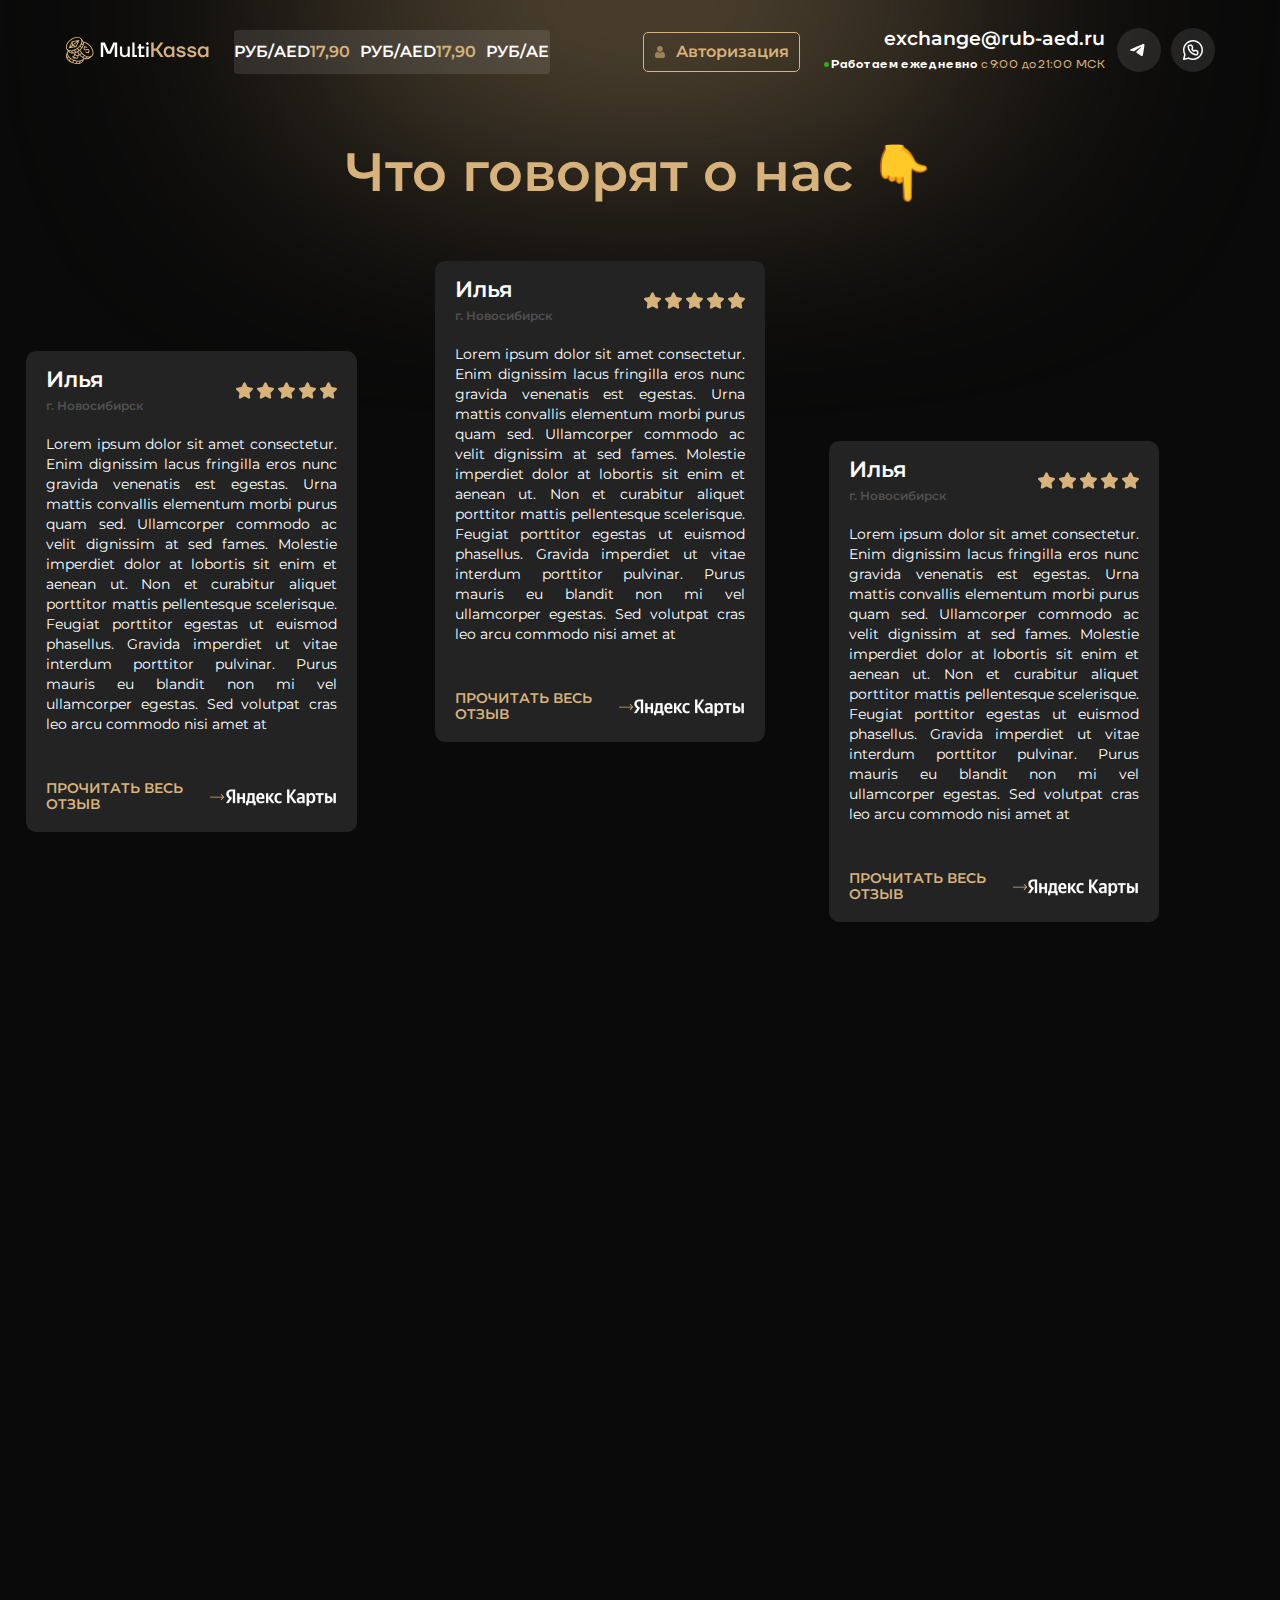
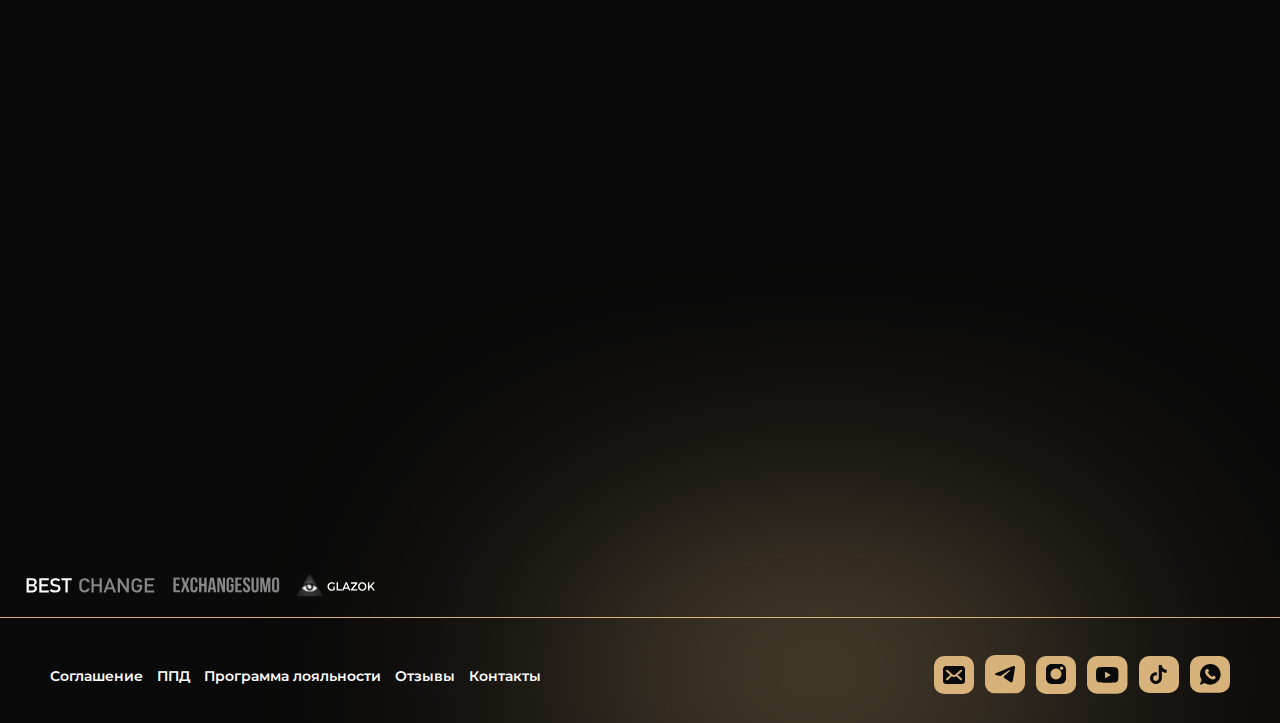
<file: feedbacks.html>
<!DOCTYPE html>
<html lang="en">

<head>
  <meta charset="UTF-8">
  <meta name="viewport" content="width=device-width, initial-scale=1.0">
  <link rel="icon" type="image/png" href="./images/favicon-128x128.png" />
  <link rel="stylesheet" href="https://cdn.jsdelivr.net/npm/swiper@11/swiper-bundle.min.css" />
  <link rel="stylesheet" href="./css/style.min.css">
  <title>MultiKassa</title>
</head>

<body>
  <div class="wrapper">
    <header class="header" id="top">

      <div class="header__inner">
        <a href="#" class="header__logo">
          <svg xmlns="http://www.w3.org/2000/svg" width="145" height="29" viewBox="0 0 145 29" fill="none">
            <path
              d="M35.7808 21.0328V6.53283H39.778L43.7752 15.5435H44.3011L48.2983 6.53283H52.1904V21.0328H49.771V10.8828L49.9814 8.91497H49.771L45.879 17.7185H42.0921L38.2001 8.91497H37.9897L38.2001 10.8828V21.0328H35.7808ZM54.9237 16.7864V10.4685H57.1327V16.5793C57.1327 17.5045 57.3359 18.1881 57.7428 18.63C58.1635 19.0581 58.8018 19.2721 59.6572 19.2721C60.5126 19.2721 61.214 18.989 61.761 18.4228C62.3219 17.8428 62.6025 17.0902 62.6025 16.165V10.4685H64.8115V21.0328H62.6025V19.5828H62.4973C62.329 19.859 62.0695 20.1352 61.7189 20.4114C60.9616 20.9638 60.099 21.24 59.1313 21.24C57.7988 21.24 56.7611 20.8602 56.0176 20.1007C55.2884 19.3412 54.9237 18.2364 54.9237 16.7864ZM67.3328 21.0328V6.53283H69.5418V19.065H71.9612V21.0328H67.3328ZM72.593 12.4364V10.4685H73.8552V8.18997H76.0642V10.4685H79.3251V12.4364H76.0642V19.065H79.4303V21.0328H73.8552V12.4364H72.593ZM81.492 8.54211C81.2396 8.29354 81.1133 7.98974 81.1133 7.63068C81.1133 7.27163 81.2396 6.96783 81.492 6.71925C81.7445 6.45688 82.0532 6.32568 82.4177 6.32568C82.7824 6.32568 83.0909 6.45688 83.3434 6.71925C83.6101 6.96783 83.7431 7.27163 83.7431 7.63068C83.7431 7.98974 83.6101 8.29354 83.3434 8.54211C83.0909 8.79068 82.7824 8.91497 82.4177 8.91497C82.0532 8.91497 81.7445 8.79068 81.492 8.54211ZM81.3237 21.0328V10.4685H83.5327V21.0328H81.3237Z"
              fill="white" />
            <path
              d="M86.2595 21.0332V6.5332H88.6789V12.5403H91.0983L95.5162 6.5332H98.3563L93.202 13.4725L98.5667 21.0332H95.6214L91.2034 14.8189H88.6789V21.0332H86.2595ZM100.1 19.7282C99.1464 18.7063 98.6693 17.3806 98.6693 15.7511C98.6693 14.1215 99.1464 12.8027 100.1 11.7946C101.068 10.7727 102.274 10.2618 103.718 10.2618C104.63 10.2618 105.465 10.5241 106.222 11.0489C106.545 11.2699 106.832 11.5253 107.085 11.8153H107.19V10.4689H109.399V21.0332H107.19V19.5832H107.085C106.874 19.8732 106.587 20.1494 106.222 20.4118C105.465 20.9641 104.63 21.2403 103.718 21.2403C102.274 21.2403 101.068 20.7363 100.1 19.7282ZM101.825 13.1411C101.264 13.7487 100.983 14.6187 100.983 15.7511C100.983 16.8834 101.264 17.7534 101.825 18.3611C102.386 18.9687 103.158 19.2725 104.139 19.2725C105.065 19.2725 105.801 18.9687 106.348 18.3611C106.909 17.7396 107.19 16.8696 107.19 15.7511C107.19 14.6325 106.909 13.7694 106.348 13.1618C105.801 12.5403 105.065 12.2296 104.139 12.2296C103.158 12.2296 102.386 12.5334 101.825 13.1411ZM111.179 17.7189H113.598C113.696 17.9951 113.872 18.2575 114.124 18.5061C114.643 19.017 115.344 19.2725 116.228 19.2725C116.999 19.2725 117.56 19.1551 117.911 18.9203C118.261 18.6856 118.437 18.3887 118.437 18.0296C118.437 17.9053 118.409 17.7949 118.353 17.6982C118.297 17.5877 118.198 17.4911 118.058 17.4082C117.918 17.3253 117.785 17.2563 117.658 17.2011C117.532 17.132 117.343 17.0699 117.09 17.0146C116.838 16.9456 116.635 16.8973 116.48 16.8696C116.326 16.8282 116.088 16.773 115.765 16.7039C115.457 16.6349 115.225 16.5865 115.071 16.5589C112.827 16.0618 111.705 14.9984 111.705 13.3689C111.705 12.5403 112.091 11.8153 112.862 11.1939C113.633 10.5725 114.65 10.2618 115.912 10.2618C117.666 10.2618 118.977 10.8141 119.846 11.9189C120.239 12.4023 120.506 12.9546 120.646 13.5761H118.332C118.219 13.2999 118.065 13.0789 117.869 12.9132C117.378 12.4575 116.726 12.2296 115.912 12.2296C115.281 12.2296 114.804 12.3401 114.482 12.5611C114.173 12.782 114.019 13.0582 114.019 13.3896C114.019 13.5139 114.047 13.6313 114.103 13.7418C114.159 13.8384 114.257 13.9282 114.398 14.0111C114.538 14.0939 114.671 14.163 114.797 14.2182C114.937 14.2734 115.127 14.3356 115.365 14.4046C115.604 14.4599 115.807 14.5082 115.975 14.5496C116.144 14.5773 116.375 14.6256 116.67 14.6946C116.978 14.7499 117.217 14.7982 117.385 14.8396C119.629 15.3368 120.751 16.4001 120.751 18.0296C120.751 18.9134 120.344 19.673 119.531 20.3082C118.731 20.9296 117.63 21.2403 116.228 21.2403C114.405 21.2403 113.009 20.6534 112.041 19.4796C111.607 18.9411 111.319 18.3541 111.179 17.7189ZM121.903 17.7189H124.323C124.421 17.9951 124.596 18.2575 124.849 18.5061C125.367 19.017 126.069 19.2725 126.952 19.2725C127.724 19.2725 128.285 19.1551 128.635 18.9203C128.986 18.6856 129.161 18.3887 129.161 18.0296C129.161 17.9053 129.133 17.7949 129.077 17.6982C129.021 17.5877 128.923 17.4911 128.783 17.4082C128.642 17.3253 128.509 17.2563 128.383 17.2011C128.257 17.132 128.067 17.0699 127.815 17.0146C127.563 16.9456 127.359 16.8973 127.205 16.8696C127.05 16.8282 126.812 16.773 126.49 16.7039C126.181 16.6349 125.949 16.5865 125.795 16.5589C123.551 16.0618 122.429 14.9984 122.429 13.3689C122.429 12.5403 122.815 11.8153 123.586 11.1939C124.358 10.5725 125.375 10.2618 126.637 10.2618C128.39 10.2618 129.701 10.8141 130.571 11.9189C130.964 12.4023 131.23 12.9546 131.37 13.5761H129.056C128.944 13.2999 128.79 13.0789 128.593 12.9132C128.102 12.4575 127.45 12.2296 126.637 12.2296C126.006 12.2296 125.529 12.3401 125.206 12.5611C124.897 12.782 124.743 13.0582 124.743 13.3896C124.743 13.5139 124.771 13.6313 124.828 13.7418C124.884 13.8384 124.982 13.9282 125.122 14.0111C125.262 14.0939 125.396 14.163 125.522 14.2182C125.662 14.2734 125.851 14.3356 126.09 14.4046C126.328 14.4599 126.532 14.5082 126.7 14.5496C126.868 14.5773 127.1 14.6256 127.394 14.6946C127.703 14.7499 127.941 14.7982 128.11 14.8396C130.353 15.3368 131.476 16.4001 131.476 18.0296C131.476 18.9134 131.069 19.673 130.255 20.3082C129.456 20.9296 128.355 21.2403 126.952 21.2403C125.129 21.2403 123.734 20.6534 122.766 19.4796C122.331 18.9411 122.043 18.3541 121.903 17.7189ZM134.163 19.7282C133.21 18.7063 132.733 17.3806 132.733 15.7511C132.733 14.1215 133.21 12.8027 134.163 11.7946C135.131 10.7727 136.337 10.2618 137.782 10.2618C138.694 10.2618 139.528 10.5241 140.285 11.0489C140.608 11.2699 140.895 11.5253 141.148 11.8153H141.253V10.4689H143.462V21.0332H141.253V19.5832H141.148C140.937 19.8732 140.65 20.1494 140.285 20.4118C139.528 20.9641 138.694 21.2403 137.782 21.2403C136.337 21.2403 135.131 20.7363 134.163 19.7282ZM135.888 13.1411C135.327 13.7487 135.047 14.6187 135.047 15.7511C135.047 16.8834 135.327 17.7534 135.888 18.3611C136.45 18.9687 137.221 19.2725 138.203 19.2725C139.128 19.2725 139.865 18.9687 140.412 18.3611C140.973 17.7396 141.253 16.8696 141.253 15.7511C141.253 14.6325 140.973 13.7694 140.412 13.1618C139.865 12.5403 139.128 12.2296 138.203 12.2296C137.221 12.2296 136.45 12.5334 135.888 13.1411Z"
              fill="#D7B27B" />
            <path
              d="M4.34221 12.16C4.36636 12.16 4.39044 12.1581 4.41429 12.1544L11.1254 11.1074C11.2006 11.0957 11.2718 11.0657 11.3323 11.0203C11.3929 10.9749 11.4411 10.9153 11.4725 10.847L14.279 4.75404C14.3133 4.67953 14.3265 4.59725 14.3172 4.51595C14.3078 4.43466 14.2763 4.35738 14.2259 4.2923C14.1756 4.22719 14.1083 4.17678 14.0312 4.14631C13.954 4.11588 13.8699 4.10654 13.7879 4.11935L7.07672 5.16632C7.00151 5.17804 6.93043 5.208 6.86984 5.25344C6.80928 5.29889 6.76109 5.35842 6.72963 5.42671L3.92317 11.5197C3.89138 11.5887 3.87766 11.6645 3.88333 11.74C3.88896 11.8156 3.91375 11.8886 3.95544 11.9523C3.99712 12.016 4.05438 12.0684 4.12196 12.1046C4.18951 12.1409 4.26524 12.16 4.34221 12.16ZM7.7033 9.7551L9.39384 10.46L6.07308 10.978L7.7033 9.7551ZM7.98874 8.4017L7.66401 5.99227L12.1291 5.2957L7.98874 8.4017ZM7.1455 9.03428L5.51532 10.2572L6.90399 7.24233L7.1455 9.03428ZM10.8197 10.0703L8.5465 9.12252L12.6869 6.01653L10.8197 10.0703Z"
              fill="#D7B27B" />
            <path
              d="M28.4586 15.7162C28.1834 13.7268 27.1742 11.6257 25.6168 9.80013C23.6027 7.43931 20.9994 5.91802 18.6166 5.69927C18.4826 5.38104 18.3075 5.08119 18.0956 4.80713L16.4221 2.64454C15.429 1.36115 13.7209 0.755052 11.6121 0.93764C9.58072 1.11362 7.40126 2.00626 5.47515 3.4512C3.54905 4.89613 2.09646 6.72814 1.385 8.60979C0.646411 10.5631 0.786575 12.3456 1.77968 13.6291L2.74164 14.8722C2.55019 15.1304 2.39114 15.4104 2.26794 15.7061L1.22246 18.2225C0.601975 19.7158 0.936877 21.473 2.16542 23.1704C3.34886 24.8055 5.23487 26.2031 7.47602 27.1059C9.11148 27.7646 10.7994 28.1049 12.3728 28.1049C12.94 28.1065 13.5064 28.0592 14.0654 27.9637C16.1499 27.6008 17.6397 26.5785 18.2601 25.0852L19.2426 22.7204C19.4175 22.7873 19.5927 22.8483 19.7682 22.9036C20.4626 23.1299 21.1883 23.2492 21.9197 23.2573C23.0539 23.2573 24.0551 22.9271 24.8414 22.2768L26.9557 20.5281C28.2104 19.4904 28.7442 17.7815 28.4586 15.7162ZM15.3473 18.8853L16.7563 17.72C17.3758 18.404 18.0646 19.0241 18.8119 19.5706L17.4232 20.7191C16.6648 20.1849 15.9686 19.5699 15.3473 18.8853ZM14.7556 18.1912C14.5636 17.9497 14.3813 17.7029 14.2086 17.4508C14.1885 17.4166 14.1675 17.3829 14.1451 17.3498L14.141 17.3525C13.8008 16.848 13.4993 16.3193 13.2391 15.7707C13.6338 15.5308 14.0208 15.2689 14.4001 14.9849C14.499 14.9108 14.5965 14.8355 14.6927 14.7591C15.1047 15.5615 15.5978 16.3209 16.1644 17.026L14.7556 18.1912ZM13.4662 18.7C13.3738 18.9224 13.1954 19.0996 12.9703 19.1926C12.7453 19.2855 12.4919 19.2866 12.2659 19.1957L10.1361 18.3378L10.7055 16.9674C11.3007 16.7623 11.8794 16.5132 12.4367 16.2225C12.7231 16.8193 13.0556 17.3935 13.4314 17.9401C13.4928 18.0567 13.5277 18.185 13.5338 18.3163C13.5397 18.4475 13.5167 18.5784 13.4662 18.7ZM12.4176 20.5227C12.488 20.688 12.5071 20.8701 12.4723 21.0461C12.4376 21.222 12.3507 21.3839 12.2225 21.5112C12.0944 21.6385 11.9307 21.7255 11.7524 21.7612C11.574 21.797 11.3888 21.7798 11.2204 21.7119L9.09064 20.8541L9.78764 19.1766L11.9173 20.0344C12.0294 20.0792 12.1313 20.1454 12.2172 20.2292C12.303 20.313 12.3712 20.4128 12.4176 20.5227ZM5.86808 15.3679C5.91727 15.3679 5.96696 15.3671 6.0167 15.3662L6.97024 16.5985C5.757 16.4888 4.79009 16.0241 4.18524 15.2424L4.10542 15.1393C4.67937 15.2956 5.27261 15.3725 5.86808 15.3679ZM8.18251 16.5958C8.16439 16.5973 8.14652 16.5985 8.12846 16.5999L7.1041 15.2762C7.76644 15.1785 8.41775 15.0188 9.04918 14.799L10.134 16.2009C9.5001 16.4024 8.84572 16.5349 8.18251 16.5958ZM12.3562 13.0912L13.4714 14.5325C12.7128 15.0663 11.8965 15.516 11.0377 15.8734L9.93856 14.4531C10.7894 14.0812 11.5994 13.6249 12.3562 13.0912ZM14.2035 13.9833L13.0883 12.5421C13.8117 11.9653 14.4735 11.3174 15.0634 10.6085L16.1626 12.0288C15.5846 12.7493 14.9276 13.4048 14.2035 13.9833ZM16.723 11.2578L15.6383 9.85599C16.021 9.31491 16.3503 8.73902 16.6218 8.1362L17.6461 9.45994C17.6398 9.4767 17.6341 9.49337 17.6277 9.51016C17.392 10.1236 17.0886 10.7096 16.723 11.2578ZM17.9521 8.3601L16.9987 7.12795C17.1875 6.52045 17.2835 5.88867 17.2838 5.25338L17.3634 5.35634C17.9683 6.138 18.1668 7.17929 17.9521 8.3601ZM2.24755 8.92599C2.89912 7.20281 4.24346 5.5145 6.03295 4.17206C7.82244 2.82963 9.83244 2.00156 11.6927 1.84038C11.9114 1.82143 12.1245 1.81199 12.3318 1.81206C13.8143 1.81206 14.9927 2.29259 15.69 3.19374C16.4849 4.22094 16.5787 5.69615 15.9543 7.34759C15.3027 9.07076 13.9583 10.7591 12.1689 12.1016C10.3794 13.444 8.36936 14.272 6.50912 14.4332C4.72646 14.5876 3.30731 14.1072 2.51231 13.0805L2.51178 13.0798C1.71697 12.0526 1.62312 10.5774 2.24755 8.92599ZM3.45312 15.7916C4.3303 16.9253 5.76519 17.5304 7.54147 17.5304C7.77615 17.5304 8.01673 17.5198 8.2632 17.4985C8.70555 17.4592 9.14456 17.3895 9.57703 17.2899L8.23876 20.5109L7.38689 20.1678L7.03837 21.0066L7.89024 21.3497L7.54176 22.1885L8.39363 22.5316L8.74215 21.6929L9.59403 22.036L9.24551 22.8748L10.0974 23.2179L10.4459 22.3792L10.8718 22.5507C11.2088 22.6864 11.5791 22.7207 11.9359 22.6493C12.2926 22.5778 12.6199 22.4038 12.8762 22.1492C13.1325 21.8946 13.3064 21.5708 13.3758 21.219C13.4453 20.8671 13.4072 20.5028 13.2664 20.1722C13.2512 20.1365 13.2346 20.1016 13.2172 20.0672C13.4576 19.9855 13.678 19.8554 13.8646 19.6854C14.0512 19.5154 14.1999 19.3091 14.3013 19.0795C14.3144 19.095 14.3272 19.1108 14.3404 19.1263C15.5298 20.5204 16.935 21.6317 18.3979 22.3511C17.8682 23.4787 16.6506 24.259 14.9506 24.5549C13.1117 24.8751 10.9522 24.5895 8.87006 23.7508C6.78779 22.9121 5.04423 21.6255 3.96045 20.1281C2.92176 18.693 2.62321 17.2445 3.11982 16.0493C3.17978 15.9062 3.25076 15.7678 3.33213 15.6352L3.45312 15.7916ZM8.09836 24.4114L7.40158 26.0883C6.54977 25.7148 5.74243 25.2499 4.99426 24.702L5.6809 23.0493C6.43762 23.583 7.24762 24.0394 8.09836 24.4114ZM8.95056 24.7537C9.82201 25.0757 10.7245 25.3094 11.6441 25.4512L10.9574 27.1039C10.0337 26.9785 9.12689 26.7529 8.25346 26.4314L8.95056 24.7537ZM2.07433 18.5656L2.12411 18.4458C2.29193 19.0593 2.55137 19.6447 2.89394 20.1831L2.29827 21.6168C1.7795 20.5314 1.69644 19.4751 2.07433 18.5656ZM2.91496 22.6445C2.90439 22.6299 2.89437 22.6152 2.88395 22.6006L3.5239 21.0604C3.94502 21.5731 4.41494 22.045 4.92729 22.4696L4.24958 24.1008C3.75192 23.6649 3.30436 23.1766 2.91496 22.6445ZM11.9165 27.189L12.5944 25.5576C12.8717 25.5777 13.1468 25.5885 13.4182 25.5885C13.8127 25.5888 14.2067 25.5663 14.5984 25.521L13.9584 27.0614C13.9406 27.0647 13.9231 27.0682 13.9051 27.0713C13.2486 27.1821 12.5817 27.2216 11.9165 27.189ZM15.0765 26.7639L15.6722 25.3302C16.2998 25.1826 16.9016 24.944 17.458 24.6222L17.4082 24.742C17.0303 25.6516 16.2192 26.3477 15.0765 26.7639ZM18.232 21.2337L19.6026 20.1001C20.1697 20.4508 20.7695 20.7473 21.394 20.9856L20.0998 22.0559C20.0825 22.0506 20.0653 22.0457 20.048 22.0403C19.4145 21.8376 18.8055 21.5672 18.232 21.2337ZM24.2494 21.5829C23.4852 22.2149 22.4382 22.4596 21.2301 22.3046L22.4347 21.3083C22.9578 21.4379 23.4947 21.5052 24.034 21.5087C24.141 21.5087 24.2464 21.5048 24.3509 21.4989L24.2494 21.5829ZM26.3637 19.8342C25.3594 20.6648 23.8673 20.8271 22.1623 20.2916C20.3832 19.7328 18.6065 18.4909 17.1595 16.7947C16.467 15.9888 15.8806 15.1 15.414 14.1495C16.8358 12.8636 17.9097 11.3616 18.4903 9.82636C18.9213 8.68643 19.0525 7.60486 18.8901 6.64652C20.9192 6.96144 23.1814 8.3544 24.912 10.383C26.359 12.0791 27.2946 14.0166 27.5465 15.8385C27.788 17.5846 27.368 19.0036 26.3637 19.8342Z"
              fill="#D7B27B" />
            <path
              d="M20.2395 16.0971L21.0454 15.5694C21.1956 15.7249 21.3676 15.8409 21.5613 15.9172C21.9868 16.0884 22.419 16.0303 22.8577 15.743C23.2114 15.5114 23.4258 15.2695 23.5008 15.0172C23.5724 14.7599 23.5266 14.5105 23.3635 14.2691C23.2344 14.0779 23.0524 13.9758 22.8175 13.9627C22.5871 13.9467 22.2998 13.9897 21.9555 14.0918C21.2871 14.2973 20.821 14.4102 20.5571 14.4306C19.8375 14.5028 19.2891 14.2597 18.9119 13.7013C18.657 13.324 18.557 12.9034 18.6117 12.4395C18.6709 11.9726 18.8927 11.5698 19.2773 11.2309L18.793 10.514L19.5654 10.0083L20.0496 10.7252C20.6526 10.4899 21.2324 10.5166 21.7889 10.8051C22.0447 10.9352 22.2748 11.1038 22.4793 11.3109L21.6734 11.8386C21.5469 11.7182 21.406 11.6291 21.2506 11.5712C20.8927 11.4428 20.5167 11.5076 20.1227 11.7656C19.8183 11.965 19.6331 12.1879 19.5671 12.4343C19.501 12.6806 19.5427 12.9145 19.6923 13.1359C19.9165 13.4679 20.3876 13.5295 21.1053 13.3207C21.1648 13.3035 21.2792 13.2722 21.4486 13.2265C21.6145 13.1759 21.7351 13.1441 21.8103 13.1312C21.8866 13.1102 22.0044 13.0839 22.1637 13.0521C22.3242 13.0124 22.4493 12.9921 22.5391 12.9913C22.629 12.9905 22.7453 12.9906 22.8879 12.9914C23.0272 12.9873 23.1452 13.0044 23.2421 13.0425C23.34 13.0727 23.4447 13.113 23.5562 13.1634C23.6721 13.2108 23.7787 13.2825 23.8758 13.3785C23.9696 13.4695 24.0589 13.5779 24.1439 13.7036C24.4293 14.1262 24.5328 14.5663 24.4545 15.0239C24.3773 15.4736 24.1492 15.8769 23.7704 16.2338L24.2546 16.9506L23.4823 17.4564L22.9981 16.7395C22.3044 17.0414 21.6438 17.0241 21.0162 16.6877C20.7267 16.5363 20.4678 16.3394 20.2395 16.0971Z"
              fill="#D7B27B" />
          </svg>
        </a>

        <div class="header__line">
          <div class="items-wrap">
            <div class="items marquee">
              <div class="item">
                <span class="val__name">РУБ/AED</span>
                <span class="val__prise">17,90</span>
              </div>
              <div class="item">
                <span class="val__name">РУБ/AED</span>
                <span class="val__prise">17,90</span>
              </div>
              <div class="item">
                <span class="val__name">РУБ/AED</span>
                <span class="val__prise">17,90</span>
              </div>
              <div class="item">
                <span class="val__name">РУБ/AED</span>
                <span class="val__prise">17,90</span>
              </div>
              <div class="item">
                <span class="val__name">РУБ/AED</span>
                <span class="val__prise">17,90</span>
              </div>
              <div class="item">
                <span class="val__name">РУБ/AED</span>
                <span class="val__prise">17,90</span>
              </div>
              <div class="item">
                <span class="val__name">РУБ/AED</span>
                <span class="val__prise">17,90</span>
              </div>
              <div class="item">
                <span class="val__name">РУБ/AED</span>
                <span class="val__prise">17,90</span>
              </div>
              <div class="item">
                <span class="val__name">РУБ/AED</span>
                <span class="val__prise">17,90</span>
              </div>
              <div class="item">
                <span class="val__name">РУБ/AED</span>
                <span class="val__prise">17,90</span>
              </div>
            </div>
            <div aria-hidden="true" class="items marquee">
              <div class="item">
                <span class="val__name">РУБ/AED</span>
                <span class="val__prise">17,90</span>
              </div>
              <div class="item">
                <span class="val__name">РУБ/AED</span>
                <span class="val__prise">17,90</span>
              </div>
              <div class="item">
                <span class="val__name">РУБ/AED</span>
                <span class="val__prise">17,90</span>
              </div>
              <div class="item">
                <span class="val__name">РУБ/AED</span>
                <span class="val__prise">17,90</span>
              </div>
              <div class="item">
                <span class="val__name">РУБ/AED</span>
                <span class="val__prise">17,90</span>
              </div>
              <div class="item">
                <span class="val__name">РУБ/AED</span>
                <span class="val__prise">17,90</span>
              </div>
              <div class="item">
                <span class="val__name">РУБ/AED</span>
                <span class="val__prise">17,90</span>
              </div>
              <div class="item">
                <span class="val__name">РУБ/AED</span>
                <span class="val__prise">17,90</span>
              </div>
              <div class="item">
                <span class="val__name">РУБ/AED</span>
                <span class="val__prise">17,90</span>
              </div>
              <div class="item">
                <span class="val__name">РУБ/AED</span>
                <span class="val__prise">17,90</span>
              </div>
            </div>
          </div>

        </div>
        <div class="header__nav">
          <ul class="header__nav-list">
            <li><a href="#" class="header__nav-link">Программа лояльности</a></li>
            <li><a href="#" class="header__nav-link">Статьи</a></li>
            <li><a href="#" class="header__nav-link">Отзывы</a></li>
            <li><a href="#" class="header__nav-link">Контакты</a></li>
          </ul>
        </div>
        <div class="header__user">
          <button class="user__btn">
            <svg xmlns="http://www.w3.org/2000/svg" width="12" height="12" viewBox="0 0 12 12" fill="none">
              <g opacity="0.6" clip-path="url(#clip0_1_2633)">
                <path
                  d="M5.91473 5.78043C6.70886 5.78043 7.39651 5.49561 7.95837 4.93367C8.52023 4.37181 8.80505 3.68434 8.80505 2.89013C8.80505 2.09618 8.52023 1.40862 7.95828 0.846585C7.39633 0.284819 6.70877 0 5.91473 0C5.12051 0 4.43304 0.284819 3.87119 0.846676C3.30933 1.40853 3.02441 2.09609 3.02441 2.89013C3.02441 3.68434 3.30933 4.3719 3.87128 4.93376C4.43323 5.49552 5.12079 5.78043 5.91473 5.78043Z"
                  fill="#D7B27B" />
                <path
                  d="M10.9718 9.22731C10.9556 8.99349 10.9228 8.73842 10.8745 8.46908C10.8258 8.19771 10.7631 7.94118 10.688 7.70672C10.6105 7.46438 10.505 7.22506 10.3747 6.99572C10.2393 6.75769 10.0804 6.55041 9.90207 6.37985C9.71558 6.20141 9.48724 6.05795 9.22321 5.95331C8.96008 5.84921 8.66849 5.79648 8.35657 5.79648C8.23407 5.79648 8.1156 5.84674 7.88681 5.9957C7.746 6.08752 7.5813 6.19372 7.39746 6.31119C7.24026 6.41134 7.02731 6.50519 6.76428 6.59015C6.50766 6.67318 6.2471 6.7153 5.98993 6.7153C5.73276 6.7153 5.47229 6.67318 5.21539 6.59015C4.95264 6.50528 4.73969 6.41144 4.58267 6.31128C4.40057 6.19491 4.23578 6.08871 4.09286 5.9956C3.86435 5.84665 3.74579 5.79639 3.62329 5.79639C3.31128 5.79639 3.01978 5.84921 2.75674 5.9534C2.49289 6.05786 2.26447 6.20132 2.07779 6.37994C1.89954 6.5506 1.74051 6.75778 1.60538 6.99572C1.4751 7.22506 1.36963 7.46429 1.29199 7.70681C1.21701 7.94128 1.1543 8.19771 1.10559 8.46908C1.05734 8.73806 1.02457 8.99321 1.00836 9.22759C0.992432 9.4572 0.984375 9.69551 0.984375 9.9362C0.984375 10.5626 1.1835 11.0697 1.57617 11.4437C1.96399 11.8128 2.47714 12 3.10117 12H8.87924C9.50327 12 10.0162 11.8128 10.4041 11.4437C10.7969 11.07 10.996 10.5628 10.996 9.93611C10.9959 9.69432 10.9878 9.45583 10.9718 9.22731Z"
                  fill="#D7B27B" />
              </g>
              <defs>
                <clipPath id="clip0_1_2633">
                  <rect width="12" height="12" fill="white" />
                </clipPath>
              </defs>
            </svg>
            <span class="user__btn-text">Авторизация</span>
          </button>
        </div>
        <div class="header__contact">
          <div class="header__contact-link">
            <a href="mailto:exchange@rub-aed.ru">exchange@rub-aed.ru</a>
          </div>
          <div class="header__contact-bottom">
            <svg xmlns="http://www.w3.org/2000/svg" width="5" height="5" viewBox="0 0 5 5" fill="none">
              <circle cx="2.5" cy="2.5" r="2.5" fill="#32AD13" />
            </svg>
            <span>Работаем ежедневно <i>с 9:00 до 21:00 МСК</i></span>
          </div>
        </div>
        <div class="header__social">
          <a href="#" class="header__social-link">
            <svg xmlns="http://www.w3.org/2000/svg" width="44" height="44" viewBox="0 0 44 44" fill="none">
              <rect width="44" height="44" rx="22" fill="white" fill-opacity="0.1" />
              <path fill-rule="evenodd" clip-rule="evenodd"
                d="M13.9954 21.1659C17.8824 19.4724 20.4743 18.356 21.7711 17.8166C25.4739 16.2765 26.2434 16.0089 26.7448 16.0001C26.8551 15.9982 27.1018 16.0255 27.2615 16.1551C27.3964 16.2646 27.4335 16.4124 27.4513 16.5162C27.469 16.62 27.4911 16.8564 27.4736 17.0411C27.2729 19.1494 26.4047 24.2657 25.963 26.6271C25.7761 27.6263 25.408 27.9613 25.0518 27.9941C24.2775 28.0653 23.6895 27.4823 22.9396 26.9908C21.7661 26.2215 21.1031 25.7426 19.964 24.992C18.6476 24.1245 19.501 23.6477 20.2512 22.8685C20.4475 22.6646 23.8591 19.5615 23.9251 19.28C23.9334 19.2448 23.941 19.1136 23.8631 19.0443C23.7851 18.975 23.67 18.9987 23.587 19.0175C23.4693 19.0442 21.5946 20.2833 17.9629 22.7348C17.4308 23.1002 16.9488 23.2783 16.517 23.2689C16.0409 23.2586 15.1251 22.9998 14.4444 22.7785C13.6094 22.507 12.9457 22.3635 13.0035 21.9026C13.0336 21.6625 13.3642 21.4169 13.9954 21.1659Z"
                fill="white" />
            </svg>
          </a>
          <a href="#" class="header__social-link">
            <svg width="44" height="44" viewBox="0 0 44 44" fill="none" xmlns="http://www.w3.org/2000/svg">
              <rect width="44" height="44" rx="22" fill="white" fill-opacity="0.1" />
              <path fill-rule="evenodd" clip-rule="evenodd"
                d="M22 12C16.4771 12 12 16.4771 12 22C12 23.64 12.3954 25.1896 13.0964 26.5569L12.0204 31.0762C11.9908 31.2009 11.9935 31.331 12.0285 31.4542C12.0634 31.5774 12.1292 31.6896 12.2198 31.7802C12.3104 31.8708 12.4226 31.9366 12.5458 31.9715C12.669 32.0065 12.7991 32.0092 12.9237 31.9796L17.4431 30.9036C18.8104 31.6046 20.36 32 22 32C27.5229 32 32 27.5229 32 22C32 16.4771 27.5229 12 22 12ZM13.5 22C13.5 17.3056 17.3056 13.5 22 13.5C26.6944 13.5 30.5 17.3056 30.5 22C30.5 26.6944 26.6944 30.5 22 30.5C20.5145 30.5 19.12 30.1196 17.9066 29.4514C17.7433 29.3615 17.5524 29.3356 17.3711 29.3787L13.7619 30.2381L14.6212 26.6289C14.6644 26.4476 14.6385 26.2566 14.5486 26.0934C13.8804 24.8799 13.5 23.4855 13.5 22ZM19.2529 24.7471C20.7497 26.2439 22.7456 27.248 24.972 27.487C26.444 27.6449 27.5 26.4321 27.5 25.1724V24.2979C27.5 23.7883 27.3357 23.2923 27.0315 22.8834C26.7274 22.4746 26.2995 22.1747 25.8114 22.0282L25.7417 22.0074L25.6705 21.9934L24.6677 21.7959C24.3453 21.7124 24.0089 21.6979 23.6804 21.7532C23.3519 21.8085 23.0388 21.9324 22.7615 22.1169C22.4351 21.8597 22.1403 21.5649 21.8831 21.2385C22.0676 20.9611 22.1916 20.648 22.247 20.3195C22.3023 19.991 22.2877 19.6545 22.2042 19.332L22.0065 18.3294L21.9925 18.2581L21.9716 18.1885C21.8252 17.7005 21.5253 17.2726 21.1165 16.9684C20.7077 16.6643 20.2118 16.5 19.7022 16.5H18.8275C17.5679 16.5 16.355 17.5557 16.5129 19.0279C16.7519 21.2541 17.7559 23.2502 19.2529 24.7471ZM23.4594 23.4747C23.5704 23.3638 23.7094 23.2849 23.8616 23.2466C24.0138 23.2082 24.1735 23.2118 24.3239 23.2569L25.3805 23.465C25.5596 23.5188 25.7165 23.6288 25.8281 23.7789C25.9397 23.9289 26 24.1109 26 24.2979V25.1724C26 25.6525 25.6095 26.0467 25.1321 25.9955C23.9394 25.8681 22.7907 25.4736 21.7712 24.8415C21.2425 24.5139 20.7534 24.1263 20.3136 23.6864C19.8737 23.2466 19.4861 22.7575 19.1585 22.2287C18.5264 21.2093 18.132 20.0605 18.0045 18.8677C17.9532 18.3904 18.3475 18 18.8275 18H19.7021C19.8891 18 20.071 18.0604 20.221 18.172C20.3709 18.2836 20.4809 18.4406 20.5346 18.6196L20.743 19.676C20.7881 19.8264 20.7917 19.9861 20.7533 20.1384C20.715 20.2906 20.6361 20.4296 20.5251 20.5406L20.3851 20.6806C20.2925 20.7729 20.2259 20.888 20.192 21.0142C20.1455 21.1896 20.1665 21.3794 20.2674 21.5421C20.5419 21.9854 20.8668 22.3955 21.2355 22.7642C21.6042 23.133 22.0144 23.458 22.4577 23.7325C22.6205 23.8332 22.8101 23.8544 22.9856 23.8079C23.1119 23.774 23.227 23.7074 23.3192 23.6147L23.4594 23.4747Z"
                fill="white" />
            </svg>

          </a>
        </div>
      </div>

    </header>
    <main class="main">
      <div class="body__line">
        <div class="items-wrap">
          <div class="items marquee">
            <div class="item">
              <span class="val__name">РУБ/AED</span>
              <span class="val__prise">17,90</span>
            </div>
            <div class="item">
              <span class="val__name">РУБ/AED</span>
              <span class="val__prise">17,90</span>
            </div>
            <div class="item">
              <span class="val__name">РУБ/AED</span>
              <span class="val__prise">17,90</span>
            </div>
            <div class="item">
              <span class="val__name">РУБ/AED</span>
              <span class="val__prise">17,90</span>
            </div>
            <div class="item">
              <span class="val__name">РУБ/AED</span>
              <span class="val__prise">17,90</span>
            </div>
            <div class="item">
              <span class="val__name">РУБ/AED</span>
              <span class="val__prise">17,90</span>
            </div>
            <div class="item">
              <span class="val__name">РУБ/AED</span>
              <span class="val__prise">17,90</span>
            </div>
            <div class="item">
              <span class="val__name">РУБ/AED</span>
              <span class="val__prise">17,90</span>
            </div>
            <div class="item">
              <span class="val__name">РУБ/AED</span>
              <span class="val__prise">17,90</span>
            </div>
            <div class="item">
              <span class="val__name">РУБ/AED</span>
              <span class="val__prise">17,90</span>
            </div>
          </div>
          <div aria-hidden="true" class="items marquee">
            <div class="item">
              <span class="val__name">РУБ/AED</span>
              <span class="val__prise">17,90</span>
            </div>
            <div class="item">
              <span class="val__name">РУБ/AED</span>
              <span class="val__prise">17,90</span>
            </div>
            <div class="item">
              <span class="val__name">РУБ/AED</span>
              <span class="val__prise">17,90</span>
            </div>
            <div class="item">
              <span class="val__name">РУБ/AED</span>
              <span class="val__prise">17,90</span>
            </div>
            <div class="item">
              <span class="val__name">РУБ/AED</span>
              <span class="val__prise">17,90</span>
            </div>
            <div class="item">
              <span class="val__name">РУБ/AED</span>
              <span class="val__prise">17,90</span>
            </div>
            <div class="item">
              <span class="val__name">РУБ/AED</span>
              <span class="val__prise">17,90</span>
            </div>
            <div class="item">
              <span class="val__name">РУБ/AED</span>
              <span class="val__prise">17,90</span>
            </div>
            <div class="item">
              <span class="val__name">РУБ/AED</span>
              <span class="val__prise">17,90</span>
            </div>
            <div class="item">
              <span class="val__name">РУБ/AED</span>
              <span class="val__prise">17,90</span>
            </div>
          </div>
        </div>

      </div>
      <div class="feedback">
        <h1 class="feedback-title">Что говорят о нас 👇</h1>
        <div class="feedback__body">


          <div class="feedback__item" id="feedback__item-1">
            <div class="feedback__item-top">
              <div class="feedback__item-left">
                <div class="feedback__item-name">Илья</div>
                <div class="feedback__item-city">г. Новосибирск</div>
              </div>
              <div class="feedback__item-rating">
                <svg xmlns="http://www.w3.org/2000/svg" width="17" height="17" viewBox="0 0 17 17" fill="none">
                  <g clip-path="url(#clip0_1551_38852)">
                    <path
                      d="M16.631 7.73655C16.9656 7.41043 17.0837 6.93182 16.9394 6.48691C16.7947 6.04199 16.4179 5.72439 15.9549 5.65699L11.8387 5.05889C11.6634 5.03336 11.5119 4.92341 11.4336 4.76444L9.59336 1.03492C9.38673 0.615881 8.96735 0.355469 8.49996 0.355469C8.03292 0.355469 7.61354 0.615881 7.40691 1.03492L5.56632 4.76478C5.48803 4.92375 5.33621 5.0337 5.1609 5.05923L1.04468 5.65733C0.582063 5.72439 0.204891 6.04233 0.0602169 6.48725C-0.0841163 6.93216 0.0340054 7.41078 0.368627 7.73689L3.34686 10.6399C3.47383 10.7638 3.53204 10.9422 3.50209 11.1165L2.79948 15.2157C2.73719 15.5765 2.83182 15.9275 3.06534 16.2042C3.42822 16.6355 4.06172 16.7669 4.56825 16.5007L8.24942 14.5651C8.40329 14.4845 8.59698 14.4851 8.75051 14.5651L12.432 16.5007C12.6111 16.595 12.802 16.6427 12.9991 16.6427C13.359 16.6427 13.7 16.4827 13.9346 16.2042C14.1684 15.9275 14.2627 15.5758 14.2004 15.2157L13.4975 11.1165C13.4675 10.9418 13.5258 10.7638 13.6527 10.6399L16.631 7.73655Z"
                      fill="#D7B27B" />
                  </g>
                  <defs>
                    <clipPath id="clip0_1551_38852">
                      <rect width="17" height="17" fill="white" />
                    </clipPath>
                  </defs>
                </svg>
                <svg xmlns="http://www.w3.org/2000/svg" width="17" height="17" viewBox="0 0 17 17" fill="none">
                  <g clip-path="url(#clip0_1551_38852)">
                    <path
                      d="M16.631 7.73655C16.9656 7.41043 17.0837 6.93182 16.9394 6.48691C16.7947 6.04199 16.4179 5.72439 15.9549 5.65699L11.8387 5.05889C11.6634 5.03336 11.5119 4.92341 11.4336 4.76444L9.59336 1.03492C9.38673 0.615881 8.96735 0.355469 8.49996 0.355469C8.03292 0.355469 7.61354 0.615881 7.40691 1.03492L5.56632 4.76478C5.48803 4.92375 5.33621 5.0337 5.1609 5.05923L1.04468 5.65733C0.582063 5.72439 0.204891 6.04233 0.0602169 6.48725C-0.0841163 6.93216 0.0340054 7.41078 0.368627 7.73689L3.34686 10.6399C3.47383 10.7638 3.53204 10.9422 3.50209 11.1165L2.79948 15.2157C2.73719 15.5765 2.83182 15.9275 3.06534 16.2042C3.42822 16.6355 4.06172 16.7669 4.56825 16.5007L8.24942 14.5651C8.40329 14.4845 8.59698 14.4851 8.75051 14.5651L12.432 16.5007C12.6111 16.595 12.802 16.6427 12.9991 16.6427C13.359 16.6427 13.7 16.4827 13.9346 16.2042C14.1684 15.9275 14.2627 15.5758 14.2004 15.2157L13.4975 11.1165C13.4675 10.9418 13.5258 10.7638 13.6527 10.6399L16.631 7.73655Z"
                      fill="#D7B27B" />
                  </g>
                  <defs>
                    <clipPath id="clip0_1551_38852">
                      <rect width="17" height="17" fill="white" />
                    </clipPath>
                  </defs>
                </svg>
                <svg xmlns="http://www.w3.org/2000/svg" width="17" height="17" viewBox="0 0 17 17" fill="none">
                  <g clip-path="url(#clip0_1551_38852)">
                    <path
                      d="M16.631 7.73655C16.9656 7.41043 17.0837 6.93182 16.9394 6.48691C16.7947 6.04199 16.4179 5.72439 15.9549 5.65699L11.8387 5.05889C11.6634 5.03336 11.5119 4.92341 11.4336 4.76444L9.59336 1.03492C9.38673 0.615881 8.96735 0.355469 8.49996 0.355469C8.03292 0.355469 7.61354 0.615881 7.40691 1.03492L5.56632 4.76478C5.48803 4.92375 5.33621 5.0337 5.1609 5.05923L1.04468 5.65733C0.582063 5.72439 0.204891 6.04233 0.0602169 6.48725C-0.0841163 6.93216 0.0340054 7.41078 0.368627 7.73689L3.34686 10.6399C3.47383 10.7638 3.53204 10.9422 3.50209 11.1165L2.79948 15.2157C2.73719 15.5765 2.83182 15.9275 3.06534 16.2042C3.42822 16.6355 4.06172 16.7669 4.56825 16.5007L8.24942 14.5651C8.40329 14.4845 8.59698 14.4851 8.75051 14.5651L12.432 16.5007C12.6111 16.595 12.802 16.6427 12.9991 16.6427C13.359 16.6427 13.7 16.4827 13.9346 16.2042C14.1684 15.9275 14.2627 15.5758 14.2004 15.2157L13.4975 11.1165C13.4675 10.9418 13.5258 10.7638 13.6527 10.6399L16.631 7.73655Z"
                      fill="#D7B27B" />
                  </g>
                  <defs>
                    <clipPath id="clip0_1551_38852">
                      <rect width="17" height="17" fill="white" />
                    </clipPath>
                  </defs>
                </svg>
                <svg xmlns="http://www.w3.org/2000/svg" width="17" height="17" viewBox="0 0 17 17" fill="none">
                  <g clip-path="url(#clip0_1551_38852)">
                    <path
                      d="M16.631 7.73655C16.9656 7.41043 17.0837 6.93182 16.9394 6.48691C16.7947 6.04199 16.4179 5.72439 15.9549 5.65699L11.8387 5.05889C11.6634 5.03336 11.5119 4.92341 11.4336 4.76444L9.59336 1.03492C9.38673 0.615881 8.96735 0.355469 8.49996 0.355469C8.03292 0.355469 7.61354 0.615881 7.40691 1.03492L5.56632 4.76478C5.48803 4.92375 5.33621 5.0337 5.1609 5.05923L1.04468 5.65733C0.582063 5.72439 0.204891 6.04233 0.0602169 6.48725C-0.0841163 6.93216 0.0340054 7.41078 0.368627 7.73689L3.34686 10.6399C3.47383 10.7638 3.53204 10.9422 3.50209 11.1165L2.79948 15.2157C2.73719 15.5765 2.83182 15.9275 3.06534 16.2042C3.42822 16.6355 4.06172 16.7669 4.56825 16.5007L8.24942 14.5651C8.40329 14.4845 8.59698 14.4851 8.75051 14.5651L12.432 16.5007C12.6111 16.595 12.802 16.6427 12.9991 16.6427C13.359 16.6427 13.7 16.4827 13.9346 16.2042C14.1684 15.9275 14.2627 15.5758 14.2004 15.2157L13.4975 11.1165C13.4675 10.9418 13.5258 10.7638 13.6527 10.6399L16.631 7.73655Z"
                      fill="#D7B27B" />
                  </g>
                  <defs>
                    <clipPath id="clip0_1551_38852">
                      <rect width="17" height="17" fill="white" />
                    </clipPath>
                  </defs>
                </svg>
                <svg xmlns="http://www.w3.org/2000/svg" width="17" height="17" viewBox="0 0 17 17" fill="none">
                  <g clip-path="url(#clip0_1551_38852)">
                    <path
                      d="M16.631 7.73655C16.9656 7.41043 17.0837 6.93182 16.9394 6.48691C16.7947 6.04199 16.4179 5.72439 15.9549 5.65699L11.8387 5.05889C11.6634 5.03336 11.5119 4.92341 11.4336 4.76444L9.59336 1.03492C9.38673 0.615881 8.96735 0.355469 8.49996 0.355469C8.03292 0.355469 7.61354 0.615881 7.40691 1.03492L5.56632 4.76478C5.48803 4.92375 5.33621 5.0337 5.1609 5.05923L1.04468 5.65733C0.582063 5.72439 0.204891 6.04233 0.0602169 6.48725C-0.0841163 6.93216 0.0340054 7.41078 0.368627 7.73689L3.34686 10.6399C3.47383 10.7638 3.53204 10.9422 3.50209 11.1165L2.79948 15.2157C2.73719 15.5765 2.83182 15.9275 3.06534 16.2042C3.42822 16.6355 4.06172 16.7669 4.56825 16.5007L8.24942 14.5651C8.40329 14.4845 8.59698 14.4851 8.75051 14.5651L12.432 16.5007C12.6111 16.595 12.802 16.6427 12.9991 16.6427C13.359 16.6427 13.7 16.4827 13.9346 16.2042C14.1684 15.9275 14.2627 15.5758 14.2004 15.2157L13.4975 11.1165C13.4675 10.9418 13.5258 10.7638 13.6527 10.6399L16.631 7.73655Z"
                      fill="#D7B27B" />
                  </g>
                  <defs>
                    <clipPath id="clip0_1551_38852">
                      <rect width="17" height="17" fill="white" />
                    </clipPath>
                  </defs>
                </svg>

              </div>
            </div>
            <div class="feedback__item-text">
              Lorem ipsum dolor sit amet consectetur. Enim dignissim lacus fringilla eros nunc gravida venenatis est
              egestas. Urna mattis convallis elementum morbi purus quam sed. Ullamcorper commodo ac velit dignissim at
              sed fames. Molestie imperdiet dolor at lobortis sit enim et aenean ut. Non et curabitur aliquet
              porttitor
              mattis pellentesque scelerisque. Feugiat porttitor egestas ut euismod phasellus. Gravida imperdiet ut
              vitae interdum porttitor pulvinar. Purus mauris eu blandit non mi vel ullamcorper egestas. Sed volutpat
              cras leo arcu commodo nisi amet at
            </div>
            <div class="feedback__item-bottom">
              <a href="#" class="feedback__item-link">
                ПРОЧИТАТЬ ВЕСЬ ОТЗЫВ
                <svg xmlns="http://www.w3.org/2000/svg" width="18" height="8" viewBox="0 0 18 8" fill="none">
                  <path
                    d="M17.3536 4.39945C17.5488 4.20419 17.5488 3.88761 17.3536 3.69235L14.1716 0.510365C13.9763 0.315102 13.6597 0.315102 13.4645 0.510365C13.2692 0.705627 13.2692 1.02221 13.4645 1.21747L16.2929 4.0459L13.4645 6.87433C13.2692 7.06959 13.2692 7.38617 13.4645 7.58143C13.6597 7.77669 13.9763 7.77669 14.1716 7.58143L17.3536 4.39945ZM0 4.5459H17V3.5459H0V4.5459Z"
                    fill="#D7B27B" />
                </svg>
              </a>
              <img src="./images/yandex.png" alt="">
            </div>
          </div>
          <div class="feedback__item" id="feedback__item-2">
            <div class="feedback__item-top">
              <div class="feedback__item-left">
                <div class="feedback__item-name">Илья</div>
                <div class="feedback__item-city">г. Новосибирск</div>
              </div>
              <div class="feedback__item-rating">
                <svg xmlns="http://www.w3.org/2000/svg" width="17" height="17" viewBox="0 0 17 17" fill="none">
                  <g clip-path="url(#clip0_1551_38852)">
                    <path
                      d="M16.631 7.73655C16.9656 7.41043 17.0837 6.93182 16.9394 6.48691C16.7947 6.04199 16.4179 5.72439 15.9549 5.65699L11.8387 5.05889C11.6634 5.03336 11.5119 4.92341 11.4336 4.76444L9.59336 1.03492C9.38673 0.615881 8.96735 0.355469 8.49996 0.355469C8.03292 0.355469 7.61354 0.615881 7.40691 1.03492L5.56632 4.76478C5.48803 4.92375 5.33621 5.0337 5.1609 5.05923L1.04468 5.65733C0.582063 5.72439 0.204891 6.04233 0.0602169 6.48725C-0.0841163 6.93216 0.0340054 7.41078 0.368627 7.73689L3.34686 10.6399C3.47383 10.7638 3.53204 10.9422 3.50209 11.1165L2.79948 15.2157C2.73719 15.5765 2.83182 15.9275 3.06534 16.2042C3.42822 16.6355 4.06172 16.7669 4.56825 16.5007L8.24942 14.5651C8.40329 14.4845 8.59698 14.4851 8.75051 14.5651L12.432 16.5007C12.6111 16.595 12.802 16.6427 12.9991 16.6427C13.359 16.6427 13.7 16.4827 13.9346 16.2042C14.1684 15.9275 14.2627 15.5758 14.2004 15.2157L13.4975 11.1165C13.4675 10.9418 13.5258 10.7638 13.6527 10.6399L16.631 7.73655Z"
                      fill="#D7B27B" />
                  </g>
                  <defs>
                    <clipPath id="clip0_1551_38852">
                      <rect width="17" height="17" fill="white" />
                    </clipPath>
                  </defs>
                </svg>
                <svg xmlns="http://www.w3.org/2000/svg" width="17" height="17" viewBox="0 0 17 17" fill="none">
                  <g clip-path="url(#clip0_1551_38852)">
                    <path
                      d="M16.631 7.73655C16.9656 7.41043 17.0837 6.93182 16.9394 6.48691C16.7947 6.04199 16.4179 5.72439 15.9549 5.65699L11.8387 5.05889C11.6634 5.03336 11.5119 4.92341 11.4336 4.76444L9.59336 1.03492C9.38673 0.615881 8.96735 0.355469 8.49996 0.355469C8.03292 0.355469 7.61354 0.615881 7.40691 1.03492L5.56632 4.76478C5.48803 4.92375 5.33621 5.0337 5.1609 5.05923L1.04468 5.65733C0.582063 5.72439 0.204891 6.04233 0.0602169 6.48725C-0.0841163 6.93216 0.0340054 7.41078 0.368627 7.73689L3.34686 10.6399C3.47383 10.7638 3.53204 10.9422 3.50209 11.1165L2.79948 15.2157C2.73719 15.5765 2.83182 15.9275 3.06534 16.2042C3.42822 16.6355 4.06172 16.7669 4.56825 16.5007L8.24942 14.5651C8.40329 14.4845 8.59698 14.4851 8.75051 14.5651L12.432 16.5007C12.6111 16.595 12.802 16.6427 12.9991 16.6427C13.359 16.6427 13.7 16.4827 13.9346 16.2042C14.1684 15.9275 14.2627 15.5758 14.2004 15.2157L13.4975 11.1165C13.4675 10.9418 13.5258 10.7638 13.6527 10.6399L16.631 7.73655Z"
                      fill="#D7B27B" />
                  </g>
                  <defs>
                    <clipPath id="clip0_1551_38852">
                      <rect width="17" height="17" fill="white" />
                    </clipPath>
                  </defs>
                </svg>
                <svg xmlns="http://www.w3.org/2000/svg" width="17" height="17" viewBox="0 0 17 17" fill="none">
                  <g clip-path="url(#clip0_1551_38852)">
                    <path
                      d="M16.631 7.73655C16.9656 7.41043 17.0837 6.93182 16.9394 6.48691C16.7947 6.04199 16.4179 5.72439 15.9549 5.65699L11.8387 5.05889C11.6634 5.03336 11.5119 4.92341 11.4336 4.76444L9.59336 1.03492C9.38673 0.615881 8.96735 0.355469 8.49996 0.355469C8.03292 0.355469 7.61354 0.615881 7.40691 1.03492L5.56632 4.76478C5.48803 4.92375 5.33621 5.0337 5.1609 5.05923L1.04468 5.65733C0.582063 5.72439 0.204891 6.04233 0.0602169 6.48725C-0.0841163 6.93216 0.0340054 7.41078 0.368627 7.73689L3.34686 10.6399C3.47383 10.7638 3.53204 10.9422 3.50209 11.1165L2.79948 15.2157C2.73719 15.5765 2.83182 15.9275 3.06534 16.2042C3.42822 16.6355 4.06172 16.7669 4.56825 16.5007L8.24942 14.5651C8.40329 14.4845 8.59698 14.4851 8.75051 14.5651L12.432 16.5007C12.6111 16.595 12.802 16.6427 12.9991 16.6427C13.359 16.6427 13.7 16.4827 13.9346 16.2042C14.1684 15.9275 14.2627 15.5758 14.2004 15.2157L13.4975 11.1165C13.4675 10.9418 13.5258 10.7638 13.6527 10.6399L16.631 7.73655Z"
                      fill="#D7B27B" />
                  </g>
                  <defs>
                    <clipPath id="clip0_1551_38852">
                      <rect width="17" height="17" fill="white" />
                    </clipPath>
                  </defs>
                </svg>
                <svg xmlns="http://www.w3.org/2000/svg" width="17" height="17" viewBox="0 0 17 17" fill="none">
                  <g clip-path="url(#clip0_1551_38852)">
                    <path
                      d="M16.631 7.73655C16.9656 7.41043 17.0837 6.93182 16.9394 6.48691C16.7947 6.04199 16.4179 5.72439 15.9549 5.65699L11.8387 5.05889C11.6634 5.03336 11.5119 4.92341 11.4336 4.76444L9.59336 1.03492C9.38673 0.615881 8.96735 0.355469 8.49996 0.355469C8.03292 0.355469 7.61354 0.615881 7.40691 1.03492L5.56632 4.76478C5.48803 4.92375 5.33621 5.0337 5.1609 5.05923L1.04468 5.65733C0.582063 5.72439 0.204891 6.04233 0.0602169 6.48725C-0.0841163 6.93216 0.0340054 7.41078 0.368627 7.73689L3.34686 10.6399C3.47383 10.7638 3.53204 10.9422 3.50209 11.1165L2.79948 15.2157C2.73719 15.5765 2.83182 15.9275 3.06534 16.2042C3.42822 16.6355 4.06172 16.7669 4.56825 16.5007L8.24942 14.5651C8.40329 14.4845 8.59698 14.4851 8.75051 14.5651L12.432 16.5007C12.6111 16.595 12.802 16.6427 12.9991 16.6427C13.359 16.6427 13.7 16.4827 13.9346 16.2042C14.1684 15.9275 14.2627 15.5758 14.2004 15.2157L13.4975 11.1165C13.4675 10.9418 13.5258 10.7638 13.6527 10.6399L16.631 7.73655Z"
                      fill="#D7B27B" />
                  </g>
                  <defs>
                    <clipPath id="clip0_1551_38852">
                      <rect width="17" height="17" fill="white" />
                    </clipPath>
                  </defs>
                </svg>
                <svg xmlns="http://www.w3.org/2000/svg" width="17" height="17" viewBox="0 0 17 17" fill="none">
                  <g clip-path="url(#clip0_1551_38852)">
                    <path
                      d="M16.631 7.73655C16.9656 7.41043 17.0837 6.93182 16.9394 6.48691C16.7947 6.04199 16.4179 5.72439 15.9549 5.65699L11.8387 5.05889C11.6634 5.03336 11.5119 4.92341 11.4336 4.76444L9.59336 1.03492C9.38673 0.615881 8.96735 0.355469 8.49996 0.355469C8.03292 0.355469 7.61354 0.615881 7.40691 1.03492L5.56632 4.76478C5.48803 4.92375 5.33621 5.0337 5.1609 5.05923L1.04468 5.65733C0.582063 5.72439 0.204891 6.04233 0.0602169 6.48725C-0.0841163 6.93216 0.0340054 7.41078 0.368627 7.73689L3.34686 10.6399C3.47383 10.7638 3.53204 10.9422 3.50209 11.1165L2.79948 15.2157C2.73719 15.5765 2.83182 15.9275 3.06534 16.2042C3.42822 16.6355 4.06172 16.7669 4.56825 16.5007L8.24942 14.5651C8.40329 14.4845 8.59698 14.4851 8.75051 14.5651L12.432 16.5007C12.6111 16.595 12.802 16.6427 12.9991 16.6427C13.359 16.6427 13.7 16.4827 13.9346 16.2042C14.1684 15.9275 14.2627 15.5758 14.2004 15.2157L13.4975 11.1165C13.4675 10.9418 13.5258 10.7638 13.6527 10.6399L16.631 7.73655Z"
                      fill="#D7B27B" />
                  </g>
                  <defs>
                    <clipPath id="clip0_1551_38852">
                      <rect width="17" height="17" fill="white" />
                    </clipPath>
                  </defs>
                </svg>

              </div>
            </div>
            <div class="feedback__item-text">
              Lorem ipsum dolor sit amet consectetur. Enim dignissim lacus fringilla eros nunc gravida venenatis est
              egestas. Urna mattis convallis elementum morbi purus quam sed. Ullamcorper commodo ac velit dignissim at
              sed fames. Molestie imperdiet dolor at lobortis sit enim et aenean ut. Non et curabitur aliquet
              porttitor
              mattis pellentesque scelerisque. Feugiat porttitor egestas ut euismod phasellus. Gravida imperdiet ut
              vitae interdum porttitor pulvinar. Purus mauris eu blandit non mi vel ullamcorper egestas. Sed volutpat
              cras leo arcu commodo nisi amet at
            </div>
            <div class="feedback__item-bottom">
              <a href="#" class="feedback__item-link">
                ПРОЧИТАТЬ ВЕСЬ ОТЗЫВ
                <svg xmlns="http://www.w3.org/2000/svg" width="18" height="8" viewBox="0 0 18 8" fill="none">
                  <path
                    d="M17.3536 4.39945C17.5488 4.20419 17.5488 3.88761 17.3536 3.69235L14.1716 0.510365C13.9763 0.315102 13.6597 0.315102 13.4645 0.510365C13.2692 0.705627 13.2692 1.02221 13.4645 1.21747L16.2929 4.0459L13.4645 6.87433C13.2692 7.06959 13.2692 7.38617 13.4645 7.58143C13.6597 7.77669 13.9763 7.77669 14.1716 7.58143L17.3536 4.39945ZM0 4.5459H17V3.5459H0V4.5459Z"
                    fill="#D7B27B" />
                </svg>
              </a>
              <img src="./images/yandex.png" alt="">
            </div>
          </div>
          <div class="feedback__item" id="feedback__item-3">
            <div class="feedback__item-top">
              <div class="feedback__item-left">
                <div class="feedback__item-name">Илья</div>
                <div class="feedback__item-city">г. Новосибирск</div>
              </div>
              <div class="feedback__item-rating">
                <svg xmlns="http://www.w3.org/2000/svg" width="17" height="17" viewBox="0 0 17 17" fill="none">
                  <g clip-path="url(#clip0_1551_38852)">
                    <path
                      d="M16.631 7.73655C16.9656 7.41043 17.0837 6.93182 16.9394 6.48691C16.7947 6.04199 16.4179 5.72439 15.9549 5.65699L11.8387 5.05889C11.6634 5.03336 11.5119 4.92341 11.4336 4.76444L9.59336 1.03492C9.38673 0.615881 8.96735 0.355469 8.49996 0.355469C8.03292 0.355469 7.61354 0.615881 7.40691 1.03492L5.56632 4.76478C5.48803 4.92375 5.33621 5.0337 5.1609 5.05923L1.04468 5.65733C0.582063 5.72439 0.204891 6.04233 0.0602169 6.48725C-0.0841163 6.93216 0.0340054 7.41078 0.368627 7.73689L3.34686 10.6399C3.47383 10.7638 3.53204 10.9422 3.50209 11.1165L2.79948 15.2157C2.73719 15.5765 2.83182 15.9275 3.06534 16.2042C3.42822 16.6355 4.06172 16.7669 4.56825 16.5007L8.24942 14.5651C8.40329 14.4845 8.59698 14.4851 8.75051 14.5651L12.432 16.5007C12.6111 16.595 12.802 16.6427 12.9991 16.6427C13.359 16.6427 13.7 16.4827 13.9346 16.2042C14.1684 15.9275 14.2627 15.5758 14.2004 15.2157L13.4975 11.1165C13.4675 10.9418 13.5258 10.7638 13.6527 10.6399L16.631 7.73655Z"
                      fill="#D7B27B" />
                  </g>
                  <defs>
                    <clipPath id="clip0_1551_38852">
                      <rect width="17" height="17" fill="white" />
                    </clipPath>
                  </defs>
                </svg>
                <svg xmlns="http://www.w3.org/2000/svg" width="17" height="17" viewBox="0 0 17 17" fill="none">
                  <g clip-path="url(#clip0_1551_38852)">
                    <path
                      d="M16.631 7.73655C16.9656 7.41043 17.0837 6.93182 16.9394 6.48691C16.7947 6.04199 16.4179 5.72439 15.9549 5.65699L11.8387 5.05889C11.6634 5.03336 11.5119 4.92341 11.4336 4.76444L9.59336 1.03492C9.38673 0.615881 8.96735 0.355469 8.49996 0.355469C8.03292 0.355469 7.61354 0.615881 7.40691 1.03492L5.56632 4.76478C5.48803 4.92375 5.33621 5.0337 5.1609 5.05923L1.04468 5.65733C0.582063 5.72439 0.204891 6.04233 0.0602169 6.48725C-0.0841163 6.93216 0.0340054 7.41078 0.368627 7.73689L3.34686 10.6399C3.47383 10.7638 3.53204 10.9422 3.50209 11.1165L2.79948 15.2157C2.73719 15.5765 2.83182 15.9275 3.06534 16.2042C3.42822 16.6355 4.06172 16.7669 4.56825 16.5007L8.24942 14.5651C8.40329 14.4845 8.59698 14.4851 8.75051 14.5651L12.432 16.5007C12.6111 16.595 12.802 16.6427 12.9991 16.6427C13.359 16.6427 13.7 16.4827 13.9346 16.2042C14.1684 15.9275 14.2627 15.5758 14.2004 15.2157L13.4975 11.1165C13.4675 10.9418 13.5258 10.7638 13.6527 10.6399L16.631 7.73655Z"
                      fill="#D7B27B" />
                  </g>
                  <defs>
                    <clipPath id="clip0_1551_38852">
                      <rect width="17" height="17" fill="white" />
                    </clipPath>
                  </defs>
                </svg>
                <svg xmlns="http://www.w3.org/2000/svg" width="17" height="17" viewBox="0 0 17 17" fill="none">
                  <g clip-path="url(#clip0_1551_38852)">
                    <path
                      d="M16.631 7.73655C16.9656 7.41043 17.0837 6.93182 16.9394 6.48691C16.7947 6.04199 16.4179 5.72439 15.9549 5.65699L11.8387 5.05889C11.6634 5.03336 11.5119 4.92341 11.4336 4.76444L9.59336 1.03492C9.38673 0.615881 8.96735 0.355469 8.49996 0.355469C8.03292 0.355469 7.61354 0.615881 7.40691 1.03492L5.56632 4.76478C5.48803 4.92375 5.33621 5.0337 5.1609 5.05923L1.04468 5.65733C0.582063 5.72439 0.204891 6.04233 0.0602169 6.48725C-0.0841163 6.93216 0.0340054 7.41078 0.368627 7.73689L3.34686 10.6399C3.47383 10.7638 3.53204 10.9422 3.50209 11.1165L2.79948 15.2157C2.73719 15.5765 2.83182 15.9275 3.06534 16.2042C3.42822 16.6355 4.06172 16.7669 4.56825 16.5007L8.24942 14.5651C8.40329 14.4845 8.59698 14.4851 8.75051 14.5651L12.432 16.5007C12.6111 16.595 12.802 16.6427 12.9991 16.6427C13.359 16.6427 13.7 16.4827 13.9346 16.2042C14.1684 15.9275 14.2627 15.5758 14.2004 15.2157L13.4975 11.1165C13.4675 10.9418 13.5258 10.7638 13.6527 10.6399L16.631 7.73655Z"
                      fill="#D7B27B" />
                  </g>
                  <defs>
                    <clipPath id="clip0_1551_38852">
                      <rect width="17" height="17" fill="white" />
                    </clipPath>
                  </defs>
                </svg>
                <svg xmlns="http://www.w3.org/2000/svg" width="17" height="17" viewBox="0 0 17 17" fill="none">
                  <g clip-path="url(#clip0_1551_38852)">
                    <path
                      d="M16.631 7.73655C16.9656 7.41043 17.0837 6.93182 16.9394 6.48691C16.7947 6.04199 16.4179 5.72439 15.9549 5.65699L11.8387 5.05889C11.6634 5.03336 11.5119 4.92341 11.4336 4.76444L9.59336 1.03492C9.38673 0.615881 8.96735 0.355469 8.49996 0.355469C8.03292 0.355469 7.61354 0.615881 7.40691 1.03492L5.56632 4.76478C5.48803 4.92375 5.33621 5.0337 5.1609 5.05923L1.04468 5.65733C0.582063 5.72439 0.204891 6.04233 0.0602169 6.48725C-0.0841163 6.93216 0.0340054 7.41078 0.368627 7.73689L3.34686 10.6399C3.47383 10.7638 3.53204 10.9422 3.50209 11.1165L2.79948 15.2157C2.73719 15.5765 2.83182 15.9275 3.06534 16.2042C3.42822 16.6355 4.06172 16.7669 4.56825 16.5007L8.24942 14.5651C8.40329 14.4845 8.59698 14.4851 8.75051 14.5651L12.432 16.5007C12.6111 16.595 12.802 16.6427 12.9991 16.6427C13.359 16.6427 13.7 16.4827 13.9346 16.2042C14.1684 15.9275 14.2627 15.5758 14.2004 15.2157L13.4975 11.1165C13.4675 10.9418 13.5258 10.7638 13.6527 10.6399L16.631 7.73655Z"
                      fill="#D7B27B" />
                  </g>
                  <defs>
                    <clipPath id="clip0_1551_38852">
                      <rect width="17" height="17" fill="white" />
                    </clipPath>
                  </defs>
                </svg>
                <svg xmlns="http://www.w3.org/2000/svg" width="17" height="17" viewBox="0 0 17 17" fill="none">
                  <g clip-path="url(#clip0_1551_38852)">
                    <path
                      d="M16.631 7.73655C16.9656 7.41043 17.0837 6.93182 16.9394 6.48691C16.7947 6.04199 16.4179 5.72439 15.9549 5.65699L11.8387 5.05889C11.6634 5.03336 11.5119 4.92341 11.4336 4.76444L9.59336 1.03492C9.38673 0.615881 8.96735 0.355469 8.49996 0.355469C8.03292 0.355469 7.61354 0.615881 7.40691 1.03492L5.56632 4.76478C5.48803 4.92375 5.33621 5.0337 5.1609 5.05923L1.04468 5.65733C0.582063 5.72439 0.204891 6.04233 0.0602169 6.48725C-0.0841163 6.93216 0.0340054 7.41078 0.368627 7.73689L3.34686 10.6399C3.47383 10.7638 3.53204 10.9422 3.50209 11.1165L2.79948 15.2157C2.73719 15.5765 2.83182 15.9275 3.06534 16.2042C3.42822 16.6355 4.06172 16.7669 4.56825 16.5007L8.24942 14.5651C8.40329 14.4845 8.59698 14.4851 8.75051 14.5651L12.432 16.5007C12.6111 16.595 12.802 16.6427 12.9991 16.6427C13.359 16.6427 13.7 16.4827 13.9346 16.2042C14.1684 15.9275 14.2627 15.5758 14.2004 15.2157L13.4975 11.1165C13.4675 10.9418 13.5258 10.7638 13.6527 10.6399L16.631 7.73655Z"
                      fill="#D7B27B" />
                  </g>
                  <defs>
                    <clipPath id="clip0_1551_38852">
                      <rect width="17" height="17" fill="white" />
                    </clipPath>
                  </defs>
                </svg>

              </div>
            </div>
            <div class="feedback__item-text">
              Lorem ipsum dolor sit amet consectetur. Enim dignissim lacus fringilla eros nunc gravida venenatis est
              egestas. Urna mattis convallis elementum morbi purus quam sed. Ullamcorper commodo ac velit dignissim at
              sed fames. Molestie imperdiet dolor at lobortis sit enim et aenean ut. Non et curabitur aliquet
              porttitor
              mattis pellentesque scelerisque. Feugiat porttitor egestas ut euismod phasellus. Gravida imperdiet ut
              vitae interdum porttitor pulvinar. Purus mauris eu blandit non mi vel ullamcorper egestas. Sed volutpat
              cras leo arcu commodo nisi amet at
            </div>
            <div class="feedback__item-bottom">
              <a href="#" class="feedback__item-link">
                ПРОЧИТАТЬ ВЕСЬ ОТЗЫВ
                <svg xmlns="http://www.w3.org/2000/svg" width="18" height="8" viewBox="0 0 18 8" fill="none">
                  <path
                    d="M17.3536 4.39945C17.5488 4.20419 17.5488 3.88761 17.3536 3.69235L14.1716 0.510365C13.9763 0.315102 13.6597 0.315102 13.4645 0.510365C13.2692 0.705627 13.2692 1.02221 13.4645 1.21747L16.2929 4.0459L13.4645 6.87433C13.2692 7.06959 13.2692 7.38617 13.4645 7.58143C13.6597 7.77669 13.9763 7.77669 14.1716 7.58143L17.3536 4.39945ZM0 4.5459H17V3.5459H0V4.5459Z"
                    fill="#D7B27B" />
                </svg>
              </a>
              <img src="./images/yandex.png" alt="">
            </div>
          </div>
          <div class="feedback__item" id="feedback__item-4">
            <div class="feedback__item-top">
              <div class="feedback__item-left">
                <div class="feedback__item-name">Илья</div>
                <div class="feedback__item-city">г. Новосибирск</div>
              </div>
              <div class="feedback__item-rating">
                <svg xmlns="http://www.w3.org/2000/svg" width="17" height="17" viewBox="0 0 17 17" fill="none">
                  <g clip-path="url(#clip0_1551_38852)">
                    <path
                      d="M16.631 7.73655C16.9656 7.41043 17.0837 6.93182 16.9394 6.48691C16.7947 6.04199 16.4179 5.72439 15.9549 5.65699L11.8387 5.05889C11.6634 5.03336 11.5119 4.92341 11.4336 4.76444L9.59336 1.03492C9.38673 0.615881 8.96735 0.355469 8.49996 0.355469C8.03292 0.355469 7.61354 0.615881 7.40691 1.03492L5.56632 4.76478C5.48803 4.92375 5.33621 5.0337 5.1609 5.05923L1.04468 5.65733C0.582063 5.72439 0.204891 6.04233 0.0602169 6.48725C-0.0841163 6.93216 0.0340054 7.41078 0.368627 7.73689L3.34686 10.6399C3.47383 10.7638 3.53204 10.9422 3.50209 11.1165L2.79948 15.2157C2.73719 15.5765 2.83182 15.9275 3.06534 16.2042C3.42822 16.6355 4.06172 16.7669 4.56825 16.5007L8.24942 14.5651C8.40329 14.4845 8.59698 14.4851 8.75051 14.5651L12.432 16.5007C12.6111 16.595 12.802 16.6427 12.9991 16.6427C13.359 16.6427 13.7 16.4827 13.9346 16.2042C14.1684 15.9275 14.2627 15.5758 14.2004 15.2157L13.4975 11.1165C13.4675 10.9418 13.5258 10.7638 13.6527 10.6399L16.631 7.73655Z"
                      fill="#D7B27B" />
                  </g>
                  <defs>
                    <clipPath id="clip0_1551_38852">
                      <rect width="17" height="17" fill="white" />
                    </clipPath>
                  </defs>
                </svg>
                <svg xmlns="http://www.w3.org/2000/svg" width="17" height="17" viewBox="0 0 17 17" fill="none">
                  <g clip-path="url(#clip0_1551_38852)">
                    <path
                      d="M16.631 7.73655C16.9656 7.41043 17.0837 6.93182 16.9394 6.48691C16.7947 6.04199 16.4179 5.72439 15.9549 5.65699L11.8387 5.05889C11.6634 5.03336 11.5119 4.92341 11.4336 4.76444L9.59336 1.03492C9.38673 0.615881 8.96735 0.355469 8.49996 0.355469C8.03292 0.355469 7.61354 0.615881 7.40691 1.03492L5.56632 4.76478C5.48803 4.92375 5.33621 5.0337 5.1609 5.05923L1.04468 5.65733C0.582063 5.72439 0.204891 6.04233 0.0602169 6.48725C-0.0841163 6.93216 0.0340054 7.41078 0.368627 7.73689L3.34686 10.6399C3.47383 10.7638 3.53204 10.9422 3.50209 11.1165L2.79948 15.2157C2.73719 15.5765 2.83182 15.9275 3.06534 16.2042C3.42822 16.6355 4.06172 16.7669 4.56825 16.5007L8.24942 14.5651C8.40329 14.4845 8.59698 14.4851 8.75051 14.5651L12.432 16.5007C12.6111 16.595 12.802 16.6427 12.9991 16.6427C13.359 16.6427 13.7 16.4827 13.9346 16.2042C14.1684 15.9275 14.2627 15.5758 14.2004 15.2157L13.4975 11.1165C13.4675 10.9418 13.5258 10.7638 13.6527 10.6399L16.631 7.73655Z"
                      fill="#D7B27B" />
                  </g>
                  <defs>
                    <clipPath id="clip0_1551_38852">
                      <rect width="17" height="17" fill="white" />
                    </clipPath>
                  </defs>
                </svg>
                <svg xmlns="http://www.w3.org/2000/svg" width="17" height="17" viewBox="0 0 17 17" fill="none">
                  <g clip-path="url(#clip0_1551_38852)">
                    <path
                      d="M16.631 7.73655C16.9656 7.41043 17.0837 6.93182 16.9394 6.48691C16.7947 6.04199 16.4179 5.72439 15.9549 5.65699L11.8387 5.05889C11.6634 5.03336 11.5119 4.92341 11.4336 4.76444L9.59336 1.03492C9.38673 0.615881 8.96735 0.355469 8.49996 0.355469C8.03292 0.355469 7.61354 0.615881 7.40691 1.03492L5.56632 4.76478C5.48803 4.92375 5.33621 5.0337 5.1609 5.05923L1.04468 5.65733C0.582063 5.72439 0.204891 6.04233 0.0602169 6.48725C-0.0841163 6.93216 0.0340054 7.41078 0.368627 7.73689L3.34686 10.6399C3.47383 10.7638 3.53204 10.9422 3.50209 11.1165L2.79948 15.2157C2.73719 15.5765 2.83182 15.9275 3.06534 16.2042C3.42822 16.6355 4.06172 16.7669 4.56825 16.5007L8.24942 14.5651C8.40329 14.4845 8.59698 14.4851 8.75051 14.5651L12.432 16.5007C12.6111 16.595 12.802 16.6427 12.9991 16.6427C13.359 16.6427 13.7 16.4827 13.9346 16.2042C14.1684 15.9275 14.2627 15.5758 14.2004 15.2157L13.4975 11.1165C13.4675 10.9418 13.5258 10.7638 13.6527 10.6399L16.631 7.73655Z"
                      fill="#D7B27B" />
                  </g>
                  <defs>
                    <clipPath id="clip0_1551_38852">
                      <rect width="17" height="17" fill="white" />
                    </clipPath>
                  </defs>
                </svg>
                <svg xmlns="http://www.w3.org/2000/svg" width="17" height="17" viewBox="0 0 17 17" fill="none">
                  <g clip-path="url(#clip0_1551_38852)">
                    <path
                      d="M16.631 7.73655C16.9656 7.41043 17.0837 6.93182 16.9394 6.48691C16.7947 6.04199 16.4179 5.72439 15.9549 5.65699L11.8387 5.05889C11.6634 5.03336 11.5119 4.92341 11.4336 4.76444L9.59336 1.03492C9.38673 0.615881 8.96735 0.355469 8.49996 0.355469C8.03292 0.355469 7.61354 0.615881 7.40691 1.03492L5.56632 4.76478C5.48803 4.92375 5.33621 5.0337 5.1609 5.05923L1.04468 5.65733C0.582063 5.72439 0.204891 6.04233 0.0602169 6.48725C-0.0841163 6.93216 0.0340054 7.41078 0.368627 7.73689L3.34686 10.6399C3.47383 10.7638 3.53204 10.9422 3.50209 11.1165L2.79948 15.2157C2.73719 15.5765 2.83182 15.9275 3.06534 16.2042C3.42822 16.6355 4.06172 16.7669 4.56825 16.5007L8.24942 14.5651C8.40329 14.4845 8.59698 14.4851 8.75051 14.5651L12.432 16.5007C12.6111 16.595 12.802 16.6427 12.9991 16.6427C13.359 16.6427 13.7 16.4827 13.9346 16.2042C14.1684 15.9275 14.2627 15.5758 14.2004 15.2157L13.4975 11.1165C13.4675 10.9418 13.5258 10.7638 13.6527 10.6399L16.631 7.73655Z"
                      fill="#D7B27B" />
                  </g>
                  <defs>
                    <clipPath id="clip0_1551_38852">
                      <rect width="17" height="17" fill="white" />
                    </clipPath>
                  </defs>
                </svg>
                <svg xmlns="http://www.w3.org/2000/svg" width="17" height="17" viewBox="0 0 17 17" fill="none">
                  <g clip-path="url(#clip0_1551_38852)">
                    <path
                      d="M16.631 7.73655C16.9656 7.41043 17.0837 6.93182 16.9394 6.48691C16.7947 6.04199 16.4179 5.72439 15.9549 5.65699L11.8387 5.05889C11.6634 5.03336 11.5119 4.92341 11.4336 4.76444L9.59336 1.03492C9.38673 0.615881 8.96735 0.355469 8.49996 0.355469C8.03292 0.355469 7.61354 0.615881 7.40691 1.03492L5.56632 4.76478C5.48803 4.92375 5.33621 5.0337 5.1609 5.05923L1.04468 5.65733C0.582063 5.72439 0.204891 6.04233 0.0602169 6.48725C-0.0841163 6.93216 0.0340054 7.41078 0.368627 7.73689L3.34686 10.6399C3.47383 10.7638 3.53204 10.9422 3.50209 11.1165L2.79948 15.2157C2.73719 15.5765 2.83182 15.9275 3.06534 16.2042C3.42822 16.6355 4.06172 16.7669 4.56825 16.5007L8.24942 14.5651C8.40329 14.4845 8.59698 14.4851 8.75051 14.5651L12.432 16.5007C12.6111 16.595 12.802 16.6427 12.9991 16.6427C13.359 16.6427 13.7 16.4827 13.9346 16.2042C14.1684 15.9275 14.2627 15.5758 14.2004 15.2157L13.4975 11.1165C13.4675 10.9418 13.5258 10.7638 13.6527 10.6399L16.631 7.73655Z"
                      fill="#D7B27B" />
                  </g>
                  <defs>
                    <clipPath id="clip0_1551_38852">
                      <rect width="17" height="17" fill="white" />
                    </clipPath>
                  </defs>
                </svg>

              </div>
            </div>
            <div class="feedback__item-text">
              Lorem ipsum dolor sit amet consectetur. Enim dignissim lacus fringilla eros nunc gravida venenatis est
              egestas. Urna mattis convallis elementum morbi purus quam sed. Ullamcorper commodo ac velit dignissim at
              sed fames. Molestie imperdiet dolor at lobortis sit enim et aenean ut. Non et curabitur aliquet
              porttitor
              mattis pellentesque scelerisque. Feugiat porttitor egestas ut euismod phasellus. Gravida imperdiet ut
              vitae interdum porttitor pulvinar. Purus mauris eu blandit non mi vel ullamcorper egestas. Sed volutpat
              cras leo arcu commodo nisi amet at
            </div>
            <div class="feedback__item-bottom">
              <a href="#" class="feedback__item-link">
                ПРОЧИТАТЬ ВЕСЬ ОТЗЫВ
                <svg xmlns="http://www.w3.org/2000/svg" width="18" height="8" viewBox="0 0 18 8" fill="none">
                  <path
                    d="M17.3536 4.39945C17.5488 4.20419 17.5488 3.88761 17.3536 3.69235L14.1716 0.510365C13.9763 0.315102 13.6597 0.315102 13.4645 0.510365C13.2692 0.705627 13.2692 1.02221 13.4645 1.21747L16.2929 4.0459L13.4645 6.87433C13.2692 7.06959 13.2692 7.38617 13.4645 7.58143C13.6597 7.77669 13.9763 7.77669 14.1716 7.58143L17.3536 4.39945ZM0 4.5459H17V3.5459H0V4.5459Z"
                    fill="#D7B27B" />
                </svg>
              </a>
              <img src="./images/yandex.png" alt="">
            </div>
          </div>
          <div class="feedback__item" id="feedback__item-5">
            <div class="feedback__item-top">
              <div class="feedback__item-left">
                <div class="feedback__item-name">Илья</div>
                <div class="feedback__item-city">г. Новосибирск</div>
              </div>
              <div class="feedback__item-rating">
                <svg xmlns="http://www.w3.org/2000/svg" width="17" height="17" viewBox="0 0 17 17" fill="none">
                  <g clip-path="url(#clip0_1551_38852)">
                    <path
                      d="M16.631 7.73655C16.9656 7.41043 17.0837 6.93182 16.9394 6.48691C16.7947 6.04199 16.4179 5.72439 15.9549 5.65699L11.8387 5.05889C11.6634 5.03336 11.5119 4.92341 11.4336 4.76444L9.59336 1.03492C9.38673 0.615881 8.96735 0.355469 8.49996 0.355469C8.03292 0.355469 7.61354 0.615881 7.40691 1.03492L5.56632 4.76478C5.48803 4.92375 5.33621 5.0337 5.1609 5.05923L1.04468 5.65733C0.582063 5.72439 0.204891 6.04233 0.0602169 6.48725C-0.0841163 6.93216 0.0340054 7.41078 0.368627 7.73689L3.34686 10.6399C3.47383 10.7638 3.53204 10.9422 3.50209 11.1165L2.79948 15.2157C2.73719 15.5765 2.83182 15.9275 3.06534 16.2042C3.42822 16.6355 4.06172 16.7669 4.56825 16.5007L8.24942 14.5651C8.40329 14.4845 8.59698 14.4851 8.75051 14.5651L12.432 16.5007C12.6111 16.595 12.802 16.6427 12.9991 16.6427C13.359 16.6427 13.7 16.4827 13.9346 16.2042C14.1684 15.9275 14.2627 15.5758 14.2004 15.2157L13.4975 11.1165C13.4675 10.9418 13.5258 10.7638 13.6527 10.6399L16.631 7.73655Z"
                      fill="#D7B27B" />
                  </g>
                  <defs>
                    <clipPath id="clip0_1551_38852">
                      <rect width="17" height="17" fill="white" />
                    </clipPath>
                  </defs>
                </svg>
                <svg xmlns="http://www.w3.org/2000/svg" width="17" height="17" viewBox="0 0 17 17" fill="none">
                  <g clip-path="url(#clip0_1551_38852)">
                    <path
                      d="M16.631 7.73655C16.9656 7.41043 17.0837 6.93182 16.9394 6.48691C16.7947 6.04199 16.4179 5.72439 15.9549 5.65699L11.8387 5.05889C11.6634 5.03336 11.5119 4.92341 11.4336 4.76444L9.59336 1.03492C9.38673 0.615881 8.96735 0.355469 8.49996 0.355469C8.03292 0.355469 7.61354 0.615881 7.40691 1.03492L5.56632 4.76478C5.48803 4.92375 5.33621 5.0337 5.1609 5.05923L1.04468 5.65733C0.582063 5.72439 0.204891 6.04233 0.0602169 6.48725C-0.0841163 6.93216 0.0340054 7.41078 0.368627 7.73689L3.34686 10.6399C3.47383 10.7638 3.53204 10.9422 3.50209 11.1165L2.79948 15.2157C2.73719 15.5765 2.83182 15.9275 3.06534 16.2042C3.42822 16.6355 4.06172 16.7669 4.56825 16.5007L8.24942 14.5651C8.40329 14.4845 8.59698 14.4851 8.75051 14.5651L12.432 16.5007C12.6111 16.595 12.802 16.6427 12.9991 16.6427C13.359 16.6427 13.7 16.4827 13.9346 16.2042C14.1684 15.9275 14.2627 15.5758 14.2004 15.2157L13.4975 11.1165C13.4675 10.9418 13.5258 10.7638 13.6527 10.6399L16.631 7.73655Z"
                      fill="#D7B27B" />
                  </g>
                  <defs>
                    <clipPath id="clip0_1551_38852">
                      <rect width="17" height="17" fill="white" />
                    </clipPath>
                  </defs>
                </svg>
                <svg xmlns="http://www.w3.org/2000/svg" width="17" height="17" viewBox="0 0 17 17" fill="none">
                  <g clip-path="url(#clip0_1551_38852)">
                    <path
                      d="M16.631 7.73655C16.9656 7.41043 17.0837 6.93182 16.9394 6.48691C16.7947 6.04199 16.4179 5.72439 15.9549 5.65699L11.8387 5.05889C11.6634 5.03336 11.5119 4.92341 11.4336 4.76444L9.59336 1.03492C9.38673 0.615881 8.96735 0.355469 8.49996 0.355469C8.03292 0.355469 7.61354 0.615881 7.40691 1.03492L5.56632 4.76478C5.48803 4.92375 5.33621 5.0337 5.1609 5.05923L1.04468 5.65733C0.582063 5.72439 0.204891 6.04233 0.0602169 6.48725C-0.0841163 6.93216 0.0340054 7.41078 0.368627 7.73689L3.34686 10.6399C3.47383 10.7638 3.53204 10.9422 3.50209 11.1165L2.79948 15.2157C2.73719 15.5765 2.83182 15.9275 3.06534 16.2042C3.42822 16.6355 4.06172 16.7669 4.56825 16.5007L8.24942 14.5651C8.40329 14.4845 8.59698 14.4851 8.75051 14.5651L12.432 16.5007C12.6111 16.595 12.802 16.6427 12.9991 16.6427C13.359 16.6427 13.7 16.4827 13.9346 16.2042C14.1684 15.9275 14.2627 15.5758 14.2004 15.2157L13.4975 11.1165C13.4675 10.9418 13.5258 10.7638 13.6527 10.6399L16.631 7.73655Z"
                      fill="#D7B27B" />
                  </g>
                  <defs>
                    <clipPath id="clip0_1551_38852">
                      <rect width="17" height="17" fill="white" />
                    </clipPath>
                  </defs>
                </svg>
                <svg xmlns="http://www.w3.org/2000/svg" width="17" height="17" viewBox="0 0 17 17" fill="none">
                  <g clip-path="url(#clip0_1551_38852)">
                    <path
                      d="M16.631 7.73655C16.9656 7.41043 17.0837 6.93182 16.9394 6.48691C16.7947 6.04199 16.4179 5.72439 15.9549 5.65699L11.8387 5.05889C11.6634 5.03336 11.5119 4.92341 11.4336 4.76444L9.59336 1.03492C9.38673 0.615881 8.96735 0.355469 8.49996 0.355469C8.03292 0.355469 7.61354 0.615881 7.40691 1.03492L5.56632 4.76478C5.48803 4.92375 5.33621 5.0337 5.1609 5.05923L1.04468 5.65733C0.582063 5.72439 0.204891 6.04233 0.0602169 6.48725C-0.0841163 6.93216 0.0340054 7.41078 0.368627 7.73689L3.34686 10.6399C3.47383 10.7638 3.53204 10.9422 3.50209 11.1165L2.79948 15.2157C2.73719 15.5765 2.83182 15.9275 3.06534 16.2042C3.42822 16.6355 4.06172 16.7669 4.56825 16.5007L8.24942 14.5651C8.40329 14.4845 8.59698 14.4851 8.75051 14.5651L12.432 16.5007C12.6111 16.595 12.802 16.6427 12.9991 16.6427C13.359 16.6427 13.7 16.4827 13.9346 16.2042C14.1684 15.9275 14.2627 15.5758 14.2004 15.2157L13.4975 11.1165C13.4675 10.9418 13.5258 10.7638 13.6527 10.6399L16.631 7.73655Z"
                      fill="#D7B27B" />
                  </g>
                  <defs>
                    <clipPath id="clip0_1551_38852">
                      <rect width="17" height="17" fill="white" />
                    </clipPath>
                  </defs>
                </svg>
                <svg xmlns="http://www.w3.org/2000/svg" width="17" height="17" viewBox="0 0 17 17" fill="none">
                  <g clip-path="url(#clip0_1551_38852)">
                    <path
                      d="M16.631 7.73655C16.9656 7.41043 17.0837 6.93182 16.9394 6.48691C16.7947 6.04199 16.4179 5.72439 15.9549 5.65699L11.8387 5.05889C11.6634 5.03336 11.5119 4.92341 11.4336 4.76444L9.59336 1.03492C9.38673 0.615881 8.96735 0.355469 8.49996 0.355469C8.03292 0.355469 7.61354 0.615881 7.40691 1.03492L5.56632 4.76478C5.48803 4.92375 5.33621 5.0337 5.1609 5.05923L1.04468 5.65733C0.582063 5.72439 0.204891 6.04233 0.0602169 6.48725C-0.0841163 6.93216 0.0340054 7.41078 0.368627 7.73689L3.34686 10.6399C3.47383 10.7638 3.53204 10.9422 3.50209 11.1165L2.79948 15.2157C2.73719 15.5765 2.83182 15.9275 3.06534 16.2042C3.42822 16.6355 4.06172 16.7669 4.56825 16.5007L8.24942 14.5651C8.40329 14.4845 8.59698 14.4851 8.75051 14.5651L12.432 16.5007C12.6111 16.595 12.802 16.6427 12.9991 16.6427C13.359 16.6427 13.7 16.4827 13.9346 16.2042C14.1684 15.9275 14.2627 15.5758 14.2004 15.2157L13.4975 11.1165C13.4675 10.9418 13.5258 10.7638 13.6527 10.6399L16.631 7.73655Z"
                      fill="#D7B27B" />
                  </g>
                  <defs>
                    <clipPath id="clip0_1551_38852">
                      <rect width="17" height="17" fill="white" />
                    </clipPath>
                  </defs>
                </svg>

              </div>
            </div>
            <div class="feedback__item-text">
              Lorem ipsum dolor sit amet consectetur. Enim dignissim lacus fringilla eros nunc gravida venenatis est
              egestas. Urna mattis convallis elementum morbi purus quam sed. Ullamcorper commodo ac velit dignissim at
              sed fames. Molestie imperdiet dolor at lobortis sit enim et aenean ut. Non et curabitur aliquet
              porttitor
              mattis pellentesque scelerisque. Feugiat porttitor egestas ut euismod phasellus. Gravida imperdiet ut
              vitae interdum porttitor pulvinar. Purus mauris eu blandit non mi vel ullamcorper egestas. Sed volutpat
              cras leo arcu commodo nisi amet at
            </div>
            <div class="feedback__item-bottom">
              <a href="#" class="feedback__item-link">
                ПРОЧИТАТЬ ВЕСЬ ОТЗЫВ
                <svg xmlns="http://www.w3.org/2000/svg" width="18" height="8" viewBox="0 0 18 8" fill="none">
                  <path
                    d="M17.3536 4.39945C17.5488 4.20419 17.5488 3.88761 17.3536 3.69235L14.1716 0.510365C13.9763 0.315102 13.6597 0.315102 13.4645 0.510365C13.2692 0.705627 13.2692 1.02221 13.4645 1.21747L16.2929 4.0459L13.4645 6.87433C13.2692 7.06959 13.2692 7.38617 13.4645 7.58143C13.6597 7.77669 13.9763 7.77669 14.1716 7.58143L17.3536 4.39945ZM0 4.5459H17V3.5459H0V4.5459Z"
                    fill="#D7B27B" />
                </svg>
              </a>
              <img src="./images/yandex.png" alt="">
            </div>
          </div>
          <div class="feedback__item" id="feedback__item-6">
            <div class="feedback__item-top">
              <div class="feedback__item-left">
                <div class="feedback__item-name">Илья</div>
                <div class="feedback__item-city">г. Новосибирск</div>
              </div>
              <div class="feedback__item-rating">
                <svg xmlns="http://www.w3.org/2000/svg" width="17" height="17" viewBox="0 0 17 17" fill="none">
                  <g clip-path="url(#clip0_1551_38852)">
                    <path
                      d="M16.631 7.73655C16.9656 7.41043 17.0837 6.93182 16.9394 6.48691C16.7947 6.04199 16.4179 5.72439 15.9549 5.65699L11.8387 5.05889C11.6634 5.03336 11.5119 4.92341 11.4336 4.76444L9.59336 1.03492C9.38673 0.615881 8.96735 0.355469 8.49996 0.355469C8.03292 0.355469 7.61354 0.615881 7.40691 1.03492L5.56632 4.76478C5.48803 4.92375 5.33621 5.0337 5.1609 5.05923L1.04468 5.65733C0.582063 5.72439 0.204891 6.04233 0.0602169 6.48725C-0.0841163 6.93216 0.0340054 7.41078 0.368627 7.73689L3.34686 10.6399C3.47383 10.7638 3.53204 10.9422 3.50209 11.1165L2.79948 15.2157C2.73719 15.5765 2.83182 15.9275 3.06534 16.2042C3.42822 16.6355 4.06172 16.7669 4.56825 16.5007L8.24942 14.5651C8.40329 14.4845 8.59698 14.4851 8.75051 14.5651L12.432 16.5007C12.6111 16.595 12.802 16.6427 12.9991 16.6427C13.359 16.6427 13.7 16.4827 13.9346 16.2042C14.1684 15.9275 14.2627 15.5758 14.2004 15.2157L13.4975 11.1165C13.4675 10.9418 13.5258 10.7638 13.6527 10.6399L16.631 7.73655Z"
                      fill="#D7B27B" />
                  </g>
                  <defs>
                    <clipPath id="clip0_1551_38852">
                      <rect width="17" height="17" fill="white" />
                    </clipPath>
                  </defs>
                </svg>
                <svg xmlns="http://www.w3.org/2000/svg" width="17" height="17" viewBox="0 0 17 17" fill="none">
                  <g clip-path="url(#clip0_1551_38852)">
                    <path
                      d="M16.631 7.73655C16.9656 7.41043 17.0837 6.93182 16.9394 6.48691C16.7947 6.04199 16.4179 5.72439 15.9549 5.65699L11.8387 5.05889C11.6634 5.03336 11.5119 4.92341 11.4336 4.76444L9.59336 1.03492C9.38673 0.615881 8.96735 0.355469 8.49996 0.355469C8.03292 0.355469 7.61354 0.615881 7.40691 1.03492L5.56632 4.76478C5.48803 4.92375 5.33621 5.0337 5.1609 5.05923L1.04468 5.65733C0.582063 5.72439 0.204891 6.04233 0.0602169 6.48725C-0.0841163 6.93216 0.0340054 7.41078 0.368627 7.73689L3.34686 10.6399C3.47383 10.7638 3.53204 10.9422 3.50209 11.1165L2.79948 15.2157C2.73719 15.5765 2.83182 15.9275 3.06534 16.2042C3.42822 16.6355 4.06172 16.7669 4.56825 16.5007L8.24942 14.5651C8.40329 14.4845 8.59698 14.4851 8.75051 14.5651L12.432 16.5007C12.6111 16.595 12.802 16.6427 12.9991 16.6427C13.359 16.6427 13.7 16.4827 13.9346 16.2042C14.1684 15.9275 14.2627 15.5758 14.2004 15.2157L13.4975 11.1165C13.4675 10.9418 13.5258 10.7638 13.6527 10.6399L16.631 7.73655Z"
                      fill="#D7B27B" />
                  </g>
                  <defs>
                    <clipPath id="clip0_1551_38852">
                      <rect width="17" height="17" fill="white" />
                    </clipPath>
                  </defs>
                </svg>
                <svg xmlns="http://www.w3.org/2000/svg" width="17" height="17" viewBox="0 0 17 17" fill="none">
                  <g clip-path="url(#clip0_1551_38852)">
                    <path
                      d="M16.631 7.73655C16.9656 7.41043 17.0837 6.93182 16.9394 6.48691C16.7947 6.04199 16.4179 5.72439 15.9549 5.65699L11.8387 5.05889C11.6634 5.03336 11.5119 4.92341 11.4336 4.76444L9.59336 1.03492C9.38673 0.615881 8.96735 0.355469 8.49996 0.355469C8.03292 0.355469 7.61354 0.615881 7.40691 1.03492L5.56632 4.76478C5.48803 4.92375 5.33621 5.0337 5.1609 5.05923L1.04468 5.65733C0.582063 5.72439 0.204891 6.04233 0.0602169 6.48725C-0.0841163 6.93216 0.0340054 7.41078 0.368627 7.73689L3.34686 10.6399C3.47383 10.7638 3.53204 10.9422 3.50209 11.1165L2.79948 15.2157C2.73719 15.5765 2.83182 15.9275 3.06534 16.2042C3.42822 16.6355 4.06172 16.7669 4.56825 16.5007L8.24942 14.5651C8.40329 14.4845 8.59698 14.4851 8.75051 14.5651L12.432 16.5007C12.6111 16.595 12.802 16.6427 12.9991 16.6427C13.359 16.6427 13.7 16.4827 13.9346 16.2042C14.1684 15.9275 14.2627 15.5758 14.2004 15.2157L13.4975 11.1165C13.4675 10.9418 13.5258 10.7638 13.6527 10.6399L16.631 7.73655Z"
                      fill="#D7B27B" />
                  </g>
                  <defs>
                    <clipPath id="clip0_1551_38852">
                      <rect width="17" height="17" fill="white" />
                    </clipPath>
                  </defs>
                </svg>
                <svg xmlns="http://www.w3.org/2000/svg" width="17" height="17" viewBox="0 0 17 17" fill="none">
                  <g clip-path="url(#clip0_1551_38852)">
                    <path
                      d="M16.631 7.73655C16.9656 7.41043 17.0837 6.93182 16.9394 6.48691C16.7947 6.04199 16.4179 5.72439 15.9549 5.65699L11.8387 5.05889C11.6634 5.03336 11.5119 4.92341 11.4336 4.76444L9.59336 1.03492C9.38673 0.615881 8.96735 0.355469 8.49996 0.355469C8.03292 0.355469 7.61354 0.615881 7.40691 1.03492L5.56632 4.76478C5.48803 4.92375 5.33621 5.0337 5.1609 5.05923L1.04468 5.65733C0.582063 5.72439 0.204891 6.04233 0.0602169 6.48725C-0.0841163 6.93216 0.0340054 7.41078 0.368627 7.73689L3.34686 10.6399C3.47383 10.7638 3.53204 10.9422 3.50209 11.1165L2.79948 15.2157C2.73719 15.5765 2.83182 15.9275 3.06534 16.2042C3.42822 16.6355 4.06172 16.7669 4.56825 16.5007L8.24942 14.5651C8.40329 14.4845 8.59698 14.4851 8.75051 14.5651L12.432 16.5007C12.6111 16.595 12.802 16.6427 12.9991 16.6427C13.359 16.6427 13.7 16.4827 13.9346 16.2042C14.1684 15.9275 14.2627 15.5758 14.2004 15.2157L13.4975 11.1165C13.4675 10.9418 13.5258 10.7638 13.6527 10.6399L16.631 7.73655Z"
                      fill="#D7B27B" />
                  </g>
                  <defs>
                    <clipPath id="clip0_1551_38852">
                      <rect width="17" height="17" fill="white" />
                    </clipPath>
                  </defs>
                </svg>
                <svg xmlns="http://www.w3.org/2000/svg" width="17" height="17" viewBox="0 0 17 17" fill="none">
                  <g clip-path="url(#clip0_1551_38852)">
                    <path
                      d="M16.631 7.73655C16.9656 7.41043 17.0837 6.93182 16.9394 6.48691C16.7947 6.04199 16.4179 5.72439 15.9549 5.65699L11.8387 5.05889C11.6634 5.03336 11.5119 4.92341 11.4336 4.76444L9.59336 1.03492C9.38673 0.615881 8.96735 0.355469 8.49996 0.355469C8.03292 0.355469 7.61354 0.615881 7.40691 1.03492L5.56632 4.76478C5.48803 4.92375 5.33621 5.0337 5.1609 5.05923L1.04468 5.65733C0.582063 5.72439 0.204891 6.04233 0.0602169 6.48725C-0.0841163 6.93216 0.0340054 7.41078 0.368627 7.73689L3.34686 10.6399C3.47383 10.7638 3.53204 10.9422 3.50209 11.1165L2.79948 15.2157C2.73719 15.5765 2.83182 15.9275 3.06534 16.2042C3.42822 16.6355 4.06172 16.7669 4.56825 16.5007L8.24942 14.5651C8.40329 14.4845 8.59698 14.4851 8.75051 14.5651L12.432 16.5007C12.6111 16.595 12.802 16.6427 12.9991 16.6427C13.359 16.6427 13.7 16.4827 13.9346 16.2042C14.1684 15.9275 14.2627 15.5758 14.2004 15.2157L13.4975 11.1165C13.4675 10.9418 13.5258 10.7638 13.6527 10.6399L16.631 7.73655Z"
                      fill="#D7B27B" />
                  </g>
                  <defs>
                    <clipPath id="clip0_1551_38852">
                      <rect width="17" height="17" fill="white" />
                    </clipPath>
                  </defs>
                </svg>

              </div>
            </div>
            <div class="feedback__item-text">
              Lorem ipsum dolor sit amet consectetur. Enim dignissim lacus fringilla eros nunc gravida venenatis est
              egestas. Urna mattis convallis elementum morbi purus quam sed. Ullamcorper commodo ac velit dignissim at
              sed fames. Molestie imperdiet dolor at lobortis sit enim et aenean ut. Non et curabitur aliquet
              porttitor
              mattis pellentesque scelerisque. Feugiat porttitor egestas ut euismod phasellus. Gravida imperdiet ut
              vitae interdum porttitor pulvinar. Purus mauris eu blandit non mi vel ullamcorper egestas. Sed volutpat
              cras leo arcu commodo nisi amet at
            </div>
            <div class="feedback__item-bottom">
              <a href="#" class="feedback__item-link">
                ПРОЧИТАТЬ ВЕСЬ ОТЗЫВ
                <svg xmlns="http://www.w3.org/2000/svg" width="18" height="8" viewBox="0 0 18 8" fill="none">
                  <path
                    d="M17.3536 4.39945C17.5488 4.20419 17.5488 3.88761 17.3536 3.69235L14.1716 0.510365C13.9763 0.315102 13.6597 0.315102 13.4645 0.510365C13.2692 0.705627 13.2692 1.02221 13.4645 1.21747L16.2929 4.0459L13.4645 6.87433C13.2692 7.06959 13.2692 7.38617 13.4645 7.58143C13.6597 7.77669 13.9763 7.77669 14.1716 7.58143L17.3536 4.39945ZM0 4.5459H17V3.5459H0V4.5459Z"
                    fill="#D7B27B" />
                </svg>
              </a>
              <img src="./images/yandex.png" alt="">
            </div>
          </div>
          <div class="feedback__item" id="feedback__item-7">
            <div class="feedback__item-top">
              <div class="feedback__item-left">
                <div class="feedback__item-name">Илья</div>
                <div class="feedback__item-city">г. Новосибирск</div>
              </div>
              <div class="feedback__item-rating">
                <svg xmlns="http://www.w3.org/2000/svg" width="17" height="17" viewBox="0 0 17 17" fill="none">
                  <g clip-path="url(#clip0_1551_38852)">
                    <path
                      d="M16.631 7.73655C16.9656 7.41043 17.0837 6.93182 16.9394 6.48691C16.7947 6.04199 16.4179 5.72439 15.9549 5.65699L11.8387 5.05889C11.6634 5.03336 11.5119 4.92341 11.4336 4.76444L9.59336 1.03492C9.38673 0.615881 8.96735 0.355469 8.49996 0.355469C8.03292 0.355469 7.61354 0.615881 7.40691 1.03492L5.56632 4.76478C5.48803 4.92375 5.33621 5.0337 5.1609 5.05923L1.04468 5.65733C0.582063 5.72439 0.204891 6.04233 0.0602169 6.48725C-0.0841163 6.93216 0.0340054 7.41078 0.368627 7.73689L3.34686 10.6399C3.47383 10.7638 3.53204 10.9422 3.50209 11.1165L2.79948 15.2157C2.73719 15.5765 2.83182 15.9275 3.06534 16.2042C3.42822 16.6355 4.06172 16.7669 4.56825 16.5007L8.24942 14.5651C8.40329 14.4845 8.59698 14.4851 8.75051 14.5651L12.432 16.5007C12.6111 16.595 12.802 16.6427 12.9991 16.6427C13.359 16.6427 13.7 16.4827 13.9346 16.2042C14.1684 15.9275 14.2627 15.5758 14.2004 15.2157L13.4975 11.1165C13.4675 10.9418 13.5258 10.7638 13.6527 10.6399L16.631 7.73655Z"
                      fill="#D7B27B" />
                  </g>
                  <defs>
                    <clipPath id="clip0_1551_38852">
                      <rect width="17" height="17" fill="white" />
                    </clipPath>
                  </defs>
                </svg>
                <svg xmlns="http://www.w3.org/2000/svg" width="17" height="17" viewBox="0 0 17 17" fill="none">
                  <g clip-path="url(#clip0_1551_38852)">
                    <path
                      d="M16.631 7.73655C16.9656 7.41043 17.0837 6.93182 16.9394 6.48691C16.7947 6.04199 16.4179 5.72439 15.9549 5.65699L11.8387 5.05889C11.6634 5.03336 11.5119 4.92341 11.4336 4.76444L9.59336 1.03492C9.38673 0.615881 8.96735 0.355469 8.49996 0.355469C8.03292 0.355469 7.61354 0.615881 7.40691 1.03492L5.56632 4.76478C5.48803 4.92375 5.33621 5.0337 5.1609 5.05923L1.04468 5.65733C0.582063 5.72439 0.204891 6.04233 0.0602169 6.48725C-0.0841163 6.93216 0.0340054 7.41078 0.368627 7.73689L3.34686 10.6399C3.47383 10.7638 3.53204 10.9422 3.50209 11.1165L2.79948 15.2157C2.73719 15.5765 2.83182 15.9275 3.06534 16.2042C3.42822 16.6355 4.06172 16.7669 4.56825 16.5007L8.24942 14.5651C8.40329 14.4845 8.59698 14.4851 8.75051 14.5651L12.432 16.5007C12.6111 16.595 12.802 16.6427 12.9991 16.6427C13.359 16.6427 13.7 16.4827 13.9346 16.2042C14.1684 15.9275 14.2627 15.5758 14.2004 15.2157L13.4975 11.1165C13.4675 10.9418 13.5258 10.7638 13.6527 10.6399L16.631 7.73655Z"
                      fill="#D7B27B" />
                  </g>
                  <defs>
                    <clipPath id="clip0_1551_38852">
                      <rect width="17" height="17" fill="white" />
                    </clipPath>
                  </defs>
                </svg>
                <svg xmlns="http://www.w3.org/2000/svg" width="17" height="17" viewBox="0 0 17 17" fill="none">
                  <g clip-path="url(#clip0_1551_38852)">
                    <path
                      d="M16.631 7.73655C16.9656 7.41043 17.0837 6.93182 16.9394 6.48691C16.7947 6.04199 16.4179 5.72439 15.9549 5.65699L11.8387 5.05889C11.6634 5.03336 11.5119 4.92341 11.4336 4.76444L9.59336 1.03492C9.38673 0.615881 8.96735 0.355469 8.49996 0.355469C8.03292 0.355469 7.61354 0.615881 7.40691 1.03492L5.56632 4.76478C5.48803 4.92375 5.33621 5.0337 5.1609 5.05923L1.04468 5.65733C0.582063 5.72439 0.204891 6.04233 0.0602169 6.48725C-0.0841163 6.93216 0.0340054 7.41078 0.368627 7.73689L3.34686 10.6399C3.47383 10.7638 3.53204 10.9422 3.50209 11.1165L2.79948 15.2157C2.73719 15.5765 2.83182 15.9275 3.06534 16.2042C3.42822 16.6355 4.06172 16.7669 4.56825 16.5007L8.24942 14.5651C8.40329 14.4845 8.59698 14.4851 8.75051 14.5651L12.432 16.5007C12.6111 16.595 12.802 16.6427 12.9991 16.6427C13.359 16.6427 13.7 16.4827 13.9346 16.2042C14.1684 15.9275 14.2627 15.5758 14.2004 15.2157L13.4975 11.1165C13.4675 10.9418 13.5258 10.7638 13.6527 10.6399L16.631 7.73655Z"
                      fill="#D7B27B" />
                  </g>
                  <defs>
                    <clipPath id="clip0_1551_38852">
                      <rect width="17" height="17" fill="white" />
                    </clipPath>
                  </defs>
                </svg>
                <svg xmlns="http://www.w3.org/2000/svg" width="17" height="17" viewBox="0 0 17 17" fill="none">
                  <g clip-path="url(#clip0_1551_38852)">
                    <path
                      d="M16.631 7.73655C16.9656 7.41043 17.0837 6.93182 16.9394 6.48691C16.7947 6.04199 16.4179 5.72439 15.9549 5.65699L11.8387 5.05889C11.6634 5.03336 11.5119 4.92341 11.4336 4.76444L9.59336 1.03492C9.38673 0.615881 8.96735 0.355469 8.49996 0.355469C8.03292 0.355469 7.61354 0.615881 7.40691 1.03492L5.56632 4.76478C5.48803 4.92375 5.33621 5.0337 5.1609 5.05923L1.04468 5.65733C0.582063 5.72439 0.204891 6.04233 0.0602169 6.48725C-0.0841163 6.93216 0.0340054 7.41078 0.368627 7.73689L3.34686 10.6399C3.47383 10.7638 3.53204 10.9422 3.50209 11.1165L2.79948 15.2157C2.73719 15.5765 2.83182 15.9275 3.06534 16.2042C3.42822 16.6355 4.06172 16.7669 4.56825 16.5007L8.24942 14.5651C8.40329 14.4845 8.59698 14.4851 8.75051 14.5651L12.432 16.5007C12.6111 16.595 12.802 16.6427 12.9991 16.6427C13.359 16.6427 13.7 16.4827 13.9346 16.2042C14.1684 15.9275 14.2627 15.5758 14.2004 15.2157L13.4975 11.1165C13.4675 10.9418 13.5258 10.7638 13.6527 10.6399L16.631 7.73655Z"
                      fill="#D7B27B" />
                  </g>
                  <defs>
                    <clipPath id="clip0_1551_38852">
                      <rect width="17" height="17" fill="white" />
                    </clipPath>
                  </defs>
                </svg>
                <svg xmlns="http://www.w3.org/2000/svg" width="17" height="17" viewBox="0 0 17 17" fill="none">
                  <g clip-path="url(#clip0_1551_38852)">
                    <path
                      d="M16.631 7.73655C16.9656 7.41043 17.0837 6.93182 16.9394 6.48691C16.7947 6.04199 16.4179 5.72439 15.9549 5.65699L11.8387 5.05889C11.6634 5.03336 11.5119 4.92341 11.4336 4.76444L9.59336 1.03492C9.38673 0.615881 8.96735 0.355469 8.49996 0.355469C8.03292 0.355469 7.61354 0.615881 7.40691 1.03492L5.56632 4.76478C5.48803 4.92375 5.33621 5.0337 5.1609 5.05923L1.04468 5.65733C0.582063 5.72439 0.204891 6.04233 0.0602169 6.48725C-0.0841163 6.93216 0.0340054 7.41078 0.368627 7.73689L3.34686 10.6399C3.47383 10.7638 3.53204 10.9422 3.50209 11.1165L2.79948 15.2157C2.73719 15.5765 2.83182 15.9275 3.06534 16.2042C3.42822 16.6355 4.06172 16.7669 4.56825 16.5007L8.24942 14.5651C8.40329 14.4845 8.59698 14.4851 8.75051 14.5651L12.432 16.5007C12.6111 16.595 12.802 16.6427 12.9991 16.6427C13.359 16.6427 13.7 16.4827 13.9346 16.2042C14.1684 15.9275 14.2627 15.5758 14.2004 15.2157L13.4975 11.1165C13.4675 10.9418 13.5258 10.7638 13.6527 10.6399L16.631 7.73655Z"
                      fill="#D7B27B" />
                  </g>
                  <defs>
                    <clipPath id="clip0_1551_38852">
                      <rect width="17" height="17" fill="white" />
                    </clipPath>
                  </defs>
                </svg>

              </div>
            </div>
            <div class="feedback__item-text">
              Lorem ipsum dolor sit amet consectetur. Enim dignissim lacus fringilla eros nunc gravida venenatis est
              egestas. Urna mattis convallis elementum morbi purus quam sed. Ullamcorper commodo ac velit dignissim at
              sed fames. Molestie imperdiet dolor at lobortis sit enim et aenean ut. Non et curabitur aliquet
              porttitor
              mattis pellentesque scelerisque. Feugiat porttitor egestas ut euismod phasellus. Gravida imperdiet ut
              vitae interdum porttitor pulvinar. Purus mauris eu blandit non mi vel ullamcorper egestas. Sed volutpat
              cras leo arcu commodo nisi amet at
            </div>
            <div class="feedback__item-bottom">
              <a href="#" class="feedback__item-link">
                ПРОЧИТАТЬ ВЕСЬ ОТЗЫВ
                <svg xmlns="http://www.w3.org/2000/svg" width="18" height="8" viewBox="0 0 18 8" fill="none">
                  <path
                    d="M17.3536 4.39945C17.5488 4.20419 17.5488 3.88761 17.3536 3.69235L14.1716 0.510365C13.9763 0.315102 13.6597 0.315102 13.4645 0.510365C13.2692 0.705627 13.2692 1.02221 13.4645 1.21747L16.2929 4.0459L13.4645 6.87433C13.2692 7.06959 13.2692 7.38617 13.4645 7.58143C13.6597 7.77669 13.9763 7.77669 14.1716 7.58143L17.3536 4.39945ZM0 4.5459H17V3.5459H0V4.5459Z"
                    fill="#D7B27B" />
                </svg>
              </a>
              <img src="./images/yandex.png" alt="">
            </div>
          </div>
          <div class="feedback__item" id="feedback__item-8">
            <div class="feedback__item-top">
              <div class="feedback__item-left">
                <div class="feedback__item-name">Илья</div>
                <div class="feedback__item-city">г. Новосибирск</div>
              </div>
              <div class="feedback__item-rating">
                <svg xmlns="http://www.w3.org/2000/svg" width="17" height="17" viewBox="0 0 17 17" fill="none">
                  <g clip-path="url(#clip0_1551_38852)">
                    <path
                      d="M16.631 7.73655C16.9656 7.41043 17.0837 6.93182 16.9394 6.48691C16.7947 6.04199 16.4179 5.72439 15.9549 5.65699L11.8387 5.05889C11.6634 5.03336 11.5119 4.92341 11.4336 4.76444L9.59336 1.03492C9.38673 0.615881 8.96735 0.355469 8.49996 0.355469C8.03292 0.355469 7.61354 0.615881 7.40691 1.03492L5.56632 4.76478C5.48803 4.92375 5.33621 5.0337 5.1609 5.05923L1.04468 5.65733C0.582063 5.72439 0.204891 6.04233 0.0602169 6.48725C-0.0841163 6.93216 0.0340054 7.41078 0.368627 7.73689L3.34686 10.6399C3.47383 10.7638 3.53204 10.9422 3.50209 11.1165L2.79948 15.2157C2.73719 15.5765 2.83182 15.9275 3.06534 16.2042C3.42822 16.6355 4.06172 16.7669 4.56825 16.5007L8.24942 14.5651C8.40329 14.4845 8.59698 14.4851 8.75051 14.5651L12.432 16.5007C12.6111 16.595 12.802 16.6427 12.9991 16.6427C13.359 16.6427 13.7 16.4827 13.9346 16.2042C14.1684 15.9275 14.2627 15.5758 14.2004 15.2157L13.4975 11.1165C13.4675 10.9418 13.5258 10.7638 13.6527 10.6399L16.631 7.73655Z"
                      fill="#D7B27B" />
                  </g>
                  <defs>
                    <clipPath id="clip0_1551_38852">
                      <rect width="17" height="17" fill="white" />
                    </clipPath>
                  </defs>
                </svg>
                <svg xmlns="http://www.w3.org/2000/svg" width="17" height="17" viewBox="0 0 17 17" fill="none">
                  <g clip-path="url(#clip0_1551_38852)">
                    <path
                      d="M16.631 7.73655C16.9656 7.41043 17.0837 6.93182 16.9394 6.48691C16.7947 6.04199 16.4179 5.72439 15.9549 5.65699L11.8387 5.05889C11.6634 5.03336 11.5119 4.92341 11.4336 4.76444L9.59336 1.03492C9.38673 0.615881 8.96735 0.355469 8.49996 0.355469C8.03292 0.355469 7.61354 0.615881 7.40691 1.03492L5.56632 4.76478C5.48803 4.92375 5.33621 5.0337 5.1609 5.05923L1.04468 5.65733C0.582063 5.72439 0.204891 6.04233 0.0602169 6.48725C-0.0841163 6.93216 0.0340054 7.41078 0.368627 7.73689L3.34686 10.6399C3.47383 10.7638 3.53204 10.9422 3.50209 11.1165L2.79948 15.2157C2.73719 15.5765 2.83182 15.9275 3.06534 16.2042C3.42822 16.6355 4.06172 16.7669 4.56825 16.5007L8.24942 14.5651C8.40329 14.4845 8.59698 14.4851 8.75051 14.5651L12.432 16.5007C12.6111 16.595 12.802 16.6427 12.9991 16.6427C13.359 16.6427 13.7 16.4827 13.9346 16.2042C14.1684 15.9275 14.2627 15.5758 14.2004 15.2157L13.4975 11.1165C13.4675 10.9418 13.5258 10.7638 13.6527 10.6399L16.631 7.73655Z"
                      fill="#D7B27B" />
                  </g>
                  <defs>
                    <clipPath id="clip0_1551_38852">
                      <rect width="17" height="17" fill="white" />
                    </clipPath>
                  </defs>
                </svg>
                <svg xmlns="http://www.w3.org/2000/svg" width="17" height="17" viewBox="0 0 17 17" fill="none">
                  <g clip-path="url(#clip0_1551_38852)">
                    <path
                      d="M16.631 7.73655C16.9656 7.41043 17.0837 6.93182 16.9394 6.48691C16.7947 6.04199 16.4179 5.72439 15.9549 5.65699L11.8387 5.05889C11.6634 5.03336 11.5119 4.92341 11.4336 4.76444L9.59336 1.03492C9.38673 0.615881 8.96735 0.355469 8.49996 0.355469C8.03292 0.355469 7.61354 0.615881 7.40691 1.03492L5.56632 4.76478C5.48803 4.92375 5.33621 5.0337 5.1609 5.05923L1.04468 5.65733C0.582063 5.72439 0.204891 6.04233 0.0602169 6.48725C-0.0841163 6.93216 0.0340054 7.41078 0.368627 7.73689L3.34686 10.6399C3.47383 10.7638 3.53204 10.9422 3.50209 11.1165L2.79948 15.2157C2.73719 15.5765 2.83182 15.9275 3.06534 16.2042C3.42822 16.6355 4.06172 16.7669 4.56825 16.5007L8.24942 14.5651C8.40329 14.4845 8.59698 14.4851 8.75051 14.5651L12.432 16.5007C12.6111 16.595 12.802 16.6427 12.9991 16.6427C13.359 16.6427 13.7 16.4827 13.9346 16.2042C14.1684 15.9275 14.2627 15.5758 14.2004 15.2157L13.4975 11.1165C13.4675 10.9418 13.5258 10.7638 13.6527 10.6399L16.631 7.73655Z"
                      fill="#D7B27B" />
                  </g>
                  <defs>
                    <clipPath id="clip0_1551_38852">
                      <rect width="17" height="17" fill="white" />
                    </clipPath>
                  </defs>
                </svg>
                <svg xmlns="http://www.w3.org/2000/svg" width="17" height="17" viewBox="0 0 17 17" fill="none">
                  <g clip-path="url(#clip0_1551_38852)">
                    <path
                      d="M16.631 7.73655C16.9656 7.41043 17.0837 6.93182 16.9394 6.48691C16.7947 6.04199 16.4179 5.72439 15.9549 5.65699L11.8387 5.05889C11.6634 5.03336 11.5119 4.92341 11.4336 4.76444L9.59336 1.03492C9.38673 0.615881 8.96735 0.355469 8.49996 0.355469C8.03292 0.355469 7.61354 0.615881 7.40691 1.03492L5.56632 4.76478C5.48803 4.92375 5.33621 5.0337 5.1609 5.05923L1.04468 5.65733C0.582063 5.72439 0.204891 6.04233 0.0602169 6.48725C-0.0841163 6.93216 0.0340054 7.41078 0.368627 7.73689L3.34686 10.6399C3.47383 10.7638 3.53204 10.9422 3.50209 11.1165L2.79948 15.2157C2.73719 15.5765 2.83182 15.9275 3.06534 16.2042C3.42822 16.6355 4.06172 16.7669 4.56825 16.5007L8.24942 14.5651C8.40329 14.4845 8.59698 14.4851 8.75051 14.5651L12.432 16.5007C12.6111 16.595 12.802 16.6427 12.9991 16.6427C13.359 16.6427 13.7 16.4827 13.9346 16.2042C14.1684 15.9275 14.2627 15.5758 14.2004 15.2157L13.4975 11.1165C13.4675 10.9418 13.5258 10.7638 13.6527 10.6399L16.631 7.73655Z"
                      fill="#D7B27B" />
                  </g>
                  <defs>
                    <clipPath id="clip0_1551_38852">
                      <rect width="17" height="17" fill="white" />
                    </clipPath>
                  </defs>
                </svg>
                <svg xmlns="http://www.w3.org/2000/svg" width="17" height="17" viewBox="0 0 17 17" fill="none">
                  <g clip-path="url(#clip0_1551_38852)">
                    <path
                      d="M16.631 7.73655C16.9656 7.41043 17.0837 6.93182 16.9394 6.48691C16.7947 6.04199 16.4179 5.72439 15.9549 5.65699L11.8387 5.05889C11.6634 5.03336 11.5119 4.92341 11.4336 4.76444L9.59336 1.03492C9.38673 0.615881 8.96735 0.355469 8.49996 0.355469C8.03292 0.355469 7.61354 0.615881 7.40691 1.03492L5.56632 4.76478C5.48803 4.92375 5.33621 5.0337 5.1609 5.05923L1.04468 5.65733C0.582063 5.72439 0.204891 6.04233 0.0602169 6.48725C-0.0841163 6.93216 0.0340054 7.41078 0.368627 7.73689L3.34686 10.6399C3.47383 10.7638 3.53204 10.9422 3.50209 11.1165L2.79948 15.2157C2.73719 15.5765 2.83182 15.9275 3.06534 16.2042C3.42822 16.6355 4.06172 16.7669 4.56825 16.5007L8.24942 14.5651C8.40329 14.4845 8.59698 14.4851 8.75051 14.5651L12.432 16.5007C12.6111 16.595 12.802 16.6427 12.9991 16.6427C13.359 16.6427 13.7 16.4827 13.9346 16.2042C14.1684 15.9275 14.2627 15.5758 14.2004 15.2157L13.4975 11.1165C13.4675 10.9418 13.5258 10.7638 13.6527 10.6399L16.631 7.73655Z"
                      fill="#D7B27B" />
                  </g>
                  <defs>
                    <clipPath id="clip0_1551_38852">
                      <rect width="17" height="17" fill="white" />
                    </clipPath>
                  </defs>
                </svg>

              </div>
            </div>
            <div class="feedback__item-text">
              Lorem ipsum dolor sit amet consectetur. Enim dignissim lacus fringilla eros nunc gravida venenatis est
              egestas. Urna mattis convallis elementum morbi purus quam sed. Ullamcorper commodo ac velit dignissim at
              sed fames. Molestie imperdiet dolor at lobortis sit enim et aenean ut. Non et curabitur aliquet
              porttitor
              mattis pellentesque scelerisque. Feugiat porttitor egestas ut euismod phasellus. Gravida imperdiet ut
              vitae interdum porttitor pulvinar. Purus mauris eu blandit non mi vel ullamcorper egestas. Sed volutpat
              cras leo arcu commodo nisi amet at
            </div>
            <div class="feedback__item-bottom">
              <a href="#" class="feedback__item-link">
                ПРОЧИТАТЬ ВЕСЬ ОТЗЫВ
                <svg xmlns="http://www.w3.org/2000/svg" width="18" height="8" viewBox="0 0 18 8" fill="none">
                  <path
                    d="M17.3536 4.39945C17.5488 4.20419 17.5488 3.88761 17.3536 3.69235L14.1716 0.510365C13.9763 0.315102 13.6597 0.315102 13.4645 0.510365C13.2692 0.705627 13.2692 1.02221 13.4645 1.21747L16.2929 4.0459L13.4645 6.87433C13.2692 7.06959 13.2692 7.38617 13.4645 7.58143C13.6597 7.77669 13.9763 7.77669 14.1716 7.58143L17.3536 4.39945ZM0 4.5459H17V3.5459H0V4.5459Z"
                    fill="#D7B27B" />
                </svg>
              </a>
              <img src="./images/yandex.png" alt="">
            </div>
          </div>



        </div>
      </div>
      <div class="user__form">
        <div class="user__form-overlay"></div>
        <div class="user__form-wrap">
          <div class="reg">
            <h4>Регистрация</h4>
            <form action="" class="user__form-reg">
              <div class="user__form-input user__form-input-name">
                <input type="text" placeholder="Введите ваше имя">
              </div>
              <div class="user__form-input user__form-input-mail">
                <input type="tel" placeholder="Введите ваш телефон">
              </div>
              <div class="user__form-input-box">
                <div class="user__form-input user__form-input-pass">
                  <input type="password" placeholder="Пароль">
                </div>
                <div class="user__form-input user__form-input-pass">
                  <input type="password" placeholder="Повторите пароль">
                </div>
              </div>
              <button class="send-reg user__form-btn gold-btn">
                ЗАРЕГИСТРИРОВАТЬСЯ
              </button>
            </form>
            <span class="policy-form">Даю согласие на <a href="#">обработку персональных данных</a></span>
            <a href="#" class="replace__form">ВОЙТИ</a>
          </div>
          <div class="sing">
            <h4>Авторизация</h4>
            <form action="" class="user__form-sing">
              <div class="user__form-input user__form-input-name">
                <input type="text" placeholder="Введите ваше имя">
              </div>
              <div class="pass__box">
                <div class="user__form-input user__form-input-pass">
                  <input type="password" placeholder="Введите ваш пароль">
                </div>
                <a href="#" class="pass-forgot">Забыли пароль?</a>
              </div>


              <button class="send-reg user__form-btn gold-btn">
                ВОЙТИ
              </button>
              <button class="send-reg user__form-btn tg blue-btn">
                <span>ВОЙТИ ЧЕРЕЗ TELEGRAM
                  <svg xmlns="http://www.w3.org/2000/svg" width="14" height="14" viewBox="0 0 14 14" fill="none">
                    <g clip-path="url(#clip0_1539_11410)">
                      <path
                        d="M5.49335 8.85566L5.26177 12.113C5.5931 12.113 5.7366 11.9707 5.90869 11.7997L7.4621 10.3152L10.6809 12.6724C11.2713 13.0014 11.6872 12.8282 11.8464 12.1293L13.9593 2.22899L13.9599 2.22841C14.1471 1.35574 13.6443 1.01449 13.0691 1.22857L0.649937 5.98332C-0.197646 6.31232 -0.184813 6.78482 0.505854 6.99891L3.68094 7.98649L11.056 3.37174C11.4031 3.14191 11.7187 3.26907 11.4591 3.49891L5.49335 8.85566Z"
                        fill="white" />
                    </g>
                    <defs>
                      <clipPath id="clip0_1539_11410">
                        <rect width="14" height="14" fill="white" />
                      </clipPath>
                    </defs>
                  </svg>
                </span>
              </button>
            </form>
            <a href="#" class="replace__form">ЗАРЕГИСТРИРОВАТЬСЯ</a>
          </div>
          <div class="code__form">

            <h4>Код</h4>
            <form action="" class="user__form-sing">
              <div class="pass__box">
                <div class="user__form-input">
                  <input type="text" placeholder="Введите код ">
                </div>
              </div>
              <button class="send-reg user__form-btn gold-btn">
                отправить код
              </button>
              <a href="#" class="code-reset">отправить код повторно</a>
            </form>

          </div>
        </div>

      </div>
      <div class="container">
        <div class="footer__box">
          <a href="" class="footer__box-link">
            <svg xmlns="http://www.w3.org/2000/svg" width="131" height="17" viewBox="0 0 131 17" fill="none">
              <path
                d="M1.57031 15.4854V1.26015H7.33088C8.79226 1.27316 9.89001 1.62439 10.6241 2.31387C11.365 3.00984 11.7354 3.93022 11.7354 5.075C11.7491 5.66041 11.6029 6.21978 11.297 6.75315C11.1407 7.00682 10.9163 7.24749 10.6241 7.47514C10.3318 7.7158 9.97157 7.9337 9.54335 8.12882V8.16788C10.3522 8.3695 10.964 8.77602 11.3785 9.38746C11.766 10.0184 11.9598 10.7045 11.9598 11.4461C11.9462 12.6754 11.5451 13.6478 10.7566 14.3634C9.97497 15.1114 8.99958 15.4854 7.83047 15.4854H1.57031ZM7.2901 9.17276H3.82356V13.4462H7.2901C8.12614 13.4332 8.73789 13.2153 9.12532 12.7925C9.51277 12.3762 9.70649 11.8819 9.70649 11.3095C9.70649 10.7241 9.51277 10.2233 9.12532 9.80697C8.73789 9.39715 8.12614 9.18585 7.2901 9.17276ZM7.07599 3.18221H3.82356V7.25073H7.07599C7.89844 7.25073 8.50339 7.04584 8.89082 6.63607C9.28506 6.25881 9.48218 5.78398 9.48218 5.2116C9.48218 4.6392 9.28506 4.15462 8.89082 3.75785C8.50339 3.38709 7.89844 3.19522 7.07599 3.18221ZM14.3149 15.4854V1.26015H23.8071V3.29928H16.5681V7.35805H22.7468V9.27037H16.5681V13.4462H23.8071V15.4854H14.3149ZM26.1215 12.0315C27.3042 12.9617 28.7113 13.4332 30.3426 13.4462C32.273 13.4202 33.2518 12.76 33.279 11.4656C33.2925 10.4054 32.6468 9.76791 31.3417 9.55331C30.7436 9.47528 30.0877 9.38746 29.374 9.28985C28.0961 9.08824 27.1241 8.63615 26.458 7.9337C25.7715 7.21171 25.4283 6.33361 25.4283 5.29941C25.4283 4.05706 25.8599 3.05537 26.7231 2.29436C27.5592 1.53984 28.7453 1.15607 30.2814 1.14307C32.1302 1.18209 33.7378 1.67318 35.1039 2.61632L33.8499 4.39203C32.7352 3.68956 31.5083 3.32531 30.1693 3.29928C29.4759 3.29928 28.8982 3.46515 28.436 3.79688C27.9534 4.14161 27.7053 4.65547 27.6917 5.33843C27.6917 5.74821 27.8582 6.11896 28.1913 6.45069C28.5244 6.78892 29.0579 7.02308 29.7921 7.15317C30.1999 7.21821 30.7572 7.29302 31.4641 7.37758C32.8576 7.55974 33.8873 8.0378 34.5534 8.81179C35.2127 9.57279 35.5424 10.4574 35.5424 11.4656C35.4677 14.1845 33.7276 15.5634 30.3222 15.6024C28.1199 15.6024 26.2269 14.9519 24.6432 13.6511L26.1215 12.0315ZM40.4465 15.4854V3.18221H36.3785V1.26015H46.7781V3.18221H42.71V15.4854H40.4465Z"
                fill="white" />
              <path
                d="M62.4528 11.5046H64.8386C64.5123 12.825 63.8904 13.8398 62.9728 14.5487C62.028 15.2512 60.9099 15.6024 59.6184 15.6024C58.4493 15.5764 57.4739 15.3032 56.6922 14.7829C55.897 14.2821 55.3192 13.7031 54.9589 13.0462C54.8502 12.8316 54.7517 12.6267 54.6633 12.4316C54.5817 12.2298 54.5137 11.9762 54.4594 11.6705C54.3575 11.0981 54.3064 9.9989 54.3064 8.37279C54.3064 6.72062 54.3575 5.61487 54.4594 5.05549C54.5681 4.49611 54.7347 4.04405 54.9589 3.69931C55.3192 3.04236 55.897 2.45697 56.6922 1.94311C57.4739 1.42276 58.4493 1.15607 59.6184 1.14307C61.0526 1.15607 62.2217 1.5626 63.1257 2.36265C64.0298 3.1692 64.6007 4.16764 64.8386 5.35794H62.4528C62.2693 4.78555 61.9362 4.29772 61.4536 3.89445C60.9507 3.51068 60.3389 3.3123 59.6184 3.29928C59.0882 3.3123 58.6328 3.41312 58.2521 3.60175C57.8647 3.79688 57.552 4.04079 57.3142 4.33349C57.0218 4.6392 56.8282 5.03272 56.733 5.51405C56.6243 6.02139 56.5699 6.9743 56.5699 8.37279C56.5699 9.77121 56.6243 10.7176 56.733 11.212C56.8282 11.7062 57.0218 12.1063 57.3142 12.412C57.552 12.7047 57.8647 12.9421 58.2521 13.1242C58.6328 13.3389 59.0882 13.4462 59.6184 13.4462C60.8827 13.4462 61.8275 12.799 62.4528 11.5046ZM74.5755 15.4854V9.27037H68.6925V15.4854H66.4393V1.26015H68.6925V7.35805H74.5755V1.26015H76.8288V15.4854H74.5755ZM82.6097 10.3923H86.9531L84.8018 4.17739H84.761L82.6097 10.3923ZM88.7475 15.4854L87.5954 12.3047H81.9572L80.8152 15.4854H78.4295L83.8332 1.26015H85.7194L91.1231 15.4854H88.7475ZM92.7239 15.4854V1.26015H94.8446L101.574 11.368H101.614V1.26015H103.868V15.4854H101.737L95.0179 5.37746H94.9771V15.4854H92.7239ZM111.841 9.68988V7.65076H117.123V10.5485C117.095 11.973 116.585 13.1665 115.593 14.1292C114.594 15.0853 113.336 15.5764 111.821 15.6024C110.652 15.5764 109.675 15.3032 108.894 14.7829C108.099 14.2821 107.522 13.7031 107.161 13.0462C107.052 12.8316 106.954 12.6267 106.865 12.4316C106.783 12.2298 106.716 11.9762 106.661 11.6705C106.559 11.0981 106.509 9.9989 106.509 8.37279C106.509 6.72062 106.559 5.61487 106.661 5.05549C106.77 4.49611 106.937 4.04405 107.161 3.69931C107.522 3.04236 108.099 2.45697 108.894 1.94311C109.675 1.42276 110.652 1.15607 111.821 1.14307C113.254 1.15607 114.424 1.5626 115.328 2.36265C116.232 3.1692 116.803 4.16764 117.041 5.35794H114.654C114.472 4.78555 114.139 4.29772 113.655 3.89445C113.153 3.51068 112.541 3.3123 111.821 3.29928C111.291 3.3123 110.835 3.41312 110.454 3.60175C110.067 3.79688 109.754 4.04079 109.516 4.33349C109.224 4.6392 109.03 5.03272 108.935 5.51405C108.827 6.02139 108.772 6.9743 108.772 8.37279C108.772 9.77121 108.827 10.7176 108.935 11.212C109.03 11.7062 109.224 12.1063 109.516 12.412C109.754 12.7047 110.067 12.9421 110.454 13.1242C110.835 13.3389 111.291 13.4462 111.821 13.4462C112.697 13.4462 113.421 13.16 113.993 12.5876C114.563 12.0412 114.855 11.3225 114.868 10.4314V9.68988H111.841ZM119.763 15.4854V1.26015H129.255V3.29928H122.016V7.35805H128.195V9.27037H122.016V13.4462H129.255V15.4854H119.763Z"
                fill="#878787" />
            </svg>
          </a>
          <a href="" class="footer__box-link">
            <svg xmlns="http://www.w3.org/2000/svg" width="108" height="17" viewBox="0 0 108 17" fill="none">
              <g clip-path="url(#clip0_1_2316)">
                <path
                  d="M3.79742 2.52421V6.68422H7.11167V8.81755H3.79742V13.1909H7.96767V15.3242H1.38306V0.390881H7.96767V2.52421H3.79742ZM15.2802 0.390881H17.5189L14.9948 7.64421L17.6945 15.3242H15.1485L13.1731 9.41488L11.1758 15.3242H8.91507L11.6147 7.64421L9.09066 0.390881H11.5928L13.4145 5.89488L15.2802 0.390881ZM23.2924 9.75622H25.575V11.7402C25.575 12.9491 25.2677 13.8807 24.6532 14.5349C24.0386 15.1749 23.146 15.4949 21.9754 15.4949C20.8048 15.4949 19.9123 15.1749 19.2977 14.5349C18.6831 13.8807 18.3758 12.9491 18.3758 11.7402V3.97488C18.3758 2.76599 18.6831 1.84155 19.2977 1.20155C19.9123 0.547325 20.8048 0.220215 21.9754 0.220215C23.146 0.220215 24.0386 0.547325 24.6532 1.20155C25.2677 1.84155 25.575 2.76599 25.575 3.97488V5.42555H23.2924V3.82555C23.2924 2.84422 22.8753 2.35355 22.0413 2.35355C21.2072 2.35355 20.7902 2.84422 20.7902 3.82555V11.8895C20.7902 12.8567 21.2072 13.3402 22.0413 13.3402C22.8753 13.3402 23.2924 12.8567 23.2924 11.8895V9.75622ZM29.4543 8.92422V15.3242H27.0399V0.390881H29.4543V6.79088H32.1979V0.390881H34.6561V15.3242H32.1979V8.92422H29.4543ZM41.7622 0.390881L44.2205 15.3242H41.7842L41.3671 12.6149H38.4041L37.987 15.3242H35.7702L38.2285 0.390881H41.7622ZM39.8746 3.03622L38.7113 10.5882H41.0379L39.8746 3.03622ZM50.5027 15.3242L47.4958 4.50821V15.3242H45.3228V0.390881H48.3518L50.832 9.32955V0.390881H52.9829V15.3242H50.5027ZM58.3331 9.13755V7.00422H61.7132V11.7402C61.7132 12.9491 61.4059 13.8807 60.7914 14.5349C60.1768 15.1749 59.2842 15.4949 58.1136 15.4949C56.943 15.4949 56.0505 15.1749 55.4359 14.5349C54.8213 13.8807 54.514 12.9491 54.514 11.7402V3.97488C54.514 2.76599 54.8213 1.84155 55.4359 1.20155C56.0505 0.547325 56.943 0.220215 58.1136 0.220215C59.2842 0.220215 60.1768 0.547325 60.7914 1.20155C61.4059 1.84155 61.7132 2.76599 61.7132 3.97488V5.42555H59.4306V3.82555C59.4306 2.84422 59.0135 2.35355 58.1795 2.35355C57.3454 2.35355 56.9284 2.84422 56.9284 3.82555V11.8895C56.9284 12.8567 57.3454 13.3402 58.1795 13.3402C59.0135 13.3402 59.4306 12.8567 59.4306 11.8895V9.13755H58.3331ZM65.6783 2.52421V6.68422H68.9925V8.81755H65.6783V13.1909H69.8485V15.3242H63.2639V0.390881H69.8485V2.52421H65.6783ZM71.0373 3.97488C71.0373 2.76599 71.3373 1.84155 71.9372 1.20155C72.5371 0.547325 73.4224 0.220215 74.593 0.220215C75.7636 0.220215 76.6489 0.547325 77.2488 1.20155C77.8487 1.84155 78.1487 2.76599 78.1487 3.97488V4.44422H75.866V3.82555C75.866 2.84422 75.4636 2.35355 74.6589 2.35355C73.8541 2.35355 73.4517 2.84422 73.4517 3.82555C73.4517 4.38022 73.6126 4.90644 73.9345 5.40422C74.2565 5.88777 74.6442 6.32866 75.0978 6.72688C75.5661 7.1251 76.0343 7.54466 76.5025 7.98555C76.9708 8.41222 77.3659 8.95266 77.6878 9.60688C78.0097 10.2469 78.1706 10.958 78.1706 11.7402C78.1706 12.9491 77.8634 13.8807 77.2488 14.5349C76.6342 15.1749 75.7417 15.4949 74.5711 15.4949C73.4005 15.4949 72.5079 15.1749 71.8933 14.5349C71.2787 13.8807 70.9715 12.9491 70.9715 11.7402V10.8229H73.2541V11.8895C73.2541 12.8567 73.6712 13.3402 74.5052 13.3402C75.3393 13.3402 75.7563 12.8567 75.7563 11.8895C75.7563 11.3349 75.5953 10.8158 75.2734 10.3322C74.9515 9.83444 74.5564 9.38644 74.0882 8.98822C73.6346 8.58999 73.1737 8.17755 72.7054 7.75088C72.2372 7.30999 71.8421 6.76955 71.5202 6.12955C71.1983 5.47533 71.0373 4.7571 71.0373 3.97488ZM79.4442 0.390881H81.8586V11.9109C81.8586 12.878 82.2756 13.3615 83.1097 13.3615C83.9437 13.3615 84.3607 12.878 84.3607 11.9109V0.390881H86.6434V11.7615C86.6434 12.9704 86.3361 13.902 85.7216 14.5562C85.107 15.1962 84.2144 15.5162 83.0438 15.5162C81.8732 15.5162 80.9806 15.1962 80.3661 14.5562C79.7515 13.902 79.4442 12.9704 79.4442 11.7615V0.390881ZM91.6354 0.390881L93.4131 10.9935L95.0593 0.390881H98.4174V15.3242H96.1348V4.61488L94.4667 15.3242H92.184L90.3843 4.76421V15.3242H88.2772V0.390881H91.6354ZM102.39 3.82555V11.8895C102.39 12.8709 102.807 13.3615 103.641 13.3615C104.475 13.3615 104.892 12.8709 104.892 11.8895V3.82555C104.892 2.84422 104.475 2.35355 103.641 2.35355C102.807 2.35355 102.39 2.84422 102.39 3.82555ZM99.9758 11.7402V3.97488C99.9758 2.78022 100.29 1.85577 100.92 1.20155C101.549 0.547325 102.456 0.220215 103.641 0.220215C104.826 0.220215 105.734 0.547325 106.363 1.20155C106.992 1.85577 107.307 2.78022 107.307 3.97488V11.7402C107.307 12.9349 106.992 13.8593 106.363 14.5135C105.734 15.1678 104.826 15.4949 103.641 15.4949C102.456 15.4949 101.549 15.1678 100.92 14.5135C100.29 13.8593 99.9758 12.9349 99.9758 11.7402Z"
                  fill="#878787" />
              </g>
              <defs>
                <clipPath id="clip0_1_2316">
                  <rect width="107" height="16" fill="white" transform="translate(0.504883 0.213379)" />
                </clipPath>
              </defs>
            </svg>
          </a>
          <a href="" class="footer__box-link">
            <svg width="79" height="23" viewBox="0 0 79 23" fill="none" xmlns="http://www.w3.org/2000/svg"
              xmlns:xlink="http://www.w3.org/1999/xlink">
              <g clip-path="url(#clip0_1_2312)">
                <path d="M27.0919 -1.57715H0.504883V25.2303H27.0919V-1.57715Z" fill="url(#pattern0)" />
                <path
                  d="M35.678 16.7309C35.0756 16.7309 34.5209 16.6286 34.014 16.4239C33.5144 16.2115 33.0773 15.9163 32.7026 15.5385C32.3279 15.1529 32.0377 14.7004 31.832 14.1809C31.6263 13.6615 31.5234 13.0948 31.5234 12.4809C31.5234 11.867 31.6263 11.3004 31.832 10.7809C32.0377 10.2615 32.3279 9.81289 32.7026 9.43511C33.0846 9.04944 33.5291 8.75431 34.036 8.5497C34.543 8.33721 35.0976 8.23096 35.7001 8.23096C36.3539 8.23096 36.9417 8.3451 37.4633 8.57332C37.9923 8.80153 38.4367 9.13607 38.7967 9.57678L37.8931 10.5212C37.5919 10.1986 37.2649 9.96245 36.9123 9.81289C36.567 9.65551 36.185 9.57678 35.7662 9.57678C35.3621 9.57678 34.9874 9.64761 34.6421 9.78928C34.2969 9.93094 33.9993 10.1316 33.7495 10.3914C33.4997 10.6511 33.3051 10.958 33.1654 11.3122C33.0332 11.6663 32.9671 12.0559 32.9671 12.4809C32.9671 12.898 33.0332 13.2837 33.1654 13.6379C33.3051 13.992 33.4997 14.3029 33.7495 14.5705C33.9993 14.8302 34.2931 15.0309 34.6311 15.1726C34.9691 15.3142 35.3438 15.3851 35.7552 15.3851C36.1372 15.3851 36.5045 15.3221 36.8572 15.1962C37.2172 15.0624 37.5588 14.842 37.8821 14.5351L38.6976 15.6802C38.2935 16.0265 37.8233 16.2902 37.287 16.4712C36.758 16.6443 36.2217 16.7309 35.678 16.7309ZM37.3421 15.4795V12.3865H38.6976V15.6802L37.3421 15.4795ZM40.5871 16.6128V8.34901H42.0197V15.3142H46.0531V16.6128H40.5871ZM46.1039 16.6128L49.5752 8.34901H50.9858L54.4681 16.6128H52.9694L49.9829 9.16359H50.556L47.5806 16.6128H46.1039ZM47.7018 14.7004L48.0875 13.4962H52.2531L52.6388 14.7004H47.7018ZM54.8651 16.6128V15.5858L59.8463 9.06914L60.0116 9.64761H54.9423V8.34901H61.3009V9.37609L56.3198 15.8927L56.1435 15.3142H61.4442V16.6128H54.8651ZM66.2851 16.7309C65.6826 16.7309 65.1279 16.6246 64.621 16.4121C64.1141 16.1996 63.6733 15.9045 63.2986 15.5267C62.9239 15.1411 62.6337 14.6925 62.428 14.1809C62.2223 13.6615 62.1194 13.0948 62.1194 12.4809C62.1194 11.867 62.2223 11.3043 62.428 10.7927C62.6337 10.2733 62.9239 9.82469 63.2986 9.44692C63.6733 9.06125 64.1141 8.7622 64.621 8.5497C65.1279 8.33721 65.6789 8.23096 66.274 8.23096C66.8764 8.23096 67.4274 8.33721 67.9271 8.5497C68.434 8.7622 68.8748 9.06125 69.2495 9.44692C69.6242 9.82469 69.9142 10.2733 70.1201 10.7927C70.3261 11.3043 70.4287 11.867 70.4287 12.4809C70.4287 13.0948 70.3261 13.6615 70.1201 14.1809C69.9142 14.7004 69.6242 15.149 69.2495 15.5267C68.8748 15.9045 68.434 16.1996 67.9271 16.4121C67.4274 16.6246 66.8801 16.7309 66.2851 16.7309ZM66.274 15.3851C66.6634 15.3851 67.0234 15.3142 67.354 15.1726C67.6846 15.0309 67.9711 14.8302 68.2136 14.5705C68.456 14.3029 68.6434 13.9959 68.7756 13.6497C68.9152 13.2955 68.9851 12.9059 68.9851 12.4809C68.9851 12.0559 68.9152 11.6703 68.7756 11.324C68.6434 10.9698 68.456 10.6629 68.2136 10.4032C67.9711 10.1355 67.6846 9.93094 67.354 9.78928C67.0234 9.64761 66.6634 9.57678 66.274 9.57678C65.8846 9.57678 65.5247 9.64761 65.1941 9.78928C64.8708 9.93094 64.5842 10.1355 64.3345 10.4032C64.092 10.6629 63.901 10.9698 63.7614 11.324C63.6292 11.6703 63.5631 12.0559 63.5631 12.4809C63.5631 12.898 63.6292 13.2837 63.7614 13.6379C63.901 13.992 64.092 14.3029 64.3345 14.5705C64.5769 14.8302 64.8635 15.0309 65.1941 15.1726C65.5247 15.3142 65.8846 15.3851 66.274 15.3851ZM73.2258 14.6649L73.1486 12.8469L77.193 8.34901H78.802L75.4408 12.174L74.6474 13.1066L73.2258 14.6649ZM71.9474 16.6128V8.34901H73.38V16.6128H71.9474ZM77.3253 16.6128L74.3718 12.8469L75.3196 11.7254L79.0003 16.6128H77.3253Z"
                  fill="white" />
              </g>
              <defs>
                <pattern id="pattern0" patternContentUnits="objectBoundingBox" width="1" height="1">
                  <use xlink:href="#image0_1_2312" transform="scale(0.00628931)" />
                </pattern>
                <clipPath id="clip0_1_2312">
                  <rect width="78.4951" height="22.4272" fill="white" transform="translate(0.504883)" />
                </clipPath>
                <image id="image0_1_2312" width="159" height="159"
                  xlink:href="[data-uri]" />
              </defs>
            </svg>

          </a>
        </div>
      </div>
    </main>
    <div class="footer">

      <div class="footer__inner">
        <ul class="footer__nav">
          <li><a href="./agreements.html" class="footer__nav__link">Соглашение</a></li>
          <li><a href="./policy.html" class="footer__nav__link">ППД</a></li>
          <li><a href="" class="footer__nav__link">Программа лояльности</a></li>
          <li><a href="./feedbacks.html" class="footer__nav__link">Отзывы</a></li>
          <li><a href="" class="footer__nav__link">Контакты</a></li>
        </ul>
        <div class="footer__right">

          <div class="footer__social">
            <a href="" class="footer__social-link">
              <svg width="40" height="38" viewBox="0 0 40 38" fill="none" xmlns="http://www.w3.org/2000/svg">
                <rect width="40" height="38" rx="10" fill="#D7B27B" />
                <path
                  d="M28 10H12C11.2044 10 10.4413 10.3161 9.87868 10.8787C9.31607 11.4413 9 12.2044 9 13V25C9 25.7956 9.31607 26.5587 9.87868 27.1213C10.4413 27.6839 11.2044 28 12 28H28C28.7956 28 29.5587 27.6839 30.1213 27.1213C30.6839 26.5587 31 25.7956 31 25V13C31 12.2044 30.6839 11.4413 30.1213 10.8787C29.5587 10.3161 28.7956 10 28 10ZM27.672 22.62C27.7735 22.707 27.8566 22.8136 27.9162 22.9332C27.9758 23.0529 28.0109 23.1834 28.0192 23.3168C28.0275 23.4503 28.009 23.5841 27.9648 23.7103C27.9205 23.8365 27.8514 23.9525 27.7614 24.0515C27.6715 24.1505 27.5627 24.2304 27.4414 24.2866C27.32 24.3428 27.1886 24.3741 27.055 24.3786C26.9213 24.3832 26.7881 24.3608 26.6633 24.313C26.5384 24.2651 26.4244 24.1927 26.328 24.1L22.185 20.34C21.538 20.7716 20.7777 21.002 20 21.002C19.2223 21.002 18.462 20.7716 17.815 20.34L13.672 24.1C13.4744 24.2694 13.2185 24.3551 12.9588 24.3389C12.699 24.3226 12.4558 24.2057 12.2808 24.0131C12.1059 23.8204 12.0129 23.5671 12.0217 23.307C12.0305 23.0468 12.1404 22.8004 12.328 22.62L16.284 19.029L12.327 15.43C12.2298 15.3416 12.151 15.235 12.095 15.1161C12.0391 14.9973 12.0071 14.8686 12.0009 14.7374C11.9883 14.4724 12.0815 14.2133 12.26 14.017C12.4385 13.8207 12.6876 13.7034 12.9526 13.6909C13.2176 13.6783 13.4767 13.7715 13.673 13.95L18.652 18.479C19.0212 18.8152 19.5026 19.0016 20.002 19.0016C20.5014 19.0016 20.9828 18.8152 21.352 18.479L26.327 13.95C26.5233 13.7715 26.7824 13.6783 27.0474 13.6909C27.3124 13.7034 27.5615 13.8207 27.74 14.017C27.9185 14.2133 28.0117 14.4724 27.9991 14.7374C27.9866 15.0024 27.8693 15.2515 27.673 15.43L23.717 19.03L27.672 22.62Z"
                  fill="#0A0A0A" />
              </svg>

            </a>
            <a href="" class="footer__social-link">
              <svg width="40" height="39" viewBox="0 0 40 39" fill="none" xmlns="http://www.w3.org/2000/svg">
                <rect width="40" height="38.3636" rx="10" fill="#D7B27B" />
                <path fill-rule="evenodd" clip-rule="evenodd"
                  d="M11.3749 18.0444C16.7436 15.7352 20.3236 14.2127 22.1148 13.4772C27.2292 11.377 28.2919 11.0122 28.9846 11.0001C29.1369 10.9975 29.4776 11.0348 29.6982 11.2115C29.8845 11.3608 29.9358 11.5624 29.9603 11.7039C29.9848 11.8454 30.0154 12.1678 29.9911 12.4197C29.714 15.2946 28.5147 22.2714 27.9046 25.4915C27.6465 26.854 27.1382 27.3108 26.6461 27.3555C25.5766 27.4527 24.7645 26.6578 23.7287 25.9874C22.1078 24.9384 21.1921 24.2854 19.6188 23.2618C17.8005 22.0789 18.9792 21.4287 20.0154 20.3661C20.2866 20.0881 24.9987 15.8566 25.0899 15.4727C25.1013 15.4247 25.1119 15.2458 25.0042 15.1513C24.8965 15.0568 24.7376 15.0891 24.6229 15.1148C24.4604 15.1512 21.871 16.8409 16.8549 20.1839C16.1199 20.6821 15.4542 20.9249 14.8577 20.9122C14.2001 20.8982 12.9353 20.5451 11.995 20.2434C10.8417 19.8732 9.92503 19.6775 10.0048 19.049C10.0464 18.7215 10.5031 18.3867 11.3749 18.0444Z"
                  fill="#0A0A0A" />
              </svg>

            </a>

            <a href="" class="footer__social-link">
              <svg width="40" height="38" viewBox="0 0 40 38" fill="none" xmlns="http://www.w3.org/2000/svg">
                <rect width="40" height="38" rx="10" fill="#D7B27B" />
                <path
                  d="M20 9C15.0376 9 11 13.0373 11 18C11 22.9624 15.0376 27 20 27C24.9627 27 29 22.9624 29 18C29 13.0373 24.9627 9 20 9Z"
                  fill="transparent" />
                <path
                  d="M24.5862 8H15.4138C12.4286 8 10 10.4286 10 13.4138V22.5863C10 25.5714 12.4286 28 15.4138 28H24.5863C27.5714 28 30 25.5714 30 22.5863V13.4138C30 10.4286 27.5714 8 24.5862 8ZM20 23.4686C16.9845 23.4686 14.5314 21.0154 14.5314 18C14.5314 14.9845 16.9845 12.5314 20 12.5314C23.0154 12.5314 25.4686 14.9845 25.4686 18C25.4686 21.0154 23.0154 23.4686 20 23.4686ZM25.5993 13.8211C24.7082 13.8211 23.9834 13.0963 23.9834 12.2052C23.9834 11.314 24.7082 10.5891 25.5993 10.5891C26.4904 10.5891 27.2154 11.314 27.2154 12.2052C27.2154 13.0963 26.4904 13.8211 25.5993 13.8211Z"
                  fill="#0A0A0A" />
              </svg>

            </a>

            <a href="" class="footer__social-link">
              <svg width="41" height="38" viewBox="0 0 41 38" fill="none" xmlns="http://www.w3.org/2000/svg">
                <rect width="40.5" height="37.7536" rx="10" fill="#D7B27B" />
                <path
                  d="M31.0364 13.4651C30.7771 12.5011 30.0171 11.7413 29.0533 11.4818C27.2926 11 20.2497 11 20.2497 11C20.2497 11 13.2071 11 11.4464 11.4635C10.5011 11.7228 9.72263 12.5013 9.46335 13.4651C9 15.2256 9 18.8768 9 18.8768C9 18.8768 9 22.5464 9.46335 24.2885C9.7229 25.2523 10.4826 26.0121 11.4465 26.2717C13.2256 26.7536 20.25 26.7536 20.25 26.7536C20.25 26.7536 27.2926 26.7536 29.0533 26.2901C30.0173 26.0307 30.7771 25.2708 31.0367 24.3071C31.4999 22.5464 31.4999 18.8953 31.4999 18.8953C31.4999 18.8953 31.5184 15.2256 31.0364 13.4651ZM18.0074 22.2499V15.5037L23.864 18.8768L18.0074 22.2499Z"
                  fill="#0A0A0A" />
              </svg>

            </a>

            <a href="" class="footer__social-link">
              <svg width="40" height="37" viewBox="0 0 40 37" fill="none" xmlns="http://www.w3.org/2000/svg">
                <rect width="40" height="36.9707" rx="10" fill="#D7B27B" />
                <path
                  d="M27.6583 13.75C26.574 13.75 25.5735 13.3908 24.7701 12.7848C23.8487 12.0901 23.1866 11.0711 22.9528 9.89656C22.8949 9.60637 22.8638 9.30689 22.8608 9H19.7633V17.4639L19.7596 22.1C19.7596 23.3394 18.9524 24.3904 17.8336 24.76C17.5089 24.8672 17.1582 24.9181 16.793 24.898C16.327 24.8724 15.8902 24.7318 15.5105 24.5047C14.7027 24.0215 14.1549 23.145 14.1401 22.1423C14.1167 20.5752 15.3836 19.2975 16.9496 19.2975C17.2588 19.2975 17.5556 19.3479 17.8336 19.4396V17.1262V16.2946C17.5404 16.2512 17.2421 16.2285 16.9404 16.2285C15.2263 16.2285 13.6232 16.941 12.4772 18.2246C11.6111 19.1947 11.0916 20.4323 11.0114 21.73C10.9064 23.4348 11.5302 25.0554 12.74 26.251C12.9177 26.4266 13.1044 26.5895 13.2996 26.7398C14.3368 27.538 15.6048 27.9707 16.9404 27.9707C17.2421 27.9707 17.5404 27.9484 17.8336 27.905C19.0812 27.7202 20.2323 27.1491 21.1408 26.251C22.257 25.1478 22.8738 23.6831 22.8805 22.1241L22.8645 15.201C23.397 15.6118 23.9793 15.9517 24.6042 16.2155C25.5761 16.6256 26.6066 16.8334 27.6672 16.833V14.5838V13.7493C27.6679 13.75 27.659 13.75 27.6583 13.75Z"
                  fill="#0A0A0A" />
              </svg>

            </a>

            <a href="" class="footer__social-link">
              <svg width="40" height="37" viewBox="0 0 40 37" fill="none" xmlns="http://www.w3.org/2000/svg">
                <rect width="40" height="36.625" rx="10" fill="#D7B27B" />
                <path
                  d="M20.3125 8C14.6262 8 10 12.6259 10 18.3125C10 20.3132 10.5737 22.2421 11.6627 23.9172L10.0557 27.6669C9.94495 27.9247 10.0027 28.2249 10.2014 28.4236C10.333 28.5552 10.5089 28.625 10.6875 28.625C10.7788 28.625 10.8711 28.6069 10.9584 28.5693L14.7081 26.962C16.3829 28.0516 18.3118 28.625 20.3125 28.625C25.9991 28.625 30.625 23.9991 30.625 18.3125C30.625 12.6259 25.9991 8 20.3125 8ZM25.6057 22.0038C25.6057 22.0038 24.7484 23.1035 24.1287 23.3607C22.5536 24.0126 20.33 23.3607 17.7968 20.8282C15.2643 18.295 14.6121 16.0714 15.2643 14.4963C15.5215 13.876 16.6212 13.0193 16.6212 13.0193C16.9193 12.787 17.3826 12.8159 17.6498 13.0831L18.8939 14.3271C19.1611 14.5944 19.1611 15.0321 18.8939 15.2993L18.113 16.0795C18.113 16.0795 17.7968 17.0288 19.6962 18.9288C21.5955 20.8282 22.5455 20.512 22.5455 20.512L23.3257 19.7311C23.5929 19.4639 24.0306 19.4639 24.2979 19.7311L25.5419 20.9752C25.8091 21.2424 25.838 21.705 25.6057 22.0038Z"
                  fill="#0A0A0A" />
              </svg>

            </a>


          </div>
        </div>
      </div>

    </div>
  </div>

  <script>
    function onEntry(entry) {
      entry.forEach(change => {
        if (change.isIntersecting) {
          change.target.classList.add('element-show');
        }
      });
    }

    let options = {
      threshold: [0.5]
    };
    let observer = new IntersectionObserver(onEntry, options);
    let elements = document.querySelectorAll('.feedback__item');

    for (let elm of elements) {
      observer.observe(elm);
    }
  </script>
  <script src="./js/main.min.js"></script>
</body>

</html>
</file>
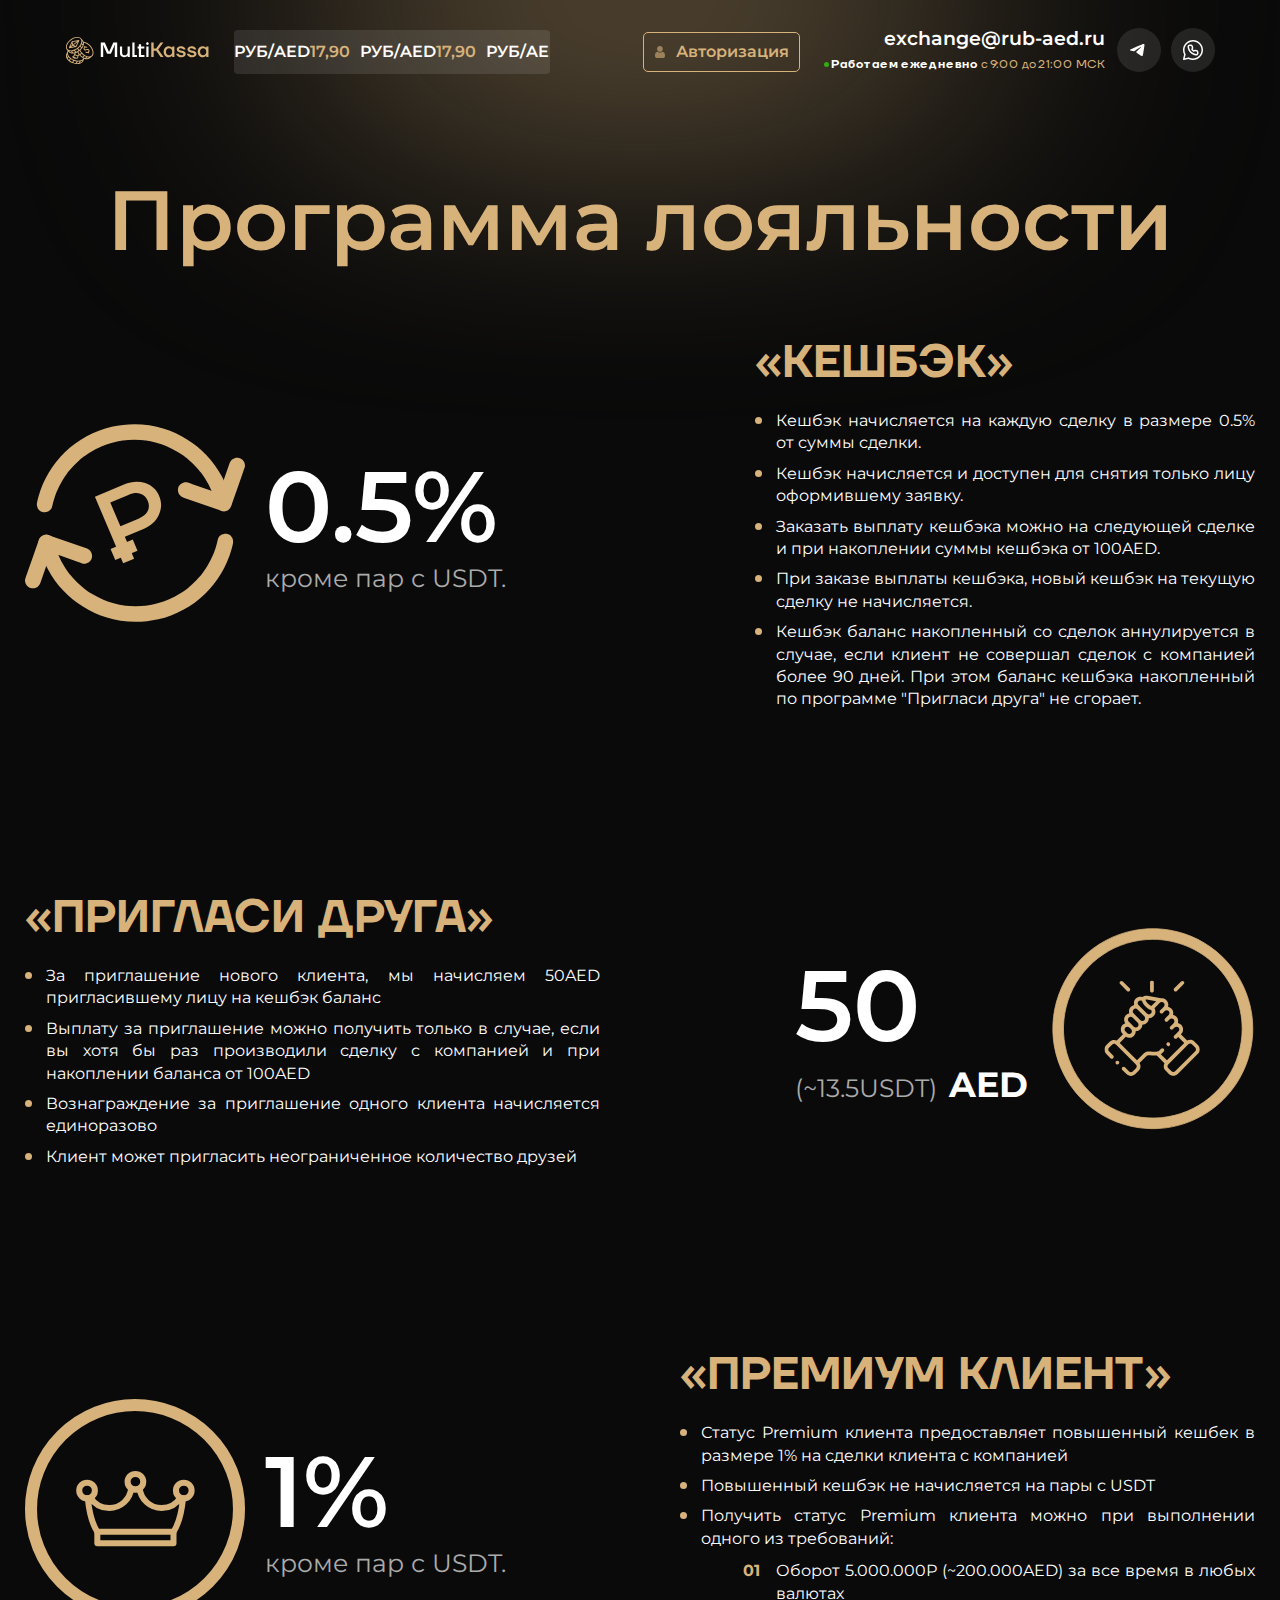
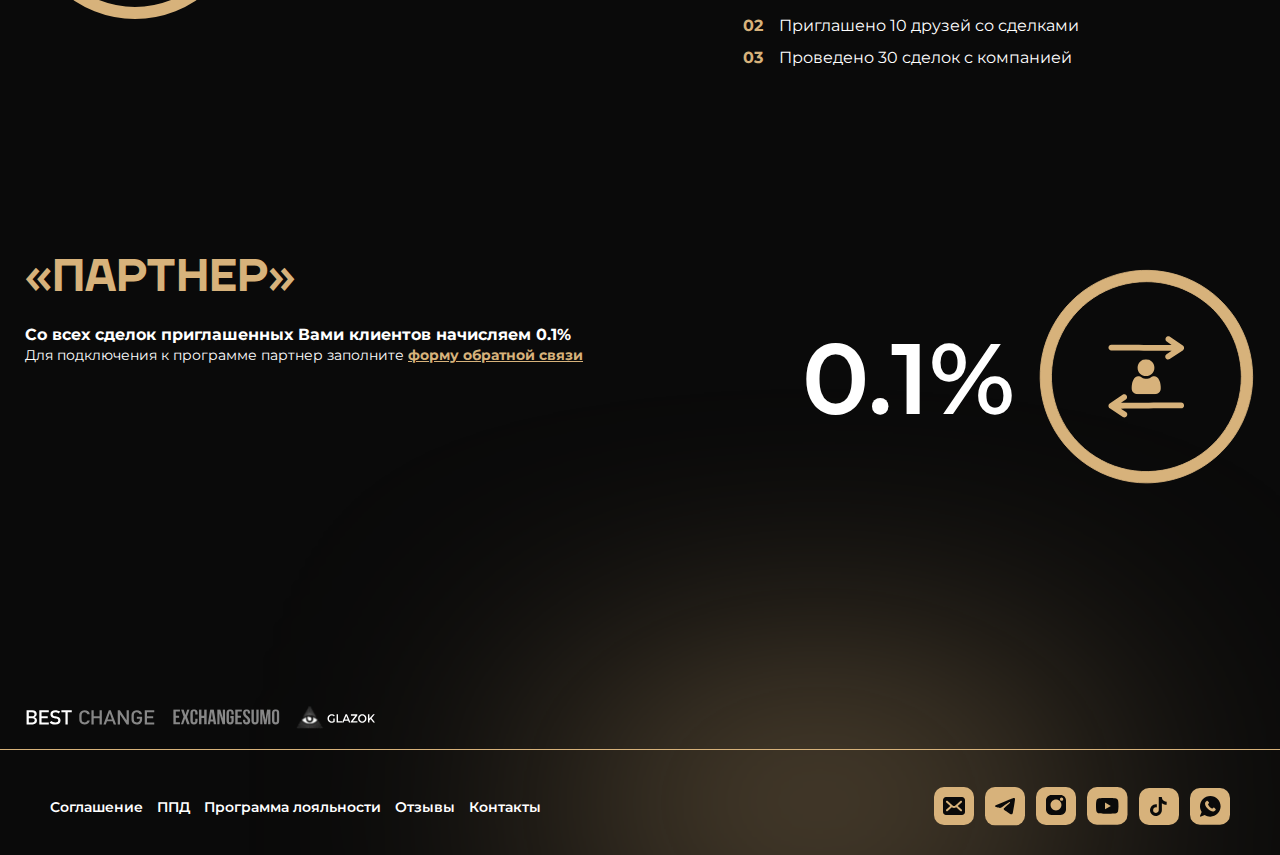
<file: loyalty.html>
<!DOCTYPE html>
<html lang="en">

<head>
  <meta charset="UTF-8">
  <meta name="viewport" content="width=device-width, initial-scale=1.0">
  <link rel="icon" type="image/png" href="./images/favicon-128x128.png" />
  <link rel="stylesheet" href="https://cdn.jsdelivr.net/npm/swiper@11/swiper-bundle.min.css" />
  <link rel="stylesheet" href="./css/style.min.css">
  <title>MultiKassa</title>
</head>

<body>
  <div class="wrapper">
    <header class="header" id="top">

      <div class="header__inner">
        <a href="#" class="header__logo">
          <svg xmlns="http://www.w3.org/2000/svg" width="145" height="29" viewBox="0 0 145 29" fill="none">
            <path
              d="M35.7808 21.0328V6.53283H39.778L43.7752 15.5435H44.3011L48.2983 6.53283H52.1904V21.0328H49.771V10.8828L49.9814 8.91497H49.771L45.879 17.7185H42.0921L38.2001 8.91497H37.9897L38.2001 10.8828V21.0328H35.7808ZM54.9237 16.7864V10.4685H57.1327V16.5793C57.1327 17.5045 57.3359 18.1881 57.7428 18.63C58.1635 19.0581 58.8018 19.2721 59.6572 19.2721C60.5126 19.2721 61.214 18.989 61.761 18.4228C62.3219 17.8428 62.6025 17.0902 62.6025 16.165V10.4685H64.8115V21.0328H62.6025V19.5828H62.4973C62.329 19.859 62.0695 20.1352 61.7189 20.4114C60.9616 20.9638 60.099 21.24 59.1313 21.24C57.7988 21.24 56.7611 20.8602 56.0176 20.1007C55.2884 19.3412 54.9237 18.2364 54.9237 16.7864ZM67.3328 21.0328V6.53283H69.5418V19.065H71.9612V21.0328H67.3328ZM72.593 12.4364V10.4685H73.8552V8.18997H76.0642V10.4685H79.3251V12.4364H76.0642V19.065H79.4303V21.0328H73.8552V12.4364H72.593ZM81.492 8.54211C81.2396 8.29354 81.1133 7.98974 81.1133 7.63068C81.1133 7.27163 81.2396 6.96783 81.492 6.71925C81.7445 6.45688 82.0532 6.32568 82.4177 6.32568C82.7824 6.32568 83.0909 6.45688 83.3434 6.71925C83.6101 6.96783 83.7431 7.27163 83.7431 7.63068C83.7431 7.98974 83.6101 8.29354 83.3434 8.54211C83.0909 8.79068 82.7824 8.91497 82.4177 8.91497C82.0532 8.91497 81.7445 8.79068 81.492 8.54211ZM81.3237 21.0328V10.4685H83.5327V21.0328H81.3237Z"
              fill="white" />
            <path
              d="M86.2595 21.0332V6.5332H88.6789V12.5403H91.0983L95.5162 6.5332H98.3563L93.202 13.4725L98.5667 21.0332H95.6214L91.2034 14.8189H88.6789V21.0332H86.2595ZM100.1 19.7282C99.1464 18.7063 98.6693 17.3806 98.6693 15.7511C98.6693 14.1215 99.1464 12.8027 100.1 11.7946C101.068 10.7727 102.274 10.2618 103.718 10.2618C104.63 10.2618 105.465 10.5241 106.222 11.0489C106.545 11.2699 106.832 11.5253 107.085 11.8153H107.19V10.4689H109.399V21.0332H107.19V19.5832H107.085C106.874 19.8732 106.587 20.1494 106.222 20.4118C105.465 20.9641 104.63 21.2403 103.718 21.2403C102.274 21.2403 101.068 20.7363 100.1 19.7282ZM101.825 13.1411C101.264 13.7487 100.983 14.6187 100.983 15.7511C100.983 16.8834 101.264 17.7534 101.825 18.3611C102.386 18.9687 103.158 19.2725 104.139 19.2725C105.065 19.2725 105.801 18.9687 106.348 18.3611C106.909 17.7396 107.19 16.8696 107.19 15.7511C107.19 14.6325 106.909 13.7694 106.348 13.1618C105.801 12.5403 105.065 12.2296 104.139 12.2296C103.158 12.2296 102.386 12.5334 101.825 13.1411ZM111.179 17.7189H113.598C113.696 17.9951 113.872 18.2575 114.124 18.5061C114.643 19.017 115.344 19.2725 116.228 19.2725C116.999 19.2725 117.56 19.1551 117.911 18.9203C118.261 18.6856 118.437 18.3887 118.437 18.0296C118.437 17.9053 118.409 17.7949 118.353 17.6982C118.297 17.5877 118.198 17.4911 118.058 17.4082C117.918 17.3253 117.785 17.2563 117.658 17.2011C117.532 17.132 117.343 17.0699 117.09 17.0146C116.838 16.9456 116.635 16.8973 116.48 16.8696C116.326 16.8282 116.088 16.773 115.765 16.7039C115.457 16.6349 115.225 16.5865 115.071 16.5589C112.827 16.0618 111.705 14.9984 111.705 13.3689C111.705 12.5403 112.091 11.8153 112.862 11.1939C113.633 10.5725 114.65 10.2618 115.912 10.2618C117.666 10.2618 118.977 10.8141 119.846 11.9189C120.239 12.4023 120.506 12.9546 120.646 13.5761H118.332C118.219 13.2999 118.065 13.0789 117.869 12.9132C117.378 12.4575 116.726 12.2296 115.912 12.2296C115.281 12.2296 114.804 12.3401 114.482 12.5611C114.173 12.782 114.019 13.0582 114.019 13.3896C114.019 13.5139 114.047 13.6313 114.103 13.7418C114.159 13.8384 114.257 13.9282 114.398 14.0111C114.538 14.0939 114.671 14.163 114.797 14.2182C114.937 14.2734 115.127 14.3356 115.365 14.4046C115.604 14.4599 115.807 14.5082 115.975 14.5496C116.144 14.5773 116.375 14.6256 116.67 14.6946C116.978 14.7499 117.217 14.7982 117.385 14.8396C119.629 15.3368 120.751 16.4001 120.751 18.0296C120.751 18.9134 120.344 19.673 119.531 20.3082C118.731 20.9296 117.63 21.2403 116.228 21.2403C114.405 21.2403 113.009 20.6534 112.041 19.4796C111.607 18.9411 111.319 18.3541 111.179 17.7189ZM121.903 17.7189H124.323C124.421 17.9951 124.596 18.2575 124.849 18.5061C125.367 19.017 126.069 19.2725 126.952 19.2725C127.724 19.2725 128.285 19.1551 128.635 18.9203C128.986 18.6856 129.161 18.3887 129.161 18.0296C129.161 17.9053 129.133 17.7949 129.077 17.6982C129.021 17.5877 128.923 17.4911 128.783 17.4082C128.642 17.3253 128.509 17.2563 128.383 17.2011C128.257 17.132 128.067 17.0699 127.815 17.0146C127.563 16.9456 127.359 16.8973 127.205 16.8696C127.05 16.8282 126.812 16.773 126.49 16.7039C126.181 16.6349 125.949 16.5865 125.795 16.5589C123.551 16.0618 122.429 14.9984 122.429 13.3689C122.429 12.5403 122.815 11.8153 123.586 11.1939C124.358 10.5725 125.375 10.2618 126.637 10.2618C128.39 10.2618 129.701 10.8141 130.571 11.9189C130.964 12.4023 131.23 12.9546 131.37 13.5761H129.056C128.944 13.2999 128.79 13.0789 128.593 12.9132C128.102 12.4575 127.45 12.2296 126.637 12.2296C126.006 12.2296 125.529 12.3401 125.206 12.5611C124.897 12.782 124.743 13.0582 124.743 13.3896C124.743 13.5139 124.771 13.6313 124.828 13.7418C124.884 13.8384 124.982 13.9282 125.122 14.0111C125.262 14.0939 125.396 14.163 125.522 14.2182C125.662 14.2734 125.851 14.3356 126.09 14.4046C126.328 14.4599 126.532 14.5082 126.7 14.5496C126.868 14.5773 127.1 14.6256 127.394 14.6946C127.703 14.7499 127.941 14.7982 128.11 14.8396C130.353 15.3368 131.476 16.4001 131.476 18.0296C131.476 18.9134 131.069 19.673 130.255 20.3082C129.456 20.9296 128.355 21.2403 126.952 21.2403C125.129 21.2403 123.734 20.6534 122.766 19.4796C122.331 18.9411 122.043 18.3541 121.903 17.7189ZM134.163 19.7282C133.21 18.7063 132.733 17.3806 132.733 15.7511C132.733 14.1215 133.21 12.8027 134.163 11.7946C135.131 10.7727 136.337 10.2618 137.782 10.2618C138.694 10.2618 139.528 10.5241 140.285 11.0489C140.608 11.2699 140.895 11.5253 141.148 11.8153H141.253V10.4689H143.462V21.0332H141.253V19.5832H141.148C140.937 19.8732 140.65 20.1494 140.285 20.4118C139.528 20.9641 138.694 21.2403 137.782 21.2403C136.337 21.2403 135.131 20.7363 134.163 19.7282ZM135.888 13.1411C135.327 13.7487 135.047 14.6187 135.047 15.7511C135.047 16.8834 135.327 17.7534 135.888 18.3611C136.45 18.9687 137.221 19.2725 138.203 19.2725C139.128 19.2725 139.865 18.9687 140.412 18.3611C140.973 17.7396 141.253 16.8696 141.253 15.7511C141.253 14.6325 140.973 13.7694 140.412 13.1618C139.865 12.5403 139.128 12.2296 138.203 12.2296C137.221 12.2296 136.45 12.5334 135.888 13.1411Z"
              fill="#D7B27B" />
            <path
              d="M4.34221 12.16C4.36636 12.16 4.39044 12.1581 4.41429 12.1544L11.1254 11.1074C11.2006 11.0957 11.2718 11.0657 11.3323 11.0203C11.3929 10.9749 11.4411 10.9153 11.4725 10.847L14.279 4.75404C14.3133 4.67953 14.3265 4.59725 14.3172 4.51595C14.3078 4.43466 14.2763 4.35738 14.2259 4.2923C14.1756 4.22719 14.1083 4.17678 14.0312 4.14631C13.954 4.11588 13.8699 4.10654 13.7879 4.11935L7.07672 5.16632C7.00151 5.17804 6.93043 5.208 6.86984 5.25344C6.80928 5.29889 6.76109 5.35842 6.72963 5.42671L3.92317 11.5197C3.89138 11.5887 3.87766 11.6645 3.88333 11.74C3.88896 11.8156 3.91375 11.8886 3.95544 11.9523C3.99712 12.016 4.05438 12.0684 4.12196 12.1046C4.18951 12.1409 4.26524 12.16 4.34221 12.16ZM7.7033 9.7551L9.39384 10.46L6.07308 10.978L7.7033 9.7551ZM7.98874 8.4017L7.66401 5.99227L12.1291 5.2957L7.98874 8.4017ZM7.1455 9.03428L5.51532 10.2572L6.90399 7.24233L7.1455 9.03428ZM10.8197 10.0703L8.5465 9.12252L12.6869 6.01653L10.8197 10.0703Z"
              fill="#D7B27B" />
            <path
              d="M28.4586 15.7162C28.1834 13.7268 27.1742 11.6257 25.6168 9.80013C23.6027 7.43931 20.9994 5.91802 18.6166 5.69927C18.4826 5.38104 18.3075 5.08119 18.0956 4.80713L16.4221 2.64454C15.429 1.36115 13.7209 0.755052 11.6121 0.93764C9.58072 1.11362 7.40126 2.00626 5.47515 3.4512C3.54905 4.89613 2.09646 6.72814 1.385 8.60979C0.646411 10.5631 0.786575 12.3456 1.77968 13.6291L2.74164 14.8722C2.55019 15.1304 2.39114 15.4104 2.26794 15.7061L1.22246 18.2225C0.601975 19.7158 0.936877 21.473 2.16542 23.1704C3.34886 24.8055 5.23487 26.2031 7.47602 27.1059C9.11148 27.7646 10.7994 28.1049 12.3728 28.1049C12.94 28.1065 13.5064 28.0592 14.0654 27.9637C16.1499 27.6008 17.6397 26.5785 18.2601 25.0852L19.2426 22.7204C19.4175 22.7873 19.5927 22.8483 19.7682 22.9036C20.4626 23.1299 21.1883 23.2492 21.9197 23.2573C23.0539 23.2573 24.0551 22.9271 24.8414 22.2768L26.9557 20.5281C28.2104 19.4904 28.7442 17.7815 28.4586 15.7162ZM15.3473 18.8853L16.7563 17.72C17.3758 18.404 18.0646 19.0241 18.8119 19.5706L17.4232 20.7191C16.6648 20.1849 15.9686 19.5699 15.3473 18.8853ZM14.7556 18.1912C14.5636 17.9497 14.3813 17.7029 14.2086 17.4508C14.1885 17.4166 14.1675 17.3829 14.1451 17.3498L14.141 17.3525C13.8008 16.848 13.4993 16.3193 13.2391 15.7707C13.6338 15.5308 14.0208 15.2689 14.4001 14.9849C14.499 14.9108 14.5965 14.8355 14.6927 14.7591C15.1047 15.5615 15.5978 16.3209 16.1644 17.026L14.7556 18.1912ZM13.4662 18.7C13.3738 18.9224 13.1954 19.0996 12.9703 19.1926C12.7453 19.2855 12.4919 19.2866 12.2659 19.1957L10.1361 18.3378L10.7055 16.9674C11.3007 16.7623 11.8794 16.5132 12.4367 16.2225C12.7231 16.8193 13.0556 17.3935 13.4314 17.9401C13.4928 18.0567 13.5277 18.185 13.5338 18.3163C13.5397 18.4475 13.5167 18.5784 13.4662 18.7ZM12.4176 20.5227C12.488 20.688 12.5071 20.8701 12.4723 21.0461C12.4376 21.222 12.3507 21.3839 12.2225 21.5112C12.0944 21.6385 11.9307 21.7255 11.7524 21.7612C11.574 21.797 11.3888 21.7798 11.2204 21.7119L9.09064 20.8541L9.78764 19.1766L11.9173 20.0344C12.0294 20.0792 12.1313 20.1454 12.2172 20.2292C12.303 20.313 12.3712 20.4128 12.4176 20.5227ZM5.86808 15.3679C5.91727 15.3679 5.96696 15.3671 6.0167 15.3662L6.97024 16.5985C5.757 16.4888 4.79009 16.0241 4.18524 15.2424L4.10542 15.1393C4.67937 15.2956 5.27261 15.3725 5.86808 15.3679ZM8.18251 16.5958C8.16439 16.5973 8.14652 16.5985 8.12846 16.5999L7.1041 15.2762C7.76644 15.1785 8.41775 15.0188 9.04918 14.799L10.134 16.2009C9.5001 16.4024 8.84572 16.5349 8.18251 16.5958ZM12.3562 13.0912L13.4714 14.5325C12.7128 15.0663 11.8965 15.516 11.0377 15.8734L9.93856 14.4531C10.7894 14.0812 11.5994 13.6249 12.3562 13.0912ZM14.2035 13.9833L13.0883 12.5421C13.8117 11.9653 14.4735 11.3174 15.0634 10.6085L16.1626 12.0288C15.5846 12.7493 14.9276 13.4048 14.2035 13.9833ZM16.723 11.2578L15.6383 9.85599C16.021 9.31491 16.3503 8.73902 16.6218 8.1362L17.6461 9.45994C17.6398 9.4767 17.6341 9.49337 17.6277 9.51016C17.392 10.1236 17.0886 10.7096 16.723 11.2578ZM17.9521 8.3601L16.9987 7.12795C17.1875 6.52045 17.2835 5.88867 17.2838 5.25338L17.3634 5.35634C17.9683 6.138 18.1668 7.17929 17.9521 8.3601ZM2.24755 8.92599C2.89912 7.20281 4.24346 5.5145 6.03295 4.17206C7.82244 2.82963 9.83244 2.00156 11.6927 1.84038C11.9114 1.82143 12.1245 1.81199 12.3318 1.81206C13.8143 1.81206 14.9927 2.29259 15.69 3.19374C16.4849 4.22094 16.5787 5.69615 15.9543 7.34759C15.3027 9.07076 13.9583 10.7591 12.1689 12.1016C10.3794 13.444 8.36936 14.272 6.50912 14.4332C4.72646 14.5876 3.30731 14.1072 2.51231 13.0805L2.51178 13.0798C1.71697 12.0526 1.62312 10.5774 2.24755 8.92599ZM3.45312 15.7916C4.3303 16.9253 5.76519 17.5304 7.54147 17.5304C7.77615 17.5304 8.01673 17.5198 8.2632 17.4985C8.70555 17.4592 9.14456 17.3895 9.57703 17.2899L8.23876 20.5109L7.38689 20.1678L7.03837 21.0066L7.89024 21.3497L7.54176 22.1885L8.39363 22.5316L8.74215 21.6929L9.59403 22.036L9.24551 22.8748L10.0974 23.2179L10.4459 22.3792L10.8718 22.5507C11.2088 22.6864 11.5791 22.7207 11.9359 22.6493C12.2926 22.5778 12.6199 22.4038 12.8762 22.1492C13.1325 21.8946 13.3064 21.5708 13.3758 21.219C13.4453 20.8671 13.4072 20.5028 13.2664 20.1722C13.2512 20.1365 13.2346 20.1016 13.2172 20.0672C13.4576 19.9855 13.678 19.8554 13.8646 19.6854C14.0512 19.5154 14.1999 19.3091 14.3013 19.0795C14.3144 19.095 14.3272 19.1108 14.3404 19.1263C15.5298 20.5204 16.935 21.6317 18.3979 22.3511C17.8682 23.4787 16.6506 24.259 14.9506 24.5549C13.1117 24.8751 10.9522 24.5895 8.87006 23.7508C6.78779 22.9121 5.04423 21.6255 3.96045 20.1281C2.92176 18.693 2.62321 17.2445 3.11982 16.0493C3.17978 15.9062 3.25076 15.7678 3.33213 15.6352L3.45312 15.7916ZM8.09836 24.4114L7.40158 26.0883C6.54977 25.7148 5.74243 25.2499 4.99426 24.702L5.6809 23.0493C6.43762 23.583 7.24762 24.0394 8.09836 24.4114ZM8.95056 24.7537C9.82201 25.0757 10.7245 25.3094 11.6441 25.4512L10.9574 27.1039C10.0337 26.9785 9.12689 26.7529 8.25346 26.4314L8.95056 24.7537ZM2.07433 18.5656L2.12411 18.4458C2.29193 19.0593 2.55137 19.6447 2.89394 20.1831L2.29827 21.6168C1.7795 20.5314 1.69644 19.4751 2.07433 18.5656ZM2.91496 22.6445C2.90439 22.6299 2.89437 22.6152 2.88395 22.6006L3.5239 21.0604C3.94502 21.5731 4.41494 22.045 4.92729 22.4696L4.24958 24.1008C3.75192 23.6649 3.30436 23.1766 2.91496 22.6445ZM11.9165 27.189L12.5944 25.5576C12.8717 25.5777 13.1468 25.5885 13.4182 25.5885C13.8127 25.5888 14.2067 25.5663 14.5984 25.521L13.9584 27.0614C13.9406 27.0647 13.9231 27.0682 13.9051 27.0713C13.2486 27.1821 12.5817 27.2216 11.9165 27.189ZM15.0765 26.7639L15.6722 25.3302C16.2998 25.1826 16.9016 24.944 17.458 24.6222L17.4082 24.742C17.0303 25.6516 16.2192 26.3477 15.0765 26.7639ZM18.232 21.2337L19.6026 20.1001C20.1697 20.4508 20.7695 20.7473 21.394 20.9856L20.0998 22.0559C20.0825 22.0506 20.0653 22.0457 20.048 22.0403C19.4145 21.8376 18.8055 21.5672 18.232 21.2337ZM24.2494 21.5829C23.4852 22.2149 22.4382 22.4596 21.2301 22.3046L22.4347 21.3083C22.9578 21.4379 23.4947 21.5052 24.034 21.5087C24.141 21.5087 24.2464 21.5048 24.3509 21.4989L24.2494 21.5829ZM26.3637 19.8342C25.3594 20.6648 23.8673 20.8271 22.1623 20.2916C20.3832 19.7328 18.6065 18.4909 17.1595 16.7947C16.467 15.9888 15.8806 15.1 15.414 14.1495C16.8358 12.8636 17.9097 11.3616 18.4903 9.82636C18.9213 8.68643 19.0525 7.60486 18.8901 6.64652C20.9192 6.96144 23.1814 8.3544 24.912 10.383C26.359 12.0791 27.2946 14.0166 27.5465 15.8385C27.788 17.5846 27.368 19.0036 26.3637 19.8342Z"
              fill="#D7B27B" />
            <path
              d="M20.2395 16.0971L21.0454 15.5694C21.1956 15.7249 21.3676 15.8409 21.5613 15.9172C21.9868 16.0884 22.419 16.0303 22.8577 15.743C23.2114 15.5114 23.4258 15.2695 23.5008 15.0172C23.5724 14.7599 23.5266 14.5105 23.3635 14.2691C23.2344 14.0779 23.0524 13.9758 22.8175 13.9627C22.5871 13.9467 22.2998 13.9897 21.9555 14.0918C21.2871 14.2973 20.821 14.4102 20.5571 14.4306C19.8375 14.5028 19.2891 14.2597 18.9119 13.7013C18.657 13.324 18.557 12.9034 18.6117 12.4395C18.6709 11.9726 18.8927 11.5698 19.2773 11.2309L18.793 10.514L19.5654 10.0083L20.0496 10.7252C20.6526 10.4899 21.2324 10.5166 21.7889 10.8051C22.0447 10.9352 22.2748 11.1038 22.4793 11.3109L21.6734 11.8386C21.5469 11.7182 21.406 11.6291 21.2506 11.5712C20.8927 11.4428 20.5167 11.5076 20.1227 11.7656C19.8183 11.965 19.6331 12.1879 19.5671 12.4343C19.501 12.6806 19.5427 12.9145 19.6923 13.1359C19.9165 13.4679 20.3876 13.5295 21.1053 13.3207C21.1648 13.3035 21.2792 13.2722 21.4486 13.2265C21.6145 13.1759 21.7351 13.1441 21.8103 13.1312C21.8866 13.1102 22.0044 13.0839 22.1637 13.0521C22.3242 13.0124 22.4493 12.9921 22.5391 12.9913C22.629 12.9905 22.7453 12.9906 22.8879 12.9914C23.0272 12.9873 23.1452 13.0044 23.2421 13.0425C23.34 13.0727 23.4447 13.113 23.5562 13.1634C23.6721 13.2108 23.7787 13.2825 23.8758 13.3785C23.9696 13.4695 24.0589 13.5779 24.1439 13.7036C24.4293 14.1262 24.5328 14.5663 24.4545 15.0239C24.3773 15.4736 24.1492 15.8769 23.7704 16.2338L24.2546 16.9506L23.4823 17.4564L22.9981 16.7395C22.3044 17.0414 21.6438 17.0241 21.0162 16.6877C20.7267 16.5363 20.4678 16.3394 20.2395 16.0971Z"
              fill="#D7B27B" />
          </svg>
        </a>

        <div class="header__line">
          <div class="items-wrap">
            <div class="items marquee">
              <div class="item">
                <span class="val__name">РУБ/AED</span>
                <span class="val__prise">17,90</span>
              </div>
              <div class="item">
                <span class="val__name">РУБ/AED</span>
                <span class="val__prise">17,90</span>
              </div>
              <div class="item">
                <span class="val__name">РУБ/AED</span>
                <span class="val__prise">17,90</span>
              </div>
              <div class="item">
                <span class="val__name">РУБ/AED</span>
                <span class="val__prise">17,90</span>
              </div>
              <div class="item">
                <span class="val__name">РУБ/AED</span>
                <span class="val__prise">17,90</span>
              </div>
              <div class="item">
                <span class="val__name">РУБ/AED</span>
                <span class="val__prise">17,90</span>
              </div>
              <div class="item">
                <span class="val__name">РУБ/AED</span>
                <span class="val__prise">17,90</span>
              </div>
              <div class="item">
                <span class="val__name">РУБ/AED</span>
                <span class="val__prise">17,90</span>
              </div>
              <div class="item">
                <span class="val__name">РУБ/AED</span>
                <span class="val__prise">17,90</span>
              </div>
              <div class="item">
                <span class="val__name">РУБ/AED</span>
                <span class="val__prise">17,90</span>
              </div>
            </div>
            <div aria-hidden="true" class="items marquee">
              <div class="item">
                <span class="val__name">РУБ/AED</span>
                <span class="val__prise">17,90</span>
              </div>
              <div class="item">
                <span class="val__name">РУБ/AED</span>
                <span class="val__prise">17,90</span>
              </div>
              <div class="item">
                <span class="val__name">РУБ/AED</span>
                <span class="val__prise">17,90</span>
              </div>
              <div class="item">
                <span class="val__name">РУБ/AED</span>
                <span class="val__prise">17,90</span>
              </div>
              <div class="item">
                <span class="val__name">РУБ/AED</span>
                <span class="val__prise">17,90</span>
              </div>
              <div class="item">
                <span class="val__name">РУБ/AED</span>
                <span class="val__prise">17,90</span>
              </div>
              <div class="item">
                <span class="val__name">РУБ/AED</span>
                <span class="val__prise">17,90</span>
              </div>
              <div class="item">
                <span class="val__name">РУБ/AED</span>
                <span class="val__prise">17,90</span>
              </div>
              <div class="item">
                <span class="val__name">РУБ/AED</span>
                <span class="val__prise">17,90</span>
              </div>
              <div class="item">
                <span class="val__name">РУБ/AED</span>
                <span class="val__prise">17,90</span>
              </div>
            </div>
          </div>

        </div>
        <div class="header__nav">
          <ul class="header__nav-list">
            <li><a href="#" class="header__nav-link">Программа лояльности</a></li>
            <li><a href="#" class="header__nav-link">Статьи</a></li>
            <li><a href="#" class="header__nav-link">Отзывы</a></li>
            <li><a href="#" class="header__nav-link">Контакты</a></li>
          </ul>
        </div>
        <div class="header__user">
          <button class="user__btn">
            <svg xmlns="http://www.w3.org/2000/svg" width="12" height="12" viewBox="0 0 12 12" fill="none">
              <g opacity="0.6" clip-path="url(#clip0_1_2633)">
                <path
                  d="M5.91473 5.78043C6.70886 5.78043 7.39651 5.49561 7.95837 4.93367C8.52023 4.37181 8.80505 3.68434 8.80505 2.89013C8.80505 2.09618 8.52023 1.40862 7.95828 0.846585C7.39633 0.284819 6.70877 0 5.91473 0C5.12051 0 4.43304 0.284819 3.87119 0.846676C3.30933 1.40853 3.02441 2.09609 3.02441 2.89013C3.02441 3.68434 3.30933 4.3719 3.87128 4.93376C4.43323 5.49552 5.12079 5.78043 5.91473 5.78043Z"
                  fill="#D7B27B" />
                <path
                  d="M10.9718 9.22731C10.9556 8.99349 10.9228 8.73842 10.8745 8.46908C10.8258 8.19771 10.7631 7.94118 10.688 7.70672C10.6105 7.46438 10.505 7.22506 10.3747 6.99572C10.2393 6.75769 10.0804 6.55041 9.90207 6.37985C9.71558 6.20141 9.48724 6.05795 9.22321 5.95331C8.96008 5.84921 8.66849 5.79648 8.35657 5.79648C8.23407 5.79648 8.1156 5.84674 7.88681 5.9957C7.746 6.08752 7.5813 6.19372 7.39746 6.31119C7.24026 6.41134 7.02731 6.50519 6.76428 6.59015C6.50766 6.67318 6.2471 6.7153 5.98993 6.7153C5.73276 6.7153 5.47229 6.67318 5.21539 6.59015C4.95264 6.50528 4.73969 6.41144 4.58267 6.31128C4.40057 6.19491 4.23578 6.08871 4.09286 5.9956C3.86435 5.84665 3.74579 5.79639 3.62329 5.79639C3.31128 5.79639 3.01978 5.84921 2.75674 5.9534C2.49289 6.05786 2.26447 6.20132 2.07779 6.37994C1.89954 6.5506 1.74051 6.75778 1.60538 6.99572C1.4751 7.22506 1.36963 7.46429 1.29199 7.70681C1.21701 7.94128 1.1543 8.19771 1.10559 8.46908C1.05734 8.73806 1.02457 8.99321 1.00836 9.22759C0.992432 9.4572 0.984375 9.69551 0.984375 9.9362C0.984375 10.5626 1.1835 11.0697 1.57617 11.4437C1.96399 11.8128 2.47714 12 3.10117 12H8.87924C9.50327 12 10.0162 11.8128 10.4041 11.4437C10.7969 11.07 10.996 10.5628 10.996 9.93611C10.9959 9.69432 10.9878 9.45583 10.9718 9.22731Z"
                  fill="#D7B27B" />
              </g>
              <defs>
                <clipPath id="clip0_1_2633">
                  <rect width="12" height="12" fill="white" />
                </clipPath>
              </defs>
            </svg>
            <span class="user__btn-text">Авторизация</span>
          </button>
        </div>
        <div class="header__contact">
          <div class="header__contact-link">
            <a href="mailto:exchange@rub-aed.ru">exchange@rub-aed.ru</a>
          </div>
          <div class="header__contact-bottom">
            <svg xmlns="http://www.w3.org/2000/svg" width="5" height="5" viewBox="0 0 5 5" fill="none">
              <circle cx="2.5" cy="2.5" r="2.5" fill="#32AD13" />
            </svg>
            <span>Работаем ежедневно <i>с 9:00 до 21:00 МСК</i></span>
          </div>
        </div>
        <div class="header__social">
          <a href="#" class="header__social-link">
            <svg xmlns="http://www.w3.org/2000/svg" width="44" height="44" viewBox="0 0 44 44" fill="none">
              <rect width="44" height="44" rx="22" fill="white" fill-opacity="0.1" />
              <path fill-rule="evenodd" clip-rule="evenodd"
                d="M13.9954 21.1659C17.8824 19.4724 20.4743 18.356 21.7711 17.8166C25.4739 16.2765 26.2434 16.0089 26.7448 16.0001C26.8551 15.9982 27.1018 16.0255 27.2615 16.1551C27.3964 16.2646 27.4335 16.4124 27.4513 16.5162C27.469 16.62 27.4911 16.8564 27.4736 17.0411C27.2729 19.1494 26.4047 24.2657 25.963 26.6271C25.7761 27.6263 25.408 27.9613 25.0518 27.9941C24.2775 28.0653 23.6895 27.4823 22.9396 26.9908C21.7661 26.2215 21.1031 25.7426 19.964 24.992C18.6476 24.1245 19.501 23.6477 20.2512 22.8685C20.4475 22.6646 23.8591 19.5615 23.9251 19.28C23.9334 19.2448 23.941 19.1136 23.8631 19.0443C23.7851 18.975 23.67 18.9987 23.587 19.0175C23.4693 19.0442 21.5946 20.2833 17.9629 22.7348C17.4308 23.1002 16.9488 23.2783 16.517 23.2689C16.0409 23.2586 15.1251 22.9998 14.4444 22.7785C13.6094 22.507 12.9457 22.3635 13.0035 21.9026C13.0336 21.6625 13.3642 21.4169 13.9954 21.1659Z"
                fill="white" />
            </svg>
          </a>
          <a href="#" class="header__social-link">
            <svg width="44" height="44" viewBox="0 0 44 44" fill="none" xmlns="http://www.w3.org/2000/svg">
              <rect width="44" height="44" rx="22" fill="white" fill-opacity="0.1" />
              <path fill-rule="evenodd" clip-rule="evenodd"
                d="M22 12C16.4771 12 12 16.4771 12 22C12 23.64 12.3954 25.1896 13.0964 26.5569L12.0204 31.0762C11.9908 31.2009 11.9935 31.331 12.0285 31.4542C12.0634 31.5774 12.1292 31.6896 12.2198 31.7802C12.3104 31.8708 12.4226 31.9366 12.5458 31.9715C12.669 32.0065 12.7991 32.0092 12.9237 31.9796L17.4431 30.9036C18.8104 31.6046 20.36 32 22 32C27.5229 32 32 27.5229 32 22C32 16.4771 27.5229 12 22 12ZM13.5 22C13.5 17.3056 17.3056 13.5 22 13.5C26.6944 13.5 30.5 17.3056 30.5 22C30.5 26.6944 26.6944 30.5 22 30.5C20.5145 30.5 19.12 30.1196 17.9066 29.4514C17.7433 29.3615 17.5524 29.3356 17.3711 29.3787L13.7619 30.2381L14.6212 26.6289C14.6644 26.4476 14.6385 26.2566 14.5486 26.0934C13.8804 24.8799 13.5 23.4855 13.5 22ZM19.2529 24.7471C20.7497 26.2439 22.7456 27.248 24.972 27.487C26.444 27.6449 27.5 26.4321 27.5 25.1724V24.2979C27.5 23.7883 27.3357 23.2923 27.0315 22.8834C26.7274 22.4746 26.2995 22.1747 25.8114 22.0282L25.7417 22.0074L25.6705 21.9934L24.6677 21.7959C24.3453 21.7124 24.0089 21.6979 23.6804 21.7532C23.3519 21.8085 23.0388 21.9324 22.7615 22.1169C22.4351 21.8597 22.1403 21.5649 21.8831 21.2385C22.0676 20.9611 22.1916 20.648 22.247 20.3195C22.3023 19.991 22.2877 19.6545 22.2042 19.332L22.0065 18.3294L21.9925 18.2581L21.9716 18.1885C21.8252 17.7005 21.5253 17.2726 21.1165 16.9684C20.7077 16.6643 20.2118 16.5 19.7022 16.5H18.8275C17.5679 16.5 16.355 17.5557 16.5129 19.0279C16.7519 21.2541 17.7559 23.2502 19.2529 24.7471ZM23.4594 23.4747C23.5704 23.3638 23.7094 23.2849 23.8616 23.2466C24.0138 23.2082 24.1735 23.2118 24.3239 23.2569L25.3805 23.465C25.5596 23.5188 25.7165 23.6288 25.8281 23.7789C25.9397 23.9289 26 24.1109 26 24.2979V25.1724C26 25.6525 25.6095 26.0467 25.1321 25.9955C23.9394 25.8681 22.7907 25.4736 21.7712 24.8415C21.2425 24.5139 20.7534 24.1263 20.3136 23.6864C19.8737 23.2466 19.4861 22.7575 19.1585 22.2287C18.5264 21.2093 18.132 20.0605 18.0045 18.8677C17.9532 18.3904 18.3475 18 18.8275 18H19.7021C19.8891 18 20.071 18.0604 20.221 18.172C20.3709 18.2836 20.4809 18.4406 20.5346 18.6196L20.743 19.676C20.7881 19.8264 20.7917 19.9861 20.7533 20.1384C20.715 20.2906 20.6361 20.4296 20.5251 20.5406L20.3851 20.6806C20.2925 20.7729 20.2259 20.888 20.192 21.0142C20.1455 21.1896 20.1665 21.3794 20.2674 21.5421C20.5419 21.9854 20.8668 22.3955 21.2355 22.7642C21.6042 23.133 22.0144 23.458 22.4577 23.7325C22.6205 23.8332 22.8101 23.8544 22.9856 23.8079C23.1119 23.774 23.227 23.7074 23.3192 23.6147L23.4594 23.4747Z"
                fill="white" />
            </svg>

          </a>
        </div>
      </div>

    </header>
    <main class="main">
      <div class="body__line">
        <div class="items-wrap">
          <div class="items marquee">
            <div class="item">
              <span class="val__name">РУБ/AED</span>
              <span class="val__prise">17,90</span>
            </div>
            <div class="item">
              <span class="val__name">РУБ/AED</span>
              <span class="val__prise">17,90</span>
            </div>
            <div class="item">
              <span class="val__name">РУБ/AED</span>
              <span class="val__prise">17,90</span>
            </div>
            <div class="item">
              <span class="val__name">РУБ/AED</span>
              <span class="val__prise">17,90</span>
            </div>
            <div class="item">
              <span class="val__name">РУБ/AED</span>
              <span class="val__prise">17,90</span>
            </div>
            <div class="item">
              <span class="val__name">РУБ/AED</span>
              <span class="val__prise">17,90</span>
            </div>
            <div class="item">
              <span class="val__name">РУБ/AED</span>
              <span class="val__prise">17,90</span>
            </div>
            <div class="item">
              <span class="val__name">РУБ/AED</span>
              <span class="val__prise">17,90</span>
            </div>
            <div class="item">
              <span class="val__name">РУБ/AED</span>
              <span class="val__prise">17,90</span>
            </div>
            <div class="item">
              <span class="val__name">РУБ/AED</span>
              <span class="val__prise">17,90</span>
            </div>
          </div>
          <div aria-hidden="true" class="items marquee">
            <div class="item">
              <span class="val__name">РУБ/AED</span>
              <span class="val__prise">17,90</span>
            </div>
            <div class="item">
              <span class="val__name">РУБ/AED</span>
              <span class="val__prise">17,90</span>
            </div>
            <div class="item">
              <span class="val__name">РУБ/AED</span>
              <span class="val__prise">17,90</span>
            </div>
            <div class="item">
              <span class="val__name">РУБ/AED</span>
              <span class="val__prise">17,90</span>
            </div>
            <div class="item">
              <span class="val__name">РУБ/AED</span>
              <span class="val__prise">17,90</span>
            </div>
            <div class="item">
              <span class="val__name">РУБ/AED</span>
              <span class="val__prise">17,90</span>
            </div>
            <div class="item">
              <span class="val__name">РУБ/AED</span>
              <span class="val__prise">17,90</span>
            </div>
            <div class="item">
              <span class="val__name">РУБ/AED</span>
              <span class="val__prise">17,90</span>
            </div>
            <div class="item">
              <span class="val__name">РУБ/AED</span>
              <span class="val__prise">17,90</span>
            </div>
            <div class="item">
              <span class="val__name">РУБ/AED</span>
              <span class="val__prise">17,90</span>
            </div>
          </div>
        </div>

      </div>
      <div class="loyalty">
        <div class="container-main">
          <h1 class="loyalty__title">Программа лояльности</h1>
          <div class="loyalty__box">
            <div class="loyalty__box-item d-flex">
              <svg width="256" height="230" viewBox="0 0 256 230" fill="none" xmlns="http://www.w3.org/2000/svg">
                <path
                  d="M31.6308 95.8513C33.0576 89.2755 35.0611 82.8204 37.6719 76.6081L36.7612 78.79C38.8255 73.911 41.2541 69.1836 44.0163 64.6686C45.352 62.4564 46.7788 60.3048 48.2966 58.2141C48.6609 57.6989 49.0252 57.1837 49.3895 56.6989C49.6323 56.3655 51.0287 54.5473 49.9359 55.9413C48.843 57.3656 50.2395 55.5473 50.5127 55.214C50.9377 54.6685 51.393 54.123 51.8484 53.6079C55.2483 49.5169 58.9824 45.6988 62.9591 42.1834C63.9002 41.335 64.8716 40.5167 65.843 39.7288C66.3287 39.3349 66.8144 38.9409 67.3305 38.547C67.6037 38.3348 67.8769 38.0924 68.1502 37.8803C67.7555 38.1833 67.3609 38.4864 66.9662 38.7894C67.1787 38.6076 67.4216 38.4561 67.6341 38.2742C69.7287 36.6984 71.884 35.2136 74.0998 33.7892C79.2301 30.4861 84.6638 27.6678 90.2797 25.2739C89.5512 25.577 88.8226 25.88 88.094 26.183C96.9278 22.4859 106.187 20.0012 115.658 18.7283C114.838 18.8496 114.049 18.9405 113.229 19.0617C122.609 17.8495 132.081 17.8495 141.431 19.092C140.611 18.9708 139.822 18.8799 139.002 18.7587C148.382 20.0314 157.55 22.5769 166.293 26.2438C165.564 25.9408 164.836 25.6377 164.107 25.3347C168.995 27.4257 173.7 29.8197 178.223 32.6077C180.409 33.941 182.564 35.3653 184.659 36.8805C185.661 37.5775 186.632 38.3351 187.604 39.0624C184.963 37.0926 187.118 38.6987 187.695 39.1533C188.211 39.5775 188.757 40.0018 189.273 40.4564C193.341 43.8807 197.166 47.578 200.687 51.5478C201.507 52.4569 202.296 53.3963 203.085 54.366C203.51 54.8812 203.966 55.4267 204.391 55.9721C204.573 56.1842 204.725 56.3964 204.907 56.6085C203.935 55.366 203.693 55.0326 204.118 55.5781C204.239 55.7296 204.36 55.9115 204.482 56.063C206.06 58.1539 207.548 60.3055 208.975 62.4876C212.314 67.6695 215.167 73.124 217.566 78.7606L216.655 76.5788C219.084 82.4276 221.027 88.4582 222.423 94.6095C223.486 99.246 229.102 102.428 233.625 100.973C238.512 99.3973 241.123 94.7608 240 89.7908C235.477 69.8511 225.519 51.305 211.525 36.3956C197.986 21.9711 180.591 11.2132 161.74 5.24305C142.129 -0.969282 120.94 -1.5755 100.935 2.97024C80.5954 7.60674 61.6228 18.001 46.6264 32.4864C32.0551 46.5475 21.2785 64.6087 15.7231 84.0941C15.0553 86.3971 14.5089 88.7306 13.9928 91.0639C12.991 95.7004 15.3588 101.125 20.3675 102.246C25.0121 103.246 30.5674 100.822 31.6298 95.8521L31.6308 95.8513Z"
                  fill="#D7B27B" />
                <path
                  d="M238.029 45.5728C233.506 58.4823 228.983 71.4217 224.46 84.3313C223.822 86.1495 223.185 87.9677 222.547 89.8162C226.281 87.695 230.015 85.5737 233.749 83.4526C220.817 78.9374 207.855 74.422 194.923 69.907C193.102 69.2706 191.28 68.6342 189.429 67.9978C184.936 66.422 179.259 69.7858 178.227 74.3614C177.073 79.4222 179.775 83.8769 184.601 85.5437C197.533 90.059 210.496 94.5744 223.428 99.0894C225.249 99.7258 227.07 100.362 228.922 100.999C230.986 101.726 234.113 101.241 235.935 100.089C237.999 98.7561 239.304 96.9985 240.124 94.665C244.647 81.7555 249.17 68.8161 253.693 55.9065C254.331 54.0883 254.968 52.2701 255.606 50.4215C257.184 45.9365 253.815 40.2699 249.231 39.2392C244.161 38.0877 239.729 40.7847 238.029 45.5729L238.029 45.5728Z"
                  fill="#D7B27B" />
                <path
                  d="M224.369 134.148C222.943 140.724 220.939 147.179 218.328 153.391C218.632 152.664 218.935 151.937 219.239 151.209C217.175 156.088 214.746 160.816 211.984 165.331C210.648 167.543 209.221 169.695 207.704 171.785C207.339 172.3 206.975 172.816 206.611 173.3C206.368 173.634 204.971 175.452 206.064 174.058C207.157 172.634 205.761 174.452 205.488 174.785C205.063 175.331 204.607 175.876 204.152 176.391C200.752 180.482 197.018 184.301 193.041 187.816C192.1 188.664 191.129 189.483 190.157 190.271C189.671 190.664 189.186 191.058 188.67 191.452C188.396 191.664 188.123 191.907 187.85 192.119C188.245 191.816 188.639 191.513 189.034 191.21C188.821 191.392 188.579 191.543 188.366 191.725C186.272 193.301 184.116 194.786 181.9 196.21C176.77 199.513 171.336 202.332 165.72 204.725C166.449 204.422 167.178 204.119 167.906 203.816C159.072 207.513 149.813 209.998 140.342 211.271C141.162 211.15 141.951 211.059 142.771 210.938C133.391 212.15 123.919 212.15 114.569 210.907C115.389 211.029 116.178 211.119 116.998 211.241C107.618 209.968 98.45 207.422 89.7072 203.756C90.4358 204.059 91.1643 204.362 91.8929 204.665C87.0055 202.574 82.3003 200.18 77.7768 197.392C75.5912 196.058 73.4358 194.634 71.3411 193.119C70.3393 192.422 69.3679 191.664 68.3965 190.937C71.0375 192.907 68.8822 191.301 68.3054 190.846C67.7893 190.422 67.2429 189.998 66.7268 189.543C62.659 186.119 58.8339 182.421 55.313 178.452C54.4933 177.542 53.7041 176.603 52.9148 175.633C52.4898 175.118 52.0345 174.573 51.6094 174.027C51.4273 173.815 51.2755 173.603 51.0934 173.391C52.0648 174.633 52.3076 174.967 51.8827 174.421C51.7612 174.27 51.6398 174.088 51.5184 173.936C49.9398 171.845 48.4524 169.694 47.0255 167.512C43.6863 162.33 40.8329 156.875 38.4343 151.239C38.7379 151.966 39.0415 152.693 39.345 153.421C36.9165 147.572 34.9737 141.541 33.577 135.39C32.5145 130.753 26.8987 127.572 22.3752 129.026C17.4878 130.602 14.877 135.238 16.0005 140.208C20.5237 160.148 30.4807 178.694 44.4752 193.604C58.0145 208.028 75.409 218.786 94.2605 224.756C113.871 230.969 135.06 231.575 155.066 227.029C175.405 222.393 194.377 211.998 209.374 197.513C223.945 183.452 234.722 165.391 240.277 145.905C240.945 143.602 241.491 141.269 242.007 138.935C243.009 134.299 240.641 128.875 235.633 127.753C230.988 126.753 225.433 129.177 224.37 134.147L224.369 134.148Z"
                  fill="#D7B27B" />
                <path
                  d="M17.9709 184.432C22.494 171.522 27.0173 158.583 31.5402 145.673C32.1776 143.855 32.8152 142.037 33.4526 140.188C29.7187 142.309 25.9849 144.431 22.2508 146.552C35.1829 151.067 48.1449 155.582 61.0769 160.097C62.8983 160.734 64.7197 161.37 66.5715 162.007C71.0643 163.582 76.7408 160.219 77.7733 155.643C78.9268 150.582 76.2251 146.127 71.3986 144.461C58.4665 139.945 45.5045 135.43 32.5725 130.915C30.7511 130.279 28.9297 129.642 27.0779 129.006C25.0136 128.279 21.8869 128.763 20.0654 129.915C18.0011 131.248 16.6958 133.006 15.8762 135.339C11.353 148.249 6.82979 161.188 2.30688 174.098C1.66941 175.916 1.03188 177.734 0.394413 179.583C-1.18416 184.068 2.18548 189.735 6.76912 190.765C11.869 191.947 16.3012 189.25 17.9709 184.431L17.9709 184.432Z"
                  fill="#D7B27B" />
                <path
                  d="M114.243 161.905L81.3484 84.4746L115.141 70.1683C124.079 66.3846 132.346 65.8429 139.942 68.5435C147.581 71.139 152.967 76.1239 156.1 83.4982C159.232 90.8726 159.094 98.2396 155.685 105.599C152.318 112.854 146.165 118.374 137.228 122.157L116.176 131.069L126.985 156.511L114.243 161.905ZM111.007 118.902L132.059 109.99C137.451 107.707 141.033 104.755 142.806 101.133C144.622 97.406 144.621 93.4041 142.804 89.1269C140.987 84.8498 138.121 82.1043 134.207 80.8903C130.335 79.5713 125.703 80.0532 120.31 82.336L99.2592 91.2481L111.007 118.902Z"
                  fill="#D7B27B" />
                <rect width="28.0767" height="14.0214"
                  transform="matrix(0.920876 -0.389855 0.391008 0.920387 99.5543 145.281)" fill="#D7B27B" />
              </svg>
              <div class="loyalty-item-wrap">
                <span>0.5%</span>
                <p>кроме пар с USDT.</p>
              </div>
            </div>
            <div class="loyalty__box-item">
              <div class="loyalty__box-item-title">«Кешбэк»</div>
              <div class="loyalty__box-list">
                <ul>
                  <li>
                    Кешбэк начисляется на каждую
                    сделку в размере 0.5% от суммы сделки.
                  </li>
                  <li>
                    Кешбэк начисляется и доступен для снятия
                    только лицу оформившему заявку.
                  </li>
                  <li>
                    Заказать выплату кешбэка можно на следующей сделке и при накоплении суммы кешбэка от 100AED.
                  </li>
                  <li>
                    При заказе выплаты кешбэка, новый кешбэк
                    на текущую сделку не начисляется.
                  </li>
                  <li>
                    Кешбэк баланс накопленный со сделок аннулируется в случае, если клиент не совершал сделок с
                    компанией более 90 дней. При этом баланс кешбэка накопленный по программе "Пригласи друга" не
                    сгорает.
                  </li>
                </ul>
              </div>
            </div>
            <div class="loyalty__box-item">
              <div class="loyalty__box-item-title">«Пригласи друга»</div>
              <div class="loyalty__box-list">
                <ul>
                  <li>
                    За приглашение нового клиента, мы начисляем
                    50AED пригласившему лицу на кешбэк баланс
                  </li>
                  <li>
                    Выплату за приглашение можно получить только в случае, если вы хотя бы раз производили сделку с
                    компанией и при накоплении баланса от 100AED
                  </li>
                  <li>
                    Вознаграждение за приглашение одного
                    клиента начисляется единоразово
                  </li>
                  <li>
                    Клиент может пригласить неограниченное количество друзей
                  </li>

                </ul>
              </div>
            </div>
            <div class="loyalty__box-item d-flex reverse">
              <svg width="256" height="256" viewBox="0 0 256 256" fill="none" xmlns="http://www.w3.org/2000/svg">
                <path
                  d="M129.62 250.017H129.621C162.402 249.984 193.831 236.948 217.011 213.768C240.191 190.588 253.227 159.159 253.259 126.378V126.378C253.259 101.924 246.008 78.0196 232.422 57.6873C218.837 37.3549 199.527 21.5078 176.935 12.1498C154.343 2.79185 129.483 0.343384 105.499 5.11403C81.5157 9.88468 59.4854 21.6602 42.1941 38.9514C24.9028 56.2427 13.1274 78.2731 8.35671 102.257C3.58606 126.24 6.03453 151.1 15.3925 173.692C24.7504 196.284 40.5976 215.594 60.93 229.18C81.2623 242.765 105.167 250.017 129.62 250.017ZM68.2176 34.5191C86.3924 22.3742 107.761 15.8917 129.62 15.8916C158.916 15.9236 187.003 27.5734 207.721 48.2858C228.439 68.9983 240.096 97.0824 240.136 126.378C240.142 148.237 233.666 169.607 221.526 187.785C209.386 205.964 192.128 220.134 171.934 228.503C151.74 236.872 129.518 239.065 108.078 234.804C86.638 230.543 66.9431 220.02 51.4841 204.565C36.0251 189.111 25.4965 169.418 21.2297 147.98C16.963 126.541 19.1498 104.318 27.5137 84.1221C35.8775 63.9261 50.0426 46.6641 68.2176 34.5191Z"
                  fill="#D7B27B" stroke="#D7B27B" />
                <g clip-path="url(#clip0_2227_14031)">
                  <path
                    d="M128.551 81.6642C129.835 81.6642 130.875 80.6237 130.875 79.3402V68.9745C130.875 67.6909 129.835 66.6504 128.551 66.6504C127.268 66.6504 126.227 67.6909 126.227 68.9745V79.3402C126.228 80.6237 127.268 81.6642 128.551 81.6642Z"
                    fill="#D7B27B" />
                  <path
                    d="M185.36 146.494L181.255 142.4C179.794 140.941 177.848 140.137 175.774 140.137C174.447 140.137 173.174 140.467 172.046 141.086L164.309 133.358L164.686 132.982C167.825 129.837 167.824 124.726 164.686 121.592C163.564 120.469 162.165 119.72 160.64 119.404C160.85 118.679 160.961 117.92 160.961 117.143C160.961 114.984 160.122 112.96 158.604 111.448C157.483 110.325 156.084 109.576 154.558 109.261C154.768 108.536 154.879 107.777 154.879 107C154.879 104.84 154.04 102.816 152.52 101.302C151.372 100.155 149.96 99.4294 148.478 99.1204C149.271 96.3864 148.593 93.3105 146.442 91.1561C144.652 89.3734 142.223 88.6072 139.882 88.8555L124.55 85.9536C122.212 85.5101 119.292 85.2167 117.449 86.8979C117.333 87.0041 117.214 87.1261 117.097 87.2621C114.24 86.2204 110.906 86.8407 108.618 89.1267C107.1 90.6431 106.263 92.6664 106.263 94.8241C106.263 95.6014 106.373 96.3604 106.583 97.0854C105.06 97.4004 103.662 98.1486 102.545 99.2683C101.023 100.783 100.185 102.804 100.183 104.96C100.182 105.739 100.293 106.5 100.504 107.227C98.9796 107.541 97.5813 108.288 96.4603 109.408C94.939 110.927 94.1013 112.952 94.1013 115.109C94.1013 116.76 94.5945 118.334 95.5083 119.663C94.3545 120.054 93.2976 120.705 92.4126 121.589C89.2718 124.726 89.2706 129.837 92.4146 132.986L92.7901 133.36L85.0524 141.084C82.1768 139.73 78.6338 140.237 76.2608 142.607L72.1526 146.704C70.6914 148.163 69.8869 150.11 69.8867 152.185C69.8867 154.261 70.6914 156.208 72.1526 157.667L77.2796 162.788C78.1877 163.695 79.6593 163.694 80.5663 162.786C81.4734 161.878 81.4725 160.407 80.5644 159.5L75.4374 154.379C74.8554 153.798 74.5349 153.019 74.5349 152.186C74.5349 151.353 74.8554 150.574 75.436 149.994L79.5444 145.897C80.5709 144.872 82.1419 144.719 83.335 145.432C83.419 145.559 83.5162 145.679 83.6274 145.79C83.8266 145.99 84.0539 146.143 84.2953 146.255L107.855 169.78C107.967 170.024 108.121 170.253 108.321 170.454C108.517 170.65 108.739 170.801 108.976 170.912C109.474 171.475 109.749 172.195 109.749 172.962C109.749 173.795 109.429 174.574 108.847 175.156L104.742 179.255C103.53 180.462 101.557 180.462 100.348 179.259L95.221 174.131C94.3134 173.224 92.842 173.224 91.9344 174.131C91.0268 175.039 91.0268 176.51 91.9344 177.418L97.0651 182.549C98.5753 184.053 100.558 184.805 102.543 184.805C104.527 184.805 106.513 184.052 108.025 182.546L112.132 178.445C113.593 176.985 114.397 175.038 114.397 172.962C114.397 171.481 113.986 170.066 113.22 168.847L121.928 160.149C121.937 160.139 121.946 160.13 121.956 160.121C122.953 159.09 125.73 159.283 128.415 159.469C130.323 159.602 132.451 159.749 134.529 159.51L144.065 169.035C143.447 170.161 143.118 171.433 143.118 172.757C143.118 174.83 143.922 176.776 145.384 178.235L149.491 182.337C150.951 183.796 152.897 184.6 154.972 184.6C157.045 184.6 158.992 183.796 160.453 182.337L185.362 157.458C186.823 155.999 187.628 154.052 187.628 151.976C187.628 149.901 186.823 147.954 185.36 146.494ZM123.685 90.5205L133.767 92.4287L127.732 98.4608C126.799 98.0122 125.519 97.1754 124.116 95.8328C122.195 93.995 120.82 91.8731 120.695 90.5496C120.695 90.5489 120.695 90.5482 120.695 90.5475C120.695 90.5473 120.695 90.5471 120.695 90.5468C120.686 90.4517 120.684 90.3758 120.685 90.3179C120.989 90.2441 121.796 90.1621 123.685 90.5205ZM111.902 92.4154C113.08 91.2391 114.909 91.1034 116.239 92.0044C116.993 95.1654 119.69 98.0304 120.903 99.1912C121.802 100.052 124.687 102.631 127.599 103.34C127.993 103.904 128.207 104.578 128.207 105.288C128.207 106.203 127.855 107.058 127.214 107.699C126.574 108.34 125.717 108.692 124.801 108.692C123.884 108.692 123.027 108.34 122.385 107.696L122.384 107.696L122.383 107.695L111.902 97.2324C111.263 96.5944 110.911 95.7389 110.911 94.8241C110.911 93.9091 111.263 93.0537 111.902 92.4154ZM105.829 102.557C106.469 101.917 107.325 101.564 108.24 101.564C109.156 101.564 110.015 101.917 110.659 102.56L119.098 110.983C120.427 112.314 120.427 114.48 119.103 115.807C118.46 116.447 117.6 116.8 116.682 116.8C115.764 116.8 114.904 116.447 114.264 115.809L114.264 115.809L107.861 109.408C107.851 109.398 107.84 109.389 107.83 109.379L105.827 107.376C105.184 106.734 104.83 105.877 104.831 104.963C104.832 104.052 105.185 103.199 105.829 102.557ZM99.745 112.697C100.385 112.058 101.243 111.706 102.161 111.706C103.071 111.706 103.921 112.052 104.559 112.68L110.981 119.1C111.621 119.738 111.974 120.592 111.974 121.506C111.974 122.42 111.621 123.274 110.978 123.914C110.339 124.553 109.482 124.905 108.565 124.905C107.648 124.905 106.788 124.552 106.147 123.914L103.819 121.589C103.819 121.588 103.818 121.588 103.818 121.587L99.7453 117.52C99.1033 116.879 98.7497 116.022 98.7497 115.108C98.7497 114.194 99.1033 113.338 99.745 112.697ZM95.6973 124.878C96.34 124.236 97.1989 123.882 98.1158 123.882C99.0324 123.882 99.8911 124.236 100.534 124.877L102.865 127.206C103.506 127.844 103.858 128.698 103.858 129.612C103.858 130.526 103.505 131.38 102.86 132.023C102.221 132.664 101.364 133.016 100.447 133.016C99.5304 133.016 98.6736 132.664 98.0295 132.019L97.7376 131.728C97.7336 131.724 97.7306 131.72 97.7269 131.716C97.7226 131.712 97.7179 131.708 97.7136 131.704L95.6996 129.698C94.3706 128.366 94.3695 126.204 95.6973 124.878ZM143.059 151.291C142.152 150.383 140.68 150.382 139.772 151.289L137.705 153.354C135.74 155.319 132.18 155.072 128.737 154.833C124.998 154.573 121.132 154.305 118.63 156.873L110.07 165.423L88.6633 144.048L96.2389 136.486C97.4911 137.253 98.9359 137.665 100.448 137.665C102.607 137.665 104.633 136.828 106.145 135.312C107.668 133.796 108.507 131.771 108.507 129.612C108.507 129.592 108.506 129.572 108.506 129.552C108.526 129.553 108.546 129.554 108.566 129.554C110.723 129.554 112.746 128.719 114.261 127.206C115.784 125.69 116.623 123.665 116.623 121.506C116.623 121.486 116.621 121.466 116.621 121.446C116.642 121.446 116.662 121.448 116.683 121.448C118.839 121.448 120.863 120.614 122.388 119.095C123.971 117.51 124.754 115.422 124.739 113.339C124.76 113.339 124.781 113.34 124.802 113.34C126.961 113.34 128.986 112.503 130.501 110.985C132.02 109.469 132.856 107.446 132.856 105.288C132.856 103.779 132.446 102.336 131.681 101.087L138.321 94.4496C138.815 93.9569 139.426 93.6477 140.065 93.5201C140.134 93.5127 140.203 93.5016 140.27 93.4882C141.296 93.3467 142.374 93.6634 143.158 94.4447C144.487 95.7761 144.487 97.9421 143.163 99.2685L141.141 101.282C141.134 101.289 141.127 101.295 141.12 101.302L138.791 103.627C137.883 104.534 137.882 106.006 138.789 106.914C139.696 107.822 141.168 107.823 142.076 106.916L144.106 104.888C144.106 104.888 144.107 104.887 144.107 104.887L144.414 104.581C145.747 103.261 147.906 103.263 149.237 104.593C149.878 105.231 150.231 106.085 150.231 106.999C150.231 107.913 149.878 108.767 149.232 109.41L147.199 111.448C147.198 111.448 147.198 111.449 147.198 111.449L144.869 113.768C143.959 114.674 143.956 116.146 144.862 117.055C145.768 117.965 147.239 117.967 148.149 117.062L150.488 114.732C151.128 114.091 151.985 113.738 152.901 113.738C153.818 113.738 154.675 114.091 155.319 114.736C155.96 115.374 156.313 116.229 156.313 117.143C156.313 118.056 155.96 118.911 155.316 119.552L151.261 123.609C150.354 124.517 150.354 125.988 151.261 126.895C151.715 127.349 152.31 127.576 152.905 127.576C153.499 127.576 154.094 127.349 154.548 126.895L156.535 124.907C156.547 124.896 156.559 124.886 156.57 124.875C157.21 124.235 158.066 123.882 158.983 123.882C159.9 123.882 160.757 124.235 161.398 124.877C162.726 126.204 162.725 128.366 161.398 129.695L159.378 131.713C159.377 131.714 159.376 131.714 159.376 131.715C159.375 131.716 159.374 131.717 159.374 131.717L156.167 134.92C155.259 135.827 155.258 137.299 156.165 138.207C156.619 138.661 157.214 138.889 157.809 138.889C158.404 138.889 158.998 138.662 159.452 138.209L161.02 136.642L168.538 144.151L147.133 165.53L139.464 157.87C139.998 157.526 140.51 157.122 140.99 156.642L143.057 154.578C143.965 153.671 143.966 152.199 143.059 151.291ZM182.077 154.169L157.168 179.049C156.585 179.631 155.805 179.951 154.971 179.951C154.138 179.951 153.358 179.631 152.775 179.048L148.668 174.947C148.086 174.365 147.765 173.588 147.765 172.757C147.765 171.926 148.086 171.148 148.668 170.567L173.577 145.688C174.16 145.106 174.94 144.785 175.774 144.785C176.607 144.785 177.387 145.106 177.972 145.689L182.077 149.783C182.659 150.365 182.98 151.143 182.98 151.976C182.98 152.81 182.659 153.588 182.077 154.169Z"
                    fill="#D7B27B" />
                  <path
                    d="M97.6906 79.7063C98.1443 80.1591 98.7383 80.3853 99.3323 80.3853C99.9277 80.3853 100.523 80.1577 100.977 79.7029C101.884 78.7943 101.883 77.323 100.974 76.4163L92.5053 67.9643C91.597 67.0576 90.1253 67.0588 89.2186 67.9676C88.312 68.8761 88.3133 70.3475 89.2219 71.2542L97.6906 79.7063Z"
                    fill="#D7B27B" />
                  <path
                    d="M157.77 80.3832C158.364 80.3832 158.959 80.1566 159.412 79.7036L167.875 71.2515C168.783 70.3445 168.784 68.8729 167.877 67.9648C166.97 67.0568 165.498 67.0558 164.59 67.963L156.128 76.4151C155.22 77.3221 155.219 78.7937 156.126 79.7018C156.58 80.1561 157.175 80.3832 157.77 80.3832Z"
                    fill="#D7B27B" />
                  <path
                    d="M84.1772 166.621C83.2774 167.536 83.2899 169.007 84.2054 169.907L84.2121 169.914C84.6637 170.358 85.2501 170.579 85.8362 170.579C86.4378 170.579 87.0394 170.346 87.4952 169.882C88.395 168.967 88.3791 167.492 87.4638 166.592C86.5488 165.693 85.0774 165.705 84.1772 166.621Z"
                    fill="#D7B27B" />
                  <path
                    d="M148.743 147.943C149.097 147.943 149.455 147.862 149.792 147.693C150.938 147.115 151.399 145.717 150.821 144.571C150.243 143.425 148.845 142.964 147.699 143.542L147.686 143.549C146.54 144.127 146.086 145.521 146.664 146.667C147.072 147.477 147.893 147.943 148.743 147.943Z"
                    fill="#D7B27B" />
                </g>
                <defs>
                  <clipPath id="clip0_2227_14031">
                    <rect width="118.154" height="118.154" fill="white" transform="translate(69.6804 66.6504)" />
                  </clipPath>
                </defs>
              </svg>

              <div class="loyalty-item-wrap">
                <span>50</span>
                <p>(~13.5USDT) <strong>AED</strong></p>
              </div>
            </div>
            <div class="loyalty__box-item d-flex">
              <svg width="256" height="256" viewBox="0 0 256 256" fill="none" xmlns="http://www.w3.org/2000/svg">
                <circle cx="128" cy="128" r="121" stroke="#D7B27B" stroke-width="14" />
                <path
                  d="M183.887 115.588C182.673 127.571 179.764 144.235 172.808 154.436H84.1694C77.2132 144.235 74.3041 127.571 73.0897 115.588C74.1622 115.487 75.1828 115.198 76.1134 114.759C80.6654 122.056 88.7651 126.911 98 126.911C111.263 126.911 122.187 116.901 123.623 104.02C125.031 104.91 126.698 105.423 128.489 105.423C130.279 105.423 131.946 104.91 133.354 104.02C134.79 116.901 145.714 126.911 158.977 126.911C168.212 126.911 176.312 122.056 180.864 114.759C181.794 115.198 182.815 115.487 183.887 115.588Z"
                  stroke="#D7B27B" stroke-width="7" stroke-miterlimit="10" stroke-linecap="round"
                  stroke-linejoin="round" />
                <path
                  d="M137.62 96.2887C137.62 99.5416 135.917 102.399 133.354 104.017C131.946 104.907 130.279 105.42 128.488 105.42C126.698 105.42 125.031 104.907 123.623 104.017C121.06 102.399 119.357 99.5416 119.357 96.2887C119.357 91.2427 123.445 87.1547 128.488 87.1547C133.532 87.1547 137.62 91.2427 137.62 96.2887Z"
                  stroke="#D7B27B" stroke-width="7" stroke-miterlimit="10" stroke-linecap="round"
                  stroke-linejoin="round" />
                <path
                  d="M81.3476 106.498C81.3476 110.146 79.208 113.296 76.1133 114.758C75.1828 115.198 74.1621 115.487 73.0896 115.588C72.8031 115.615 72.5111 115.629 72.2163 115.629C67.1731 115.629 63.0823 111.541 63.0823 106.498C63.0823 101.454 67.1731 97.3637 72.2163 97.3637C77.2595 97.3637 81.3476 101.454 81.3476 106.498Z"
                  stroke="#D7B27B" stroke-width="7" stroke-miterlimit="10" stroke-linecap="round"
                  stroke-linejoin="round" />
                <path
                  d="M193.895 106.498C193.895 111.541 189.804 115.629 184.761 115.629C184.466 115.629 184.174 115.615 183.887 115.588C182.815 115.487 181.794 115.198 180.864 114.758C177.769 113.296 175.629 110.146 175.629 106.498C175.629 101.454 179.717 97.3637 184.761 97.3637C189.804 97.3637 193.895 101.454 193.895 106.498Z"
                  stroke="#D7B27B" stroke-width="7" stroke-miterlimit="10" stroke-linecap="round"
                  stroke-linejoin="round" />
                <path d="M172.808 154.434V167.863H84.1694V154.434" stroke="#D7B27B" stroke-width="7"
                  stroke-miterlimit="10" stroke-linecap="round" stroke-linejoin="round" />
              </svg>






              <div class="loyalty-item-wrap">
                <span>1%</span>
                <p>кроме пар с USDT.</p>
              </div>
            </div>
            <div class="loyalty__box-item">
              <div class="loyalty__box-item-title">«Премиум клиент»</div>
              <div class="loyalty__box-list">
                <ul>
                  <li>
                    Статус Premium клиента предоставляет повышенный
                    кешбек в размере 1% на сделки клиента с компанией
                  </li>
                  <li>
                    Повышенный кешбэк не начисляется на пары с USDT
                  </li>
                  <li>
                    Получить статус Premium клиента можно
                    при выполнении одного из требований:
                  </li>


                </ul>
                <div class="num-list">
                  <span>01</span>
                  <p>Оборот 5.000.000Р (~200.000AED) за все время в любых валютах</p>
                </div>
                <div class="num-list">
                  <span>02</span>
                  <p>Приглашено 10 друзей со сделками</p>
                </div>
                <div class="num-list">
                  <span>03</span>
                  <p>Проведено 30 сделок с компанией</p>
                </div>
              </div>
            </div>
            <div class="loyalty__box-item">
              <div class="loyalty__box-item-title">«ПАРТНЕР»</div>
              <div class="last-loyalty">
                <span>Со всех сделок приглашенных Вами клиентов начисляем 0.1%</span>
                <p>Для подключения к программе партнер заполните <a href="#">форму обратной связи</a></p>
              </div>
            </div>
            <div class="loyalty__box-item d-flex reverse">
              <svg width="256" height="256" viewBox="0 0 256 256" fill="none" xmlns="http://www.w3.org/2000/svg">
                <path
                  d="M129.62 250.019H129.621C162.402 249.986 193.831 236.95 217.011 213.77C240.191 190.59 253.227 159.161 253.26 126.38V126.379C253.26 101.926 246.008 78.0216 232.423 57.6892C218.837 37.3569 199.527 21.5097 176.935 12.1518C154.343 2.7938 129.483 0.345337 105.5 5.11598C81.516 9.88663 59.4856 21.6621 42.1943 38.9534C24.9031 56.2446 13.1276 78.275 8.35695 102.259C3.5863 126.242 6.03477 151.102 15.3927 173.694C24.7507 196.286 40.5978 215.596 60.9302 229.182C81.2626 242.767 105.167 250.019 129.62 250.019ZM68.2178 34.521C86.3926 22.3761 107.761 15.8937 129.62 15.8936C158.916 15.9255 187.003 27.5753 207.721 48.2878C228.439 69.0003 240.097 97.0843 240.137 126.38C240.143 148.239 233.666 169.609 221.526 187.787C209.386 205.966 192.128 220.135 171.934 228.505C151.74 236.874 129.518 239.067 108.078 234.806C86.6383 230.545 66.9433 220.022 51.4844 204.567C36.0254 189.112 25.4967 169.42 21.23 147.982C16.9633 126.543 19.1501 104.32 27.5139 84.124C35.8777 63.9281 50.0428 46.666 68.2178 34.521Z"
                  fill="#D7B27B" stroke="#D7B27B" />
                <path fill-rule="evenodd" clip-rule="evenodd"
                  d="M159 96.2949V96.4031L153.08 100.312C151.528 101.336 151.082 103.432 152.089 104.995C153.093 106.553 155.169 106.986 156.721 105.962L171.933 95.9196C172.873 95.3009 173.448 94.2493 173.461 93.1167C173.475 91.9874 172.93 90.9257 172.007 90.2934L157.059 80.0486C155.535 79.0038 153.448 79.4096 152.404 80.9547C151.355 82.4999 151.744 84.6064 153.269 85.6511L158.929 89.5293C135.958 89.3433 88.9127 89.1776 88.9127 89.1776C87.0632 89.154 85.5315 90.6484 85.4943 92.5148C85.4571 94.3812 86.9279 95.9162 88.7774 95.9399C88.7774 95.9399 136.063 96.1056 159 96.2949Z"
                  fill="#D7B27B" />
                <path fill-rule="evenodd" clip-rule="evenodd"
                  d="M99.9555 163.662V163.77L105.876 167.679C107.431 168.703 107.874 170.803 106.867 172.362C105.862 173.921 103.786 174.357 102.234 173.332L87.0227 163.29C86.0827 162.668 85.5079 161.617 85.4944 160.487C85.4809 159.355 86.0252 158.296 86.9483 157.664L101.896 147.419C103.421 146.371 105.507 146.78 106.555 148.325C107.6 149.871 107.211 151.974 105.687 153.018L100.026 156.9C123.001 156.711 170.046 156.548 170.046 156.548C171.892 156.521 173.424 158.016 173.461 159.882C173.498 161.748 172.028 163.283 170.178 163.311C170.178 163.311 122.893 163.473 99.9555 163.662Z"
                  fill="#D7B27B" />
                <g clip-path="url(#clip0_2227_14051)">
                  <path
                    d="M129.16 125.808C131.845 125.808 134.17 124.845 136.07 122.945C137.97 121.045 138.933 118.721 138.933 116.036C138.933 113.351 137.97 111.026 136.07 109.126C134.169 107.227 131.845 106.264 129.16 106.264C126.475 106.264 124.15 107.227 122.25 109.126C120.351 111.026 119.387 113.351 119.387 116.036C119.387 118.721 120.351 121.046 122.251 122.945C124.151 124.845 126.476 125.808 129.16 125.808Z"
                    fill="#D7B27B" />
                  <path
                    d="M146.259 137.462C146.205 136.671 146.094 135.809 145.931 134.898C145.766 133.981 145.554 133.113 145.3 132.32C145.038 131.501 144.681 130.692 144.241 129.916C143.783 129.112 143.246 128.411 142.643 127.834C142.012 127.231 141.24 126.746 140.347 126.392C139.458 126.04 138.472 125.862 137.417 125.862C137.003 125.862 136.602 126.032 135.829 126.535C135.353 126.846 134.796 127.205 134.174 127.602C133.643 127.941 132.923 128.258 132.033 128.545C131.166 128.826 130.285 128.968 129.415 128.968C128.546 128.968 127.665 128.826 126.796 128.545C125.908 128.258 125.188 127.941 124.657 127.602C124.041 127.209 123.484 126.85 123.001 126.535C122.228 126.031 121.827 125.861 121.413 125.861C120.358 125.861 119.373 126.04 118.483 126.392C117.591 126.745 116.819 127.23 116.188 127.834C115.585 128.411 115.047 129.112 114.59 129.916C114.15 130.692 113.793 131.501 113.531 132.321C113.277 133.113 113.065 133.981 112.901 134.898C112.737 135.808 112.627 136.67 112.572 137.463C112.518 138.239 112.491 139.045 112.491 139.859C112.491 141.977 113.164 143.691 114.492 144.956C115.803 146.203 117.538 146.836 119.648 146.836H139.184C141.294 146.836 143.029 146.204 144.34 144.956C145.668 143.692 146.341 141.977 146.341 139.858C146.341 139.041 146.314 138.234 146.259 137.462Z"
                    fill="#D7B27B" />
                </g>
                <defs>
                  <clipPath id="clip0_2227_14051">
                    <rect width="40.5736" height="40.5736" fill="white" transform="translate(109.162 106.264)" />
                  </clipPath>
                </defs>
              </svg>


              <div class="loyalty-item-wrap">
                <span>0.1%</span>
              </div>
            </div>
          </div>
        </div>
      </div>
      <div class="user__form">
        <div class="user__form-overlay"></div>
        <div class="user__form-wrap">
          <div class="reg">
            <h4>Регистрация</h4>
            <form action="" class="user__form-reg">
              <div class="user__form-input user__form-input-name">
                <input type="text" placeholder="Введите ваше имя">
              </div>
              <div class="user__form-input user__form-input-mail">
                <input type="tel" placeholder="Введите ваш телефон">
              </div>
              <div class="user__form-input-box">
                <div class="user__form-input user__form-input-pass">
                  <input type="password" placeholder="Пароль">
                </div>
                <div class="user__form-input user__form-input-pass">
                  <input type="password" placeholder="Повторите пароль">
                </div>
              </div>
              <button class="send-reg user__form-btn gold-btn">
                ЗАРЕГИСТРИРОВАТЬСЯ
              </button>
            </form>
            <span class="policy-form">Даю согласие на <a href="#">обработку персональных данных</a></span>
            <a href="#" class="replace__form">ВОЙТИ</a>
          </div>
          <div class="sing">
            <h4>Авторизация</h4>
            <form action="" class="user__form-sing">
              <div class="user__form-input user__form-input-name">
                <input type="text" placeholder="Введите ваше имя">
              </div>
              <div class="pass__box">
                <div class="user__form-input user__form-input-pass">
                  <input type="password" placeholder="Введите ваш пароль">
                </div>
                <a href="#" class="pass-forgot">Забыли пароль?</a>
              </div>


              <button class="send-reg user__form-btn gold-btn">
                ВОЙТИ
              </button>
              <button class="send-reg user__form-btn tg blue-btn">
                <span>ВОЙТИ ЧЕРЕЗ TELEGRAM
                  <svg xmlns="http://www.w3.org/2000/svg" width="14" height="14" viewBox="0 0 14 14" fill="none">
                    <g clip-path="url(#clip0_1539_11410)">
                      <path
                        d="M5.49335 8.85566L5.26177 12.113C5.5931 12.113 5.7366 11.9707 5.90869 11.7997L7.4621 10.3152L10.6809 12.6724C11.2713 13.0014 11.6872 12.8282 11.8464 12.1293L13.9593 2.22899L13.9599 2.22841C14.1471 1.35574 13.6443 1.01449 13.0691 1.22857L0.649937 5.98332C-0.197646 6.31232 -0.184813 6.78482 0.505854 6.99891L3.68094 7.98649L11.056 3.37174C11.4031 3.14191 11.7187 3.26907 11.4591 3.49891L5.49335 8.85566Z"
                        fill="white" />
                    </g>
                    <defs>
                      <clipPath id="clip0_1539_11410">
                        <rect width="14" height="14" fill="white" />
                      </clipPath>
                    </defs>
                  </svg>
                </span>
              </button>
            </form>
            <a href="#" class="replace__form">ЗАРЕГИСТРИРОВАТЬСЯ</a>
          </div>
          <div class="code__form">

            <h4>Код</h4>
            <form action="" class="user__form-sing">
              <div class="pass__box">
                <div class="user__form-input">
                  <input type="text" placeholder="Введите код ">
                </div>
              </div>
              <button class="send-reg user__form-btn gold-btn">
                отправить код
              </button>
              <a href="#" class="code-reset">отправить код повторно</a>
            </form>

          </div>
        </div>

      </div>
      <div class="container">
        <div class="footer__box">
          <a href="" class="footer__box-link">
            <svg xmlns="http://www.w3.org/2000/svg" width="131" height="17" viewBox="0 0 131 17" fill="none">
              <path
                d="M1.57031 15.4854V1.26015H7.33088C8.79226 1.27316 9.89001 1.62439 10.6241 2.31387C11.365 3.00984 11.7354 3.93022 11.7354 5.075C11.7491 5.66041 11.6029 6.21978 11.297 6.75315C11.1407 7.00682 10.9163 7.24749 10.6241 7.47514C10.3318 7.7158 9.97157 7.9337 9.54335 8.12882V8.16788C10.3522 8.3695 10.964 8.77602 11.3785 9.38746C11.766 10.0184 11.9598 10.7045 11.9598 11.4461C11.9462 12.6754 11.5451 13.6478 10.7566 14.3634C9.97497 15.1114 8.99958 15.4854 7.83047 15.4854H1.57031ZM7.2901 9.17276H3.82356V13.4462H7.2901C8.12614 13.4332 8.73789 13.2153 9.12532 12.7925C9.51277 12.3762 9.70649 11.8819 9.70649 11.3095C9.70649 10.7241 9.51277 10.2233 9.12532 9.80697C8.73789 9.39715 8.12614 9.18585 7.2901 9.17276ZM7.07599 3.18221H3.82356V7.25073H7.07599C7.89844 7.25073 8.50339 7.04584 8.89082 6.63607C9.28506 6.25881 9.48218 5.78398 9.48218 5.2116C9.48218 4.6392 9.28506 4.15462 8.89082 3.75785C8.50339 3.38709 7.89844 3.19522 7.07599 3.18221ZM14.3149 15.4854V1.26015H23.8071V3.29928H16.5681V7.35805H22.7468V9.27037H16.5681V13.4462H23.8071V15.4854H14.3149ZM26.1215 12.0315C27.3042 12.9617 28.7113 13.4332 30.3426 13.4462C32.273 13.4202 33.2518 12.76 33.279 11.4656C33.2925 10.4054 32.6468 9.76791 31.3417 9.55331C30.7436 9.47528 30.0877 9.38746 29.374 9.28985C28.0961 9.08824 27.1241 8.63615 26.458 7.9337C25.7715 7.21171 25.4283 6.33361 25.4283 5.29941C25.4283 4.05706 25.8599 3.05537 26.7231 2.29436C27.5592 1.53984 28.7453 1.15607 30.2814 1.14307C32.1302 1.18209 33.7378 1.67318 35.1039 2.61632L33.8499 4.39203C32.7352 3.68956 31.5083 3.32531 30.1693 3.29928C29.4759 3.29928 28.8982 3.46515 28.436 3.79688C27.9534 4.14161 27.7053 4.65547 27.6917 5.33843C27.6917 5.74821 27.8582 6.11896 28.1913 6.45069C28.5244 6.78892 29.0579 7.02308 29.7921 7.15317C30.1999 7.21821 30.7572 7.29302 31.4641 7.37758C32.8576 7.55974 33.8873 8.0378 34.5534 8.81179C35.2127 9.57279 35.5424 10.4574 35.5424 11.4656C35.4677 14.1845 33.7276 15.5634 30.3222 15.6024C28.1199 15.6024 26.2269 14.9519 24.6432 13.6511L26.1215 12.0315ZM40.4465 15.4854V3.18221H36.3785V1.26015H46.7781V3.18221H42.71V15.4854H40.4465Z"
                fill="white" />
              <path
                d="M62.4528 11.5046H64.8386C64.5123 12.825 63.8904 13.8398 62.9728 14.5487C62.028 15.2512 60.9099 15.6024 59.6184 15.6024C58.4493 15.5764 57.4739 15.3032 56.6922 14.7829C55.897 14.2821 55.3192 13.7031 54.9589 13.0462C54.8502 12.8316 54.7517 12.6267 54.6633 12.4316C54.5817 12.2298 54.5137 11.9762 54.4594 11.6705C54.3575 11.0981 54.3064 9.9989 54.3064 8.37279C54.3064 6.72062 54.3575 5.61487 54.4594 5.05549C54.5681 4.49611 54.7347 4.04405 54.9589 3.69931C55.3192 3.04236 55.897 2.45697 56.6922 1.94311C57.4739 1.42276 58.4493 1.15607 59.6184 1.14307C61.0526 1.15607 62.2217 1.5626 63.1257 2.36265C64.0298 3.1692 64.6007 4.16764 64.8386 5.35794H62.4528C62.2693 4.78555 61.9362 4.29772 61.4536 3.89445C60.9507 3.51068 60.3389 3.3123 59.6184 3.29928C59.0882 3.3123 58.6328 3.41312 58.2521 3.60175C57.8647 3.79688 57.552 4.04079 57.3142 4.33349C57.0218 4.6392 56.8282 5.03272 56.733 5.51405C56.6243 6.02139 56.5699 6.9743 56.5699 8.37279C56.5699 9.77121 56.6243 10.7176 56.733 11.212C56.8282 11.7062 57.0218 12.1063 57.3142 12.412C57.552 12.7047 57.8647 12.9421 58.2521 13.1242C58.6328 13.3389 59.0882 13.4462 59.6184 13.4462C60.8827 13.4462 61.8275 12.799 62.4528 11.5046ZM74.5755 15.4854V9.27037H68.6925V15.4854H66.4393V1.26015H68.6925V7.35805H74.5755V1.26015H76.8288V15.4854H74.5755ZM82.6097 10.3923H86.9531L84.8018 4.17739H84.761L82.6097 10.3923ZM88.7475 15.4854L87.5954 12.3047H81.9572L80.8152 15.4854H78.4295L83.8332 1.26015H85.7194L91.1231 15.4854H88.7475ZM92.7239 15.4854V1.26015H94.8446L101.574 11.368H101.614V1.26015H103.868V15.4854H101.737L95.0179 5.37746H94.9771V15.4854H92.7239ZM111.841 9.68988V7.65076H117.123V10.5485C117.095 11.973 116.585 13.1665 115.593 14.1292C114.594 15.0853 113.336 15.5764 111.821 15.6024C110.652 15.5764 109.675 15.3032 108.894 14.7829C108.099 14.2821 107.522 13.7031 107.161 13.0462C107.052 12.8316 106.954 12.6267 106.865 12.4316C106.783 12.2298 106.716 11.9762 106.661 11.6705C106.559 11.0981 106.509 9.9989 106.509 8.37279C106.509 6.72062 106.559 5.61487 106.661 5.05549C106.77 4.49611 106.937 4.04405 107.161 3.69931C107.522 3.04236 108.099 2.45697 108.894 1.94311C109.675 1.42276 110.652 1.15607 111.821 1.14307C113.254 1.15607 114.424 1.5626 115.328 2.36265C116.232 3.1692 116.803 4.16764 117.041 5.35794H114.654C114.472 4.78555 114.139 4.29772 113.655 3.89445C113.153 3.51068 112.541 3.3123 111.821 3.29928C111.291 3.3123 110.835 3.41312 110.454 3.60175C110.067 3.79688 109.754 4.04079 109.516 4.33349C109.224 4.6392 109.03 5.03272 108.935 5.51405C108.827 6.02139 108.772 6.9743 108.772 8.37279C108.772 9.77121 108.827 10.7176 108.935 11.212C109.03 11.7062 109.224 12.1063 109.516 12.412C109.754 12.7047 110.067 12.9421 110.454 13.1242C110.835 13.3389 111.291 13.4462 111.821 13.4462C112.697 13.4462 113.421 13.16 113.993 12.5876C114.563 12.0412 114.855 11.3225 114.868 10.4314V9.68988H111.841ZM119.763 15.4854V1.26015H129.255V3.29928H122.016V7.35805H128.195V9.27037H122.016V13.4462H129.255V15.4854H119.763Z"
                fill="#878787" />
            </svg>
          </a>
          <a href="" class="footer__box-link">
            <svg xmlns="http://www.w3.org/2000/svg" width="108" height="17" viewBox="0 0 108 17" fill="none">
              <g clip-path="url(#clip0_1_2316)">
                <path
                  d="M3.79742 2.52421V6.68422H7.11167V8.81755H3.79742V13.1909H7.96767V15.3242H1.38306V0.390881H7.96767V2.52421H3.79742ZM15.2802 0.390881H17.5189L14.9948 7.64421L17.6945 15.3242H15.1485L13.1731 9.41488L11.1758 15.3242H8.91507L11.6147 7.64421L9.09066 0.390881H11.5928L13.4145 5.89488L15.2802 0.390881ZM23.2924 9.75622H25.575V11.7402C25.575 12.9491 25.2677 13.8807 24.6532 14.5349C24.0386 15.1749 23.146 15.4949 21.9754 15.4949C20.8048 15.4949 19.9123 15.1749 19.2977 14.5349C18.6831 13.8807 18.3758 12.9491 18.3758 11.7402V3.97488C18.3758 2.76599 18.6831 1.84155 19.2977 1.20155C19.9123 0.547325 20.8048 0.220215 21.9754 0.220215C23.146 0.220215 24.0386 0.547325 24.6532 1.20155C25.2677 1.84155 25.575 2.76599 25.575 3.97488V5.42555H23.2924V3.82555C23.2924 2.84422 22.8753 2.35355 22.0413 2.35355C21.2072 2.35355 20.7902 2.84422 20.7902 3.82555V11.8895C20.7902 12.8567 21.2072 13.3402 22.0413 13.3402C22.8753 13.3402 23.2924 12.8567 23.2924 11.8895V9.75622ZM29.4543 8.92422V15.3242H27.0399V0.390881H29.4543V6.79088H32.1979V0.390881H34.6561V15.3242H32.1979V8.92422H29.4543ZM41.7622 0.390881L44.2205 15.3242H41.7842L41.3671 12.6149H38.4041L37.987 15.3242H35.7702L38.2285 0.390881H41.7622ZM39.8746 3.03622L38.7113 10.5882H41.0379L39.8746 3.03622ZM50.5027 15.3242L47.4958 4.50821V15.3242H45.3228V0.390881H48.3518L50.832 9.32955V0.390881H52.9829V15.3242H50.5027ZM58.3331 9.13755V7.00422H61.7132V11.7402C61.7132 12.9491 61.4059 13.8807 60.7914 14.5349C60.1768 15.1749 59.2842 15.4949 58.1136 15.4949C56.943 15.4949 56.0505 15.1749 55.4359 14.5349C54.8213 13.8807 54.514 12.9491 54.514 11.7402V3.97488C54.514 2.76599 54.8213 1.84155 55.4359 1.20155C56.0505 0.547325 56.943 0.220215 58.1136 0.220215C59.2842 0.220215 60.1768 0.547325 60.7914 1.20155C61.4059 1.84155 61.7132 2.76599 61.7132 3.97488V5.42555H59.4306V3.82555C59.4306 2.84422 59.0135 2.35355 58.1795 2.35355C57.3454 2.35355 56.9284 2.84422 56.9284 3.82555V11.8895C56.9284 12.8567 57.3454 13.3402 58.1795 13.3402C59.0135 13.3402 59.4306 12.8567 59.4306 11.8895V9.13755H58.3331ZM65.6783 2.52421V6.68422H68.9925V8.81755H65.6783V13.1909H69.8485V15.3242H63.2639V0.390881H69.8485V2.52421H65.6783ZM71.0373 3.97488C71.0373 2.76599 71.3373 1.84155 71.9372 1.20155C72.5371 0.547325 73.4224 0.220215 74.593 0.220215C75.7636 0.220215 76.6489 0.547325 77.2488 1.20155C77.8487 1.84155 78.1487 2.76599 78.1487 3.97488V4.44422H75.866V3.82555C75.866 2.84422 75.4636 2.35355 74.6589 2.35355C73.8541 2.35355 73.4517 2.84422 73.4517 3.82555C73.4517 4.38022 73.6126 4.90644 73.9345 5.40422C74.2565 5.88777 74.6442 6.32866 75.0978 6.72688C75.5661 7.1251 76.0343 7.54466 76.5025 7.98555C76.9708 8.41222 77.3659 8.95266 77.6878 9.60688C78.0097 10.2469 78.1706 10.958 78.1706 11.7402C78.1706 12.9491 77.8634 13.8807 77.2488 14.5349C76.6342 15.1749 75.7417 15.4949 74.5711 15.4949C73.4005 15.4949 72.5079 15.1749 71.8933 14.5349C71.2787 13.8807 70.9715 12.9491 70.9715 11.7402V10.8229H73.2541V11.8895C73.2541 12.8567 73.6712 13.3402 74.5052 13.3402C75.3393 13.3402 75.7563 12.8567 75.7563 11.8895C75.7563 11.3349 75.5953 10.8158 75.2734 10.3322C74.9515 9.83444 74.5564 9.38644 74.0882 8.98822C73.6346 8.58999 73.1737 8.17755 72.7054 7.75088C72.2372 7.30999 71.8421 6.76955 71.5202 6.12955C71.1983 5.47533 71.0373 4.7571 71.0373 3.97488ZM79.4442 0.390881H81.8586V11.9109C81.8586 12.878 82.2756 13.3615 83.1097 13.3615C83.9437 13.3615 84.3607 12.878 84.3607 11.9109V0.390881H86.6434V11.7615C86.6434 12.9704 86.3361 13.902 85.7216 14.5562C85.107 15.1962 84.2144 15.5162 83.0438 15.5162C81.8732 15.5162 80.9806 15.1962 80.3661 14.5562C79.7515 13.902 79.4442 12.9704 79.4442 11.7615V0.390881ZM91.6354 0.390881L93.4131 10.9935L95.0593 0.390881H98.4174V15.3242H96.1348V4.61488L94.4667 15.3242H92.184L90.3843 4.76421V15.3242H88.2772V0.390881H91.6354ZM102.39 3.82555V11.8895C102.39 12.8709 102.807 13.3615 103.641 13.3615C104.475 13.3615 104.892 12.8709 104.892 11.8895V3.82555C104.892 2.84422 104.475 2.35355 103.641 2.35355C102.807 2.35355 102.39 2.84422 102.39 3.82555ZM99.9758 11.7402V3.97488C99.9758 2.78022 100.29 1.85577 100.92 1.20155C101.549 0.547325 102.456 0.220215 103.641 0.220215C104.826 0.220215 105.734 0.547325 106.363 1.20155C106.992 1.85577 107.307 2.78022 107.307 3.97488V11.7402C107.307 12.9349 106.992 13.8593 106.363 14.5135C105.734 15.1678 104.826 15.4949 103.641 15.4949C102.456 15.4949 101.549 15.1678 100.92 14.5135C100.29 13.8593 99.9758 12.9349 99.9758 11.7402Z"
                  fill="#878787" />
              </g>
              <defs>
                <clipPath id="clip0_1_2316">
                  <rect width="107" height="16" fill="white" transform="translate(0.504883 0.213379)" />
                </clipPath>
              </defs>
            </svg>
          </a>
          <a href="" class="footer__box-link">
            <svg width="79" height="23" viewBox="0 0 79 23" fill="none" xmlns="http://www.w3.org/2000/svg"
              xmlns:xlink="http://www.w3.org/1999/xlink">
              <g clip-path="url(#clip0_1_2312)">
                <path d="M27.0919 -1.57715H0.504883V25.2303H27.0919V-1.57715Z" fill="url(#pattern0)" />
                <path
                  d="M35.678 16.7309C35.0756 16.7309 34.5209 16.6286 34.014 16.4239C33.5144 16.2115 33.0773 15.9163 32.7026 15.5385C32.3279 15.1529 32.0377 14.7004 31.832 14.1809C31.6263 13.6615 31.5234 13.0948 31.5234 12.4809C31.5234 11.867 31.6263 11.3004 31.832 10.7809C32.0377 10.2615 32.3279 9.81289 32.7026 9.43511C33.0846 9.04944 33.5291 8.75431 34.036 8.5497C34.543 8.33721 35.0976 8.23096 35.7001 8.23096C36.3539 8.23096 36.9417 8.3451 37.4633 8.57332C37.9923 8.80153 38.4367 9.13607 38.7967 9.57678L37.8931 10.5212C37.5919 10.1986 37.2649 9.96245 36.9123 9.81289C36.567 9.65551 36.185 9.57678 35.7662 9.57678C35.3621 9.57678 34.9874 9.64761 34.6421 9.78928C34.2969 9.93094 33.9993 10.1316 33.7495 10.3914C33.4997 10.6511 33.3051 10.958 33.1654 11.3122C33.0332 11.6663 32.9671 12.0559 32.9671 12.4809C32.9671 12.898 33.0332 13.2837 33.1654 13.6379C33.3051 13.992 33.4997 14.3029 33.7495 14.5705C33.9993 14.8302 34.2931 15.0309 34.6311 15.1726C34.9691 15.3142 35.3438 15.3851 35.7552 15.3851C36.1372 15.3851 36.5045 15.3221 36.8572 15.1962C37.2172 15.0624 37.5588 14.842 37.8821 14.5351L38.6976 15.6802C38.2935 16.0265 37.8233 16.2902 37.287 16.4712C36.758 16.6443 36.2217 16.7309 35.678 16.7309ZM37.3421 15.4795V12.3865H38.6976V15.6802L37.3421 15.4795ZM40.5871 16.6128V8.34901H42.0197V15.3142H46.0531V16.6128H40.5871ZM46.1039 16.6128L49.5752 8.34901H50.9858L54.4681 16.6128H52.9694L49.9829 9.16359H50.556L47.5806 16.6128H46.1039ZM47.7018 14.7004L48.0875 13.4962H52.2531L52.6388 14.7004H47.7018ZM54.8651 16.6128V15.5858L59.8463 9.06914L60.0116 9.64761H54.9423V8.34901H61.3009V9.37609L56.3198 15.8927L56.1435 15.3142H61.4442V16.6128H54.8651ZM66.2851 16.7309C65.6826 16.7309 65.1279 16.6246 64.621 16.4121C64.1141 16.1996 63.6733 15.9045 63.2986 15.5267C62.9239 15.1411 62.6337 14.6925 62.428 14.1809C62.2223 13.6615 62.1194 13.0948 62.1194 12.4809C62.1194 11.867 62.2223 11.3043 62.428 10.7927C62.6337 10.2733 62.9239 9.82469 63.2986 9.44692C63.6733 9.06125 64.1141 8.7622 64.621 8.5497C65.1279 8.33721 65.6789 8.23096 66.274 8.23096C66.8764 8.23096 67.4274 8.33721 67.9271 8.5497C68.434 8.7622 68.8748 9.06125 69.2495 9.44692C69.6242 9.82469 69.9142 10.2733 70.1201 10.7927C70.3261 11.3043 70.4287 11.867 70.4287 12.4809C70.4287 13.0948 70.3261 13.6615 70.1201 14.1809C69.9142 14.7004 69.6242 15.149 69.2495 15.5267C68.8748 15.9045 68.434 16.1996 67.9271 16.4121C67.4274 16.6246 66.8801 16.7309 66.2851 16.7309ZM66.274 15.3851C66.6634 15.3851 67.0234 15.3142 67.354 15.1726C67.6846 15.0309 67.9711 14.8302 68.2136 14.5705C68.456 14.3029 68.6434 13.9959 68.7756 13.6497C68.9152 13.2955 68.9851 12.9059 68.9851 12.4809C68.9851 12.0559 68.9152 11.6703 68.7756 11.324C68.6434 10.9698 68.456 10.6629 68.2136 10.4032C67.9711 10.1355 67.6846 9.93094 67.354 9.78928C67.0234 9.64761 66.6634 9.57678 66.274 9.57678C65.8846 9.57678 65.5247 9.64761 65.1941 9.78928C64.8708 9.93094 64.5842 10.1355 64.3345 10.4032C64.092 10.6629 63.901 10.9698 63.7614 11.324C63.6292 11.6703 63.5631 12.0559 63.5631 12.4809C63.5631 12.898 63.6292 13.2837 63.7614 13.6379C63.901 13.992 64.092 14.3029 64.3345 14.5705C64.5769 14.8302 64.8635 15.0309 65.1941 15.1726C65.5247 15.3142 65.8846 15.3851 66.274 15.3851ZM73.2258 14.6649L73.1486 12.8469L77.193 8.34901H78.802L75.4408 12.174L74.6474 13.1066L73.2258 14.6649ZM71.9474 16.6128V8.34901H73.38V16.6128H71.9474ZM77.3253 16.6128L74.3718 12.8469L75.3196 11.7254L79.0003 16.6128H77.3253Z"
                  fill="white" />
              </g>
              <defs>
                <pattern id="pattern0" patternContentUnits="objectBoundingBox" width="1" height="1">
                  <use xlink:href="#image0_1_2312" transform="scale(0.00628931)" />
                </pattern>
                <clipPath id="clip0_1_2312">
                  <rect width="78.4951" height="22.4272" fill="white" transform="translate(0.504883)" />
                </clipPath>
                <image id="image0_1_2312" width="159" height="159"
                  xlink:href="[data-uri]" />
              </defs>
            </svg>

          </a>
        </div>
      </div>
    </main>
    <div class="footer">

      <div class="footer__inner">
        <ul class="footer__nav">
          <li><a href="./agreements.html" class="footer__nav__link">Соглашение</a></li>
          <li><a href="./policy.html" class="footer__nav__link">ППД</a></li>
          <li><a href="" class="footer__nav__link">Программа лояльности</a></li>
          <li><a href="./feedbacks.html" class="footer__nav__link">Отзывы</a></li>
          <li><a href="" class="footer__nav__link">Контакты</a></li>
        </ul>
        <div class="footer__right">

          <div class="footer__social">
            <a href="" class="footer__social-link">
              <svg width="40" height="38" viewBox="0 0 40 38" fill="none" xmlns="http://www.w3.org/2000/svg">
                <rect width="40" height="38" rx="10" fill="#D7B27B" />
                <path
                  d="M28 10H12C11.2044 10 10.4413 10.3161 9.87868 10.8787C9.31607 11.4413 9 12.2044 9 13V25C9 25.7956 9.31607 26.5587 9.87868 27.1213C10.4413 27.6839 11.2044 28 12 28H28C28.7956 28 29.5587 27.6839 30.1213 27.1213C30.6839 26.5587 31 25.7956 31 25V13C31 12.2044 30.6839 11.4413 30.1213 10.8787C29.5587 10.3161 28.7956 10 28 10ZM27.672 22.62C27.7735 22.707 27.8566 22.8136 27.9162 22.9332C27.9758 23.0529 28.0109 23.1834 28.0192 23.3168C28.0275 23.4503 28.009 23.5841 27.9648 23.7103C27.9205 23.8365 27.8514 23.9525 27.7614 24.0515C27.6715 24.1505 27.5627 24.2304 27.4414 24.2866C27.32 24.3428 27.1886 24.3741 27.055 24.3786C26.9213 24.3832 26.7881 24.3608 26.6633 24.313C26.5384 24.2651 26.4244 24.1927 26.328 24.1L22.185 20.34C21.538 20.7716 20.7777 21.002 20 21.002C19.2223 21.002 18.462 20.7716 17.815 20.34L13.672 24.1C13.4744 24.2694 13.2185 24.3551 12.9588 24.3389C12.699 24.3226 12.4558 24.2057 12.2808 24.0131C12.1059 23.8204 12.0129 23.5671 12.0217 23.307C12.0305 23.0468 12.1404 22.8004 12.328 22.62L16.284 19.029L12.327 15.43C12.2298 15.3416 12.151 15.235 12.095 15.1161C12.0391 14.9973 12.0071 14.8686 12.0009 14.7374C11.9883 14.4724 12.0815 14.2133 12.26 14.017C12.4385 13.8207 12.6876 13.7034 12.9526 13.6909C13.2176 13.6783 13.4767 13.7715 13.673 13.95L18.652 18.479C19.0212 18.8152 19.5026 19.0016 20.002 19.0016C20.5014 19.0016 20.9828 18.8152 21.352 18.479L26.327 13.95C26.5233 13.7715 26.7824 13.6783 27.0474 13.6909C27.3124 13.7034 27.5615 13.8207 27.74 14.017C27.9185 14.2133 28.0117 14.4724 27.9991 14.7374C27.9866 15.0024 27.8693 15.2515 27.673 15.43L23.717 19.03L27.672 22.62Z"
                  fill="#0A0A0A" />
              </svg>

            </a>
            <a href="" class="footer__social-link">
              <svg width="40" height="39" viewBox="0 0 40 39" fill="none" xmlns="http://www.w3.org/2000/svg">
                <rect width="40" height="38.3636" rx="10" fill="#D7B27B" />
                <path fill-rule="evenodd" clip-rule="evenodd"
                  d="M11.3749 18.0444C16.7436 15.7352 20.3236 14.2127 22.1148 13.4772C27.2292 11.377 28.2919 11.0122 28.9846 11.0001C29.1369 10.9975 29.4776 11.0348 29.6982 11.2115C29.8845 11.3608 29.9358 11.5624 29.9603 11.7039C29.9848 11.8454 30.0154 12.1678 29.9911 12.4197C29.714 15.2946 28.5147 22.2714 27.9046 25.4915C27.6465 26.854 27.1382 27.3108 26.6461 27.3555C25.5766 27.4527 24.7645 26.6578 23.7287 25.9874C22.1078 24.9384 21.1921 24.2854 19.6188 23.2618C17.8005 22.0789 18.9792 21.4287 20.0154 20.3661C20.2866 20.0881 24.9987 15.8566 25.0899 15.4727C25.1013 15.4247 25.1119 15.2458 25.0042 15.1513C24.8965 15.0568 24.7376 15.0891 24.6229 15.1148C24.4604 15.1512 21.871 16.8409 16.8549 20.1839C16.1199 20.6821 15.4542 20.9249 14.8577 20.9122C14.2001 20.8982 12.9353 20.5451 11.995 20.2434C10.8417 19.8732 9.92503 19.6775 10.0048 19.049C10.0464 18.7215 10.5031 18.3867 11.3749 18.0444Z"
                  fill="#0A0A0A" />
              </svg>

            </a>

            <a href="" class="footer__social-link">
              <svg width="40" height="38" viewBox="0 0 40 38" fill="none" xmlns="http://www.w3.org/2000/svg">
                <rect width="40" height="38" rx="10" fill="#D7B27B" />
                <path
                  d="M20 9C15.0376 9 11 13.0373 11 18C11 22.9624 15.0376 27 20 27C24.9627 27 29 22.9624 29 18C29 13.0373 24.9627 9 20 9Z"
                  fill="transparent" />
                <path
                  d="M24.5862 8H15.4138C12.4286 8 10 10.4286 10 13.4138V22.5863C10 25.5714 12.4286 28 15.4138 28H24.5863C27.5714 28 30 25.5714 30 22.5863V13.4138C30 10.4286 27.5714 8 24.5862 8ZM20 23.4686C16.9845 23.4686 14.5314 21.0154 14.5314 18C14.5314 14.9845 16.9845 12.5314 20 12.5314C23.0154 12.5314 25.4686 14.9845 25.4686 18C25.4686 21.0154 23.0154 23.4686 20 23.4686ZM25.5993 13.8211C24.7082 13.8211 23.9834 13.0963 23.9834 12.2052C23.9834 11.314 24.7082 10.5891 25.5993 10.5891C26.4904 10.5891 27.2154 11.314 27.2154 12.2052C27.2154 13.0963 26.4904 13.8211 25.5993 13.8211Z"
                  fill="#0A0A0A" />
              </svg>

            </a>

            <a href="" class="footer__social-link">
              <svg width="41" height="38" viewBox="0 0 41 38" fill="none" xmlns="http://www.w3.org/2000/svg">
                <rect width="40.5" height="37.7536" rx="10" fill="#D7B27B" />
                <path
                  d="M31.0364 13.4651C30.7771 12.5011 30.0171 11.7413 29.0533 11.4818C27.2926 11 20.2497 11 20.2497 11C20.2497 11 13.2071 11 11.4464 11.4635C10.5011 11.7228 9.72263 12.5013 9.46335 13.4651C9 15.2256 9 18.8768 9 18.8768C9 18.8768 9 22.5464 9.46335 24.2885C9.7229 25.2523 10.4826 26.0121 11.4465 26.2717C13.2256 26.7536 20.25 26.7536 20.25 26.7536C20.25 26.7536 27.2926 26.7536 29.0533 26.2901C30.0173 26.0307 30.7771 25.2708 31.0367 24.3071C31.4999 22.5464 31.4999 18.8953 31.4999 18.8953C31.4999 18.8953 31.5184 15.2256 31.0364 13.4651ZM18.0074 22.2499V15.5037L23.864 18.8768L18.0074 22.2499Z"
                  fill="#0A0A0A" />
              </svg>

            </a>

            <a href="" class="footer__social-link">
              <svg width="40" height="37" viewBox="0 0 40 37" fill="none" xmlns="http://www.w3.org/2000/svg">
                <rect width="40" height="36.9707" rx="10" fill="#D7B27B" />
                <path
                  d="M27.6583 13.75C26.574 13.75 25.5735 13.3908 24.7701 12.7848C23.8487 12.0901 23.1866 11.0711 22.9528 9.89656C22.8949 9.60637 22.8638 9.30689 22.8608 9H19.7633V17.4639L19.7596 22.1C19.7596 23.3394 18.9524 24.3904 17.8336 24.76C17.5089 24.8672 17.1582 24.9181 16.793 24.898C16.327 24.8724 15.8902 24.7318 15.5105 24.5047C14.7027 24.0215 14.1549 23.145 14.1401 22.1423C14.1167 20.5752 15.3836 19.2975 16.9496 19.2975C17.2588 19.2975 17.5556 19.3479 17.8336 19.4396V17.1262V16.2946C17.5404 16.2512 17.2421 16.2285 16.9404 16.2285C15.2263 16.2285 13.6232 16.941 12.4772 18.2246C11.6111 19.1947 11.0916 20.4323 11.0114 21.73C10.9064 23.4348 11.5302 25.0554 12.74 26.251C12.9177 26.4266 13.1044 26.5895 13.2996 26.7398C14.3368 27.538 15.6048 27.9707 16.9404 27.9707C17.2421 27.9707 17.5404 27.9484 17.8336 27.905C19.0812 27.7202 20.2323 27.1491 21.1408 26.251C22.257 25.1478 22.8738 23.6831 22.8805 22.1241L22.8645 15.201C23.397 15.6118 23.9793 15.9517 24.6042 16.2155C25.5761 16.6256 26.6066 16.8334 27.6672 16.833V14.5838V13.7493C27.6679 13.75 27.659 13.75 27.6583 13.75Z"
                  fill="#0A0A0A" />
              </svg>

            </a>

            <a href="" class="footer__social-link">
              <svg width="40" height="37" viewBox="0 0 40 37" fill="none" xmlns="http://www.w3.org/2000/svg">
                <rect width="40" height="36.625" rx="10" fill="#D7B27B" />
                <path
                  d="M20.3125 8C14.6262 8 10 12.6259 10 18.3125C10 20.3132 10.5737 22.2421 11.6627 23.9172L10.0557 27.6669C9.94495 27.9247 10.0027 28.2249 10.2014 28.4236C10.333 28.5552 10.5089 28.625 10.6875 28.625C10.7788 28.625 10.8711 28.6069 10.9584 28.5693L14.7081 26.962C16.3829 28.0516 18.3118 28.625 20.3125 28.625C25.9991 28.625 30.625 23.9991 30.625 18.3125C30.625 12.6259 25.9991 8 20.3125 8ZM25.6057 22.0038C25.6057 22.0038 24.7484 23.1035 24.1287 23.3607C22.5536 24.0126 20.33 23.3607 17.7968 20.8282C15.2643 18.295 14.6121 16.0714 15.2643 14.4963C15.5215 13.876 16.6212 13.0193 16.6212 13.0193C16.9193 12.787 17.3826 12.8159 17.6498 13.0831L18.8939 14.3271C19.1611 14.5944 19.1611 15.0321 18.8939 15.2993L18.113 16.0795C18.113 16.0795 17.7968 17.0288 19.6962 18.9288C21.5955 20.8282 22.5455 20.512 22.5455 20.512L23.3257 19.7311C23.5929 19.4639 24.0306 19.4639 24.2979 19.7311L25.5419 20.9752C25.8091 21.2424 25.838 21.705 25.6057 22.0038Z"
                  fill="#0A0A0A" />
              </svg>

            </a>


          </div>
        </div>
      </div>

    </div>
  </div>


  <script src="./js/main.min.js"></script>
</body>

</html>
</file>
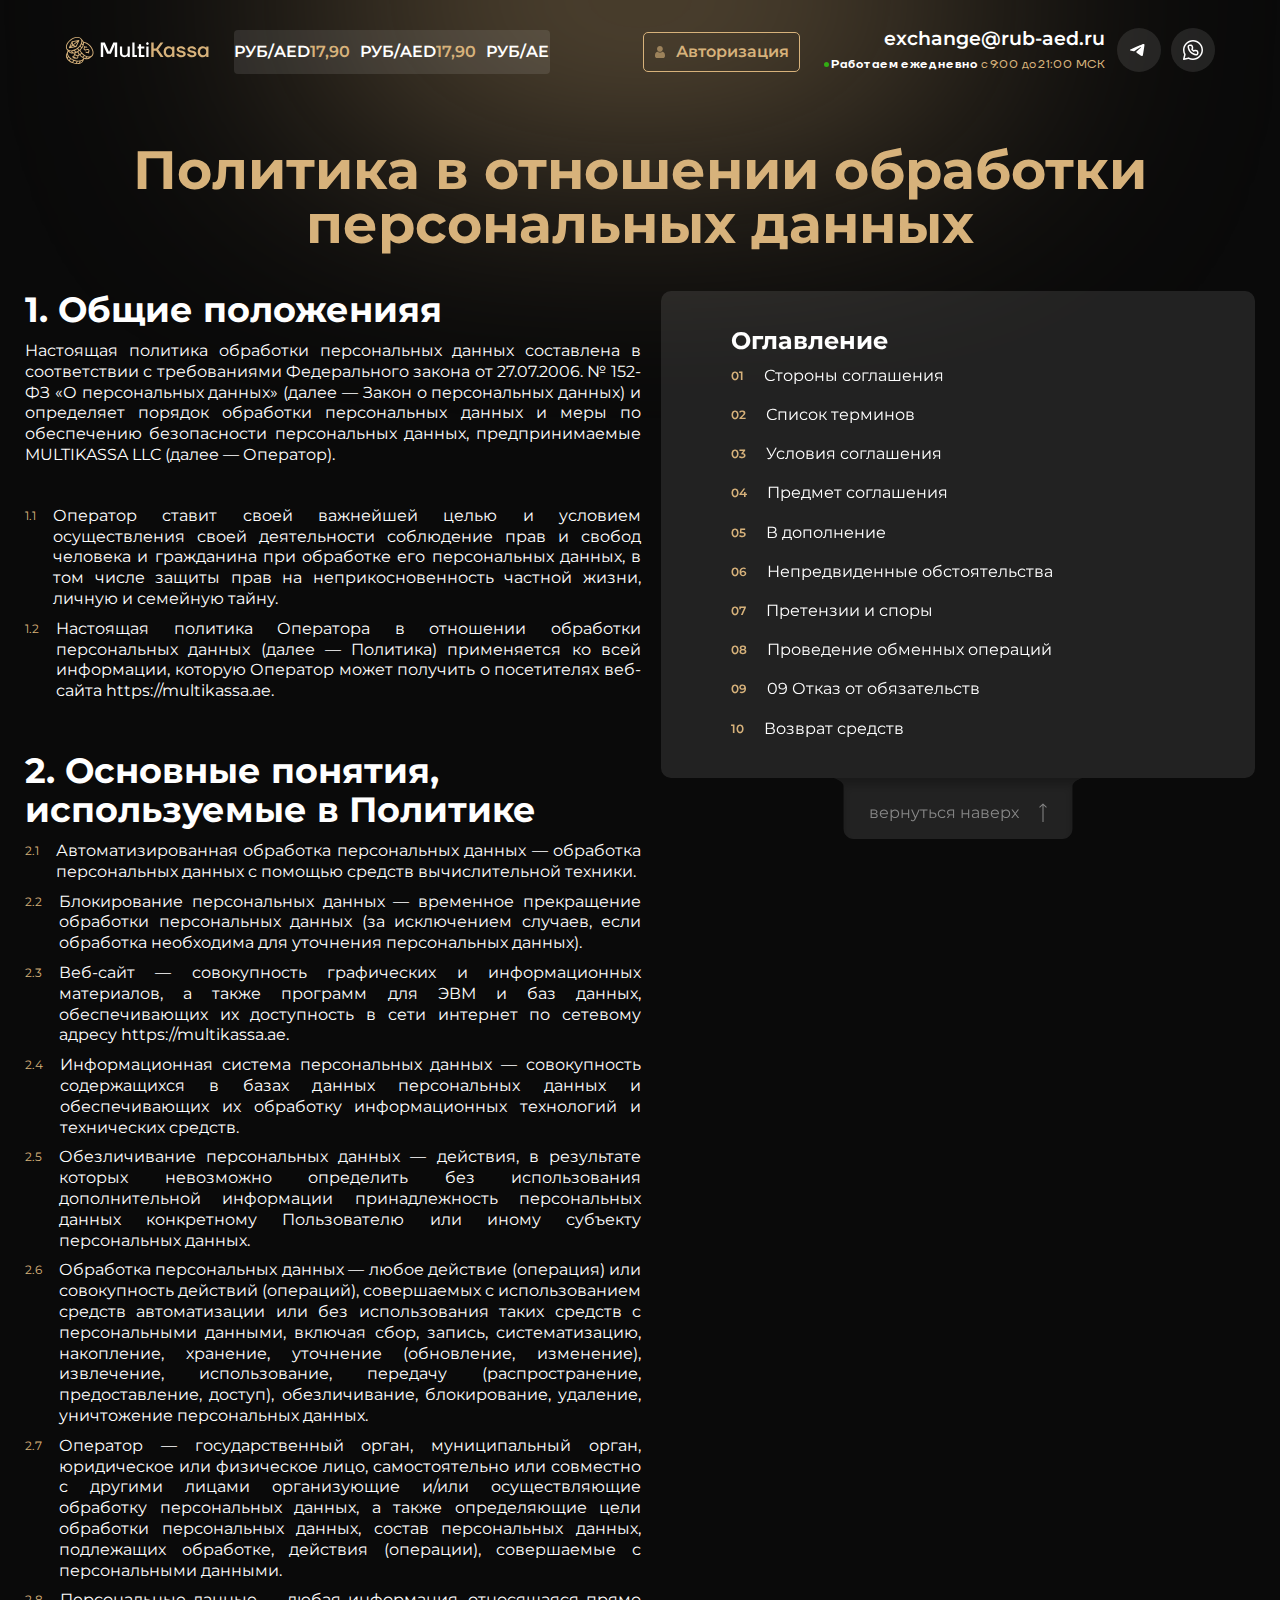
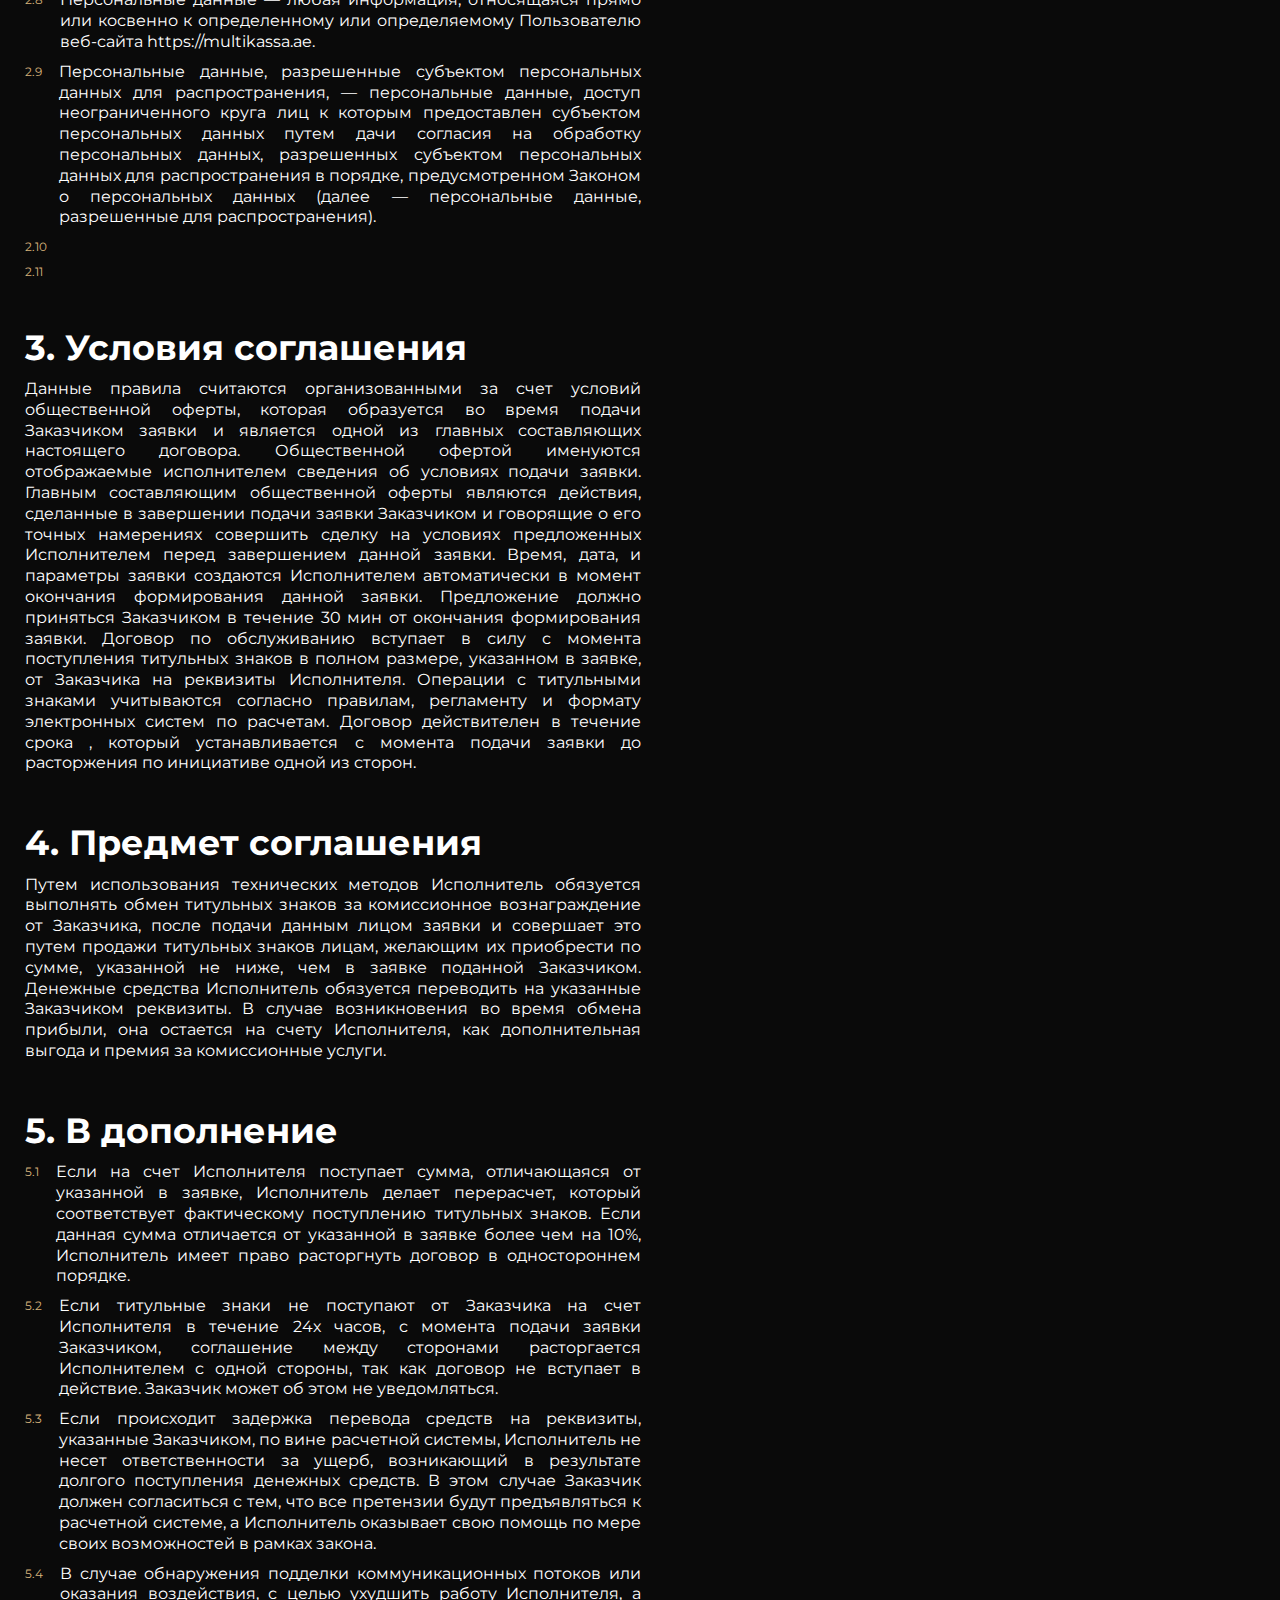
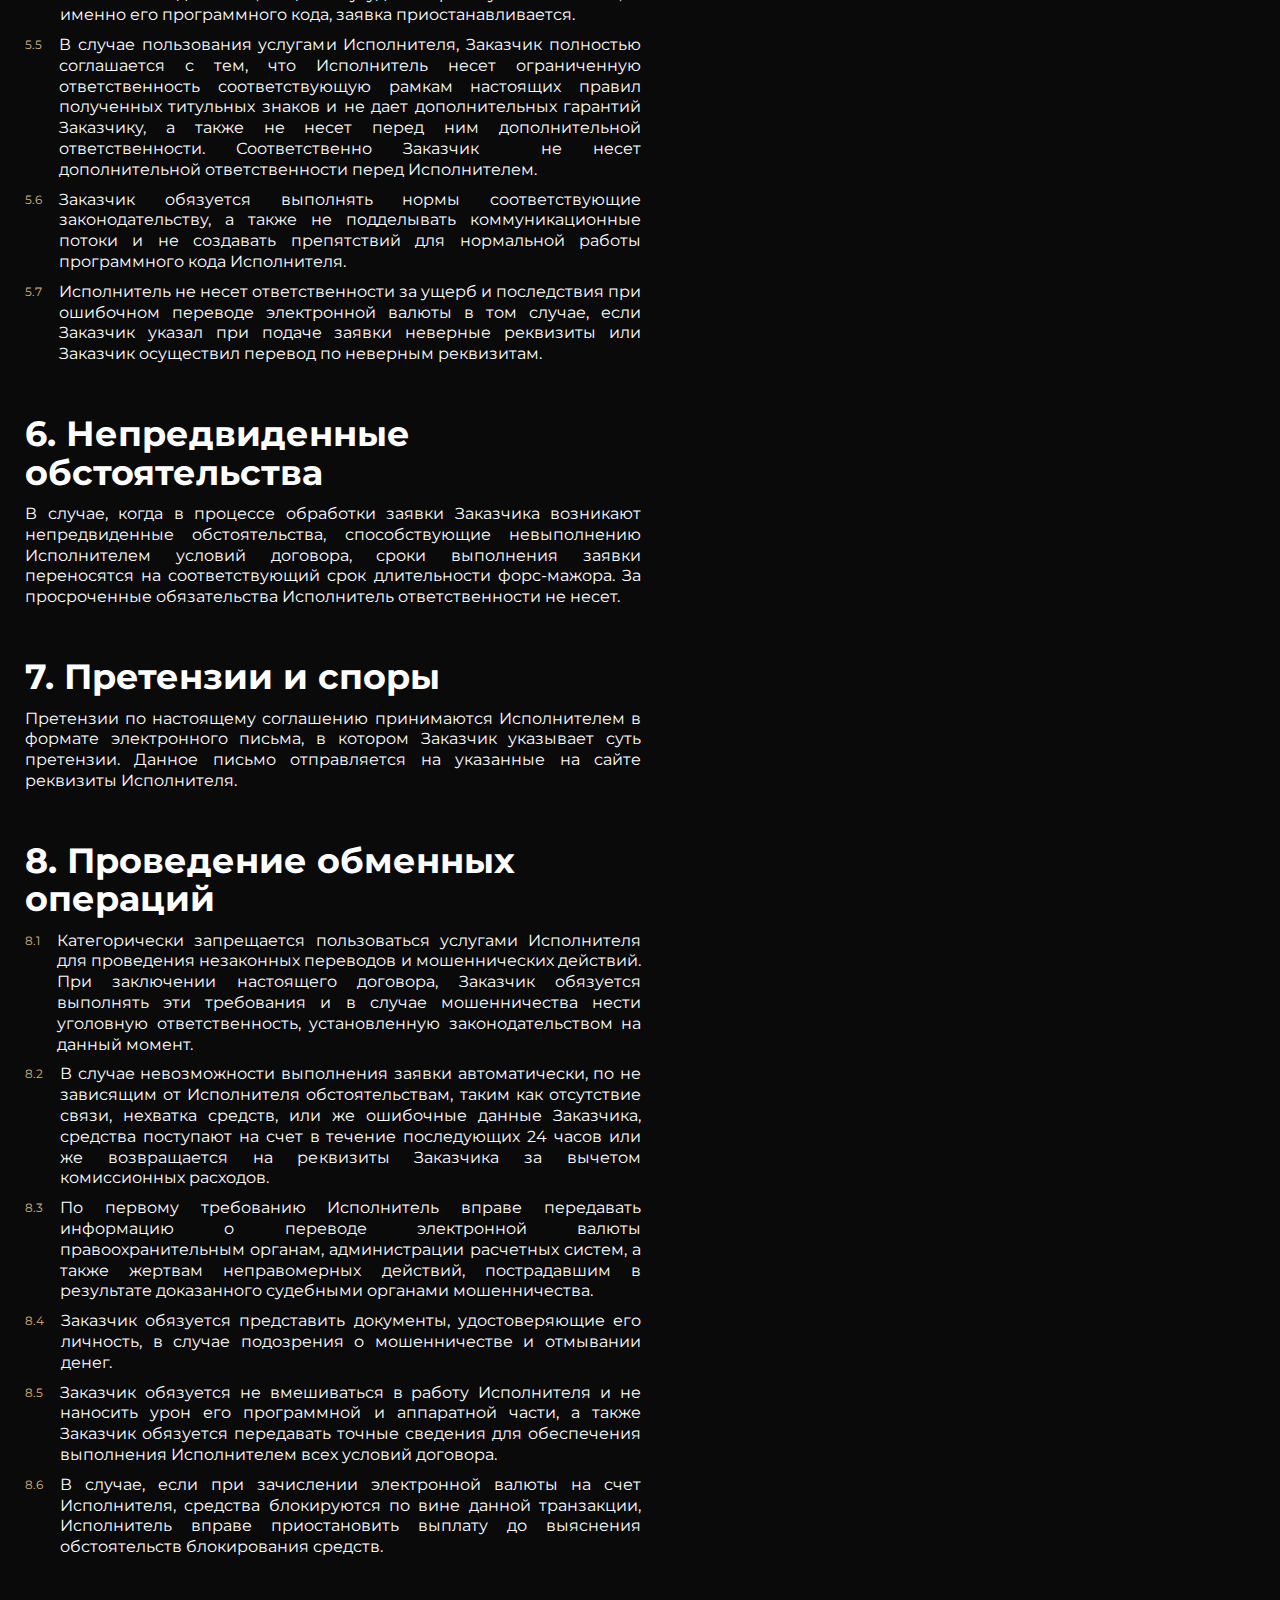
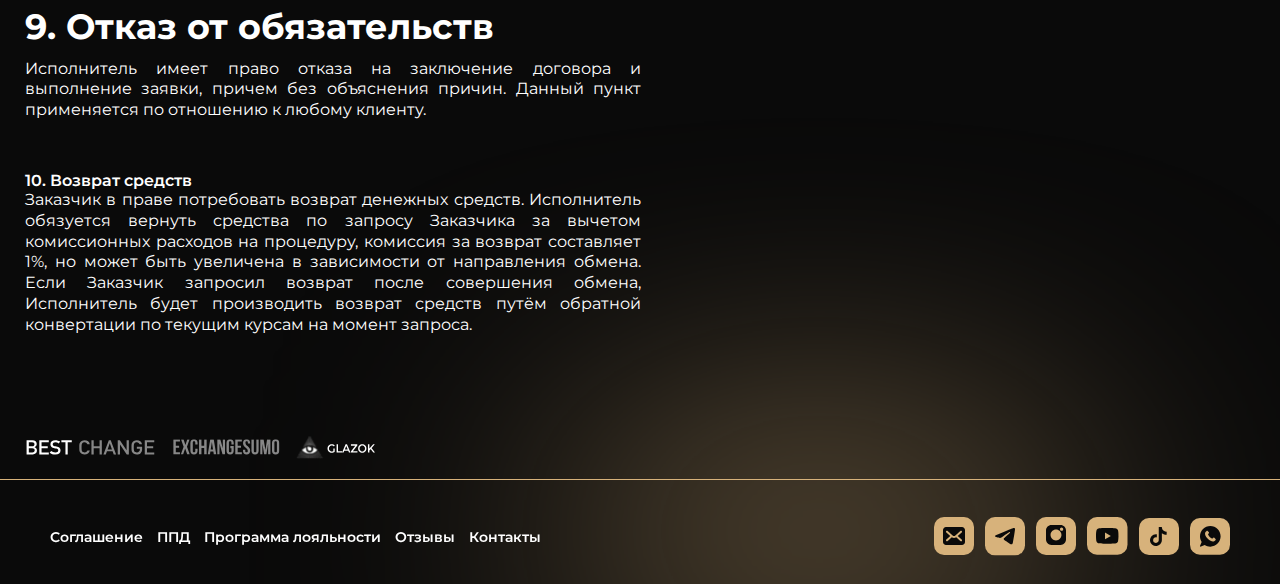
<file: policy.html>
<!DOCTYPE html>
<html lang="en">

<head>
  <meta charset="UTF-8">
  <meta name="viewport" content="width=device-width, initial-scale=1.0">
  <link rel="icon" type="image/png" href="./images/favicon-128x128.png" />
  <link rel="stylesheet" href="https://cdn.jsdelivr.net/npm/swiper@11/swiper-bundle.min.css" />
  <link rel="stylesheet" href="./css/style.min.css">
  <title>MultiKassa</title>
</head>

<body>
  <div class="wrapper">
    <header class="header" id="top">

      <div class="header__inner">
        <a href="#" class="header__logo">
          <svg xmlns="http://www.w3.org/2000/svg" width="145" height="29" viewBox="0 0 145 29" fill="none">
            <path
              d="M35.7808 21.0328V6.53283H39.778L43.7752 15.5435H44.3011L48.2983 6.53283H52.1904V21.0328H49.771V10.8828L49.9814 8.91497H49.771L45.879 17.7185H42.0921L38.2001 8.91497H37.9897L38.2001 10.8828V21.0328H35.7808ZM54.9237 16.7864V10.4685H57.1327V16.5793C57.1327 17.5045 57.3359 18.1881 57.7428 18.63C58.1635 19.0581 58.8018 19.2721 59.6572 19.2721C60.5126 19.2721 61.214 18.989 61.761 18.4228C62.3219 17.8428 62.6025 17.0902 62.6025 16.165V10.4685H64.8115V21.0328H62.6025V19.5828H62.4973C62.329 19.859 62.0695 20.1352 61.7189 20.4114C60.9616 20.9638 60.099 21.24 59.1313 21.24C57.7988 21.24 56.7611 20.8602 56.0176 20.1007C55.2884 19.3412 54.9237 18.2364 54.9237 16.7864ZM67.3328 21.0328V6.53283H69.5418V19.065H71.9612V21.0328H67.3328ZM72.593 12.4364V10.4685H73.8552V8.18997H76.0642V10.4685H79.3251V12.4364H76.0642V19.065H79.4303V21.0328H73.8552V12.4364H72.593ZM81.492 8.54211C81.2396 8.29354 81.1133 7.98974 81.1133 7.63068C81.1133 7.27163 81.2396 6.96783 81.492 6.71925C81.7445 6.45688 82.0532 6.32568 82.4177 6.32568C82.7824 6.32568 83.0909 6.45688 83.3434 6.71925C83.6101 6.96783 83.7431 7.27163 83.7431 7.63068C83.7431 7.98974 83.6101 8.29354 83.3434 8.54211C83.0909 8.79068 82.7824 8.91497 82.4177 8.91497C82.0532 8.91497 81.7445 8.79068 81.492 8.54211ZM81.3237 21.0328V10.4685H83.5327V21.0328H81.3237Z"
              fill="white" />
            <path
              d="M86.2595 21.0332V6.5332H88.6789V12.5403H91.0983L95.5162 6.5332H98.3563L93.202 13.4725L98.5667 21.0332H95.6214L91.2034 14.8189H88.6789V21.0332H86.2595ZM100.1 19.7282C99.1464 18.7063 98.6693 17.3806 98.6693 15.7511C98.6693 14.1215 99.1464 12.8027 100.1 11.7946C101.068 10.7727 102.274 10.2618 103.718 10.2618C104.63 10.2618 105.465 10.5241 106.222 11.0489C106.545 11.2699 106.832 11.5253 107.085 11.8153H107.19V10.4689H109.399V21.0332H107.19V19.5832H107.085C106.874 19.8732 106.587 20.1494 106.222 20.4118C105.465 20.9641 104.63 21.2403 103.718 21.2403C102.274 21.2403 101.068 20.7363 100.1 19.7282ZM101.825 13.1411C101.264 13.7487 100.983 14.6187 100.983 15.7511C100.983 16.8834 101.264 17.7534 101.825 18.3611C102.386 18.9687 103.158 19.2725 104.139 19.2725C105.065 19.2725 105.801 18.9687 106.348 18.3611C106.909 17.7396 107.19 16.8696 107.19 15.7511C107.19 14.6325 106.909 13.7694 106.348 13.1618C105.801 12.5403 105.065 12.2296 104.139 12.2296C103.158 12.2296 102.386 12.5334 101.825 13.1411ZM111.179 17.7189H113.598C113.696 17.9951 113.872 18.2575 114.124 18.5061C114.643 19.017 115.344 19.2725 116.228 19.2725C116.999 19.2725 117.56 19.1551 117.911 18.9203C118.261 18.6856 118.437 18.3887 118.437 18.0296C118.437 17.9053 118.409 17.7949 118.353 17.6982C118.297 17.5877 118.198 17.4911 118.058 17.4082C117.918 17.3253 117.785 17.2563 117.658 17.2011C117.532 17.132 117.343 17.0699 117.09 17.0146C116.838 16.9456 116.635 16.8973 116.48 16.8696C116.326 16.8282 116.088 16.773 115.765 16.7039C115.457 16.6349 115.225 16.5865 115.071 16.5589C112.827 16.0618 111.705 14.9984 111.705 13.3689C111.705 12.5403 112.091 11.8153 112.862 11.1939C113.633 10.5725 114.65 10.2618 115.912 10.2618C117.666 10.2618 118.977 10.8141 119.846 11.9189C120.239 12.4023 120.506 12.9546 120.646 13.5761H118.332C118.219 13.2999 118.065 13.0789 117.869 12.9132C117.378 12.4575 116.726 12.2296 115.912 12.2296C115.281 12.2296 114.804 12.3401 114.482 12.5611C114.173 12.782 114.019 13.0582 114.019 13.3896C114.019 13.5139 114.047 13.6313 114.103 13.7418C114.159 13.8384 114.257 13.9282 114.398 14.0111C114.538 14.0939 114.671 14.163 114.797 14.2182C114.937 14.2734 115.127 14.3356 115.365 14.4046C115.604 14.4599 115.807 14.5082 115.975 14.5496C116.144 14.5773 116.375 14.6256 116.67 14.6946C116.978 14.7499 117.217 14.7982 117.385 14.8396C119.629 15.3368 120.751 16.4001 120.751 18.0296C120.751 18.9134 120.344 19.673 119.531 20.3082C118.731 20.9296 117.63 21.2403 116.228 21.2403C114.405 21.2403 113.009 20.6534 112.041 19.4796C111.607 18.9411 111.319 18.3541 111.179 17.7189ZM121.903 17.7189H124.323C124.421 17.9951 124.596 18.2575 124.849 18.5061C125.367 19.017 126.069 19.2725 126.952 19.2725C127.724 19.2725 128.285 19.1551 128.635 18.9203C128.986 18.6856 129.161 18.3887 129.161 18.0296C129.161 17.9053 129.133 17.7949 129.077 17.6982C129.021 17.5877 128.923 17.4911 128.783 17.4082C128.642 17.3253 128.509 17.2563 128.383 17.2011C128.257 17.132 128.067 17.0699 127.815 17.0146C127.563 16.9456 127.359 16.8973 127.205 16.8696C127.05 16.8282 126.812 16.773 126.49 16.7039C126.181 16.6349 125.949 16.5865 125.795 16.5589C123.551 16.0618 122.429 14.9984 122.429 13.3689C122.429 12.5403 122.815 11.8153 123.586 11.1939C124.358 10.5725 125.375 10.2618 126.637 10.2618C128.39 10.2618 129.701 10.8141 130.571 11.9189C130.964 12.4023 131.23 12.9546 131.37 13.5761H129.056C128.944 13.2999 128.79 13.0789 128.593 12.9132C128.102 12.4575 127.45 12.2296 126.637 12.2296C126.006 12.2296 125.529 12.3401 125.206 12.5611C124.897 12.782 124.743 13.0582 124.743 13.3896C124.743 13.5139 124.771 13.6313 124.828 13.7418C124.884 13.8384 124.982 13.9282 125.122 14.0111C125.262 14.0939 125.396 14.163 125.522 14.2182C125.662 14.2734 125.851 14.3356 126.09 14.4046C126.328 14.4599 126.532 14.5082 126.7 14.5496C126.868 14.5773 127.1 14.6256 127.394 14.6946C127.703 14.7499 127.941 14.7982 128.11 14.8396C130.353 15.3368 131.476 16.4001 131.476 18.0296C131.476 18.9134 131.069 19.673 130.255 20.3082C129.456 20.9296 128.355 21.2403 126.952 21.2403C125.129 21.2403 123.734 20.6534 122.766 19.4796C122.331 18.9411 122.043 18.3541 121.903 17.7189ZM134.163 19.7282C133.21 18.7063 132.733 17.3806 132.733 15.7511C132.733 14.1215 133.21 12.8027 134.163 11.7946C135.131 10.7727 136.337 10.2618 137.782 10.2618C138.694 10.2618 139.528 10.5241 140.285 11.0489C140.608 11.2699 140.895 11.5253 141.148 11.8153H141.253V10.4689H143.462V21.0332H141.253V19.5832H141.148C140.937 19.8732 140.65 20.1494 140.285 20.4118C139.528 20.9641 138.694 21.2403 137.782 21.2403C136.337 21.2403 135.131 20.7363 134.163 19.7282ZM135.888 13.1411C135.327 13.7487 135.047 14.6187 135.047 15.7511C135.047 16.8834 135.327 17.7534 135.888 18.3611C136.45 18.9687 137.221 19.2725 138.203 19.2725C139.128 19.2725 139.865 18.9687 140.412 18.3611C140.973 17.7396 141.253 16.8696 141.253 15.7511C141.253 14.6325 140.973 13.7694 140.412 13.1618C139.865 12.5403 139.128 12.2296 138.203 12.2296C137.221 12.2296 136.45 12.5334 135.888 13.1411Z"
              fill="#D7B27B" />
            <path
              d="M4.34221 12.16C4.36636 12.16 4.39044 12.1581 4.41429 12.1544L11.1254 11.1074C11.2006 11.0957 11.2718 11.0657 11.3323 11.0203C11.3929 10.9749 11.4411 10.9153 11.4725 10.847L14.279 4.75404C14.3133 4.67953 14.3265 4.59725 14.3172 4.51595C14.3078 4.43466 14.2763 4.35738 14.2259 4.2923C14.1756 4.22719 14.1083 4.17678 14.0312 4.14631C13.954 4.11588 13.8699 4.10654 13.7879 4.11935L7.07672 5.16632C7.00151 5.17804 6.93043 5.208 6.86984 5.25344C6.80928 5.29889 6.76109 5.35842 6.72963 5.42671L3.92317 11.5197C3.89138 11.5887 3.87766 11.6645 3.88333 11.74C3.88896 11.8156 3.91375 11.8886 3.95544 11.9523C3.99712 12.016 4.05438 12.0684 4.12196 12.1046C4.18951 12.1409 4.26524 12.16 4.34221 12.16ZM7.7033 9.7551L9.39384 10.46L6.07308 10.978L7.7033 9.7551ZM7.98874 8.4017L7.66401 5.99227L12.1291 5.2957L7.98874 8.4017ZM7.1455 9.03428L5.51532 10.2572L6.90399 7.24233L7.1455 9.03428ZM10.8197 10.0703L8.5465 9.12252L12.6869 6.01653L10.8197 10.0703Z"
              fill="#D7B27B" />
            <path
              d="M28.4586 15.7162C28.1834 13.7268 27.1742 11.6257 25.6168 9.80013C23.6027 7.43931 20.9994 5.91802 18.6166 5.69927C18.4826 5.38104 18.3075 5.08119 18.0956 4.80713L16.4221 2.64454C15.429 1.36115 13.7209 0.755052 11.6121 0.93764C9.58072 1.11362 7.40126 2.00626 5.47515 3.4512C3.54905 4.89613 2.09646 6.72814 1.385 8.60979C0.646411 10.5631 0.786575 12.3456 1.77968 13.6291L2.74164 14.8722C2.55019 15.1304 2.39114 15.4104 2.26794 15.7061L1.22246 18.2225C0.601975 19.7158 0.936877 21.473 2.16542 23.1704C3.34886 24.8055 5.23487 26.2031 7.47602 27.1059C9.11148 27.7646 10.7994 28.1049 12.3728 28.1049C12.94 28.1065 13.5064 28.0592 14.0654 27.9637C16.1499 27.6008 17.6397 26.5785 18.2601 25.0852L19.2426 22.7204C19.4175 22.7873 19.5927 22.8483 19.7682 22.9036C20.4626 23.1299 21.1883 23.2492 21.9197 23.2573C23.0539 23.2573 24.0551 22.9271 24.8414 22.2768L26.9557 20.5281C28.2104 19.4904 28.7442 17.7815 28.4586 15.7162ZM15.3473 18.8853L16.7563 17.72C17.3758 18.404 18.0646 19.0241 18.8119 19.5706L17.4232 20.7191C16.6648 20.1849 15.9686 19.5699 15.3473 18.8853ZM14.7556 18.1912C14.5636 17.9497 14.3813 17.7029 14.2086 17.4508C14.1885 17.4166 14.1675 17.3829 14.1451 17.3498L14.141 17.3525C13.8008 16.848 13.4993 16.3193 13.2391 15.7707C13.6338 15.5308 14.0208 15.2689 14.4001 14.9849C14.499 14.9108 14.5965 14.8355 14.6927 14.7591C15.1047 15.5615 15.5978 16.3209 16.1644 17.026L14.7556 18.1912ZM13.4662 18.7C13.3738 18.9224 13.1954 19.0996 12.9703 19.1926C12.7453 19.2855 12.4919 19.2866 12.2659 19.1957L10.1361 18.3378L10.7055 16.9674C11.3007 16.7623 11.8794 16.5132 12.4367 16.2225C12.7231 16.8193 13.0556 17.3935 13.4314 17.9401C13.4928 18.0567 13.5277 18.185 13.5338 18.3163C13.5397 18.4475 13.5167 18.5784 13.4662 18.7ZM12.4176 20.5227C12.488 20.688 12.5071 20.8701 12.4723 21.0461C12.4376 21.222 12.3507 21.3839 12.2225 21.5112C12.0944 21.6385 11.9307 21.7255 11.7524 21.7612C11.574 21.797 11.3888 21.7798 11.2204 21.7119L9.09064 20.8541L9.78764 19.1766L11.9173 20.0344C12.0294 20.0792 12.1313 20.1454 12.2172 20.2292C12.303 20.313 12.3712 20.4128 12.4176 20.5227ZM5.86808 15.3679C5.91727 15.3679 5.96696 15.3671 6.0167 15.3662L6.97024 16.5985C5.757 16.4888 4.79009 16.0241 4.18524 15.2424L4.10542 15.1393C4.67937 15.2956 5.27261 15.3725 5.86808 15.3679ZM8.18251 16.5958C8.16439 16.5973 8.14652 16.5985 8.12846 16.5999L7.1041 15.2762C7.76644 15.1785 8.41775 15.0188 9.04918 14.799L10.134 16.2009C9.5001 16.4024 8.84572 16.5349 8.18251 16.5958ZM12.3562 13.0912L13.4714 14.5325C12.7128 15.0663 11.8965 15.516 11.0377 15.8734L9.93856 14.4531C10.7894 14.0812 11.5994 13.6249 12.3562 13.0912ZM14.2035 13.9833L13.0883 12.5421C13.8117 11.9653 14.4735 11.3174 15.0634 10.6085L16.1626 12.0288C15.5846 12.7493 14.9276 13.4048 14.2035 13.9833ZM16.723 11.2578L15.6383 9.85599C16.021 9.31491 16.3503 8.73902 16.6218 8.1362L17.6461 9.45994C17.6398 9.4767 17.6341 9.49337 17.6277 9.51016C17.392 10.1236 17.0886 10.7096 16.723 11.2578ZM17.9521 8.3601L16.9987 7.12795C17.1875 6.52045 17.2835 5.88867 17.2838 5.25338L17.3634 5.35634C17.9683 6.138 18.1668 7.17929 17.9521 8.3601ZM2.24755 8.92599C2.89912 7.20281 4.24346 5.5145 6.03295 4.17206C7.82244 2.82963 9.83244 2.00156 11.6927 1.84038C11.9114 1.82143 12.1245 1.81199 12.3318 1.81206C13.8143 1.81206 14.9927 2.29259 15.69 3.19374C16.4849 4.22094 16.5787 5.69615 15.9543 7.34759C15.3027 9.07076 13.9583 10.7591 12.1689 12.1016C10.3794 13.444 8.36936 14.272 6.50912 14.4332C4.72646 14.5876 3.30731 14.1072 2.51231 13.0805L2.51178 13.0798C1.71697 12.0526 1.62312 10.5774 2.24755 8.92599ZM3.45312 15.7916C4.3303 16.9253 5.76519 17.5304 7.54147 17.5304C7.77615 17.5304 8.01673 17.5198 8.2632 17.4985C8.70555 17.4592 9.14456 17.3895 9.57703 17.2899L8.23876 20.5109L7.38689 20.1678L7.03837 21.0066L7.89024 21.3497L7.54176 22.1885L8.39363 22.5316L8.74215 21.6929L9.59403 22.036L9.24551 22.8748L10.0974 23.2179L10.4459 22.3792L10.8718 22.5507C11.2088 22.6864 11.5791 22.7207 11.9359 22.6493C12.2926 22.5778 12.6199 22.4038 12.8762 22.1492C13.1325 21.8946 13.3064 21.5708 13.3758 21.219C13.4453 20.8671 13.4072 20.5028 13.2664 20.1722C13.2512 20.1365 13.2346 20.1016 13.2172 20.0672C13.4576 19.9855 13.678 19.8554 13.8646 19.6854C14.0512 19.5154 14.1999 19.3091 14.3013 19.0795C14.3144 19.095 14.3272 19.1108 14.3404 19.1263C15.5298 20.5204 16.935 21.6317 18.3979 22.3511C17.8682 23.4787 16.6506 24.259 14.9506 24.5549C13.1117 24.8751 10.9522 24.5895 8.87006 23.7508C6.78779 22.9121 5.04423 21.6255 3.96045 20.1281C2.92176 18.693 2.62321 17.2445 3.11982 16.0493C3.17978 15.9062 3.25076 15.7678 3.33213 15.6352L3.45312 15.7916ZM8.09836 24.4114L7.40158 26.0883C6.54977 25.7148 5.74243 25.2499 4.99426 24.702L5.6809 23.0493C6.43762 23.583 7.24762 24.0394 8.09836 24.4114ZM8.95056 24.7537C9.82201 25.0757 10.7245 25.3094 11.6441 25.4512L10.9574 27.1039C10.0337 26.9785 9.12689 26.7529 8.25346 26.4314L8.95056 24.7537ZM2.07433 18.5656L2.12411 18.4458C2.29193 19.0593 2.55137 19.6447 2.89394 20.1831L2.29827 21.6168C1.7795 20.5314 1.69644 19.4751 2.07433 18.5656ZM2.91496 22.6445C2.90439 22.6299 2.89437 22.6152 2.88395 22.6006L3.5239 21.0604C3.94502 21.5731 4.41494 22.045 4.92729 22.4696L4.24958 24.1008C3.75192 23.6649 3.30436 23.1766 2.91496 22.6445ZM11.9165 27.189L12.5944 25.5576C12.8717 25.5777 13.1468 25.5885 13.4182 25.5885C13.8127 25.5888 14.2067 25.5663 14.5984 25.521L13.9584 27.0614C13.9406 27.0647 13.9231 27.0682 13.9051 27.0713C13.2486 27.1821 12.5817 27.2216 11.9165 27.189ZM15.0765 26.7639L15.6722 25.3302C16.2998 25.1826 16.9016 24.944 17.458 24.6222L17.4082 24.742C17.0303 25.6516 16.2192 26.3477 15.0765 26.7639ZM18.232 21.2337L19.6026 20.1001C20.1697 20.4508 20.7695 20.7473 21.394 20.9856L20.0998 22.0559C20.0825 22.0506 20.0653 22.0457 20.048 22.0403C19.4145 21.8376 18.8055 21.5672 18.232 21.2337ZM24.2494 21.5829C23.4852 22.2149 22.4382 22.4596 21.2301 22.3046L22.4347 21.3083C22.9578 21.4379 23.4947 21.5052 24.034 21.5087C24.141 21.5087 24.2464 21.5048 24.3509 21.4989L24.2494 21.5829ZM26.3637 19.8342C25.3594 20.6648 23.8673 20.8271 22.1623 20.2916C20.3832 19.7328 18.6065 18.4909 17.1595 16.7947C16.467 15.9888 15.8806 15.1 15.414 14.1495C16.8358 12.8636 17.9097 11.3616 18.4903 9.82636C18.9213 8.68643 19.0525 7.60486 18.8901 6.64652C20.9192 6.96144 23.1814 8.3544 24.912 10.383C26.359 12.0791 27.2946 14.0166 27.5465 15.8385C27.788 17.5846 27.368 19.0036 26.3637 19.8342Z"
              fill="#D7B27B" />
            <path
              d="M20.2395 16.0971L21.0454 15.5694C21.1956 15.7249 21.3676 15.8409 21.5613 15.9172C21.9868 16.0884 22.419 16.0303 22.8577 15.743C23.2114 15.5114 23.4258 15.2695 23.5008 15.0172C23.5724 14.7599 23.5266 14.5105 23.3635 14.2691C23.2344 14.0779 23.0524 13.9758 22.8175 13.9627C22.5871 13.9467 22.2998 13.9897 21.9555 14.0918C21.2871 14.2973 20.821 14.4102 20.5571 14.4306C19.8375 14.5028 19.2891 14.2597 18.9119 13.7013C18.657 13.324 18.557 12.9034 18.6117 12.4395C18.6709 11.9726 18.8927 11.5698 19.2773 11.2309L18.793 10.514L19.5654 10.0083L20.0496 10.7252C20.6526 10.4899 21.2324 10.5166 21.7889 10.8051C22.0447 10.9352 22.2748 11.1038 22.4793 11.3109L21.6734 11.8386C21.5469 11.7182 21.406 11.6291 21.2506 11.5712C20.8927 11.4428 20.5167 11.5076 20.1227 11.7656C19.8183 11.965 19.6331 12.1879 19.5671 12.4343C19.501 12.6806 19.5427 12.9145 19.6923 13.1359C19.9165 13.4679 20.3876 13.5295 21.1053 13.3207C21.1648 13.3035 21.2792 13.2722 21.4486 13.2265C21.6145 13.1759 21.7351 13.1441 21.8103 13.1312C21.8866 13.1102 22.0044 13.0839 22.1637 13.0521C22.3242 13.0124 22.4493 12.9921 22.5391 12.9913C22.629 12.9905 22.7453 12.9906 22.8879 12.9914C23.0272 12.9873 23.1452 13.0044 23.2421 13.0425C23.34 13.0727 23.4447 13.113 23.5562 13.1634C23.6721 13.2108 23.7787 13.2825 23.8758 13.3785C23.9696 13.4695 24.0589 13.5779 24.1439 13.7036C24.4293 14.1262 24.5328 14.5663 24.4545 15.0239C24.3773 15.4736 24.1492 15.8769 23.7704 16.2338L24.2546 16.9506L23.4823 17.4564L22.9981 16.7395C22.3044 17.0414 21.6438 17.0241 21.0162 16.6877C20.7267 16.5363 20.4678 16.3394 20.2395 16.0971Z"
              fill="#D7B27B" />
          </svg>
        </a>

        <div class="header__line">
          <div class="items-wrap">
            <div class="items marquee">
              <div class="item">
                <span class="val__name">РУБ/AED</span>
                <span class="val__prise">17,90</span>
              </div>
              <div class="item">
                <span class="val__name">РУБ/AED</span>
                <span class="val__prise">17,90</span>
              </div>
              <div class="item">
                <span class="val__name">РУБ/AED</span>
                <span class="val__prise">17,90</span>
              </div>
              <div class="item">
                <span class="val__name">РУБ/AED</span>
                <span class="val__prise">17,90</span>
              </div>
              <div class="item">
                <span class="val__name">РУБ/AED</span>
                <span class="val__prise">17,90</span>
              </div>
              <div class="item">
                <span class="val__name">РУБ/AED</span>
                <span class="val__prise">17,90</span>
              </div>
              <div class="item">
                <span class="val__name">РУБ/AED</span>
                <span class="val__prise">17,90</span>
              </div>
              <div class="item">
                <span class="val__name">РУБ/AED</span>
                <span class="val__prise">17,90</span>
              </div>
              <div class="item">
                <span class="val__name">РУБ/AED</span>
                <span class="val__prise">17,90</span>
              </div>
              <div class="item">
                <span class="val__name">РУБ/AED</span>
                <span class="val__prise">17,90</span>
              </div>
            </div>
            <div aria-hidden="true" class="items marquee">
              <div class="item">
                <span class="val__name">РУБ/AED</span>
                <span class="val__prise">17,90</span>
              </div>
              <div class="item">
                <span class="val__name">РУБ/AED</span>
                <span class="val__prise">17,90</span>
              </div>
              <div class="item">
                <span class="val__name">РУБ/AED</span>
                <span class="val__prise">17,90</span>
              </div>
              <div class="item">
                <span class="val__name">РУБ/AED</span>
                <span class="val__prise">17,90</span>
              </div>
              <div class="item">
                <span class="val__name">РУБ/AED</span>
                <span class="val__prise">17,90</span>
              </div>
              <div class="item">
                <span class="val__name">РУБ/AED</span>
                <span class="val__prise">17,90</span>
              </div>
              <div class="item">
                <span class="val__name">РУБ/AED</span>
                <span class="val__prise">17,90</span>
              </div>
              <div class="item">
                <span class="val__name">РУБ/AED</span>
                <span class="val__prise">17,90</span>
              </div>
              <div class="item">
                <span class="val__name">РУБ/AED</span>
                <span class="val__prise">17,90</span>
              </div>
              <div class="item">
                <span class="val__name">РУБ/AED</span>
                <span class="val__prise">17,90</span>
              </div>
            </div>
          </div>

        </div>
        <div class="header__nav">
          <ul class="header__nav-list">
            <li><a href="#" class="header__nav-link">Программа лояльности</a></li>
            <li><a href="#" class="header__nav-link">Статьи</a></li>
            <li><a href="#" class="header__nav-link">Отзывы</a></li>
            <li><a href="#" class="header__nav-link">Контакты</a></li>
          </ul>
        </div>
        <div class="header__user">
          <button class="user__btn">
            <svg xmlns="http://www.w3.org/2000/svg" width="12" height="12" viewBox="0 0 12 12" fill="none">
              <g opacity="0.6" clip-path="url(#clip0_1_2633)">
                <path
                  d="M5.91473 5.78043C6.70886 5.78043 7.39651 5.49561 7.95837 4.93367C8.52023 4.37181 8.80505 3.68434 8.80505 2.89013C8.80505 2.09618 8.52023 1.40862 7.95828 0.846585C7.39633 0.284819 6.70877 0 5.91473 0C5.12051 0 4.43304 0.284819 3.87119 0.846676C3.30933 1.40853 3.02441 2.09609 3.02441 2.89013C3.02441 3.68434 3.30933 4.3719 3.87128 4.93376C4.43323 5.49552 5.12079 5.78043 5.91473 5.78043Z"
                  fill="#D7B27B" />
                <path
                  d="M10.9718 9.22731C10.9556 8.99349 10.9228 8.73842 10.8745 8.46908C10.8258 8.19771 10.7631 7.94118 10.688 7.70672C10.6105 7.46438 10.505 7.22506 10.3747 6.99572C10.2393 6.75769 10.0804 6.55041 9.90207 6.37985C9.71558 6.20141 9.48724 6.05795 9.22321 5.95331C8.96008 5.84921 8.66849 5.79648 8.35657 5.79648C8.23407 5.79648 8.1156 5.84674 7.88681 5.9957C7.746 6.08752 7.5813 6.19372 7.39746 6.31119C7.24026 6.41134 7.02731 6.50519 6.76428 6.59015C6.50766 6.67318 6.2471 6.7153 5.98993 6.7153C5.73276 6.7153 5.47229 6.67318 5.21539 6.59015C4.95264 6.50528 4.73969 6.41144 4.58267 6.31128C4.40057 6.19491 4.23578 6.08871 4.09286 5.9956C3.86435 5.84665 3.74579 5.79639 3.62329 5.79639C3.31128 5.79639 3.01978 5.84921 2.75674 5.9534C2.49289 6.05786 2.26447 6.20132 2.07779 6.37994C1.89954 6.5506 1.74051 6.75778 1.60538 6.99572C1.4751 7.22506 1.36963 7.46429 1.29199 7.70681C1.21701 7.94128 1.1543 8.19771 1.10559 8.46908C1.05734 8.73806 1.02457 8.99321 1.00836 9.22759C0.992432 9.4572 0.984375 9.69551 0.984375 9.9362C0.984375 10.5626 1.1835 11.0697 1.57617 11.4437C1.96399 11.8128 2.47714 12 3.10117 12H8.87924C9.50327 12 10.0162 11.8128 10.4041 11.4437C10.7969 11.07 10.996 10.5628 10.996 9.93611C10.9959 9.69432 10.9878 9.45583 10.9718 9.22731Z"
                  fill="#D7B27B" />
              </g>
              <defs>
                <clipPath id="clip0_1_2633">
                  <rect width="12" height="12" fill="white" />
                </clipPath>
              </defs>
            </svg>
            <span class="user__btn-text">Авторизация</span>
          </button>
        </div>
        <div class="header__contact">
          <div class="header__contact-link">
            <a href="mailto:exchange@rub-aed.ru">exchange@rub-aed.ru</a>
          </div>
          <div class="header__contact-bottom">
            <svg xmlns="http://www.w3.org/2000/svg" width="5" height="5" viewBox="0 0 5 5" fill="none">
              <circle cx="2.5" cy="2.5" r="2.5" fill="#32AD13" />
            </svg>
            <span>Работаем ежедневно <i>с 9:00 до 21:00 МСК</i></span>
          </div>
        </div>
        <div class="header__social">
          <a href="#" class="header__social-link">
            <svg xmlns="http://www.w3.org/2000/svg" width="44" height="44" viewBox="0 0 44 44" fill="none">
              <rect width="44" height="44" rx="22" fill="white" fill-opacity="0.1" />
              <path fill-rule="evenodd" clip-rule="evenodd"
                d="M13.9954 21.1659C17.8824 19.4724 20.4743 18.356 21.7711 17.8166C25.4739 16.2765 26.2434 16.0089 26.7448 16.0001C26.8551 15.9982 27.1018 16.0255 27.2615 16.1551C27.3964 16.2646 27.4335 16.4124 27.4513 16.5162C27.469 16.62 27.4911 16.8564 27.4736 17.0411C27.2729 19.1494 26.4047 24.2657 25.963 26.6271C25.7761 27.6263 25.408 27.9613 25.0518 27.9941C24.2775 28.0653 23.6895 27.4823 22.9396 26.9908C21.7661 26.2215 21.1031 25.7426 19.964 24.992C18.6476 24.1245 19.501 23.6477 20.2512 22.8685C20.4475 22.6646 23.8591 19.5615 23.9251 19.28C23.9334 19.2448 23.941 19.1136 23.8631 19.0443C23.7851 18.975 23.67 18.9987 23.587 19.0175C23.4693 19.0442 21.5946 20.2833 17.9629 22.7348C17.4308 23.1002 16.9488 23.2783 16.517 23.2689C16.0409 23.2586 15.1251 22.9998 14.4444 22.7785C13.6094 22.507 12.9457 22.3635 13.0035 21.9026C13.0336 21.6625 13.3642 21.4169 13.9954 21.1659Z"
                fill="white" />
            </svg>
          </a>
          <a href="#" class="header__social-link">
            <svg width="44" height="44" viewBox="0 0 44 44" fill="none" xmlns="http://www.w3.org/2000/svg">
              <rect width="44" height="44" rx="22" fill="white" fill-opacity="0.1" />
              <path fill-rule="evenodd" clip-rule="evenodd"
                d="M22 12C16.4771 12 12 16.4771 12 22C12 23.64 12.3954 25.1896 13.0964 26.5569L12.0204 31.0762C11.9908 31.2009 11.9935 31.331 12.0285 31.4542C12.0634 31.5774 12.1292 31.6896 12.2198 31.7802C12.3104 31.8708 12.4226 31.9366 12.5458 31.9715C12.669 32.0065 12.7991 32.0092 12.9237 31.9796L17.4431 30.9036C18.8104 31.6046 20.36 32 22 32C27.5229 32 32 27.5229 32 22C32 16.4771 27.5229 12 22 12ZM13.5 22C13.5 17.3056 17.3056 13.5 22 13.5C26.6944 13.5 30.5 17.3056 30.5 22C30.5 26.6944 26.6944 30.5 22 30.5C20.5145 30.5 19.12 30.1196 17.9066 29.4514C17.7433 29.3615 17.5524 29.3356 17.3711 29.3787L13.7619 30.2381L14.6212 26.6289C14.6644 26.4476 14.6385 26.2566 14.5486 26.0934C13.8804 24.8799 13.5 23.4855 13.5 22ZM19.2529 24.7471C20.7497 26.2439 22.7456 27.248 24.972 27.487C26.444 27.6449 27.5 26.4321 27.5 25.1724V24.2979C27.5 23.7883 27.3357 23.2923 27.0315 22.8834C26.7274 22.4746 26.2995 22.1747 25.8114 22.0282L25.7417 22.0074L25.6705 21.9934L24.6677 21.7959C24.3453 21.7124 24.0089 21.6979 23.6804 21.7532C23.3519 21.8085 23.0388 21.9324 22.7615 22.1169C22.4351 21.8597 22.1403 21.5649 21.8831 21.2385C22.0676 20.9611 22.1916 20.648 22.247 20.3195C22.3023 19.991 22.2877 19.6545 22.2042 19.332L22.0065 18.3294L21.9925 18.2581L21.9716 18.1885C21.8252 17.7005 21.5253 17.2726 21.1165 16.9684C20.7077 16.6643 20.2118 16.5 19.7022 16.5H18.8275C17.5679 16.5 16.355 17.5557 16.5129 19.0279C16.7519 21.2541 17.7559 23.2502 19.2529 24.7471ZM23.4594 23.4747C23.5704 23.3638 23.7094 23.2849 23.8616 23.2466C24.0138 23.2082 24.1735 23.2118 24.3239 23.2569L25.3805 23.465C25.5596 23.5188 25.7165 23.6288 25.8281 23.7789C25.9397 23.9289 26 24.1109 26 24.2979V25.1724C26 25.6525 25.6095 26.0467 25.1321 25.9955C23.9394 25.8681 22.7907 25.4736 21.7712 24.8415C21.2425 24.5139 20.7534 24.1263 20.3136 23.6864C19.8737 23.2466 19.4861 22.7575 19.1585 22.2287C18.5264 21.2093 18.132 20.0605 18.0045 18.8677C17.9532 18.3904 18.3475 18 18.8275 18H19.7021C19.8891 18 20.071 18.0604 20.221 18.172C20.3709 18.2836 20.4809 18.4406 20.5346 18.6196L20.743 19.676C20.7881 19.8264 20.7917 19.9861 20.7533 20.1384C20.715 20.2906 20.6361 20.4296 20.5251 20.5406L20.3851 20.6806C20.2925 20.7729 20.2259 20.888 20.192 21.0142C20.1455 21.1896 20.1665 21.3794 20.2674 21.5421C20.5419 21.9854 20.8668 22.3955 21.2355 22.7642C21.6042 23.133 22.0144 23.458 22.4577 23.7325C22.6205 23.8332 22.8101 23.8544 22.9856 23.8079C23.1119 23.774 23.227 23.7074 23.3192 23.6147L23.4594 23.4747Z"
                fill="white" />
            </svg>

          </a>
        </div>
      </div>

    </header>
    <main class="main">
      <div class="body__line">
        <div class="items-wrap">
          <div class="items marquee">
            <div class="item">
              <span class="val__name">РУБ/AED</span>
              <span class="val__prise">17,90</span>
            </div>
            <div class="item">
              <span class="val__name">РУБ/AED</span>
              <span class="val__prise">17,90</span>
            </div>
            <div class="item">
              <span class="val__name">РУБ/AED</span>
              <span class="val__prise">17,90</span>
            </div>
            <div class="item">
              <span class="val__name">РУБ/AED</span>
              <span class="val__prise">17,90</span>
            </div>
            <div class="item">
              <span class="val__name">РУБ/AED</span>
              <span class="val__prise">17,90</span>
            </div>
            <div class="item">
              <span class="val__name">РУБ/AED</span>
              <span class="val__prise">17,90</span>
            </div>
            <div class="item">
              <span class="val__name">РУБ/AED</span>
              <span class="val__prise">17,90</span>
            </div>
            <div class="item">
              <span class="val__name">РУБ/AED</span>
              <span class="val__prise">17,90</span>
            </div>
            <div class="item">
              <span class="val__name">РУБ/AED</span>
              <span class="val__prise">17,90</span>
            </div>
            <div class="item">
              <span class="val__name">РУБ/AED</span>
              <span class="val__prise">17,90</span>
            </div>
          </div>
          <div aria-hidden="true" class="items marquee">
            <div class="item">
              <span class="val__name">РУБ/AED</span>
              <span class="val__prise">17,90</span>
            </div>
            <div class="item">
              <span class="val__name">РУБ/AED</span>
              <span class="val__prise">17,90</span>
            </div>
            <div class="item">
              <span class="val__name">РУБ/AED</span>
              <span class="val__prise">17,90</span>
            </div>
            <div class="item">
              <span class="val__name">РУБ/AED</span>
              <span class="val__prise">17,90</span>
            </div>
            <div class="item">
              <span class="val__name">РУБ/AED</span>
              <span class="val__prise">17,90</span>
            </div>
            <div class="item">
              <span class="val__name">РУБ/AED</span>
              <span class="val__prise">17,90</span>
            </div>
            <div class="item">
              <span class="val__name">РУБ/AED</span>
              <span class="val__prise">17,90</span>
            </div>
            <div class="item">
              <span class="val__name">РУБ/AED</span>
              <span class="val__prise">17,90</span>
            </div>
            <div class="item">
              <span class="val__name">РУБ/AED</span>
              <span class="val__prise">17,90</span>
            </div>
            <div class="item">
              <span class="val__name">РУБ/AED</span>
              <span class="val__prise">17,90</span>
            </div>
          </div>
        </div>

      </div>
      <div class="container container-main">
        <div class="agreements__inner">
          <h4 class="agreements__title">Политика в отношении обработки персональных данных</h4>
          <div class="agreements__wrapper">
            <div class="agreements__body">
              <div class="agreements__body-item" id="item1">
                <h6 class="agreements__heading">1. Общие положенияя</h6>
                <p>
                  Настоящая политика обработки персональных данных составлена в соответствии с требованиями Федерального
                  закона от 27.07.2006. № 152-ФЗ «О персональных данных» (далее — Закон о персональных данных) и
                  определяет порядок обработки персональных данных и меры по обеспечению безопасности персональных
                  данных, предпринимаемые MULTIKASSA LLC (далее — Оператор).
                </p>
                <div class="agreements__body-list mt">
                  <p>1.1</p>
                  <span>
                    Оператор ставит своей важнейшей целью и условием осуществления своей деятельности соблюдение прав и
                    свобод человека и гражданина при обработке его персональных данных, в том числе защиты прав на
                    неприкосновенность частной жизни, личную и семейную тайну.
                  </span>
                </div>
                <div class="agreements__body-list">
                  <p>1.2</p>
                  <span>
                    Настоящая политика Оператора в отношении обработки персональных данных (далее — Политика)
                    применяется ко всей информации, которую Оператор может получить о посетителях веб-сайта
                    https://multikassa.ae.
                  </span>
                </div>
              </div>
              <div class="agreements__body-item" id="item2">
                <h6 class="agreements__heading">2. Основные понятия, используемые в Политике</h6>
                <p>
                <div class="agreements__body-list">
                  <p>2.1</p>
                  <span>
                    Автоматизированная обработка персональных данных — обработка персональных данных с помощью средств
                    вычислительной техники.
                  </span>
                </div>
                <div class="agreements__body-list">
                  <p>2.2</p>
                  <span>
                    Блокирование персональных данных — временное прекращение обработки персональных данных (за
                    исключением случаев, если обработка необходима для уточнения персональных данных).
                  </span>
                </div>
                <div class="agreements__body-list">
                  <p>2.3</p>
                  <span>
                    Веб-сайт — совокупность графических и информационных материалов, а также программ для ЭВМ и баз
                    данных, обеспечивающих их доступность в сети интернет по сетевому адресу https://multikassa.ae.
                  </span>
                </div>
                <div class="agreements__body-list">
                  <p>2.4</p>
                  <span>
                    Информационная система персональных данных — совокупность содержащихся в базах данных персональных
                    данных и обеспечивающих их обработку информационных технологий и технических средств.
                  </span>
                </div>
                <div class="agreements__body-list">
                  <p>2.5</p>
                  <span>
                    Обезличивание персональных данных — действия, в результате которых невозможно определить без
                    использования дополнительной информации принадлежность персональных данных конкретному Пользователю
                    или иному субъекту персональных данных.
                  </span>
                </div>
                <div class="agreements__body-list">
                  <p>2.6</p>
                  <span>
                    Обработка персональных данных — любое действие (операция) или совокупность действий (операций),
                    совершаемых с использованием средств автоматизации или без использования таких средств с
                    персональными данными, включая сбор, запись, систематизацию, накопление, хранение, уточнение
                    (обновление, изменение), извлечение, использование, передачу (распространение, предоставление,
                    доступ), обезличивание, блокирование, удаление, уничтожение персональных данных.
                  </span>
                </div>
                <div class="agreements__body-list">
                  <p>2.7</p>
                  <span>
                    Оператор — государственный орган, муниципальный орган, юридическое или физическое лицо,
                    самостоятельно или совместно с другими лицами организующие и/или осуществляющие обработку
                    персональных данных, а также определяющие цели обработки персональных данных, состав персональных
                    данных, подлежащих обработке, действия (операции), совершаемые с персональными данными.
                  </span>
                </div>
                <div class="agreements__body-list">
                  <p>2.8</p>
                  <span>
                    Персональные данные — любая информация, относящаяся прямо или косвенно к определенному или
                    определяемому Пользователю веб-сайта https://multikassa.ae.
                  </span>
                </div>
                <div class="agreements__body-list">
                  <p>2.9</p>
                  <span>
                    Персональные данные, разрешенные субъектом персональных данных для распространения, — персональные
                    данные, доступ неограниченного круга лиц к которым предоставлен субъектом персональных данных путем
                    дачи согласия на обработку персональных данных, разрешенных субъектом персональных данных для
                    распространения в порядке, предусмотренном Законом о персональных данных (далее — персональные
                    данные, разрешенные для распространения).
                  </span>
                </div>

                <div class="agreements__body-list">
                  <p>2.10</p>
                  <span>

                  </span>
                </div>
                <div class="agreements__body-list">
                  <p>2.11</p>
                  <span>

                  </span>
                </div>
                </p>
              </div>
              <div class="agreements__body-item" id="item3">
                <h6 class="agreements__heading">3. Условия соглашения</h6>
                <p>
                  Данные правила считаются организованными за счет условий общественной оферты, которая образуется во
                  время подачи Заказчиком заявки и является одной из главных составляющих настоящего договора.
                  Общественной офертой именуются отображаемые исполнителем сведения об условиях подачи заявки. Главным
                  составляющим общественной оферты являются действия, сделанные в завершении подачи заявки Заказчиком и
                  говорящие о его точных намерениях совершить сделку на условиях предложенных Исполнителем перед
                  завершением данной заявки. Время, дата, и параметры заявки создаются Исполнителем автоматически в
                  момент окончания формирования данной заявки. Предложение должно приняться Заказчиком в течение 30 мин
                  от окончания формирования заявки. Договор по обслуживанию вступает в силу с момента поступления
                  титульных знаков в полном размере, указанном в заявке, от Заказчика на реквизиты Исполнителя. Операции
                  с титульными знаками учитываются согласно правилам, регламенту и формату электронных систем по
                  расчетам. Договор действителен в течение срока , который устанавливается с момента подачи заявки до
                  расторжения по инициативе одной из сторон.
                </p>
              </div>
              <div class="agreements__body-item" id="item4">
                <h6 class="agreements__heading">4. Предмет соглашения</h6>
                <p>
                  Путем использования технических методов Исполнитель обязуется выполнять обмен титульных знаков за
                  комиссионное вознаграждение от Заказчика, после подачи данным лицом заявки и совершает это путем
                  продажи титульных знаков лицам, желающим их приобрести по сумме, указанной не ниже, чем в заявке
                  поданной Заказчиком. Денежные средства Исполнитель обязуется переводить на указанные Заказчиком
                  реквизиты. В случае возникновения во время обмена прибыли, она остается на счету Исполнителя, как
                  дополнительная выгода и премия за комиссионные услуги.
                </p>
              </div>
              <div class="agreements__body-item" id="item5">
                <h6 class="agreements__heading">5. В дополнение</h6>
                <p>
                <div class="agreements__body-list">
                  <p>5.1</p>
                  <span>
                    Если на счет Исполнителя поступает сумма, отличающаяся от указанной в заявке, Исполнитель делает
                    перерасчет, который соответствует фактическому поступлению титульных знаков. Если данная сумма
                    отличается от указанной в заявке более чем на 10%, Исполнитель имеет право расторгнуть договор в
                    одностороннем порядке.
                  </span>
                </div>
                <div class="agreements__body-list">
                  <p>5.2</p>
                  <span>
                    Если титульные знаки не поступают от Заказчика на счет Исполнителя в течение 24х часов, с момента
                    подачи заявки Заказчиком, соглашение между сторонами расторгается Исполнителем с одной стороны, так
                    как договор не вступает в действие. Заказчик может об этом не уведомляться.
                  </span>
                </div>
                <div class="agreements__body-list">
                  <p>5.3</p>
                  <span>
                    Если происходит задержка перевода средств на реквизиты, указанные Заказчиком, по вине расчетной
                    системы, Исполнитель не несет ответственности за ущерб, возникающий в результате долгого поступления
                    денежных средств. В этом случае Заказчик должен согласиться с тем, что все претензии будут
                    предъявляться к расчетной системе, а Исполнитель оказывает свою помощь по мере своих возможностей в
                    рамках закона.
                  </span>
                </div>
                <div class="agreements__body-list">
                  <p>5.4</p>
                  <span>
                    В случае обнаружения подделки коммуникационных потоков или оказания воздействия, с целью ухудшить
                    работу Исполнителя, а именно его программного кода, заявка приостанавливается.
                  </span>
                </div>
                <div class="agreements__body-list">
                  <p>5.5</p>
                  <span>
                    В случае пользования услугами Исполнителя, Заказчик полностью соглашается с тем, что Исполнитель
                    несет ограниченную ответственность соответствующую рамкам настоящих правил полученных титульных
                    знаков и не дает дополнительных гарантий Заказчику, а также не несет перед ним дополнительной
                    ответственности. Соответственно Заказчик  не несет дополнительной ответственности перед
                    Исполнителем.
                  </span>
                </div>
                <div class="agreements__body-list">
                  <p>5.6</p>
                  <span>
                    Заказчик обязуется выполнять нормы соответствующие законодательству, а также не подделывать
                    коммуникационные потоки и не создавать препятствий для нормальной работы программного кода
                    Исполнителя.
                  </span>
                </div>
                <div class="agreements__body-list">
                  <p>5.7</p>
                  <span>
                    Исполнитель не несет ответственности за ущерб и последствия при ошибочном переводе электронной
                    валюты в том случае, если Заказчик указал при подаче заявки неверные реквизиты или Заказчик
                    осуществил перевод по неверным реквизитам. 
                  </span>
                </div>
                </p>
              </div>
              <div class="agreements__body-item" id="item6">
                <h6 class="agreements__heading">6. Непредвиденные обстоятельства</h6>
                <p>
                  В случае, когда в процессе обработки заявки Заказчика возникают непредвиденные обстоятельства,
                  способствующие невыполнению Исполнителем условий договора, сроки выполнения заявки переносятся на
                  соответствующий срок длительности форс-мажора. За просроченные обязательства Исполнитель
                  ответственности не несет.
                </p>
              </div>
              <div class="agreements__body-item" id="item7">
                <h6 class="agreements__heading">7. Претензии и споры</h6>
                <p>
                  Претензии по настоящему соглашению принимаются Исполнителем в формате электронного письма, в котором
                  Заказчик указывает суть претензии. Данное письмо отправляется на указанные на сайте реквизиты
                  Исполнителя.
                </p>
              </div>
              <div class="agreements__body-item" id="item8">
                <h6 class="agreements__heading">8. Проведение обменных операций</h6>
                <p>
                <div class="agreements__body-list">
                  <p>8.1</p>
                  <span>
                    Категорически запрещается пользоваться услугами Исполнителя для проведения незаконных переводов и
                    мошеннических действий. При заключении настоящего договора, Заказчик обязуется выполнять эти
                    требования и в случае мошенничества нести уголовную ответственность, установленную законодательством
                    на данный момент.
                  </span>
                </div>
                <div class="agreements__body-list">
                  <p>8.2</p>
                  <span>
                    В случае невозможности выполнения заявки автоматически, по не зависящим от Исполнителя
                    обстоятельствам, таким как отсутствие связи, нехватка средств, или же ошибочные данные Заказчика,
                    средства поступают на счет в течение последующих 24 часов или же возвращается на реквизиты Заказчика
                    за вычетом комиссионных расходов.
                  </span>
                </div>
                <div class="agreements__body-list">
                  <p>8.3</p>
                  <span>
                    По первому требованию Исполнитель вправе передавать информацию о переводе электронной валюты
                    правоохранительным органам, администрации расчетных систем, а также жертвам неправомерных действий,
                    пострадавшим в результате доказанного судебными органами мошенничества.
                  </span>
                </div>
                <div class="agreements__body-list">
                  <p>8.4</p>
                  <span>
                    Заказчик обязуется представить документы, удостоверяющие его личность, в случае подозрения о
                    мошенничестве и отмывании денег.
                  </span>
                </div>
                <div class="agreements__body-list">
                  <p>8.5</p>
                  <span>
                    Заказчик обязуется не вмешиваться в работу Исполнителя и не наносить урон его программной и
                    аппаратной части, а также Заказчик обязуется передавать точные сведения для обеспечения выполнения
                    Исполнителем всех условий договора.
                  </span>
                </div>
                <div class="agreements__body-list">
                  <p>8.6</p>
                  <span>
                    В случае, если при зачислении электронной валюты на счет Исполнителя, средства блокируются по вине
                    данной транзакции, Исполнитель вправе приостановить выплату до выяснения обстоятельств блокирования
                    средств.
                  </span>
                </div>
                </p>
              </div>
              <div class="agreements__body-item" id="item9">
                <h6 class="agreements__heading">9. Отказ от обязательств</h6>
                <p>
                  Исполнитель имеет право отказа на заключение договора и выполнение заявки, причем без объяснения
                  причин. Данный пункт применяется по отношению к любому клиенту.
                </p>
              </div>
              <div class="agreements__body-item" id="item10" <h6 class="agreements__heading">10. Возврат средств</h6>
                <p>
                  Заказчик в праве потребовать возврат денежных средств. Исполнитель обязуется вернуть средства по
                  запросу Заказчика за вычетом комиссионных расходов на процедуру, комиссия за возврат составляет 1%, но
                  может быть увеличена в зависимости от направления обмена.

                  Если Заказчик запросил возврат после совершения обмена, Исполнитель будет производить возврат средств
                  путём обратной конвертации по текущим курсам на момент запроса.
                </p>
              </div>

            </div>
            <div class="agreements__aside">
              <div class="agreements__aside-wrap">
                <h6 class="agreements__aside-title">Оглавление</h6>
                <a href="#item1" class="agreements__aside-item">
                  <span>01</span>
                  <p>Стороны соглашения</p>
                </a>
                <a href="#item2" class="agreements__aside-item">
                  <span>02</span>
                  <p>
                    Список терминов</p>
                </a>
                <a href="#item3" class="agreements__aside-item">
                  <span>03</span>
                  <p>
                    Условия соглашения</p>
                </a>
                <a href="#item4" class="agreements__aside-item">
                  <span>04</span>
                  <p>
                    Предмет соглашения
                  </p>
                </a>
                <a href="#item5" class="agreements__aside-item">
                  <span>05</span>
                  <p>

                    В дополнение</p>
                </a>
                <a href="#item6" class="agreements__aside-item">
                  <span>06</span>
                  <p>

                    Непредвиденные обстоятельства</p>
                </a>
                <a href="#item7" class="agreements__aside-item">
                  <span>07</span>
                  <p>
                    Претензии и споры</p>
                </a>
                <a href="#item8" class="agreements__aside-item">
                  <span>08</span>
                  <p>
                    Проведение обменных операций</p>
                </a>
                <a href="#item9" class="agreements__aside-item">
                  <span>09</span>
                  <p>09
                    Отказ от обязательств</p>
                </a>
                <a href="#item10" class="agreements__aside-item">
                  <span>10</span>
                  <p>
                    Возврат средств</p>
                </a>
              </div>
              <a href="#top" class="top__link">


                <svg xmlns="http://www.w3.org/2000/svg" width="249" height="61" viewBox="0 0 249 61" fill="none"
                  class="figure">
                  <g filter="url(#filter0_i_1544_30896)">
                    <path
                      d="M0 0L249 0C249 0 239 3 239 8C239 13 239 16 239 16V51C239 56.5228 234.523 61 229 61H20C14.4772 61 10 56.5228 10 51V16C10 16 10 13 10 8C10 3 0 0 0 0Z"
                      fill="#222222" />
                  </g>
                  <defs>
                    <filter id="filter0_i_1544_30896" x="0" y="0" width="249" height="68" filterUnits="userSpaceOnUse"
                      color-interpolation-filters="sRGB">
                      <feFlood flood-opacity="0" result="BackgroundImageFix" />
                      <feBlend mode="normal" in="SourceGraphic" in2="BackgroundImageFix" result="shape" />
                      <feColorMatrix in="SourceAlpha" type="matrix" values="0 0 0 0 0 0 0 0 0 0 0 0 0 0 0 0 0 0 127 0"
                        result="hardAlpha" />
                      <feOffset dy="7" />
                      <feGaussianBlur stdDeviation="5" />
                      <feComposite in2="hardAlpha" operator="arithmetic" k2="-1" k3="1" />
                      <feColorMatrix type="matrix" values="0 0 0 0 0 0 0 0 0 0 0 0 0 0 0 0 0 0 0.25 0" />
                      <feBlend mode="normal" in2="shape" result="effect1_innerShadow_1544_30896" />
                    </filter>
                  </defs>
                </svg>
                <div class="top__link-text">
                  <span class="top__link-wrap">вернуться наверх
                    <svg xmlns="http://www.w3.org/2000/svg" width="8" height="19" viewBox="0 0 8 19" fill="none">
                      <path
                        d="M4.35355 0.646446C4.15829 0.451185 3.84171 0.451185 3.64645 0.646446L0.464465 3.82843C0.269203 4.02369 0.269203 4.34027 0.464465 4.53553C0.659728 4.7308 0.97631 4.7308 1.17157 4.53553L4 1.70711L6.82843 4.53553C7.02369 4.7308 7.34027 4.7308 7.53553 4.53553C7.7308 4.34027 7.7308 4.02369 7.53553 3.82843L4.35355 0.646446ZM4.5 19L4.5 1L3.5 1L3.5 19L4.5 19Z"
                        fill="#878787" />
                    </svg>
                  </span>
                </div>
              </a>
            </div>
          </div>
        </div>
      </div>
      <div class="user__form">
        <div class="user__form-overlay"></div>
        <div class="user__form-wrap">
          <div class="reg">
            <h4>Регистрация</h4>
            <form action="" class="user__form-reg">
              <div class="user__form-input user__form-input-name">
                <input type="text" placeholder="Введите ваше имя">
              </div>
              <div class="user__form-input user__form-input-mail">
                <input type="tel" placeholder="Введите ваш телефон">
              </div>
              <div class="user__form-input-box">
                <div class="user__form-input user__form-input-pass">
                  <input type="password" placeholder="Пароль">
                </div>
                <div class="user__form-input user__form-input-pass">
                  <input type="password" placeholder="Повторите пароль">
                </div>
              </div>
              <button class="send-reg user__form-btn gold-btn">
                ЗАРЕГИСТРИРОВАТЬСЯ
              </button>
            </form>
            <span class="policy-form">Даю согласие на <a href="#">обработку персональных данных</a></span>
            <a href="#" class="replace__form">ВОЙТИ</a>
          </div>
          <div class="sing">
            <h4>Авторизация</h4>
            <form action="" class="user__form-sing">
              <div class="user__form-input user__form-input-name">
                <input type="text" placeholder="Введите ваше имя">
              </div>
              <div class="pass__box">
                <div class="user__form-input user__form-input-pass">
                  <input type="password" placeholder="Введите ваш пароль">
                </div>
                <a href="#" class="pass-forgot">Забыли пароль?</a>
              </div>


              <button class="send-reg user__form-btn gold-btn">
                ВОЙТИ
              </button>
              <button class="send-reg user__form-btn tg blue-btn">
                <span>ВОЙТИ ЧЕРЕЗ TELEGRAM
                  <svg xmlns="http://www.w3.org/2000/svg" width="14" height="14" viewBox="0 0 14 14" fill="none">
                    <g clip-path="url(#clip0_1539_11410)">
                      <path
                        d="M5.49335 8.85566L5.26177 12.113C5.5931 12.113 5.7366 11.9707 5.90869 11.7997L7.4621 10.3152L10.6809 12.6724C11.2713 13.0014 11.6872 12.8282 11.8464 12.1293L13.9593 2.22899L13.9599 2.22841C14.1471 1.35574 13.6443 1.01449 13.0691 1.22857L0.649937 5.98332C-0.197646 6.31232 -0.184813 6.78482 0.505854 6.99891L3.68094 7.98649L11.056 3.37174C11.4031 3.14191 11.7187 3.26907 11.4591 3.49891L5.49335 8.85566Z"
                        fill="white" />
                    </g>
                    <defs>
                      <clipPath id="clip0_1539_11410">
                        <rect width="14" height="14" fill="white" />
                      </clipPath>
                    </defs>
                  </svg>
                </span>
              </button>
            </form>
            <a href="#" class="replace__form">ЗАРЕГИСТРИРОВАТЬСЯ</a>
          </div>
          <div class="code__form">

            <h4>Код</h4>
            <form action="" class="user__form-sing">
              <div class="pass__box">
                <div class="user__form-input">
                  <input type="text" placeholder="Введите код ">
                </div>
              </div>
              <button class="send-reg user__form-btn gold-btn">
                отправить код
              </button>
              <a href="#" class="code-reset">отправить код повторно</a>
            </form>

          </div>
        </div>

      </div>
      <div class="container">
        <div class="footer__box">
          <a href="" class="footer__box-link">
            <svg xmlns="http://www.w3.org/2000/svg" width="131" height="17" viewBox="0 0 131 17" fill="none">
              <path
                d="M1.57031 15.4854V1.26015H7.33088C8.79226 1.27316 9.89001 1.62439 10.6241 2.31387C11.365 3.00984 11.7354 3.93022 11.7354 5.075C11.7491 5.66041 11.6029 6.21978 11.297 6.75315C11.1407 7.00682 10.9163 7.24749 10.6241 7.47514C10.3318 7.7158 9.97157 7.9337 9.54335 8.12882V8.16788C10.3522 8.3695 10.964 8.77602 11.3785 9.38746C11.766 10.0184 11.9598 10.7045 11.9598 11.4461C11.9462 12.6754 11.5451 13.6478 10.7566 14.3634C9.97497 15.1114 8.99958 15.4854 7.83047 15.4854H1.57031ZM7.2901 9.17276H3.82356V13.4462H7.2901C8.12614 13.4332 8.73789 13.2153 9.12532 12.7925C9.51277 12.3762 9.70649 11.8819 9.70649 11.3095C9.70649 10.7241 9.51277 10.2233 9.12532 9.80697C8.73789 9.39715 8.12614 9.18585 7.2901 9.17276ZM7.07599 3.18221H3.82356V7.25073H7.07599C7.89844 7.25073 8.50339 7.04584 8.89082 6.63607C9.28506 6.25881 9.48218 5.78398 9.48218 5.2116C9.48218 4.6392 9.28506 4.15462 8.89082 3.75785C8.50339 3.38709 7.89844 3.19522 7.07599 3.18221ZM14.3149 15.4854V1.26015H23.8071V3.29928H16.5681V7.35805H22.7468V9.27037H16.5681V13.4462H23.8071V15.4854H14.3149ZM26.1215 12.0315C27.3042 12.9617 28.7113 13.4332 30.3426 13.4462C32.273 13.4202 33.2518 12.76 33.279 11.4656C33.2925 10.4054 32.6468 9.76791 31.3417 9.55331C30.7436 9.47528 30.0877 9.38746 29.374 9.28985C28.0961 9.08824 27.1241 8.63615 26.458 7.9337C25.7715 7.21171 25.4283 6.33361 25.4283 5.29941C25.4283 4.05706 25.8599 3.05537 26.7231 2.29436C27.5592 1.53984 28.7453 1.15607 30.2814 1.14307C32.1302 1.18209 33.7378 1.67318 35.1039 2.61632L33.8499 4.39203C32.7352 3.68956 31.5083 3.32531 30.1693 3.29928C29.4759 3.29928 28.8982 3.46515 28.436 3.79688C27.9534 4.14161 27.7053 4.65547 27.6917 5.33843C27.6917 5.74821 27.8582 6.11896 28.1913 6.45069C28.5244 6.78892 29.0579 7.02308 29.7921 7.15317C30.1999 7.21821 30.7572 7.29302 31.4641 7.37758C32.8576 7.55974 33.8873 8.0378 34.5534 8.81179C35.2127 9.57279 35.5424 10.4574 35.5424 11.4656C35.4677 14.1845 33.7276 15.5634 30.3222 15.6024C28.1199 15.6024 26.2269 14.9519 24.6432 13.6511L26.1215 12.0315ZM40.4465 15.4854V3.18221H36.3785V1.26015H46.7781V3.18221H42.71V15.4854H40.4465Z"
                fill="white" />
              <path
                d="M62.4528 11.5046H64.8386C64.5123 12.825 63.8904 13.8398 62.9728 14.5487C62.028 15.2512 60.9099 15.6024 59.6184 15.6024C58.4493 15.5764 57.4739 15.3032 56.6922 14.7829C55.897 14.2821 55.3192 13.7031 54.9589 13.0462C54.8502 12.8316 54.7517 12.6267 54.6633 12.4316C54.5817 12.2298 54.5137 11.9762 54.4594 11.6705C54.3575 11.0981 54.3064 9.9989 54.3064 8.37279C54.3064 6.72062 54.3575 5.61487 54.4594 5.05549C54.5681 4.49611 54.7347 4.04405 54.9589 3.69931C55.3192 3.04236 55.897 2.45697 56.6922 1.94311C57.4739 1.42276 58.4493 1.15607 59.6184 1.14307C61.0526 1.15607 62.2217 1.5626 63.1257 2.36265C64.0298 3.1692 64.6007 4.16764 64.8386 5.35794H62.4528C62.2693 4.78555 61.9362 4.29772 61.4536 3.89445C60.9507 3.51068 60.3389 3.3123 59.6184 3.29928C59.0882 3.3123 58.6328 3.41312 58.2521 3.60175C57.8647 3.79688 57.552 4.04079 57.3142 4.33349C57.0218 4.6392 56.8282 5.03272 56.733 5.51405C56.6243 6.02139 56.5699 6.9743 56.5699 8.37279C56.5699 9.77121 56.6243 10.7176 56.733 11.212C56.8282 11.7062 57.0218 12.1063 57.3142 12.412C57.552 12.7047 57.8647 12.9421 58.2521 13.1242C58.6328 13.3389 59.0882 13.4462 59.6184 13.4462C60.8827 13.4462 61.8275 12.799 62.4528 11.5046ZM74.5755 15.4854V9.27037H68.6925V15.4854H66.4393V1.26015H68.6925V7.35805H74.5755V1.26015H76.8288V15.4854H74.5755ZM82.6097 10.3923H86.9531L84.8018 4.17739H84.761L82.6097 10.3923ZM88.7475 15.4854L87.5954 12.3047H81.9572L80.8152 15.4854H78.4295L83.8332 1.26015H85.7194L91.1231 15.4854H88.7475ZM92.7239 15.4854V1.26015H94.8446L101.574 11.368H101.614V1.26015H103.868V15.4854H101.737L95.0179 5.37746H94.9771V15.4854H92.7239ZM111.841 9.68988V7.65076H117.123V10.5485C117.095 11.973 116.585 13.1665 115.593 14.1292C114.594 15.0853 113.336 15.5764 111.821 15.6024C110.652 15.5764 109.675 15.3032 108.894 14.7829C108.099 14.2821 107.522 13.7031 107.161 13.0462C107.052 12.8316 106.954 12.6267 106.865 12.4316C106.783 12.2298 106.716 11.9762 106.661 11.6705C106.559 11.0981 106.509 9.9989 106.509 8.37279C106.509 6.72062 106.559 5.61487 106.661 5.05549C106.77 4.49611 106.937 4.04405 107.161 3.69931C107.522 3.04236 108.099 2.45697 108.894 1.94311C109.675 1.42276 110.652 1.15607 111.821 1.14307C113.254 1.15607 114.424 1.5626 115.328 2.36265C116.232 3.1692 116.803 4.16764 117.041 5.35794H114.654C114.472 4.78555 114.139 4.29772 113.655 3.89445C113.153 3.51068 112.541 3.3123 111.821 3.29928C111.291 3.3123 110.835 3.41312 110.454 3.60175C110.067 3.79688 109.754 4.04079 109.516 4.33349C109.224 4.6392 109.03 5.03272 108.935 5.51405C108.827 6.02139 108.772 6.9743 108.772 8.37279C108.772 9.77121 108.827 10.7176 108.935 11.212C109.03 11.7062 109.224 12.1063 109.516 12.412C109.754 12.7047 110.067 12.9421 110.454 13.1242C110.835 13.3389 111.291 13.4462 111.821 13.4462C112.697 13.4462 113.421 13.16 113.993 12.5876C114.563 12.0412 114.855 11.3225 114.868 10.4314V9.68988H111.841ZM119.763 15.4854V1.26015H129.255V3.29928H122.016V7.35805H128.195V9.27037H122.016V13.4462H129.255V15.4854H119.763Z"
                fill="#878787" />
            </svg>
          </a>
          <a href="" class="footer__box-link">
            <svg xmlns="http://www.w3.org/2000/svg" width="108" height="17" viewBox="0 0 108 17" fill="none">
              <g clip-path="url(#clip0_1_2316)">
                <path
                  d="M3.79742 2.52421V6.68422H7.11167V8.81755H3.79742V13.1909H7.96767V15.3242H1.38306V0.390881H7.96767V2.52421H3.79742ZM15.2802 0.390881H17.5189L14.9948 7.64421L17.6945 15.3242H15.1485L13.1731 9.41488L11.1758 15.3242H8.91507L11.6147 7.64421L9.09066 0.390881H11.5928L13.4145 5.89488L15.2802 0.390881ZM23.2924 9.75622H25.575V11.7402C25.575 12.9491 25.2677 13.8807 24.6532 14.5349C24.0386 15.1749 23.146 15.4949 21.9754 15.4949C20.8048 15.4949 19.9123 15.1749 19.2977 14.5349C18.6831 13.8807 18.3758 12.9491 18.3758 11.7402V3.97488C18.3758 2.76599 18.6831 1.84155 19.2977 1.20155C19.9123 0.547325 20.8048 0.220215 21.9754 0.220215C23.146 0.220215 24.0386 0.547325 24.6532 1.20155C25.2677 1.84155 25.575 2.76599 25.575 3.97488V5.42555H23.2924V3.82555C23.2924 2.84422 22.8753 2.35355 22.0413 2.35355C21.2072 2.35355 20.7902 2.84422 20.7902 3.82555V11.8895C20.7902 12.8567 21.2072 13.3402 22.0413 13.3402C22.8753 13.3402 23.2924 12.8567 23.2924 11.8895V9.75622ZM29.4543 8.92422V15.3242H27.0399V0.390881H29.4543V6.79088H32.1979V0.390881H34.6561V15.3242H32.1979V8.92422H29.4543ZM41.7622 0.390881L44.2205 15.3242H41.7842L41.3671 12.6149H38.4041L37.987 15.3242H35.7702L38.2285 0.390881H41.7622ZM39.8746 3.03622L38.7113 10.5882H41.0379L39.8746 3.03622ZM50.5027 15.3242L47.4958 4.50821V15.3242H45.3228V0.390881H48.3518L50.832 9.32955V0.390881H52.9829V15.3242H50.5027ZM58.3331 9.13755V7.00422H61.7132V11.7402C61.7132 12.9491 61.4059 13.8807 60.7914 14.5349C60.1768 15.1749 59.2842 15.4949 58.1136 15.4949C56.943 15.4949 56.0505 15.1749 55.4359 14.5349C54.8213 13.8807 54.514 12.9491 54.514 11.7402V3.97488C54.514 2.76599 54.8213 1.84155 55.4359 1.20155C56.0505 0.547325 56.943 0.220215 58.1136 0.220215C59.2842 0.220215 60.1768 0.547325 60.7914 1.20155C61.4059 1.84155 61.7132 2.76599 61.7132 3.97488V5.42555H59.4306V3.82555C59.4306 2.84422 59.0135 2.35355 58.1795 2.35355C57.3454 2.35355 56.9284 2.84422 56.9284 3.82555V11.8895C56.9284 12.8567 57.3454 13.3402 58.1795 13.3402C59.0135 13.3402 59.4306 12.8567 59.4306 11.8895V9.13755H58.3331ZM65.6783 2.52421V6.68422H68.9925V8.81755H65.6783V13.1909H69.8485V15.3242H63.2639V0.390881H69.8485V2.52421H65.6783ZM71.0373 3.97488C71.0373 2.76599 71.3373 1.84155 71.9372 1.20155C72.5371 0.547325 73.4224 0.220215 74.593 0.220215C75.7636 0.220215 76.6489 0.547325 77.2488 1.20155C77.8487 1.84155 78.1487 2.76599 78.1487 3.97488V4.44422H75.866V3.82555C75.866 2.84422 75.4636 2.35355 74.6589 2.35355C73.8541 2.35355 73.4517 2.84422 73.4517 3.82555C73.4517 4.38022 73.6126 4.90644 73.9345 5.40422C74.2565 5.88777 74.6442 6.32866 75.0978 6.72688C75.5661 7.1251 76.0343 7.54466 76.5025 7.98555C76.9708 8.41222 77.3659 8.95266 77.6878 9.60688C78.0097 10.2469 78.1706 10.958 78.1706 11.7402C78.1706 12.9491 77.8634 13.8807 77.2488 14.5349C76.6342 15.1749 75.7417 15.4949 74.5711 15.4949C73.4005 15.4949 72.5079 15.1749 71.8933 14.5349C71.2787 13.8807 70.9715 12.9491 70.9715 11.7402V10.8229H73.2541V11.8895C73.2541 12.8567 73.6712 13.3402 74.5052 13.3402C75.3393 13.3402 75.7563 12.8567 75.7563 11.8895C75.7563 11.3349 75.5953 10.8158 75.2734 10.3322C74.9515 9.83444 74.5564 9.38644 74.0882 8.98822C73.6346 8.58999 73.1737 8.17755 72.7054 7.75088C72.2372 7.30999 71.8421 6.76955 71.5202 6.12955C71.1983 5.47533 71.0373 4.7571 71.0373 3.97488ZM79.4442 0.390881H81.8586V11.9109C81.8586 12.878 82.2756 13.3615 83.1097 13.3615C83.9437 13.3615 84.3607 12.878 84.3607 11.9109V0.390881H86.6434V11.7615C86.6434 12.9704 86.3361 13.902 85.7216 14.5562C85.107 15.1962 84.2144 15.5162 83.0438 15.5162C81.8732 15.5162 80.9806 15.1962 80.3661 14.5562C79.7515 13.902 79.4442 12.9704 79.4442 11.7615V0.390881ZM91.6354 0.390881L93.4131 10.9935L95.0593 0.390881H98.4174V15.3242H96.1348V4.61488L94.4667 15.3242H92.184L90.3843 4.76421V15.3242H88.2772V0.390881H91.6354ZM102.39 3.82555V11.8895C102.39 12.8709 102.807 13.3615 103.641 13.3615C104.475 13.3615 104.892 12.8709 104.892 11.8895V3.82555C104.892 2.84422 104.475 2.35355 103.641 2.35355C102.807 2.35355 102.39 2.84422 102.39 3.82555ZM99.9758 11.7402V3.97488C99.9758 2.78022 100.29 1.85577 100.92 1.20155C101.549 0.547325 102.456 0.220215 103.641 0.220215C104.826 0.220215 105.734 0.547325 106.363 1.20155C106.992 1.85577 107.307 2.78022 107.307 3.97488V11.7402C107.307 12.9349 106.992 13.8593 106.363 14.5135C105.734 15.1678 104.826 15.4949 103.641 15.4949C102.456 15.4949 101.549 15.1678 100.92 14.5135C100.29 13.8593 99.9758 12.9349 99.9758 11.7402Z"
                  fill="#878787" />
              </g>
              <defs>
                <clipPath id="clip0_1_2316">
                  <rect width="107" height="16" fill="white" transform="translate(0.504883 0.213379)" />
                </clipPath>
              </defs>
            </svg>
          </a>
          <a href="" class="footer__box-link">
            <svg width="79" height="23" viewBox="0 0 79 23" fill="none" xmlns="http://www.w3.org/2000/svg"
              xmlns:xlink="http://www.w3.org/1999/xlink">
              <g clip-path="url(#clip0_1_2312)">
                <path d="M27.0919 -1.57715H0.504883V25.2303H27.0919V-1.57715Z" fill="url(#pattern0)" />
                <path
                  d="M35.678 16.7309C35.0756 16.7309 34.5209 16.6286 34.014 16.4239C33.5144 16.2115 33.0773 15.9163 32.7026 15.5385C32.3279 15.1529 32.0377 14.7004 31.832 14.1809C31.6263 13.6615 31.5234 13.0948 31.5234 12.4809C31.5234 11.867 31.6263 11.3004 31.832 10.7809C32.0377 10.2615 32.3279 9.81289 32.7026 9.43511C33.0846 9.04944 33.5291 8.75431 34.036 8.5497C34.543 8.33721 35.0976 8.23096 35.7001 8.23096C36.3539 8.23096 36.9417 8.3451 37.4633 8.57332C37.9923 8.80153 38.4367 9.13607 38.7967 9.57678L37.8931 10.5212C37.5919 10.1986 37.2649 9.96245 36.9123 9.81289C36.567 9.65551 36.185 9.57678 35.7662 9.57678C35.3621 9.57678 34.9874 9.64761 34.6421 9.78928C34.2969 9.93094 33.9993 10.1316 33.7495 10.3914C33.4997 10.6511 33.3051 10.958 33.1654 11.3122C33.0332 11.6663 32.9671 12.0559 32.9671 12.4809C32.9671 12.898 33.0332 13.2837 33.1654 13.6379C33.3051 13.992 33.4997 14.3029 33.7495 14.5705C33.9993 14.8302 34.2931 15.0309 34.6311 15.1726C34.9691 15.3142 35.3438 15.3851 35.7552 15.3851C36.1372 15.3851 36.5045 15.3221 36.8572 15.1962C37.2172 15.0624 37.5588 14.842 37.8821 14.5351L38.6976 15.6802C38.2935 16.0265 37.8233 16.2902 37.287 16.4712C36.758 16.6443 36.2217 16.7309 35.678 16.7309ZM37.3421 15.4795V12.3865H38.6976V15.6802L37.3421 15.4795ZM40.5871 16.6128V8.34901H42.0197V15.3142H46.0531V16.6128H40.5871ZM46.1039 16.6128L49.5752 8.34901H50.9858L54.4681 16.6128H52.9694L49.9829 9.16359H50.556L47.5806 16.6128H46.1039ZM47.7018 14.7004L48.0875 13.4962H52.2531L52.6388 14.7004H47.7018ZM54.8651 16.6128V15.5858L59.8463 9.06914L60.0116 9.64761H54.9423V8.34901H61.3009V9.37609L56.3198 15.8927L56.1435 15.3142H61.4442V16.6128H54.8651ZM66.2851 16.7309C65.6826 16.7309 65.1279 16.6246 64.621 16.4121C64.1141 16.1996 63.6733 15.9045 63.2986 15.5267C62.9239 15.1411 62.6337 14.6925 62.428 14.1809C62.2223 13.6615 62.1194 13.0948 62.1194 12.4809C62.1194 11.867 62.2223 11.3043 62.428 10.7927C62.6337 10.2733 62.9239 9.82469 63.2986 9.44692C63.6733 9.06125 64.1141 8.7622 64.621 8.5497C65.1279 8.33721 65.6789 8.23096 66.274 8.23096C66.8764 8.23096 67.4274 8.33721 67.9271 8.5497C68.434 8.7622 68.8748 9.06125 69.2495 9.44692C69.6242 9.82469 69.9142 10.2733 70.1201 10.7927C70.3261 11.3043 70.4287 11.867 70.4287 12.4809C70.4287 13.0948 70.3261 13.6615 70.1201 14.1809C69.9142 14.7004 69.6242 15.149 69.2495 15.5267C68.8748 15.9045 68.434 16.1996 67.9271 16.4121C67.4274 16.6246 66.8801 16.7309 66.2851 16.7309ZM66.274 15.3851C66.6634 15.3851 67.0234 15.3142 67.354 15.1726C67.6846 15.0309 67.9711 14.8302 68.2136 14.5705C68.456 14.3029 68.6434 13.9959 68.7756 13.6497C68.9152 13.2955 68.9851 12.9059 68.9851 12.4809C68.9851 12.0559 68.9152 11.6703 68.7756 11.324C68.6434 10.9698 68.456 10.6629 68.2136 10.4032C67.9711 10.1355 67.6846 9.93094 67.354 9.78928C67.0234 9.64761 66.6634 9.57678 66.274 9.57678C65.8846 9.57678 65.5247 9.64761 65.1941 9.78928C64.8708 9.93094 64.5842 10.1355 64.3345 10.4032C64.092 10.6629 63.901 10.9698 63.7614 11.324C63.6292 11.6703 63.5631 12.0559 63.5631 12.4809C63.5631 12.898 63.6292 13.2837 63.7614 13.6379C63.901 13.992 64.092 14.3029 64.3345 14.5705C64.5769 14.8302 64.8635 15.0309 65.1941 15.1726C65.5247 15.3142 65.8846 15.3851 66.274 15.3851ZM73.2258 14.6649L73.1486 12.8469L77.193 8.34901H78.802L75.4408 12.174L74.6474 13.1066L73.2258 14.6649ZM71.9474 16.6128V8.34901H73.38V16.6128H71.9474ZM77.3253 16.6128L74.3718 12.8469L75.3196 11.7254L79.0003 16.6128H77.3253Z"
                  fill="white" />
              </g>
              <defs>
                <pattern id="pattern0" patternContentUnits="objectBoundingBox" width="1" height="1">
                  <use xlink:href="#image0_1_2312" transform="scale(0.00628931)" />
                </pattern>
                <clipPath id="clip0_1_2312">
                  <rect width="78.4951" height="22.4272" fill="white" transform="translate(0.504883)" />
                </clipPath>
                <image id="image0_1_2312" width="159" height="159"
                  xlink:href="[data-uri]" />
              </defs>
            </svg>

          </a>
        </div>
      </div>
    </main>
    <div class="footer">

      <div class="footer__inner">
        <ul class="footer__nav">
          <li><a href="./agreements.html" class="footer__nav__link">Соглашение</a></li>
          <li><a href="./policy.html" class="footer__nav__link">ППД</a></li>
          <li><a href="" class="footer__nav__link">Программа лояльности</a></li>
          <li><a href="./feedbacks.html" class="footer__nav__link">Отзывы</a></li>
          <li><a href="" class="footer__nav__link">Контакты</a></li>
        </ul>
        <div class="footer__right">

          <div class="footer__social">
            <a href="" class="footer__social-link">
              <svg width="40" height="38" viewBox="0 0 40 38" fill="none" xmlns="http://www.w3.org/2000/svg">
                <rect width="40" height="38" rx="10" fill="#D7B27B" />
                <path
                  d="M28 10H12C11.2044 10 10.4413 10.3161 9.87868 10.8787C9.31607 11.4413 9 12.2044 9 13V25C9 25.7956 9.31607 26.5587 9.87868 27.1213C10.4413 27.6839 11.2044 28 12 28H28C28.7956 28 29.5587 27.6839 30.1213 27.1213C30.6839 26.5587 31 25.7956 31 25V13C31 12.2044 30.6839 11.4413 30.1213 10.8787C29.5587 10.3161 28.7956 10 28 10ZM27.672 22.62C27.7735 22.707 27.8566 22.8136 27.9162 22.9332C27.9758 23.0529 28.0109 23.1834 28.0192 23.3168C28.0275 23.4503 28.009 23.5841 27.9648 23.7103C27.9205 23.8365 27.8514 23.9525 27.7614 24.0515C27.6715 24.1505 27.5627 24.2304 27.4414 24.2866C27.32 24.3428 27.1886 24.3741 27.055 24.3786C26.9213 24.3832 26.7881 24.3608 26.6633 24.313C26.5384 24.2651 26.4244 24.1927 26.328 24.1L22.185 20.34C21.538 20.7716 20.7777 21.002 20 21.002C19.2223 21.002 18.462 20.7716 17.815 20.34L13.672 24.1C13.4744 24.2694 13.2185 24.3551 12.9588 24.3389C12.699 24.3226 12.4558 24.2057 12.2808 24.0131C12.1059 23.8204 12.0129 23.5671 12.0217 23.307C12.0305 23.0468 12.1404 22.8004 12.328 22.62L16.284 19.029L12.327 15.43C12.2298 15.3416 12.151 15.235 12.095 15.1161C12.0391 14.9973 12.0071 14.8686 12.0009 14.7374C11.9883 14.4724 12.0815 14.2133 12.26 14.017C12.4385 13.8207 12.6876 13.7034 12.9526 13.6909C13.2176 13.6783 13.4767 13.7715 13.673 13.95L18.652 18.479C19.0212 18.8152 19.5026 19.0016 20.002 19.0016C20.5014 19.0016 20.9828 18.8152 21.352 18.479L26.327 13.95C26.5233 13.7715 26.7824 13.6783 27.0474 13.6909C27.3124 13.7034 27.5615 13.8207 27.74 14.017C27.9185 14.2133 28.0117 14.4724 27.9991 14.7374C27.9866 15.0024 27.8693 15.2515 27.673 15.43L23.717 19.03L27.672 22.62Z"
                  fill="#0A0A0A" />
              </svg>

            </a>
            <a href="" class="footer__social-link">
              <svg width="40" height="39" viewBox="0 0 40 39" fill="none" xmlns="http://www.w3.org/2000/svg">
                <rect width="40" height="38.3636" rx="10" fill="#D7B27B" />
                <path fill-rule="evenodd" clip-rule="evenodd"
                  d="M11.3749 18.0444C16.7436 15.7352 20.3236 14.2127 22.1148 13.4772C27.2292 11.377 28.2919 11.0122 28.9846 11.0001C29.1369 10.9975 29.4776 11.0348 29.6982 11.2115C29.8845 11.3608 29.9358 11.5624 29.9603 11.7039C29.9848 11.8454 30.0154 12.1678 29.9911 12.4197C29.714 15.2946 28.5147 22.2714 27.9046 25.4915C27.6465 26.854 27.1382 27.3108 26.6461 27.3555C25.5766 27.4527 24.7645 26.6578 23.7287 25.9874C22.1078 24.9384 21.1921 24.2854 19.6188 23.2618C17.8005 22.0789 18.9792 21.4287 20.0154 20.3661C20.2866 20.0881 24.9987 15.8566 25.0899 15.4727C25.1013 15.4247 25.1119 15.2458 25.0042 15.1513C24.8965 15.0568 24.7376 15.0891 24.6229 15.1148C24.4604 15.1512 21.871 16.8409 16.8549 20.1839C16.1199 20.6821 15.4542 20.9249 14.8577 20.9122C14.2001 20.8982 12.9353 20.5451 11.995 20.2434C10.8417 19.8732 9.92503 19.6775 10.0048 19.049C10.0464 18.7215 10.5031 18.3867 11.3749 18.0444Z"
                  fill="#0A0A0A" />
              </svg>

            </a>

            <a href="" class="footer__social-link">
              <svg width="40" height="38" viewBox="0 0 40 38" fill="none" xmlns="http://www.w3.org/2000/svg">
                <rect width="40" height="38" rx="10" fill="#D7B27B" />
                <path
                  d="M20 9C15.0376 9 11 13.0373 11 18C11 22.9624 15.0376 27 20 27C24.9627 27 29 22.9624 29 18C29 13.0373 24.9627 9 20 9Z"
                  fill="transparent" />
                <path
                  d="M24.5862 8H15.4138C12.4286 8 10 10.4286 10 13.4138V22.5863C10 25.5714 12.4286 28 15.4138 28H24.5863C27.5714 28 30 25.5714 30 22.5863V13.4138C30 10.4286 27.5714 8 24.5862 8ZM20 23.4686C16.9845 23.4686 14.5314 21.0154 14.5314 18C14.5314 14.9845 16.9845 12.5314 20 12.5314C23.0154 12.5314 25.4686 14.9845 25.4686 18C25.4686 21.0154 23.0154 23.4686 20 23.4686ZM25.5993 13.8211C24.7082 13.8211 23.9834 13.0963 23.9834 12.2052C23.9834 11.314 24.7082 10.5891 25.5993 10.5891C26.4904 10.5891 27.2154 11.314 27.2154 12.2052C27.2154 13.0963 26.4904 13.8211 25.5993 13.8211Z"
                  fill="#0A0A0A" />
              </svg>

            </a>

            <a href="" class="footer__social-link">
              <svg width="41" height="38" viewBox="0 0 41 38" fill="none" xmlns="http://www.w3.org/2000/svg">
                <rect width="40.5" height="37.7536" rx="10" fill="#D7B27B" />
                <path
                  d="M31.0364 13.4651C30.7771 12.5011 30.0171 11.7413 29.0533 11.4818C27.2926 11 20.2497 11 20.2497 11C20.2497 11 13.2071 11 11.4464 11.4635C10.5011 11.7228 9.72263 12.5013 9.46335 13.4651C9 15.2256 9 18.8768 9 18.8768C9 18.8768 9 22.5464 9.46335 24.2885C9.7229 25.2523 10.4826 26.0121 11.4465 26.2717C13.2256 26.7536 20.25 26.7536 20.25 26.7536C20.25 26.7536 27.2926 26.7536 29.0533 26.2901C30.0173 26.0307 30.7771 25.2708 31.0367 24.3071C31.4999 22.5464 31.4999 18.8953 31.4999 18.8953C31.4999 18.8953 31.5184 15.2256 31.0364 13.4651ZM18.0074 22.2499V15.5037L23.864 18.8768L18.0074 22.2499Z"
                  fill="#0A0A0A" />
              </svg>

            </a>

            <a href="" class="footer__social-link">
              <svg width="40" height="37" viewBox="0 0 40 37" fill="none" xmlns="http://www.w3.org/2000/svg">
                <rect width="40" height="36.9707" rx="10" fill="#D7B27B" />
                <path
                  d="M27.6583 13.75C26.574 13.75 25.5735 13.3908 24.7701 12.7848C23.8487 12.0901 23.1866 11.0711 22.9528 9.89656C22.8949 9.60637 22.8638 9.30689 22.8608 9H19.7633V17.4639L19.7596 22.1C19.7596 23.3394 18.9524 24.3904 17.8336 24.76C17.5089 24.8672 17.1582 24.9181 16.793 24.898C16.327 24.8724 15.8902 24.7318 15.5105 24.5047C14.7027 24.0215 14.1549 23.145 14.1401 22.1423C14.1167 20.5752 15.3836 19.2975 16.9496 19.2975C17.2588 19.2975 17.5556 19.3479 17.8336 19.4396V17.1262V16.2946C17.5404 16.2512 17.2421 16.2285 16.9404 16.2285C15.2263 16.2285 13.6232 16.941 12.4772 18.2246C11.6111 19.1947 11.0916 20.4323 11.0114 21.73C10.9064 23.4348 11.5302 25.0554 12.74 26.251C12.9177 26.4266 13.1044 26.5895 13.2996 26.7398C14.3368 27.538 15.6048 27.9707 16.9404 27.9707C17.2421 27.9707 17.5404 27.9484 17.8336 27.905C19.0812 27.7202 20.2323 27.1491 21.1408 26.251C22.257 25.1478 22.8738 23.6831 22.8805 22.1241L22.8645 15.201C23.397 15.6118 23.9793 15.9517 24.6042 16.2155C25.5761 16.6256 26.6066 16.8334 27.6672 16.833V14.5838V13.7493C27.6679 13.75 27.659 13.75 27.6583 13.75Z"
                  fill="#0A0A0A" />
              </svg>

            </a>

            <a href="" class="footer__social-link">
              <svg width="40" height="37" viewBox="0 0 40 37" fill="none" xmlns="http://www.w3.org/2000/svg">
                <rect width="40" height="36.625" rx="10" fill="#D7B27B" />
                <path
                  d="M20.3125 8C14.6262 8 10 12.6259 10 18.3125C10 20.3132 10.5737 22.2421 11.6627 23.9172L10.0557 27.6669C9.94495 27.9247 10.0027 28.2249 10.2014 28.4236C10.333 28.5552 10.5089 28.625 10.6875 28.625C10.7788 28.625 10.8711 28.6069 10.9584 28.5693L14.7081 26.962C16.3829 28.0516 18.3118 28.625 20.3125 28.625C25.9991 28.625 30.625 23.9991 30.625 18.3125C30.625 12.6259 25.9991 8 20.3125 8ZM25.6057 22.0038C25.6057 22.0038 24.7484 23.1035 24.1287 23.3607C22.5536 24.0126 20.33 23.3607 17.7968 20.8282C15.2643 18.295 14.6121 16.0714 15.2643 14.4963C15.5215 13.876 16.6212 13.0193 16.6212 13.0193C16.9193 12.787 17.3826 12.8159 17.6498 13.0831L18.8939 14.3271C19.1611 14.5944 19.1611 15.0321 18.8939 15.2993L18.113 16.0795C18.113 16.0795 17.7968 17.0288 19.6962 18.9288C21.5955 20.8282 22.5455 20.512 22.5455 20.512L23.3257 19.7311C23.5929 19.4639 24.0306 19.4639 24.2979 19.7311L25.5419 20.9752C25.8091 21.2424 25.838 21.705 25.6057 22.0038Z"
                  fill="#0A0A0A" />
              </svg>

            </a>


          </div>
        </div>
      </div>

    </div>
  </div>


  <script src="./js/main.min.js"></script>
</body>

</html>
</file>
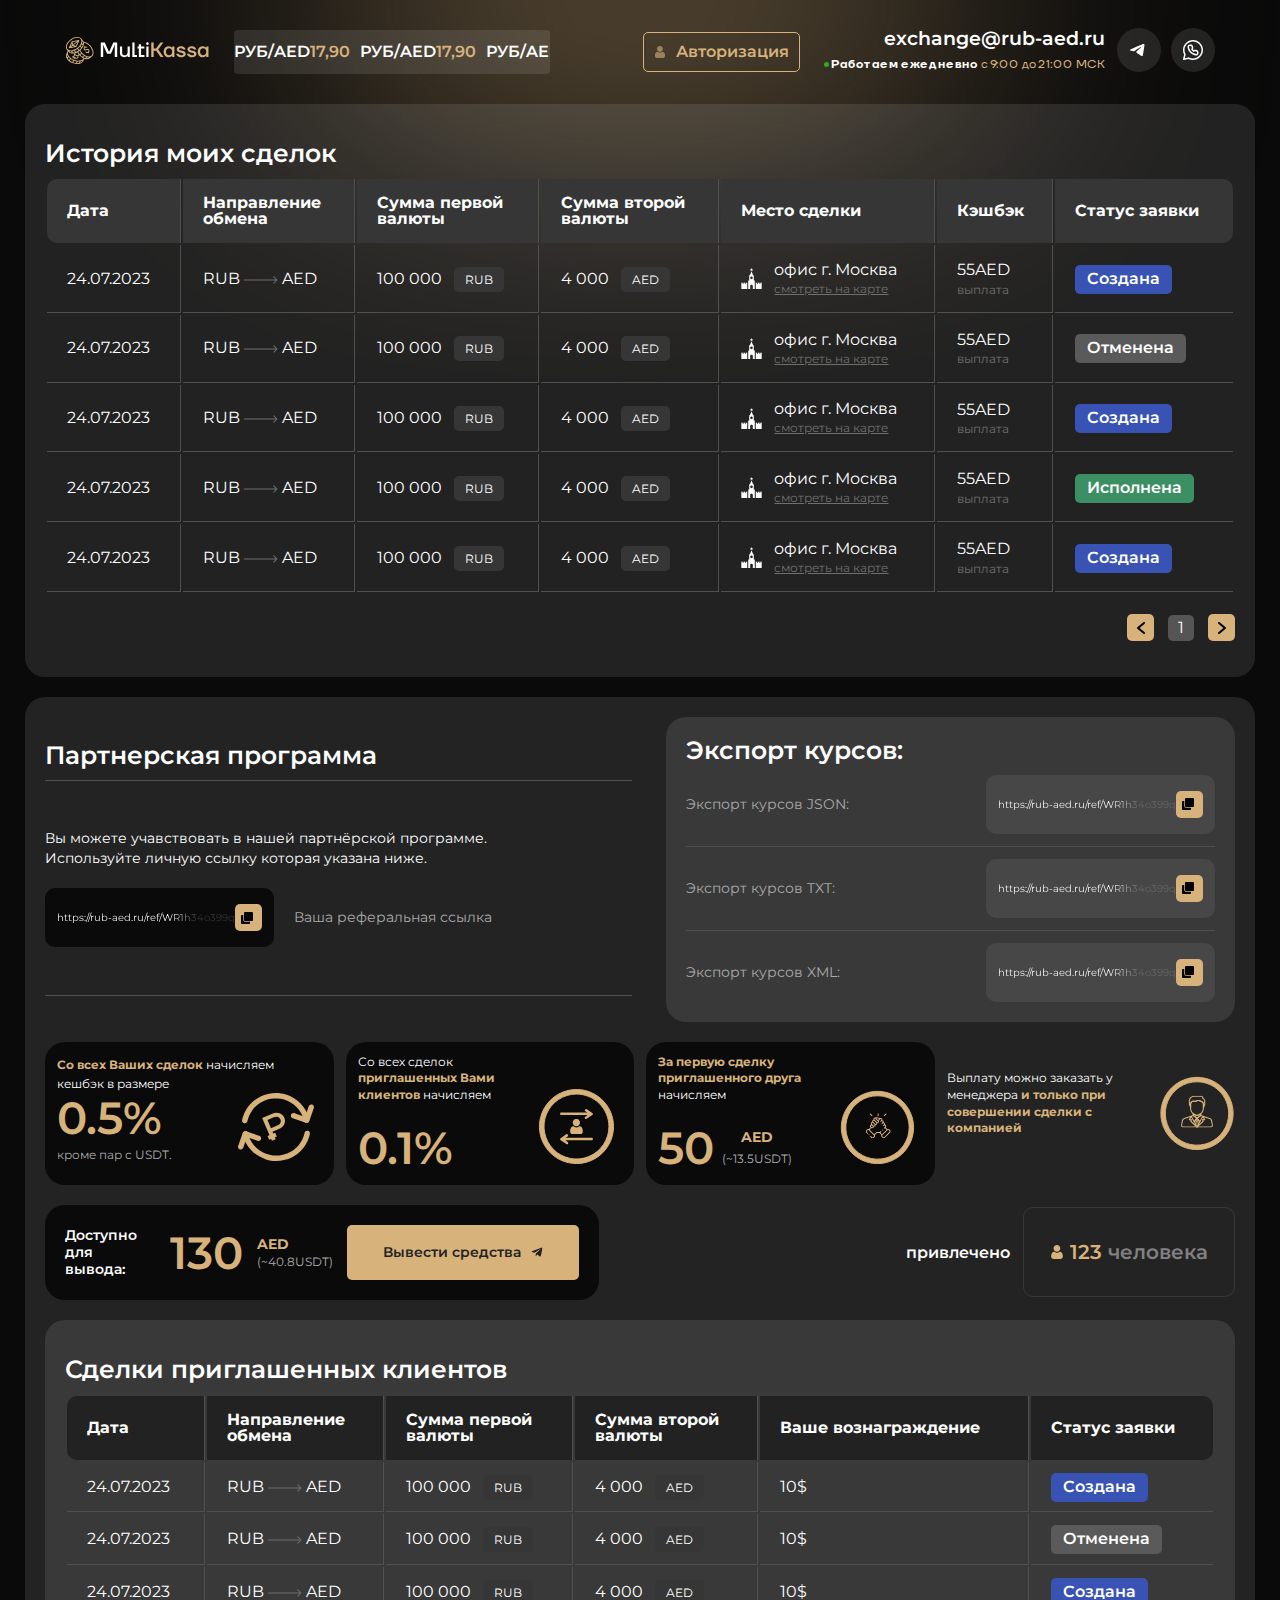
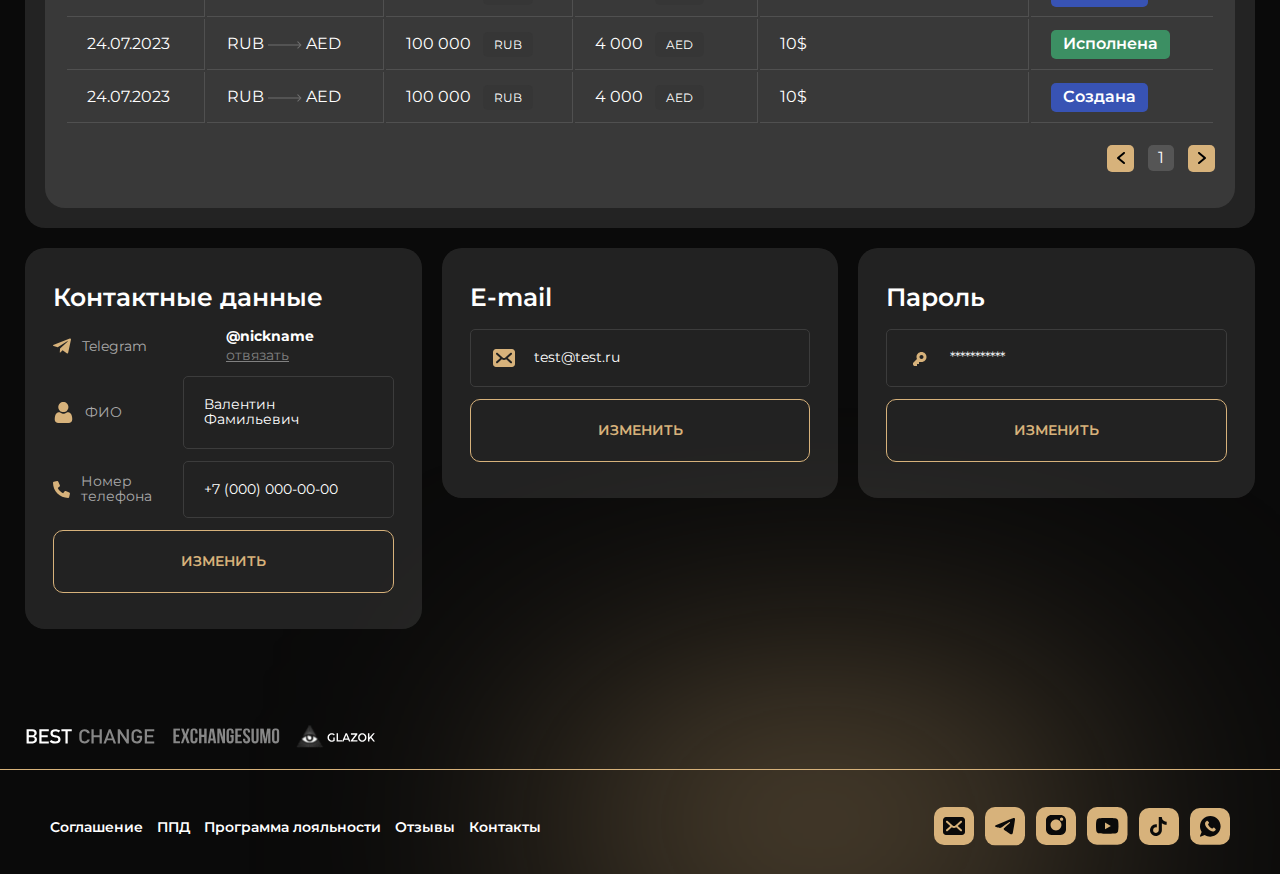
<file: profile.html>
<!DOCTYPE html>
<html lang="en">

<head>
  <meta charset="UTF-8">
  <meta name="viewport" content="width=device-width, initial-scale=1.0">
  <link rel="icon" type="image/png" href="./images/favicon-128x128.png" />
  <link rel="stylesheet" href="https://cdn.jsdelivr.net/npm/swiper@11/swiper-bundle.min.css" />
  <link rel="stylesheet" href="./css/style.min.css">
  <title>MultiKassa</title>
</head>

<body>
  <div class="wrapper">
    <header class="header">

      <div class="header__inner">
        <a href="#" class="header__logo">
          <svg xmlns="http://www.w3.org/2000/svg" width="145" height="29" viewBox="0 0 145 29" fill="none">
            <path
              d="M35.7808 21.0328V6.53283H39.778L43.7752 15.5435H44.3011L48.2983 6.53283H52.1904V21.0328H49.771V10.8828L49.9814 8.91497H49.771L45.879 17.7185H42.0921L38.2001 8.91497H37.9897L38.2001 10.8828V21.0328H35.7808ZM54.9237 16.7864V10.4685H57.1327V16.5793C57.1327 17.5045 57.3359 18.1881 57.7428 18.63C58.1635 19.0581 58.8018 19.2721 59.6572 19.2721C60.5126 19.2721 61.214 18.989 61.761 18.4228C62.3219 17.8428 62.6025 17.0902 62.6025 16.165V10.4685H64.8115V21.0328H62.6025V19.5828H62.4973C62.329 19.859 62.0695 20.1352 61.7189 20.4114C60.9616 20.9638 60.099 21.24 59.1313 21.24C57.7988 21.24 56.7611 20.8602 56.0176 20.1007C55.2884 19.3412 54.9237 18.2364 54.9237 16.7864ZM67.3328 21.0328V6.53283H69.5418V19.065H71.9612V21.0328H67.3328ZM72.593 12.4364V10.4685H73.8552V8.18997H76.0642V10.4685H79.3251V12.4364H76.0642V19.065H79.4303V21.0328H73.8552V12.4364H72.593ZM81.492 8.54211C81.2396 8.29354 81.1133 7.98974 81.1133 7.63068C81.1133 7.27163 81.2396 6.96783 81.492 6.71925C81.7445 6.45688 82.0532 6.32568 82.4177 6.32568C82.7824 6.32568 83.0909 6.45688 83.3434 6.71925C83.6101 6.96783 83.7431 7.27163 83.7431 7.63068C83.7431 7.98974 83.6101 8.29354 83.3434 8.54211C83.0909 8.79068 82.7824 8.91497 82.4177 8.91497C82.0532 8.91497 81.7445 8.79068 81.492 8.54211ZM81.3237 21.0328V10.4685H83.5327V21.0328H81.3237Z"
              fill="white" />
            <path
              d="M86.2595 21.0332V6.5332H88.6789V12.5403H91.0983L95.5162 6.5332H98.3563L93.202 13.4725L98.5667 21.0332H95.6214L91.2034 14.8189H88.6789V21.0332H86.2595ZM100.1 19.7282C99.1464 18.7063 98.6693 17.3806 98.6693 15.7511C98.6693 14.1215 99.1464 12.8027 100.1 11.7946C101.068 10.7727 102.274 10.2618 103.718 10.2618C104.63 10.2618 105.465 10.5241 106.222 11.0489C106.545 11.2699 106.832 11.5253 107.085 11.8153H107.19V10.4689H109.399V21.0332H107.19V19.5832H107.085C106.874 19.8732 106.587 20.1494 106.222 20.4118C105.465 20.9641 104.63 21.2403 103.718 21.2403C102.274 21.2403 101.068 20.7363 100.1 19.7282ZM101.825 13.1411C101.264 13.7487 100.983 14.6187 100.983 15.7511C100.983 16.8834 101.264 17.7534 101.825 18.3611C102.386 18.9687 103.158 19.2725 104.139 19.2725C105.065 19.2725 105.801 18.9687 106.348 18.3611C106.909 17.7396 107.19 16.8696 107.19 15.7511C107.19 14.6325 106.909 13.7694 106.348 13.1618C105.801 12.5403 105.065 12.2296 104.139 12.2296C103.158 12.2296 102.386 12.5334 101.825 13.1411ZM111.179 17.7189H113.598C113.696 17.9951 113.872 18.2575 114.124 18.5061C114.643 19.017 115.344 19.2725 116.228 19.2725C116.999 19.2725 117.56 19.1551 117.911 18.9203C118.261 18.6856 118.437 18.3887 118.437 18.0296C118.437 17.9053 118.409 17.7949 118.353 17.6982C118.297 17.5877 118.198 17.4911 118.058 17.4082C117.918 17.3253 117.785 17.2563 117.658 17.2011C117.532 17.132 117.343 17.0699 117.09 17.0146C116.838 16.9456 116.635 16.8973 116.48 16.8696C116.326 16.8282 116.088 16.773 115.765 16.7039C115.457 16.6349 115.225 16.5865 115.071 16.5589C112.827 16.0618 111.705 14.9984 111.705 13.3689C111.705 12.5403 112.091 11.8153 112.862 11.1939C113.633 10.5725 114.65 10.2618 115.912 10.2618C117.666 10.2618 118.977 10.8141 119.846 11.9189C120.239 12.4023 120.506 12.9546 120.646 13.5761H118.332C118.219 13.2999 118.065 13.0789 117.869 12.9132C117.378 12.4575 116.726 12.2296 115.912 12.2296C115.281 12.2296 114.804 12.3401 114.482 12.5611C114.173 12.782 114.019 13.0582 114.019 13.3896C114.019 13.5139 114.047 13.6313 114.103 13.7418C114.159 13.8384 114.257 13.9282 114.398 14.0111C114.538 14.0939 114.671 14.163 114.797 14.2182C114.937 14.2734 115.127 14.3356 115.365 14.4046C115.604 14.4599 115.807 14.5082 115.975 14.5496C116.144 14.5773 116.375 14.6256 116.67 14.6946C116.978 14.7499 117.217 14.7982 117.385 14.8396C119.629 15.3368 120.751 16.4001 120.751 18.0296C120.751 18.9134 120.344 19.673 119.531 20.3082C118.731 20.9296 117.63 21.2403 116.228 21.2403C114.405 21.2403 113.009 20.6534 112.041 19.4796C111.607 18.9411 111.319 18.3541 111.179 17.7189ZM121.903 17.7189H124.323C124.421 17.9951 124.596 18.2575 124.849 18.5061C125.367 19.017 126.069 19.2725 126.952 19.2725C127.724 19.2725 128.285 19.1551 128.635 18.9203C128.986 18.6856 129.161 18.3887 129.161 18.0296C129.161 17.9053 129.133 17.7949 129.077 17.6982C129.021 17.5877 128.923 17.4911 128.783 17.4082C128.642 17.3253 128.509 17.2563 128.383 17.2011C128.257 17.132 128.067 17.0699 127.815 17.0146C127.563 16.9456 127.359 16.8973 127.205 16.8696C127.05 16.8282 126.812 16.773 126.49 16.7039C126.181 16.6349 125.949 16.5865 125.795 16.5589C123.551 16.0618 122.429 14.9984 122.429 13.3689C122.429 12.5403 122.815 11.8153 123.586 11.1939C124.358 10.5725 125.375 10.2618 126.637 10.2618C128.39 10.2618 129.701 10.8141 130.571 11.9189C130.964 12.4023 131.23 12.9546 131.37 13.5761H129.056C128.944 13.2999 128.79 13.0789 128.593 12.9132C128.102 12.4575 127.45 12.2296 126.637 12.2296C126.006 12.2296 125.529 12.3401 125.206 12.5611C124.897 12.782 124.743 13.0582 124.743 13.3896C124.743 13.5139 124.771 13.6313 124.828 13.7418C124.884 13.8384 124.982 13.9282 125.122 14.0111C125.262 14.0939 125.396 14.163 125.522 14.2182C125.662 14.2734 125.851 14.3356 126.09 14.4046C126.328 14.4599 126.532 14.5082 126.7 14.5496C126.868 14.5773 127.1 14.6256 127.394 14.6946C127.703 14.7499 127.941 14.7982 128.11 14.8396C130.353 15.3368 131.476 16.4001 131.476 18.0296C131.476 18.9134 131.069 19.673 130.255 20.3082C129.456 20.9296 128.355 21.2403 126.952 21.2403C125.129 21.2403 123.734 20.6534 122.766 19.4796C122.331 18.9411 122.043 18.3541 121.903 17.7189ZM134.163 19.7282C133.21 18.7063 132.733 17.3806 132.733 15.7511C132.733 14.1215 133.21 12.8027 134.163 11.7946C135.131 10.7727 136.337 10.2618 137.782 10.2618C138.694 10.2618 139.528 10.5241 140.285 11.0489C140.608 11.2699 140.895 11.5253 141.148 11.8153H141.253V10.4689H143.462V21.0332H141.253V19.5832H141.148C140.937 19.8732 140.65 20.1494 140.285 20.4118C139.528 20.9641 138.694 21.2403 137.782 21.2403C136.337 21.2403 135.131 20.7363 134.163 19.7282ZM135.888 13.1411C135.327 13.7487 135.047 14.6187 135.047 15.7511C135.047 16.8834 135.327 17.7534 135.888 18.3611C136.45 18.9687 137.221 19.2725 138.203 19.2725C139.128 19.2725 139.865 18.9687 140.412 18.3611C140.973 17.7396 141.253 16.8696 141.253 15.7511C141.253 14.6325 140.973 13.7694 140.412 13.1618C139.865 12.5403 139.128 12.2296 138.203 12.2296C137.221 12.2296 136.45 12.5334 135.888 13.1411Z"
              fill="#D7B27B" />
            <path
              d="M4.34221 12.16C4.36636 12.16 4.39044 12.1581 4.41429 12.1544L11.1254 11.1074C11.2006 11.0957 11.2718 11.0657 11.3323 11.0203C11.3929 10.9749 11.4411 10.9153 11.4725 10.847L14.279 4.75404C14.3133 4.67953 14.3265 4.59725 14.3172 4.51595C14.3078 4.43466 14.2763 4.35738 14.2259 4.2923C14.1756 4.22719 14.1083 4.17678 14.0312 4.14631C13.954 4.11588 13.8699 4.10654 13.7879 4.11935L7.07672 5.16632C7.00151 5.17804 6.93043 5.208 6.86984 5.25344C6.80928 5.29889 6.76109 5.35842 6.72963 5.42671L3.92317 11.5197C3.89138 11.5887 3.87766 11.6645 3.88333 11.74C3.88896 11.8156 3.91375 11.8886 3.95544 11.9523C3.99712 12.016 4.05438 12.0684 4.12196 12.1046C4.18951 12.1409 4.26524 12.16 4.34221 12.16ZM7.7033 9.7551L9.39384 10.46L6.07308 10.978L7.7033 9.7551ZM7.98874 8.4017L7.66401 5.99227L12.1291 5.2957L7.98874 8.4017ZM7.1455 9.03428L5.51532 10.2572L6.90399 7.24233L7.1455 9.03428ZM10.8197 10.0703L8.5465 9.12252L12.6869 6.01653L10.8197 10.0703Z"
              fill="#D7B27B" />
            <path
              d="M28.4586 15.7162C28.1834 13.7268 27.1742 11.6257 25.6168 9.80013C23.6027 7.43931 20.9994 5.91802 18.6166 5.69927C18.4826 5.38104 18.3075 5.08119 18.0956 4.80713L16.4221 2.64454C15.429 1.36115 13.7209 0.755052 11.6121 0.93764C9.58072 1.11362 7.40126 2.00626 5.47515 3.4512C3.54905 4.89613 2.09646 6.72814 1.385 8.60979C0.646411 10.5631 0.786575 12.3456 1.77968 13.6291L2.74164 14.8722C2.55019 15.1304 2.39114 15.4104 2.26794 15.7061L1.22246 18.2225C0.601975 19.7158 0.936877 21.473 2.16542 23.1704C3.34886 24.8055 5.23487 26.2031 7.47602 27.1059C9.11148 27.7646 10.7994 28.1049 12.3728 28.1049C12.94 28.1065 13.5064 28.0592 14.0654 27.9637C16.1499 27.6008 17.6397 26.5785 18.2601 25.0852L19.2426 22.7204C19.4175 22.7873 19.5927 22.8483 19.7682 22.9036C20.4626 23.1299 21.1883 23.2492 21.9197 23.2573C23.0539 23.2573 24.0551 22.9271 24.8414 22.2768L26.9557 20.5281C28.2104 19.4904 28.7442 17.7815 28.4586 15.7162ZM15.3473 18.8853L16.7563 17.72C17.3758 18.404 18.0646 19.0241 18.8119 19.5706L17.4232 20.7191C16.6648 20.1849 15.9686 19.5699 15.3473 18.8853ZM14.7556 18.1912C14.5636 17.9497 14.3813 17.7029 14.2086 17.4508C14.1885 17.4166 14.1675 17.3829 14.1451 17.3498L14.141 17.3525C13.8008 16.848 13.4993 16.3193 13.2391 15.7707C13.6338 15.5308 14.0208 15.2689 14.4001 14.9849C14.499 14.9108 14.5965 14.8355 14.6927 14.7591C15.1047 15.5615 15.5978 16.3209 16.1644 17.026L14.7556 18.1912ZM13.4662 18.7C13.3738 18.9224 13.1954 19.0996 12.9703 19.1926C12.7453 19.2855 12.4919 19.2866 12.2659 19.1957L10.1361 18.3378L10.7055 16.9674C11.3007 16.7623 11.8794 16.5132 12.4367 16.2225C12.7231 16.8193 13.0556 17.3935 13.4314 17.9401C13.4928 18.0567 13.5277 18.185 13.5338 18.3163C13.5397 18.4475 13.5167 18.5784 13.4662 18.7ZM12.4176 20.5227C12.488 20.688 12.5071 20.8701 12.4723 21.0461C12.4376 21.222 12.3507 21.3839 12.2225 21.5112C12.0944 21.6385 11.9307 21.7255 11.7524 21.7612C11.574 21.797 11.3888 21.7798 11.2204 21.7119L9.09064 20.8541L9.78764 19.1766L11.9173 20.0344C12.0294 20.0792 12.1313 20.1454 12.2172 20.2292C12.303 20.313 12.3712 20.4128 12.4176 20.5227ZM5.86808 15.3679C5.91727 15.3679 5.96696 15.3671 6.0167 15.3662L6.97024 16.5985C5.757 16.4888 4.79009 16.0241 4.18524 15.2424L4.10542 15.1393C4.67937 15.2956 5.27261 15.3725 5.86808 15.3679ZM8.18251 16.5958C8.16439 16.5973 8.14652 16.5985 8.12846 16.5999L7.1041 15.2762C7.76644 15.1785 8.41775 15.0188 9.04918 14.799L10.134 16.2009C9.5001 16.4024 8.84572 16.5349 8.18251 16.5958ZM12.3562 13.0912L13.4714 14.5325C12.7128 15.0663 11.8965 15.516 11.0377 15.8734L9.93856 14.4531C10.7894 14.0812 11.5994 13.6249 12.3562 13.0912ZM14.2035 13.9833L13.0883 12.5421C13.8117 11.9653 14.4735 11.3174 15.0634 10.6085L16.1626 12.0288C15.5846 12.7493 14.9276 13.4048 14.2035 13.9833ZM16.723 11.2578L15.6383 9.85599C16.021 9.31491 16.3503 8.73902 16.6218 8.1362L17.6461 9.45994C17.6398 9.4767 17.6341 9.49337 17.6277 9.51016C17.392 10.1236 17.0886 10.7096 16.723 11.2578ZM17.9521 8.3601L16.9987 7.12795C17.1875 6.52045 17.2835 5.88867 17.2838 5.25338L17.3634 5.35634C17.9683 6.138 18.1668 7.17929 17.9521 8.3601ZM2.24755 8.92599C2.89912 7.20281 4.24346 5.5145 6.03295 4.17206C7.82244 2.82963 9.83244 2.00156 11.6927 1.84038C11.9114 1.82143 12.1245 1.81199 12.3318 1.81206C13.8143 1.81206 14.9927 2.29259 15.69 3.19374C16.4849 4.22094 16.5787 5.69615 15.9543 7.34759C15.3027 9.07076 13.9583 10.7591 12.1689 12.1016C10.3794 13.444 8.36936 14.272 6.50912 14.4332C4.72646 14.5876 3.30731 14.1072 2.51231 13.0805L2.51178 13.0798C1.71697 12.0526 1.62312 10.5774 2.24755 8.92599ZM3.45312 15.7916C4.3303 16.9253 5.76519 17.5304 7.54147 17.5304C7.77615 17.5304 8.01673 17.5198 8.2632 17.4985C8.70555 17.4592 9.14456 17.3895 9.57703 17.2899L8.23876 20.5109L7.38689 20.1678L7.03837 21.0066L7.89024 21.3497L7.54176 22.1885L8.39363 22.5316L8.74215 21.6929L9.59403 22.036L9.24551 22.8748L10.0974 23.2179L10.4459 22.3792L10.8718 22.5507C11.2088 22.6864 11.5791 22.7207 11.9359 22.6493C12.2926 22.5778 12.6199 22.4038 12.8762 22.1492C13.1325 21.8946 13.3064 21.5708 13.3758 21.219C13.4453 20.8671 13.4072 20.5028 13.2664 20.1722C13.2512 20.1365 13.2346 20.1016 13.2172 20.0672C13.4576 19.9855 13.678 19.8554 13.8646 19.6854C14.0512 19.5154 14.1999 19.3091 14.3013 19.0795C14.3144 19.095 14.3272 19.1108 14.3404 19.1263C15.5298 20.5204 16.935 21.6317 18.3979 22.3511C17.8682 23.4787 16.6506 24.259 14.9506 24.5549C13.1117 24.8751 10.9522 24.5895 8.87006 23.7508C6.78779 22.9121 5.04423 21.6255 3.96045 20.1281C2.92176 18.693 2.62321 17.2445 3.11982 16.0493C3.17978 15.9062 3.25076 15.7678 3.33213 15.6352L3.45312 15.7916ZM8.09836 24.4114L7.40158 26.0883C6.54977 25.7148 5.74243 25.2499 4.99426 24.702L5.6809 23.0493C6.43762 23.583 7.24762 24.0394 8.09836 24.4114ZM8.95056 24.7537C9.82201 25.0757 10.7245 25.3094 11.6441 25.4512L10.9574 27.1039C10.0337 26.9785 9.12689 26.7529 8.25346 26.4314L8.95056 24.7537ZM2.07433 18.5656L2.12411 18.4458C2.29193 19.0593 2.55137 19.6447 2.89394 20.1831L2.29827 21.6168C1.7795 20.5314 1.69644 19.4751 2.07433 18.5656ZM2.91496 22.6445C2.90439 22.6299 2.89437 22.6152 2.88395 22.6006L3.5239 21.0604C3.94502 21.5731 4.41494 22.045 4.92729 22.4696L4.24958 24.1008C3.75192 23.6649 3.30436 23.1766 2.91496 22.6445ZM11.9165 27.189L12.5944 25.5576C12.8717 25.5777 13.1468 25.5885 13.4182 25.5885C13.8127 25.5888 14.2067 25.5663 14.5984 25.521L13.9584 27.0614C13.9406 27.0647 13.9231 27.0682 13.9051 27.0713C13.2486 27.1821 12.5817 27.2216 11.9165 27.189ZM15.0765 26.7639L15.6722 25.3302C16.2998 25.1826 16.9016 24.944 17.458 24.6222L17.4082 24.742C17.0303 25.6516 16.2192 26.3477 15.0765 26.7639ZM18.232 21.2337L19.6026 20.1001C20.1697 20.4508 20.7695 20.7473 21.394 20.9856L20.0998 22.0559C20.0825 22.0506 20.0653 22.0457 20.048 22.0403C19.4145 21.8376 18.8055 21.5672 18.232 21.2337ZM24.2494 21.5829C23.4852 22.2149 22.4382 22.4596 21.2301 22.3046L22.4347 21.3083C22.9578 21.4379 23.4947 21.5052 24.034 21.5087C24.141 21.5087 24.2464 21.5048 24.3509 21.4989L24.2494 21.5829ZM26.3637 19.8342C25.3594 20.6648 23.8673 20.8271 22.1623 20.2916C20.3832 19.7328 18.6065 18.4909 17.1595 16.7947C16.467 15.9888 15.8806 15.1 15.414 14.1495C16.8358 12.8636 17.9097 11.3616 18.4903 9.82636C18.9213 8.68643 19.0525 7.60486 18.8901 6.64652C20.9192 6.96144 23.1814 8.3544 24.912 10.383C26.359 12.0791 27.2946 14.0166 27.5465 15.8385C27.788 17.5846 27.368 19.0036 26.3637 19.8342Z"
              fill="#D7B27B" />
            <path
              d="M20.2395 16.0971L21.0454 15.5694C21.1956 15.7249 21.3676 15.8409 21.5613 15.9172C21.9868 16.0884 22.419 16.0303 22.8577 15.743C23.2114 15.5114 23.4258 15.2695 23.5008 15.0172C23.5724 14.7599 23.5266 14.5105 23.3635 14.2691C23.2344 14.0779 23.0524 13.9758 22.8175 13.9627C22.5871 13.9467 22.2998 13.9897 21.9555 14.0918C21.2871 14.2973 20.821 14.4102 20.5571 14.4306C19.8375 14.5028 19.2891 14.2597 18.9119 13.7013C18.657 13.324 18.557 12.9034 18.6117 12.4395C18.6709 11.9726 18.8927 11.5698 19.2773 11.2309L18.793 10.514L19.5654 10.0083L20.0496 10.7252C20.6526 10.4899 21.2324 10.5166 21.7889 10.8051C22.0447 10.9352 22.2748 11.1038 22.4793 11.3109L21.6734 11.8386C21.5469 11.7182 21.406 11.6291 21.2506 11.5712C20.8927 11.4428 20.5167 11.5076 20.1227 11.7656C19.8183 11.965 19.6331 12.1879 19.5671 12.4343C19.501 12.6806 19.5427 12.9145 19.6923 13.1359C19.9165 13.4679 20.3876 13.5295 21.1053 13.3207C21.1648 13.3035 21.2792 13.2722 21.4486 13.2265C21.6145 13.1759 21.7351 13.1441 21.8103 13.1312C21.8866 13.1102 22.0044 13.0839 22.1637 13.0521C22.3242 13.0124 22.4493 12.9921 22.5391 12.9913C22.629 12.9905 22.7453 12.9906 22.8879 12.9914C23.0272 12.9873 23.1452 13.0044 23.2421 13.0425C23.34 13.0727 23.4447 13.113 23.5562 13.1634C23.6721 13.2108 23.7787 13.2825 23.8758 13.3785C23.9696 13.4695 24.0589 13.5779 24.1439 13.7036C24.4293 14.1262 24.5328 14.5663 24.4545 15.0239C24.3773 15.4736 24.1492 15.8769 23.7704 16.2338L24.2546 16.9506L23.4823 17.4564L22.9981 16.7395C22.3044 17.0414 21.6438 17.0241 21.0162 16.6877C20.7267 16.5363 20.4678 16.3394 20.2395 16.0971Z"
              fill="#D7B27B" />
          </svg>
        </a>

        <div class="header__line">
          <div class="items-wrap">
            <div class="items marquee">
              <div class="item">
                <span class="val__name">РУБ/AED</span>
                <span class="val__prise">17,90</span>
              </div>
              <div class="item">
                <span class="val__name">РУБ/AED</span>
                <span class="val__prise">17,90</span>
              </div>
              <div class="item">
                <span class="val__name">РУБ/AED</span>
                <span class="val__prise">17,90</span>
              </div>
              <div class="item">
                <span class="val__name">РУБ/AED</span>
                <span class="val__prise">17,90</span>
              </div>
              <div class="item">
                <span class="val__name">РУБ/AED</span>
                <span class="val__prise">17,90</span>
              </div>
              <div class="item">
                <span class="val__name">РУБ/AED</span>
                <span class="val__prise">17,90</span>
              </div>
              <div class="item">
                <span class="val__name">РУБ/AED</span>
                <span class="val__prise">17,90</span>
              </div>
              <div class="item">
                <span class="val__name">РУБ/AED</span>
                <span class="val__prise">17,90</span>
              </div>
              <div class="item">
                <span class="val__name">РУБ/AED</span>
                <span class="val__prise">17,90</span>
              </div>
              <div class="item">
                <span class="val__name">РУБ/AED</span>
                <span class="val__prise">17,90</span>
              </div>
            </div>
            <div aria-hidden="true" class="items marquee">
              <div class="item">
                <span class="val__name">РУБ/AED</span>
                <span class="val__prise">17,90</span>
              </div>
              <div class="item">
                <span class="val__name">РУБ/AED</span>
                <span class="val__prise">17,90</span>
              </div>
              <div class="item">
                <span class="val__name">РУБ/AED</span>
                <span class="val__prise">17,90</span>
              </div>
              <div class="item">
                <span class="val__name">РУБ/AED</span>
                <span class="val__prise">17,90</span>
              </div>
              <div class="item">
                <span class="val__name">РУБ/AED</span>
                <span class="val__prise">17,90</span>
              </div>
              <div class="item">
                <span class="val__name">РУБ/AED</span>
                <span class="val__prise">17,90</span>
              </div>
              <div class="item">
                <span class="val__name">РУБ/AED</span>
                <span class="val__prise">17,90</span>
              </div>
              <div class="item">
                <span class="val__name">РУБ/AED</span>
                <span class="val__prise">17,90</span>
              </div>
              <div class="item">
                <span class="val__name">РУБ/AED</span>
                <span class="val__prise">17,90</span>
              </div>
              <div class="item">
                <span class="val__name">РУБ/AED</span>
                <span class="val__prise">17,90</span>
              </div>
            </div>
          </div>

        </div>
        <div class="header__nav">
          <ul class="header__nav-list">
            <li><a href="#" class="header__nav-link">Программа лояльности</a></li>
            <li><a href="#" class="header__nav-link">Статьи</a></li>
            <li><a href="#" class="header__nav-link">Отзывы</a></li>
            <li><a href="./contact.html" class="header__nav-link">Контакты</a></li>
          </ul>
        </div>
        <div class="header__user">
          <button class="user__btn">
            <svg xmlns="http://www.w3.org/2000/svg" width="12" height="12" viewBox="0 0 12 12" fill="none">
              <g opacity="0.6" clip-path="url(#clip0_1_2633)">
                <path
                  d="M5.91473 5.78043C6.70886 5.78043 7.39651 5.49561 7.95837 4.93367C8.52023 4.37181 8.80505 3.68434 8.80505 2.89013C8.80505 2.09618 8.52023 1.40862 7.95828 0.846585C7.39633 0.284819 6.70877 0 5.91473 0C5.12051 0 4.43304 0.284819 3.87119 0.846676C3.30933 1.40853 3.02441 2.09609 3.02441 2.89013C3.02441 3.68434 3.30933 4.3719 3.87128 4.93376C4.43323 5.49552 5.12079 5.78043 5.91473 5.78043Z"
                  fill="#D7B27B" />
                <path
                  d="M10.9718 9.22731C10.9556 8.99349 10.9228 8.73842 10.8745 8.46908C10.8258 8.19771 10.7631 7.94118 10.688 7.70672C10.6105 7.46438 10.505 7.22506 10.3747 6.99572C10.2393 6.75769 10.0804 6.55041 9.90207 6.37985C9.71558 6.20141 9.48724 6.05795 9.22321 5.95331C8.96008 5.84921 8.66849 5.79648 8.35657 5.79648C8.23407 5.79648 8.1156 5.84674 7.88681 5.9957C7.746 6.08752 7.5813 6.19372 7.39746 6.31119C7.24026 6.41134 7.02731 6.50519 6.76428 6.59015C6.50766 6.67318 6.2471 6.7153 5.98993 6.7153C5.73276 6.7153 5.47229 6.67318 5.21539 6.59015C4.95264 6.50528 4.73969 6.41144 4.58267 6.31128C4.40057 6.19491 4.23578 6.08871 4.09286 5.9956C3.86435 5.84665 3.74579 5.79639 3.62329 5.79639C3.31128 5.79639 3.01978 5.84921 2.75674 5.9534C2.49289 6.05786 2.26447 6.20132 2.07779 6.37994C1.89954 6.5506 1.74051 6.75778 1.60538 6.99572C1.4751 7.22506 1.36963 7.46429 1.29199 7.70681C1.21701 7.94128 1.1543 8.19771 1.10559 8.46908C1.05734 8.73806 1.02457 8.99321 1.00836 9.22759C0.992432 9.4572 0.984375 9.69551 0.984375 9.9362C0.984375 10.5626 1.1835 11.0697 1.57617 11.4437C1.96399 11.8128 2.47714 12 3.10117 12H8.87924C9.50327 12 10.0162 11.8128 10.4041 11.4437C10.7969 11.07 10.996 10.5628 10.996 9.93611C10.9959 9.69432 10.9878 9.45583 10.9718 9.22731Z"
                  fill="#D7B27B" />
              </g>
              <defs>
                <clipPath id="clip0_1_2633">
                  <rect width="12" height="12" fill="white" />
                </clipPath>
              </defs>
            </svg>
            <span class="user__btn-text">Авторизация</span>
          </button>
        </div>
        <div class="header__contact">
          <div class="header__contact-link">
            <a href="mailto:exchange@rub-aed.ru">exchange@rub-aed.ru</a>
          </div>
          <div class="header__contact-bottom">
            <svg xmlns="http://www.w3.org/2000/svg" width="5" height="5" viewBox="0 0 5 5" fill="none">
              <circle cx="2.5" cy="2.5" r="2.5" fill="#32AD13" />
            </svg>
            <span>Работаем ежедневно <i>с 9:00 до 21:00 МСК</i></span>
          </div>
        </div>
        <div class="header__social">
          <a href="#" class="header__social-link">
            <svg xmlns="http://www.w3.org/2000/svg" width="44" height="44" viewBox="0 0 44 44" fill="none">
              <rect width="44" height="44" rx="22" fill="white" fill-opacity="0.1" />
              <path fill-rule="evenodd" clip-rule="evenodd"
                d="M13.9954 21.1659C17.8824 19.4724 20.4743 18.356 21.7711 17.8166C25.4739 16.2765 26.2434 16.0089 26.7448 16.0001C26.8551 15.9982 27.1018 16.0255 27.2615 16.1551C27.3964 16.2646 27.4335 16.4124 27.4513 16.5162C27.469 16.62 27.4911 16.8564 27.4736 17.0411C27.2729 19.1494 26.4047 24.2657 25.963 26.6271C25.7761 27.6263 25.408 27.9613 25.0518 27.9941C24.2775 28.0653 23.6895 27.4823 22.9396 26.9908C21.7661 26.2215 21.1031 25.7426 19.964 24.992C18.6476 24.1245 19.501 23.6477 20.2512 22.8685C20.4475 22.6646 23.8591 19.5615 23.9251 19.28C23.9334 19.2448 23.941 19.1136 23.8631 19.0443C23.7851 18.975 23.67 18.9987 23.587 19.0175C23.4693 19.0442 21.5946 20.2833 17.9629 22.7348C17.4308 23.1002 16.9488 23.2783 16.517 23.2689C16.0409 23.2586 15.1251 22.9998 14.4444 22.7785C13.6094 22.507 12.9457 22.3635 13.0035 21.9026C13.0336 21.6625 13.3642 21.4169 13.9954 21.1659Z"
                fill="white" />
            </svg>
          </a>
          <a href="#" class="header__social-link">
            <svg width="44" height="44" viewBox="0 0 44 44" fill="none" xmlns="http://www.w3.org/2000/svg">
              <rect width="44" height="44" rx="22" fill="white" fill-opacity="0.1" />
              <path fill-rule="evenodd" clip-rule="evenodd"
                d="M22 12C16.4771 12 12 16.4771 12 22C12 23.64 12.3954 25.1896 13.0964 26.5569L12.0204 31.0762C11.9908 31.2009 11.9935 31.331 12.0285 31.4542C12.0634 31.5774 12.1292 31.6896 12.2198 31.7802C12.3104 31.8708 12.4226 31.9366 12.5458 31.9715C12.669 32.0065 12.7991 32.0092 12.9237 31.9796L17.4431 30.9036C18.8104 31.6046 20.36 32 22 32C27.5229 32 32 27.5229 32 22C32 16.4771 27.5229 12 22 12ZM13.5 22C13.5 17.3056 17.3056 13.5 22 13.5C26.6944 13.5 30.5 17.3056 30.5 22C30.5 26.6944 26.6944 30.5 22 30.5C20.5145 30.5 19.12 30.1196 17.9066 29.4514C17.7433 29.3615 17.5524 29.3356 17.3711 29.3787L13.7619 30.2381L14.6212 26.6289C14.6644 26.4476 14.6385 26.2566 14.5486 26.0934C13.8804 24.8799 13.5 23.4855 13.5 22ZM19.2529 24.7471C20.7497 26.2439 22.7456 27.248 24.972 27.487C26.444 27.6449 27.5 26.4321 27.5 25.1724V24.2979C27.5 23.7883 27.3357 23.2923 27.0315 22.8834C26.7274 22.4746 26.2995 22.1747 25.8114 22.0282L25.7417 22.0074L25.6705 21.9934L24.6677 21.7959C24.3453 21.7124 24.0089 21.6979 23.6804 21.7532C23.3519 21.8085 23.0388 21.9324 22.7615 22.1169C22.4351 21.8597 22.1403 21.5649 21.8831 21.2385C22.0676 20.9611 22.1916 20.648 22.247 20.3195C22.3023 19.991 22.2877 19.6545 22.2042 19.332L22.0065 18.3294L21.9925 18.2581L21.9716 18.1885C21.8252 17.7005 21.5253 17.2726 21.1165 16.9684C20.7077 16.6643 20.2118 16.5 19.7022 16.5H18.8275C17.5679 16.5 16.355 17.5557 16.5129 19.0279C16.7519 21.2541 17.7559 23.2502 19.2529 24.7471ZM23.4594 23.4747C23.5704 23.3638 23.7094 23.2849 23.8616 23.2466C24.0138 23.2082 24.1735 23.2118 24.3239 23.2569L25.3805 23.465C25.5596 23.5188 25.7165 23.6288 25.8281 23.7789C25.9397 23.9289 26 24.1109 26 24.2979V25.1724C26 25.6525 25.6095 26.0467 25.1321 25.9955C23.9394 25.8681 22.7907 25.4736 21.7712 24.8415C21.2425 24.5139 20.7534 24.1263 20.3136 23.6864C19.8737 23.2466 19.4861 22.7575 19.1585 22.2287C18.5264 21.2093 18.132 20.0605 18.0045 18.8677C17.9532 18.3904 18.3475 18 18.8275 18H19.7021C19.8891 18 20.071 18.0604 20.221 18.172C20.3709 18.2836 20.4809 18.4406 20.5346 18.6196L20.743 19.676C20.7881 19.8264 20.7917 19.9861 20.7533 20.1384C20.715 20.2906 20.6361 20.4296 20.5251 20.5406L20.3851 20.6806C20.2925 20.7729 20.2259 20.888 20.192 21.0142C20.1455 21.1896 20.1665 21.3794 20.2674 21.5421C20.5419 21.9854 20.8668 22.3955 21.2355 22.7642C21.6042 23.133 22.0144 23.458 22.4577 23.7325C22.6205 23.8332 22.8101 23.8544 22.9856 23.8079C23.1119 23.774 23.227 23.7074 23.3192 23.6147L23.4594 23.4747Z"
                fill="white" />
            </svg>

          </a>
        </div>
      </div>

    </header>
    <main class="main">
      <div class="body__line">
        <div class="items-wrap">
          <div class="items marquee">
            <div class="item">
              <span class="val__name">РУБ/AED</span>
              <span class="val__prise">17,90</span>
            </div>
            <div class="item">
              <span class="val__name">РУБ/AED</span>
              <span class="val__prise">17,90</span>
            </div>
            <div class="item">
              <span class="val__name">РУБ/AED</span>
              <span class="val__prise">17,90</span>
            </div>
            <div class="item">
              <span class="val__name">РУБ/AED</span>
              <span class="val__prise">17,90</span>
            </div>
            <div class="item">
              <span class="val__name">РУБ/AED</span>
              <span class="val__prise">17,90</span>
            </div>
            <div class="item">
              <span class="val__name">РУБ/AED</span>
              <span class="val__prise">17,90</span>
            </div>
            <div class="item">
              <span class="val__name">РУБ/AED</span>
              <span class="val__prise">17,90</span>
            </div>
            <div class="item">
              <span class="val__name">РУБ/AED</span>
              <span class="val__prise">17,90</span>
            </div>
            <div class="item">
              <span class="val__name">РУБ/AED</span>
              <span class="val__prise">17,90</span>
            </div>
            <div class="item">
              <span class="val__name">РУБ/AED</span>
              <span class="val__prise">17,90</span>
            </div>
          </div>
          <div aria-hidden="true" class="items marquee">
            <div class="item">
              <span class="val__name">РУБ/AED</span>
              <span class="val__prise">17,90</span>
            </div>
            <div class="item">
              <span class="val__name">РУБ/AED</span>
              <span class="val__prise">17,90</span>
            </div>
            <div class="item">
              <span class="val__name">РУБ/AED</span>
              <span class="val__prise">17,90</span>
            </div>
            <div class="item">
              <span class="val__name">РУБ/AED</span>
              <span class="val__prise">17,90</span>
            </div>
            <div class="item">
              <span class="val__name">РУБ/AED</span>
              <span class="val__prise">17,90</span>
            </div>
            <div class="item">
              <span class="val__name">РУБ/AED</span>
              <span class="val__prise">17,90</span>
            </div>
            <div class="item">
              <span class="val__name">РУБ/AED</span>
              <span class="val__prise">17,90</span>
            </div>
            <div class="item">
              <span class="val__name">РУБ/AED</span>
              <span class="val__prise">17,90</span>
            </div>
            <div class="item">
              <span class="val__name">РУБ/AED</span>
              <span class="val__prise">17,90</span>
            </div>
            <div class="item">
              <span class="val__name">РУБ/AED</span>
              <span class="val__prise">17,90</span>
            </div>
          </div>
        </div>

      </div>
      <div class="container">
        <div class="profile__inner">
          <div class="profile__body">
            <div class="profile__history">
              <h6 class="profile__history-title">История моих сделок</h6>
              <div class="profile__history-box">
                <table>
                  <thead>
                    <tr>
                      <th>Дата</th>
                      <th>
                        Направление<br>
                        обмена
                      </th>
                      <th>
                        Сумма первой<br>
                        валюты
                      </th>
                      <th>
                        Сумма второй<br>
                        валюты
                      </th>
                      <th>Место сделки</th>
                      <th>Кэшбэк</th>
                      <th>Статус заявки</th>
                    </tr>
                  </thead>
                  <tbody>
                    <tr>
                      <td>24.07.2023</td>
                      <td>RUB <svg xmlns="http://www.w3.org/2000/svg" width="34" height="8" viewBox="0 0 34 8"
                          fill="none">
                          <path
                            d="M33.3536 4.35355C33.5488 4.15829 33.5488 3.84171 33.3536 3.64645L30.1716 0.464466C29.9763 0.269204 29.6597 0.269204 29.4645 0.464466C29.2692 0.659728 29.2692 0.976311 29.4645 1.17157L32.2929 4L29.4645 6.82843C29.2692 7.02369 29.2692 7.34027 29.4645 7.53553C29.6597 7.7308 29.9763 7.7308 30.1716 7.53553L33.3536 4.35355ZM0 4.5H33V3.5H0V4.5Z"
                            fill="#6F6F6F" />
                        </svg>
                        AED
                      </td>
                      <td>
                        100 000
                        <span class="table-cell">RUB</span>
                      </td>
                      <td>4 000 <span class="table-cell">AED</span></td>
                      <td>
                        <div class="table-wrap">
                          <img src="./images/moscow.svg" alt="">
                          <div class="table-country">
                            <span>офис г. Москва</span>
                            <a href="#">смотреть на карте</a>
                          </div>
                        </div>
                      </td>
                      <td>
                        <div class="table-status">
                          <span>55AED</span>
                          <p>выплата</p>
                        </div>
                      </td>
                      <td>
                        <span class="pay-add">Создана</span>
                      </td>
                    </tr>
                    <tr>
                      <td>24.07.2023</td>
                      <td>RUB <svg xmlns="http://www.w3.org/2000/svg" width="34" height="8" viewBox="0 0 34 8"
                          fill="none">
                          <path
                            d="M33.3536 4.35355C33.5488 4.15829 33.5488 3.84171 33.3536 3.64645L30.1716 0.464466C29.9763 0.269204 29.6597 0.269204 29.4645 0.464466C29.2692 0.659728 29.2692 0.976311 29.4645 1.17157L32.2929 4L29.4645 6.82843C29.2692 7.02369 29.2692 7.34027 29.4645 7.53553C29.6597 7.7308 29.9763 7.7308 30.1716 7.53553L33.3536 4.35355ZM0 4.5H33V3.5H0V4.5Z"
                            fill="#6F6F6F" />
                        </svg>
                        AED
                      </td>
                      <td>
                        100 000
                        <span class="table-cell">RUB</span>
                      </td>
                      <td>4 000 <span class="table-cell">AED</span></td>
                      <td>
                        <div class="table-wrap">
                          <img src="./images/moscow.svg" alt="">
                          <div class="table-country">
                            <span>офис г. Москва</span>
                            <a href="#">смотреть на карте</a>
                          </div>
                        </div>
                      </td>
                      <td>
                        <div class="table-status">
                          <span>55AED</span>
                          <p>выплата</p>
                        </div>
                      </td>
                      <td>
                        <span class="pay-remove">Отменена</span>
                      </td>
                    </tr>
                    <tr>
                      <td>24.07.2023</td>
                      <td>RUB <svg xmlns="http://www.w3.org/2000/svg" width="34" height="8" viewBox="0 0 34 8"
                          fill="none">
                          <path
                            d="M33.3536 4.35355C33.5488 4.15829 33.5488 3.84171 33.3536 3.64645L30.1716 0.464466C29.9763 0.269204 29.6597 0.269204 29.4645 0.464466C29.2692 0.659728 29.2692 0.976311 29.4645 1.17157L32.2929 4L29.4645 6.82843C29.2692 7.02369 29.2692 7.34027 29.4645 7.53553C29.6597 7.7308 29.9763 7.7308 30.1716 7.53553L33.3536 4.35355ZM0 4.5H33V3.5H0V4.5Z"
                            fill="#6F6F6F" />
                        </svg>
                        AED
                      </td>
                      <td>
                        100 000
                        <span class="table-cell">RUB</span>
                      </td>
                      <td>4 000 <span class="table-cell">AED</span></td>
                      <td>
                        <div class="table-wrap">
                          <img src="./images/moscow.svg" alt="">
                          <div class="table-country">
                            <span>офис г. Москва</span>
                            <a href="#">смотреть на карте</a>
                          </div>
                        </div>
                      </td>
                      <td>
                        <div class="table-status">
                          <span>55AED</span>
                          <p>выплата</p>
                        </div>
                      </td>
                      <td>
                        <span class="pay-add">Создана</span>
                      </td>
                    </tr>
                    <tr>
                      <td>24.07.2023</td>
                      <td>RUB <svg xmlns="http://www.w3.org/2000/svg" width="34" height="8" viewBox="0 0 34 8"
                          fill="none">
                          <path
                            d="M33.3536 4.35355C33.5488 4.15829 33.5488 3.84171 33.3536 3.64645L30.1716 0.464466C29.9763 0.269204 29.6597 0.269204 29.4645 0.464466C29.2692 0.659728 29.2692 0.976311 29.4645 1.17157L32.2929 4L29.4645 6.82843C29.2692 7.02369 29.2692 7.34027 29.4645 7.53553C29.6597 7.7308 29.9763 7.7308 30.1716 7.53553L33.3536 4.35355ZM0 4.5H33V3.5H0V4.5Z"
                            fill="#6F6F6F" />
                        </svg>
                        AED
                      </td>
                      <td>
                        100 000
                        <span class="table-cell">RUB</span>
                      </td>
                      <td>4 000 <span class="table-cell">AED</span></td>
                      <td>
                        <div class="table-wrap">
                          <img src="./images/moscow.svg" alt="">
                          <div class="table-country">
                            <span>офис г. Москва</span>
                            <a href="#">смотреть на карте</a>
                          </div>
                        </div>
                      </td>
                      <td>
                        <div class="table-status">
                          <span>55AED</span>
                          <p>выплата</p>
                        </div>
                      </td>
                      <td>
                        <span class="pay-ex">Исполнена</span>
                      </td>
                    </tr>
                    <tr>
                      <td>24.07.2023</td>
                      <td>RUB <svg xmlns="http://www.w3.org/2000/svg" width="34" height="8" viewBox="0 0 34 8"
                          fill="none">
                          <path
                            d="M33.3536 4.35355C33.5488 4.15829 33.5488 3.84171 33.3536 3.64645L30.1716 0.464466C29.9763 0.269204 29.6597 0.269204 29.4645 0.464466C29.2692 0.659728 29.2692 0.976311 29.4645 1.17157L32.2929 4L29.4645 6.82843C29.2692 7.02369 29.2692 7.34027 29.4645 7.53553C29.6597 7.7308 29.9763 7.7308 30.1716 7.53553L33.3536 4.35355ZM0 4.5H33V3.5H0V4.5Z"
                            fill="#6F6F6F" />
                        </svg>
                        AED
                      </td>
                      <td>
                        100 000
                        <span class="table-cell">RUB</span>
                      </td>
                      <td>4 000 <span class="table-cell">AED</span></td>
                      <td>
                        <div class="table-wrap">
                          <img src="./images/moscow.svg" alt="">
                          <div class="table-country">
                            <span>офис г. Москва</span>
                            <a href="#">смотреть на карте</a>
                          </div>
                        </div>
                      </td>
                      <td>
                        <div class="table-status">
                          <span>55AED</span>
                          <p>выплата</p>
                        </div>
                      </td>
                      <td>
                        <span class="pay-add">Создана</span>
                      </td>
                    </tr>
                  </tbody>
                </table>
              </div>
              <div class="profile__history-tabs">
                <button class="history__tabs-prev gold-btn"><svg xmlns="http://www.w3.org/2000/svg" width="16"
                    height="16" viewBox="0 0 16 16" fill="none">
                    <path
                      d="M4.35943 7.23078L10.3597 2.23056C10.5637 2.06184 10.8262 1.98082 11.0898 2.00525C11.3534 2.02968 11.5965 2.15757 11.766 2.36091C11.9355 2.56425 12.0175 2.82647 11.9941 3.09015C11.9707 3.35382 11.8437 3.59747 11.641 3.76773L6.56265 7.9994L11.641 12.2311C11.8445 12.4011 11.9721 12.6449 11.996 12.909C12.0198 13.1731 11.9378 13.4359 11.768 13.6395C11.5982 13.8432 11.3545 13.9712 11.0905 13.9953C10.8264 14.0195 10.5636 13.9378 10.3597 13.7682L4.35943 8.76795C4.24692 8.67395 4.15642 8.5564 4.09432 8.42359C4.03222 8.29079 4.00003 8.14597 4.00003 7.99936C4.00003 7.85276 4.03222 7.70794 4.09432 7.57513C4.15642 7.44233 4.24692 7.32478 4.35943 7.23078Z"
                      fill="black" />
                  </svg></button>
                <span class="profile__history-num">1</span>
                <button class="history__tabs-next gold-btn"><svg xmlns="http://www.w3.org/2000/svg" width="8"
                    height="12" viewBox="0 0 8 12" fill="none">
                    <path
                      d="M7.64057 5.23078L1.64032 0.230563C1.43634 0.0618376 1.17381 -0.0191808 0.910223 0.00524957C0.646635 0.0296799 0.40347 0.157568 0.233976 0.360908C0.0644829 0.564248 -0.0175251 0.826468 0.00591088 1.09015C0.0293468 1.35382 0.156317 1.59747 0.359016 1.76773L5.43735 5.9994L0.359016 10.2311C0.155536 10.4011 0.027864 10.6449 0.00404708 10.909C-0.0197698 11.1731 0.0622158 11.4359 0.231994 11.6395C0.401772 11.8432 0.645458 11.9712 0.909521 11.9953C1.17358 12.0195 1.43643 11.9378 1.64032 11.7682L7.64057 6.76795C7.75308 6.67395 7.84358 6.5564 7.90568 6.42359C7.96778 6.29079 7.99997 6.14597 7.99997 5.99936C7.99997 5.85276 7.96778 5.70794 7.90568 5.57513C7.84358 5.44233 7.75308 5.32478 7.64057 5.23078Z"
                      fill="black" />
                  </svg></button>
              </div>
            </div>
            <div class="afilate">
              <div class="afilate-top">

                <div class="afilate-left">
                  <h6 class="profile__history-title">Партнерская программа</h6>
                  <div class="afilate-left-wrap">
                    <p>Вы можете учавствовать в нашей партнёрской программе. Используйте личную ссылку которая указана
                      ниже.</p>
                    <div class="afilate-link-wrap">
                      <div class="afilate-link-box">
                        <span>https://rub-aed.ru/ref/WR1h34o399q</span>
                        <button class="afilate-link-copy gold-btn"><svg xmlns="http://www.w3.org/2000/svg" width="12"
                            height="12" viewBox="0 0 12 12" fill="none">
                            <g clip-path="url(#clip0_1308_377)">
                              <path
                                d="M10.875 0C11.4963 0 12 0.503672 12 1.125V7.875C12 8.49633 11.4963 9 10.875 9H4.125C3.50367 9 3 8.49633 3 7.875V1.125C3 0.503672 3.50367 0 4.125 0H10.875ZM4.125 9.75C3.09113 9.75 2.25 8.90887 2.25 7.875V3H1.125C0.503672 3 0 3.50367 0 4.125V10.875C0 11.4963 0.503672 12 1.125 12H7.875C8.49633 12 9 11.4963 9 10.875V9.75H4.125Z"
                                fill="black" />
                            </g>
                            <defs>
                              <clipPath id="clip0_1308_377">
                                <rect width="12" height="12" fill="white" />
                              </clipPath>
                            </defs>
                          </svg></button>
                      </div>
                      <p class="afilate-link-text">Ваша реферальная ссылка</p>
                    </div>
                  </div>

                </div>

                <div class="afilate__course">
                  <h6 class="profile__history-title">Экспорт курсов:</h6>
                  <div class="afilate__course-item first">
                    <span>Экспорт курсов JSON:</span>
                    <div class="afilate-link-box">
                      <span>https://rub-aed.ru/ref/WR1h34o399q</span>
                      <button class="afilate-link-copy gold-btn"><svg xmlns="http://www.w3.org/2000/svg" width="12"
                          height="12" viewBox="0 0 12 12" fill="none">
                          <g clip-path="url(#clip0_1308_377)">
                            <path
                              d="M10.875 0C11.4963 0 12 0.503672 12 1.125V7.875C12 8.49633 11.4963 9 10.875 9H4.125C3.50367 9 3 8.49633 3 7.875V1.125C3 0.503672 3.50367 0 4.125 0H10.875ZM4.125 9.75C3.09113 9.75 2.25 8.90887 2.25 7.875V3H1.125C0.503672 3 0 3.50367 0 4.125V10.875C0 11.4963 0.503672 12 1.125 12H7.875C8.49633 12 9 11.4963 9 10.875V9.75H4.125Z"
                              fill="black" />
                          </g>
                          <defs>
                            <clipPath id="clip0_1308_377">
                              <rect width="12" height="12" fill="white" />
                            </clipPath>
                          </defs>
                        </svg></button>
                    </div>
                  </div>
                  <div class="afilate__course-item">
                    <span>Экспорт курсов TXT:</span>
                    <div class="afilate-link-box">
                      <span>https://rub-aed.ru/ref/WR1h34o399q</span>
                      <button class="afilate-link-copy gold-btn"><svg xmlns="http://www.w3.org/2000/svg" width="12"
                          height="12" viewBox="0 0 12 12" fill="none">
                          <g clip-path="url(#clip0_1308_377)">
                            <path
                              d="M10.875 0C11.4963 0 12 0.503672 12 1.125V7.875C12 8.49633 11.4963 9 10.875 9H4.125C3.50367 9 3 8.49633 3 7.875V1.125C3 0.503672 3.50367 0 4.125 0H10.875ZM4.125 9.75C3.09113 9.75 2.25 8.90887 2.25 7.875V3H1.125C0.503672 3 0 3.50367 0 4.125V10.875C0 11.4963 0.503672 12 1.125 12H7.875C8.49633 12 9 11.4963 9 10.875V9.75H4.125Z"
                              fill="black" />
                          </g>
                          <defs>
                            <clipPath id="clip0_1308_377">
                              <rect width="12" height="12" fill="white" />
                            </clipPath>
                          </defs>
                        </svg></button>
                    </div>
                  </div>
                  <div class="afilate__course-item">
                    <span>Экспорт курсов XML:</span>
                    <div class="afilate-link-box">
                      <span>https://rub-aed.ru/ref/WR1h34o399q</span>
                      <button class="afilate-link-copy gold-btn"><svg xmlns="http://www.w3.org/2000/svg" width="12"
                          height="12" viewBox="0 0 12 12" fill="none">
                          <g clip-path="url(#clip0_1308_377)">
                            <path
                              d="M10.875 0C11.4963 0 12 0.503672 12 1.125V7.875C12 8.49633 11.4963 9 10.875 9H4.125C3.50367 9 3 8.49633 3 7.875V1.125C3 0.503672 3.50367 0 4.125 0H10.875ZM4.125 9.75C3.09113 9.75 2.25 8.90887 2.25 7.875V3H1.125C0.503672 3 0 3.50367 0 4.125V10.875C0 11.4963 0.503672 12 1.125 12H7.875C8.49633 12 9 11.4963 9 10.875V9.75H4.125Z"
                              fill="black" />
                          </g>
                          <defs>
                            <clipPath id="clip0_1308_377">
                              <rect width="12" height="12" fill="white" />
                            </clipPath>
                          </defs>
                        </svg></button>
                    </div>
                  </div>
                </div>

              </div>
              <div class="afilate__midle">
                <div class="afilate__midle-box">
                  <div class="afilate__midle-item">
                    <span><strong>Со всех Ваших сделок</strong> начисляем кешбэк в размере</span>

                    <div class="afilate__midle-wrap">
                      <div class="afilate__midle-side">

                        <div class="d-flex">
                          <span class="number-weight">0.5%</span>
                          <a href="#">Увелчить до 1% <svg xmlns="http://www.w3.org/2000/svg" width="8" height="8"
                              viewBox="0 0 8 8" fill="none">
                              <g clip-path="url(#clip0_1754_6140)">
                                <path
                                  d="M7.836 0.000698216C6.27434 -0.0273018 4.49334 0.789032 3.366 2.05537C2.28867 2.0757 1.23967 2.51737 0.467337 3.2897C0.422337 3.33403 0.406337 3.40037 0.426003 3.46037C0.446003 3.5207 0.498003 3.56437 0.56067 3.57337L1.84534 3.75737L1.68667 3.93503C1.62767 4.00103 1.63067 4.10137 1.69334 4.16403L3.83567 6.30637C3.868 6.3387 3.91067 6.35503 3.95367 6.35503C3.99334 6.35503 4.033 6.34103 4.06467 6.3127L4.24234 6.15403L4.42634 7.4387C4.43534 7.50137 4.48467 7.54737 4.54434 7.56737C4.55967 7.57237 4.57567 7.5747 4.592 7.5747C4.63934 7.5747 4.68767 7.55403 4.721 7.52103C5.48267 6.75937 5.92434 5.71037 5.94467 4.63303C7.21234 3.50337 8.03534 1.72303 7.999 0.163365C7.99667 0.0746982 7.925 0.00303155 7.836 0.000698216ZM6.3 2.87803C6.13767 3.04037 5.92434 3.1217 5.71067 3.1217C5.497 3.1217 5.28367 3.04037 5.12134 2.87803C4.79667 2.55303 4.79667 2.02437 5.12134 1.69937C5.44634 1.37436 5.975 1.37436 6.3 1.69937C6.625 2.02437 6.625 2.55337 6.3 2.87803Z"
                                  fill="#D7B27B" />
                                <path
                                  d="M0.908019 5.63511C0.551353 5.99178 0.0616858 7.60311 0.00701913 7.78544C-0.0106475 7.84411 0.0056858 7.90778 0.0486858 7.95111C0.0806858 7.98311 0.123019 8.00011 0.166686 8.00011C0.182686 8.00011 0.198686 7.99778 0.214686 7.99311C0.397019 7.93844 2.00835 7.44878 2.36502 7.09211C2.76669 6.69044 2.76669 6.03678 2.36502 5.63511C1.96302 5.23344 1.30969 5.23378 0.908019 5.63511Z"
                                  fill="#D7B27B" />
                              </g>
                              <defs>
                                <clipPath id="clip0_1754_6140">
                                  <rect width="8" height="8" fill="white" />
                                </clipPath>
                              </defs>
                            </svg></a>
                        </div>
                        <p>кроме пар с USDT.</p>
                      </div>
                      <svg class="afilate-icon" xmlns="http://www.w3.org/2000/svg" width="85" height="76"
                        viewBox="0 0 85 76" fill="none">
                        <path
                          d="M10.5023 31.6719C10.976 29.4991 11.6413 27.3662 12.5081 25.3134L12.2058 26.0344C12.8912 24.4223 13.6975 22.8602 14.6147 21.3683C15.0582 20.6373 15.5319 19.9264 16.0359 19.2355C16.1568 19.0653 16.2778 18.8951 16.3987 18.7349C16.4794 18.6247 16.943 18.0239 16.5802 18.4845C16.2173 18.9552 16.681 18.3544 16.7717 18.2442C16.9128 18.064 17.064 17.8837 17.2152 17.7135C18.3441 16.3617 19.5839 15.1002 20.9043 13.9386C21.2168 13.6582 21.5393 13.3878 21.8619 13.1275C22.0231 12.9973 22.1844 12.8672 22.3557 12.737C22.4465 12.6669 22.5372 12.5868 22.6279 12.5167C22.4969 12.6168 22.3658 12.717 22.2348 12.8171C22.3054 12.757 22.386 12.7069 22.4565 12.6469C23.152 12.1262 23.8677 11.6355 24.6034 11.1649C26.3068 10.0735 28.111 9.1422 29.9756 8.35121C29.7337 8.45134 29.4918 8.55148 29.2499 8.6516C32.183 7.42998 35.2573 6.60894 38.402 6.18836C38.1298 6.22842 37.8678 6.25846 37.5956 6.29851C40.7101 5.89798 43.8549 5.89798 46.9595 6.30852C46.6873 6.26847 46.4253 6.23843 46.1531 6.19838C49.2676 6.61894 52.3116 7.46004 55.2145 8.67169C54.9726 8.57155 54.7307 8.47141 54.4888 8.37129C56.1116 9.0622 57.6738 9.85326 59.1758 10.7745C59.9015 11.215 60.6171 11.6857 61.3126 12.1863C61.6453 12.4166 61.9678 12.667 62.2903 12.9073C61.4134 12.2564 62.1291 12.7871 62.3206 12.9373C62.4919 13.0775 62.6734 13.2177 62.8447 13.3679C64.1954 14.4994 65.4654 15.7211 66.6345 17.0328C66.9066 17.3332 67.1687 17.6436 67.4308 17.964C67.5719 18.1343 67.7231 18.3145 67.8642 18.4947C67.9247 18.5648 67.9751 18.6349 68.0355 18.705C67.713 18.2945 67.6324 18.1843 67.7735 18.3646C67.8138 18.4146 67.8541 18.4747 67.8944 18.5248C68.4186 19.2157 68.9124 19.9266 69.3862 20.6476C70.4949 22.3599 71.4423 24.1622 72.2387 26.0247L71.9364 25.3037C72.7427 27.2364 73.3878 29.229 73.8515 31.2616C74.2043 32.7936 76.0689 33.845 77.5709 33.3643C79.1937 32.8436 80.0605 31.3116 79.6875 29.6694C78.1857 23.0807 74.8796 16.9526 70.233 12.0261C65.7375 7.25985 59.962 3.70516 53.7026 1.73245C47.1914 -0.320278 40.1559 -0.520588 33.5134 0.981449C26.7601 2.51348 20.4606 5.94802 15.4813 10.7344C10.6432 15.3806 7.065 21.3485 5.22043 27.787C4.99869 28.548 4.81726 29.319 4.6459 30.09C4.31328 31.6221 5.09947 33.4144 6.76251 33.785C8.30466 34.1154 10.1492 33.3144 10.502 31.6722L10.5023 31.6719Z"
                          fill="#D7B27B" />
                        <path
                          d="M79.0332 15.0601C77.5313 19.3258 76.0295 23.6013 74.5277 27.867C74.3161 28.4678 74.1044 29.0686 73.8927 29.6794C75.1325 28.9784 76.3722 28.2775 77.6121 27.5767C73.3182 26.0847 69.0144 24.5927 64.7206 23.1008C64.1158 22.8905 63.511 22.6802 62.8962 22.47C61.4044 21.9493 59.5197 23.0607 59.1768 24.5727C58.7938 26.2449 59.6909 27.7169 61.2935 28.2676C65.5873 29.7596 69.8911 31.2516 74.185 32.7435C74.7897 32.9538 75.3945 33.164 76.0093 33.3743C76.6947 33.6146 77.7329 33.4544 78.3377 33.0739C79.0231 32.6333 79.4565 32.0526 79.7287 31.2815C81.2305 27.0159 82.7324 22.7403 84.2341 18.4747C84.4458 17.8739 84.6575 17.2731 84.8691 16.6623C85.3933 15.1803 84.2744 13.3079 82.7525 12.9673C81.0693 12.5868 79.5977 13.478 79.0332 15.0601L79.0332 15.0601Z"
                          fill="#D7B27B" />
                        <path
                          d="M74.4983 44.328C74.0245 46.5008 73.3593 48.6337 72.4924 50.6864C72.5932 50.4461 72.694 50.2058 72.7948 49.9655C72.1094 51.5776 71.303 53.1397 70.3859 54.6316C69.9424 55.3626 69.4686 56.0735 68.9647 56.7643C68.8437 56.9346 68.7228 57.1048 68.6018 57.265C68.5212 57.3752 68.0575 57.9759 68.4204 57.5153C68.7833 57.0447 68.3196 57.6455 68.2289 57.7557C68.0878 57.9359 67.9366 58.1161 67.7854 58.2864C66.6565 59.6381 65.4166 60.8997 64.0962 62.0613C63.7838 62.3417 63.4612 62.612 63.1387 62.8724C62.9774 63.0026 62.8162 63.1327 62.6448 63.2629C62.5541 63.333 62.4634 63.4131 62.3727 63.4832C62.5037 63.3831 62.6347 63.2829 62.7658 63.1828C62.6952 63.2429 62.6146 63.2929 62.544 63.353C61.8485 63.8737 61.1329 64.3644 60.3972 64.835C58.6938 65.9264 56.8896 66.8577 55.0249 67.6487C55.2668 67.5485 55.5087 67.4484 55.7506 67.3483C52.8176 68.5699 49.7433 69.3909 46.5986 69.8115C46.8707 69.7715 47.1328 69.7414 47.4049 69.7014C44.2905 70.1019 41.1456 70.1019 38.0411 69.6914C38.3133 69.7314 38.5753 69.7615 38.8475 69.8015C35.733 69.381 32.6889 68.5398 29.7861 67.3282C30.028 67.4283 30.2699 67.5285 30.5118 67.6286C28.889 66.9377 27.3267 66.1466 25.8248 65.2254C25.0991 64.7848 24.3834 64.3142 23.6879 63.8136C23.3553 63.5833 23.0328 63.3329 22.7102 63.0926C23.5871 63.7435 22.8715 63.2128 22.68 63.0626C22.5086 62.9224 22.3272 62.7822 22.1558 62.632C20.8052 61.5005 19.5351 60.2788 18.3661 58.9671C18.0939 58.6667 17.8319 58.3563 17.5698 58.0358C17.4287 57.8656 17.2775 57.6854 17.1364 57.5052C17.0759 57.4351 17.0255 57.365 16.965 57.2949C17.2876 57.7054 17.3682 57.8156 17.2271 57.6353C17.1868 57.5853 17.1465 57.5252 17.1061 57.4751C16.582 56.7842 16.0881 56.0733 15.6144 55.3523C14.5056 53.64 13.5582 51.8377 12.7618 49.9752C12.8626 50.2155 12.9634 50.4558 13.0642 50.6961C12.2578 48.7635 11.6128 46.7709 11.149 44.7383C10.7963 43.2062 8.93162 42.1549 7.42968 42.6356C5.80689 43.1563 4.94003 44.6883 5.31307 46.3305C6.8149 52.9192 10.121 59.0473 14.7676 63.9738C19.2631 68.74 25.0386 72.2947 31.2979 74.2674C37.8092 76.3202 44.8447 76.5205 51.4872 75.0184C58.2404 73.4864 64.54 70.0519 69.5193 65.2655C74.3574 60.6193 77.9356 54.6514 79.7801 48.2129C80.0019 47.4519 80.1833 46.6809 80.3547 45.9099C80.6873 44.3778 79.9011 42.5855 78.238 42.2149C76.6959 41.8845 74.8514 42.6855 74.4986 44.3277L74.4983 44.328Z"
                          fill="#D7B27B" />
                        <path
                          d="M5.96691 60.9405C7.46874 56.6748 8.9706 52.3993 10.4724 48.1336C10.684 47.5328 10.8957 46.932 11.1074 46.3212C9.86758 47.0221 8.62784 47.7231 7.38799 48.4239C11.6818 49.9159 15.9857 51.4079 20.2795 52.8998C20.8843 53.1101 21.489 53.3204 22.1039 53.5306C23.5956 54.0513 25.4804 52.9398 25.8232 51.4279C26.2063 49.7557 25.3092 48.2837 23.7066 47.733C19.4128 46.241 15.109 44.749 10.8151 43.2571C10.2104 43.0468 9.60558 42.8365 8.99075 42.6263C8.30534 42.386 7.26716 42.5462 6.66236 42.9267C5.97695 43.3672 5.54355 43.948 5.2714 44.719C3.76958 48.9847 2.26771 53.2603 0.765958 57.5259C0.554298 58.1267 0.342619 58.7275 0.130958 59.3383C-0.393181 60.8203 0.725649 62.6927 2.24757 63.0333C3.94091 63.4238 5.41253 62.5326 5.96693 60.9404L5.96691 60.9405Z"
                          fill="#D7B27B" />
                        <path
                          d="M37.9321 53.4983L27.01 27.9131L38.2303 23.1859C41.1979 21.9356 43.9428 21.7567 46.465 22.649C49.0014 23.5066 50.7896 25.1538 51.8298 27.5905C52.87 30.0271 52.8241 32.4614 51.692 34.8933C50.5741 37.2905 48.5313 39.1143 45.5638 40.3645L38.5741 43.3093L42.1628 51.7159L37.9321 53.4983ZM36.8577 39.2888L43.8474 36.344C45.6378 35.5897 46.8273 34.6142 47.416 33.4174C48.0188 32.186 48.0186 30.8636 47.4153 29.4503C46.8119 28.0371 45.8604 27.1299 44.5607 26.7287C43.275 26.2929 41.737 26.4521 39.9467 27.2064L32.957 30.1512L36.8577 39.2888Z"
                          fill="#D7B27B" />
                        <rect width="9.31554" height="4.63649"
                          transform="matrix(0.921552 -0.388256 0.392615 0.919703 33.0551 48.0068)" fill="#D7B27B" />
                      </svg>
                    </div>
                  </div>
                  <div class="afilate__midle-item">
                    <div class="afilate__midle-wrap">
                      <div class="afilate__midle-side">
                        <span>Со всех сделок <strong>приглашенных Вами клиентов</strong> начисляем</span><br>

                        <span class="number-weight">0.1%</span>

                      </div>
                      <svg class="afilate-icon" width="79" height="79" viewBox="0 0 79 79" fill="none"
                        xmlns="http://www.w3.org/2000/svg">
                        <path
                          d="M40 77.5H40.0005C50.2081 77.49 59.9948 73.4306 67.2127 66.2127C74.4306 58.9948 78.49 49.2081 78.5 39.0005V39C78.5 31.3854 76.242 23.9419 72.0116 17.6106C67.7812 11.2793 61.7683 6.34463 54.7333 3.43065C47.6984 0.516681 39.9573 -0.245747 32.489 1.23978C25.0208 2.72531 18.1607 6.39208 12.7764 11.7764C7.39208 17.1607 3.72531 24.0208 2.23978 31.489C0.754253 38.9573 1.51668 46.6984 4.43065 53.7333C7.34463 60.7683 12.2793 66.7812 18.6106 71.0116C24.9419 75.242 32.3854 77.5 40 77.5ZM21.2436 10.9405C26.7953 7.23071 33.3224 5.25055 39.9995 5.25045C48.9484 5.2602 57.5282 8.81886 63.857 15.1459C70.1857 21.4729 73.7467 30.0517 73.7589 39.0007C73.7606 45.6778 71.7823 52.2054 68.074 57.7581C64.3656 63.3109 59.0938 67.6393 52.9254 70.1959C46.7569 72.7524 39.9688 73.4223 33.4196 72.1207C26.8704 70.8192 20.8543 67.6047 16.1321 62.8838C11.4099 58.1629 8.19378 52.1476 6.89044 45.5988C5.5871 39.0499 6.2551 32.2617 8.80996 26.0925C11.3648 19.9233 15.6918 14.6504 21.2436 10.9405Z"
                          fill="#D7B27B" stroke="#D7B27B" />
                        <path fill-rule="evenodd" clip-rule="evenodd"
                          d="M51.4713 27.2543V27.2963L49.1731 28.8136C48.5707 29.2112 48.3974 30.025 48.7885 30.6314C49.1783 31.2364 49.9842 31.4044 50.5866 31.0067L56.4916 27.1086C56.8565 26.8684 57.0796 26.4602 57.0848 26.0206C57.0901 25.5822 56.8788 25.1701 56.5205 24.9246L50.7179 20.9477C50.126 20.5422 49.3161 20.6997 48.9106 21.2995C48.5037 21.8993 48.6546 22.717 49.2466 23.1226L51.4437 24.628C42.5266 24.5558 24.2645 24.4915 24.2645 24.4915C23.5465 24.4823 22.952 25.0624 22.9375 25.7869C22.9231 26.5114 23.494 27.1073 24.212 27.1165C24.212 27.1165 42.5673 27.1808 51.4713 27.2543Z"
                          fill="#D7B27B" />
                        <path fill-rule="evenodd" clip-rule="evenodd"
                          d="M28.551 53.4059V53.4479L30.8492 54.9652C31.453 55.3628 31.6249 56.1779 31.2338 56.783C30.844 57.388 30.0381 57.5573 29.4357 57.1597L23.5307 53.2615C23.1658 53.02 22.9427 52.6118 22.9375 52.1735C22.9322 51.7338 23.1435 51.323 23.5018 51.0775L29.3044 47.1007C29.8963 46.6938 30.7062 46.8526 31.113 47.4524C31.5186 48.0522 31.3677 48.8686 30.7757 49.2742L28.5786 50.7809C37.497 50.7074 55.7592 50.6444 55.7592 50.6444C56.4758 50.6339 57.0703 51.214 57.0848 51.9385C57.0992 52.663 56.5283 53.2589 55.8103 53.2694C55.8103 53.2694 37.455 53.3324 28.551 53.4059Z"
                          fill="#D7B27B" />
                        <g clip-path="url(#clip0_1575_64639)">
                          <path
                            d="M39.8878 38.7118C40.9301 38.7118 41.8326 38.338 42.5701 37.6004C43.3075 36.863 43.6813 35.9607 43.6813 34.9183C43.6813 33.8762 43.3075 32.9738 42.5699 32.2361C41.8324 31.4988 40.93 31.125 39.8878 31.125C38.8454 31.125 37.9431 31.4988 37.2056 32.2363C36.4682 32.9737 36.0942 33.8761 36.0942 34.9183C36.0942 35.9607 36.4682 36.8631 37.2057 37.6006C37.9433 38.3379 38.8457 38.7118 39.8878 38.7118Z"
                            fill="#D7B27B" />
                          <path
                            d="M46.5254 43.2355C46.5042 42.9286 46.4612 42.5938 46.3978 42.2403C46.3339 41.8842 46.2516 41.5475 46.1531 41.2397C46.0513 40.9217 45.9129 40.6076 45.7417 40.3066C45.5641 39.9941 45.3555 39.7221 45.1215 39.4982C44.8767 39.264 44.577 39.0757 44.2305 38.9384C43.8851 38.8018 43.5024 38.7325 43.093 38.7325C42.9322 38.7325 42.7767 38.7985 42.4764 38.994C42.2916 39.1145 42.0755 39.2539 41.8342 39.4081C41.6278 39.5396 41.3483 39.6627 41.0031 39.7742C40.6663 39.8832 40.3243 39.9385 39.9868 39.9385C39.6492 39.9385 39.3074 39.8832 38.9702 39.7742C38.6253 39.6628 38.3458 39.5397 38.1398 39.4082C37.9008 39.2555 37.6845 39.1161 37.4969 38.9939C37.197 38.7984 37.0413 38.7324 36.8806 38.7324C36.4711 38.7324 36.0885 38.8018 35.7432 38.9385C35.3969 39.0756 35.0971 39.2639 34.8521 39.4983C34.6181 39.7223 34.4094 39.9942 34.2321 40.3066C34.0611 40.6076 33.9226 40.9215 33.8207 41.2399C33.7223 41.5476 33.64 41.8842 33.5761 42.2403C33.5128 42.5934 33.4697 42.9283 33.4485 43.2359C33.4276 43.5372 33.417 43.85 33.417 44.1659C33.417 44.9881 33.6783 45.6537 34.1937 46.1445C34.7027 46.6289 35.3762 46.8746 36.1953 46.8746H43.779C44.598 46.8746 45.2713 46.629 45.7804 46.1445C46.2959 45.654 46.5573 44.9883 46.5573 44.1658C46.5572 43.8485 46.5465 43.5354 46.5254 43.2355Z"
                            fill="#D7B27B" />
                        </g>
                        <defs>
                          <clipPath id="clip0_1575_64639">
                            <rect width="15.75" height="15.75" fill="white" transform="translate(32.125 31.125)" />
                          </clipPath>
                        </defs>
                      </svg>

                    </div>
                  </div>
                  <div class="afilate__midle-item">
                    <div class="afilate__midle-wrap">
                      <div class="afilate__midle-side">
                        <span><strong>За первую сделку приглашенного друга</strong> начисляем</span><br>
                        <div class="d-flex">
                          <span class="number-weight">50</span>

                          <div class="column">
                            <span>AED</span>
                            <p>(~13.5USDT)</p>
                          </div>
                        </div>

                      </div>
                      <svg class="afilate-icon" width="81" height="81" viewBox="0 0 81 81" fill="none"
                        xmlns="http://www.w3.org/2000/svg">
                        <path
                          d="M41 79.5H41.0005C51.2081 79.49 60.9948 75.4306 68.2127 68.2127C75.4306 60.9948 79.49 51.2081 79.5 41.0005V41C79.5 33.3854 77.242 25.9419 73.0116 19.6106C68.7812 13.2793 62.7683 8.34463 55.7333 5.43065C48.6984 2.51668 40.9573 1.75425 33.489 3.23978C26.0208 4.72531 19.1607 8.39208 13.7764 13.7764C8.39208 19.1607 4.72531 26.0208 3.23978 33.489C1.75425 40.9573 2.51668 48.6984 5.43065 55.7333C8.34463 62.7683 13.2793 68.7812 19.6106 73.0116C25.9419 77.242 33.3854 79.5 41 79.5ZM22.2436 12.9405C27.7953 9.23071 34.3224 7.25055 40.9995 7.25045C49.9484 7.2602 58.5282 10.8189 64.857 17.1459C71.1857 23.4729 74.7467 32.0517 74.7589 41.0007C74.7606 47.6778 72.7823 54.2054 69.074 59.7581C65.3656 65.3109 60.0938 69.6393 53.9254 72.1959C47.7569 74.7524 40.9688 75.4223 34.4196 74.1207C27.8704 72.8192 21.8543 69.6047 17.1321 64.8838C12.4099 60.1629 9.19378 54.1476 7.89044 47.5988C6.5871 41.0499 7.2551 34.2617 9.80996 28.0925C12.3648 21.9233 16.6918 16.6504 22.2436 12.9405Z"
                          fill="#D7B27B" stroke="#D7B27B" />
                        <g clip-path="url(#clip0_1575_65098)">
                          <path
                            d="M41.706 29.2822C41.9963 29.2822 42.2316 29.0469 42.2316 28.7566V26.4123C42.2316 26.122 41.9963 25.8867 41.706 25.8867C41.4157 25.8867 41.1804 26.122 41.1804 26.4123V28.7566C41.1805 29.0469 41.4158 29.2822 41.706 29.2822Z"
                            fill="#D7B27B" />
                          <path
                            d="M54.554 43.9444L53.6255 43.0185C53.2951 42.6886 52.8549 42.5068 52.3858 42.5068C52.0859 42.5068 51.7979 42.5815 51.5428 42.7213L49.793 40.9736L49.8783 40.8885C50.5881 40.1772 50.5879 39.0215 49.8782 38.3126C49.6246 38.0586 49.3082 37.8891 48.9633 37.8179C49.0108 37.6539 49.0358 37.4822 49.0358 37.3065C49.0358 36.8182 48.8461 36.3604 48.5028 36.0185C48.2491 35.7645 47.9328 35.5951 47.5878 35.5238C47.6353 35.3598 47.6603 35.1882 47.6603 35.0124C47.6603 34.5241 47.4707 34.0663 47.1268 33.7239C46.8671 33.4645 46.5478 33.3003 46.2126 33.2304C46.3919 32.6121 46.2387 31.9165 45.7523 31.4292C45.3474 31.0261 44.798 30.8528 44.2685 30.909L40.8012 30.2527C40.2724 30.1523 39.612 30.086 39.1952 30.4662C39.1689 30.4902 39.1421 30.5178 39.1157 30.5486C38.4693 30.313 37.7155 30.4533 37.1979 30.9703C36.8545 31.3132 36.6654 31.7708 36.6654 32.2588C36.6654 32.4346 36.6903 32.6062 36.7377 32.7702C36.3932 32.8415 36.0772 33.0107 35.8244 33.2639C35.4804 33.6065 35.2906 34.0636 35.2903 34.551C35.2901 34.7272 35.3151 34.8995 35.3628 35.0639C35.0181 35.1349 34.7019 35.3038 34.4483 35.5571C34.1043 35.9007 33.9148 36.3586 33.9148 36.8463C33.9148 37.2199 34.0264 37.5758 34.2331 37.8764C33.9721 37.9649 33.7331 38.1121 33.5329 38.312C32.8226 39.0215 32.8223 40.1773 33.5334 40.8896L33.6183 40.9741L31.8683 42.7209C31.218 42.4147 30.4167 42.5294 29.88 43.0654L28.9509 43.9919C28.6205 44.322 28.4385 44.7622 28.4385 45.2316C28.4385 45.701 28.6205 46.1413 28.9509 46.4714L30.1105 47.6296C30.3158 47.8347 30.6486 47.8345 30.8538 47.6291C31.0589 47.4238 31.0587 47.0909 30.8533 46.8858L29.6938 45.7277C29.5622 45.5963 29.4897 45.4201 29.4897 45.2317C29.4897 45.0433 29.5622 44.8672 29.6935 44.736L30.6227 43.8095C30.8548 43.5776 31.2101 43.543 31.4799 43.7043C31.4989 43.7329 31.5209 43.76 31.5461 43.7852C31.5911 43.8304 31.6425 43.865 31.6971 43.8903L37.0254 49.2108C37.0507 49.2659 37.0855 49.3179 37.1308 49.3633C37.175 49.4075 37.2254 49.4417 37.2788 49.4668C37.3915 49.5942 37.4537 49.757 37.4537 49.9305C37.4537 50.1189 37.3813 50.2951 37.2496 50.4266L36.3214 51.3537C36.0472 51.6267 35.601 51.6267 35.3276 51.3545L34.1681 50.1949C33.9628 49.9896 33.63 49.9896 33.4248 50.1949C33.2195 50.4002 33.2195 50.7329 33.4248 50.9382L34.5851 52.0986C34.9267 52.4388 35.3752 52.6088 35.8239 52.6088C36.2728 52.6088 36.7218 52.4385 37.0638 52.0981L37.9926 51.1704C38.323 50.8403 38.505 50.4 38.505 49.9305C38.505 49.5955 38.4119 49.2756 38.2386 48.9997L40.2081 47.0326C40.2102 47.0305 40.2123 47.0284 40.2144 47.0262C40.4399 46.7931 41.068 46.8367 41.6753 46.8789C42.1068 46.9089 42.5879 46.9423 43.0579 46.8881L45.2147 49.0423C45.0749 49.297 45.0004 49.5846 45.0004 49.884C45.0004 50.353 45.1824 50.793 45.5128 51.1231L46.4417 52.0508C46.7719 52.3807 47.2122 52.5624 47.6812 52.5624C48.1503 52.5624 48.5905 52.3807 48.9208 52.0508L54.5543 46.4241C54.8848 46.0941 55.0668 45.6538 55.0668 45.1844C55.0668 44.715 54.8848 44.2747 54.554 43.9444ZM40.6055 31.2855L42.8855 31.7171L41.5208 33.0813C41.3097 32.9798 41.0204 32.7906 40.7029 32.4869C40.2684 32.0713 39.9576 31.5914 39.9294 31.2921C39.9293 31.2919 39.9293 31.2918 39.9293 31.2916C39.9293 31.2916 39.9293 31.2915 39.9293 31.2915C39.9272 31.27 39.9267 31.2528 39.927 31.2397C39.9957 31.223 40.1783 31.2045 40.6055 31.2855ZM37.9407 31.714C38.207 31.448 38.6207 31.4173 38.9216 31.6211C39.0921 32.336 39.7019 32.984 39.9763 33.2465C40.1796 33.441 40.8321 34.0244 41.4906 34.1847C41.5797 34.3124 41.6282 34.4647 41.6282 34.6253C41.6282 34.8322 41.5486 35.0257 41.4035 35.1706C41.2589 35.3155 41.0651 35.3952 40.8578 35.3952C40.6505 35.3952 40.4567 35.3155 40.3114 35.1699L40.3113 35.1699L40.3111 35.1696L37.9407 32.8035C37.7962 32.6592 37.7166 32.4657 37.7166 32.2588C37.7166 32.0519 37.7962 31.8584 37.9407 31.714ZM36.5673 34.0077C36.7119 33.8628 36.9055 33.783 37.1125 33.783C37.3197 33.783 37.5139 33.863 37.6595 34.0084L39.5682 35.9133C39.8688 36.2143 39.8688 36.7042 39.5692 37.0042C39.4238 37.149 39.2294 37.2288 39.0217 37.2288C38.814 37.2288 38.6196 37.149 38.4748 37.0048L38.4748 37.0048L37.0267 35.5571C37.0245 35.5548 37.022 35.5527 37.0197 35.5504L36.5667 35.0976C36.4214 34.9524 36.3414 34.7586 36.3415 34.5518C36.3417 34.3457 36.4215 34.1529 36.5673 34.0077ZM35.1912 36.3008C35.336 36.1563 35.5299 36.0767 35.7376 36.0767C35.9435 36.0767 36.1358 36.1552 36.2799 36.2972L37.7323 37.749C37.8772 37.8932 37.957 38.0865 37.957 38.2932C37.957 38.4998 37.8772 38.693 37.7318 38.8379C37.5871 38.9823 37.3933 39.0619 37.1861 39.0619C36.9785 39.0619 36.7841 38.9821 36.6392 38.8379L36.1127 38.3119C36.1125 38.3118 36.1124 38.3117 36.1123 38.3116L35.1913 37.3917C35.0461 37.2466 34.9661 37.0529 34.9661 36.8462C34.9661 36.6396 35.0461 36.4458 35.1912 36.3008ZM34.2758 39.0558C34.4212 38.9106 34.6154 38.8306 34.8228 38.8306C35.0301 38.8306 35.2243 38.9105 35.3696 39.0556L35.8968 39.5823C36.0417 39.7265 36.1215 39.9198 36.1215 40.1265C36.1215 40.3331 36.0417 40.5263 35.8957 40.6717C35.7511 40.8166 35.5573 40.8964 35.35 40.8964C35.1427 40.8964 34.9489 40.8166 34.8032 40.6707L34.7372 40.6049C34.7363 40.6041 34.7357 40.6031 34.7348 40.6023C34.7338 40.6013 34.7328 40.6005 34.7318 40.5996L34.2763 40.1459C33.9758 39.8447 33.9755 39.3557 34.2758 39.0558ZM44.9871 45.0294C44.7819 44.824 44.4491 44.8238 44.2438 45.0289L43.7762 45.496C43.3318 45.9403 42.5267 45.8844 41.748 45.8304C40.9025 45.7716 40.0282 45.711 39.4624 46.2919L37.5263 48.2255L32.685 43.3912L34.3983 41.681C34.6815 41.8546 35.0082 41.9477 35.3501 41.9477C35.8386 41.9477 36.2966 41.7583 36.6387 41.4156C36.9831 41.0726 37.1729 40.6148 37.1729 40.1265C37.1729 40.122 37.1725 40.1175 37.1725 40.1129C37.1771 40.113 37.1816 40.1133 37.1862 40.1133C37.6739 40.1133 38.1316 39.9245 38.4742 39.5823C38.8186 39.2393 39.0083 38.7815 39.0083 38.2933C39.0083 38.2887 39.008 38.2842 39.008 38.2797C39.0126 38.2797 39.0172 38.28 39.0218 38.28C39.5094 38.28 39.9674 38.0914 40.3122 37.748C40.6703 37.3894 40.8473 36.9173 40.844 36.4461C40.8486 36.4462 40.8533 36.4464 40.858 36.4464C41.3465 36.4464 41.8045 36.2571 42.1471 35.9138C42.4905 35.5709 42.6796 35.1133 42.6796 34.6253C42.6796 34.284 42.5868 33.9578 42.4138 33.6752L43.9155 32.1741C44.0274 32.0627 44.1654 31.9927 44.31 31.9639C44.3256 31.9622 44.3411 31.9597 44.3564 31.9567C44.5884 31.9247 44.8321 31.9963 45.0096 32.173C45.3101 32.4741 45.3101 32.964 45.0106 33.264L44.5533 33.7194C44.5518 33.7209 44.5502 33.7223 44.5487 33.7238L44.0219 34.2497C43.8165 34.4548 43.8163 34.7876 44.0214 34.993C44.2266 35.1984 44.5594 35.1986 44.7647 34.9934L45.2239 34.5349C45.224 34.5348 45.2241 34.5347 45.2242 34.5346L45.2936 34.4654C45.595 34.1668 46.0833 34.1674 46.3844 34.4681C46.5293 34.6124 46.6091 34.8056 46.6091 35.0123C46.6091 35.2189 46.5293 35.4122 46.3833 35.5576L45.9233 36.0185C45.9233 36.0185 45.9232 36.0186 45.9232 36.0187L45.3964 36.5433C45.1908 36.7481 45.1901 37.0809 45.3949 37.2866C45.5998 37.4922 45.9325 37.4929 46.1382 37.2881L46.6673 36.7611C46.812 36.6162 47.0057 36.5365 47.213 36.5365C47.4204 36.5365 47.6142 36.6162 47.7599 36.7621C47.9048 36.9064 47.9845 37.0997 47.9845 37.3064C47.9845 37.513 47.9048 37.7063 47.7591 37.8514L46.8421 38.7687C46.6369 38.974 46.6369 39.3068 46.8422 39.512C46.9448 39.6146 47.0793 39.6659 47.2138 39.6659C47.3483 39.6659 47.4829 39.6145 47.5855 39.5119L48.0349 39.0623C48.0374 39.0598 48.0402 39.0577 48.0428 39.0551C48.1874 38.9103 48.3812 38.8305 48.5885 38.8305C48.7958 38.8305 48.9896 38.9103 49.1348 39.0557C49.435 39.3556 49.4348 39.8446 49.1348 40.1451L48.6778 40.6016C48.6777 40.6017 48.6775 40.6019 48.6773 40.602C48.6772 40.6022 48.677 40.6024 48.6768 40.6025L47.9516 41.3269C47.7462 41.5321 47.746 41.8649 47.9511 42.0702C48.0538 42.173 48.1884 42.2244 48.323 42.2244C48.4574 42.2244 48.5919 42.1732 48.6945 42.0707L49.0492 41.7164L50.7494 43.4146L45.9085 48.2497L44.174 46.5173C44.2949 46.4395 44.4106 46.3481 44.5192 46.2395L44.9866 45.7727C45.1921 45.5676 45.1923 45.2348 44.9871 45.0294ZM53.8114 45.6803L48.1779 51.307C48.0461 51.4386 47.8697 51.5111 47.6812 51.5111C47.4927 51.5111 47.3163 51.4386 47.1844 51.307L46.2556 50.3793C46.124 50.2479 46.0515 50.072 46.0515 49.884C46.0515 49.6961 46.124 49.5203 46.2556 49.3888L51.8891 43.7621C52.021 43.6304 52.1973 43.5579 52.3859 43.5579C52.5744 43.5579 52.7508 43.6304 52.8829 43.7624L53.8115 44.6883C53.9431 44.8198 54.0156 44.9959 54.0156 45.1843C54.0155 45.3728 53.943 45.5489 53.8114 45.6803Z"
                            fill="#D7B27B" />
                          <path
                            d="M34.7266 28.8394C34.8292 28.9418 34.9635 28.993 35.0979 28.993C35.2325 28.993 35.3672 28.9415 35.4699 28.8387C35.6749 28.6332 35.6746 28.3004 35.4692 28.0954L33.5539 26.1839C33.3484 25.9788 33.0156 25.9791 32.8106 26.1846C32.6055 26.3901 32.6058 26.7229 32.8113 26.9279L34.7266 28.8394Z"
                            fill="#D7B27B" />
                          <path
                            d="M48.3142 28.993C48.4486 28.993 48.583 28.9417 48.6856 28.8393L50.5994 26.9277C50.8048 26.7226 50.805 26.3898 50.5999 26.1844C50.3948 25.9791 50.062 25.9789 49.8566 26.184L47.9427 28.0956C47.7374 28.3007 47.7372 28.6335 47.9423 28.8389C48.045 28.9416 48.1796 28.993 48.3142 28.993Z"
                            fill="#D7B27B" />
                          <path
                            d="M31.6703 48.496C31.4668 48.703 31.4696 49.0358 31.6767 49.2393L31.6782 49.2408C31.7803 49.3412 31.913 49.3912 32.0455 49.3912C32.1816 49.3912 32.3176 49.3385 32.4207 49.2337C32.6242 49.0267 32.6206 48.6931 32.4136 48.4896C32.2067 48.2861 31.8739 48.289 31.6703 48.496Z"
                            fill="#D7B27B" />
                          <path
                            d="M46.2728 44.2713C46.3528 44.2713 46.4339 44.2531 46.51 44.2148C46.7692 44.084 46.8733 43.7679 46.7426 43.5088C46.6119 43.2496 46.2958 43.1454 46.0366 43.2762L46.0337 43.2776C45.7745 43.4084 45.6719 43.7237 45.8026 43.9829C45.8948 44.166 46.0804 44.2713 46.2728 44.2713Z"
                            fill="#D7B27B" />
                        </g>
                        <defs>
                          <clipPath id="clip0_1575_65098">
                            <rect width="26.7216" height="26.7216" fill="white"
                              transform="translate(28.3918 25.8867)" />
                          </clipPath>
                        </defs>
                      </svg>

                    </div>
                  </div>
                  <div class="afilate__midle-item">
                    <div class="afilate__midle-wrap">
                      <div class="afilate__midle-side">
                        <span>Выплату можно заказать у менеджера <strong>и только при совершении сделки с
                            компанией</strong></span><br>


                      </div>
                      <svg width="80" height="81" viewBox="0 0 80 81" fill="none" xmlns="http://www.w3.org/2000/svg">
                        <g clip-path="url(#clip0_1575_65406)">
                          <path
                            d="M39.0191 47.1603C38.7633 46.9726 38.4035 47.0274 38.2155 47.2833L38.1446 47.3799C37.9568 47.6356 38.0115 47.9949 38.2669 48.183C38.3695 48.2587 38.489 48.2952 38.6074 48.2952C38.7836 48.2952 38.9575 48.2144 39.0701 48.0618L39.1422 47.9639C39.33 47.708 39.2749 47.3482 39.0191 47.1603Z"
                            fill="#D7B27B" />
                          <path
                            d="M39.1691 52.6289L37.6907 49.9406L39.0711 48.0607C39.259 47.8048 39.2039 47.445 38.9479 47.2571C38.6921 47.0691 38.3323 47.1243 38.1444 47.3803L36.5468 49.5561C36.4143 49.7364 36.3987 49.9772 36.5064 50.1733L38.1618 53.1829V53.1829C38.2665 53.3731 38.4632 53.4808 38.666 53.4808C38.7597 53.4807 38.8547 53.4578 38.9426 53.4095C39.2207 53.2566 39.3221 52.9071 39.1691 52.6289Z"
                            fill="#D7B27B" />
                          <path
                            d="M43.4535 49.5568L41.8624 47.3899C41.7304 47.2102 41.5068 47.1229 41.2881 47.1662C41.0694 47.2092 40.8953 47.3748 40.8413 47.591C40.7998 47.757 40.8344 47.9327 40.9357 48.0706L42.3092 49.9414L40.8409 52.6114C40.7943 52.6962 40.7698 52.7918 40.7698 52.8887C40.7698 53.1511 40.9475 53.3802 41.2016 53.4455C41.2492 53.4578 41.2972 53.4637 41.3447 53.4637C41.5504 53.4637 41.7455 53.3526 41.8483 53.1658L43.4938 50.1742C43.6017 49.978 43.5859 49.7372 43.4535 49.5568Z"
                            fill="#D7B27B" />
                          <path
                            d="M44.3643 40.523C44.1752 40.4237 43.9467 40.4373 43.7707 40.5585C43.4288 40.7941 43.1115 41.0436 42.8277 41.3001C41.2807 42.6987 39.8109 42.5094 39.7534 42.5012C39.7187 42.4957 39.6834 42.4932 39.6486 42.4943C39.0372 42.51 37.9348 41.9513 36.7687 41.0354C36.5903 40.8954 36.4074 40.7619 36.2248 40.6387C36.0487 40.5197 35.8211 40.5077 35.6334 40.6075C35.4457 40.7072 35.3284 40.9024 35.3284 41.1151V43.0871C35.3284 43.2615 35.4077 43.4263 35.5437 43.5354C35.5598 43.5484 35.5765 43.5604 35.5938 43.5714L39.6699 46.2951C39.6706 46.2955 39.6711 46.296 39.6718 46.2965L39.6826 46.3037C39.7785 46.3671 39.8891 46.3992 40.0001 46.3992C40.0934 46.3992 40.1868 46.3766 40.2721 46.331C40.2901 46.3213 40.3074 46.3108 40.324 46.2995C40.3259 46.2982 40.3278 46.297 40.3298 46.2956C40.3321 46.2942 40.3343 46.2926 40.3366 46.2911L44.4031 43.5738C44.4194 43.5635 44.4353 43.5523 44.4507 43.5404C44.5902 43.4315 44.6717 43.2643 44.6717 43.0873V41.0319C44.6717 40.8182 44.5534 40.6224 44.3643 40.523ZM43.522 42.7796L40 45.1331L36.4781 42.7795V42.2567C37.3356 42.88 38.5972 43.6444 39.6255 43.6443C39.6276 43.6443 39.63 43.6443 39.6322 43.6443C39.9774 43.6825 41.738 43.7863 43.5221 42.2212V42.7796H43.522Z"
                            fill="#D7B27B" />
                          <path
                            d="M40.567 45.7303C40.529 45.5023 40.3582 45.3192 40.1333 45.2656C39.9083 45.2123 39.6734 45.2983 39.5366 45.4846L38.2153 47.2843C38.0274 47.5402 38.0825 47.9 38.3385 48.0879C38.441 48.1632 38.5601 48.1994 38.6782 48.1994C38.855 48.1994 39.0294 48.1181 39.1421 47.9646L40.4565 46.1744C40.5313 46.0767 40.5749 45.955 40.5749 45.825C40.5748 45.7934 40.5721 45.7615 40.567 45.7303Z"
                            fill="#D7B27B" />
                          <path
                            d="M48.7577 27.198C48.7463 27.108 48.477 25.1645 46.6477 24.3979C46.7008 24.0565 46.6952 23.6179 46.4785 23.1911C46.1873 22.6175 45.6125 22.2437 44.7702 22.0799C44.7341 22.0729 44.6974 22.0693 44.6605 22.0693H36.945C33.8121 22.0693 31.2632 24.6181 31.2632 27.7512V30.7787C31.2632 31.5675 31.5321 32.3367 32.0201 32.9444C32.2621 33.2458 32.5602 33.7721 32.6051 34.5677C32.6227 34.8784 32.8827 35.1185 33.1953 35.1098C33.5063 35.1011 33.7539 34.8463 33.7539 34.5352V30.588C34.1442 28.9737 35.4764 28.6596 35.7054 28.6171H38.2011C38.4947 28.6171 38.7834 28.5723 39.0593 28.4839C39.5338 28.3317 40.2867 28.0516 40.8348 27.8434C41.2015 27.704 41.6075 27.6989 41.9779 27.829L44.6496 28.767C45.9853 29.2597 46.2237 30.4323 46.2533 30.6165V35.3537C46.2533 35.6546 46.4853 35.9042 46.7853 35.9266C46.7999 35.9277 46.8142 35.9283 46.8286 35.9283C47.1105 35.9282 47.354 35.7216 47.3967 35.4385C47.3989 35.4237 47.6284 33.9411 48.3686 32.754C48.6261 32.3407 48.7623 31.8696 48.7623 31.3915V27.2706C48.7623 27.2464 48.7608 27.2221 48.7577 27.198ZM47.6126 31.3912C47.6126 31.648 47.5401 31.9027 47.4029 32.1292V30.5772C47.4029 30.5564 47.4018 30.5358 47.3995 30.5151C47.3905 30.4316 47.153 28.4616 45.0422 27.6863C45.0397 27.6853 45.0371 27.6844 45.0345 27.6835L42.3586 26.7441C42.0569 26.6382 41.7413 26.5853 41.4259 26.5853C41.0867 26.5853 40.7477 26.6465 40.4265 26.7687C39.6591 27.0602 39.0648 27.2747 38.7081 27.3891C38.5459 27.4411 38.3753 27.4675 38.2011 27.4675H35.659C35.6343 27.4675 35.6096 27.4691 35.5851 27.4722C35.4878 27.4848 33.195 27.8109 32.618 30.3971C32.6088 30.4382 32.6042 30.4802 32.6042 30.5223V31.7054C32.479 31.4161 32.4127 31.1001 32.4127 30.7788V27.7513C32.4127 25.2523 34.4459 23.2192 36.9448 23.2192H44.6025C44.9195 23.2867 45.3048 23.4253 45.451 23.7072C45.6299 24.0524 45.4261 24.5276 45.4259 24.528C45.3524 24.6844 45.3532 24.8654 45.4279 25.0212C45.5027 25.1769 45.6436 25.2907 45.8116 25.3312C47.2751 25.6834 47.5736 27.0871 47.6125 27.3141L47.6126 31.3912Z"
                            fill="#D7B27B" />
                          <path
                            d="M47.3997 30.5147C47.3906 30.4312 47.1531 28.4612 45.0424 27.6859C45.0398 27.6849 45.0372 27.684 45.0346 27.6831L42.3587 26.7437C41.7325 26.5239 41.0464 26.5327 40.4265 26.7681C39.6591 27.0597 39.0649 27.2742 38.7082 27.3886C38.546 27.4406 38.3754 27.467 38.2011 27.467H35.659C35.6344 27.467 35.6097 27.4686 35.5852 27.4717C35.4879 27.4843 33.1951 27.8104 32.6181 30.3966C32.6089 30.4377 32.6042 30.4797 32.6042 30.5218V35.4635C32.6042 35.4677 32.6043 35.472 32.6044 35.4762C32.6082 35.6479 32.7296 39.7018 35.5306 41.5558L35.5451 41.566C35.5571 41.5745 35.5692 41.583 35.5817 41.5914C35.7414 41.6993 35.9018 41.8164 36.0586 41.9395C36.8746 42.5802 38.4124 43.6441 39.6255 43.6441C39.6278 43.6441 39.6299 43.6441 39.6322 43.6441C39.6981 43.6514 39.8157 43.6611 39.9752 43.6611C40.6627 43.6611 42.1295 43.4809 43.5987 42.1528C43.8453 41.93 44.1225 41.712 44.4231 41.505L44.466 41.4749C44.48 41.465 44.494 41.455 44.5085 41.4453C45.4429 40.8178 47.061 39.1985 47.4008 35.4045C47.4023 35.3875 47.4031 35.3703 47.4031 35.3532V30.5768C47.403 30.5561 47.4018 30.5354 47.3997 30.5147ZM46.2533 35.3272C45.94 38.7512 44.4812 40.0786 43.8674 40.4908C43.8457 40.5055 43.8241 40.5206 43.8026 40.5358L43.7707 40.5582C43.4288 40.7938 43.1115 41.0433 42.8277 41.2998C41.2865 42.6932 39.8215 42.5104 39.7496 42.5003C39.7162 42.4954 39.6824 42.4932 39.6486 42.4942C39.0372 42.5098 37.9348 41.9512 36.7687 41.0353C36.5903 40.8952 36.4074 40.7617 36.2251 40.6386L36.2109 40.6287C36.1971 40.6188 36.1834 40.6091 36.1671 40.5983C33.9068 39.1023 33.7589 35.6012 33.7539 35.4552V30.5876C34.1457 28.9674 35.4861 28.6568 35.7046 28.6167H38.2012C38.4948 28.6167 38.7834 28.5719 39.0593 28.4834C39.5339 28.3312 40.2868 28.0511 40.8349 27.8429C41.2016 27.7035 41.6076 27.6984 41.9779 27.8286L44.6497 28.7665C45.9854 29.2592 46.2238 30.4318 46.2533 30.6161V35.3272H46.2533Z"
                            fill="#D7B27B" />
                          <path
                            d="M40.5142 45.5677C40.4246 45.3886 40.2482 45.269 40.0487 45.252C39.8495 45.2355 39.6551 45.3231 39.5366 45.4846L38.1596 47.36C37.9719 47.6158 38.0267 47.9754 38.2823 48.1634C38.3849 48.2388 38.5042 48.2753 38.6225 48.2753C38.7988 48.2753 38.973 48.1943 39.0856 48.0414L40.4627 46.1728C40.5356 46.074 40.5749 45.9477 40.5749 45.825C40.5749 45.7358 40.554 45.6476 40.5142 45.5677Z"
                            fill="#D7B27B" />
                          <path
                            d="M40.5511 54.8231C40.3351 54.5972 39.9783 54.5852 39.7478 54.7962L39.6164 54.9164C39.4196 55.0963 39.3724 55.3879 39.5024 55.6208L39.5065 55.628C39.5943 55.7853 39.7508 55.8924 39.9293 55.9171C39.9557 55.9208 39.9821 55.9226 40.0084 55.9226C40.1598 55.9226 40.3063 55.8627 40.4149 55.7542L40.5422 55.6267C40.7631 55.4058 40.7671 55.0488 40.5511 54.8231Z"
                            fill="#D7B27B" />
                          <path
                            d="M40.3838 54.9163L40.2524 54.7961C40.0218 54.5852 39.6649 54.5973 39.449 54.823C39.233 55.049 39.237 55.406 39.458 55.6269L39.5855 55.7543C39.694 55.8629 39.8405 55.9227 39.9919 55.9227C40.0189 55.9227 40.046 55.9208 40.0732 55.9169C40.2522 55.8913 40.4088 55.7829 40.4959 55.6243L40.4999 55.6171C40.6273 55.3846 40.5794 55.0952 40.3838 54.9163Z"
                            fill="#D7B27B" />
                          <path
                            d="M40.3936 54.9252L40.3928 54.9245C40.3041 54.8415 40.1892 54.7868 40.0627 54.7729C39.8933 54.7545 39.7283 54.8119 39.6083 54.9236L39.6066 54.9252C39.4904 55.0312 39.4227 55.1803 39.4193 55.3375C39.4159 55.4949 39.4772 55.6467 39.5887 55.7575L39.5947 55.7636C39.7069 55.8751 39.8534 55.9308 40 55.9308C40.1472 55.9308 40.2943 55.8746 40.4065 55.7625L40.4125 55.7565C40.5235 55.6454 40.5844 55.4938 40.5807 55.3368C40.5773 55.1797 40.5096 55.0311 40.3936 54.9252Z"
                            fill="#D7B27B" />
                          <path
                            d="M40.1864 45.2683C39.9484 45.1921 39.6871 45.2805 39.5422 45.4844C39.38 45.7127 39.4068 46.0238 39.6043 46.2223C39.7155 46.334 39.863 46.3912 40.0117 46.3912C40.1272 46.3912 40.2433 46.3567 40.3434 46.2861C40.4964 46.1785 40.5875 46.0032 40.5875 45.8161V45.8147C40.5875 45.5645 40.4248 45.3444 40.1864 45.2683Z"
                            fill="#D7B27B" />
                          <path
                            d="M40.467 45.479L40.4621 45.4724C40.3146 45.2728 40.0556 45.1905 39.82 45.2682C39.5843 45.3458 39.425 45.566 39.425 45.8141V45.8239C39.425 46.0356 39.5438 46.2285 39.7303 46.3286C39.8148 46.374 39.908 46.3964 40.0011 46.3964C40.1134 46.3964 40.2256 46.3638 40.322 46.2999C40.4534 46.2129 40.5434 46.0757 40.5708 45.9205C40.5982 45.7654 40.5607 45.6057 40.467 45.479Z"
                            fill="#D7B27B" />
                          <path
                            d="M46.8386 43.6732C46.779 43.5157 46.6534 43.3923 46.495 43.3356L44.2909 42.5455C44.273 42.5392 44.2545 42.5334 44.236 42.5289C44.0787 42.4895 43.912 42.5184 43.7772 42.6086L39.6934 45.3375C39.6923 45.3382 39.6911 45.339 39.69 45.3398L40.0107 45.8166L39.6828 45.3446C39.563 45.4238 39.4772 45.5453 39.4424 45.6846C39.4233 45.7611 39.4202 45.841 39.4331 45.9188C39.4479 46.0076 39.4834 46.0918 39.5368 46.1645L42.5267 50.2366C42.6354 50.3847 42.8078 50.4713 42.99 50.4713C43.0025 50.4713 43.015 50.4709 43.0276 50.47C43.2234 50.4571 43.3992 50.3454 43.4937 50.1734L46.8046 44.1538C46.8858 44.0062 46.8982 43.8305 46.8386 43.6732ZM42.9204 48.8302L40.819 45.9681L44.1753 43.7254L45.4724 44.1904L42.9204 48.8302Z"
                            fill="#D7B27B" />
                          <path
                            d="M40.5665 45.7248C40.5395 45.5705 40.4507 45.4339 40.3205 45.3466L36.2231 42.6086C36.0927 42.5213 35.9319 42.4914 35.7787 42.5254C35.7552 42.5306 35.7321 42.5374 35.7094 42.5455L33.5053 43.3356C33.3469 43.3924 33.2213 43.5157 33.1617 43.6731C33.1022 43.8306 33.1145 44.0061 33.1957 44.1537L36.5065 50.1733C36.6011 50.3453 36.7768 50.4571 36.9727 50.4699C36.9852 50.4707 36.9977 50.4711 37.0102 50.4711C37.1924 50.4711 37.3647 50.3845 37.4736 50.2364L39.0712 48.0606C39.0724 48.0589 39.0737 48.0571 39.075 48.0553L40.4636 46.164C40.5563 46.0377 40.5935 45.8791 40.5665 45.7248ZM38.1445 47.3799C38.1431 47.3818 38.1418 47.3836 38.1404 47.3855L37.0797 48.8302L34.5277 44.1903L35.8249 43.7253L39.1811 45.9681L38.1445 47.3799Z"
                            fill="#D7B27B" />
                          <path
                            d="M56.9716 53.4873L56.2301 49.0093C55.9964 47.5981 55.0156 46.4191 53.6705 45.9326L46.4963 43.337C46.2751 43.2571 46.0279 43.3198 45.8716 43.4952C45.7153 43.6707 45.6815 43.9237 45.7864 44.1342L47.2843 47.138L45.8145 47.1606C45.6149 47.1638 45.4312 47.27 45.3293 47.4416C45.2273 47.6132 45.2215 47.8253 45.3141 48.0021L45.9169 49.1532L39.7476 54.7969C39.7413 54.8026 39.7351 54.8085 39.7291 54.8145L39.6017 54.9419C39.4213 55.1224 39.3814 55.4002 39.5039 55.6241L39.5084 55.6323C39.6093 55.8166 39.8026 55.9313 40.0128 55.9313H54.8991C55.5176 55.9313 56.1016 55.6608 56.5014 55.1892C56.9013 54.7176 57.0727 54.0972 56.9716 53.4873ZM55.6247 54.4456C55.4435 54.6592 55.1791 54.7816 54.8992 54.7816H41.4675L47.0198 49.7026C47.2123 49.5266 47.2621 49.243 47.141 49.0118L46.766 48.2957L48.2153 48.2734C48.4129 48.2704 48.5949 48.1661 48.6976 47.9974C48.8002 47.8285 48.8091 47.6189 48.721 47.4421L47.4568 44.9069L53.2797 47.0136C54.2343 47.3589 54.9303 48.1956 55.0961 49.1971L55.8377 53.675V53.6751C55.8834 53.9513 55.8058 54.2321 55.6247 54.4456Z"
                            fill="#D7B27B" />
                          <path
                            d="M40.3986 54.9301L40.3919 54.924C40.1644 54.718 39.8149 54.7272 39.5985 54.9449L39.5925 54.9509C39.4288 55.1156 39.3802 55.3627 39.4694 55.577C39.5585 55.7914 39.768 55.9311 40.0001 55.9311H40.0128C40.2504 55.9311 40.4637 55.7847 40.5491 55.563C40.6347 55.3411 40.5748 55.0896 40.3986 54.9301Z"
                            fill="#D7B27B" />
                          <path
                            d="M40.3804 54.9132C40.2499 54.7957 40.0729 54.7443 39.8996 54.7738C39.7265 54.8031 39.5763 54.9101 39.4918 55.064L39.4878 55.0712C39.3666 55.2922 39.4035 55.5663 39.5788 55.7475L39.5808 55.7496C39.6934 55.866 39.8435 55.9247 39.994 55.9247C40.1324 55.9247 40.2713 55.8749 40.3813 55.7744L40.3873 55.769C40.4395 55.7214 40.4825 55.6644 40.5142 55.6012C40.6299 55.3699 40.5727 55.0861 40.3804 54.9132Z"
                            fill="#D7B27B" />
                          <path
                            d="M40.4053 54.9489L40.4029 54.9465C40.4013 54.9449 40.3997 54.9433 40.3983 54.9419L40.2708 54.8145C40.2648 54.8085 40.2586 54.8026 40.2524 54.7969L34.083 49.1532L34.6859 48.0022C34.7786 47.8254 34.7728 47.6133 34.6709 47.4417C34.5689 47.2702 34.3852 47.1638 34.1856 47.1607L32.7157 47.1381L34.2136 44.1342C34.3185 43.9239 34.2846 43.6708 34.1284 43.4953C33.9721 43.3198 33.7246 43.257 33.5036 43.3371L26.3296 45.9327C24.9844 46.4191 24.0036 47.5981 23.7699 49.0094L23.0284 53.4874C22.9274 54.0975 23.0988 54.7178 23.4987 55.1893C23.8987 55.6609 24.4827 55.9313 25.101 55.9313H40C40.2329 55.9313 40.4426 55.7909 40.5314 55.5757C40.6202 55.3606 40.5703 55.113 40.4053 54.9489ZM25.101 54.7817C24.8211 54.7817 24.5566 54.6593 24.3756 54.4457C24.1946 54.2322 24.117 53.9514 24.1627 53.6751L24.9043 49.1971C25.0701 48.1955 25.7661 47.3589 26.7207 47.0136L32.5435 44.907L31.2794 47.442C31.1912 47.6189 31.2 47.8284 31.3027 47.9973C31.4053 48.1661 31.5875 48.2704 31.785 48.2734L33.2344 48.2957L32.8594 49.0118C32.7383 49.2429 32.7881 49.5266 32.9806 49.7026L38.5329 54.7817H25.101Z"
                            fill="#D7B27B" />
                          <path
                            d="M41.9565 47.8695C41.998 47.7034 41.9634 47.5277 41.8622 47.3897L40.4632 45.4846C40.3162 45.2843 40.057 45.2047 39.821 45.2821C39.6935 45.3239 39.5885 45.4082 39.5187 45.516L38.1453 47.3794C38.1257 47.406 38.1082 47.4346 38.0934 47.4642C37.9993 47.6524 38.0156 47.877 38.1358 48.0497L38.7206 48.8896L38.0976 52.8167C38.0776 52.9428 38.1002 53.0719 38.1617 53.1838L39.4963 55.6103C39.5973 55.7941 39.7904 55.9081 40 55.9081C40.2096 55.9081 40.4027 55.7941 40.5037 55.6103L41.8483 53.1658C41.8949 53.0809 41.9194 52.9856 41.9194 52.8888V52.8884C41.9194 52.8583 41.9169 52.8282 41.9123 52.7983L41.2921 48.8897L41.8707 48.059C41.9104 48.0015 41.9397 47.9372 41.9565 47.8695ZM40 54.1405L39.2639 52.8023L39.8923 48.8412C39.9157 48.6944 39.8812 48.5445 39.7963 48.4226L39.3146 47.7308L40.0016 46.7986L40.6923 47.7392L40.2163 48.4226C40.1315 48.5444 40.0971 48.6944 40.1203 48.8412L40.7459 52.7842L40 54.1405Z"
                            fill="#D7B27B" />
                        </g>
                        <path
                          d="M40 79.5H40.0005C50.2081 79.49 59.9948 75.4306 67.2127 68.2127C74.4306 60.9948 78.49 51.2081 78.5 41.0005V41C78.5 33.3854 76.242 25.9419 72.0116 19.6106C67.7812 13.2793 61.7683 8.34463 54.7333 5.43065C47.6984 2.51668 39.9573 1.75425 32.489 3.23978C25.0208 4.72531 18.1607 8.39208 12.7764 13.7764C7.39208 19.1607 3.72531 26.0208 2.23978 33.489C0.754253 40.9573 1.51668 48.6984 4.43065 55.7333C7.34463 62.7683 12.2793 68.7812 18.6106 73.0116C24.9419 77.242 32.3854 79.5 40 79.5ZM21.2436 12.9405C26.7953 9.23071 33.3224 7.25055 39.9995 7.25045C48.9484 7.2602 57.5282 10.8189 63.857 17.1459C70.1857 23.4729 73.7467 32.0517 73.7589 41.0007C73.7606 47.6778 71.7823 54.2054 68.074 59.7581C64.3656 65.3109 59.0938 69.6393 52.9254 72.1959C46.7569 74.7524 39.9688 75.4223 33.4196 74.1207C26.8704 72.8192 20.8543 69.6047 16.1321 64.8838C11.4099 60.1629 8.19378 54.1476 6.89044 47.5988C5.5871 41.0499 6.2551 34.2617 8.80996 28.0925C11.3648 21.9233 15.6918 16.6504 21.2436 12.9405Z"
                          fill="#D7B27B" stroke="#D7B27B" />
                        <defs>
                          <clipPath id="clip0_1575_65406">
                            <rect width="34" height="34" fill="white" transform="translate(23 22)" />
                          </clipPath>
                        </defs>
                      </svg>

                    </div>
                  </div>
                </div>
                <div class="afilate__clients">
                  <div class="afilate__clients-block">
                    <div class="afilate__clients-text">
                      Доступно
                      для вывода:
                    </div>
                    <div class="afilate__clients-counter">130</div>
                    <div class="afilate__clients-num">
                      <span>AED</span>
                      <p>(~40.8USDT)</p>
                    </div>
                    <button class="afilate__clients-btn gold-btn">
                      <span>Вывести средства
                        <svg xmlns="http://www.w3.org/2000/svg" width="12" height="12" viewBox="0 0 12 12" fill="none">
                          <g clip-path="url(#clip0_53_2599)">
                            <path
                              d="M4.81621 7.45749L4.63425 10.0168C4.89458 10.0168 5.00733 9.90499 5.14254 9.7707L6.36308 8.60424L8.89217 10.4564C9.356 10.7149 9.68279 10.5787 9.80792 10.0297L11.468 2.25083L11.4685 2.25037C11.6156 1.5647 11.2205 1.29658 10.7686 1.46478L1.01066 5.20066C0.344707 5.45916 0.35479 5.83041 0.897457 5.99862L3.39217 6.77458L9.18687 3.1487C9.45958 2.96812 9.70754 3.06804 9.50358 3.24862L4.81621 7.45749Z"
                              fill="#222222" />
                          </g>
                          <defs>
                            <clipPath id="clip0_53_2599">
                              <rect width="11" height="11" fill="white" transform="translate(0.5 0.5)" />
                            </clipPath>
                          </defs>
                        </svg>
                      </span>
                    </button>
                  </div>
                  <div class="afilate__clients-right">
                    <div class="afilate__clients-descr">привлечено</div>
                    <div class="afilate__clients-people"><svg xmlns="http://www.w3.org/2000/svg" width="14" height="14"
                        viewBox="0 0 14 14" fill="none">
                        <g clip-path="url(#clip0_1544_23552)">
                          <path
                            d="M6.90036 6.74384C7.82684 6.74384 8.6291 6.41155 9.28461 5.75594C9.94011 5.10044 10.2724 4.2984 10.2724 3.37181C10.2724 2.44555 9.94011 1.6434 9.2845 0.987682C8.62889 0.332289 7.82674 0 6.90036 0C5.97377 0 5.17172 0.332289 4.51622 0.987789C3.86072 1.64329 3.52832 2.44544 3.52832 3.37181C3.52832 4.2984 3.86072 5.10055 4.51633 5.75605C5.17194 6.41144 5.97409 6.74384 6.90036 6.74384Z"
                            fill="#D7B27B" />
                          <path
                            d="M12.8004 10.7654C12.7815 10.4926 12.7433 10.1951 12.687 9.88083C12.6301 9.56424 12.557 9.26496 12.4694 8.99142C12.3789 8.70869 12.2559 8.42948 12.1038 8.16192C11.9459 7.88421 11.7605 7.64239 11.5524 7.4434C11.3348 7.23523 11.0685 7.06785 10.7604 6.94577C10.4534 6.82433 10.1132 6.7628 9.74933 6.7628C9.60641 6.7628 9.4682 6.82144 9.20128 6.99522C9.037 7.10235 8.84485 7.22626 8.63037 7.36329C8.44698 7.48015 8.19853 7.58963 7.89166 7.68875C7.59227 7.78563 7.28828 7.83476 6.98825 7.83476C6.68822 7.83476 6.38434 7.78563 6.08463 7.68875C5.77808 7.58973 5.52963 7.48025 5.34645 7.3634C5.134 7.22764 4.94174 7.10374 4.77501 6.99512C4.50841 6.82133 4.37009 6.7627 4.22717 6.7627C3.86316 6.7627 3.52307 6.82433 3.2162 6.94588C2.90837 7.06775 2.64188 7.23512 2.42409 7.44351C2.21613 7.64261 2.03059 7.88432 1.87294 8.16192C1.72095 8.42948 1.5979 8.70858 1.50732 8.99152C1.41985 9.26507 1.34668 9.56424 1.28986 9.88083C1.23357 10.1946 1.19533 10.4923 1.17642 10.7658C1.15784 11.0336 1.14844 11.3117 1.14844 11.5925C1.14844 12.3233 1.38075 12.9149 1.83887 13.3512C2.29132 13.7818 2.89 14.0002 3.61803 14.0002H10.3591C11.0871 14.0002 11.6856 13.7819 12.1382 13.3512C12.5964 12.9152 12.8287 12.3235 12.8287 11.5924C12.8286 11.3103 12.8191 11.032 12.8004 10.7654Z"
                            fill="#D7B27B" />
                        </g>
                        <defs>
                          <clipPath id="clip0_1544_23552">
                            <rect width="14" height="14" fill="white" />
                          </clipPath>
                        </defs>
                      </svg>
                      <span>123</span>
                      <p>человека</p>
                    </div>

                  </div>
                </div>
              </div>
              <div class="profile__history profile__history-clients">
                <h6 class="profile__history-title">Сделки приглашенных клиентов</h6>
                <div class="profile__history-box">
                  <table>
                    <thead>
                      <tr>
                        <th>Дата</th>
                        <th>
                          Направление<br>
                          обмена
                        </th>
                        <th>
                          Сумма первой<br>
                          валюты
                        </th>
                        <th>
                          Сумма второй<br>
                          валюты
                        </th>
                        <th>Ваше
                          вознаграждение </th>
                        <th>Статус заявки</th>
                      </tr>
                    </thead>
                    <tbody>
                      <tr>
                        <td>24.07.2023</td>
                        <td>RUB <svg xmlns="http://www.w3.org/2000/svg" width="34" height="8" viewBox="0 0 34 8"
                            fill="none">
                            <path
                              d="M33.3536 4.35355C33.5488 4.15829 33.5488 3.84171 33.3536 3.64645L30.1716 0.464466C29.9763 0.269204 29.6597 0.269204 29.4645 0.464466C29.2692 0.659728 29.2692 0.976311 29.4645 1.17157L32.2929 4L29.4645 6.82843C29.2692 7.02369 29.2692 7.34027 29.4645 7.53553C29.6597 7.7308 29.9763 7.7308 30.1716 7.53553L33.3536 4.35355ZM0 4.5H33V3.5H0V4.5Z"
                              fill="#6F6F6F" />
                          </svg>
                          AED
                        </td>
                        <td>
                          100 000
                          <span class="table-cell">RUB</span>
                        </td>
                        <td>4 000 <span class="table-cell">AED</span></td>

                        <td>
                          <span class="afilate-price">10$</span>
                        </td>
                        <td>
                          <span class="pay-add">Создана</span>
                        </td>
                      </tr>
                      <tr>
                        <td>24.07.2023</td>
                        <td>RUB <svg xmlns="http://www.w3.org/2000/svg" width="34" height="8" viewBox="0 0 34 8"
                            fill="none">
                            <path
                              d="M33.3536 4.35355C33.5488 4.15829 33.5488 3.84171 33.3536 3.64645L30.1716 0.464466C29.9763 0.269204 29.6597 0.269204 29.4645 0.464466C29.2692 0.659728 29.2692 0.976311 29.4645 1.17157L32.2929 4L29.4645 6.82843C29.2692 7.02369 29.2692 7.34027 29.4645 7.53553C29.6597 7.7308 29.9763 7.7308 30.1716 7.53553L33.3536 4.35355ZM0 4.5H33V3.5H0V4.5Z"
                              fill="#6F6F6F" />
                          </svg>
                          AED
                        </td>
                        <td>
                          100 000
                          <span class="table-cell">RUB</span>
                        </td>
                        <td>4 000 <span class="table-cell">AED</span></td>

                        <td>
                          <span class="afilate-price">10$</span>
                        </td>
                        <td>
                          <span class="pay-remove">Отменена</span>
                        </td>
                      </tr>
                      <tr>
                        <td>24.07.2023</td>
                        <td>RUB <svg xmlns="http://www.w3.org/2000/svg" width="34" height="8" viewBox="0 0 34 8"
                            fill="none">
                            <path
                              d="M33.3536 4.35355C33.5488 4.15829 33.5488 3.84171 33.3536 3.64645L30.1716 0.464466C29.9763 0.269204 29.6597 0.269204 29.4645 0.464466C29.2692 0.659728 29.2692 0.976311 29.4645 1.17157L32.2929 4L29.4645 6.82843C29.2692 7.02369 29.2692 7.34027 29.4645 7.53553C29.6597 7.7308 29.9763 7.7308 30.1716 7.53553L33.3536 4.35355ZM0 4.5H33V3.5H0V4.5Z"
                              fill="#6F6F6F" />
                          </svg>
                          AED
                        </td>
                        <td>
                          100 000
                          <span class="table-cell">RUB</span>
                        </td>
                        <td>4 000 <span class="table-cell">AED</span></td>

                        <td>
                          <span class="afilate-price">10$</span>
                        </td>
                        <td>
                          <span class="pay-add">Создана</span>
                        </td>
                      </tr>
                      <tr>
                        <td>24.07.2023</td>
                        <td>RUB <svg xmlns="http://www.w3.org/2000/svg" width="34" height="8" viewBox="0 0 34 8"
                            fill="none">
                            <path
                              d="M33.3536 4.35355C33.5488 4.15829 33.5488 3.84171 33.3536 3.64645L30.1716 0.464466C29.9763 0.269204 29.6597 0.269204 29.4645 0.464466C29.2692 0.659728 29.2692 0.976311 29.4645 1.17157L32.2929 4L29.4645 6.82843C29.2692 7.02369 29.2692 7.34027 29.4645 7.53553C29.6597 7.7308 29.9763 7.7308 30.1716 7.53553L33.3536 4.35355ZM0 4.5H33V3.5H0V4.5Z"
                              fill="#6F6F6F" />
                          </svg>
                          AED
                        </td>
                        <td>
                          100 000
                          <span class="table-cell">RUB</span>
                        </td>
                        <td>4 000 <span class="table-cell">AED</span></td>

                        <td>
                          <span class="afilate-price">10$</span>
                        </td>
                        <td>
                          <span class="pay-ex">Исполнена</span>
                        </td>
                      </tr>
                      <tr>
                        <td>24.07.2023</td>
                        <td>RUB <svg xmlns="http://www.w3.org/2000/svg" width="34" height="8" viewBox="0 0 34 8"
                            fill="none">
                            <path
                              d="M33.3536 4.35355C33.5488 4.15829 33.5488 3.84171 33.3536 3.64645L30.1716 0.464466C29.9763 0.269204 29.6597 0.269204 29.4645 0.464466C29.2692 0.659728 29.2692 0.976311 29.4645 1.17157L32.2929 4L29.4645 6.82843C29.2692 7.02369 29.2692 7.34027 29.4645 7.53553C29.6597 7.7308 29.9763 7.7308 30.1716 7.53553L33.3536 4.35355ZM0 4.5H33V3.5H0V4.5Z"
                              fill="#6F6F6F" />
                          </svg>
                          AED
                        </td>
                        <td>
                          100 000
                          <span class="table-cell">RUB</span>
                        </td>
                        <td>4 000 <span class="table-cell">AED</span></td>

                        <td>
                          <span class="afilate-price">10$</span>
                        </td>
                        <td>
                          <span class="pay-add">Создана</span>
                        </td>
                      </tr>
                    </tbody>
                  </table>
                </div>
                <div class="profile__history-tabs">
                  <button class="history__tabs-prev gold-btn"><svg xmlns="http://www.w3.org/2000/svg" width="16"
                      height="16" viewBox="0 0 16 16" fill="none">
                      <path
                        d="M4.35943 7.23078L10.3597 2.23056C10.5637 2.06184 10.8262 1.98082 11.0898 2.00525C11.3534 2.02968 11.5965 2.15757 11.766 2.36091C11.9355 2.56425 12.0175 2.82647 11.9941 3.09015C11.9707 3.35382 11.8437 3.59747 11.641 3.76773L6.56265 7.9994L11.641 12.2311C11.8445 12.4011 11.9721 12.6449 11.996 12.909C12.0198 13.1731 11.9378 13.4359 11.768 13.6395C11.5982 13.8432 11.3545 13.9712 11.0905 13.9953C10.8264 14.0195 10.5636 13.9378 10.3597 13.7682L4.35943 8.76795C4.24692 8.67395 4.15642 8.5564 4.09432 8.42359C4.03222 8.29079 4.00003 8.14597 4.00003 7.99936C4.00003 7.85276 4.03222 7.70794 4.09432 7.57513C4.15642 7.44233 4.24692 7.32478 4.35943 7.23078Z"
                        fill="black" />
                    </svg></button>
                  <span class="profile__history-num">1</span>
                  <button class="history__tabs-next gold-btn"><svg xmlns="http://www.w3.org/2000/svg" width="8"
                      height="12" viewBox="0 0 8 12" fill="none">
                      <path
                        d="M7.64057 5.23078L1.64032 0.230563C1.43634 0.0618376 1.17381 -0.0191808 0.910223 0.00524957C0.646635 0.0296799 0.40347 0.157568 0.233976 0.360908C0.0644829 0.564248 -0.0175251 0.826468 0.00591088 1.09015C0.0293468 1.35382 0.156317 1.59747 0.359016 1.76773L5.43735 5.9994L0.359016 10.2311C0.155536 10.4011 0.027864 10.6449 0.00404708 10.909C-0.0197698 11.1731 0.0622158 11.4359 0.231994 11.6395C0.401772 11.8432 0.645458 11.9712 0.909521 11.9953C1.17358 12.0195 1.43643 11.9378 1.64032 11.7682L7.64057 6.76795C7.75308 6.67395 7.84358 6.5564 7.90568 6.42359C7.96778 6.29079 7.99997 6.14597 7.99997 5.99936C7.99997 5.85276 7.96778 5.70794 7.90568 5.57513C7.84358 5.44233 7.75308 5.32478 7.64057 5.23078Z"
                        fill="black" />
                    </svg></button>
                </div>
              </div>
            </div>
          </div>
          <div class="profile__sidebar">
            <div class="profile__sidebar-item">
              <div class="profile__sidebar-heading">Контактные данные</div>
              <div class="profile__sidebar-box">
                <div class="profile__sidebar-point">
                  <svg xmlns="http://www.w3.org/2000/svg" width="18" height="18" viewBox="0 0 18 18" fill="none">
                    <g clip-path="url(#clip0_53_1305)">
                      <path
                        d="M7.06264 11.3856L6.76489 15.5736C7.19089 15.5736 7.37539 15.3906 7.59664 15.1708L9.59389 13.2621L13.7324 16.2928C14.4914 16.7158 15.0261 16.4931 15.2309 15.5946L17.9474 2.86557L17.9481 2.86482C18.1889 1.74282 17.5424 1.30407 16.8029 1.57932L0.835389 7.69257C-0.254361 8.11557 -0.237861 8.72307 0.650139 8.99832L4.73239 10.2681L14.2146 4.33482C14.6609 4.03932 15.0666 4.20282 14.7329 4.49832L7.06264 11.3856Z"
                        fill="#D7B27B" />
                    </g>
                    <defs>
                      <clipPath id="clip0_53_1305">
                        <rect width="18" height="18" fill="white" />
                      </clipPath>
                    </defs>
                  </svg>
                  <span>Telegram</span>
                </div>
                <div class="profile__sidebar-tg">
                  <span class="tg-user">@nickname</span>
                  <a href="#" class="tg-user-unblock">отвязать</a>
                </div>
              </div>
              <div class="profile__sidebar-box">
                <div class="profile__sidebar-point">
                  <svg xmlns="http://www.w3.org/2000/svg" width="21" height="21" viewBox="0 0 21 21" fill="none">
                    <g clip-path="url(#clip0_53_1311)">
                      <path
                        d="M10.3501 10.1158C11.7398 10.1158 12.9432 9.61732 13.9264 8.63391C14.9097 7.65067 15.4081 6.4476 15.4081 5.05772C15.4081 3.66832 14.9097 2.46509 13.9263 1.48152C12.9428 0.498434 11.7396 0 10.3501 0C8.96017 0 7.7571 0.498434 6.77384 1.48168C5.79059 2.46493 5.29199 3.66816 5.29199 5.05772C5.29199 6.4476 5.79059 7.65083 6.774 8.63408C7.75742 9.61716 8.96065 10.1158 10.3501 10.1158Z"
                        fill="#D7B27B" />
                      <path
                        d="M19.2006 16.1477C19.1722 15.7385 19.1149 15.2921 19.0304 14.8208C18.9452 14.3459 18.8355 13.897 18.7041 13.4866C18.5684 13.0625 18.3838 12.6437 18.1557 12.2424C17.9189 11.8258 17.6407 11.4631 17.3286 11.1646C17.0023 10.8524 16.6027 10.6013 16.1406 10.4182C15.6801 10.236 15.1699 10.1437 14.624 10.1437C14.4096 10.1437 14.2023 10.2317 13.8019 10.4923C13.5555 10.653 13.2673 10.8389 12.9456 11.0445C12.6705 11.2197 12.2978 11.384 11.8375 11.5326C11.3884 11.6779 10.9324 11.7516 10.4824 11.7516C10.0323 11.7516 9.57651 11.6779 9.12694 11.5326C8.66711 11.3841 8.29445 11.2199 8.01968 11.0446C7.701 10.841 7.41261 10.6551 7.16251 10.4922C6.76261 10.2315 6.55513 10.1436 6.34076 10.1436C5.79474 10.1436 5.28461 10.236 4.8243 10.4183C4.36256 10.6011 3.96281 10.8522 3.63613 11.1648C3.32419 11.4634 3.04589 11.826 2.80941 12.2424C2.58142 12.6437 2.39685 13.0624 2.26099 13.4868C2.12977 13.8971 2.02002 14.3459 1.93478 14.8208C1.85035 15.2915 1.79299 15.738 1.76463 16.1482C1.73676 16.55 1.72266 16.967 1.72266 17.3882C1.72266 18.4844 2.07113 19.3719 2.7583 20.0264C3.43698 20.6722 4.335 20.9998 5.42704 20.9998H15.5387C16.6307 20.9998 17.5284 20.6724 18.2073 20.0264C18.8946 19.3724 19.2431 18.4848 19.2431 17.3881C19.2429 16.9649 19.2286 16.5476 19.2006 16.1477Z"
                        fill="#D7B27B" />
                    </g>
                    <defs>
                      <clipPath id="clip0_53_1311">
                        <rect width="21" height="21" fill="white" />
                      </clipPath>
                    </defs>
                  </svg>
                  <span>ФИО</span>
                </div>
                <div class="profile__sidebar-field">Валентин Фамильевич</div>
              </div>
              <div class="profile__sidebar-box">
                <div class="profile__sidebar-point">
                  <svg xmlns="http://www.w3.org/2000/svg" width="21" height="21" viewBox="0 0 21 21" fill="none">
                    <g clip-path="url(#clip0_53_1318)">
                      <path
                        d="M20.9672 15.8728L20.0136 20.0072C19.8796 20.5916 19.3659 21.0006 18.7642 21.0006C8.41641 20.9998 0 12.5833 0 2.2351C0 1.63382 0.408885 1.11948 0.993398 0.986179L5.12777 0.0325657C5.72988 -0.106969 6.34512 0.20557 6.59531 0.775769L8.50336 5.22596C8.7264 5.75014 8.57596 6.36087 8.13504 6.72098L5.92676 8.49409C7.32047 11.3332 9.62883 13.6416 12.4688 15.0361L14.2767 12.8294C14.6331 12.3873 15.2484 12.2343 15.7726 12.4613L20.2228 14.369C20.758 14.6505 21.1066 15.274 20.9672 15.8728Z"
                        fill="#D7B27B" />
                    </g>
                    <defs>
                      <clipPath id="clip0_53_1318">
                        <rect width="21" height="21" fill="white" />
                      </clipPath>
                    </defs>
                  </svg>
                  <span>Номер телефона</span>
                </div>
                <div class="profile__sidebar-field">+7 (000) 000-00-00</div>
              </div>
              <button class="btn">ИЗМЕНИТЬ</button>
            </div>
            <div class="profile__sidebar-item">
              <div class="profile__sidebar-heading">E-mail</div>

              <div class="profile__sidebar-wrap">
                <svg xmlns="http://www.w3.org/2000/svg" width="24" height="24" viewBox="0 0 24 24" fill="none">
                  <path
                    d="M20 3H4C3.20435 3 2.44129 3.31607 1.87868 3.87868C1.31607 4.44129 1 5.20435 1 6V18C1 18.7956 1.31607 19.5587 1.87868 20.1213C2.44129 20.6839 3.20435 21 4 21H20C20.7956 21 21.5587 20.6839 22.1213 20.1213C22.6839 19.5587 23 18.7956 23 18V6C23 5.20435 22.6839 4.44129 22.1213 3.87868C21.5587 3.31607 20.7956 3 20 3ZM19.672 15.62C19.7735 15.707 19.8566 15.8136 19.9162 15.9332C19.9758 16.0529 20.0109 16.1834 20.0192 16.3168C20.0275 16.4503 20.009 16.5841 19.9648 16.7103C19.9205 16.8365 19.8514 16.9525 19.7614 17.0515C19.6715 17.1505 19.5627 17.2304 19.4414 17.2866C19.32 17.3428 19.1886 17.3741 19.055 17.3786C18.9213 17.3832 18.7881 17.3608 18.6633 17.313C18.5384 17.2651 18.4244 17.1927 18.328 17.1L14.185 13.34C13.538 13.7716 12.7777 14.002 12 14.002C11.2223 14.002 10.462 13.7716 9.815 13.34L5.672 17.1C5.4744 17.2694 5.21854 17.3551 4.95878 17.3389C4.69902 17.3226 4.45582 17.2057 4.28085 17.0131C4.10587 16.8204 4.01291 16.5671 4.02172 16.307C4.03052 16.0468 4.1404 15.8004 4.328 15.62L8.284 12.029L4.327 8.43C4.22982 8.34162 4.151 8.23497 4.09504 8.11613C4.03908 7.99728 4.00708 7.86859 4.00086 7.73738C3.98829 7.47239 4.08151 7.21326 4.26 7.017C4.43849 6.82074 4.68763 6.70342 4.95262 6.69086C5.21761 6.67829 5.47674 6.77151 5.673 6.95L10.652 11.479C11.0212 11.8152 11.5026 12.0016 12.002 12.0016C12.5014 12.0016 12.9828 11.8152 13.352 11.479L18.327 6.95C18.5233 6.77151 18.7824 6.67829 19.0474 6.69086C19.3124 6.70342 19.5615 6.82074 19.74 7.017C19.9185 7.21326 20.0117 7.47239 19.9991 7.73738C19.9866 8.00237 19.8693 8.25151 19.673 8.43L15.717 12.03L19.672 15.62Z"
                    fill="#D7B27B" />
                </svg>
                <span>test@test.ru</span>
              </div>
              <button class="btn">ИЗМЕНИТЬ</button>
            </div>
            <div class="profile__sidebar-item">
              <div class="profile__sidebar-heading">Пароль</div>

              <div class="profile__sidebar-wrap">
                <svg xmlns="http://www.w3.org/2000/svg" width="30" height="30" viewBox="0 0 30 30" fill="none">
                  <path
                    d="M10.625 13.75C10.625 14.665 10.8325 15.53 11.1863 16.3137L6.25 21.25C6.25 21.25 6.25 22.09 6.25 23.125C6.25 24.16 7.37 25 8.75 25H11.25V22.5H13.75V20C13.75 20 16.6613 20 16.875 20C20.3275 20 23.125 17.2025 23.125 13.75C23.125 10.2975 20.3275 7.5 16.875 7.5C13.4225 7.5 10.625 10.2975 10.625 13.75ZM16.875 16.25C15.495 16.25 14.375 15.13 14.375 13.75C14.375 12.3688 15.495 11.2475 16.875 11.2475C18.2563 11.2475 19.375 12.3675 19.375 13.75C19.375 15.13 18.2563 16.25 16.875 16.25Z"
                    fill="#D7B27B" />
                </svg>
                <span>***********</span>
              </div>
              <button class="btn">ИЗМЕНИТЬ</button>
            </div>
          </div>
        </div>
      </div>
      <div class="user__form">
        <div class="user__form-overlay"></div>
        <div class="user__form-wrap">
          <div class="reg">
            <h4>Регистрация</h4>
            <form action="" class="user__form-reg">
              <div class="user__form-input user__form-input-name">
                <input type="text" placeholder="Введите ваше имя">
              </div>
              <div class="user__form-input user__form-input-mail">
                <input type="tel" placeholder="Введите ваш телефон">
              </div>
              <div class="user__form-input-box">
                <div class="user__form-input user__form-input-pass">
                  <input type="password" placeholder="Пароль">
                </div>
                <div class="user__form-input user__form-input-pass">
                  <input type="password" placeholder="Повторите пароль">
                </div>
              </div>
              <button class="send-reg user__form-btn gold-btn">
                ЗАРЕГИСТРИРОВАТЬСЯ
              </button>
            </form>
            <span class="policy-form">Даю согласие на <a href="#">обработку персональных данных</a></span>
            <a href="#" class="replace__form">ВОЙТИ</a>
          </div>
          <div class="sing">
            <h4>Авторизация</h4>
            <form action="" class="user__form-sing">
              <div class="user__form-input user__form-input-name">
                <input type="text" placeholder="Введите ваше имя">
              </div>
              <div class="pass__box">
                <div class="user__form-input user__form-input-pass">
                  <input type="password" placeholder="Введите ваш пароль">
                </div>
                <a href="#" class="pass-forgot">Забыли пароль?</a>
              </div>


              <button class="send-reg user__form-btn gold-btn">
                ВОЙТИ
              </button>
              <button class="send-reg user__form-btn tg blue-btn">
                <span>ВОЙТИ ЧЕРЕЗ TELEGRAM
                  <svg xmlns="http://www.w3.org/2000/svg" width="14" height="14" viewBox="0 0 14 14" fill="none">
                    <g clip-path="url(#clip0_1539_11410)">
                      <path
                        d="M5.49335 8.85566L5.26177 12.113C5.5931 12.113 5.7366 11.9707 5.90869 11.7997L7.4621 10.3152L10.6809 12.6724C11.2713 13.0014 11.6872 12.8282 11.8464 12.1293L13.9593 2.22899L13.9599 2.22841C14.1471 1.35574 13.6443 1.01449 13.0691 1.22857L0.649937 5.98332C-0.197646 6.31232 -0.184813 6.78482 0.505854 6.99891L3.68094 7.98649L11.056 3.37174C11.4031 3.14191 11.7187 3.26907 11.4591 3.49891L5.49335 8.85566Z"
                        fill="white" />
                    </g>
                    <defs>
                      <clipPath id="clip0_1539_11410">
                        <rect width="14" height="14" fill="white" />
                      </clipPath>
                    </defs>
                  </svg>
                </span>
              </button>
            </form>
            <a href="#" class="replace__form">ЗАРЕГИСТРИРОВАТЬСЯ</a>
          </div>
          <div class="code__form">

            <h4>Код</h4>
            <form action="" class="user__form-sing">
              <div class="pass__box">
                <div class="user__form-input">
                  <input type="text" placeholder="Введите код ">
                </div>
              </div>
              <button class="send-reg user__form-btn gold-btn">
                отправить код
              </button>
              <a href="#" class="code-reset">отправить код повторно</a>
            </form>

          </div>
        </div>

      </div>
      <div class="container">
        <div class="footer__box">
          <a href="" class="footer__box-link">
            <svg xmlns="http://www.w3.org/2000/svg" width="131" height="17" viewBox="0 0 131 17" fill="none">
              <path
                d="M1.57031 15.4854V1.26015H7.33088C8.79226 1.27316 9.89001 1.62439 10.6241 2.31387C11.365 3.00984 11.7354 3.93022 11.7354 5.075C11.7491 5.66041 11.6029 6.21978 11.297 6.75315C11.1407 7.00682 10.9163 7.24749 10.6241 7.47514C10.3318 7.7158 9.97157 7.9337 9.54335 8.12882V8.16788C10.3522 8.3695 10.964 8.77602 11.3785 9.38746C11.766 10.0184 11.9598 10.7045 11.9598 11.4461C11.9462 12.6754 11.5451 13.6478 10.7566 14.3634C9.97497 15.1114 8.99958 15.4854 7.83047 15.4854H1.57031ZM7.2901 9.17276H3.82356V13.4462H7.2901C8.12614 13.4332 8.73789 13.2153 9.12532 12.7925C9.51277 12.3762 9.70649 11.8819 9.70649 11.3095C9.70649 10.7241 9.51277 10.2233 9.12532 9.80697C8.73789 9.39715 8.12614 9.18585 7.2901 9.17276ZM7.07599 3.18221H3.82356V7.25073H7.07599C7.89844 7.25073 8.50339 7.04584 8.89082 6.63607C9.28506 6.25881 9.48218 5.78398 9.48218 5.2116C9.48218 4.6392 9.28506 4.15462 8.89082 3.75785C8.50339 3.38709 7.89844 3.19522 7.07599 3.18221ZM14.3149 15.4854V1.26015H23.8071V3.29928H16.5681V7.35805H22.7468V9.27037H16.5681V13.4462H23.8071V15.4854H14.3149ZM26.1215 12.0315C27.3042 12.9617 28.7113 13.4332 30.3426 13.4462C32.273 13.4202 33.2518 12.76 33.279 11.4656C33.2925 10.4054 32.6468 9.76791 31.3417 9.55331C30.7436 9.47528 30.0877 9.38746 29.374 9.28985C28.0961 9.08824 27.1241 8.63615 26.458 7.9337C25.7715 7.21171 25.4283 6.33361 25.4283 5.29941C25.4283 4.05706 25.8599 3.05537 26.7231 2.29436C27.5592 1.53984 28.7453 1.15607 30.2814 1.14307C32.1302 1.18209 33.7378 1.67318 35.1039 2.61632L33.8499 4.39203C32.7352 3.68956 31.5083 3.32531 30.1693 3.29928C29.4759 3.29928 28.8982 3.46515 28.436 3.79688C27.9534 4.14161 27.7053 4.65547 27.6917 5.33843C27.6917 5.74821 27.8582 6.11896 28.1913 6.45069C28.5244 6.78892 29.0579 7.02308 29.7921 7.15317C30.1999 7.21821 30.7572 7.29302 31.4641 7.37758C32.8576 7.55974 33.8873 8.0378 34.5534 8.81179C35.2127 9.57279 35.5424 10.4574 35.5424 11.4656C35.4677 14.1845 33.7276 15.5634 30.3222 15.6024C28.1199 15.6024 26.2269 14.9519 24.6432 13.6511L26.1215 12.0315ZM40.4465 15.4854V3.18221H36.3785V1.26015H46.7781V3.18221H42.71V15.4854H40.4465Z"
                fill="white" />
              <path
                d="M62.4528 11.5046H64.8386C64.5123 12.825 63.8904 13.8398 62.9728 14.5487C62.028 15.2512 60.9099 15.6024 59.6184 15.6024C58.4493 15.5764 57.4739 15.3032 56.6922 14.7829C55.897 14.2821 55.3192 13.7031 54.9589 13.0462C54.8502 12.8316 54.7517 12.6267 54.6633 12.4316C54.5817 12.2298 54.5137 11.9762 54.4594 11.6705C54.3575 11.0981 54.3064 9.9989 54.3064 8.37279C54.3064 6.72062 54.3575 5.61487 54.4594 5.05549C54.5681 4.49611 54.7347 4.04405 54.9589 3.69931C55.3192 3.04236 55.897 2.45697 56.6922 1.94311C57.4739 1.42276 58.4493 1.15607 59.6184 1.14307C61.0526 1.15607 62.2217 1.5626 63.1257 2.36265C64.0298 3.1692 64.6007 4.16764 64.8386 5.35794H62.4528C62.2693 4.78555 61.9362 4.29772 61.4536 3.89445C60.9507 3.51068 60.3389 3.3123 59.6184 3.29928C59.0882 3.3123 58.6328 3.41312 58.2521 3.60175C57.8647 3.79688 57.552 4.04079 57.3142 4.33349C57.0218 4.6392 56.8282 5.03272 56.733 5.51405C56.6243 6.02139 56.5699 6.9743 56.5699 8.37279C56.5699 9.77121 56.6243 10.7176 56.733 11.212C56.8282 11.7062 57.0218 12.1063 57.3142 12.412C57.552 12.7047 57.8647 12.9421 58.2521 13.1242C58.6328 13.3389 59.0882 13.4462 59.6184 13.4462C60.8827 13.4462 61.8275 12.799 62.4528 11.5046ZM74.5755 15.4854V9.27037H68.6925V15.4854H66.4393V1.26015H68.6925V7.35805H74.5755V1.26015H76.8288V15.4854H74.5755ZM82.6097 10.3923H86.9531L84.8018 4.17739H84.761L82.6097 10.3923ZM88.7475 15.4854L87.5954 12.3047H81.9572L80.8152 15.4854H78.4295L83.8332 1.26015H85.7194L91.1231 15.4854H88.7475ZM92.7239 15.4854V1.26015H94.8446L101.574 11.368H101.614V1.26015H103.868V15.4854H101.737L95.0179 5.37746H94.9771V15.4854H92.7239ZM111.841 9.68988V7.65076H117.123V10.5485C117.095 11.973 116.585 13.1665 115.593 14.1292C114.594 15.0853 113.336 15.5764 111.821 15.6024C110.652 15.5764 109.675 15.3032 108.894 14.7829C108.099 14.2821 107.522 13.7031 107.161 13.0462C107.052 12.8316 106.954 12.6267 106.865 12.4316C106.783 12.2298 106.716 11.9762 106.661 11.6705C106.559 11.0981 106.509 9.9989 106.509 8.37279C106.509 6.72062 106.559 5.61487 106.661 5.05549C106.77 4.49611 106.937 4.04405 107.161 3.69931C107.522 3.04236 108.099 2.45697 108.894 1.94311C109.675 1.42276 110.652 1.15607 111.821 1.14307C113.254 1.15607 114.424 1.5626 115.328 2.36265C116.232 3.1692 116.803 4.16764 117.041 5.35794H114.654C114.472 4.78555 114.139 4.29772 113.655 3.89445C113.153 3.51068 112.541 3.3123 111.821 3.29928C111.291 3.3123 110.835 3.41312 110.454 3.60175C110.067 3.79688 109.754 4.04079 109.516 4.33349C109.224 4.6392 109.03 5.03272 108.935 5.51405C108.827 6.02139 108.772 6.9743 108.772 8.37279C108.772 9.77121 108.827 10.7176 108.935 11.212C109.03 11.7062 109.224 12.1063 109.516 12.412C109.754 12.7047 110.067 12.9421 110.454 13.1242C110.835 13.3389 111.291 13.4462 111.821 13.4462C112.697 13.4462 113.421 13.16 113.993 12.5876C114.563 12.0412 114.855 11.3225 114.868 10.4314V9.68988H111.841ZM119.763 15.4854V1.26015H129.255V3.29928H122.016V7.35805H128.195V9.27037H122.016V13.4462H129.255V15.4854H119.763Z"
                fill="#878787" />
            </svg>
          </a>
          <a href="" class="footer__box-link">
            <svg xmlns="http://www.w3.org/2000/svg" width="108" height="17" viewBox="0 0 108 17" fill="none">
              <g clip-path="url(#clip0_1_2316)">
                <path
                  d="M3.79742 2.52421V6.68422H7.11167V8.81755H3.79742V13.1909H7.96767V15.3242H1.38306V0.390881H7.96767V2.52421H3.79742ZM15.2802 0.390881H17.5189L14.9948 7.64421L17.6945 15.3242H15.1485L13.1731 9.41488L11.1758 15.3242H8.91507L11.6147 7.64421L9.09066 0.390881H11.5928L13.4145 5.89488L15.2802 0.390881ZM23.2924 9.75622H25.575V11.7402C25.575 12.9491 25.2677 13.8807 24.6532 14.5349C24.0386 15.1749 23.146 15.4949 21.9754 15.4949C20.8048 15.4949 19.9123 15.1749 19.2977 14.5349C18.6831 13.8807 18.3758 12.9491 18.3758 11.7402V3.97488C18.3758 2.76599 18.6831 1.84155 19.2977 1.20155C19.9123 0.547325 20.8048 0.220215 21.9754 0.220215C23.146 0.220215 24.0386 0.547325 24.6532 1.20155C25.2677 1.84155 25.575 2.76599 25.575 3.97488V5.42555H23.2924V3.82555C23.2924 2.84422 22.8753 2.35355 22.0413 2.35355C21.2072 2.35355 20.7902 2.84422 20.7902 3.82555V11.8895C20.7902 12.8567 21.2072 13.3402 22.0413 13.3402C22.8753 13.3402 23.2924 12.8567 23.2924 11.8895V9.75622ZM29.4543 8.92422V15.3242H27.0399V0.390881H29.4543V6.79088H32.1979V0.390881H34.6561V15.3242H32.1979V8.92422H29.4543ZM41.7622 0.390881L44.2205 15.3242H41.7842L41.3671 12.6149H38.4041L37.987 15.3242H35.7702L38.2285 0.390881H41.7622ZM39.8746 3.03622L38.7113 10.5882H41.0379L39.8746 3.03622ZM50.5027 15.3242L47.4958 4.50821V15.3242H45.3228V0.390881H48.3518L50.832 9.32955V0.390881H52.9829V15.3242H50.5027ZM58.3331 9.13755V7.00422H61.7132V11.7402C61.7132 12.9491 61.4059 13.8807 60.7914 14.5349C60.1768 15.1749 59.2842 15.4949 58.1136 15.4949C56.943 15.4949 56.0505 15.1749 55.4359 14.5349C54.8213 13.8807 54.514 12.9491 54.514 11.7402V3.97488C54.514 2.76599 54.8213 1.84155 55.4359 1.20155C56.0505 0.547325 56.943 0.220215 58.1136 0.220215C59.2842 0.220215 60.1768 0.547325 60.7914 1.20155C61.4059 1.84155 61.7132 2.76599 61.7132 3.97488V5.42555H59.4306V3.82555C59.4306 2.84422 59.0135 2.35355 58.1795 2.35355C57.3454 2.35355 56.9284 2.84422 56.9284 3.82555V11.8895C56.9284 12.8567 57.3454 13.3402 58.1795 13.3402C59.0135 13.3402 59.4306 12.8567 59.4306 11.8895V9.13755H58.3331ZM65.6783 2.52421V6.68422H68.9925V8.81755H65.6783V13.1909H69.8485V15.3242H63.2639V0.390881H69.8485V2.52421H65.6783ZM71.0373 3.97488C71.0373 2.76599 71.3373 1.84155 71.9372 1.20155C72.5371 0.547325 73.4224 0.220215 74.593 0.220215C75.7636 0.220215 76.6489 0.547325 77.2488 1.20155C77.8487 1.84155 78.1487 2.76599 78.1487 3.97488V4.44422H75.866V3.82555C75.866 2.84422 75.4636 2.35355 74.6589 2.35355C73.8541 2.35355 73.4517 2.84422 73.4517 3.82555C73.4517 4.38022 73.6126 4.90644 73.9345 5.40422C74.2565 5.88777 74.6442 6.32866 75.0978 6.72688C75.5661 7.1251 76.0343 7.54466 76.5025 7.98555C76.9708 8.41222 77.3659 8.95266 77.6878 9.60688C78.0097 10.2469 78.1706 10.958 78.1706 11.7402C78.1706 12.9491 77.8634 13.8807 77.2488 14.5349C76.6342 15.1749 75.7417 15.4949 74.5711 15.4949C73.4005 15.4949 72.5079 15.1749 71.8933 14.5349C71.2787 13.8807 70.9715 12.9491 70.9715 11.7402V10.8229H73.2541V11.8895C73.2541 12.8567 73.6712 13.3402 74.5052 13.3402C75.3393 13.3402 75.7563 12.8567 75.7563 11.8895C75.7563 11.3349 75.5953 10.8158 75.2734 10.3322C74.9515 9.83444 74.5564 9.38644 74.0882 8.98822C73.6346 8.58999 73.1737 8.17755 72.7054 7.75088C72.2372 7.30999 71.8421 6.76955 71.5202 6.12955C71.1983 5.47533 71.0373 4.7571 71.0373 3.97488ZM79.4442 0.390881H81.8586V11.9109C81.8586 12.878 82.2756 13.3615 83.1097 13.3615C83.9437 13.3615 84.3607 12.878 84.3607 11.9109V0.390881H86.6434V11.7615C86.6434 12.9704 86.3361 13.902 85.7216 14.5562C85.107 15.1962 84.2144 15.5162 83.0438 15.5162C81.8732 15.5162 80.9806 15.1962 80.3661 14.5562C79.7515 13.902 79.4442 12.9704 79.4442 11.7615V0.390881ZM91.6354 0.390881L93.4131 10.9935L95.0593 0.390881H98.4174V15.3242H96.1348V4.61488L94.4667 15.3242H92.184L90.3843 4.76421V15.3242H88.2772V0.390881H91.6354ZM102.39 3.82555V11.8895C102.39 12.8709 102.807 13.3615 103.641 13.3615C104.475 13.3615 104.892 12.8709 104.892 11.8895V3.82555C104.892 2.84422 104.475 2.35355 103.641 2.35355C102.807 2.35355 102.39 2.84422 102.39 3.82555ZM99.9758 11.7402V3.97488C99.9758 2.78022 100.29 1.85577 100.92 1.20155C101.549 0.547325 102.456 0.220215 103.641 0.220215C104.826 0.220215 105.734 0.547325 106.363 1.20155C106.992 1.85577 107.307 2.78022 107.307 3.97488V11.7402C107.307 12.9349 106.992 13.8593 106.363 14.5135C105.734 15.1678 104.826 15.4949 103.641 15.4949C102.456 15.4949 101.549 15.1678 100.92 14.5135C100.29 13.8593 99.9758 12.9349 99.9758 11.7402Z"
                  fill="#878787" />
              </g>
              <defs>
                <clipPath id="clip0_1_2316">
                  <rect width="107" height="16" fill="white" transform="translate(0.504883 0.213379)" />
                </clipPath>
              </defs>
            </svg>
          </a>
          <a href="" class="footer__box-link">
            <svg width="79" height="23" viewBox="0 0 79 23" fill="none" xmlns="http://www.w3.org/2000/svg"
              xmlns:xlink="http://www.w3.org/1999/xlink">
              <g clip-path="url(#clip0_1_2312)">
                <path d="M27.0919 -1.57715H0.504883V25.2303H27.0919V-1.57715Z" fill="url(#pattern0)" />
                <path
                  d="M35.678 16.7309C35.0756 16.7309 34.5209 16.6286 34.014 16.4239C33.5144 16.2115 33.0773 15.9163 32.7026 15.5385C32.3279 15.1529 32.0377 14.7004 31.832 14.1809C31.6263 13.6615 31.5234 13.0948 31.5234 12.4809C31.5234 11.867 31.6263 11.3004 31.832 10.7809C32.0377 10.2615 32.3279 9.81289 32.7026 9.43511C33.0846 9.04944 33.5291 8.75431 34.036 8.5497C34.543 8.33721 35.0976 8.23096 35.7001 8.23096C36.3539 8.23096 36.9417 8.3451 37.4633 8.57332C37.9923 8.80153 38.4367 9.13607 38.7967 9.57678L37.8931 10.5212C37.5919 10.1986 37.2649 9.96245 36.9123 9.81289C36.567 9.65551 36.185 9.57678 35.7662 9.57678C35.3621 9.57678 34.9874 9.64761 34.6421 9.78928C34.2969 9.93094 33.9993 10.1316 33.7495 10.3914C33.4997 10.6511 33.3051 10.958 33.1654 11.3122C33.0332 11.6663 32.9671 12.0559 32.9671 12.4809C32.9671 12.898 33.0332 13.2837 33.1654 13.6379C33.3051 13.992 33.4997 14.3029 33.7495 14.5705C33.9993 14.8302 34.2931 15.0309 34.6311 15.1726C34.9691 15.3142 35.3438 15.3851 35.7552 15.3851C36.1372 15.3851 36.5045 15.3221 36.8572 15.1962C37.2172 15.0624 37.5588 14.842 37.8821 14.5351L38.6976 15.6802C38.2935 16.0265 37.8233 16.2902 37.287 16.4712C36.758 16.6443 36.2217 16.7309 35.678 16.7309ZM37.3421 15.4795V12.3865H38.6976V15.6802L37.3421 15.4795ZM40.5871 16.6128V8.34901H42.0197V15.3142H46.0531V16.6128H40.5871ZM46.1039 16.6128L49.5752 8.34901H50.9858L54.4681 16.6128H52.9694L49.9829 9.16359H50.556L47.5806 16.6128H46.1039ZM47.7018 14.7004L48.0875 13.4962H52.2531L52.6388 14.7004H47.7018ZM54.8651 16.6128V15.5858L59.8463 9.06914L60.0116 9.64761H54.9423V8.34901H61.3009V9.37609L56.3198 15.8927L56.1435 15.3142H61.4442V16.6128H54.8651ZM66.2851 16.7309C65.6826 16.7309 65.1279 16.6246 64.621 16.4121C64.1141 16.1996 63.6733 15.9045 63.2986 15.5267C62.9239 15.1411 62.6337 14.6925 62.428 14.1809C62.2223 13.6615 62.1194 13.0948 62.1194 12.4809C62.1194 11.867 62.2223 11.3043 62.428 10.7927C62.6337 10.2733 62.9239 9.82469 63.2986 9.44692C63.6733 9.06125 64.1141 8.7622 64.621 8.5497C65.1279 8.33721 65.6789 8.23096 66.274 8.23096C66.8764 8.23096 67.4274 8.33721 67.9271 8.5497C68.434 8.7622 68.8748 9.06125 69.2495 9.44692C69.6242 9.82469 69.9142 10.2733 70.1201 10.7927C70.3261 11.3043 70.4287 11.867 70.4287 12.4809C70.4287 13.0948 70.3261 13.6615 70.1201 14.1809C69.9142 14.7004 69.6242 15.149 69.2495 15.5267C68.8748 15.9045 68.434 16.1996 67.9271 16.4121C67.4274 16.6246 66.8801 16.7309 66.2851 16.7309ZM66.274 15.3851C66.6634 15.3851 67.0234 15.3142 67.354 15.1726C67.6846 15.0309 67.9711 14.8302 68.2136 14.5705C68.456 14.3029 68.6434 13.9959 68.7756 13.6497C68.9152 13.2955 68.9851 12.9059 68.9851 12.4809C68.9851 12.0559 68.9152 11.6703 68.7756 11.324C68.6434 10.9698 68.456 10.6629 68.2136 10.4032C67.9711 10.1355 67.6846 9.93094 67.354 9.78928C67.0234 9.64761 66.6634 9.57678 66.274 9.57678C65.8846 9.57678 65.5247 9.64761 65.1941 9.78928C64.8708 9.93094 64.5842 10.1355 64.3345 10.4032C64.092 10.6629 63.901 10.9698 63.7614 11.324C63.6292 11.6703 63.5631 12.0559 63.5631 12.4809C63.5631 12.898 63.6292 13.2837 63.7614 13.6379C63.901 13.992 64.092 14.3029 64.3345 14.5705C64.5769 14.8302 64.8635 15.0309 65.1941 15.1726C65.5247 15.3142 65.8846 15.3851 66.274 15.3851ZM73.2258 14.6649L73.1486 12.8469L77.193 8.34901H78.802L75.4408 12.174L74.6474 13.1066L73.2258 14.6649ZM71.9474 16.6128V8.34901H73.38V16.6128H71.9474ZM77.3253 16.6128L74.3718 12.8469L75.3196 11.7254L79.0003 16.6128H77.3253Z"
                  fill="white" />
              </g>
              <defs>
                <pattern id="pattern0" patternContentUnits="objectBoundingBox" width="1" height="1">
                  <use xlink:href="#image0_1_2312" transform="scale(0.00628931)" />
                </pattern>
                <clipPath id="clip0_1_2312">
                  <rect width="78.4951" height="22.4272" fill="white" transform="translate(0.504883)" />
                </clipPath>
                <image id="image0_1_2312" width="159" height="159"
                  xlink:href="[data-uri]" />
              </defs>
            </svg>

          </a>
        </div>
      </div>
    </main>
    <div class="footer">

      <div class="footer__inner">
        <ul class="footer__nav">
          <li><a href="./agreements.html" class="footer__nav__link">Соглашение</a></li>
          <li><a href="./policy.html" class="footer__nav__link">ППД</a></li>
          <li><a href="" class="footer__nav__link">Программа лояльности</a></li>
          <li><a href="./feedbacks.html" class="footer__nav__link">Отзывы</a></li>
          <li><a href="" class="footer__nav__link">Контакты</a></li>
        </ul>
        <div class="footer__right">

          <div class="footer__social">
            <a href="" class="footer__social-link">
              <svg width="40" height="38" viewBox="0 0 40 38" fill="none" xmlns="http://www.w3.org/2000/svg">
                <rect width="40" height="38" rx="10" fill="#D7B27B" />
                <path
                  d="M28 10H12C11.2044 10 10.4413 10.3161 9.87868 10.8787C9.31607 11.4413 9 12.2044 9 13V25C9 25.7956 9.31607 26.5587 9.87868 27.1213C10.4413 27.6839 11.2044 28 12 28H28C28.7956 28 29.5587 27.6839 30.1213 27.1213C30.6839 26.5587 31 25.7956 31 25V13C31 12.2044 30.6839 11.4413 30.1213 10.8787C29.5587 10.3161 28.7956 10 28 10ZM27.672 22.62C27.7735 22.707 27.8566 22.8136 27.9162 22.9332C27.9758 23.0529 28.0109 23.1834 28.0192 23.3168C28.0275 23.4503 28.009 23.5841 27.9648 23.7103C27.9205 23.8365 27.8514 23.9525 27.7614 24.0515C27.6715 24.1505 27.5627 24.2304 27.4414 24.2866C27.32 24.3428 27.1886 24.3741 27.055 24.3786C26.9213 24.3832 26.7881 24.3608 26.6633 24.313C26.5384 24.2651 26.4244 24.1927 26.328 24.1L22.185 20.34C21.538 20.7716 20.7777 21.002 20 21.002C19.2223 21.002 18.462 20.7716 17.815 20.34L13.672 24.1C13.4744 24.2694 13.2185 24.3551 12.9588 24.3389C12.699 24.3226 12.4558 24.2057 12.2808 24.0131C12.1059 23.8204 12.0129 23.5671 12.0217 23.307C12.0305 23.0468 12.1404 22.8004 12.328 22.62L16.284 19.029L12.327 15.43C12.2298 15.3416 12.151 15.235 12.095 15.1161C12.0391 14.9973 12.0071 14.8686 12.0009 14.7374C11.9883 14.4724 12.0815 14.2133 12.26 14.017C12.4385 13.8207 12.6876 13.7034 12.9526 13.6909C13.2176 13.6783 13.4767 13.7715 13.673 13.95L18.652 18.479C19.0212 18.8152 19.5026 19.0016 20.002 19.0016C20.5014 19.0016 20.9828 18.8152 21.352 18.479L26.327 13.95C26.5233 13.7715 26.7824 13.6783 27.0474 13.6909C27.3124 13.7034 27.5615 13.8207 27.74 14.017C27.9185 14.2133 28.0117 14.4724 27.9991 14.7374C27.9866 15.0024 27.8693 15.2515 27.673 15.43L23.717 19.03L27.672 22.62Z"
                  fill="#0A0A0A" />
              </svg>

            </a>
            <a href="" class="footer__social-link">
              <svg width="40" height="39" viewBox="0 0 40 39" fill="none" xmlns="http://www.w3.org/2000/svg">
                <rect width="40" height="38.3636" rx="10" fill="#D7B27B" />
                <path fill-rule="evenodd" clip-rule="evenodd"
                  d="M11.3749 18.0444C16.7436 15.7352 20.3236 14.2127 22.1148 13.4772C27.2292 11.377 28.2919 11.0122 28.9846 11.0001C29.1369 10.9975 29.4776 11.0348 29.6982 11.2115C29.8845 11.3608 29.9358 11.5624 29.9603 11.7039C29.9848 11.8454 30.0154 12.1678 29.9911 12.4197C29.714 15.2946 28.5147 22.2714 27.9046 25.4915C27.6465 26.854 27.1382 27.3108 26.6461 27.3555C25.5766 27.4527 24.7645 26.6578 23.7287 25.9874C22.1078 24.9384 21.1921 24.2854 19.6188 23.2618C17.8005 22.0789 18.9792 21.4287 20.0154 20.3661C20.2866 20.0881 24.9987 15.8566 25.0899 15.4727C25.1013 15.4247 25.1119 15.2458 25.0042 15.1513C24.8965 15.0568 24.7376 15.0891 24.6229 15.1148C24.4604 15.1512 21.871 16.8409 16.8549 20.1839C16.1199 20.6821 15.4542 20.9249 14.8577 20.9122C14.2001 20.8982 12.9353 20.5451 11.995 20.2434C10.8417 19.8732 9.92503 19.6775 10.0048 19.049C10.0464 18.7215 10.5031 18.3867 11.3749 18.0444Z"
                  fill="#0A0A0A" />
              </svg>

            </a>

            <a href="" class="footer__social-link">
              <svg width="40" height="38" viewBox="0 0 40 38" fill="none" xmlns="http://www.w3.org/2000/svg">
                <rect width="40" height="38" rx="10" fill="#D7B27B" />
                <path
                  d="M20 9C15.0376 9 11 13.0373 11 18C11 22.9624 15.0376 27 20 27C24.9627 27 29 22.9624 29 18C29 13.0373 24.9627 9 20 9Z"
                  fill="transparent" />
                <path
                  d="M24.5862 8H15.4138C12.4286 8 10 10.4286 10 13.4138V22.5863C10 25.5714 12.4286 28 15.4138 28H24.5863C27.5714 28 30 25.5714 30 22.5863V13.4138C30 10.4286 27.5714 8 24.5862 8ZM20 23.4686C16.9845 23.4686 14.5314 21.0154 14.5314 18C14.5314 14.9845 16.9845 12.5314 20 12.5314C23.0154 12.5314 25.4686 14.9845 25.4686 18C25.4686 21.0154 23.0154 23.4686 20 23.4686ZM25.5993 13.8211C24.7082 13.8211 23.9834 13.0963 23.9834 12.2052C23.9834 11.314 24.7082 10.5891 25.5993 10.5891C26.4904 10.5891 27.2154 11.314 27.2154 12.2052C27.2154 13.0963 26.4904 13.8211 25.5993 13.8211Z"
                  fill="#0A0A0A" />
              </svg>

            </a>

            <a href="" class="footer__social-link">
              <svg width="41" height="38" viewBox="0 0 41 38" fill="none" xmlns="http://www.w3.org/2000/svg">
                <rect width="40.5" height="37.7536" rx="10" fill="#D7B27B" />
                <path
                  d="M31.0364 13.4651C30.7771 12.5011 30.0171 11.7413 29.0533 11.4818C27.2926 11 20.2497 11 20.2497 11C20.2497 11 13.2071 11 11.4464 11.4635C10.5011 11.7228 9.72263 12.5013 9.46335 13.4651C9 15.2256 9 18.8768 9 18.8768C9 18.8768 9 22.5464 9.46335 24.2885C9.7229 25.2523 10.4826 26.0121 11.4465 26.2717C13.2256 26.7536 20.25 26.7536 20.25 26.7536C20.25 26.7536 27.2926 26.7536 29.0533 26.2901C30.0173 26.0307 30.7771 25.2708 31.0367 24.3071C31.4999 22.5464 31.4999 18.8953 31.4999 18.8953C31.4999 18.8953 31.5184 15.2256 31.0364 13.4651ZM18.0074 22.2499V15.5037L23.864 18.8768L18.0074 22.2499Z"
                  fill="#0A0A0A" />
              </svg>

            </a>

            <a href="" class="footer__social-link">
              <svg width="40" height="37" viewBox="0 0 40 37" fill="none" xmlns="http://www.w3.org/2000/svg">
                <rect width="40" height="36.9707" rx="10" fill="#D7B27B" />
                <path
                  d="M27.6583 13.75C26.574 13.75 25.5735 13.3908 24.7701 12.7848C23.8487 12.0901 23.1866 11.0711 22.9528 9.89656C22.8949 9.60637 22.8638 9.30689 22.8608 9H19.7633V17.4639L19.7596 22.1C19.7596 23.3394 18.9524 24.3904 17.8336 24.76C17.5089 24.8672 17.1582 24.9181 16.793 24.898C16.327 24.8724 15.8902 24.7318 15.5105 24.5047C14.7027 24.0215 14.1549 23.145 14.1401 22.1423C14.1167 20.5752 15.3836 19.2975 16.9496 19.2975C17.2588 19.2975 17.5556 19.3479 17.8336 19.4396V17.1262V16.2946C17.5404 16.2512 17.2421 16.2285 16.9404 16.2285C15.2263 16.2285 13.6232 16.941 12.4772 18.2246C11.6111 19.1947 11.0916 20.4323 11.0114 21.73C10.9064 23.4348 11.5302 25.0554 12.74 26.251C12.9177 26.4266 13.1044 26.5895 13.2996 26.7398C14.3368 27.538 15.6048 27.9707 16.9404 27.9707C17.2421 27.9707 17.5404 27.9484 17.8336 27.905C19.0812 27.7202 20.2323 27.1491 21.1408 26.251C22.257 25.1478 22.8738 23.6831 22.8805 22.1241L22.8645 15.201C23.397 15.6118 23.9793 15.9517 24.6042 16.2155C25.5761 16.6256 26.6066 16.8334 27.6672 16.833V14.5838V13.7493C27.6679 13.75 27.659 13.75 27.6583 13.75Z"
                  fill="#0A0A0A" />
              </svg>

            </a>

            <a href="" class="footer__social-link">
              <svg width="40" height="37" viewBox="0 0 40 37" fill="none" xmlns="http://www.w3.org/2000/svg">
                <rect width="40" height="36.625" rx="10" fill="#D7B27B" />
                <path
                  d="M20.3125 8C14.6262 8 10 12.6259 10 18.3125C10 20.3132 10.5737 22.2421 11.6627 23.9172L10.0557 27.6669C9.94495 27.9247 10.0027 28.2249 10.2014 28.4236C10.333 28.5552 10.5089 28.625 10.6875 28.625C10.7788 28.625 10.8711 28.6069 10.9584 28.5693L14.7081 26.962C16.3829 28.0516 18.3118 28.625 20.3125 28.625C25.9991 28.625 30.625 23.9991 30.625 18.3125C30.625 12.6259 25.9991 8 20.3125 8ZM25.6057 22.0038C25.6057 22.0038 24.7484 23.1035 24.1287 23.3607C22.5536 24.0126 20.33 23.3607 17.7968 20.8282C15.2643 18.295 14.6121 16.0714 15.2643 14.4963C15.5215 13.876 16.6212 13.0193 16.6212 13.0193C16.9193 12.787 17.3826 12.8159 17.6498 13.0831L18.8939 14.3271C19.1611 14.5944 19.1611 15.0321 18.8939 15.2993L18.113 16.0795C18.113 16.0795 17.7968 17.0288 19.6962 18.9288C21.5955 20.8282 22.5455 20.512 22.5455 20.512L23.3257 19.7311C23.5929 19.4639 24.0306 19.4639 24.2979 19.7311L25.5419 20.9752C25.8091 21.2424 25.838 21.705 25.6057 22.0038Z"
                  fill="#0A0A0A" />
              </svg>

            </a>


          </div>
        </div>
      </div>

    </div>
  </div>

  <script>
    const links = document.querySelectorAll('.afilate-link-box');

    links.forEach(el => {
      el.querySelector('.afilate-link-copy').addEventListener('click', () => {
        console.log(el.querySelector("span").innerHTML)
        el.querySelector("span").innerHTML.select();
        //document.execCommand("copy");
      })
    })
  </script>
  <script src="./js/swiper-bundle.min.js"></script>
  <script src="./js/main.min.js"></script>
</body>

</html>
</file>
<file: css/style.min.css>
@import"https://fonts.googleapis.com/css2?family=Montserrat:ital,wght@0,400;0,600;0,700;1,400;1,500&display=swap";@font-face{font-family:"TT Firs Neue";font-style:normal;font-weight:normal;src:url("../fonts/TTFirsNeue-Regular.woff2") format("woff2")}@font-face{font-family:"TT Firs Neue";font-style:normal;font-weight:bold;src:url("../fonts/TTFirsNeue-Bold.woff2") format("woff2")}@font-face{font-family:"TT Firs Neue";font-style:normal;font-weight:500;src:url("../fonts/TTFirsNeue-Medium.woff2") format("woff2")}@font-face{font-family:"TT Firs Neue";font-style:normal;font-weight:600;src:url("../fonts/TTFirsNeue-DemiBold.woff2") format("woff2")}html{-webkit-box-sizing:border-box;box-sizing:border-box}*,*::after,*::before{-webkit-box-sizing:inherit;box-sizing:inherit}ul[class],ol[class]{padding:0}body,h1,h2,h3,h4,h5,h6,p,ul,ol,li,figure,figcaption,blockquote,dl,dd{margin:0;font-size:inherit}ul[class]{list-style:none}img{display:block}input,button,textarea,select{font:inherit}a{text-decoration:none}button{background-color:rgba(0,0,0,0);border:none}html,body{height:100%}body{overflow-x:hidden;font-family:"Montserrat",sans-serif;background:#0a0a0a;color:#fff;font-size:16px;font-style:normal;font-weight:600;line-height:120%}input{border:none;outline:none}button{cursor:pointer}.wrapper{display:-webkit-box;display:-ms-flexbox;display:flex;-webkit-box-orient:vertical;-webkit-box-direction:normal;-ms-flex-direction:column;flex-direction:column;min-height:100%}.main{-webkit-box-flex:1;-ms-flex:1 0 auto;flex:1 0 auto}.footer{-webkit-box-flex:0;-ms-flex:0 0 auto;flex:0 0 auto}.container{max-width:1200px;margin:0 auto;padding:0 15px}a{color:inherit;cursor:pointer}::-webkit-scrollbar{width:0}input::-webkit-outer-spin-button,input::-webkit-inner-spin-button{-webkit-appearance:none;margin:0}.swiper-wrapper{-webkit-transition-timing-function:linear !important;-o-transition-timing-function:linear !important;transition-timing-function:linear !important}.container-left{margin-left:calc((100% - 1520px)/2)}textarea{outline:none;border:none}html{scroll-behavior:smooth}*{-webkit-transition:all .4s ease-in;-o-transition:all .4s ease-in;transition:all .4s ease-in}.header__line{width:316px;height:44px;overflow:hidden;margin-left:48px;padding:0;border-radius:4px;background-color:rgba(255,255,255,.1)}.city{margin-left:7px}.header{position:relative;padding:28px 50px;line-height:110%}.header__inner{display:-webkit-box;display:-ms-flexbox;display:flex;-webkit-box-align:center;-ms-flex-align:center;align-items:center}.header .swiper-wrapper{-webkit-box-align:center;-ms-flex-align:center;align-items:center}.header .swiper-slide{display:-webkit-box;display:-ms-flexbox;display:flex;-ms-flex-wrap:nowrap;flex-wrap:nowrap;font-size:14px;line-height:44px;padding:0 8px}.header__nav-list{margin-left:24px;display:-webkit-box;display:-ms-flexbox;display:flex;-webkit-box-align:center;-ms-flex-align:center;align-items:center;gap:24px}.header__nav-link{font-size:16px}.header__user{margin-left:auto;margin-right:24px}.header__contact-link{text-align:right;font-size:20px;margin-bottom:8px}.header__contact-bottom{display:-webkit-box;display:-ms-flexbox;display:flex;-webkit-box-align:center;-ms-flex-align:center;align-items:center;color:#fff;text-align:right;font-family:"TT Firs Neue",sans-serif;font-size:12px}.header__contact-bottom i{color:#d7b27b;font-family:"TT Firs Neue",sans-serif;font-size:12px;font-style:normal;font-weight:400}.header__contact-bottom svg{margin-right:2px}.header__social{display:-webkit-box;display:-ms-flexbox;display:flex;-webkit-box-align:center;-ms-flex-align:center;align-items:center;gap:10px;margin-left:12px}.header::after{position:absolute;display:block;pointer-events:none;content:"";border-radius:2119px;background:#d7b27b;-webkit-filter:blur(150px);filter:blur(150px);height:120px;width:50%;z-index:-1;left:50%;top:-60px;-webkit-transform:translateX(-50%);-ms-transform:translateX(-50%);transform:translateX(-50%)}.header.vis::after{opacity:0}.user__btn{padding:14px 20px;border-radius:5px;border:1px solid #d7b27b;display:-webkit-box;display:-ms-flexbox;display:flex;-webkit-box-align:center;-ms-flex-align:center;align-items:center;gap:10px}.user__btn-text{color:#d7b27b;text-align:center;font-size:16px;line-height:110%}.val__prise{color:#d7b27b}.footer{position:relative}.footer__inner{padding:20px 50px;line-height:110%;display:-webkit-box;display:-ms-flexbox;display:flex;position:relative;-webkit-box-align:center;-ms-flex-align:center;align-items:center;-webkit-box-pack:justify;-ms-flex-pack:justify;justify-content:space-between}.footer__inner::after{position:absolute;content:"";width:calc(100% - 100px);height:1px;background-color:#d7b27b;top:0;left:50px;z-index:99}.footer__nav{display:-webkit-box;display:-ms-flexbox;display:flex;-webkit-box-align:center;-ms-flex-align:center;align-items:center;font-size:16px;gap:19px}.footer__box{display:-webkit-box;display:-ms-flexbox;display:flex;-webkit-box-align:center;-ms-flex-align:center;align-items:center;gap:16px}.footer__right{display:-webkit-box;display:-ms-flexbox;display:flex;-webkit-box-align:center;-ms-flex-align:center;align-items:center;gap:32px}.footer__social{display:-webkit-box;display:-ms-flexbox;display:flex;-webkit-box-align:center;-ms-flex-align:center;align-items:center;gap:11px}.footer__inner::before{position:absolute;display:block;content:"";width:40%;height:115px;background-color:#d7b27b;z-index:-1;bottom:0;left:60%;-webkit-transform:translateX(-40%);-ms-transform:translateX(-40%);transform:translateX(-40%);border-top-right-radius:200%;border-top-left-radius:200%;-webkit-filter:blur(150px);filter:blur(150px)}.section__title{text-align:center;font-family:"TT Firs Neue",sans-serif;font-size:54px;font-style:normal;font-weight:500;line-height:110%}.section__title .yel{display:block;color:#d7b27b}.section__title .city{padding-right:39px;position:relative;cursor:pointer}.section__title .city::after{top:50%;-webkit-transform:translateY(-50%) rotate(180deg);-ms-transform:translateY(-50%) rotate(180deg);transform:translateY(-50%) rotate(180deg);right:0;position:absolute;display:block;content:"";width:32px;height:32px;background-image:url(../images/down-arrow.svg);background-repeat:no-repeat;background-size:cover}.main{position:relative}.main__inner{display:-webkit-box;display:-ms-flexbox;display:flex;padding:55px 0 100px 0}.calc{max-width:887px;width:100%}.calc__country{display:-webkit-box;display:-ms-flexbox;display:flex;-webkit-box-align:end;-ms-flex-align:end;align-items:flex-end}.country__flag{padding:7px 7px 7px 0}.country__dropdown{position:absolute;height:70px;overflow:hidden;width:317px;margin-top:-60px;opacity:0;pointer-events:none}.country__dropdown-top{position:relative;padding:25px 28px;border-radius:10px;border:1px solid #535353;background:#000}.country__dropdown-top input{width:100%;background-color:rgba(0,0,0,0);border:none;outline:none;color:#515151;font-size:16px;font-style:normal;font-weight:600;line-height:1}.country__dropdown-top::after{position:absolute;display:block;content:"";background-image:url(../images/down-arrow.svg);width:18px;height:18px;top:50%;right:20px;-webkit-transform:translateY(-50%) rotate(-180deg);-ms-transform:translateY(-50%) rotate(-180deg);transform:translateY(-50%) rotate(-180deg)}.country__dropdown-wrap{overflow:hidden}.country__dropdown-body{position:relative;-webkit-transition:all .7s ease-out;-o-transition:all .7s ease-out;transition:all .7s ease-out;-webkit-transform:translateY(-100%);-ms-transform:translateY(-100%);transform:translateY(-100%);display:-webkit-box;display:-ms-flexbox;display:flex;border-radius:10px;background:#000;-webkit-box-orient:vertical;-webkit-box-direction:normal;-ms-flex-direction:column;flex-direction:column;width:100%;gap:16px;padding:20px 26px}.country__dropdown-item{cursor:pointer;display:-webkit-box;display:-ms-flexbox;display:flex;-webkit-box-align:center;-ms-flex-align:center;align-items:center;gap:0 16px}.country__dropdown-item img{width:21px;height:auto}.country__dropdown.active{height:unset;opacity:1;pointer-events:unset}.country__dropdown.active .country__dropdown-body{-webkit-transform:translateY(0);-ms-transform:translateY(0);transform:translateY(0)}.country__dropdown.active .country__dropdown-top::after{-webkit-transform:translateY(-50%) rotate(0deg);-ms-transform:translateY(-50%) rotate(0deg);transform:translateY(-50%) rotate(0deg)}.country__flag-img{width:39px;height:auto}@media(min-width: 1919px){.container{max-width:1920px;padding:0 25px;margin:0 auto}.header__line{width:387px}}.calc-right,.calc-left{display:-webkit-box;display:-ms-flexbox;display:flex;-webkit-box-orient:vertical;-webkit-box-direction:normal;-ms-flex-direction:column;flex-direction:column}.calc-right svg,.calc-left svg{stroke-width:1px;stroke:#d7b27b}.calc-right span,.calc-left span{text-align:center;font-size:14px;font-style:italic;font-weight:400;line-height:110%}.calc-right{-webkit-box-align:end;-ms-flex-align:end;align-items:end;padding-top:25px}.calc-right svg{width:53.062px;height:72.048px}.calc-right span{-webkit-transform:rotate(-12.686deg);-ms-transform:rotate(-12.686deg);transform:rotate(-12.686deg);max-width:121px}.calc-left{-webkit-box-align:end;-ms-flex-align:end;align-items:end;padding-top:23px}.calc-left svg{width:70px;height:53px}.calc-left span{-webkit-transform:rotate(5.285deg);-ms-transform:rotate(5.285deg);transform:rotate(5.285deg);max-width:123px}.calc__inner{padding-top:50px;display:-webkit-box;display:-ms-flexbox;display:flex;-webkit-box-pack:justify;-ms-flex-pack:justify;justify-content:space-between}.calc-body{max-width:594px;width:100%}.calc-widget{width:calc(50% - 34px);color:#222;font-size:14px;font-weight:400;line-height:120%;position:relative}.calc-widget-top{display:-webkit-box;display:-ms-flexbox;display:flex;cursor:pointer;-webkit-box-align:center;-ms-flex-align:center;align-items:center;padding:0 12px;gap:6px;height:64px;border-radius:5px;border:1px solid #d7b27b;background:#fff}.calc-widget-top img{height:24px}.calc-widget-drop{background-color:#fff;padding:12px;display:-webkit-box;display:-ms-flexbox;display:flex;-webkit-box-orient:vertical;-webkit-box-direction:normal;-ms-flex-direction:column;flex-direction:column;gap:16px;border-bottom-right-radius:5px;border-bottom-left-radius:5px}.calc-widget-drop img{height:24px}.calc-widget-drop-item{display:-webkit-box;display:-ms-flexbox;display:flex;-webkit-box-align:center;-ms-flex-align:center;align-items:center;gap:6px;cursor:pointer}.calc-body{display:-webkit-box;display:-ms-flexbox;display:flex;gap:24px;-webkit-box-orient:vertical;-webkit-box-direction:normal;-ms-flex-direction:column;flex-direction:column}.calc-body-heading{color:#fff;margin-bottom:10px;font-size:14px;line-height:110%}.calc-widget-drop-wrap{overflow:hidden;position:absolute;width:100%;z-index:-1}.calc-widget-drop{-webkit-transform:translateY(-100%);-ms-transform:translateY(-100%);transform:translateY(-100%);-webkit-transition:all .5s ease-out;-o-transition:all .5s ease-out;transition:all .5s ease-out}.calc-widget-drop-wrap.active{height:unset;z-index:99}.calc-widget-drop-wrap.active .calc-widget-drop{-webkit-transform:translateY(0);-ms-transform:translateY(0);transform:translateY(0)}.calc-body-top{display:-webkit-box;display:-ms-flexbox;display:flex;width:100%}.replace{margin:25px 12px 0 12px}.calc__tel input{padding:24px 12px;border-radius:5px;background:#fff;width:100%;border:none;outline:none}.calc__tel input::-webkit-input-placeholder{color:#ababab;font-size:14px;font-weight:400;line-height:110%}.calc__tel input::-moz-placeholder{color:#ababab;font-size:14px;font-weight:400;line-height:110%}.calc__tel input:-ms-input-placeholder{color:#ababab;font-size:14px;font-weight:400;line-height:110%}.calc__tel input::-ms-input-placeholder{color:#ababab;font-size:14px;font-weight:400;line-height:110%}.calc__tel input::placeholder{color:#ababab;font-size:14px;font-weight:400;line-height:110%}.calc-send{margin:24px 0 12px 0;border-radius:5px;background:#d7b27b;color:#222;font-size:14px;line-height:110%;padding:24px;width:100%}.policy{text-align:center;color:gray;font-size:12px;font-weight:400}.policy a{color:#d7b27b}.calc-body-midle{width:100%;display:-webkit-box;display:-ms-flexbox;display:flex;-webkit-box-align:center;-ms-flex-align:center;align-items:center;-webkit-box-pack:justify;-ms-flex-pack:justify;justify-content:space-between}.calc-body-midle input{width:calc(50% - 40px);border-radius:5px;background:#fff;padding:24px 12px}.calc-body-midle input::-webkit-input-placeholder{color:#ababab;font-size:14px;font-weight:400;line-height:110%}.calc-body-midle input::-moz-placeholder{color:#ababab;font-size:14px;font-weight:400;line-height:110%}.calc-body-midle input:-ms-input-placeholder{color:#ababab;font-size:14px;font-weight:400;line-height:110%}.calc-body-midle input::-ms-input-placeholder{color:#ababab;font-size:14px;font-weight:400;line-height:110%}.calc-body-midle input::placeholder{color:#ababab;font-size:14px;font-weight:400;line-height:110%}.price-box{width:calc(50% - 40px);display:-webkit-box;display:-ms-flexbox;display:flex;-webkit-box-align:center;-ms-flex-align:center;align-items:center;-webkit-box-pack:justify;-ms-flex-pack:justify;justify-content:space-between}.price-box p{color:#ababab;font-size:12px;font-weight:400;line-height:110%;margin-bottom:6px}.price-box-val span{color:#d7b27b;text-align:right;font-size:20px;line-height:110%}.prise-course{display:-webkit-box;display:-ms-flexbox;display:flex;-webkit-box-align:center;-ms-flex-align:center;align-items:center;font-size:12px;font-weight:400;line-height:110%;gap:0 2px}.prise-course span{margin-left:auto}@media(max-width: 1920px){.header__nav{display:none}}.info{border-radius:10px;margin-left:185px;max-width:595px;line-height:110%;height:-webkit-fit-content;height:-moz-fit-content;height:fit-content}.info-wrapper{border-radius:10px;background:rgba(255,255,255,.1);padding:36px 28px}.info__title{font-size:24px;text-align:center;margin-bottom:20px}.info__item{display:-webkit-box;display:-ms-flexbox;display:flex;-webkit-box-align:start;-ms-flex-align:start;align-items:start;gap:0 23px}.info__item+.info__item{margin-top:12px}.info__num{color:#d7b27b;text-align:right;font-size:24px}.info-box{line-height:120%}.info-box span{color:gray;font-size:14px;font-weight:400;margin-top:10px}.info__block{margin-top:20px;display:-ms-grid;display:grid;-ms-grid-columns:(1fr)[2];grid-template-columns:repeat(2, 1fr);gap:12px 21px}.info__block-item{display:-webkit-box;display:-ms-flexbox;display:flex;-webkit-box-align:center;-ms-flex-align:center;align-items:center;gap:12px;font-size:14px;line-height:120%;white-space:nowrap}.calc{max-width:50%;width:50%;display:-webkit-box;display:-ms-flexbox;display:flex;-webkit-box-orient:vertical;-webkit-box-direction:normal;-ms-flex-direction:column;flex-direction:column;-webkit-box-pack:center;-ms-flex-pack:center;justify-content:center;max-width:50%;min-width:50%}.info__block{margin-left:auto;margin-right:auto}.contact{line-height:110%}.contact__title{color:#fff;text-align:center;font-size:35px;font-weight:600}.contact__form{display:-webkit-box;display:-ms-flexbox;display:flex;-webkit-box-orient:vertical;-webkit-box-direction:normal;-ms-flex-direction:column;flex-direction:column;gap:24px;width:100%}.contact__form input,.contact__form textarea{width:100% !important;padding:24px 12px 24px 55px;border-radius:5px;background:#fff}.contact__form input::-webkit-input-placeholder, .contact__form textarea::-webkit-input-placeholder{color:#ababab;font-size:14px;font-weight:400}.contact__form input::-moz-placeholder, .contact__form textarea::-moz-placeholder{color:#ababab;font-size:14px;font-weight:400}.contact__form input:-ms-input-placeholder, .contact__form textarea:-ms-input-placeholder{color:#ababab;font-size:14px;font-weight:400}.contact__form input::-ms-input-placeholder, .contact__form textarea::-ms-input-placeholder{color:#ababab;font-size:14px;font-weight:400}.contact__form input::placeholder,.contact__form textarea::placeholder{color:#ababab;font-size:14px;font-weight:400}.contact__wrap{display:-webkit-box;display:-ms-flexbox;display:flex;width:575px;padding:48px 35px;-webkit-box-orient:vertical;-webkit-box-direction:normal;-ms-flex-direction:column;flex-direction:column;-webkit-box-align:center;-ms-flex-align:center;align-items:center;gap:24px;border-radius:10px;background:#232323}.input__text{position:relative}.input__mail,.input__tel,.input__name{position:relative}.input__name::before{position:absolute;display:block;content:"";width:24px;height:24px;background-image:url(../images/user.svg);left:20px;top:50%;-webkit-transform:translateY(-50%);-ms-transform:translateY(-50%);transform:translateY(-50%)}.input__mail::before{position:absolute;display:block;content:"";width:24px;height:24px;background-image:url(../images/mail.svg);left:20px;top:50%;-webkit-transform:translateY(-50%);-ms-transform:translateY(-50%);transform:translateY(-50%)}.input__tel::before{position:absolute;display:block;content:"";width:24px;height:24px;background-image:url(../images/phone-call.svg);left:20px;top:50%;-webkit-transform:translateY(-50%);-ms-transform:translateY(-50%);transform:translateY(-50%)}.input__text::before{position:absolute;display:block;content:"";width:24px;height:24px;background-image:url(../images/write.svg);left:20px;top:20px}.send__contact{color:#222;text-align:center;font-size:14px;font-weight:600;line-height:110%;padding:24px;border-radius:5px;background:#d7b27b}.form__policy{color:#ababab;font-size:12px;font-weight:400;line-height:110%}.form__policy a{color:#d7b27b;font-weight:700;line-height:110%}.contact__inner{padding:55px 0 100px 0;display:-webkit-box;display:-ms-flexbox;display:flex}.map__block{-webkit-box-flex:0;-ms-flex:0 1 100%;flex:0 1 100%}.map__search{margin:0 auto;width:590px;line-height:110%}.map__search-top{position:relative;padding:15px 20px;background-color:rgba(255,255,255,.1);border-radius:7px;display:-webkit-box;display:-ms-flexbox;display:flex;-webkit-box-align:center;-ms-flex-align:center;align-items:center;cursor:pointer}.map__search-top span{position:relative;z-index:99;color:#515151;font-weight:400;margin:0 auto 0 28px}.map__search-top img{position:relative;z-index:99;display:none;width:21px;height:21px}.map__search-top svg{position:relative;z-index:99}.map__search-drop{position:relative;display:-webkit-box;display:-ms-flexbox;display:flex;-webkit-box-orient:vertical;-webkit-box-direction:normal;-ms-flex-direction:column;flex-direction:column;gap:16px;padding:19px 0 0 21px;background-color:#000}.map__search-drop::after{position:absolute;content:"";width:calc(100% - 42px);height:1px;left:21px;top:0;background:#414141}.map__search{position:relative}.map__search-top.checked span{color:#fff;font-size:20px;font-weight:400;line-height:110%;margin-left:14px}.map__search-top.checked img{margin-left:28px}.map__search-drop{position:relative;-webkit-transform:translateY(-100%);-ms-transform:translateY(-100%);transform:translateY(-100%);-webkit-transition:all .4s ease-out;-o-transition:all .4s ease-out;transition:all .4s ease-out}.arrow-down{position:relative;-webkit-transition:all .4s ease-out;-o-transition:all .4s ease-out;transition:all .4s ease-out;z-index:9999}.map__search.active .map__search-drop{position:relative;-webkit-transform:translateY(0);-ms-transform:translateY(0);transform:translateY(0)}.map__search.active .map__search-top{background-color:#000}.map__search.active .arrow-down{-webkit-transform:rotate(-180deg);-ms-transform:rotate(-180deg);transform:rotate(-180deg)}.map__search-drop-wrap{position:absolute;overflow:hidden;width:100%;z-index:1}.map__search-drop-item{display:-webkit-box;display:-ms-flexbox;display:flex;-webkit-box-align:center;-ms-flex-align:center;align-items:center;gap:0 16px;cursor:pointer}.map__search-drop-item img{width:21px;height:21px}.user__form{position:absolute;left:0;right:0;top:0;bottom:0;-webkit-transition:all .3s ease-out;-o-transition:all .3s ease-out;transition:all .3s ease-out;z-index:99999}.user__form .user__form-overlay{position:absolute;-webkit-transition:all0 .3s linear;-o-transition:all0 .3s linear;transition:all0 .3s linear;left:0;right:0;top:0;bottom:0}.user__form .user__form-wrap{-webkit-transition:all .4s ease-out;-o-transition:all .4s ease-out;transition:all .4s ease-out;opacity:.8;padding:48px 52px;border-radius:10px;background:#232323;max-width:592px;top:52px;left:50%;position:relative;-webkit-transform:translateX(-50%) scale(0.1);-ms-transform:translateX(-50%) scale(0.1);transform:translateX(-50%) scale(0.1)}.user__form .sing,.user__form .reg{display:-webkit-box;display:-ms-flexbox;display:flex;-webkit-box-orient:vertical;-webkit-box-direction:normal;-ms-flex-direction:column;flex-direction:column;-webkit-box-align:center;-ms-flex-align:center;align-items:center;gap:24px}.user__form h4{color:#fff;text-align:center;font-size:35px;font-weight:600;line-height:110%}.user__form input{width:100%}.user__form .user__form-sing,.user__form .user__form-reg{width:100%;display:-webkit-box;display:-ms-flexbox;display:flex;-webkit-box-orient:vertical;-webkit-box-direction:normal;-ms-flex-direction:column;flex-direction:column;-webkit-box-align:center;-ms-flex-align:center;align-items:center;gap:24px}.user__form .user__form-input{width:100%;position:relative}.user__form .user__form-input input{border-radius:5px;background:#fff;padding:24px 24px 24px 60px}.user__form .user__form-input input::-webkit-input-placeholder{color:#ababab;font-size:14px;font-weight:400;line-height:110%}.user__form .user__form-input input::-moz-placeholder{color:#ababab;font-size:14px;font-weight:400;line-height:110%}.user__form .user__form-input input:-ms-input-placeholder{color:#ababab;font-size:14px;font-weight:400;line-height:110%}.user__form .user__form-input input::-ms-input-placeholder{color:#ababab;font-size:14px;font-weight:400;line-height:110%}.user__form .user__form-input input::placeholder{color:#ababab;font-size:14px;font-weight:400;line-height:110%}.user__form .user__form-input-name::after{position:absolute;display:block;content:"";width:21px;height:21px;background-image:url(../images/user.svg);left:21px;top:22px;background-repeat:no-repeat;background-size:cover}.user__form .user__form-input-mail::after{position:absolute;display:block;content:"";width:21px;height:21px;background-image:url(../images/phone-call.svg);left:21px;top:22px;background-repeat:no-repeat;background-size:cover}.user__form .user__form-input-pass::after{position:absolute;display:block;content:"";width:30px;height:30px;background-image:url(../images/key.svg);left:16px;top:18px;background-repeat:no-repeat;background-size:cover}.user__form .user__form-input-box{width:100%;display:-ms-grid;display:grid;-ms-grid-columns:(1fr)[2];grid-template-columns:repeat(2, 1fr);gap:22px}.user__form .user__form-btn{color:#222;text-align:center;font-size:14px;border-radius:5px;background:#d7b27b;width:100%;font-weight:600;line-height:110%;padding:24px}.user__form .policy-form{color:#ababab;font-size:12px;font-weight:400;line-height:110%}.user__form .policy-form a{color:#ababab;font-weight:700;-webkit-text-decoration-line:underline;text-decoration-line:underline}.user__form .replace__form{color:#d7b27b;text-align:center;font-size:14px;line-height:110%;-webkit-text-decoration-line:underline;text-decoration-line:underline}.user__form .sing .user__form-input-pass{max-width:330px}.user__form .reg{display:none}.user__form .pass__box{display:-webkit-box;display:-ms-flexbox;display:flex;-webkit-box-align:center;-ms-flex-align:center;align-items:center;-webkit-box-pack:justify;-ms-flex-pack:justify;justify-content:space-between;width:100%}.user__form .pass-forgot{color:#d7b27b;text-align:right;font-size:14px;font-weight:700;line-height:110%;-webkit-text-decoration-line:underline;text-decoration-line:underline}.user__form .user__form-btn.tg{border-radius:5px;background:#68a8e5;color:#fff;text-align:center;font-size:14px;font-style:normal;font-weight:600;line-height:110%}.user__form .user__form-btn.tg svg{margin-left:10px}.user__form{pointer-events:none}.user__form .user__form-wrap{opacity:1;-webkit-transform:translateX(-50%) scale(0);-ms-transform:translateX(-50%) scale(0);transform:translateX(-50%) scale(0)}.user__form.active{pointer-events:unset}.user__form.active .user__form-wrap{opacity:1;-webkit-transform:translateX(-50%) scale(1);-ms-transform:translateX(-50%) scale(1);transform:translateX(-50%) scale(1)}.user__form.active .user__form-overlay{background:rgba(0,0,0,.7);-webkit-backdrop-filter:blur(17px);backdrop-filter:blur(17px)}.contact__info{margin:32px 0 0 0;line-height:110%}.contact__info-mail{display:-webkit-box;display:-ms-flexbox;display:flex;-webkit-box-align:center;-ms-flex-align:center;align-items:center;-webkit-box-pack:justify;-ms-flex-pack:justify;justify-content:space-between;padding:10px 21px;background-color:#000;margin-bottom:10px}.contact-mail-link{font-size:20px}.contact__info-link{display:-webkit-box;display:-ms-flexbox;display:flex;-webkit-box-align:center;-ms-flex-align:center;align-items:center;gap:0 8px;color:#d7b27b;font-size:12px;border-radius:10px;background:#000}.contact__info-box{display:-webkit-box;display:-ms-flexbox;display:flex;-webkit-box-align:center;-ms-flex-align:center;align-items:center;-webkit-box-pack:justify;-ms-flex-pack:justify;justify-content:space-between;margin-bottom:46px}.contact__info-box .contact__info-link{width:-webkit-fit-content;width:-moz-fit-content;width:fit-content;padding:10px 21px}.work-hours{margin-bottom:10px;font-family:"TT Firs Neue",sans-serif}.work-hours-box{font-family:"TT Firs Neue",sans-serif;display:-webkit-box;display:-ms-flexbox;display:flex;-webkit-box-align:center;-ms-flex-align:center;align-items:center;-webkit-box-pack:justify;-ms-flex-pack:justify;justify-content:space-between}.work-hours-item{display:-webkit-box;display:-ms-flexbox;display:flex;gap:22px;-webkit-box-align:center;-ms-flex-align:center;align-items:center;font-size:16px;font-weight:400;line-height:120%}.work-hours-item span{color:#d7b27b;text-align:right}.agreements{line-height:110%}.agreements__title{color:#d7b27b;text-align:center;margin-bottom:40px;font-size:54px}.agreements__inner{padding:39px 0 100px 0}.agreements__wrapper{display:-webkit-box;display:-ms-flexbox;display:flex;-webkit-box-align:start;-ms-flex-align:start;align-items:start;position:relative}.agreements__body{max-width:900px;width:100%;display:-webkit-box;display:-ms-flexbox;display:flex;-webkit-box-orient:vertical;-webkit-box-direction:normal;-ms-flex-direction:column;flex-direction:column;gap:50px}.agreements__body p{color:#fff;text-align:justify;font-size:16px;font-weight:400;line-height:130%}.agreements__heading{color:#fff;font-size:35px;line-height:110%;margin-bottom:12px}.agreements__aside{position:sticky;top:10px;max-width:594px;width:100%;margin-left:20px}.agreements__aside-title{font-size:24px;margin-bottom:16px}.agreements__aside-wrap{padding:40px 70px;border-radius:10px;background-color:rgba(255,255,255,.1)}.agreements__aside-item{display:-webkit-box;display:-ms-flexbox;display:flex;-webkit-box-align:center;-ms-flex-align:center;align-items:center;gap:0 20px}.agreements__aside-item span{color:#d7b27b;font-size:12px}.agreements__aside-item p{font-size:16px;font-weight:400;line-height:120%}.agreements__aside-item+.agreements__aside-item{margin-top:20px}.container-main{max-width:1550px;margin:0 auto;padding:0 15px}.top__link{position:relative;text-align:center}.top__link .figure{position:relative;left:50%;-webkit-transform:translateX(-50%);-ms-transform:translateX(-50%);transform:translateX(-50%)}.top__link-text{position:relative;width:-webkit-fit-content;width:-moz-fit-content;width:fit-content;z-index:99;margin:-40px auto 0 auto;color:#878787;font-size:16px;font-weight:400;line-height:120%}.top__link-wrap{display:-webkit-box;display:-ms-flexbox;display:flex;-webkit-box-align:center;-ms-flex-align:center;align-items:center;gap:0 20px;white-space:nowrap}.agreements__body-list{display:-webkit-box;display:-ms-flexbox;display:flex}.agreements__body-list p{padding:3px 17px 0 0;color:#d7b27b;font-size:12px;line-height:110%}.agreements__body-list span{color:#fff;text-align:justify;font-size:16px;font-weight:400;line-height:130%}.country{white-space:nowrap}.agreements__body-list+.agreements__body-list{margin-top:9px}.country__dropdown{z-index:99999999}.header__line{display:-webkit-box;display:-ms-flexbox;display:flex;-webkit-box-align:center;-ms-flex-align:center;align-items:center}.items-wrap{position:relative;display:-webkit-box;display:-ms-flexbox;display:flex;overflow:hidden;-webkit-box-align:center;-ms-flex-align:center;align-items:center;-webkit-user-select:none;-moz-user-select:none;-ms-user-select:none;user-select:none;gap:10px}.items{-ms-flex-negative:0;flex-shrink:0;display:-webkit-box;display:-ms-flexbox;display:flex;gap:10px;counter-reset:item;-ms-flex-pack:distribute;justify-content:space-around;min-width:100%;-webkit-box-align:center;-ms-flex-align:center;align-items:center}.item{-webkit-box-flex:0;-ms-flex:0 0 auto;flex:0 0 auto;width:auto;height:auto;display:-webkit-box;display:-ms-flexbox;display:flex;-webkit-box-pack:center;-ms-flex-pack:center;justify-content:center;-webkit-box-align:center;-ms-flex-align:center;align-items:center;-webkit-transition:all .1s ease-in-out;-o-transition:all .1s ease-in-out;transition:all .1s ease-in-out;cursor:pointer}.marquee{-webkit-animation:scroll 10s linear infinite;animation:scroll 10s linear infinite}.items-wrap:hover .marquee{-webkit-animation-play-state:paused;animation-play-state:paused}.services .marquee{-webkit-animation:scroll 20s linear infinite;animation:scroll 20s linear infinite}.work-hours{display:block;margin-bottom:10px}.contact__info{max-width:594px;width:100%}.contact__wrap{width:100%;max-width:594px}.contact__info-mail{border-radius:10px}@-webkit-keyframes scroll{from{-webkit-transform:translateX(0);transform:translateX(0)}to{-webkit-transform:translateX(calc(-100% - 10px));transform:translateX(calc(-100% - 10px))}}@keyframes scroll{from{-webkit-transform:translateX(0);transform:translateX(0)}to{-webkit-transform:translateX(calc(-100% - 10px));transform:translateX(calc(-100% - 10px))}}.agreements__title{line-height:1}.mt{margin-top:40px}.body__line{padding:15px 0;background-color:rgba(255,255,255,.1);display:none}.mob{display:none}.feedback-title{color:#d7b27b;text-align:center;font-size:54px;font-weight:600;line-height:110%;margin:39px auto 99px auto}.feedback-line{display:-webkit-box;display:-ms-flexbox;display:flex;width:100%;margin:0 auto 20px auto;-ms-flex-pack:distribute;justify-content:space-around}.feedback__item{position:relative;padding:20px;border-radius:10px;background:#232323;line-height:110%;max-width:28%}.feedback__item-top{display:-webkit-box;display:-ms-flexbox;display:flex;-webkit-box-align:center;-ms-flex-align:center;align-items:center;-webkit-box-pack:justify;-ms-flex-pack:justify;justify-content:space-between;margin-bottom:20px}.feedback__item-name{font-size:22px;font-weight:600;margin-bottom:8px}.feedback__item-city{color:#505050;font-size:12px}.feedback__item-text{color:#fff;text-align:justify;font-size:14px;font-weight:400;line-height:20px}.feedback .feedback__item-bottom{display:-webkit-box;display:-ms-flexbox;display:flex;-webkit-box-align:center;-ms-flex-align:center;align-items:center;-webkit-box-pack:justify;-ms-flex-pack:justify;justify-content:space-between;margin-top:47px}.feedback__item-link{display:-webkit-box;display:-ms-flexbox;display:flex;-webkit-box-align:center;-ms-flex-align:center;align-items:center;color:#d7b27b;font-size:14px;font-weight:600;line-height:110%}.feedback__item-link svg{margin-left:6px}.feedback__body{display:-webkit-box;display:-ms-flexbox;display:flex;-webkit-box-pack:justify;-ms-flex-pack:justify;justify-content:space-between;-ms-flex-wrap:wrap;flex-wrap:wrap;padding-bottom:300px;padding-top:50px;padding-left:50px;padding-right:50px;gap:40px}.feedback-line-last{display:-webkit-box;display:-ms-flexbox;display:flex;-webkit-box-pack:space-evenly;-ms-flex-pack:space-evenly;justify-content:space-evenly}.feedback__item{-webkit-transform:scale(0);-ms-transform:scale(0);transform:scale(0);opacity:.3;-webkit-transition:all .6s ease-out;-o-transition:all .6s ease-out;transition:all .6s ease-out;-webkit-filter:blur(50px);filter:blur(50px)}.feedback__item.element-show{-webkit-transform:scale(1);-ms-transform:scale(1);transform:scale(1);opacity:1;-webkit-filter:none;filter:none;-webkit-animation:show .4s ease-out;animation:show .4s ease-out}@-webkit-keyframes show{0%{-webkit-transform:scale(0) translateY(-3%) translateX(-5%);transform:scale(0) translateY(-3%) translateX(-5%)}100%{-webkit-transform:scale(1);transform:scale(1)}}@keyframes show{0%{-webkit-transform:scale(0) translateY(-3%) translateX(-5%);transform:scale(0) translateY(-3%) translateX(-5%)}100%{-webkit-transform:scale(1);transform:scale(1)}}#feedback__item-1{right:2%;-webkit-transition:all .5s ease-out;-o-transition:all .5s ease-out;transition:all .5s ease-out}#feedback__item-2{top:-90px;right:6%;-webkit-transition:all .7s ease-out;-o-transition:all .7s ease-out;transition:all .7s ease-out}#feedback__item-3{bottom:-90px;left:-6%;-webkit-transition:all .7s ease-out;-o-transition:all .7s ease-out;transition:all .7s ease-out}#feedback__item-4{bottom:-20px;right:-18%;-webkit-transition:all .7s ease-out;-o-transition:all .7s ease-out;transition:all .7s ease-out}#feedback__item-5{margin-right:29%;bottom:-190px;right:-150px;-webkit-transition:all .4s ease-out;-o-transition:all .4s ease-out;transition:all .4s ease-out}#feedback__item-6{-webkit-transition:all .5s ease-out;-o-transition:all .5s ease-out;transition:all .5s ease-out}#feedback__item-7{left:-7%;bottom:-200px;-webkit-transition:all .7s ease-out;-o-transition:all .7s ease-out;transition:all .7s ease-out}#feedback__item-8{bottom:-140px;left:-6%;-webkit-transition:all .6s ease-out;-o-transition:all .6s ease-out;transition:all .6s ease-out}.xdsoft_calendar th{text-transform:lowercase !important}.loyalty__title{margin:43px auto 118px auto;color:#d7b27b;text-align:center;font-size:84px;font-style:normal;font-weight:600;line-height:110%}.loyalty__box{display:-ms-grid;display:grid;-ms-grid-columns:(1fr)[2];grid-template-columns:repeat(2, 1fr);gap:180px 115px;margin-bottom:200px}.loyalty .d-flex{display:-webkit-box;display:-ms-flexbox;display:flex;-webkit-box-align:center;-ms-flex-align:center;align-items:center;gap:0 28px}.loyalty-item-wrap span{color:#fff;font-size:148px;font-style:normal;font-weight:600;line-height:110%;margin-bottom:8px}.loyalty-item-wrap p{color:#ababab;font-size:25px;font-weight:400;line-height:140%}.loyalty-item-wrap strong{color:#fff;font-size:35px;font-style:normal;font-weight:700;line-height:140%;margin-left:5px}.loyalty__box-item-title{color:#d7b27b;font-family:"TT Firs Neue",sans-serif;font-size:55px;font-weight:600;line-height:120%;text-transform:uppercase;margin-bottom:20px}.loyalty__box-list li{position:relative;list-style:none;padding-left:21px;color:#fff;text-align:justify;font-size:16px;font-style:normal;font-weight:400;line-height:140%}.loyalty__box-list ul{padding-left:0;display:-webkit-box;display:-ms-flexbox;display:flex;-webkit-box-orient:vertical;-webkit-box-direction:normal;-ms-flex-direction:column;flex-direction:column;gap:8px}.loyalty__box-list li::after{top:7px;left:0;position:absolute;width:7px;height:7px;border-radius:50%;display:block;content:"";background-color:#d7b27b}.footer__box{display:-webkit-box;display:-ms-flexbox;display:flex;-webkit-box-pack:unset;-ms-flex-pack:unset;justify-content:unset;margin-bottom:16px}.num-list{display:-webkit-box;display:-ms-flexbox;display:flex;gap:16px;padding-left:63px;margin-top:10px}.num-list span{color:#d7b27b;font-size:16px;font-style:normal;font-weight:700;line-height:140%}.num-list p{color:#fff;text-align:justify;font-size:16px;font-style:normal;font-weight:400;line-height:140%}.last-loyalty span{color:#fff;font-size:16px;font-weight:700;line-height:140%;margin-bottom:8px}.last-loyalty p{color:#fff;font-size:14px;font-style:normal;font-weight:400;line-height:140%}.last-loyalty a{color:#d7b27b;font-size:14px;font-style:normal;font-weight:700;line-height:140%;-webkit-text-decoration-line:underline;text-decoration-line:underline}.profile__body{max-width:1360px}.profile__inner{margin-bottom:96px}.profile__history{border-radius:20px;background:rgba(255,255,255,.1);padding:36px}.profile__history table{width:100%}.profile__history thead{color:#fff;font-size:16px;font-style:normal;font-weight:600;line-height:100%;border-radius:10px;background:#363636}.profile__history thead th{padding:16px 20px;border-right:1px #505050 solid}.profile__history thead th:last-child{border-right:none;border-radius:0 10px 10px 0}.profile__history thead th:first-child{border-radius:10px 0 0 10px}.profile__history td{padding:16px 20px;border-right:1px #505050 solid;border-bottom:1px solid #505050}.profile__history td:last-child{border-right:none}.profile__history tr{border-bottom:1px solid #fff}.profile__history tbody{color:#fff;font-size:16px;font-style:normal;font-weight:400;line-height:110%}.profile__history .table-cell{color:#fff;text-align:center;font-size:12px;font-weight:400;line-height:100%;border-radius:5px;background:#363636;padding:5px 11px;margin-left:8px}.profile__history-title{color:#fff;font-size:25px;font-style:normal;font-weight:600;line-height:110%;margin-bottom:10px}.table-wrap{display:-webkit-box;display:-ms-flexbox;display:flex;-webkit-box-align:center;-ms-flex-align:center;align-items:center;gap:0 12px}.table-wrap span{color:#fff;font-size:16px;font-weight:400;line-height:100%;margin-bottom:4px}.table-wrap a{color:#6f6f6f;font-size:12px;font-weight:400;line-height:110%;-webkit-text-decoration-line:underline;text-decoration-line:underline}.table-status p{color:#6f6f6f;font-size:12px;font-weight:400;line-height:110%;margin-top:4px}.pay-add{color:#fff;font-size:16px;font-weight:600;line-height:110%;border-radius:5px;background:#3853b4;padding:4px 12px 6px 12px}.table-country{display:-webkit-box;display:-ms-flexbox;display:flex;-webkit-box-orient:vertical;-webkit-box-direction:normal;-ms-flex-direction:column;flex-direction:column}.pay-remove{color:#fff;font-size:16px;font-weight:600;line-height:110%;border-radius:5px;background:#5a5a5a;padding:4px 12px 6px 12px}.pay-ex{color:#fff;font-size:16px;font-weight:600;line-height:110%;border-radius:5px;border-radius:5px;background:#3c8f63;padding:4px 12px 6px 12px}.profile__history-tabs{display:-webkit-box;display:-ms-flexbox;display:flex;-webkit-box-align:center;-ms-flex-align:center;align-items:center;gap:14px;margin-top:20px}.profile__history-tabs button{border-radius:5px;background:#d7b27b;display:-webkit-box;display:-ms-flexbox;display:flex;width:27px;-webkit-box-pack:center;-ms-flex-pack:center;justify-content:center;-webkit-box-align:center;-ms-flex-align:center;align-items:center;-webkit-box-orient:vertical;-webkit-box-direction:normal;-ms-flex-direction:column;flex-direction:column;height:27px}.history__tabs-prev{margin-left:auto}.profile__history-num{border-radius:5px;background:#555;width:26px;height:26px;display:-webkit-box;display:-ms-flexbox;display:flex;-webkit-box-pack:center;-ms-flex-pack:center;justify-content:center;-webkit-box-align:center;-ms-flex-align:center;align-items:center;-webkit-box-orient:vertical;-webkit-box-direction:normal;-ms-flex-direction:column;flex-direction:column;color:#fff;font-size:16px;font-style:normal;font-weight:400;line-height:110%}.profile__inner{display:-webkit-box;display:-ms-flexbox;display:flex;gap:20px;position:relative;z-index:9999}.afilate{border-radius:20px;background:#232323;padding:30px;margin-top:20px}.afilate-top{display:-webkit-box;display:-ms-flexbox;display:flex;gap:34px;-webkit-box-align:center;-ms-flex-align:center;align-items:center;margin-bottom:20px}.afilate .afilate-left-wrap{padding:48px 0;border-top:1px solid #4f4f4f;border-bottom:1px solid #4f4f4f}.afilate-left{width:100%}.afilate-left p{color:#fff;font-size:14px;font-style:normal;font-weight:400;line-height:140%;max-width:504px;margin-bottom:20px}.afilate__course{max-width:569px;width:100%;padding:20px;border-radius:20px;background:rgba(255,255,255,.1)}.afilate__course-item{display:-webkit-box;display:-ms-flexbox;display:flex;-webkit-box-align:center;-ms-flex-align:center;align-items:center;-webkit-box-pack:justify;-ms-flex-pack:justify;justify-content:space-between}.afilate__course-item .afilate-link-box{background:#474747;max-width:267px}.afilate__course-item span{color:#aaa;font-size:14px;font-weight:400;line-height:120%}.afilate__course-item{padding:12px 0}.afilate__course-item.first{padding:0 0 12px 0;border-bottom:1px solid #4f4f4f}.afilate__course-item:last-child{padding:12px 0 0 0;border-top:1px solid #4f4f4f}.afilate__midle-box{display:-ms-grid;display:grid;-ms-grid-columns:(1fr)[4];grid-template-columns:repeat(4, 1fr);gap:12px}.afilate__midle-item{border-radius:20px;background:#0a0a0a;padding:20px;position:relative}.afilate__midle-item .afilate-icon{position:absolute;bottom:20px;right:20px}.afilate__midle-item span{font-size:14px;font-weight:400;line-height:140%}.afilate__midle-item .number-weight{color:#d7b27b;font-size:45px;font-weight:600;line-height:110%}.afilate__midle-item strong{color:#d7b27b;font-weight:700;line-height:140%}.afilate__midle-item svg{position:relative;width:79px;height:79px}.afilate__midle-item a{max-width:72px;color:#d7b27b;font-family:Montserrat;font-size:12px;font-style:normal;font-weight:400;line-height:140%;-webkit-text-decoration-line:underline;text-decoration-line:underline}.afilate__midle-item .d-flex{display:-webkit-box;display:-ms-flexbox;display:flex;gap:0 8px;-webkit-box-align:center;-ms-flex-align:center;align-items:center}.afilate__midle-item .d-flex svg{width:8px;height:8px}.afilate__midle-item p{color:#ababab;font-size:12px;font-style:normal;font-weight:400;line-height:140%;margin-top:4px}.afilate__midle-wrap{display:-webkit-box;display:-ms-flexbox;display:flex;-webkit-box-align:center;-ms-flex-align:center;align-items:center}.afilate .column span{color:#d7b27b;text-align:center;font-size:14px;font-weight:700;line-height:140%}.afilate-link-box{border-radius:10px;background:#0a0a0a;padding:16px 12px;display:-webkit-box;display:-ms-flexbox;display:flex;-webkit-box-align:center;-ms-flex-align:center;align-items:center}.afilate-link-box span{font-size:10px;font-weight:400;line-height:110%;background:-webkit-gradient(linear, left top, right top, color-stop(62.5%, #FFF), color-stop(78.35%, rgba(255, 255, 255, 0.17)));background:-o-linear-gradient(left, #FFF 62.5%, rgba(255, 255, 255, 0.17) 78.35%);background:linear-gradient(90deg, #FFF 62.5%, rgba(255, 255, 255, 0.17) 78.35%);background-clip:text;-webkit-background-clip:text;-webkit-text-fill-color:rgba(0,0,0,0)}.afilate-link-box button{border-radius:5px;background:#d7b27b;width:27px;height:27px;display:-webkit-box;display:-ms-flexbox;display:flex;-webkit-box-pack:justify;-ms-flex-pack:justify;justify-content:space-between;-webkit-box-align:center;-ms-flex-align:center;align-items:center}.afilate-link-wrap{display:-webkit-box;display:-ms-flexbox;display:flex;-webkit-box-align:center;-ms-flex-align:center;align-items:center}.afilate-link-wrap p{margin-bottom:0;margin-left:20px;color:#aaa;font-size:14px;font-weight:400;line-height:120%}.number-weight{color:#d7b27b;font-size:45px;font-weight:600;line-height:110%}.afilate__midle-item:last-child{background-color:rgba(0,0,0,0);padding:0 0 0 8px}.afilate__midle-item:last-child .afilate__midle-wrap{display:-webkit-box;display:-ms-flexbox;display:flex;height:100%;-webkit-box-align:center;-ms-flex-align:center;align-items:center;-webkit-box-pack:justify;-ms-flex-pack:justify;justify-content:space-between}.afilate__midle-item:last-child span{max-width:185px;display:block}.afilate__clients{margin:20px 0;display:-webkit-box;display:-ms-flexbox;display:flex;-webkit-box-align:center;-ms-flex-align:center;align-items:center;-webkit-box-pack:justify;-ms-flex-pack:justify;justify-content:space-between}.afilate__clients-block{display:-webkit-box;display:-ms-flexbox;display:flex;-webkit-box-align:center;-ms-flex-align:center;align-items:center;gap:14px;border-radius:20px;background:#0a0a0a;padding:20px;max-width:651px}.afilate__clients-text{max-width:91px;color:#fff;font-size:14px;font-weight:600;line-height:120%}.afilate__clients-counter{color:#d7b27b;font-size:45px;font-style:normal;font-weight:600;line-height:110%}.afilate__clients-num span{color:#d7b27b;text-align:center;font-size:14px;font-style:normal;font-weight:700;line-height:140%;margin-bottom:2px}.afilate__clients-num p{color:#ababab;font-size:12px;font-style:normal;font-weight:400;line-height:140%}.afilate__clients-btn{margin-left:auto;border-radius:5px;background:#d7b27b;color:#222;text-align:center;font-size:14px;font-style:normal;font-weight:600;line-height:110%;padding:20px 36px}.afilate__clients-btn span{display:-webkit-box;display:-ms-flexbox;display:flex;-webkit-box-align:center;-ms-flex-align:center;align-items:center;gap:10px}.afilate__clients-right{display:-webkit-box;display:-ms-flexbox;display:flex;-webkit-box-align:center;-ms-flex-align:center;align-items:center;gap:13px}.afilate__clients-people{display:-webkit-box;display:-ms-flexbox;display:flex;-webkit-box-align:center;-ms-flex-align:center;align-items:center;gap:0 6px;font-size:20px;font-style:normal;font-weight:600;line-height:110%;padding:33px 26px;border-radius:10px;border:1px solid #383838}.afilate__clients-people span{color:#d7b27b}.afilate__clients-people p{color:#818181}.profile__history-clients thead{background:#222}th{text-align:left}.profile__sidebar{display:-webkit-box;display:-ms-flexbox;display:flex;-webkit-box-orient:vertical;-webkit-box-direction:normal;-ms-flex-direction:column;flex-direction:column;gap:20px;max-width:440px;width:100%}.profile__sidebar-item{border-radius:20px;background:rgba(255,255,255,.1);padding:36px 28px}.profile__sidebar-heading{color:#fff;font-size:25px;font-style:normal;font-weight:600;line-height:110%;margin-bottom:18px}.profile__sidebar-box{display:-webkit-box;display:-ms-flexbox;display:flex;-webkit-box-align:center;-ms-flex-align:center;align-items:center;margin-bottom:12px}.profile__sidebar-point{display:-webkit-box;display:-ms-flexbox;display:flex;-webkit-box-align:center;-ms-flex-align:center;align-items:center;gap:11px;color:#aaa;font-size:14px;font-weight:400;line-height:110%;width:173px}.profile__sidebar-tg{display:-webkit-box;display:-ms-flexbox;display:flex;-webkit-box-orient:vertical;-webkit-box-direction:normal;-ms-flex-direction:column;flex-direction:column}.profile__sidebar-tg span{color:#fff;font-size:14px;font-weight:700;line-height:110%;margin-bottom:4px}.profile__sidebar-tg a{color:gray;font-size:14px;font-weight:400;line-height:110%;-webkit-text-decoration-line:underline;text-decoration-line:underline}.profile__sidebar-field{border-radius:5px;border:1px solid #3c3c3c;color:#fff;font-size:14px;font-weight:400;line-height:110%;padding:20px;max-width:211px;width:100%}.profile__sidebar button{width:100%;color:#d7b27b;text-align:center;font-size:14px;font-weight:600;line-height:110%;padding:23px;border-radius:10px;border:1px solid #d7b27b}.profile__sidebar-wrap{display:-webkit-box;display:-ms-flexbox;display:flex;-webkit-box-align:center;-ms-flex-align:center;align-items:center;gap:0 18px;color:#fff;font-size:14px;font-weight:400;line-height:110%;padding:16px 21px;border-radius:5px;border:1px solid #3c3c3c;margin-bottom:12px}.info__block{max-width:575px}.info-text-block{margin-top:16px}.info-text-block h4{color:#fff;font-size:18px;font-weight:700;line-height:20px;margin-bottom:12px}.info-text-block p{color:#fff;text-align:justify;font-size:12px;font-weight:400;line-height:16px;margin-bottom:12px}.info-text-block h6{color:#fff;font-size:15px;font-weight:700;line-height:20px;margin-bottom:12px}.info-text-block li{color:#fff;text-align:justify;font-size:12px;font-weight:400;line-height:16px;margin-bottom:12px}.articles-box{display:-ms-grid;display:grid;-ms-grid-columns:(1fr)[4];grid-template-columns:repeat(4, 1fr);gap:20px}.articles-box img{width:100%;border-radius:10px}.article-banner{display:-webkit-box;display:-ms-flexbox;display:flex;margin-top:70px;margin-bottom:100px;gap:84px;-webkit-box-align:center;-ms-flex-align:center;align-items:center}.article-banner img{border-radius:20px;background:#000}.article-banner-top{display:-webkit-box;display:-ms-flexbox;display:flex;-webkit-box-align:center;-ms-flex-align:center;align-items:center;width:100%}.article-banner-top i{color:#fff;font-size:18px;font-weight:600;line-height:20px;font-style:normal}.article-banner-top .views{margin-left:auto;display:-webkit-box;display:-ms-flexbox;display:flex;-webkit-box-align:center;-ms-flex-align:center;align-items:center;color:#fff;text-align:right;font-size:18px;font-weight:600;line-height:20px;gap:12px;opacity:.4}.article-banner-title{color:#d7b27b;font-size:36px;font-weight:600;line-height:110%;margin:16px 0;max-width:715px}.article-banner-teg{padding:10px 20px 12px 20px;margin-right:26px;border-radius:15px;background:rgba(255,255,255,.1);font-size:20px;font-weight:700;line-height:26px}.article-banner p{margin-bottom:16px;color:#fff;text-align:justify;font-size:22px;font-weight:400;line-height:130%}.article-linkto{color:#d7b27b;font-size:18px;font-weight:600;line-height:110%;-webkit-text-decoration-line:underline;text-decoration-line:underline;display:-webkit-box;display:-ms-flexbox;display:flex;-webkit-box-align:center;-ms-flex-align:center;align-items:center;gap:12px}.articles-block-heading{color:#d7b27b;font-size:34px;font-weight:600;line-height:110%;-webkit-text-decoration-line:underline;text-decoration-line:underline;margin-bottom:32px}.articles-item-info{display:-webkit-box;display:-ms-flexbox;display:flex;-webkit-box-align:center;-ms-flex-align:center;align-items:center;padding:10px;position:relative;margin-top:-40px}.articles-item-info span{color:#fff;font-size:14px;font-weight:600;line-height:20px;margin-left:6px}.article-title{color:#fff;font-size:22px;font-weight:600;line-height:30px;margin-bottom:24px;margin-top:10px}.article-tags{display:-webkit-box;display:-ms-flexbox;display:flex;-webkit-box-align:center;-ms-flex-align:center;align-items:center;-ms-flex-wrap:wrap;flex-wrap:wrap;gap:10px}.articles-block{margin-bottom:84px}.article-tags-item{border-radius:5px;background:#222;padding:8px 10px 10px 10px;color:#d7b27b;font-size:12px;font-weight:600;line-height:110%}.article-date,.article-views,.article-time{display:-webkit-box;display:-ms-flexbox;display:flex;-webkit-box-align:center;-ms-flex-align:center;align-items:center}.article-time{margin-left:55px}.article-views{margin-left:auto}.article-banner.tag-to{-webkit-box-orient:horizontal;-webkit-box-direction:reverse;-ms-flex-direction:row-reverse;flex-direction:row-reverse;position:relative}.tag-status{position:absolute;right:20px;top:20px;display:-webkit-box;display:-ms-flexbox;display:flex;-webkit-box-align:center;-ms-flex-align:center;align-items:center;padding:3px 10px;border-radius:5px;background:rgba(255,255,255,.1);font-size:14px;font-weight:600;line-height:20px;gap:8px}.tag-to .articles-block-heading{color:#fff;font-size:34px;font-weight:600;line-height:110%;text-decoration:none}.tag-to .articles-box{gap:50px 20px}.show-more{color:#222;text-align:center;font-size:16px;font-weight:700;line-height:110%;border-radius:5px;background:#d7b27b;width:286px;display:block;padding:23px;margin:70px auto 100px auto}.about__banner{display:-webkit-box;display:-ms-flexbox;display:flex;gap:113px;-webkit-box-align:start;-ms-flex-align:start;align-items:start;margin:70px 0 89px 0}.about__banner img{width:656px;height:auto;border-radius:12px}.about__title{color:#d7b27b;font-size:55px;font-weight:700;line-height:120%;text-transform:uppercase;margin-bottom:18px}.about__subtitle{color:#fff;text-align:justify;font-size:22px;font-weight:700;line-height:140%}.about__list li{margin-top:18px;position:relative;color:#fff;text-align:justify;font-size:22px;font-weight:400;line-height:140%;padding-left:44px}.about__list strong{color:#d7b27b;font-size:22px;font-weight:700;line-height:140%}.about__list li::after{position:absolute;left:0;top:9px;border-radius:50%;display:block;content:"";width:14px;height:14px;background-color:#d7b27b}.about__info{max-width:747px}.mission{height:524px;padding:36px;background-image:url(../images/graph.png);background-repeat:no-repeat;background-position:center;background-size:cover;margin-bottom:50px}.mission__title{color:#d7b27b;font-size:80px;font-weight:700;line-height:120%;text-transform:uppercase;width:745px}.mission__inner{display:-webkit-box;display:-ms-flexbox;display:flex;gap:75px}.mission__text{color:#fff;text-align:justify;font-size:22px;font-weight:400;line-height:140%;display:block;margin-top:102px}.services-title{margin-bottom:34px;max-width:701px}.services .body__line{display:block;background:rgba(0,0,0,0);margin-bottom:100px}.services .item{border-radius:500px;border:1px solid #353535;padding:20px;display:-webkit-box;display:-ms-flexbox;display:flex;-webkit-box-align:center;-ms-flex-align:center;align-items:center;gap:0 29px;margin:0 10px}.services .val__prise,.services .val__name{display:-webkit-box;display:-ms-flexbox;display:flex;-webkit-box-align:center;-ms-flex-align:center;align-items:center;gap:0 14px;color:#fff;font-family:"TT Firs Neue",sans-serif;font-size:30px;font-style:normal;font-weight:500;line-height:114.5%;letter-spacing:1.2px;text-transform:uppercase}.services .val__prise svg,.services .val__name svg{width:50px;height:50px}.services__box{display:-ms-grid;display:grid;-ms-grid-columns:(1fr)[4];grid-template-columns:repeat(4, 1fr);gap:24px;margin-bottom:99px}.services-item{padding:40px 50px;border-radius:10px;border:1px solid #353535;display:-webkit-box;display:-ms-flexbox;display:flex;-webkit-box-orient:vertical;-webkit-box-direction:normal;-ms-flex-direction:column;flex-direction:column;gap:32px;font-size:22px;font-weight:400;line-height:150%}.adventages{margin-bottom:130px}.adventages-title{max-width:653px;margin-bottom:34px}.adventages__box{display:-webkit-box;display:-ms-flexbox;display:flex;-ms-flex-wrap:wrap;flex-wrap:wrap;gap:27px 20px}.adventages__item{border-radius:10px;height:100%;background:#222;padding:50px 61px 82px 61px;position:relative;display:-webkit-box;display:-ms-flexbox;display:flex;-webkit-box-orient:vertical;-webkit-box-direction:normal;-ms-flex-direction:column;flex-direction:column}.adventages-icon{position:absolute;top:50%;left:50%;-webkit-transform:translateY(-50%) translateX(-50%);-ms-transform:translateY(-50%) translateX(-50%);transform:translateY(-50%) translateX(-50%)}.adventages-icon path{fill:#d7b27b;opacity:.05}.adventages-icon g{opacity:1}.adventages__item:nth-child(1),.adventages__item:nth-child(2),.adventages__item:nth-child(3){height:490px;-webkit-box-flex:0;-ms-flex:0 1 calc(33.33% - 14px);flex:0 1 calc(33.33% - 14px)}.adventages__item:nth-child(1) .adventages-icon,.adventages__item:nth-child(2) .adventages-icon,.adventages__item:nth-child(3) .adventages-icon{height:368px;width:auto}.adventages__item:nth-child(4),.adventages__item:nth-child(5){height:348px;-webkit-box-flex:0;-ms-flex:0 1 calc(50% - 11px);flex:0 1 calc(50% - 11px);padding-bottom:50px}.adventages__item:nth-child(4) .adventages-icon,.adventages__item:nth-child(5) .adventages-icon{height:286px;width:auto;-webkit-transform:translateY(-50%);-ms-transform:translateY(-50%);transform:translateY(-50%);left:unset;right:30px}.adventages__item:nth-child(4) .adventages__item-title,.adventages__item:nth-child(5) .adventages__item-title{padding-top:0}.adventages__item-title{max-width:387px;color:#d7b27b;font-size:30px;font-weight:700;line-height:150%;margin-bottom:12px;padding-top:118px}.adventages__item-text{max-width:338px;font-size:22px;font-weight:400;line-height:150%;margin-bottom:12px}.adventages__item-bottom{display:-webkit-box;display:-ms-flexbox;display:flex;-webkit-box-align:center;-ms-flex-align:center;align-items:center;gap:13px;color:#8d8d8d;font-size:18px;font-weight:400;line-height:150%}.adventages__btn{color:#222;text-align:center;font-size:14px;font-weight:600;line-height:110%;border-radius:5px;background:#d7b27b;padding:26px 47px;max-width:232px}.adventages__item:nth-child(5) .adventages__item-text{max-width:399px;margin-bottom:auto}.order{margin-bottom:150px}.order__heading{color:#fff;font-size:22px;font-weight:400;line-height:140%}.order__inner{display:-webkit-box;display:-ms-flexbox;display:flex;-webkit-box-pack:justify;-ms-flex-pack:justify;justify-content:space-between}.order-title{color:#d7b27b;font-size:100px;font-weight:700;line-height:120%;text-transform:uppercase}.order__buttons{display:-webkit-box;display:-ms-flexbox;display:flex;-webkit-box-align:center;-ms-flex-align:center;align-items:center;gap:20px}.order__btn{width:329px;height:74px;border-radius:5px;background:#d7b27b;color:#222;font-size:20px;font-weight:700;line-height:110%;display:-webkit-box;display:-ms-flexbox;display:flex;-webkit-box-align:center;-ms-flex-align:center;align-items:center;-webkit-box-pack:center;-ms-flex-pack:center;justify-content:center}.order__btn.tg{background:#3bb1f2;color:#fff;gap:0 10px}.questions{overflow:hidden}.questions-item{border-radius:10px;background:#000;height:-webkit-fit-content;height:-moz-fit-content;height:fit-content;margin-bottom:20px}.questions-item__top{border-radius:10px;background:#000;cursor:pointer;display:-webkit-box;display:-ms-flexbox;display:flex;-webkit-box-align:center;-ms-flex-align:center;align-items:center;-webkit-box-pack:justify;-ms-flex-pack:justify;justify-content:space-between;font-size:30px;font-weight:700;line-height:150%;padding:21px 60px;position:relative;z-index:10}.questions-item__top svg{-webkit-transition:all .4s ease-out;-o-transition:all .4s ease-out;transition:all .4s ease-out;-webkit-transform:rotate(-180deg);-ms-transform:rotate(-180deg);transform:rotate(-180deg)}.questions-item__wrap{overflow:hidden;padding:0 60px 32px 60px;position:relative;background:#0a0a0a;-webkit-transition:all .3s ease-out;-o-transition:all .3s ease-out;transition:all .3s ease-out;height:0;border-radius:10px;top:-32px}.questions-item__drop{-webkit-transform:translateY(-100%);-ms-transform:translateY(-100%);transform:translateY(-100%);border-radius:0 0 10px 10px;height:0;position:relative;overflow:hidden;padding:32px 0 0 0;border-top:1px solid rgba(0,0,0,0);text-align:justify;font-size:22px;font-weight:400;-webkit-transition:all .6s linear;-o-transition:all .6s linear;transition:all .6s linear;line-height:150%}.questions-item.active .questions-item__drop{height:auto;border-top:1px solid #d7b27b;-webkit-transform:translateY(0);-ms-transform:translateY(0);transform:translateY(0)}.questions-item.active .questions-item__wrap{top:0;padding:0 60px 32px 60px;height:auto}.questions-item.active .questions-item__top svg{-webkit-transform:rotate(0deg);-ms-transform:rotate(0deg);transform:rotate(0deg)}.questions-item__drop-head{text-align:justify;font-size:22px;font-weight:700;line-height:150%;margin-bottom:17px}.questions-item__city{display:-webkit-box;display:-ms-flexbox;display:flex;-webkit-box-align:center;-ms-flex-align:center;align-items:center;gap:22px;-ms-flex-wrap:wrap;flex-wrap:wrap}.questions-item__city span{border-radius:200px;background:rgba(255,255,255,.1);color:#fff;text-align:center;font-family:"TT Firs Neue",sans-serif;font-size:22px;font-weight:500;line-height:114.5%;letter-spacing:.88px;padding:13px 17px}.questions-item__text{margin-top:32px;font-size:22px;font-weight:400;line-height:150%}.questions-course-item{display:-webkit-box;display:-ms-flexbox;display:flex;-webkit-box-align:center;-ms-flex-align:center;align-items:center}.questions-course{display:-webkit-box;display:-ms-flexbox;display:flex;gap:77px}.questions-course-val{padding:8px 16px;display:-webkit-box;display:-ms-flexbox;display:flex;-webkit-box-align:center;-ms-flex-align:center;align-items:center;gap:12px;text-align:center;font-family:"TT Firs Neue",sans-serif;font-size:22px;font-weight:500;line-height:114.5%;letter-spacing:.88px}.questions-course-left{display:-webkit-box;display:-ms-flexbox;display:flex;-webkit-box-orient:vertical;-webkit-box-direction:normal;-ms-flex-direction:column;flex-direction:column;gap:22.5px}.questions .icon-center{margin:0 12px}.questions-course-price{margin-left:22px;color:#d7b27b;text-align:center;font-family:"TT Firs Neue",sans-serif;font-size:30px;font-weight:500;line-height:114.5%;letter-spacing:1.2px}.questions-work{display:-webkit-box;display:-ms-flexbox;display:flex}.questions-work-column{max-width:427px;width:100%}.questions-work-column p{color:#fff;text-align:justify;font-size:22px;font-weight:400;line-height:150%}.questions-work-head{color:#6d6d6d;text-align:justify;font-size:16px;display:block;font-weight:400;line-height:150%}.questions-work-text{display:block;margin-top:32px;margin-bottom:12px;color:#d7b27b;text-align:justify;font-size:22px;font-weight:600;line-height:150%}.sell-btn{color:#222;text-align:center;font-size:20px;font-weight:700;line-height:110%;border-radius:5px;background:#d7b27b;padding:26px 47px;margin:65px 0 100px 0}.header__contact-link a{-webkit-transition:all .4s linear;-o-transition:all .4s linear;transition:all .4s linear}.footer__nav__link:hover,.header__nav-link:hover{color:#d7b27b}.header__contact-link a:hover{color:#d7b27b}.header__social-link:hover rect{fill-opacity:.3}.article-tags-item:hover{cursor:pointer;background:rgba(214,177,122,.2)}.questions{margin-bottom:100px}.footer__social-link:hover rect{fill:rgba(214,177,122,.6)}.user__btn:hover{background:rgba(214,177,122,.2)}.post{display:-webkit-box;display:-ms-flexbox;display:flex;gap:0 20px;position:relative;margin-top:32px;margin-bottom:100px}.post img{margin-bottom:22px;max-width:100%}.post__top{display:-webkit-box;display:-ms-flexbox;display:flex;-webkit-box-align:center;-ms-flex-align:center;align-items:center;position:relative;z-index:1;padding:36px 40px 36px 40px}.post__date{font-size:14px;font-weight:600;line-height:20px}.post__views{display:-webkit-box;display:-ms-flexbox;display:flex;-webkit-box-align:center;-ms-flex-align:center;align-items:center;gap:12px;margin-left:32px;font-size:14px;font-weight:600;line-height:20px}.post__tag{margin-left:auto;font-size:18px;font-weight:700;line-height:26px}.post__body{max-width:1054px;width:100%;position:relative}.post__title{color:#d7b27b;font-size:42px;font-weight:600;line-height:110%;margin-top:22px;position:relative;z-index:1;padding:0 40px}.post-general{border-radius:10px;margin-bottom:52px}.post-head{position:absolute;top:0;left:0}.post h4{text-align:justify;font-size:26px;font-weight:700;line-height:150%;margin-bottom:32px}.post p{color:#fff;font-size:18px;font-weight:400;line-height:150%;margin-bottom:32px}.post p strong{font-weight:600}.post span{text-align:justify;margin-bottom:8px;font-size:22px;font-weight:600;line-height:130%}.post ul{padding-left:0;margin-bottom:32px}.post ul li{text-align:justify;font-size:18px;font-weight:400;line-height:130%;position:relative;list-style:none;padding-left:32px}.post ul li::after{position:absolute;display:block;content:"";width:12px;height:12px;left:0;background-color:#d7b27b;border-radius:100%;top:50%;-webkit-transform:translateY(-50%);-ms-transform:translateY(-50%);transform:translateY(-50%)}.post ul li+li{margin-top:8px}.post ol{counter-reset:item;list-style-type:none;padding-left:0;margin-bottom:32px}.post ol li{display:block;position:relative;padding-left:32px;text-align:justify;font-size:18px;font-weight:400;line-height:130%}.post ol li+li{margin-top:8px}.post ol li:before{position:absolute;display:block;left:0;top:50%;-webkit-transform:translateY(-50%);-ms-transform:translateY(-50%);transform:translateY(-50%);content:counter(item, decimal-leading-zero) " ";counter-increment:item;color:#d7b27b;font-size:16px;font-weight:600;line-height:130%}.post blockquote{padding:50px 20px 50px 114px;margin:50px 0;border-top:1px solid #353535;border-bottom:1px solid #353535;position:relative}.post blockquote span{color:#fff;font-size:33px;font-style:italic;font-weight:600;line-height:130%;margin-bottom:20px;display:inline-block}.post blockquote p{color:#fff;text-align:justify;font-size:22px;font-style:italic;font-weight:400;line-height:130%}.post blockquote::after{position:absolute;display:block;content:"";background-image:url("../images/mark-quote.svg");top:50px;left:0;width:71.8px;height:55.8px}.post h2{margin-top:50px;margin-bottom:32px;font-size:26px;font-weight:600;line-height:110%}.post h6{margin-bottom:22px;text-align:justify;font-size:18px;font-weight:700;line-height:150%}.post__gallery{display:-ms-grid;display:grid;-ms-grid-columns:(1fr)[2];grid-template-columns:repeat(2, 1fr);margin-bottom:32px;gap:7.5px}.post__gallery img{border-radius:10px}.post .points{display:-ms-grid;display:grid;-ms-grid-columns:(1fr)[2];grid-template-columns:repeat(2, 1fr);counter-reset:num;gap:12px 32px}.post .points span{font-size:16px;font-weight:400;line-height:130%;position:relative;padding-left:26px}.post .points span::after{position:absolute;display:block;content:counter(num) " ";counter-increment:num;color:#d7b27b;font-size:16px;font-weight:600;line-height:130%;left:0;top:0}.post hr{color:#353535;background-color:#353535;size:1px;height:1px;margin:50px 0;border:none}.post .image-gallery{overflow:hidden;position:relative;margin-bottom:32px}.post .image-gallery img{border-radius:10px;margin-bottom:0}.post .image-gallery::after{position:absolute;display:block;content:"";background-image:url(../images/click-pointer.svg);width:27px;height:29px;opacity:.4;right:20px;bottom:20px;z-index:99}.post .swiper-pagination-bullet{background:#fff !important;opacity:.4 !important}.post .swiper-pagination-bullet-active{background:#fff !important;opacity:1 !important}.post .swiper-horizontal>.swiper-pagination-bullets,.post .swiper-pagination-bullets.swiper-pagination-horizontal,.post .swiper-pagination-custom,.post .swiper-pagination-fraction{bottom:28px}.post i{text-align:justify;font-size:16px;font-style:italic;font-weight:400;line-height:150%;margin-bottom:32px;display:inline-block}.post strike{color:gray;text-align:justify;font-size:16px;font-weight:400;line-height:150%;margin-bottom:32px;display:inline-block}.post__bottom{display:-ms-grid;display:grid;-ms-grid-columns:(1fr)[3];grid-template-columns:repeat(3, 1fr);padding:20px 0;border-radius:10px;background:#000;margin-bottom:22px}.post__bottom .post__bottom-item{text-align:center;border-right:1px solid #585757}.post__bottom .post__bottom-item:last-child{border-right:none}.post__bottom span{position:relative;font-size:16px;font-weight:600;line-height:20px;padding-left:25px}.post__bottom .post__bottom-date span::after{position:absolute;display:block;content:"";background-image:url(../images/date.svg);width:11px;height:12px;left:0;top:4px}.post__bottom .post__bottom-view span::after{position:absolute;display:block;content:"";background-image:url(../images/view.svg);width:13px;height:14.222px;left:0;top:4px}.post__bottom .post__bottom-time span::after{position:absolute;display:block;content:"";background-image:url(../images/clock.svg);width:11px;height:11.455px;left:0;top:4px}.post__tags{display:-webkit-box;display:-ms-flexbox;display:flex;-webkit-box-align:center;-ms-flex-align:center;align-items:center;gap:10px;-webkit-box-pack:unset;-ms-flex-pack:unset;justify-content:unset;-ms-flex-wrap:wrap;flex-wrap:wrap;margin-bottom:100px}.post__tags a{margin-left:0;padding:8px 10px 10px 10px;border-radius:5px;background:#222;color:#d7b27b;font-size:14px;font-weight:600;line-height:110%;display:block}.post__sidebar{width:440px;position:relative}.post-article-title{color:#fff;font-size:34px;font-weight:600;line-height:110%;text-decoration:none}.post-sidebar-title{color:#d7b27b;font-size:22px;font-weight:600;line-height:30px}.post__sidebar-rec{border-radius:20px;background:#030303;padding:32px 36px;display:-webkit-box;display:-ms-flexbox;display:flex;-webkit-box-orient:vertical;-webkit-box-direction:normal;-ms-flex-direction:column;flex-direction:column;gap:32px}.post__sidebar-item{position:relative}.container-post{max-width:1550px;margin:0 auto;padding:0 15px}.post__sidebar-item-top{position:absolute;left:0;top:0;display:-webkit-box;display:-ms-flexbox;display:flex;-webkit-box-align:center;-ms-flex-align:center;align-items:center;-webkit-box-pack:justify;-ms-flex-pack:justify;justify-content:space-between;right:0;padding:16px}.post__sidebar-item-top a{font-size:14px;font-weight:700;line-height:26px;border-radius:10px;border:1px solid rgba(255,255,255,.2);background:rgba(215,178,123,.1);-webkit-backdrop-filter:blur(12px);backdrop-filter:blur(12px);padding:2px 12px 3px 12px}.post__sidebar-item-top span{color:#fff;text-align:right;font-size:16px;font-weight:600;line-height:1}.post__sidebar-head{font-size:24px;font-weight:600;line-height:110%;margin-bottom:32px}.post__sidebar-item-bottom{display:-webkit-box;display:-ms-flexbox;display:flex;-webkit-box-align:center;-ms-flex-align:center;align-items:center;height:82px;margin-top:-82px;-webkit-box-pack:justify;-ms-flex-pack:justify;justify-content:space-between;padding:16px 16px 21px 16px;border-radius:0px 0px 10px 10px;background:-webkit-gradient(linear, left top, left bottom, from(rgba(0, 0, 0, 0)), to(#000));background:-o-linear-gradient(top, rgba(0, 0, 0, 0) 0%, #000 100%);background:linear-gradient(180deg, rgba(0, 0, 0, 0) 0%, #000 100%);position:relative;z-index:1}.post__sidebar-item-bottom span{color:#fff;font-size:14px;font-weight:400;line-height:1;display:inline;margin-bottom:0}.post-sidebar-item-time,.post-sidebar-item-view{display:-webkit-box;display:-ms-flexbox;display:flex;-webkit-box-align:center;-ms-flex-align:center;align-items:center;gap:6px}.post-general{max-width:100%}.nav__element{margin-top:32px;color:#787878;font-size:14px;font-weight:600;line-height:110%}.nav__element strong{color:#fff}@media(max-width: 1920px){.post__body{max-width:875.903px}.contact__info-box{gap:12px}}.btn:hover{background:rgba(214,177,122,.2)}.gold-btn:hover{background:rgba(215,178,123,.6)}.table-wrap a:hover{color:#fff}.afilate-link-copy:active{position:relative;-webkit-transform:scale(1.125);-ms-transform:scale(1.125);transform:scale(1.125)}.map__search.active .map__search-top{border-bottom-left-radius:0;border-bottom-right-radius:0}.send-reg.tg:hover,.blue-btn:hover{background-color:rgba(58,178,242,.6)}.calc-widget-top.active{border-bottom-right-radius:0;border-bottom-left-radius:0}@media(min-width: 1919px){.info__block{margin-left:147.7px}.section__title{margin-left:unset;margin-right:auto}}.section__title{margin-left:auto;margin-right:auto}.calc-body{margin-left:auto;margin-right:auto}.country{display:-webkit-box;display:-ms-flexbox;display:flex;-webkit-box-align:center;-ms-flex-align:center;align-items:center}.country img{width:39px;height:39px}.info-wrapper,.info-text-block{max-width:590px}.code__form{display:none}.code__form .user__form-input input{padding-left:24px}.code__form.active{display:block}@media(max-width: 1920px){.footer__inner,.header__inner{padding:0 15px}.calc-body{width:575px}.contact__info{max-width:575px}.contact__wrap{max-width:575px}.contact__info-box .contact__info-link{padding:12px 13.5px;gap:8px}.calc{max-width:none;width:-webkit-fit-content;width:-moz-fit-content;width:fit-content}.calc-left,.calc-right{display:none}.main__inner{-webkit-box-pack:justify;-ms-flex-pack:justify;justify-content:space-between}.info{width:476px;margin-left:auto;padding:0;background:rgba(255,255,255,0)}.info-wrapper{border-radius:10px;background:rgba(255,255,255,.1);padding:36px 21px}.footer__inner::after{width:100%;left:0}.calc__top{margin-left:0;position:relative}.section__title{font-size:50px}.country__flag{position:absolute}.footer__inner{padding:38px 50px 25px 50px}.footer__right{gap:20px}.footer__nav{gap:14px;font-size:14px}.info__title{margin:0 auto 26px auto}.info__item+.info__item{margin-top:20px}.info-box p{margin-bottom:10px}.info__block-item{white-space:wrap;font-size:16px}.user__btn{padding:10px;font-size:14px}.header__line{margin-left:24px}.header__contact-link{font-size:19px}.container-left{max-width:1200px;margin:0 auto;padding:0 15px}.map__search{max-width:593px;width:100%}.contact__wrap{max-width:575px;width:100%}}@media(max-width: 1200px){.main__inner{-webkit-box-orient:vertical;-webkit-box-direction:normal;-ms-flex-direction:column;flex-direction:column}.header__line,.header__contact{display:none}.header__user{margin-right:0}.user__btn{padding:13px;border-radius:50%;border:1px solid #606060}.user__btn path{fill:#606060}.user__btn span{display:none}.header__social{margin-left:10px}.header__social svg{width:39.6px;height:39.6px}.header__social rect{fill:#d7b27b;fill-opacity:1}.header__social path{fill:#fff}.info{margin:0 auto;width:auto;max-width:none}.calc{margin:0 auto 24px auto;width:auto}.calc-body{width:100%;max-width:none}.info__title{max-width:none;margin:0 0 24px 0;text-align:left}.info-wrapper{border-radius:0;padding:24px 20px}.section__title{font-size:24px;margin:0 auto}.calc__inner{padding-top:25px}.replace circle{fill:rgba(255,255,255,.1)}.replace path{stroke:#d6d6d6}.calc-body-midle{-webkit-box-orient:vertical;-webkit-box-direction:normal;-ms-flex-direction:column;flex-direction:column}.calc-body-midle input{width:100%}.price-box{margin-top:20px;width:100%;-webkit-box-pack:unset;-ms-flex-pack:unset;justify-content:unset}.price-box p{display:none}.price-box .price-box-course{position:relative}.price-box .price-box-course span{color:#ababab;font-size:14px;font-style:normal;font-weight:500;line-height:110%;padding-left:10px}.price-box .price-box-course::before{position:absolute;display:block;content:"/";color:#ababab;font-size:14px;font-style:normal;font-weight:500;line-height:110%;left:3px;top:50%;-webkit-transform:translateY(-50%);-ms-transform:translateY(-50%);transform:translateY(-50%)}.price-box-val span{font-size:24px;font-weight:500}.calc-body{gap:12px}.policy{max-width:225px;margin:0 auto}.info__title{position:relative;font-size:20px;font-weight:500}.info__title::after{display:block;position:absolute;content:"";width:12px;height:6px;right:0;top:50%;-webkit-transition:all .4s ease-out;-o-transition:all .4s ease-out;transition:all .4s ease-out;-webkit-transform:translateY(-50%) rotate(-180deg);-ms-transform:translateY(-50%) rotate(-180deg);transform:translateY(-50%) rotate(-180deg);background-image:url(../images/Vector.svg)}.info-wrapper{padding:0 20px;overflow:hidden;height:-webkit-fit-content;height:-moz-fit-content;height:fit-content}.info-wrapper .info__title{margin-bottom:0;padding:24px 0;height:70px;position:relative;z-index:99}.info-wrapper .info-container{-webkit-transition:all .6s ease-out;-o-transition:all .6s ease-out;transition:all .6s ease-out;position:relative;margin-top:calc(-100% - 90px);padding-bottom:24px}.info-wrapper .info__dropdown{overflow:hidden;position:relative}.info-wrapper.active .info-container{margin-top:0}.info-wrapper.active .info__title::after{-webkit-transform:translateY(-50%) rotate(0deg);-ms-transform:translateY(-50%) rotate(0deg);transform:translateY(-50%) rotate(0deg)}.info__block{-ms-grid-columns:(1fr)[1];grid-template-columns:repeat(1, 1fr)}.footer__inner{-webkit-box-orient:vertical;-webkit-box-direction:reverse;-ms-flex-direction:column-reverse;flex-direction:column-reverse;padding-top:0}.footer__inner::after,.footer__inner::before{display:none}.footer__social{display:none}.header{padding:12px 15px}.footer__box{position:relative;display:-webkit-box;display:-ms-flexbox;display:flex;max-width:100%;width:100%;gap:unset;-webkit-box-pack:justify;-ms-flex-pack:justify;justify-content:space-between;padding-bottom:28px;margin-bottom:20px;-ms-flex-wrap:wrap;flex-wrap:wrap;padding:0 15px}.footer__right{width:100%}.footer__box::after{background:#d7b27b;height:1px;display:block;content:"";width:calc(100% + 30px);left:-15px;position:absolute;bottom:0}.footer__nav{-webkit-box-orient:vertical;-webkit-box-direction:normal;-ms-flex-direction:column;flex-direction:column}.calc-widget{position:unset}.calc-widget-drop-wrap{width:calc(100% - 15px)}.calc-body-right .calc-widget-drop-wrap{right:0px}.replace{margin-left:9px;margin-right:9px}.calc__country{max-width:320px;margin:0 auto}.agreements__title{line-height:1}}@media(max-width: 992px){.agreements__aside{display:none}.agreements__inner{padding-top:20px}.agreements__title{margin-bottom:20px;font-size:25px;font-weight:600;line-height:110%}.agreements__body{gap:48px}.agreements__heading{margin-bottom:8px;font-size:20px;font-weight:600;line-height:110%}.agreements__body p{text-align:justify;font-size:16px;font-weight:400;line-height:130%}.body__line{display:block}.contact__inner{-webkit-box-orient:vertical;-webkit-box-direction:normal;-ms-flex-direction:column;flex-direction:column;-webkit-box-pack:center;-ms-flex-pack:center;justify-content:center}.contact__wrap{margin:0 auto}.work-hours{text-align:center;display:block}.work-hours-box{width:-webkit-fit-content;width:-moz-fit-content;width:fit-content;-webkit-box-align:start;-ms-flex-align:start;align-items:start;margin:0 auto;-webkit-box-orient:vertical;-webkit-box-direction:normal;-ms-flex-direction:column;flex-direction:column;margin-bottom:64px}.contact__inner{padding-top:40px;padding-bottom:0}.contact__wrap{padding:0;background-color:none}.mob{display:-webkit-box;display:-ms-flexbox;display:flex}.contact__info-mail{display:none}.contact__info-box{-ms-flex-wrap:wrap;flex-wrap:wrap;margin-bottom:24px}.map__search{margin-bottom:10px}.contact__title{font-size:25px}.contact__form,.contact__wrap{gap:15px}}@media(max-width: 1920px){.profile__inner{-webkit-box-orient:vertical;-webkit-box-direction:normal;-ms-flex-direction:column;flex-direction:column}.profile__body{max-width:none}.profile__sidebar{max-width:none;-webkit-box-orient:horizontal;-webkit-box-direction:normal;-ms-flex-direction:row;flex-direction:row}.profile__sidebar-item{width:calc(33.33% - 10px)}.afilate__midle-item a{display:none}.afilate{padding:20px}.profile__history{padding:36px 20px}.afilate__midle-item svg{width:76px;height:76px}.afilate__midle-item{padding:12px}.afilate__midle-item:nth-child(2) span{max-width:138px;display:block}.afilate__midle-item:nth-child(3) span{max-width:145px;display:block}.afilate__midle-item span{font-size:12px}.afilate__midle-item:last-child{padding:0}.profile__sidebar-item{height:-webkit-max-content;height:-moz-max-content;height:max-content}.profile__sidebar-wrap svg{height:24px;width:auto}}@media(max-width: 1516px){.loyalty__box{display:-webkit-box;display:-ms-flexbox;display:flex;gap:100px auto;-webkit-box-pack:justify;-ms-flex-pack:justify;justify-content:space-between;-ms-flex-wrap:wrap;flex-wrap:wrap}.loyalty__box-item{max-width:575px;width:-webkit-fit-content;width:-moz-fit-content;width:fit-content}.loyalty__box-item svg{max-width:220px}.loyalty__box-item:nth-child(2){max-width:500px}.loyalty .d-flex{gap:0 20px}.loyalty__box-item:nth-child(4){max-width:500px}.loyalty__box-item:nth-child(4) svg{max-width:207px}.loyalty-item-wrap span{font-size:100px}.loyalty__box-item-title{font-size:45px}.reverse{-webkit-box-orient:horizontal;-webkit-box-direction:reverse;-ms-flex-direction:row-reverse;flex-direction:row-reverse}.loyalty__title{margin:70px 0}}@media(max-width: 1200px){.loyalty__box{display:-ms-grid;display:grid;-ms-grid-columns:(1fr)[1];grid-template-columns:repeat(1, 1fr);gap:20px;margin:0 auto;width:-webkit-fit-content;width:-moz-fit-content;width:fit-content;margin-bottom:72px}.reverse{-webkit-box-orient:horizontal;-webkit-box-direction:normal;-ms-flex-direction:row;flex-direction:row}.loyalty__title{margin:20px 0 36px 0;color:#d7b27b;text-align:center;font-size:33px;font-weight:600;line-height:110%}.loyalty__box-item:nth-child(4) svg,.loyalty__box-item svg{max-width:160px;height:auto}.loyalty__box-item:nth-child(1){-webkit-box-ordinal-group:2;-ms-flex-order:1;order:1}.loyalty__box-item:nth-child(2){-webkit-box-ordinal-group:3;-ms-flex-order:2;order:2}.loyalty__box-item:nth-child(3){-webkit-box-ordinal-group:5;-ms-flex-order:4;order:4}.loyalty__box-item:nth-child(4){-webkit-box-ordinal-group:4;-ms-flex-order:3;order:3}.loyalty__box-item:nth-child(5){-webkit-box-ordinal-group:6;-ms-flex-order:5;order:5}.loyalty__box-item:nth-child(6){-webkit-box-ordinal-group:6;-ms-flex-order:5;order:5}.loyalty__box-item:nth-child(7){-webkit-box-ordinal-group:9;-ms-flex-order:8;order:8}.loyalty__box-item:nth-child(8){-webkit-box-ordinal-group:8;-ms-flex-order:7;order:7}.loyalty-item-wrap span{font-size:70px}.num-list{padding-left:25px}.loyalty__box-item-title{font-size:25px;font-weight:600;line-height:120%;text-transform:uppercase;margin-bottom:20px}}@media(max-width: 1920px){.calc{max-width:50%}.calc-body{width:100%}.info{max-width:45%;width:45%}.main__inner{padding:55px 0 20px 0}}@media(max-width: 1400px){#feedback__item-2{bottom:-90px;left:-40px;-webkit-transition:all .7s ease-out;-o-transition:all .7s ease-out;transition:all .7s ease-out}#feedback__item-4{left:-100px}}@media(max-width: 1200px){#feedback__item-2{bottom:-90px;left:0px;-webkit-transition:all .7s ease-out;-o-transition:all .7s ease-out;transition:all .7s ease-out}#feedback__item-4{left:-100px}}@media(max-width: 1000px){.feedback__item{position:static;max-width:none;width:100%}.feedback-line{gap:20px;-ms-flex-wrap:wrap;flex-wrap:wrap}.feedback-line-last{gap:20px;-ms-flex-wrap:wrap;flex-wrap:wrap}.feedback__body{padding-bottom:40px}.feedback-title{margin:20px 0 36px 0;font-size:25px}.user__form{height:calc(100% + 70px);opacity:0}.user__form .user__form-wrap{top:-70px;background:#232323}.user__form-overlay{-webkit-backdrop-filter:none;backdrop-filter:none;opacity:1;background:#232323}.user__form.active{opacity:1;background:#232323}.user__form h4{font-size:25px;margin-bottom:0}.sing,.reg{gap:15px}.user__form .sing .user__form-input-pass{max-width:none}.pass__box{-ms-flex-wrap:wrap;flex-wrap:wrap}.user__form .pass-forgot{text-align:center;margin-top:15px;display:inline-block;width:100%}.user__form .user__form-sing,.user__form .user__form-reg{gap:15px}.user__form .user__form-wrap{padding:36px 50px}.user__form.active .user__form-overlay{background-color:rgba(0,0,0,0)}.user__form .user__form-input-box{display:-webkit-box;display:-ms-flexbox;display:flex;gap:15px;width:100%;-ms-flex-wrap:wrap;flex-wrap:wrap}.policy-form{display:inline-block;width:100%;text-align:center}}@media(max-width: 1920px){.article-title{font-size:20px}.articles-block{margin-bottom:56px}.article-banner-title{font-size:26px}.article-banner img{max-width:570px}.article-banner p{font-size:16px}.article-banner{margin-bottom:40px}}@media(max-width: 1200px){.article-banner{-webkit-box-orient:vertical;-webkit-box-direction:normal;-ms-flex-direction:column;flex-direction:column}.article-banner img{width:100%}.articles-box{-ms-grid-columns:(1fr)[2];grid-template-columns:repeat(2, 1fr)}}@media(max-width: 800px){.article-banner{-webkit-box-orient:vertical;-webkit-box-direction:normal;-ms-flex-direction:column;flex-direction:column;gap:22px}.article-banner img{width:100%}.article-banner-top i{font-size:14px}.article-banner-title{font-size:22px}.articles-box{-ms-grid-columns:(1fr)[1];grid-template-columns:repeat(1, 1fr)}.article-banner-teg{font-size:14px}.article-banner p{text-align:justify;font-size:16px;font-weight:400;line-height:150%}.articles-block-heading{color:#d7b27b;font-size:22px;font-weight:600;line-height:110%}.article-banner{margin-top:30px}.article-banner.tag-to{-webkit-box-orient:vertical;-webkit-box-direction:normal;-ms-flex-direction:column;flex-direction:column}.tag-to .articles-block-heading{font-size:22px}.show-more{width:100%;margin:50px auto 100px auto}}@media(max-width: 1920px){.about__banner img{width:576px}.about__title{font-size:35px;max-width:377px}.about__subtitle{font-size:16px}.about__page .container-main{max-width:1200px;padding:0 15px}.about__list li{font-size:14px;text-align:left}.about__list li strong{font-size:14px}.about__banner{margin-bottom:60px}.mission__title{font-size:50px;max-width:480px;width:auto}.mission__text{margin-top:34px;font-size:20px}.services .body__line{margin-bottom:50px}.mission-right{max-width:425px}.adventages__item{padding:50px 40px}.adventages__item-title{font-size:22px;margin-bottom:12px;padding-top:100px}.adventages__item-text{font-size:16px}.services-item{font-size:18px;padding:40px 32px}.mission{height:393px}.mission__inner{-webkit-box-pack:justify;-ms-flex-pack:justify;justify-content:space-between}.adventages__item:nth-child(1),.adventages__item:nth-child(2),.adventages__item:nth-child(3){height:400px}.adventages__item:nth-child(1) .adventages-icon,.adventages__item:nth-child(2) .adventages-icon,.adventages__item:nth-child(3) .adventages-icon{height:250px;width:auto}.adventages__item-bottom{font-size:14px;-webkit-box-align:start;-ms-flex-align:start;align-items:start}.adventages__item-bottom svg{width:30px;height:30px}.adventages__item-bottom span{max-width:222px}.adventages__item:nth-child(4),.adventages__item:nth-child(5){height:283px;padding-bottom:27px}.adventages__item:nth-child(4) .adventages-icon,.adventages__item:nth-child(5) .adventages-icon{height:229px;width:auto}.order-title{font-size:50px;margin:32px 0 31px 0}.order__buttons{-webkit-box-orient:vertical;-webkit-box-direction:normal;-ms-flex-direction:column;flex-direction:column;-webkit-box-align:start;-ms-flex-align:start;align-items:start}.order svg{max-width:747px}.questions-item__heading{font-size:22px}.questions-item__drop{font-size:16px}.sell-btn{font-size:20px}}@media(max-width: 1920px){.container{max-width:100%;padding-left:25px;padding-right:25px}.calc__inner{width:100%}.container-main{max-width:100%;padding-left:25px;padding-right:25px}.about__page .container-main{max-width:100%;padding-left:25px;padding-right:25px}.container-left{margin-left:0;padding-left:25px;padding-right:0;max-width:100%}.contact__inner{width:100%}.map__block{margin:0 auto}}
</file>
